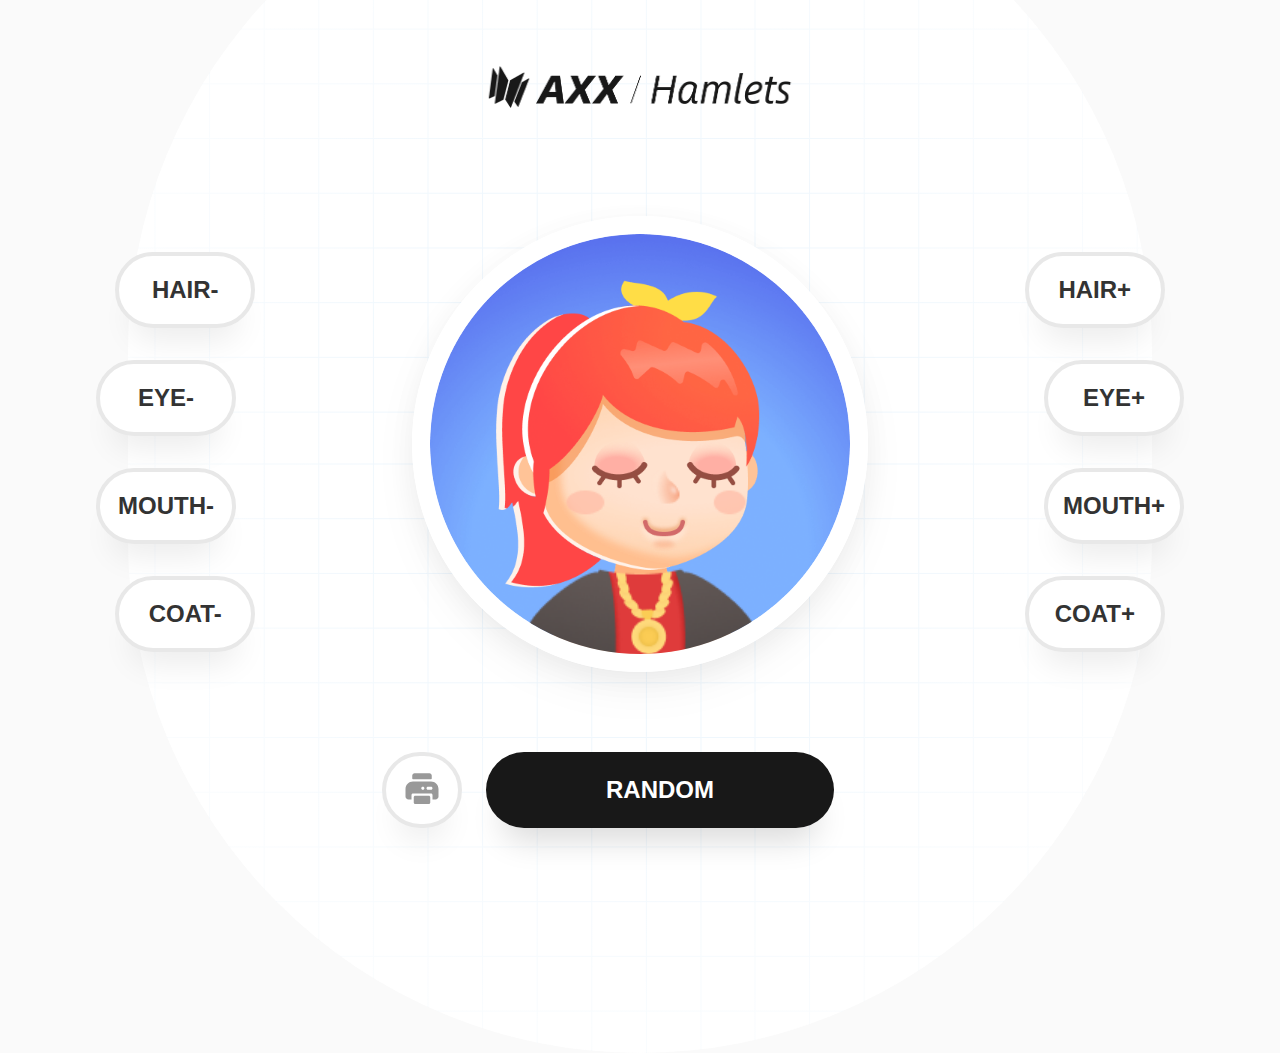
<file: 新建文件夹/index.html>
<!DOCTYPE html>
<html lang="en">
    <head>
        <meta charset="UTF-8">
        <link rel="stylesheet" type="text/css" href="css/style.css">
    </head>
    <body>
        <!-- <div id="mask" class="mask"></div> -->
            <div class="ctrl">
                <button id="ctrlBtn1" class="ctrlBtn">HAIR-</button>
                <button id="ctrlBtn2" class="ctrlBtn">HAIR+</button>
            </div>
            <div class="ctrl" style="top:12vh;width: 85%;" >
                <button id="ctrlBtn3" class="ctrlBtn">EYE-</button>
                <button id="ctrlBtn4" class="ctrlBtn">EYE+</button>
            </div>
            <div class="ctrl" style="top:24vh;width: 85%;" >
                <button id="ctrlBtn5" class="ctrlBtn">MOUTH-</button>
                <button id="ctrlBtn6" class="ctrlBtn">MOUTH+</button>
            </div>
            <div class="ctrl" style="top:36vh;" >
                <button id="ctrlBtn7" class="ctrlBtn">COAT-</button>
                <button id="ctrlBtn8" class="ctrlBtn">COAT+</button>
            </div>
        <div class="bgShape">
        </div>
        <div id="main" class="main">
            <img src="Maker.png"             style="transform:translate(-140px,-140px) scale(0.5); z-index: 0" alt="" id="bodyPics">
            <img src="eyes/eye (1).png"      style="transform:translate(88px,116px) scale(0.5);margin:-40px -66px;  z-index: 3" alt="" id="eyePics" >
            <img src="mouths/mouth (3).png"  style="transform:translate(123px,178px)scale(0.5);margin:-16px -32px;  z-index: 1" alt="" id="mouthPics">
            <img src="hairs/hair (11).png"   style="transform:translate(-153px,-143px)scale(0.5);z-index: 2" alt="" id="hairPics" >
            <img src="coats/coat (1).png"    style="transform:translate(33px,214px);  z-index: 1" alt="" id="coatPics" >
            <img src="noses/nose (1).png"    style="transform:translate(138px,152px); z-index: 0" alt="" id="nosePics" >
            <img src="blushes/blush (1).png" style="transform:translate(60px,166px);  z-index: 0" alt="" id="blushPics" >
        </div>
        <div class="bottom">
            <button id="print"class="ctrlBtn" style="padding:15px 2px;min-width: 80px;"><svg t="1599804632964" class="icon" viewBox="0 0 1024 1024" version="1.1" xmlns="http://www.w3.org/2000/svg" p-id="7557" width="36" height="36"><path d="M234.666667 128c0-34.133333 29.866667-64 64-64h426.666666c34.133333 0 64 29.866667 64 64v85.333333c0 12.8-8.533333 21.333333-21.333333 21.333334H256c-12.8 0-21.333333-8.533333-21.333333-21.333334V128zM277.333333 746.666667c0-25.6 17.066667-42.666667 42.666667-42.666667h384c25.6 0 42.666667 17.066667 42.666667 42.666667V896c0 25.6-17.066667 42.666667-42.666667 42.666667h-384c-25.6 0-42.666667-17.066667-42.666667-42.666667v-149.333333z" fill="#999" p-id="7558"></path><path d="M768 298.666667H256c-119.466667 0-213.333333 93.866667-213.333333 213.333333v213.333333c0 46.933333 38.4 85.333333 85.333333 85.333334h85.333333v-128c0-25.6 17.066667-42.666667 42.666667-42.666667h512c25.6 0 42.666667 17.066667 42.666667 42.666667v128h85.333333c46.933333 0 85.333333-38.4 85.333333-85.333334v-213.333333c0-119.466667-93.866667-213.333333-213.333333-213.333333z m-230.4 234.666666c-29.866667 0-46.933333-17.066667-46.933333-42.666666s17.066667-42.666667 42.666666-42.666667h4.266667c25.6 0 42.666667 17.066667 42.666667 42.666667s-17.066667 42.666667-42.666667 42.666666z m230.4 0h-85.333333c-25.6 0-42.666667-17.066667-42.666667-42.666666s17.066667-42.666667 42.666667-42.666667h85.333333c25.6 0 42.666667 17.066667 42.666667 42.666667s-17.066667 42.666667-42.666667 42.666666z" fill="#999" p-id="7559"></path></svg></button>
            <a id="btn" style="margin-left:24px;">RANDOM</a>
        </div>
        <img src="logo.png" style="position: absolute; width: 314px; height: 62px; margin-top: 56px; z-index: 2" alt="" >
        <div id="pic"style="position: absolute;margin-left:-32vw;margin-top: 16vh; width:10px; height:10px; background-color:rgba(255,255,255,0.01);z-index: 5;">
        <script src="js/jquery.min.js"></script>
        <script src="js/html2canvas.min.js"></script>
        <script src="js/random.js" ></script>
        <script src="js/ripple.js" ></script>
        <script src="js/preloadjs.min.js"></script>
        <script type="text/javascript">
                //预加载
                var preload = new createjs.LoadQueue(true);
                var mainfest = [
                  { src: "eyes/eye (1).png"},{ src: "eyes/eye (2).png"},{ src: "eyes/eye (3).png"},{ src: "eyes/eye (4).png"},{ src: "eyes/eye (5).png"},
                  { src: "eyes/eye (6).png"},{ src: "eyes/eye (7).png"},{ src: "eyes/eye (8).png"},{ src: "eyes/eye (9).png"},{ src: "eyes/eye (10).png"},
                  { src: "eyes/eye (11).png"},

                  { src: "hairs/hair (1).png"},{ src: "hairs/hair (2).png"},{ src: "hairs/hair (3).png"},{ src: "hairs/hair (4).png"},{ src: "hairs/hair (5).png"},
                  { src: "hairs/hair (6).png"},{ src: "hairs/hair (7).png"},{ src: "hairs/hair (8).png"},{ src: "hairs/hair (9).png"},{ src: "hairs/hair (10).png"},
                  { src: "hairs/hair (11).png"},{ src: "hairs/hair (12).png"},{ src: "hairs/hair (13).png"},{ src: "hairs/hair (14).png"},{ src: "hairs/hair (15).png"},
                  { src: "hairs/hair (16).png"},{ src: "hairs/hair (17).png"},{ src: "hairs/hair (18).png"},{ src: "hairs/hair (19).png"},
                  
                  { src: "mouths/mouth (1).png"},{ src: "mouths/mouth (2).png"},{ src: "mouths/mouth (3).png"},{ src: "mouths/mouth (4).png"},{ src: "mouths/mouth (5).png"},
                  { src: "mouths/mouth (6).png"},{ src: "mouths/mouth (7).png"},{ src: "mouths/mouth (8).png"},{ src: "mouths/mouth (9).png"},

                  { src: "coats/coat (1).png"},{ src: "coats/coat (2).png"},{ src: "coats/coat (3).png"},{ src: "coats/coat (4).png"},{ src: "coats/coat (5).png"},
                  { src: "coats/coat (6).png"},{ src: "coats/coat (7).png"},{ src: "coats/coat (8).png"},

                  { src: "blushes/blush (1).png"},{ src: "blushes/blush (2).png"},{ src: "blushes/blush (3).png"},{ src: "blushes/blush (4).png"},
                  { src: "blushes/blush (5).png"},{ src: "blushes/blush (6).png"},

                  { src: "noses/nose (1).png"},{ src: "noses/nose (2).png"},{ src: "noses/nose (3).png"},{ src: "noses/nose (4).png"},
                ];
                //加载队列变化时的回调
                preload.addEventListener("progress", handleFileProgress);
                //加载全部完成时的回调
                preload.addEventListener("complete", loadComplete);
                function handleFileProgress(){
                    console.log('加载完毕其一')
                }
                function loadComplete(){
                    console.log('全体加载完成')
                }
                preload.loadManifest(mainfest);

        </script>
    </body>
</html>
</file>
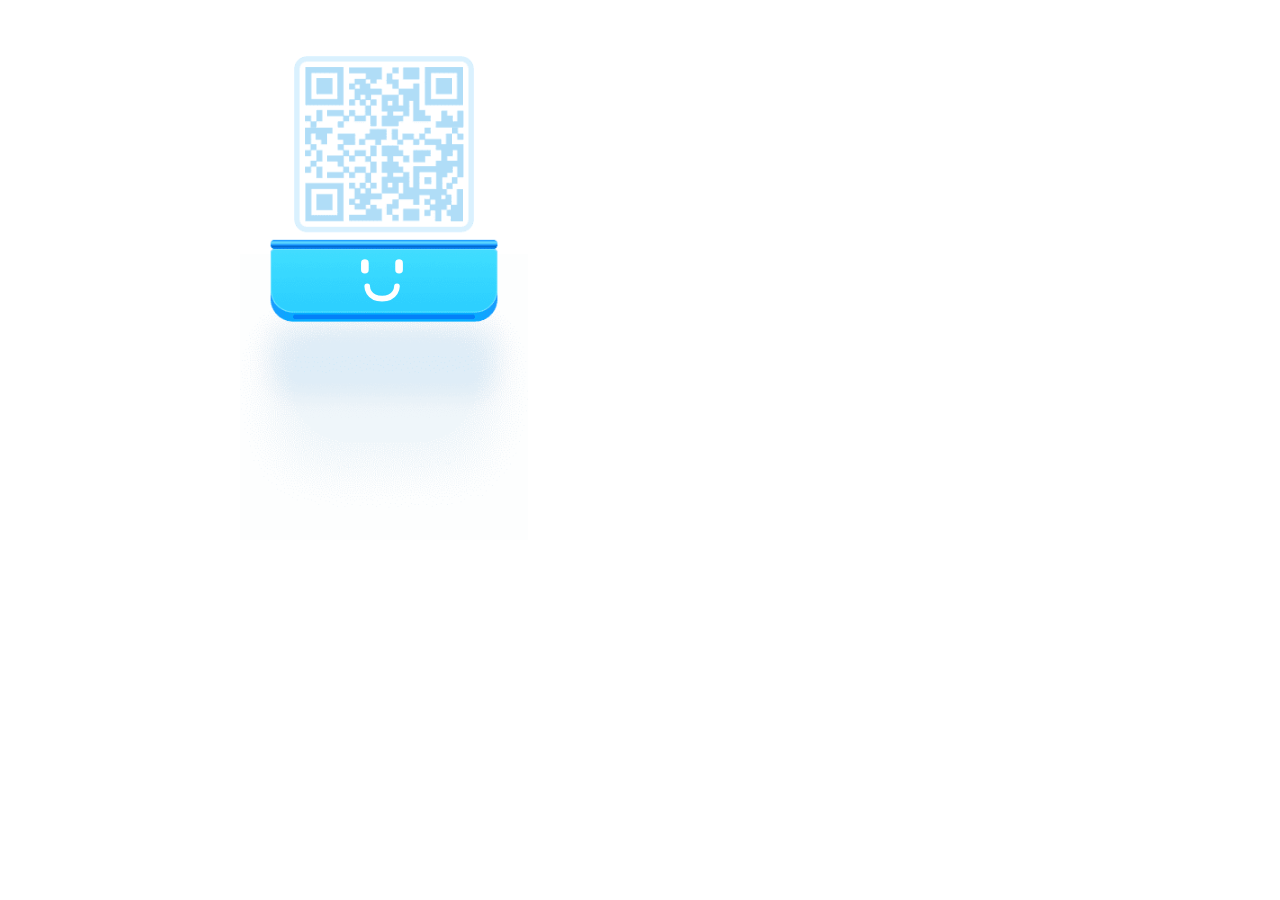
<file: data1.html>
<html xmlns="http://www.w3.org/1999/xhtml">
<meta charset="UTF-8">
<head>
    <style>
        body{
            background-color:#ffffff;
            margin: 0px;
            height: 100%;
            overflow: hidden;
        }
        #lottie{
            background-color:#ffffff;
            width:60%;
            height:60%;
            display:block;
            overflow: hidden;
            transform: translate3d(0,0,0);
            text-align: center;
            opacity: 1;
        }

    </style>
</head>
<body>
<!-- build:scripto --><script>(typeof navigator !== "undefined") && (function(root, factory) {
    if (typeof define === "function" && define.amd) {
        define(function() {
            return factory(root);
        });
    } else if (typeof module === "object" && module.exports) {
        module.exports = factory(root);
    } else {
        root.lottie = factory(root);
        root.bodymovin = root.lottie;
    }
}((window || {}), function(window) {
	"use strict";var svgNS="http://www.w3.org/2000/svg",locationHref="",initialDefaultFrame=-999999,subframeEnabled=!0,expressionsPlugin,isSafari=/^((?!chrome|android).)*safari/i.test(navigator.userAgent),cachedColors={},bm_rounder=Math.round,bm_rnd,bm_pow=Math.pow,bm_sqrt=Math.sqrt,bm_abs=Math.abs,bm_floor=Math.floor,bm_max=Math.max,bm_min=Math.min,blitter=10,BMMath={};function ProjectInterface(){return{}}!function(){var t,e=["abs","acos","acosh","asin","asinh","atan","atanh","atan2","ceil","cbrt","expm1","clz32","cos","cosh","exp","floor","fround","hypot","imul","log","log1p","log2","log10","max","min","pow","random","round","sign","sin","sinh","sqrt","tan","tanh","trunc","E","LN10","LN2","LOG10E","LOG2E","PI","SQRT1_2","SQRT2"],r=e.length;for(t=0;t<r;t+=1)BMMath[e[t]]=Math[e[t]]}(),BMMath.random=Math.random,BMMath.abs=function(t){if("object"===typeof t&&t.length){var e,r=createSizedArray(t.length),i=t.length;for(e=0;e<i;e+=1)r[e]=Math.abs(t[e]);return r}return Math.abs(t)};var defaultCurveSegments=150,degToRads=Math.PI/180,roundCorner=.5519;function roundValues(t){bm_rnd=t?Math.round:function(t){return t}}function styleDiv(t){t.style.position="absolute",t.style.top=0,t.style.left=0,t.style.display="block",t.style.transformOrigin=t.style.webkitTransformOrigin="0 0",t.style.backfaceVisibility=t.style.webkitBackfaceVisibility="visible",t.style.transformStyle=t.style.webkitTransformStyle=t.style.mozTransformStyle="preserve-3d"}function BMEnterFrameEvent(t,e,r,i){this.type=t,this.currentTime=e,this.totalTime=r,this.direction=i<0?-1:1}function BMCompleteEvent(t,e){this.type=t,this.direction=e<0?-1:1}function BMCompleteLoopEvent(t,e,r,i){this.type=t,this.currentLoop=r,this.totalLoops=e,this.direction=i<0?-1:1}function BMSegmentStartEvent(t,e,r){this.type=t,this.firstFrame=e,this.totalFrames=r}function BMDestroyEvent(t,e){this.type=t,this.target=e}function BMRenderFrameErrorEvent(t,e){this.type="renderFrameError",this.nativeError=t,this.currentTime=e}function BMConfigErrorEvent(t){this.type="configError",this.nativeError=t}function BMAnimationConfigErrorEvent(t,e){this.type=t,this.nativeError=e,this.currentTime=currentTime}roundValues(!1);var createElementID=(G=0,function(){return"__lottie_element_"+ ++G}),G;function HSVtoRGB(t,e,r){var i,s,a,n,o,h,l,p;switch(h=r*(1-e),l=r*(1-(o=6*t-(n=Math.floor(6*t)))*e),p=r*(1-(1-o)*e),n%6){case 0:i=r,s=p,a=h;break;case 1:i=l,s=r,a=h;break;case 2:i=h,s=r,a=p;break;case 3:i=h,s=l,a=r;break;case 4:i=p,s=h,a=r;break;case 5:i=r,s=h,a=l}return[i,s,a]}function RGBtoHSV(t,e,r){var i,s=Math.max(t,e,r),a=Math.min(t,e,r),n=s-a,o=0===s?0:n/s,h=s/255;switch(s){case a:i=0;break;case t:i=e-r+n*(e<r?6:0),i/=6*n;break;case e:i=r-t+2*n,i/=6*n;break;case r:i=t-e+4*n,i/=6*n}return[i,o,h]}function addSaturationToRGB(t,e){var r=RGBtoHSV(255*t[0],255*t[1],255*t[2]);return r[1]+=e,1<r[1]?r[1]=1:r[1]<=0&&(r[1]=0),HSVtoRGB(r[0],r[1],r[2])}function addBrightnessToRGB(t,e){var r=RGBtoHSV(255*t[0],255*t[1],255*t[2]);return r[2]+=e,1<r[2]?r[2]=1:r[2]<0&&(r[2]=0),HSVtoRGB(r[0],r[1],r[2])}function addHueToRGB(t,e){var r=RGBtoHSV(255*t[0],255*t[1],255*t[2]);return r[0]+=e/360,1<r[0]?r[0]-=1:r[0]<0&&(r[0]+=1),HSVtoRGB(r[0],r[1],r[2])}var rgbToHex=function(){var t,e,i=[];for(t=0;t<256;t+=1)e=t.toString(16),i[t]=1==e.length?"0"+e:e;return function(t,e,r){return t<0&&(t=0),e<0&&(e=0),r<0&&(r=0),"#"+i[t]+i[e]+i[r]}}();function BaseEvent(){}BaseEvent.prototype={triggerEvent:function(t,e){if(this._cbs[t])for(var r=this._cbs[t].length,i=0;i<r;i++)this._cbs[t][i](e)},addEventListener:function(t,e){return this._cbs[t]||(this._cbs[t]=[]),this._cbs[t].push(e),function(){this.removeEventListener(t,e)}.bind(this)},removeEventListener:function(t,e){if(e){if(this._cbs[t]){for(var r=0,i=this._cbs[t].length;r<i;)this._cbs[t][r]===e&&(this._cbs[t].splice(r,1),r-=1,i-=1),r+=1;this._cbs[t].length||(this._cbs[t]=null)}}else this._cbs[t]=null}};var createTypedArray="function"==typeof Uint8ClampedArray&&"function"==typeof Float32Array?function(t,e){return"float32"===t?new Float32Array(e):"int16"===t?new Int16Array(e):"uint8c"===t?new Uint8ClampedArray(e):void 0}:function(t,e){var r,i=0,s=[];switch(t){case"int16":case"uint8c":r=1;break;default:r=1.1}for(i=0;i<e;i+=1)s.push(r);return s};function createSizedArray(t){return Array.apply(null,{length:t})}function createNS(t){return document.createElementNS(svgNS,t)}function createTag(t){return document.createElement(t)}function DynamicPropertyContainer(){}DynamicPropertyContainer.prototype={addDynamicProperty:function(t){-1===this.dynamicProperties.indexOf(t)&&(this.dynamicProperties.push(t),this.container.addDynamicProperty(this),this._isAnimated=!0)},iterateDynamicProperties:function(){this._mdf=!1;var t,e=this.dynamicProperties.length;for(t=0;t<e;t+=1)this.dynamicProperties[t].getValue(),this.dynamicProperties[t]._mdf&&(this._mdf=!0)},initDynamicPropertyContainer:function(t){this.container=t,this.dynamicProperties=[],this._mdf=!1,this._isAnimated=!1}};var getBlendMode=(Pa={0:"source-over",1:"multiply",2:"screen",3:"overlay",4:"darken",5:"lighten",6:"color-dodge",7:"color-burn",8:"hard-light",9:"soft-light",10:"difference",11:"exclusion",12:"hue",13:"saturation",14:"color",15:"luminosity"},function(t){return Pa[t]||""}),Pa,Matrix=function(){var s=Math.cos,a=Math.sin,n=Math.tan,i=Math.round;function t(){return this.props[0]=1,this.props[1]=0,this.props[2]=0,this.props[3]=0,this.props[4]=0,this.props[5]=1,this.props[6]=0,this.props[7]=0,this.props[8]=0,this.props[9]=0,this.props[10]=1,this.props[11]=0,this.props[12]=0,this.props[13]=0,this.props[14]=0,this.props[15]=1,this}function e(t){if(0===t)return this;var e=s(t),r=a(t);return this._t(e,-r,0,0,r,e,0,0,0,0,1,0,0,0,0,1)}function r(t){if(0===t)return this;var e=s(t),r=a(t);return this._t(1,0,0,0,0,e,-r,0,0,r,e,0,0,0,0,1)}function o(t){if(0===t)return this;var e=s(t),r=a(t);return this._t(e,0,r,0,0,1,0,0,-r,0,e,0,0,0,0,1)}function h(t){if(0===t)return this;var e=s(t),r=a(t);return this._t(e,-r,0,0,r,e,0,0,0,0,1,0,0,0,0,1)}function l(t,e){return this._t(1,e,t,1,0,0)}function p(t,e){return this.shear(n(t),n(e))}function f(t,e){var r=s(e),i=a(e);return this._t(r,i,0,0,-i,r,0,0,0,0,1,0,0,0,0,1)._t(1,0,0,0,n(t),1,0,0,0,0,1,0,0,0,0,1)._t(r,-i,0,0,i,r,0,0,0,0,1,0,0,0,0,1)}function m(t,e,r){return r||0===r||(r=1),1===t&&1===e&&1===r?this:this._t(t,0,0,0,0,e,0,0,0,0,r,0,0,0,0,1)}function c(t,e,r,i,s,a,n,o,h,l,p,f,m,c,d,u){return this.props[0]=t,this.props[1]=e,this.props[2]=r,this.props[3]=i,this.props[4]=s,this.props[5]=a,this.props[6]=n,this.props[7]=o,this.props[8]=h,this.props[9]=l,this.props[10]=p,this.props[11]=f,this.props[12]=m,this.props[13]=c,this.props[14]=d,this.props[15]=u,this}function d(t,e,r){return r=r||0,0!==t||0!==e||0!==r?this._t(1,0,0,0,0,1,0,0,0,0,1,0,t,e,r,1):this}function u(t,e,r,i,s,a,n,o,h,l,p,f,m,c,d,u){var y=this.props;if(1===t&&0===e&&0===r&&0===i&&0===s&&1===a&&0===n&&0===o&&0===h&&0===l&&1===p&&0===f)return y[12]=y[12]*t+y[15]*m,y[13]=y[13]*a+y[15]*c,y[14]=y[14]*p+y[15]*d,y[15]=y[15]*u,this._identityCalculated=!1,this;var g=y[0],v=y[1],b=y[2],E=y[3],x=y[4],P=y[5],S=y[6],_=y[7],C=y[8],A=y[9],T=y[10],k=y[11],M=y[12],D=y[13],w=y[14],F=y[15];return y[0]=g*t+v*s+b*h+E*m,y[1]=g*e+v*a+b*l+E*c,y[2]=g*r+v*n+b*p+E*d,y[3]=g*i+v*o+b*f+E*u,y[4]=x*t+P*s+S*h+_*m,y[5]=x*e+P*a+S*l+_*c,y[6]=x*r+P*n+S*p+_*d,y[7]=x*i+P*o+S*f+_*u,y[8]=C*t+A*s+T*h+k*m,y[9]=C*e+A*a+T*l+k*c,y[10]=C*r+A*n+T*p+k*d,y[11]=C*i+A*o+T*f+k*u,y[12]=M*t+D*s+w*h+F*m,y[13]=M*e+D*a+w*l+F*c,y[14]=M*r+D*n+w*p+F*d,y[15]=M*i+D*o+w*f+F*u,this._identityCalculated=!1,this}function y(){return this._identityCalculated||(this._identity=!(1!==this.props[0]||0!==this.props[1]||0!==this.props[2]||0!==this.props[3]||0!==this.props[4]||1!==this.props[5]||0!==this.props[6]||0!==this.props[7]||0!==this.props[8]||0!==this.props[9]||1!==this.props[10]||0!==this.props[11]||0!==this.props[12]||0!==this.props[13]||0!==this.props[14]||1!==this.props[15]),this._identityCalculated=!0),this._identity}function g(t){for(var e=0;e<16;){if(t.props[e]!==this.props[e])return!1;e+=1}return!0}function v(t){var e;for(e=0;e<16;e+=1)t.props[e]=this.props[e]}function b(t){var e;for(e=0;e<16;e+=1)this.props[e]=t[e]}function E(t,e,r){return{x:t*this.props[0]+e*this.props[4]+r*this.props[8]+this.props[12],y:t*this.props[1]+e*this.props[5]+r*this.props[9]+this.props[13],z:t*this.props[2]+e*this.props[6]+r*this.props[10]+this.props[14]}}function x(t,e,r){return t*this.props[0]+e*this.props[4]+r*this.props[8]+this.props[12]}function P(t,e,r){return t*this.props[1]+e*this.props[5]+r*this.props[9]+this.props[13]}function S(t,e,r){return t*this.props[2]+e*this.props[6]+r*this.props[10]+this.props[14]}function _(){var t=this.props[0]*this.props[5]-this.props[1]*this.props[4],e=this.props[5]/t,r=-this.props[1]/t,i=-this.props[4]/t,s=this.props[0]/t,a=(this.props[4]*this.props[13]-this.props[5]*this.props[12])/t,n=-(this.props[0]*this.props[13]-this.props[1]*this.props[12])/t,o=new Matrix;return o.props[0]=e,o.props[1]=r,o.props[4]=i,o.props[5]=s,o.props[12]=a,o.props[13]=n,o}function C(t){return this.getInverseMatrix().applyToPointArray(t[0],t[1],t[2]||0)}function A(t){var e,r=t.length,i=[];for(e=0;e<r;e+=1)i[e]=C(t[e]);return i}function T(t,e,r){var i=createTypedArray("float32",6);if(this.isIdentity())i[0]=t[0],i[1]=t[1],i[2]=e[0],i[3]=e[1],i[4]=r[0],i[5]=r[1];else{var s=this.props[0],a=this.props[1],n=this.props[4],o=this.props[5],h=this.props[12],l=this.props[13];i[0]=t[0]*s+t[1]*n+h,i[1]=t[0]*a+t[1]*o+l,i[2]=e[0]*s+e[1]*n+h,i[3]=e[0]*a+e[1]*o+l,i[4]=r[0]*s+r[1]*n+h,i[5]=r[0]*a+r[1]*o+l}return i}function k(t,e,r){return this.isIdentity()?[t,e,r]:[t*this.props[0]+e*this.props[4]+r*this.props[8]+this.props[12],t*this.props[1]+e*this.props[5]+r*this.props[9]+this.props[13],t*this.props[2]+e*this.props[6]+r*this.props[10]+this.props[14]]}function M(t,e){if(this.isIdentity())return t+","+e;var r=this.props;return Math.round(100*(t*r[0]+e*r[4]+r[12]))/100+","+Math.round(100*(t*r[1]+e*r[5]+r[13]))/100}function D(){for(var t=0,e=this.props,r="matrix3d(";t<16;)r+=i(1e4*e[t])/1e4,r+=15===t?")":",",t+=1;return r}function w(t){return t<1e-6&&0<t||-1e-6<t&&t<0?i(1e4*t)/1e4:t}function F(){var t=this.props;return"matrix("+w(t[0])+","+w(t[1])+","+w(t[4])+","+w(t[5])+","+w(t[12])+","+w(t[13])+")"}return function(){this.reset=t,this.rotate=e,this.rotateX=r,this.rotateY=o,this.rotateZ=h,this.skew=p,this.skewFromAxis=f,this.shear=l,this.scale=m,this.setTransform=c,this.translate=d,this.transform=u,this.applyToPoint=E,this.applyToX=x,this.applyToY=P,this.applyToZ=S,this.applyToPointArray=k,this.applyToTriplePoints=T,this.applyToPointStringified=M,this.toCSS=D,this.to2dCSS=F,this.clone=v,this.cloneFromProps=b,this.equals=g,this.inversePoints=A,this.inversePoint=C,this.getInverseMatrix=_,this._t=this.transform,this.isIdentity=y,this._identity=!0,this._identityCalculated=!1,this.props=createTypedArray("float32",16),this.reset()}}();!function(o,h){var l,p=this,f=256,m=6,c="random",d=h.pow(f,m),u=h.pow(2,52),y=2*u,g=f-1;function v(t){var e,r=t.length,n=this,i=0,s=n.i=n.j=0,a=n.S=[];for(r||(t=[r++]);i<f;)a[i]=i++;for(i=0;i<f;i++)a[i]=a[s=g&s+t[i%r]+(e=a[i])],a[s]=e;n.g=function(t){for(var e,r=0,i=n.i,s=n.j,a=n.S;t--;)e=a[i=g&i+1],r=r*f+a[g&(a[i]=a[s=g&s+e])+(a[s]=e)];return n.i=i,n.j=s,r}}function b(t,e){return e.i=t.i,e.j=t.j,e.S=t.S.slice(),e}function E(t,e){for(var r,i=t+"",s=0;s<i.length;)e[g&s]=g&(r^=19*e[g&s])+i.charCodeAt(s++);return x(e)}function x(t){return String.fromCharCode.apply(0,t)}h["seed"+c]=function(t,e,r){var i=[],s=E(function t(e,r){var i,s=[],a=typeof e;if(r&&"object"==a)for(i in e)try{s.push(t(e[i],r-1))}catch(t){}return s.length?s:"string"==a?e:e+"\0"}((e=!0===e?{entropy:!0}:e||{}).entropy?[t,x(o)]:null===t?function(){try{if(l)return x(l.randomBytes(f));var t=new Uint8Array(f);return(p.crypto||p.msCrypto).getRandomValues(t),x(t)}catch(t){var e=p.navigator,r=e&&e.plugins;return[+new Date,p,r,p.screen,x(o)]}}():t,3),i),a=new v(i),n=function(){for(var t=a.g(m),e=d,r=0;t<u;)t=(t+r)*f,e*=f,r=a.g(1);for(;y<=t;)t/=2,e/=2,r>>>=1;return(t+r)/e};return n.int32=function(){return 0|a.g(4)},n.quick=function(){return a.g(4)/4294967296},n.double=n,E(x(a.S),o),(e.pass||r||function(t,e,r,i){return i&&(i.S&&b(i,a),t.state=function(){return b(a,{})}),r?(h[c]=t,e):t})(n,s,"global"in e?e.global:this==h,e.state)},E(h.random(),o)}([],BMMath);var BezierFactory=function(){var t={getBezierEasing:function(t,e,r,i,s){var a=s||("bez_"+t+"_"+e+"_"+r+"_"+i).replace(/\./g,"p");if(o[a])return o[a];var n=new h([t,e,r,i]);return o[a]=n}},o={};var l=11,p=1/(l-1),e="function"==typeof Float32Array;function i(t,e){return 1-3*e+3*t}function s(t,e){return 3*e-6*t}function a(t){return 3*t}function f(t,e,r){return((i(e,r)*t+s(e,r))*t+a(e))*t}function m(t,e,r){return 3*i(e,r)*t*t+2*s(e,r)*t+a(e)}function h(t){this._p=t,this._mSampleValues=e?new Float32Array(l):new Array(l),this._precomputed=!1,this.get=this.get.bind(this)}return h.prototype={get:function(t){var e=this._p[0],r=this._p[1],i=this._p[2],s=this._p[3];return this._precomputed||this._precompute(),e===r&&i===s?t:0===t?0:1===t?1:f(this._getTForX(t),r,s)},_precompute:function(){var t=this._p[0],e=this._p[1],r=this._p[2],i=this._p[3];this._precomputed=!0,t===e&&r===i||this._calcSampleValues()},_calcSampleValues:function(){for(var t=this._p[0],e=this._p[2],r=0;r<l;++r)this._mSampleValues[r]=f(r*p,t,e)},_getTForX:function(t){for(var e=this._p[0],r=this._p[2],i=this._mSampleValues,s=0,a=1,n=l-1;a!==n&&i[a]<=t;++a)s+=p;var o=s+(t-i[--a])/(i[a+1]-i[a])*p,h=m(o,e,r);return.001<=h?function(t,e,r,i){for(var s=0;s<4;++s){var a=m(e,r,i);if(0===a)return e;e-=(f(e,r,i)-t)/a}return e}(t,o,e,r):0===h?o:function(t,e,r,i,s){for(var a,n,o=0;0<(a=f(n=e+(r-e)/2,i,s)-t)?r=n:e=n,1e-7<Math.abs(a)&&++o<10;);return n}(t,s,s+p,e,r)}},t}();function extendPrototype(t,e){var r,i,s=t.length;for(r=0;r<s;r+=1)for(var a in i=t[r].prototype)i.hasOwnProperty(a)&&(e.prototype[a]=i[a])}function getDescriptor(t,e){return Object.getOwnPropertyDescriptor(t,e)}function createProxyFunction(t){function e(){}return e.prototype=t,e}function bezFunction(){Math;function y(t,e,r,i,s,a){var n=t*i+e*s+r*a-s*i-a*t-r*e;return-.001<n&&n<.001}var p=function(t,e,r,i){var s,a,n,o,h,l,p=defaultCurveSegments,f=0,m=[],c=[],d=bezier_length_pool.newElement();for(n=r.length,s=0;s<p;s+=1){for(h=s/(p-1),a=l=0;a<n;a+=1)o=bm_pow(1-h,3)*t[a]+3*bm_pow(1-h,2)*h*r[a]+3*(1-h)*bm_pow(h,2)*i[a]+bm_pow(h,3)*e[a],m[a]=o,null!==c[a]&&(l+=bm_pow(m[a]-c[a],2)),c[a]=m[a];l&&(f+=l=bm_sqrt(l)),d.percents[s]=h,d.lengths[s]=f}return d.addedLength=f,d};function g(t){this.segmentLength=0,this.points=new Array(t)}function v(t,e){this.partialLength=t,this.point=e}var b,t=(b={},function(t,e,r,i){var s=(t[0]+"_"+t[1]+"_"+e[0]+"_"+e[1]+"_"+r[0]+"_"+r[1]+"_"+i[0]+"_"+i[1]).replace(/\./g,"p");if(!b[s]){var a,n,o,h,l,p,f,m=defaultCurveSegments,c=0,d=null;2===t.length&&(t[0]!=e[0]||t[1]!=e[1])&&y(t[0],t[1],e[0],e[1],t[0]+r[0],t[1]+r[1])&&y(t[0],t[1],e[0],e[1],e[0]+i[0],e[1]+i[1])&&(m=2);var u=new g(m);for(o=r.length,a=0;a<m;a+=1){for(f=createSizedArray(o),l=a/(m-1),n=p=0;n<o;n+=1)h=bm_pow(1-l,3)*t[n]+3*bm_pow(1-l,2)*l*(t[n]+r[n])+3*(1-l)*bm_pow(l,2)*(e[n]+i[n])+bm_pow(l,3)*e[n],f[n]=h,null!==d&&(p+=bm_pow(f[n]-d[n],2));c+=p=bm_sqrt(p),u.points[a]=new v(p,f),d=f}u.segmentLength=c,b[s]=u}return b[s]});function M(t,e){var r=e.percents,i=e.lengths,s=r.length,a=bm_floor((s-1)*t),n=t*e.addedLength,o=0;if(a===s-1||0===a||n===i[a])return r[a];for(var h=i[a]>n?-1:1,l=!0;l;)if(i[a]<=n&&i[a+1]>n?(o=(n-i[a])/(i[a+1]-i[a]),l=!1):a+=h,a<0||s-1<=a){if(a===s-1)return r[a];l=!1}return r[a]+(r[a+1]-r[a])*o}var D=createTypedArray("float32",8);return{getSegmentsLength:function(t){var e,r=segments_length_pool.newElement(),i=t.c,s=t.v,a=t.o,n=t.i,o=t._length,h=r.lengths,l=0;for(e=0;e<o-1;e+=1)h[e]=p(s[e],s[e+1],a[e],n[e+1]),l+=h[e].addedLength;return i&&o&&(h[e]=p(s[e],s[0],a[e],n[0]),l+=h[e].addedLength),r.totalLength=l,r},getNewSegment:function(t,e,r,i,s,a,n){var o,h=M(s=s<0?0:1<s?1:s,n),l=M(a=1<a?1:a,n),p=t.length,f=1-h,m=1-l,c=f*f*f,d=h*f*f*3,u=h*h*f*3,y=h*h*h,g=f*f*m,v=h*f*m+f*h*m+f*f*l,b=h*h*m+f*h*l+h*f*l,E=h*h*l,x=f*m*m,P=h*m*m+f*l*m+f*m*l,S=h*l*m+f*l*l+h*m*l,_=h*l*l,C=m*m*m,A=l*m*m+m*l*m+m*m*l,T=l*l*m+m*l*l+l*m*l,k=l*l*l;for(o=0;o<p;o+=1)D[4*o]=Math.round(1e3*(c*t[o]+d*r[o]+u*i[o]+y*e[o]))/1e3,D[4*o+1]=Math.round(1e3*(g*t[o]+v*r[o]+b*i[o]+E*e[o]))/1e3,D[4*o+2]=Math.round(1e3*(x*t[o]+P*r[o]+S*i[o]+_*e[o]))/1e3,D[4*o+3]=Math.round(1e3*(C*t[o]+A*r[o]+T*i[o]+k*e[o]))/1e3;return D},getPointInSegment:function(t,e,r,i,s,a){var n=M(s,a),o=1-n;return[Math.round(1e3*(o*o*o*t[0]+(n*o*o+o*n*o+o*o*n)*r[0]+(n*n*o+o*n*n+n*o*n)*i[0]+n*n*n*e[0]))/1e3,Math.round(1e3*(o*o*o*t[1]+(n*o*o+o*n*o+o*o*n)*r[1]+(n*n*o+o*n*n+n*o*n)*i[1]+n*n*n*e[1]))/1e3]},buildBezierData:t,pointOnLine2D:y,pointOnLine3D:function(t,e,r,i,s,a,n,o,h){if(0===r&&0===a&&0===h)return y(t,e,i,s,n,o);var l,p=Math.sqrt(Math.pow(i-t,2)+Math.pow(s-e,2)+Math.pow(a-r,2)),f=Math.sqrt(Math.pow(n-t,2)+Math.pow(o-e,2)+Math.pow(h-r,2)),m=Math.sqrt(Math.pow(n-i,2)+Math.pow(o-s,2)+Math.pow(h-a,2));return-1e-4<(l=f<p?m<p?p-f-m:m-f-p:f<m?m-f-p:f-p-m)&&l<1e-4}}}!function(){for(var a=0,t=["ms","moz","webkit","o"],e=0;e<t.length&&!window.requestAnimationFrame;++e)window.requestAnimationFrame=window[t[e]+"RequestAnimationFrame"],window.cancelAnimationFrame=window[t[e]+"CancelAnimationFrame"]||window[t[e]+"CancelRequestAnimationFrame"];window.requestAnimationFrame||(window.requestAnimationFrame=function(t,e){var r=(new Date).getTime(),i=Math.max(0,16-(r-a)),s=setTimeout(function(){t(r+i)},i);return a=r+i,s}),window.cancelAnimationFrame||(window.cancelAnimationFrame=function(t){clearTimeout(t)})}();var bez=bezFunction();function dataFunctionManager(){function f(t,e,r){var i,s,a,n,o,h,l=t.length;for(s=0;s<l;s+=1)if("ks"in(i=t[s])&&!i.completed){if(i.completed=!0,i.tt&&(t[s-1].td=i.tt),[],-1,i.hasMask){var p=i.masksProperties;for(n=p.length,a=0;a<n;a+=1)if(p[a].pt.k.i)d(p[a].pt.k);else for(h=p[a].pt.k.length,o=0;o<h;o+=1)p[a].pt.k[o].s&&d(p[a].pt.k[o].s[0]),p[a].pt.k[o].e&&d(p[a].pt.k[o].e[0])}0===i.ty?(i.layers=m(i.refId,e),f(i.layers,e,r)):4===i.ty?c(i.shapes):5==i.ty&&u(i,r)}}function m(t,e){for(var r=0,i=e.length;r<i;){if(e[r].id===t)return e[r].layers.__used?JSON.parse(JSON.stringify(e[r].layers)):(e[r].layers.__used=!0,e[r].layers);r+=1}}function c(t){var e,r,i;for(e=t.length-1;0<=e;e-=1)if("sh"==t[e].ty){if(t[e].ks.k.i)d(t[e].ks.k);else for(i=t[e].ks.k.length,r=0;r<i;r+=1)t[e].ks.k[r].s&&d(t[e].ks.k[r].s[0]),t[e].ks.k[r].e&&d(t[e].ks.k[r].e[0]);!0}else"gr"==t[e].ty&&c(t[e].it)}function d(t){var e,r=t.i.length;for(e=0;e<r;e+=1)t.i[e][0]+=t.v[e][0],t.i[e][1]+=t.v[e][1],t.o[e][0]+=t.v[e][0],t.o[e][1]+=t.v[e][1]}function o(t,e){var r=e?e.split("."):[100,100,100];return t[0]>r[0]||!(r[0]>t[0])&&(t[1]>r[1]||!(r[1]>t[1])&&(t[2]>r[2]||!(r[2]>t[2])&&void 0))}var h,r=function(){var i=[4,4,14];function s(t){var e,r,i,s=t.length;for(e=0;e<s;e+=1)5===t[e].ty&&(r=t[e],void 0,i=r.t.d,r.t.d={k:[{s:i,t:0}]})}return function(t){if(o(i,t.v)&&(s(t.layers),t.assets)){var e,r=t.assets.length;for(e=0;e<r;e+=1)t.assets[e].layers&&s(t.assets[e].layers)}}}(),i=(h=[4,7,99],function(t){if(t.chars&&!o(h,t.v)){var e,r,i,s,a,n=t.chars.length;for(e=0;e<n;e+=1)if(t.chars[e].data&&t.chars[e].data.shapes)for(i=(a=t.chars[e].data.shapes[0].it).length,r=0;r<i;r+=1)(s=a[r].ks.k).__converted||(d(a[r].ks.k),s.__converted=!0)}}),s=function(){var i=[4,1,9];function a(t){var e,r,i,s=t.length;for(e=0;e<s;e+=1)if("gr"===t[e].ty)a(t[e].it);else if("fl"===t[e].ty||"st"===t[e].ty)if(t[e].c.k&&t[e].c.k[0].i)for(i=t[e].c.k.length,r=0;r<i;r+=1)t[e].c.k[r].s&&(t[e].c.k[r].s[0]/=255,t[e].c.k[r].s[1]/=255,t[e].c.k[r].s[2]/=255,t[e].c.k[r].s[3]/=255),t[e].c.k[r].e&&(t[e].c.k[r].e[0]/=255,t[e].c.k[r].e[1]/=255,t[e].c.k[r].e[2]/=255,t[e].c.k[r].e[3]/=255);else t[e].c.k[0]/=255,t[e].c.k[1]/=255,t[e].c.k[2]/=255,t[e].c.k[3]/=255}function s(t){var e,r=t.length;for(e=0;e<r;e+=1)4===t[e].ty&&a(t[e].shapes)}return function(t){if(o(i,t.v)&&(s(t.layers),t.assets)){var e,r=t.assets.length;for(e=0;e<r;e+=1)t.assets[e].layers&&s(t.assets[e].layers)}}}(),a=function(){var i=[4,4,18];function l(t){var e,r,i;for(e=t.length-1;0<=e;e-=1)if("sh"==t[e].ty){if(t[e].ks.k.i)t[e].ks.k.c=t[e].closed;else for(i=t[e].ks.k.length,r=0;r<i;r+=1)t[e].ks.k[r].s&&(t[e].ks.k[r].s[0].c=t[e].closed),t[e].ks.k[r].e&&(t[e].ks.k[r].e[0].c=t[e].closed);!0}else"gr"==t[e].ty&&l(t[e].it)}function s(t){var e,r,i,s,a,n,o=t.length;for(r=0;r<o;r+=1){if((e=t[r]).hasMask){var h=e.masksProperties;for(s=h.length,i=0;i<s;i+=1)if(h[i].pt.k.i)h[i].pt.k.c=h[i].cl;else for(n=h[i].pt.k.length,a=0;a<n;a+=1)h[i].pt.k[a].s&&(h[i].pt.k[a].s[0].c=h[i].cl),h[i].pt.k[a].e&&(h[i].pt.k[a].e[0].c=h[i].cl)}4===e.ty&&l(e.shapes)}}return function(t){if(o(i,t.v)&&(s(t.layers),t.assets)){var e,r=t.assets.length;for(e=0;e<r;e+=1)t.assets[e].layers&&s(t.assets[e].layers)}}}();function u(t,e){0!==t.t.a.length||"m"in t.t.p||(t.singleShape=!0)}var t={completeData:function(t,e){t.__complete||(s(t),r(t),i(t),a(t),f(t.layers,t.assets,e),t.__complete=!0)}};return t.checkColors=s,t.checkChars=i,t.checkShapes=a,t.completeLayers=f,t}var dataManager=dataFunctionManager(),FontManager=function(){var a={w:0,size:0,shapes:[]},t=[];function u(t,e){var r=createTag("span");r.style.fontFamily=e;var i=createTag("span");i.innerHTML="giItT1WQy@!-/#",r.style.position="absolute",r.style.left="-10000px",r.style.top="-10000px",r.style.fontSize="300px",r.style.fontVariant="normal",r.style.fontStyle="normal",r.style.fontWeight="normal",r.style.letterSpacing="0",r.appendChild(i),document.body.appendChild(r);var s=i.offsetWidth;return i.style.fontFamily=function(t){var e,r=t.split(","),i=r.length,s=[];for(e=0;e<i;e+=1)"sans-serif"!==r[e]&&"monospace"!==r[e]&&s.push(r[e]);return s.join(",")}(t)+", "+e,{node:i,w:s,parent:r}}t=t.concat([2304,2305,2306,2307,2362,2363,2364,2364,2366,2367,2368,2369,2370,2371,2372,2373,2374,2375,2376,2377,2378,2379,2380,2381,2382,2383,2387,2388,2389,2390,2391,2402,2403]);var e=function(){this.fonts=[],this.chars=null,this.typekitLoaded=0,this.isLoaded=!1,this.initTime=Date.now(),this.setIsLoadedBinded=this.setIsLoaded.bind(this),this.checkLoadedFontsBinded=this.checkLoadedFonts.bind(this)};return e.getCombinedCharacterCodes=function(){return t},e.prototype={addChars:function(t){if(t){this.chars||(this.chars=[]);var e,r,i,s=t.length,a=this.chars.length;for(e=0;e<s;e+=1){for(r=0,i=!1;r<a;)this.chars[r].style===t[e].style&&this.chars[r].fFamily===t[e].fFamily&&this.chars[r].ch===t[e].ch&&(i=!0),r+=1;i||(this.chars.push(t[e]),a+=1)}}},addFonts:function(t,e){if(t){if(this.chars)return this.isLoaded=!0,void(this.fonts=t.list);var r,i,s,a,n=t.list,o=n.length,h=o;for(r=0;r<o;r+=1){var l,p,f=!0;if(n[r].loaded=!1,n[r].monoCase=u(n[r].fFamily,"monospace"),n[r].sansCase=u(n[r].fFamily,"sans-serif"),n[r].fPath){if("p"===n[r].fOrigin||3===n[r].origin){if(0<(l=document.querySelectorAll('style[f-forigin="p"][f-family="'+n[r].fFamily+'"], style[f-origin="3"][f-family="'+n[r].fFamily+'"]')).length&&(f=!1),f){var m=createTag("style");m.setAttribute("f-forigin",n[r].fOrigin),m.setAttribute("f-origin",n[r].origin),m.setAttribute("f-family",n[r].fFamily),m.type="text/css",m.innerHTML="@font-face {font-family: "+n[r].fFamily+"; font-style: normal; src: url('"+n[r].fPath+"');}",e.appendChild(m)}}else if("g"===n[r].fOrigin||1===n[r].origin){for(l=document.querySelectorAll('link[f-forigin="g"], link[f-origin="1"]'),p=0;p<l.length;p++)-1!==l[p].href.indexOf(n[r].fPath)&&(f=!1);if(f){var c=createTag("link");c.setAttribute("f-forigin",n[r].fOrigin),c.setAttribute("f-origin",n[r].origin),c.type="text/css",c.rel="stylesheet",c.href=n[r].fPath,document.body.appendChild(c)}}else if("t"===n[r].fOrigin||2===n[r].origin){for(l=document.querySelectorAll('script[f-forigin="t"], script[f-origin="2"]'),p=0;p<l.length;p++)n[r].fPath===l[p].src&&(f=!1);if(f){var d=createTag("link");d.setAttribute("f-forigin",n[r].fOrigin),d.setAttribute("f-origin",n[r].origin),d.setAttribute("rel","stylesheet"),d.setAttribute("href",n[r].fPath),e.appendChild(d)}}}else n[r].loaded=!0,h-=1;n[r].helper=(i=e,s=n[r],a=void 0,(a=createNS("text")).style.fontSize="100px",a.setAttribute("font-family",s.fFamily),a.setAttribute("font-style",s.fStyle),a.setAttribute("font-weight",s.fWeight),a.textContent="1",s.fClass?(a.style.fontFamily="inherit",a.setAttribute("class",s.fClass)):a.style.fontFamily=s.fFamily,i.appendChild(a),createTag("canvas").getContext("2d").font=s.fWeight+" "+s.fStyle+" 100px "+s.fFamily,a),n[r].cache={},this.fonts.push(n[r])}0===h?this.isLoaded=!0:setTimeout(this.checkLoadedFonts.bind(this),100)}else this.isLoaded=!0},getCharData:function(t,e,r){for(var i=0,s=this.chars.length;i<s;){if(this.chars[i].ch===t&&this.chars[i].style===e&&this.chars[i].fFamily===r)return this.chars[i];i+=1}return("string"==typeof t&&13!==t.charCodeAt(0)||!t)&&console&&console.warn&&console.warn("Missing character from exported characters list: ",t,e,r),a},getFontByName:function(t){for(var e=0,r=this.fonts.length;e<r;){if(this.fonts[e].fName===t)return this.fonts[e];e+=1}return this.fonts[0]},measureText:function(t,e,r){var i=this.getFontByName(e),s=t.charCodeAt(0);if(!i.cache[s+1]){var a=i.helper;if(" "===t){a.textContent="|"+t+"|";var n=a.getComputedTextLength();a.textContent="||";var o=a.getComputedTextLength();i.cache[s+1]=(n-o)/100}else a.textContent=t,i.cache[s+1]=a.getComputedTextLength()/100}return i.cache[s+1]*r},checkLoadedFonts:function(){var t,e,r,i=this.fonts.length,s=i;for(t=0;t<i;t+=1)this.fonts[t].loaded?s-=1:"n"===this.fonts[t].fOrigin||0===this.fonts[t].origin?this.fonts[t].loaded=!0:(e=this.fonts[t].monoCase.node,r=this.fonts[t].monoCase.w,e.offsetWidth!==r?(s-=1,this.fonts[t].loaded=!0):(e=this.fonts[t].sansCase.node,r=this.fonts[t].sansCase.w,e.offsetWidth!==r&&(s-=1,this.fonts[t].loaded=!0)),this.fonts[t].loaded&&(this.fonts[t].sansCase.parent.parentNode.removeChild(this.fonts[t].sansCase.parent),this.fonts[t].monoCase.parent.parentNode.removeChild(this.fonts[t].monoCase.parent)));0!==s&&Date.now()-this.initTime<5e3?setTimeout(this.checkLoadedFontsBinded,20):setTimeout(this.setIsLoadedBinded,10)},setIsLoaded:function(){this.isLoaded=!0}},e}(),PropertyFactory=function(){var f=initialDefaultFrame,s=Math.abs;function m(t,e){var r,i=this.offsetTime;"multidimensional"===this.propType&&(r=createTypedArray("float32",this.pv.length));for(var s,a,n,o,h,l,p,f,m=e.lastIndex,c=m,d=this.keyframes.length-1,u=!0;u;){if(s=this.keyframes[c],a=this.keyframes[c+1],c===d-1&&t>=a.t-i){s.h&&(s=a),m=0;break}if(a.t-i>t){m=c;break}c<d-1?c+=1:(m=0,u=!1)}var y,g,v,b,E,x,P,S,_,C,A=a.t-i,T=s.t-i;if(s.to){s.bezierData||(s.bezierData=bez.buildBezierData(s.s,a.s||s.e,s.to,s.ti));var k=s.bezierData;if(A<=t||t<T){var M=A<=t?k.points.length-1:0;for(o=k.points[M].point.length,n=0;n<o;n+=1)r[n]=k.points[M].point[n]}else{s.__fnct?f=s.__fnct:(f=BezierFactory.getBezierEasing(s.o.x,s.o.y,s.i.x,s.i.y,s.n).get,s.__fnct=f),h=f((t-T)/(A-T));var D,w=k.segmentLength*h,F=e.lastFrame<t&&e._lastKeyframeIndex===c?e._lastAddedLength:0;for(p=e.lastFrame<t&&e._lastKeyframeIndex===c?e._lastPoint:0,u=!0,l=k.points.length;u;){if(F+=k.points[p].partialLength,0===w||0===h||p===k.points.length-1){for(o=k.points[p].point.length,n=0;n<o;n+=1)r[n]=k.points[p].point[n];break}if(F<=w&&w<F+k.points[p+1].partialLength){for(D=(w-F)/k.points[p+1].partialLength,o=k.points[p].point.length,n=0;n<o;n+=1)r[n]=k.points[p].point[n]+(k.points[p+1].point[n]-k.points[p].point[n])*D;break}p<l-1?p+=1:u=!1}e._lastPoint=p,e._lastAddedLength=F-k.points[p].partialLength,e._lastKeyframeIndex=c}}else{var I,V,B,R,L;if(d=s.s.length,y=a.s||s.e,this.sh&&1!==s.h)if(A<=t)r[0]=y[0],r[1]=y[1],r[2]=y[2];else if(t<=T)r[0]=s.s[0],r[1]=s.s[1],r[2]=s.s[2];else{var G=N(s.s),z=N(y);g=r,v=function(t,e,r){var i,s,a,n,o,h=[],l=t[0],p=t[1],f=t[2],m=t[3],c=e[0],d=e[1],u=e[2],y=e[3];(s=l*c+p*d+f*u+m*y)<0&&(s=-s,c=-c,d=-d,u=-u,y=-y);o=1e-6<1-s?(i=Math.acos(s),a=Math.sin(i),n=Math.sin((1-r)*i)/a,Math.sin(r*i)/a):(n=1-r,r);return h[0]=n*l+o*c,h[1]=n*p+o*d,h[2]=n*f+o*u,h[3]=n*m+o*y,h}(G,z,(t-T)/(A-T)),b=v[0],E=v[1],x=v[2],P=v[3],S=Math.atan2(2*E*P-2*b*x,1-2*E*E-2*x*x),_=Math.asin(2*b*E+2*x*P),C=Math.atan2(2*b*P-2*E*x,1-2*b*b-2*x*x),g[0]=S/degToRads,g[1]=_/degToRads,g[2]=C/degToRads}else for(c=0;c<d;c+=1)1!==s.h&&(h=A<=t?1:t<T?0:(s.o.x.constructor===Array?(s.__fnct||(s.__fnct=[]),s.__fnct[c]?f=s.__fnct[c]:(I=void 0===s.o.x[c]?s.o.x[0]:s.o.x[c],V=void 0===s.o.y[c]?s.o.y[0]:s.o.y[c],B=void 0===s.i.x[c]?s.i.x[0]:s.i.x[c],R=void 0===s.i.y[c]?s.i.y[0]:s.i.y[c],f=BezierFactory.getBezierEasing(I,V,B,R).get,s.__fnct[c]=f)):s.__fnct?f=s.__fnct:(I=s.o.x,V=s.o.y,B=s.i.x,R=s.i.y,f=BezierFactory.getBezierEasing(I,V,B,R).get,s.__fnct=f),f((t-T)/(A-T)))),y=a.s||s.e,L=1===s.h?s.s[c]:s.s[c]+(y[c]-s.s[c])*h,"multidimensional"===this.propType?r[c]=L:r=L}return e.lastIndex=m,r}function N(t){var e=t[0]*degToRads,r=t[1]*degToRads,i=t[2]*degToRads,s=Math.cos(e/2),a=Math.cos(r/2),n=Math.cos(i/2),o=Math.sin(e/2),h=Math.sin(r/2),l=Math.sin(i/2);return[o*h*n+s*a*l,o*a*n+s*h*l,s*h*n-o*a*l,s*a*n-o*h*l]}function c(){var t=this.comp.renderedFrame-this.offsetTime,e=this.keyframes[0].t-this.offsetTime,r=this.keyframes[this.keyframes.length-1].t-this.offsetTime;if(!(t===this._caching.lastFrame||this._caching.lastFrame!==f&&(this._caching.lastFrame>=r&&r<=t||this._caching.lastFrame<e&&t<e))){this._caching.lastFrame>=t&&(this._caching._lastKeyframeIndex=-1,this._caching.lastIndex=0);var i=this.interpolateValue(t,this._caching);this.pv=i}return this._caching.lastFrame=t,this.pv}function d(t){var e;if("unidimensional"===this.propType)e=t*this.mult,1e-5<s(this.v-e)&&(this.v=e,this._mdf=!0);else for(var r=0,i=this.v.length;r<i;)e=t[r]*this.mult,1e-5<s(this.v[r]-e)&&(this.v[r]=e,this._mdf=!0),r+=1}function u(){if(this.elem.globalData.frameId!==this.frameId&&this.effectsSequence.length)if(this.lock)this.setVValue(this.pv);else{this.lock=!0,this._mdf=this._isFirstFrame;var t,e=this.effectsSequence.length,r=this.kf?this.pv:this.data.k;for(t=0;t<e;t+=1)r=this.effectsSequence[t](r);this.setVValue(r),this._isFirstFrame=!1,this.lock=!1,this.frameId=this.elem.globalData.frameId}}function y(t){this.effectsSequence.push(t),this.container.addDynamicProperty(this)}function n(t,e,r,i){this.propType="unidimensional",this.mult=r||1,this.data=e,this.v=r?e.k*r:e.k,this.pv=e.k,this._mdf=!1,this.elem=t,this.container=i,this.comp=t.comp,this.k=!1,this.kf=!1,this.vel=0,this.effectsSequence=[],this._isFirstFrame=!0,this.getValue=u,this.setVValue=d,this.addEffect=y}function o(t,e,r,i){this.propType="multidimensional",this.mult=r||1,this.data=e,this._mdf=!1,this.elem=t,this.container=i,this.comp=t.comp,this.k=!1,this.kf=!1,this.frameId=-1;var s,a=e.k.length;this.v=createTypedArray("float32",a),this.pv=createTypedArray("float32",a);createTypedArray("float32",a);for(this.vel=createTypedArray("float32",a),s=0;s<a;s+=1)this.v[s]=e.k[s]*this.mult,this.pv[s]=e.k[s];this._isFirstFrame=!0,this.effectsSequence=[],this.getValue=u,this.setVValue=d,this.addEffect=y}function h(t,e,r,i){this.propType="unidimensional",this.keyframes=e.k,this.offsetTime=t.data.st,this.frameId=-1,this._caching={lastFrame:f,lastIndex:0,value:0,_lastKeyframeIndex:-1},this.k=!0,this.kf=!0,this.data=e,this.mult=r||1,this.elem=t,this.container=i,this.comp=t.comp,this.v=f,this.pv=f,this._isFirstFrame=!0,this.getValue=u,this.setVValue=d,this.interpolateValue=m,this.effectsSequence=[c.bind(this)],this.addEffect=y}function l(t,e,r,i){this.propType="multidimensional";var s,a,n,o,h,l=e.k.length;for(s=0;s<l-1;s+=1)e.k[s].to&&e.k[s].s&&e.k[s+1]&&e.k[s+1].s&&(a=e.k[s].s,n=e.k[s+1].s,o=e.k[s].to,h=e.k[s].ti,(2===a.length&&(a[0]!==n[0]||a[1]!==n[1])&&bez.pointOnLine2D(a[0],a[1],n[0],n[1],a[0]+o[0],a[1]+o[1])&&bez.pointOnLine2D(a[0],a[1],n[0],n[1],n[0]+h[0],n[1]+h[1])||3===a.length&&(a[0]!==n[0]||a[1]!==n[1]||a[2]!==n[2])&&bez.pointOnLine3D(a[0],a[1],a[2],n[0],n[1],n[2],a[0]+o[0],a[1]+o[1],a[2]+o[2])&&bez.pointOnLine3D(a[0],a[1],a[2],n[0],n[1],n[2],n[0]+h[0],n[1]+h[1],n[2]+h[2]))&&(e.k[s].to=null,e.k[s].ti=null),a[0]===n[0]&&a[1]===n[1]&&0===o[0]&&0===o[1]&&0===h[0]&&0===h[1]&&(2===a.length||a[2]===n[2]&&0===o[2]&&0===h[2])&&(e.k[s].to=null,e.k[s].ti=null));this.effectsSequence=[c.bind(this)],this.keyframes=e.k,this.offsetTime=t.data.st,this.k=!0,this.kf=!0,this._isFirstFrame=!0,this.mult=r||1,this.elem=t,this.container=i,this.comp=t.comp,this.getValue=u,this.setVValue=d,this.interpolateValue=m,this.frameId=-1;var p=e.k[0].s.length;for(this.v=createTypedArray("float32",p),this.pv=createTypedArray("float32",p),s=0;s<p;s+=1)this.v[s]=f,this.pv[s]=f;this._caching={lastFrame:f,lastIndex:0,value:createTypedArray("float32",p)},this.addEffect=y}return{getProp:function(t,e,r,i,s){var a;if(e.k.length)if("number"==typeof e.k[0])a=new o(t,e,i,s);else switch(r){case 0:a=new h(t,e,i,s);break;case 1:a=new l(t,e,i,s)}else a=new n(t,e,i,s);return a.effectsSequence.length&&s.addDynamicProperty(a),a}}}(),TransformPropertyFactory=function(){var n=[0,0];function i(t,e,r){if(this.elem=t,this.frameId=-1,this.propType="transform",this.data=e,this.v=new Matrix,this.pre=new Matrix,this.appliedTransformations=0,this.initDynamicPropertyContainer(r||t),e.p&&e.p.s?(this.px=PropertyFactory.getProp(t,e.p.x,0,0,this),this.py=PropertyFactory.getProp(t,e.p.y,0,0,this),e.p.z&&(this.pz=PropertyFactory.getProp(t,e.p.z,0,0,this))):this.p=PropertyFactory.getProp(t,e.p||{k:[0,0,0]},1,0,this),e.rx){if(this.rx=PropertyFactory.getProp(t,e.rx,0,degToRads,this),this.ry=PropertyFactory.getProp(t,e.ry,0,degToRads,this),this.rz=PropertyFactory.getProp(t,e.rz,0,degToRads,this),e.or.k[0].ti){var i,s=e.or.k.length;for(i=0;i<s;i+=1)e.or.k[i].to=e.or.k[i].ti=null}this.or=PropertyFactory.getProp(t,e.or,1,degToRads,this),this.or.sh=!0}else this.r=PropertyFactory.getProp(t,e.r||{k:0},0,degToRads,this);e.sk&&(this.sk=PropertyFactory.getProp(t,e.sk,0,degToRads,this),this.sa=PropertyFactory.getProp(t,e.sa,0,degToRads,this)),this.a=PropertyFactory.getProp(t,e.a||{k:[0,0,0]},1,0,this),this.s=PropertyFactory.getProp(t,e.s||{k:[100,100,100]},1,.01,this),e.o?this.o=PropertyFactory.getProp(t,e.o,0,.01,t):this.o={_mdf:!1,v:1},this._isDirty=!0,this.dynamicProperties.length||this.getValue(!0)}return i.prototype={applyToMatrix:function(t){var e=this._mdf;this.iterateDynamicProperties(),this._mdf=this._mdf||e,this.a&&t.translate(-this.a.v[0],-this.a.v[1],this.a.v[2]),this.s&&t.scale(this.s.v[0],this.s.v[1],this.s.v[2]),this.sk&&t.skewFromAxis(-this.sk.v,this.sa.v),this.r?t.rotate(-this.r.v):t.rotateZ(-this.rz.v).rotateY(this.ry.v).rotateX(this.rx.v).rotateZ(-this.or.v[2]).rotateY(this.or.v[1]).rotateX(this.or.v[0]),this.data.p.s?this.data.p.z?t.translate(this.px.v,this.py.v,-this.pz.v):t.translate(this.px.v,this.py.v,0):t.translate(this.p.v[0],this.p.v[1],-this.p.v[2])},getValue:function(t){if(this.elem.globalData.frameId!==this.frameId){if(this._isDirty&&(this.precalculateMatrix(),this._isDirty=!1),this.iterateDynamicProperties(),this._mdf||t){if(this.v.cloneFromProps(this.pre.props),this.appliedTransformations<1&&this.v.translate(-this.a.v[0],-this.a.v[1],this.a.v[2]),this.appliedTransformations<2&&this.v.scale(this.s.v[0],this.s.v[1],this.s.v[2]),this.sk&&this.appliedTransformations<3&&this.v.skewFromAxis(-this.sk.v,this.sa.v),this.r&&this.appliedTransformations<4?this.v.rotate(-this.r.v):!this.r&&this.appliedTransformations<4&&this.v.rotateZ(-this.rz.v).rotateY(this.ry.v).rotateX(this.rx.v).rotateZ(-this.or.v[2]).rotateY(this.or.v[1]).rotateX(this.or.v[0]),this.autoOriented){var e,r,i=this.elem.globalData.frameRate;if(this.p&&this.p.keyframes&&this.p.getValueAtTime)r=this.p._caching.lastFrame+this.p.offsetTime<=this.p.keyframes[0].t?(e=this.p.getValueAtTime((this.p.keyframes[0].t+.01)/i,0),this.p.getValueAtTime(this.p.keyframes[0].t/i,0)):this.p._caching.lastFrame+this.p.offsetTime>=this.p.keyframes[this.p.keyframes.length-1].t?(e=this.p.getValueAtTime(this.p.keyframes[this.p.keyframes.length-1].t/i,0),this.p.getValueAtTime((this.p.keyframes[this.p.keyframes.length-1].t-.05)/i,0)):(e=this.p.pv,this.p.getValueAtTime((this.p._caching.lastFrame+this.p.offsetTime-.01)/i,this.p.offsetTime));else if(this.px&&this.px.keyframes&&this.py.keyframes&&this.px.getValueAtTime&&this.py.getValueAtTime){e=[],r=[];var s=this.px,a=this.py;s._caching.lastFrame+s.offsetTime<=s.keyframes[0].t?(e[0]=s.getValueAtTime((s.keyframes[0].t+.01)/i,0),e[1]=a.getValueAtTime((a.keyframes[0].t+.01)/i,0),r[0]=s.getValueAtTime(s.keyframes[0].t/i,0),r[1]=a.getValueAtTime(a.keyframes[0].t/i,0)):s._caching.lastFrame+s.offsetTime>=s.keyframes[s.keyframes.length-1].t?(e[0]=s.getValueAtTime(s.keyframes[s.keyframes.length-1].t/i,0),e[1]=a.getValueAtTime(a.keyframes[a.keyframes.length-1].t/i,0),r[0]=s.getValueAtTime((s.keyframes[s.keyframes.length-1].t-.01)/i,0),r[1]=a.getValueAtTime((a.keyframes[a.keyframes.length-1].t-.01)/i,0)):(e=[s.pv,a.pv],r[0]=s.getValueAtTime((s._caching.lastFrame+s.offsetTime-.01)/i,s.offsetTime),r[1]=a.getValueAtTime((a._caching.lastFrame+a.offsetTime-.01)/i,a.offsetTime))}else e=r=n;this.v.rotate(-Math.atan2(e[1]-r[1],e[0]-r[0]))}this.data.p&&this.data.p.s?this.data.p.z?this.v.translate(this.px.v,this.py.v,-this.pz.v):this.v.translate(this.px.v,this.py.v,0):this.v.translate(this.p.v[0],this.p.v[1],-this.p.v[2])}this.frameId=this.elem.globalData.frameId}},precalculateMatrix:function(){if(!this.a.k&&(this.pre.translate(-this.a.v[0],-this.a.v[1],this.a.v[2]),this.appliedTransformations=1,!this.s.effectsSequence.length)){if(this.pre.scale(this.s.v[0],this.s.v[1],this.s.v[2]),this.appliedTransformations=2,this.sk){if(this.sk.effectsSequence.length||this.sa.effectsSequence.length)return;this.pre.skewFromAxis(-this.sk.v,this.sa.v),this.appliedTransformations=3}if(this.r){if(this.r.effectsSequence.length)return;this.pre.rotate(-this.r.v),this.appliedTransformations=4}else this.rz.effectsSequence.length||this.ry.effectsSequence.length||this.rx.effectsSequence.length||this.or.effectsSequence.length||(this.pre.rotateZ(-this.rz.v).rotateY(this.ry.v).rotateX(this.rx.v).rotateZ(-this.or.v[2]).rotateY(this.or.v[1]).rotateX(this.or.v[0]),this.appliedTransformations=4)}},autoOrient:function(){}},extendPrototype([DynamicPropertyContainer],i),i.prototype.addDynamicProperty=function(t){this._addDynamicProperty(t),this.elem.addDynamicProperty(t),this._isDirty=!0},i.prototype._addDynamicProperty=DynamicPropertyContainer.prototype.addDynamicProperty,{getTransformProperty:function(t,e,r){return new i(t,e,r)}}}();function ShapePath(){this.c=!1,this._length=0,this._maxLength=8,this.v=createSizedArray(this._maxLength),this.o=createSizedArray(this._maxLength),this.i=createSizedArray(this._maxLength)}ShapePath.prototype.setPathData=function(t,e){this.c=t,this.setLength(e);for(var r=0;r<e;)this.v[r]=point_pool.newElement(),this.o[r]=point_pool.newElement(),this.i[r]=point_pool.newElement(),r+=1},ShapePath.prototype.setLength=function(t){for(;this._maxLength<t;)this.doubleArrayLength();this._length=t},ShapePath.prototype.doubleArrayLength=function(){this.v=this.v.concat(createSizedArray(this._maxLength)),this.i=this.i.concat(createSizedArray(this._maxLength)),this.o=this.o.concat(createSizedArray(this._maxLength)),this._maxLength*=2},ShapePath.prototype.setXYAt=function(t,e,r,i,s){var a;switch(this._length=Math.max(this._length,i+1),this._length>=this._maxLength&&this.doubleArrayLength(),r){case"v":a=this.v;break;case"i":a=this.i;break;case"o":a=this.o}(!a[i]||a[i]&&!s)&&(a[i]=point_pool.newElement()),a[i][0]=t,a[i][1]=e},ShapePath.prototype.setTripleAt=function(t,e,r,i,s,a,n,o){this.setXYAt(t,e,"v",n,o),this.setXYAt(r,i,"o",n,o),this.setXYAt(s,a,"i",n,o)},ShapePath.prototype.reverse=function(){var t=new ShapePath;t.setPathData(this.c,this._length);var e=this.v,r=this.o,i=this.i,s=0;this.c&&(t.setTripleAt(e[0][0],e[0][1],i[0][0],i[0][1],r[0][0],r[0][1],0,!1),s=1);var a,n=this._length-1,o=this._length;for(a=s;a<o;a+=1)t.setTripleAt(e[n][0],e[n][1],i[n][0],i[n][1],r[n][0],r[n][1],a,!1),n-=1;return t};var ShapePropertyFactory=function(){var s=-999999;function t(t,e,r){var i,s,a,n,o,h,l,p,f,m=r.lastIndex,c=this.keyframes;if(t<c[0].t-this.offsetTime)i=c[0].s[0],a=!0,m=0;else if(t>=c[c.length-1].t-this.offsetTime)i=c[c.length-1].s?c[c.length-1].s[0]:c[c.length-2].e[0],a=!0;else{for(var d,u,y=m,g=c.length-1,v=!0;v&&(d=c[y],!((u=c[y+1]).t-this.offsetTime>t));)y<g-1?y+=1:v=!1;if(m=y,!(a=1===d.h)){if(t>=u.t-this.offsetTime)p=1;else if(t<d.t-this.offsetTime)p=0;else{var b;d.__fnct?b=d.__fnct:(b=BezierFactory.getBezierEasing(d.o.x,d.o.y,d.i.x,d.i.y).get,d.__fnct=b),p=b((t-(d.t-this.offsetTime))/(u.t-this.offsetTime-(d.t-this.offsetTime)))}s=u.s?u.s[0]:d.e[0]}i=d.s[0]}for(h=e._length,l=i.i[0].length,r.lastIndex=m,n=0;n<h;n+=1)for(o=0;o<l;o+=1)f=a?i.i[n][o]:i.i[n][o]+(s.i[n][o]-i.i[n][o])*p,e.i[n][o]=f,f=a?i.o[n][o]:i.o[n][o]+(s.o[n][o]-i.o[n][o])*p,e.o[n][o]=f,f=a?i.v[n][o]:i.v[n][o]+(s.v[n][o]-i.v[n][o])*p,e.v[n][o]=f}function a(){this.paths=this.localShapeCollection}function e(t){(function(t,e){if(t._length!==e._length||t.c!==e.c)return!1;var r,i=t._length;for(r=0;r<i;r+=1)if(t.v[r][0]!==e.v[r][0]||t.v[r][1]!==e.v[r][1]||t.o[r][0]!==e.o[r][0]||t.o[r][1]!==e.o[r][1]||t.i[r][0]!==e.i[r][0]||t.i[r][1]!==e.i[r][1])return!1;return!0})(this.v,t)||(this.v=shape_pool.clone(t),this.localShapeCollection.releaseShapes(),this.localShapeCollection.addShape(this.v),this._mdf=!0,this.paths=this.localShapeCollection)}function r(){if(this.elem.globalData.frameId!==this.frameId)if(this.effectsSequence.length)if(this.lock)this.setVValue(this.pv);else{this.lock=!0,this._mdf=!1;var t,e=this.kf?this.pv:this.data.ks?this.data.ks.k:this.data.pt.k,r=this.effectsSequence.length;for(t=0;t<r;t+=1)e=this.effectsSequence[t](e);this.setVValue(e),this.lock=!1,this.frameId=this.elem.globalData.frameId}else this._mdf=!1}function n(t,e,r){this.propType="shape",this.comp=t.comp,this.container=t,this.elem=t,this.data=e,this.k=!1,this.kf=!1,this._mdf=!1;var i=3===r?e.pt.k:e.ks.k;this.v=shape_pool.clone(i),this.pv=shape_pool.clone(this.v),this.localShapeCollection=shapeCollection_pool.newShapeCollection(),this.paths=this.localShapeCollection,this.paths.addShape(this.v),this.reset=a,this.effectsSequence=[]}function i(t){this.effectsSequence.push(t),this.container.addDynamicProperty(this)}function o(t,e,r){this.propType="shape",this.comp=t.comp,this.elem=t,this.container=t,this.offsetTime=t.data.st,this.keyframes=3===r?e.pt.k:e.ks.k,this.k=!0,this.kf=!0;var i=this.keyframes[0].s[0].i.length;this.keyframes[0].s[0].i[0].length;this.v=shape_pool.newElement(),this.v.setPathData(this.keyframes[0].s[0].c,i),this.pv=shape_pool.clone(this.v),this.localShapeCollection=shapeCollection_pool.newShapeCollection(),this.paths=this.localShapeCollection,this.paths.addShape(this.v),this.lastFrame=s,this.reset=a,this._caching={lastFrame:s,lastIndex:0},this.effectsSequence=[function(){var t=this.comp.renderedFrame-this.offsetTime,e=this.keyframes[0].t-this.offsetTime,r=this.keyframes[this.keyframes.length-1].t-this.offsetTime,i=this._caching.lastFrame;return i!==s&&(i<e&&t<e||r<i&&r<t)||(this._caching.lastIndex=i<t?this._caching.lastIndex:0,this.interpolateShape(t,this.pv,this._caching)),this._caching.lastFrame=t,this.pv}.bind(this)]}n.prototype.interpolateShape=t,n.prototype.getValue=r,n.prototype.setVValue=e,n.prototype.addEffect=i,o.prototype.getValue=r,o.prototype.interpolateShape=t,o.prototype.setVValue=e,o.prototype.addEffect=i;var h=function(){var n=roundCorner;function t(t,e){this.v=shape_pool.newElement(),this.v.setPathData(!0,4),this.localShapeCollection=shapeCollection_pool.newShapeCollection(),this.paths=this.localShapeCollection,this.localShapeCollection.addShape(this.v),this.d=e.d,this.elem=t,this.comp=t.comp,this.frameId=-1,this.initDynamicPropertyContainer(t),this.p=PropertyFactory.getProp(t,e.p,1,0,this),this.s=PropertyFactory.getProp(t,e.s,1,0,this),this.dynamicProperties.length?this.k=!0:(this.k=!1,this.convertEllToPath())}return t.prototype={reset:a,getValue:function(){this.elem.globalData.frameId!==this.frameId&&(this.frameId=this.elem.globalData.frameId,this.iterateDynamicProperties(),this._mdf&&this.convertEllToPath())},convertEllToPath:function(){var t=this.p.v[0],e=this.p.v[1],r=this.s.v[0]/2,i=this.s.v[1]/2,s=3!==this.d,a=this.v;a.v[0][0]=t,a.v[0][1]=e-i,a.v[1][0]=s?t+r:t-r,a.v[1][1]=e,a.v[2][0]=t,a.v[2][1]=e+i,a.v[3][0]=s?t-r:t+r,a.v[3][1]=e,a.i[0][0]=s?t-r*n:t+r*n,a.i[0][1]=e-i,a.i[1][0]=s?t+r:t-r,a.i[1][1]=e-i*n,a.i[2][0]=s?t+r*n:t-r*n,a.i[2][1]=e+i,a.i[3][0]=s?t-r:t+r,a.i[3][1]=e+i*n,a.o[0][0]=s?t+r*n:t-r*n,a.o[0][1]=e-i,a.o[1][0]=s?t+r:t-r,a.o[1][1]=e+i*n,a.o[2][0]=s?t-r*n:t+r*n,a.o[2][1]=e+i,a.o[3][0]=s?t-r:t+r,a.o[3][1]=e-i*n}},extendPrototype([DynamicPropertyContainer],t),t}(),l=function(){function t(t,e){this.v=shape_pool.newElement(),this.v.setPathData(!0,0),this.elem=t,this.comp=t.comp,this.data=e,this.frameId=-1,this.d=e.d,this.initDynamicPropertyContainer(t),1===e.sy?(this.ir=PropertyFactory.getProp(t,e.ir,0,0,this),this.is=PropertyFactory.getProp(t,e.is,0,.01,this),this.convertToPath=this.convertStarToPath):this.convertToPath=this.convertPolygonToPath,this.pt=PropertyFactory.getProp(t,e.pt,0,0,this),this.p=PropertyFactory.getProp(t,e.p,1,0,this),this.r=PropertyFactory.getProp(t,e.r,0,degToRads,this),this.or=PropertyFactory.getProp(t,e.or,0,0,this),this.os=PropertyFactory.getProp(t,e.os,0,.01,this),this.localShapeCollection=shapeCollection_pool.newShapeCollection(),this.localShapeCollection.addShape(this.v),this.paths=this.localShapeCollection,this.dynamicProperties.length?this.k=!0:(this.k=!1,this.convertToPath())}return t.prototype={reset:a,getValue:function(){this.elem.globalData.frameId!==this.frameId&&(this.frameId=this.elem.globalData.frameId,this.iterateDynamicProperties(),this._mdf&&this.convertToPath())},convertStarToPath:function(){var t,e,r,i,s=2*Math.floor(this.pt.v),a=2*Math.PI/s,n=!0,o=this.or.v,h=this.ir.v,l=this.os.v,p=this.is.v,f=2*Math.PI*o/(2*s),m=2*Math.PI*h/(2*s),c=-Math.PI/2;c+=this.r.v;var d=3===this.data.d?-1:1;for(t=this.v._length=0;t<s;t+=1){r=n?l:p,i=n?f:m;var u=(e=n?o:h)*Math.cos(c),y=e*Math.sin(c),g=0===u&&0===y?0:y/Math.sqrt(u*u+y*y),v=0===u&&0===y?0:-u/Math.sqrt(u*u+y*y);u+=+this.p.v[0],y+=+this.p.v[1],this.v.setTripleAt(u,y,u-g*i*r*d,y-v*i*r*d,u+g*i*r*d,y+v*i*r*d,t,!0),n=!n,c+=a*d}},convertPolygonToPath:function(){var t,e=Math.floor(this.pt.v),r=2*Math.PI/e,i=this.or.v,s=this.os.v,a=2*Math.PI*i/(4*e),n=-Math.PI/2,o=3===this.data.d?-1:1;for(n+=this.r.v,t=this.v._length=0;t<e;t+=1){var h=i*Math.cos(n),l=i*Math.sin(n),p=0===h&&0===l?0:l/Math.sqrt(h*h+l*l),f=0===h&&0===l?0:-h/Math.sqrt(h*h+l*l);h+=+this.p.v[0],l+=+this.p.v[1],this.v.setTripleAt(h,l,h-p*a*s*o,l-f*a*s*o,h+p*a*s*o,l+f*a*s*o,t,!0),n+=r*o}this.paths.length=0,this.paths[0]=this.v}},extendPrototype([DynamicPropertyContainer],t),t}(),p=function(){function t(t,e){this.v=shape_pool.newElement(),this.v.c=!0,this.localShapeCollection=shapeCollection_pool.newShapeCollection(),this.localShapeCollection.addShape(this.v),this.paths=this.localShapeCollection,this.elem=t,this.comp=t.comp,this.frameId=-1,this.d=e.d,this.initDynamicPropertyContainer(t),this.p=PropertyFactory.getProp(t,e.p,1,0,this),this.s=PropertyFactory.getProp(t,e.s,1,0,this),this.r=PropertyFactory.getProp(t,e.r,0,0,this),this.dynamicProperties.length?this.k=!0:(this.k=!1,this.convertRectToPath())}return t.prototype={convertRectToPath:function(){var t=this.p.v[0],e=this.p.v[1],r=this.s.v[0]/2,i=this.s.v[1]/2,s=bm_min(r,i,this.r.v),a=s*(1-roundCorner);this.v._length=0,2===this.d||1===this.d?(this.v.setTripleAt(t+r,e-i+s,t+r,e-i+s,t+r,e-i+a,0,!0),this.v.setTripleAt(t+r,e+i-s,t+r,e+i-a,t+r,e+i-s,1,!0),0!==s?(this.v.setTripleAt(t+r-s,e+i,t+r-s,e+i,t+r-a,e+i,2,!0),this.v.setTripleAt(t-r+s,e+i,t-r+a,e+i,t-r+s,e+i,3,!0),this.v.setTripleAt(t-r,e+i-s,t-r,e+i-s,t-r,e+i-a,4,!0),this.v.setTripleAt(t-r,e-i+s,t-r,e-i+a,t-r,e-i+s,5,!0),this.v.setTripleAt(t-r+s,e-i,t-r+s,e-i,t-r+a,e-i,6,!0),this.v.setTripleAt(t+r-s,e-i,t+r-a,e-i,t+r-s,e-i,7,!0)):(this.v.setTripleAt(t-r,e+i,t-r+a,e+i,t-r,e+i,2),this.v.setTripleAt(t-r,e-i,t-r,e-i+a,t-r,e-i,3))):(this.v.setTripleAt(t+r,e-i+s,t+r,e-i+a,t+r,e-i+s,0,!0),0!==s?(this.v.setTripleAt(t+r-s,e-i,t+r-s,e-i,t+r-a,e-i,1,!0),this.v.setTripleAt(t-r+s,e-i,t-r+a,e-i,t-r+s,e-i,2,!0),this.v.setTripleAt(t-r,e-i+s,t-r,e-i+s,t-r,e-i+a,3,!0),this.v.setTripleAt(t-r,e+i-s,t-r,e+i-a,t-r,e+i-s,4,!0),this.v.setTripleAt(t-r+s,e+i,t-r+s,e+i,t-r+a,e+i,5,!0),this.v.setTripleAt(t+r-s,e+i,t+r-a,e+i,t+r-s,e+i,6,!0),this.v.setTripleAt(t+r,e+i-s,t+r,e+i-s,t+r,e+i-a,7,!0)):(this.v.setTripleAt(t-r,e-i,t-r+a,e-i,t-r,e-i,1,!0),this.v.setTripleAt(t-r,e+i,t-r,e+i-a,t-r,e+i,2,!0),this.v.setTripleAt(t+r,e+i,t+r-a,e+i,t+r,e+i,3,!0)))},getValue:function(t){this.elem.globalData.frameId!==this.frameId&&(this.frameId=this.elem.globalData.frameId,this.iterateDynamicProperties(),this._mdf&&this.convertRectToPath())},reset:a},extendPrototype([DynamicPropertyContainer],t),t}();var f={getShapeProp:function(t,e,r){var i;return 3===r||4===r?i=(3===r?e.pt:e.ks).k.length?new o(t,e,r):new n(t,e,r):5===r?i=new p(t,e):6===r?i=new h(t,e):7===r&&(i=new l(t,e)),i.k&&t.addDynamicProperty(i),i},getConstructorFunction:function(){return n},getKeyframedConstructorFunction:function(){return o}};return f}(),ShapeModifiers=(fs={},gs={},fs.registerModifier=function(t,e){gs[t]||(gs[t]=e)},fs.getModifier=function(t,e,r){return new gs[t](e,r)},fs),fs,gs;function ShapeModifier(){}function TrimModifier(){}function RoundCornersModifier(){}function PuckerAndBloatModifier(){}function RepeaterModifier(){}function ShapeCollection(){this._length=0,this._maxLength=4,this.shapes=createSizedArray(this._maxLength)}function DashProperty(t,e,r,i){this.elem=t,this.frameId=-1,this.dataProps=createSizedArray(e.length),this.renderer=r,this.k=!1,this.dashStr="",this.dashArray=createTypedArray("float32",e.length?e.length-1:0),this.dashoffset=createTypedArray("float32",1),this.initDynamicPropertyContainer(i);var s,a,n=e.length||0;for(s=0;s<n;s+=1)a=PropertyFactory.getProp(t,e[s].v,0,0,this),this.k=a.k||this.k,this.dataProps[s]={n:e[s].n,p:a};this.k||this.getValue(!0),this._isAnimated=this.k}function GradientProperty(t,e,r){this.data=e,this.c=createTypedArray("uint8c",4*e.p);var i=e.k.k[0].s?e.k.k[0].s.length-4*e.p:e.k.k.length-4*e.p;this.o=createTypedArray("float32",i),this._cmdf=!1,this._omdf=!1,this._collapsable=this.checkCollapsable(),this._hasOpacity=i,this.initDynamicPropertyContainer(r),this.prop=PropertyFactory.getProp(t,e.k,1,null,this),this.k=this.prop.k,this.getValue(!0)}ShapeModifier.prototype.initModifierProperties=function(){},ShapeModifier.prototype.addShapeToModifier=function(){},ShapeModifier.prototype.addShape=function(t){if(!this.closed){t.sh.container.addDynamicProperty(t.sh);var e={shape:t.sh,data:t,localShapeCollection:shapeCollection_pool.newShapeCollection()};this.shapes.push(e),this.addShapeToModifier(e),this._isAnimated&&t.setAsAnimated()}},ShapeModifier.prototype.init=function(t,e){this.shapes=[],this.elem=t,this.initDynamicPropertyContainer(t),this.initModifierProperties(t,e),this.frameId=initialDefaultFrame,this.closed=!1,this.k=!1,this.dynamicProperties.length?this.k=!0:this.getValue(!0)},ShapeModifier.prototype.processKeys=function(){this.elem.globalData.frameId!==this.frameId&&(this.frameId=this.elem.globalData.frameId,this.iterateDynamicProperties())},extendPrototype([DynamicPropertyContainer],ShapeModifier),extendPrototype([ShapeModifier],TrimModifier),TrimModifier.prototype.initModifierProperties=function(t,e){this.s=PropertyFactory.getProp(t,e.s,0,.01,this),this.e=PropertyFactory.getProp(t,e.e,0,.01,this),this.o=PropertyFactory.getProp(t,e.o,0,0,this),this.sValue=0,this.eValue=0,this.getValue=this.processKeys,this.m=e.m,this._isAnimated=!!this.s.effectsSequence.length||!!this.e.effectsSequence.length||!!this.o.effectsSequence.length},TrimModifier.prototype.addShapeToModifier=function(t){t.pathsData=[]},TrimModifier.prototype.calculateShapeEdges=function(t,e,r,i,s){var a=[];e<=1?a.push({s:t,e:e}):1<=t?a.push({s:t-1,e:e-1}):(a.push({s:t,e:1}),a.push({s:0,e:e-1}));var n,o,h=[],l=a.length;for(n=0;n<l;n+=1){var p,f;if((o=a[n]).e*s<i||o.s*s>i+r);else p=o.s*s<=i?0:(o.s*s-i)/r,f=o.e*s>=i+r?1:(o.e*s-i)/r,h.push([p,f])}return h.length||h.push([0,0]),h},TrimModifier.prototype.releasePathsData=function(t){var e,r=t.length;for(e=0;e<r;e+=1)segments_length_pool.release(t[e]);return t.length=0,t},TrimModifier.prototype.processShapes=function(t){var e,r,i;if(this._mdf||t){var s=this.o.v%360/360;if(s<0&&(s+=1),e=(1<this.s.v?1:this.s.v<0?0:this.s.v)+s,(r=(1<this.e.v?1:this.e.v<0?0:this.e.v)+s)<e){var a=e;e=r,r=a}e=1e-4*Math.round(1e4*e),r=1e-4*Math.round(1e4*r),this.sValue=e,this.eValue=r}else e=this.sValue,r=this.eValue;var n,o,h,l,p,f,m=this.shapes.length,c=0;if(r===e)for(n=0;n<m;n+=1)this.shapes[n].localShapeCollection.releaseShapes(),this.shapes[n].shape._mdf=!0,this.shapes[n].shape.paths=this.shapes[n].localShapeCollection,this._mdf&&(this.shapes[n].pathsData.length=0);else if(1===r&&0===e||0===r&&1===e){if(this._mdf)for(n=0;n<m;n+=1)this.shapes[n].pathsData.length=0,this.shapes[n].shape._mdf=!0}else{var d,u,y=[];for(n=0;n<m;n+=1)if((d=this.shapes[n]).shape._mdf||this._mdf||t||2===this.m){if(h=(i=d.shape.paths)._length,f=0,!d.shape._mdf&&d.pathsData.length)f=d.totalShapeLength;else{for(l=this.releasePathsData(d.pathsData),o=0;o<h;o+=1)p=bez.getSegmentsLength(i.shapes[o]),l.push(p),f+=p.totalLength;d.totalShapeLength=f,d.pathsData=l}c+=f,d.shape._mdf=!0}else d.shape.paths=d.localShapeCollection;var g,v=e,b=r,E=0;for(n=m-1;0<=n;n-=1)if((d=this.shapes[n]).shape._mdf){for((u=d.localShapeCollection).releaseShapes(),2===this.m&&1<m?(g=this.calculateShapeEdges(e,r,d.totalShapeLength,E,c),E+=d.totalShapeLength):g=[[v,b]],h=g.length,o=0;o<h;o+=1){v=g[o][0],b=g[o][1],y.length=0,b<=1?y.push({s:d.totalShapeLength*v,e:d.totalShapeLength*b}):1<=v?y.push({s:d.totalShapeLength*(v-1),e:d.totalShapeLength*(b-1)}):(y.push({s:d.totalShapeLength*v,e:d.totalShapeLength}),y.push({s:0,e:d.totalShapeLength*(b-1)}));var x=this.addShapes(d,y[0]);if(y[0].s!==y[0].e){if(1<y.length)if(d.shape.paths.shapes[d.shape.paths._length-1].c){var P=x.pop();this.addPaths(x,u),x=this.addShapes(d,y[1],P)}else this.addPaths(x,u),x=this.addShapes(d,y[1]);this.addPaths(x,u)}}d.shape.paths=u}}},TrimModifier.prototype.addPaths=function(t,e){var r,i=t.length;for(r=0;r<i;r+=1)e.addShape(t[r])},TrimModifier.prototype.addSegment=function(t,e,r,i,s,a,n){s.setXYAt(e[0],e[1],"o",a),s.setXYAt(r[0],r[1],"i",a+1),n&&s.setXYAt(t[0],t[1],"v",a),s.setXYAt(i[0],i[1],"v",a+1)},TrimModifier.prototype.addSegmentFromArray=function(t,e,r,i){e.setXYAt(t[1],t[5],"o",r),e.setXYAt(t[2],t[6],"i",r+1),i&&e.setXYAt(t[0],t[4],"v",r),e.setXYAt(t[3],t[7],"v",r+1)},TrimModifier.prototype.addShapes=function(t,e,r){var i,s,a,n,o,h,l,p,f=t.pathsData,m=t.shape.paths.shapes,c=t.shape.paths._length,d=0,u=[],y=!0;for(p=r?(o=r._length,r._length):(r=shape_pool.newElement(),o=0),u.push(r),i=0;i<c;i+=1){for(h=f[i].lengths,r.c=m[i].c,a=m[i].c?h.length:h.length+1,s=1;s<a;s+=1)if(d+(n=h[s-1]).addedLength<e.s)d+=n.addedLength,r.c=!1;else{if(d>e.e){r.c=!1;break}e.s<=d&&e.e>=d+n.addedLength?(this.addSegment(m[i].v[s-1],m[i].o[s-1],m[i].i[s],m[i].v[s],r,o,y),y=!1):(l=bez.getNewSegment(m[i].v[s-1],m[i].v[s],m[i].o[s-1],m[i].i[s],(e.s-d)/n.addedLength,(e.e-d)/n.addedLength,h[s-1]),this.addSegmentFromArray(l,r,o,y),y=!1,r.c=!1),d+=n.addedLength,o+=1}if(m[i].c&&h.length){if(n=h[s-1],d<=e.e){var g=h[s-1].addedLength;e.s<=d&&e.e>=d+g?(this.addSegment(m[i].v[s-1],m[i].o[s-1],m[i].i[0],m[i].v[0],r,o,y),y=!1):(l=bez.getNewSegment(m[i].v[s-1],m[i].v[0],m[i].o[s-1],m[i].i[0],(e.s-d)/g,(e.e-d)/g,h[s-1]),this.addSegmentFromArray(l,r,o,y),y=!1,r.c=!1)}else r.c=!1;d+=n.addedLength,o+=1}if(r._length&&(r.setXYAt(r.v[p][0],r.v[p][1],"i",p),r.setXYAt(r.v[r._length-1][0],r.v[r._length-1][1],"o",r._length-1)),d>e.e)break;i<c-1&&(r=shape_pool.newElement(),y=!0,u.push(r),o=0)}return u},ShapeModifiers.registerModifier("tm",TrimModifier),extendPrototype([ShapeModifier],RoundCornersModifier),RoundCornersModifier.prototype.initModifierProperties=function(t,e){this.getValue=this.processKeys,this.rd=PropertyFactory.getProp(t,e.r,0,null,this),this._isAnimated=!!this.rd.effectsSequence.length},RoundCornersModifier.prototype.processPath=function(t,e){var r=shape_pool.newElement();r.c=t.c;var i,s,a,n,o,h,l,p,f,m,c,d,u,y=t._length,g=0;for(i=0;i<y;i+=1)s=t.v[i],n=t.o[i],a=t.i[i],s[0]===n[0]&&s[1]===n[1]&&s[0]===a[0]&&s[1]===a[1]?0!==i&&i!==y-1||t.c?(o=0===i?t.v[y-1]:t.v[i-1],l=(h=Math.sqrt(Math.pow(s[0]-o[0],2)+Math.pow(s[1]-o[1],2)))?Math.min(h/2,e)/h:0,p=d=s[0]+(o[0]-s[0])*l,f=u=s[1]-(s[1]-o[1])*l,m=p-(p-s[0])*roundCorner,c=f-(f-s[1])*roundCorner,r.setTripleAt(p,f,m,c,d,u,g),g+=1,o=i===y-1?t.v[0]:t.v[i+1],l=(h=Math.sqrt(Math.pow(s[0]-o[0],2)+Math.pow(s[1]-o[1],2)))?Math.min(h/2,e)/h:0,p=m=s[0]+(o[0]-s[0])*l,f=c=s[1]+(o[1]-s[1])*l,d=p-(p-s[0])*roundCorner,u=f-(f-s[1])*roundCorner,r.setTripleAt(p,f,m,c,d,u,g)):r.setTripleAt(s[0],s[1],n[0],n[1],a[0],a[1],g):r.setTripleAt(t.v[i][0],t.v[i][1],t.o[i][0],t.o[i][1],t.i[i][0],t.i[i][1],g),g+=1;return r},RoundCornersModifier.prototype.processShapes=function(t){var e,r,i,s,a,n,o=this.shapes.length,h=this.rd.v;if(0!==h)for(r=0;r<o;r+=1){if((a=this.shapes[r]).shape.paths,n=a.localShapeCollection,a.shape._mdf||this._mdf||t)for(n.releaseShapes(),a.shape._mdf=!0,e=a.shape.paths.shapes,s=a.shape.paths._length,i=0;i<s;i+=1)n.addShape(this.processPath(e[i],h));a.shape.paths=a.localShapeCollection}this.dynamicProperties.length||(this._mdf=!1)},ShapeModifiers.registerModifier("rd",RoundCornersModifier),extendPrototype([ShapeModifier],PuckerAndBloatModifier),PuckerAndBloatModifier.prototype.initModifierProperties=function(t,e){this.getValue=this.processKeys,this.amount=PropertyFactory.getProp(t,e.a,0,null,this),this._isAnimated=!!this.amount.effectsSequence.length},PuckerAndBloatModifier.prototype.processPath=function(t,e){var r=e/100,i=[0,0],s=t._length,a=0;for(a=0;a<s;a+=1)i[0]+=t.v[a][0],i[1]+=t.v[a][1];i[0]/=s,i[1]/=s;var n,o,h,l,p,f,m=shape_pool.newElement();for(m.c=t.c,a=0;a<s;a+=1)n=t.v[a][0]+(i[0]-t.v[a][0])*r,o=t.v[a][1]+(i[1]-t.v[a][1])*r,h=t.o[a][0]+(i[0]-t.o[a][0])*-r,l=t.o[a][1]+(i[1]-t.o[a][1])*-r,p=t.i[a][0]+(i[0]-t.i[a][0])*-r,f=t.i[a][1]+(i[1]-t.i[a][1])*-r,m.setTripleAt(n,o,h,l,p,f,a);return m},PuckerAndBloatModifier.prototype.processShapes=function(t){var e,r,i,s,a,n,o=this.shapes.length,h=this.amount.v;if(0!==h)for(r=0;r<o;r+=1){if((a=this.shapes[r]).shape.paths,n=a.localShapeCollection,a.shape._mdf||this._mdf||t)for(n.releaseShapes(),a.shape._mdf=!0,e=a.shape.paths.shapes,s=a.shape.paths._length,i=0;i<s;i+=1)n.addShape(this.processPath(e[i],h));a.shape.paths=a.localShapeCollection}this.dynamicProperties.length||(this._mdf=!1)},ShapeModifiers.registerModifier("pb",PuckerAndBloatModifier),extendPrototype([ShapeModifier],RepeaterModifier),RepeaterModifier.prototype.initModifierProperties=function(t,e){this.getValue=this.processKeys,this.c=PropertyFactory.getProp(t,e.c,0,null,this),this.o=PropertyFactory.getProp(t,e.o,0,null,this),this.tr=TransformPropertyFactory.getTransformProperty(t,e.tr,this),this.so=PropertyFactory.getProp(t,e.tr.so,0,.01,this),this.eo=PropertyFactory.getProp(t,e.tr.eo,0,.01,this),this.data=e,this.dynamicProperties.length||this.getValue(!0),this._isAnimated=!!this.dynamicProperties.length,this.pMatrix=new Matrix,this.rMatrix=new Matrix,this.sMatrix=new Matrix,this.tMatrix=new Matrix,this.matrix=new Matrix},RepeaterModifier.prototype.applyTransforms=function(t,e,r,i,s,a){var n=a?-1:1,o=i.s.v[0]+(1-i.s.v[0])*(1-s),h=i.s.v[1]+(1-i.s.v[1])*(1-s);t.translate(i.p.v[0]*n*s,i.p.v[1]*n*s,i.p.v[2]),e.translate(-i.a.v[0],-i.a.v[1],i.a.v[2]),e.rotate(-i.r.v*n*s),e.translate(i.a.v[0],i.a.v[1],i.a.v[2]),r.translate(-i.a.v[0],-i.a.v[1],i.a.v[2]),r.scale(a?1/o:o,a?1/h:h),r.translate(i.a.v[0],i.a.v[1],i.a.v[2])},RepeaterModifier.prototype.init=function(t,e,r,i){this.elem=t,this.arr=e,this.pos=r,this.elemsData=i,this._currentCopies=0,this._elements=[],this._groups=[],this.frameId=-1,this.initDynamicPropertyContainer(t),this.initModifierProperties(t,e[r]);for(;0<r;)r-=1,this._elements.unshift(e[r]),1;this.dynamicProperties.length?this.k=!0:this.getValue(!0)},RepeaterModifier.prototype.resetElements=function(t){var e,r=t.length;for(e=0;e<r;e+=1)t[e]._processed=!1,"gr"===t[e].ty&&this.resetElements(t[e].it)},RepeaterModifier.prototype.cloneElements=function(t){t.length;var e=JSON.parse(JSON.stringify(t));return this.resetElements(e),e},RepeaterModifier.prototype.changeGroupRender=function(t,e){var r,i=t.length;for(r=0;r<i;r+=1)t[r]._render=e,"gr"===t[r].ty&&this.changeGroupRender(t[r].it,e)},RepeaterModifier.prototype.processShapes=function(t){var e,r,i,s,a;if(this._mdf||t){var n,o=Math.ceil(this.c.v);if(this._groups.length<o){for(;this._groups.length<o;){var h={it:this.cloneElements(this._elements),ty:"gr"};h.it.push({a:{a:0,ix:1,k:[0,0]},nm:"Transform",o:{a:0,ix:7,k:100},p:{a:0,ix:2,k:[0,0]},r:{a:1,ix:6,k:[{s:0,e:0,t:0},{s:0,e:0,t:1}]},s:{a:0,ix:3,k:[100,100]},sa:{a:0,ix:5,k:0},sk:{a:0,ix:4,k:0},ty:"tr"}),this.arr.splice(0,0,h),this._groups.splice(0,0,h),this._currentCopies+=1}this.elem.reloadShapes()}for(i=a=0;i<=this._groups.length-1;i+=1)n=a<o,this._groups[i]._render=n,this.changeGroupRender(this._groups[i].it,n),a+=1;this._currentCopies=o;var l=this.o.v,p=l%1,f=0<l?Math.floor(l):Math.ceil(l),m=(this.tr.v.props,this.pMatrix.props),c=this.rMatrix.props,d=this.sMatrix.props;this.pMatrix.reset(),this.rMatrix.reset(),this.sMatrix.reset(),this.tMatrix.reset(),this.matrix.reset();var u,y,g=0;if(0<l){for(;g<f;)this.applyTransforms(this.pMatrix,this.rMatrix,this.sMatrix,this.tr,1,!1),g+=1;p&&(this.applyTransforms(this.pMatrix,this.rMatrix,this.sMatrix,this.tr,p,!1),g+=p)}else if(l<0){for(;f<g;)this.applyTransforms(this.pMatrix,this.rMatrix,this.sMatrix,this.tr,1,!0),g-=1;p&&(this.applyTransforms(this.pMatrix,this.rMatrix,this.sMatrix,this.tr,-p,!0),g-=p)}for(i=1===this.data.m?0:this._currentCopies-1,s=1===this.data.m?1:-1,a=this._currentCopies;a;){if(y=(r=(e=this.elemsData[i].it)[e.length-1].transform.mProps.v.props).length,e[e.length-1].transform.mProps._mdf=!0,e[e.length-1].transform.op._mdf=!0,e[e.length-1].transform.op.v=this.so.v+(this.eo.v-this.so.v)*(i/(this._currentCopies-1)),0!==g){for((0!==i&&1===s||i!==this._currentCopies-1&&-1===s)&&this.applyTransforms(this.pMatrix,this.rMatrix,this.sMatrix,this.tr,1,!1),this.matrix.transform(c[0],c[1],c[2],c[3],c[4],c[5],c[6],c[7],c[8],c[9],c[10],c[11],c[12],c[13],c[14],c[15]),this.matrix.transform(d[0],d[1],d[2],d[3],d[4],d[5],d[6],d[7],d[8],d[9],d[10],d[11],d[12],d[13],d[14],d[15]),this.matrix.transform(m[0],m[1],m[2],m[3],m[4],m[5],m[6],m[7],m[8],m[9],m[10],m[11],m[12],m[13],m[14],m[15]),u=0;u<y;u+=1)r[u]=this.matrix.props[u];this.matrix.reset()}else for(this.matrix.reset(),u=0;u<y;u+=1)r[u]=this.matrix.props[u];g+=1,a-=1,i+=s}}else for(a=this._currentCopies,i=0,s=1;a;)r=(e=this.elemsData[i].it)[e.length-1].transform.mProps.v.props,e[e.length-1].transform.mProps._mdf=!1,e[e.length-1].transform.op._mdf=!1,a-=1,i+=s},RepeaterModifier.prototype.addShape=function(){},ShapeModifiers.registerModifier("rp",RepeaterModifier),ShapeCollection.prototype.addShape=function(t){this._length===this._maxLength&&(this.shapes=this.shapes.concat(createSizedArray(this._maxLength)),this._maxLength*=2),this.shapes[this._length]=t,this._length+=1},ShapeCollection.prototype.releaseShapes=function(){var t;for(t=0;t<this._length;t+=1)shape_pool.release(this.shapes[t]);this._length=0},DashProperty.prototype.getValue=function(t){if((this.elem.globalData.frameId!==this.frameId||t)&&(this.frameId=this.elem.globalData.frameId,this.iterateDynamicProperties(),this._mdf=this._mdf||t,this._mdf)){var e=0,r=this.dataProps.length;for("svg"===this.renderer&&(this.dashStr=""),e=0;e<r;e+=1)"o"!=this.dataProps[e].n?"svg"===this.renderer?this.dashStr+=" "+this.dataProps[e].p.v:this.dashArray[e]=this.dataProps[e].p.v:this.dashoffset[0]=this.dataProps[e].p.v}},extendPrototype([DynamicPropertyContainer],DashProperty),GradientProperty.prototype.comparePoints=function(t,e){for(var r=0,i=this.o.length/2;r<i;){if(.01<Math.abs(t[4*r]-t[4*e+2*r]))return!1;r+=1}return!0},GradientProperty.prototype.checkCollapsable=function(){if(this.o.length/2!=this.c.length/4)return!1;if(this.data.k.k[0].s)for(var t=0,e=this.data.k.k.length;t<e;){if(!this.comparePoints(this.data.k.k[t].s,this.data.p))return!1;t+=1}else if(!this.comparePoints(this.data.k.k,this.data.p))return!1;return!0},GradientProperty.prototype.getValue=function(t){if(this.prop.getValue(),this._mdf=!1,this._cmdf=!1,this._omdf=!1,this.prop._mdf||t){var e,r,i,s=4*this.data.p;for(e=0;e<s;e+=1)r=e%4==0?100:255,i=Math.round(this.prop.v[e]*r),this.c[e]!==i&&(this.c[e]=i,this._cmdf=!t);if(this.o.length)for(s=this.prop.v.length,e=4*this.data.p;e<s;e+=1)r=e%2==0?100:1,i=e%2==0?Math.round(100*this.prop.v[e]):this.prop.v[e],this.o[e-4*this.data.p]!==i&&(this.o[e-4*this.data.p]=i,this._omdf=!t);this._mdf=!t}},extendPrototype([DynamicPropertyContainer],GradientProperty);var buildShapeString=function(t,e,r,i){if(0===e)return"";var s,a=t.o,n=t.i,o=t.v,h=" M"+i.applyToPointStringified(o[0][0],o[0][1]);for(s=1;s<e;s+=1)h+=" C"+i.applyToPointStringified(a[s-1][0],a[s-1][1])+" "+i.applyToPointStringified(n[s][0],n[s][1])+" "+i.applyToPointStringified(o[s][0],o[s][1]);return r&&e&&(h+=" C"+i.applyToPointStringified(a[s-1][0],a[s-1][1])+" "+i.applyToPointStringified(n[0][0],n[0][1])+" "+i.applyToPointStringified(o[0][0],o[0][1]),h+="z"),h},ImagePreloader=function(){var s=function(){var t=createTag("canvas");t.width=1,t.height=1;var e=t.getContext("2d");return e.fillStyle="rgba(0,0,0,0)",e.fillRect(0,0,1,1),t}();function e(){this.loadedAssets+=1,this.loadedAssets===this.totalImages&&this.imagesLoadedCb&&this.imagesLoadedCb(null)}function a(t,e,r){var i="";if(t.e)i=t.p;else if(e){var s=t.p;-1!==s.indexOf("images/")&&(s=s.split("/")[1]),i=e+s}else i=r,i+=t.u?t.u:"",i+=t.p;return i}function t(t){this._imageLoaded=e.bind(this),this.assetsPath="",this.path="",this.totalImages=0,this.loadedAssets=0,this.imagesLoadedCb=null,this.images=[]}return t.prototype={loadAssets:function(t,e){this.imagesLoadedCb=e;var r,i=t.length;for(r=0;r<i;r+=1)t[r].layers||(this.totalImages+=1,this.images.push(this._createImageData(t[r])))},setAssetsPath:function(t){this.assetsPath=t||""},setPath:function(t){this.path=t||""},loaded:function(){return this.totalImages===this.loadedAssets},destroy:function(){this.imagesLoadedCb=null,this.images.length=0},getImage:function(t){for(var e=0,r=this.images.length;e<r;){if(this.images[e].assetData===t)return this.images[e].img;e+=1}},createImgData:function(t){var e=a(t,this.assetsPath,this.path),r=createTag("img");r.crossOrigin="anonymous",r.addEventListener("load",this._imageLoaded,!1),r.addEventListener("error",function(){i.img=s,this._imageLoaded()}.bind(this),!1),r.src=e;var i={img:r,assetData:t};return i},createImageData:function(t){var e=a(t,this.assetsPath,this.path),r=createNS("image");r.addEventListener("load",this._imageLoaded,!1),r.addEventListener("error",function(){i.img=s,this._imageLoaded()}.bind(this),!1),r.setAttributeNS("http://www.w3.org/1999/xlink","href",e);var i={img:r,assetData:t};return i},imageLoaded:e,setCacheType:function(t){this._createImageData="svg"===t?this.createImageData.bind(this):this.createImgData.bind(this)}},t}(),featureSupport=(ex={maskType:!0},(/MSIE 10/i.test(navigator.userAgent)||/MSIE 9/i.test(navigator.userAgent)||/rv:11.0/i.test(navigator.userAgent)||/Edge\/\d./i.test(navigator.userAgent))&&(ex.maskType=!1),ex),ex,filtersFactory=(fx={},fx.createFilter=function(t){var e=createNS("filter");return e.setAttribute("id",t),e.setAttribute("filterUnits","objectBoundingBox"),e.setAttribute("x","0%"),e.setAttribute("y","0%"),e.setAttribute("width","100%"),e.setAttribute("height","100%"),e},fx.createAlphaToLuminanceFilter=function(){var t=createNS("feColorMatrix");return t.setAttribute("type","matrix"),t.setAttribute("color-interpolation-filters","sRGB"),t.setAttribute("values","0 0 0 1 0  0 0 0 1 0  0 0 0 1 0  0 0 0 1 1"),t},fx),fx,assetLoader=function(){function a(t){return t.response&&"object"==typeof t.response?t.response:t.response&&"string"==typeof t.response?JSON.parse(t.response):t.responseText?JSON.parse(t.responseText):void 0}return{load:function(t,e,r){var i,s=new XMLHttpRequest;s.open("GET",t,!0);try{s.responseType="json"}catch(t){}s.send(),s.onreadystatechange=function(){if(4==s.readyState)if(200==s.status)i=a(s),e(i);else try{i=a(s),e(i)}catch(t){r&&r(t)}}}}}();function TextAnimatorProperty(t,e,r){this._isFirstFrame=!0,this._hasMaskedPath=!1,this._frameId=-1,this._textData=t,this._renderType=e,this._elem=r,this._animatorsData=createSizedArray(this._textData.a.length),this._pathData={},this._moreOptions={alignment:{}},this.renderedLetters=[],this.lettersChangedFlag=!1,this.initDynamicPropertyContainer(r)}function TextAnimatorDataProperty(t,e,r){var i={propType:!1},s=PropertyFactory.getProp,a=e.a;this.a={r:a.r?s(t,a.r,0,degToRads,r):i,rx:a.rx?s(t,a.rx,0,degToRads,r):i,ry:a.ry?s(t,a.ry,0,degToRads,r):i,sk:a.sk?s(t,a.sk,0,degToRads,r):i,sa:a.sa?s(t,a.sa,0,degToRads,r):i,s:a.s?s(t,a.s,1,.01,r):i,a:a.a?s(t,a.a,1,0,r):i,o:a.o?s(t,a.o,0,.01,r):i,p:a.p?s(t,a.p,1,0,r):i,sw:a.sw?s(t,a.sw,0,0,r):i,sc:a.sc?s(t,a.sc,1,0,r):i,fc:a.fc?s(t,a.fc,1,0,r):i,fh:a.fh?s(t,a.fh,0,0,r):i,fs:a.fs?s(t,a.fs,0,.01,r):i,fb:a.fb?s(t,a.fb,0,.01,r):i,t:a.t?s(t,a.t,0,0,r):i},this.s=TextSelectorProp.getTextSelectorProp(t,e.s,r),this.s.t=e.s.t}function LetterProps(t,e,r,i,s,a){this.o=t,this.sw=e,this.sc=r,this.fc=i,this.m=s,this.p=a,this._mdf={o:!0,sw:!!e,sc:!!r,fc:!!i,m:!0,p:!0}}function TextProperty(t,e){this._frameId=initialDefaultFrame,this.pv="",this.v="",this.kf=!1,this._isFirstFrame=!0,this._mdf=!1,this.data=e,this.elem=t,this.comp=this.elem.comp,this.keysIndex=0,this.canResize=!1,this.minimumFontSize=1,this.effectsSequence=[],this.currentData={ascent:0,boxWidth:this.defaultBoxWidth,f:"",fStyle:"",fWeight:"",fc:"",j:"",justifyOffset:"",l:[],lh:0,lineWidths:[],ls:"",of:"",s:"",sc:"",sw:0,t:0,tr:0,sz:0,ps:null,fillColorAnim:!1,strokeColorAnim:!1,strokeWidthAnim:!1,yOffset:0,finalSize:0,finalText:[],finalLineHeight:0,__complete:!1},this.copyData(this.currentData,this.data.d.k[0].s),this.searchProperty()||this.completeTextData(this.currentData)}TextAnimatorProperty.prototype.searchProperties=function(){var t,e,r=this._textData.a.length,i=PropertyFactory.getProp;for(t=0;t<r;t+=1)e=this._textData.a[t],this._animatorsData[t]=new TextAnimatorDataProperty(this._elem,e,this);this._textData.p&&"m"in this._textData.p?(this._pathData={f:i(this._elem,this._textData.p.f,0,0,this),l:i(this._elem,this._textData.p.l,0,0,this),r:this._textData.p.r,m:this._elem.maskManager.getMaskProperty(this._textData.p.m)},this._hasMaskedPath=!0):this._hasMaskedPath=!1,this._moreOptions.alignment=i(this._elem,this._textData.m.a,1,0,this)},TextAnimatorProperty.prototype.getMeasures=function(t,e){if(this.lettersChangedFlag=e,this._mdf||this._isFirstFrame||e||this._hasMaskedPath&&this._pathData.m._mdf){this._isFirstFrame=!1;var r,i,s,a,n,o,h,l,p,f,m,c,d,u,y,g,v,b,E,x=this._moreOptions.alignment.v,P=this._animatorsData,S=this._textData,_=this.mHelper,C=this._renderType,A=this.renderedLetters.length,T=(this.data,t.l);if(this._hasMaskedPath){if(E=this._pathData.m,!this._pathData.n||this._pathData._mdf){var k,M=E.v;for(this._pathData.r&&(M=M.reverse()),n={tLength:0,segments:[]},a=M._length-1,s=g=0;s<a;s+=1)k=bez.buildBezierData(M.v[s],M.v[s+1],[M.o[s][0]-M.v[s][0],M.o[s][1]-M.v[s][1]],[M.i[s+1][0]-M.v[s+1][0],M.i[s+1][1]-M.v[s+1][1]]),n.tLength+=k.segmentLength,n.segments.push(k),g+=k.segmentLength;s=a,E.v.c&&(k=bez.buildBezierData(M.v[s],M.v[0],[M.o[s][0]-M.v[s][0],M.o[s][1]-M.v[s][1]],[M.i[0][0]-M.v[0][0],M.i[0][1]-M.v[0][1]]),n.tLength+=k.segmentLength,n.segments.push(k),g+=k.segmentLength),this._pathData.pi=n}if(n=this._pathData.pi,o=this._pathData.f.v,f=1,p=!(l=m=0),u=n.segments,o<0&&E.v.c)for(n.tLength<Math.abs(o)&&(o=-Math.abs(o)%n.tLength),f=(d=u[m=u.length-1].points).length-1;o<0;)o+=d[f].partialLength,(f-=1)<0&&(f=(d=u[m-=1].points).length-1);c=(d=u[m].points)[f-1],y=(h=d[f]).partialLength}a=T.length,i=r=0;var D,w,F,I,V=1.2*t.finalSize*.714,B=!0;F=P.length;var R,L,G,z,N,O,H,j,q,W,Y,X,K,$=-1,J=o,Z=m,U=f,Q=-1,tt="",et=this.defaultPropsArray;if(2===t.j||1===t.j){var rt=0,it=0,st=2===t.j?-.5:-1,at=0,nt=!0;for(s=0;s<a;s+=1)if(T[s].n){for(rt&&(rt+=it);at<s;)T[at].animatorJustifyOffset=rt,at+=1;nt=!(rt=0)}else{for(w=0;w<F;w+=1)(D=P[w].a).t.propType&&(nt&&2===t.j&&(it+=D.t.v*st),(R=P[w].s.getMult(T[s].anIndexes[w],S.a[w].s.totalChars)).length?rt+=D.t.v*R[0]*st:rt+=D.t.v*R*st);nt=!1}for(rt&&(rt+=it);at<s;)T[at].animatorJustifyOffset=rt,at+=1}for(s=0;s<a;s+=1){if(_.reset(),N=1,T[s].n)r=0,i+=t.yOffset,i+=B?1:0,o=J,B=!1,0,this._hasMaskedPath&&(f=U,c=(d=u[m=Z].points)[f-1],y=(h=d[f]).partialLength,l=0),K=W=X=tt="",et=this.defaultPropsArray;else{if(this._hasMaskedPath){if(Q!==T[s].line){switch(t.j){case 1:o+=g-t.lineWidths[T[s].line];break;case 2:o+=(g-t.lineWidths[T[s].line])/2}Q=T[s].line}$!==T[s].ind&&(T[$]&&(o+=T[$].extra),o+=T[s].an/2,$=T[s].ind),o+=x[0]*T[s].an/200;var ot=0;for(w=0;w<F;w+=1)(D=P[w].a).p.propType&&((R=P[w].s.getMult(T[s].anIndexes[w],S.a[w].s.totalChars)).length?ot+=D.p.v[0]*R[0]:ot+=D.p.v[0]*R),D.a.propType&&((R=P[w].s.getMult(T[s].anIndexes[w],S.a[w].s.totalChars)).length?ot+=D.a.v[0]*R[0]:ot+=D.a.v[0]*R);for(p=!0;p;)o+ot<=l+y||!d?(v=(o+ot-l)/h.partialLength,G=c.point[0]+(h.point[0]-c.point[0])*v,z=c.point[1]+(h.point[1]-c.point[1])*v,_.translate(-x[0]*T[s].an/200,-x[1]*V/100),p=!1):d&&(l+=h.partialLength,(f+=1)>=d.length&&(f=0,d=u[m+=1]?u[m].points:E.v.c?u[m=f=0].points:(l-=h.partialLength,null)),d&&(c=h,y=(h=d[f]).partialLength));L=T[s].an/2-T[s].add,_.translate(-L,0,0)}else L=T[s].an/2-T[s].add,_.translate(-L,0,0),_.translate(-x[0]*T[s].an/200,-x[1]*V/100,0);for(T[s].l/2,w=0;w<F;w+=1)(D=P[w].a).t.propType&&(R=P[w].s.getMult(T[s].anIndexes[w],S.a[w].s.totalChars),0===r&&0===t.j||(this._hasMaskedPath?R.length?o+=D.t.v*R[0]:o+=D.t.v*R:R.length?r+=D.t.v*R[0]:r+=D.t.v*R));for(T[s].l/2,t.strokeWidthAnim&&(H=t.sw||0),t.strokeColorAnim&&(O=t.sc?[t.sc[0],t.sc[1],t.sc[2]]:[0,0,0]),t.fillColorAnim&&t.fc&&(j=[t.fc[0],t.fc[1],t.fc[2]]),w=0;w<F;w+=1)(D=P[w].a).a.propType&&((R=P[w].s.getMult(T[s].anIndexes[w],S.a[w].s.totalChars)).length?_.translate(-D.a.v[0]*R[0],-D.a.v[1]*R[1],D.a.v[2]*R[2]):_.translate(-D.a.v[0]*R,-D.a.v[1]*R,D.a.v[2]*R));for(w=0;w<F;w+=1)(D=P[w].a).s.propType&&((R=P[w].s.getMult(T[s].anIndexes[w],S.a[w].s.totalChars)).length?_.scale(1+(D.s.v[0]-1)*R[0],1+(D.s.v[1]-1)*R[1],1):_.scale(1+(D.s.v[0]-1)*R,1+(D.s.v[1]-1)*R,1));for(w=0;w<F;w+=1){if(D=P[w].a,R=P[w].s.getMult(T[s].anIndexes[w],S.a[w].s.totalChars),D.sk.propType&&(R.length?_.skewFromAxis(-D.sk.v*R[0],D.sa.v*R[1]):_.skewFromAxis(-D.sk.v*R,D.sa.v*R)),D.r.propType&&(R.length?_.rotateZ(-D.r.v*R[2]):_.rotateZ(-D.r.v*R)),D.ry.propType&&(R.length?_.rotateY(D.ry.v*R[1]):_.rotateY(D.ry.v*R)),D.rx.propType&&(R.length?_.rotateX(D.rx.v*R[0]):_.rotateX(D.rx.v*R)),D.o.propType&&(R.length?N+=(D.o.v*R[0]-N)*R[0]:N+=(D.o.v*R-N)*R),t.strokeWidthAnim&&D.sw.propType&&(R.length?H+=D.sw.v*R[0]:H+=D.sw.v*R),t.strokeColorAnim&&D.sc.propType)for(q=0;q<3;q+=1)R.length?O[q]=O[q]+(D.sc.v[q]-O[q])*R[0]:O[q]=O[q]+(D.sc.v[q]-O[q])*R;if(t.fillColorAnim&&t.fc){if(D.fc.propType)for(q=0;q<3;q+=1)R.length?j[q]=j[q]+(D.fc.v[q]-j[q])*R[0]:j[q]=j[q]+(D.fc.v[q]-j[q])*R;D.fh.propType&&(j=R.length?addHueToRGB(j,D.fh.v*R[0]):addHueToRGB(j,D.fh.v*R)),D.fs.propType&&(j=R.length?addSaturationToRGB(j,D.fs.v*R[0]):addSaturationToRGB(j,D.fs.v*R)),D.fb.propType&&(j=R.length?addBrightnessToRGB(j,D.fb.v*R[0]):addBrightnessToRGB(j,D.fb.v*R))}}for(w=0;w<F;w+=1)(D=P[w].a).p.propType&&(R=P[w].s.getMult(T[s].anIndexes[w],S.a[w].s.totalChars),this._hasMaskedPath?R.length?_.translate(0,D.p.v[1]*R[0],-D.p.v[2]*R[1]):_.translate(0,D.p.v[1]*R,-D.p.v[2]*R):R.length?_.translate(D.p.v[0]*R[0],D.p.v[1]*R[1],-D.p.v[2]*R[2]):_.translate(D.p.v[0]*R,D.p.v[1]*R,-D.p.v[2]*R));if(t.strokeWidthAnim&&(W=H<0?0:H),t.strokeColorAnim&&(Y="rgb("+Math.round(255*O[0])+","+Math.round(255*O[1])+","+Math.round(255*O[2])+")"),t.fillColorAnim&&t.fc&&(X="rgb("+Math.round(255*j[0])+","+Math.round(255*j[1])+","+Math.round(255*j[2])+")"),this._hasMaskedPath){if(_.translate(0,-t.ls),_.translate(0,x[1]*V/100+i,0),S.p.p){b=(h.point[1]-c.point[1])/(h.point[0]-c.point[0]);var ht=180*Math.atan(b)/Math.PI;h.point[0]<c.point[0]&&(ht+=180),_.rotate(-ht*Math.PI/180)}_.translate(G,z,0),o-=x[0]*T[s].an/200,T[s+1]&&$!==T[s+1].ind&&(o+=T[s].an/2,o+=t.tr/1e3*t.finalSize)}else{switch(_.translate(r,i,0),t.ps&&_.translate(t.ps[0],t.ps[1]+t.ascent,0),t.j){case 1:_.translate(T[s].animatorJustifyOffset+t.justifyOffset+(t.boxWidth-t.lineWidths[T[s].line]),0,0);break;case 2:_.translate(T[s].animatorJustifyOffset+t.justifyOffset+(t.boxWidth-t.lineWidths[T[s].line])/2,0,0)}_.translate(0,-t.ls),_.translate(L,0,0),_.translate(x[0]*T[s].an/200,x[1]*V/100,0),r+=T[s].l+t.tr/1e3*t.finalSize}"html"===C?tt=_.toCSS():"svg"===C?tt=_.to2dCSS():et=[_.props[0],_.props[1],_.props[2],_.props[3],_.props[4],_.props[5],_.props[6],_.props[7],_.props[8],_.props[9],_.props[10],_.props[11],_.props[12],_.props[13],_.props[14],_.props[15]],K=N}this.lettersChangedFlag=A<=s?(I=new LetterProps(K,W,Y,X,tt,et),this.renderedLetters.push(I),A+=1,!0):(I=this.renderedLetters[s]).update(K,W,Y,X,tt,et)||this.lettersChangedFlag}}},TextAnimatorProperty.prototype.getValue=function(){this._elem.globalData.frameId!==this._frameId&&(this._frameId=this._elem.globalData.frameId,this.iterateDynamicProperties())},TextAnimatorProperty.prototype.mHelper=new Matrix,TextAnimatorProperty.prototype.defaultPropsArray=[],extendPrototype([DynamicPropertyContainer],TextAnimatorProperty),LetterProps.prototype.update=function(t,e,r,i,s,a){this._mdf.o=!1,this._mdf.sw=!1,this._mdf.sc=!1,this._mdf.fc=!1,this._mdf.m=!1;var n=this._mdf.p=!1;return this.o!==t&&(this.o=t,n=this._mdf.o=!0),this.sw!==e&&(this.sw=e,n=this._mdf.sw=!0),this.sc!==r&&(this.sc=r,n=this._mdf.sc=!0),this.fc!==i&&(this.fc=i,n=this._mdf.fc=!0),this.m!==s&&(this.m=s,n=this._mdf.m=!0),!a.length||this.p[0]===a[0]&&this.p[1]===a[1]&&this.p[4]===a[4]&&this.p[5]===a[5]&&this.p[12]===a[12]&&this.p[13]===a[13]||(this.p=a,n=this._mdf.p=!0),n},TextProperty.prototype.defaultBoxWidth=[0,0],TextProperty.prototype.copyData=function(t,e){for(var r in e)e.hasOwnProperty(r)&&(t[r]=e[r]);return t},TextProperty.prototype.setCurrentData=function(t){t.__complete||this.completeTextData(t),this.currentData=t,this.currentData.boxWidth=this.currentData.boxWidth||this.defaultBoxWidth,this._mdf=!0},TextProperty.prototype.searchProperty=function(){return this.searchKeyframes()},TextProperty.prototype.searchKeyframes=function(){return this.kf=1<this.data.d.k.length,this.kf&&this.addEffect(this.getKeyframeValue.bind(this)),this.kf},TextProperty.prototype.addEffect=function(t){this.effectsSequence.push(t),this.elem.addDynamicProperty(this)},TextProperty.prototype.getValue=function(t){if(this.elem.globalData.frameId!==this.frameId&&this.effectsSequence.length||t){this.currentData.t=this.data.d.k[this.keysIndex].s.t;var e=this.currentData,r=this.keysIndex;if(this.lock)this.setCurrentData(this.currentData);else{this.lock=!0,this._mdf=!1;var i,s=this.effectsSequence.length,a=t||this.data.d.k[this.keysIndex].s;for(i=0;i<s;i+=1)a=r!==this.keysIndex?this.effectsSequence[i](a,a.t):this.effectsSequence[i](this.currentData,a.t);e!==a&&this.setCurrentData(a),this.pv=this.v=this.currentData,this.lock=!1,this.frameId=this.elem.globalData.frameId}}},TextProperty.prototype.getKeyframeValue=function(){for(var t=this.data.d.k,e=this.elem.comp.renderedFrame,r=0,i=t.length;r<=i-1&&(t[r].s,!(r===i-1||t[r+1].t>e));)r+=1;return this.keysIndex!==r&&(this.keysIndex=r),this.data.d.k[this.keysIndex].s},TextProperty.prototype.buildFinalText=function(t){for(var e,r=FontManager.getCombinedCharacterCodes(),i=[],s=0,a=t.length;s<a;)e=t.charCodeAt(s),-1!==r.indexOf(e)?i[i.length-1]+=t.charAt(s):55296<=e&&e<=56319&&56320<=(e=t.charCodeAt(s+1))&&e<=57343?(i.push(t.substr(s,2)),++s):i.push(t.charAt(s)),s+=1;return i},TextProperty.prototype.completeTextData=function(t){t.__complete=!0;var e,r,i,s,a,n,o,h=this.elem.globalData.fontManager,l=this.data,p=[],f=0,m=l.m.g,c=0,d=0,u=0,y=[],g=0,v=0,b=h.getFontByName(t.f),E=0,x=b.fStyle?b.fStyle.split(" "):[],P="normal",S="normal";for(r=x.length,e=0;e<r;e+=1)switch(x[e].toLowerCase()){case"italic":S="italic";break;case"bold":P="700";break;case"black":P="900";break;case"medium":P="500";break;case"regular":case"normal":P="400";break;case"light":case"thin":P="200"}t.fWeight=b.fWeight||P,t.fStyle=S,t.finalSize=t.s,t.finalText=this.buildFinalText(t.t),r=t.finalText.length,t.finalLineHeight=t.lh;var _,C=t.tr/1e3*t.finalSize;if(t.sz)for(var A,T,k=!0,M=t.sz[0],D=t.sz[1];k;){g=A=0,r=(T=this.buildFinalText(t.t)).length,C=t.tr/1e3*t.finalSize;var w=-1;for(e=0;e<r;e+=1)_=T[e].charCodeAt(0),i=!1," "===T[e]?w=e:13!==_&&3!==_||(i=!(g=0),A+=t.finalLineHeight||1.2*t.finalSize),M<g+(E=h.chars?(o=h.getCharData(T[e],b.fStyle,b.fFamily),i?0:o.w*t.finalSize/100):h.measureText(T[e],t.f,t.finalSize))&&" "!==T[e]?(-1===w?r+=1:e=w,A+=t.finalLineHeight||1.2*t.finalSize,T.splice(e,w===e?1:0,"\r"),w=-1,g=0):(g+=E,g+=C);A+=b.ascent*t.finalSize/100,this.canResize&&t.finalSize>this.minimumFontSize&&D<A?(t.finalSize-=1,t.finalLineHeight=t.finalSize*t.lh/t.s):(t.finalText=T,r=t.finalText.length,k=!1)}g=-C;var F,I=E=0;for(e=0;e<r;e+=1)if(i=!1,13===(_=(F=t.finalText[e]).charCodeAt(0))||3===_?(I=0,y.push(g),v=v<g?g:v,g=-2*C,i=!(s=""),u+=1):s=F,E=h.chars?(o=h.getCharData(F,b.fStyle,h.getFontByName(t.f).fFamily),i?0:o.w*t.finalSize/100):h.measureText(s,t.f,t.finalSize)," "===F?I+=E+C:(g+=E+C+I,I=0),p.push({l:E,an:E,add:c,n:i,anIndexes:[],val:s,line:u,animatorJustifyOffset:0}),2==m){if(c+=E,""===s||" "===s||e===r-1){for(""!==s&&" "!==s||(c-=E);d<=e;)p[d].an=c,p[d].ind=f,p[d].extra=E,d+=1;f+=1,c=0}}else if(3==m){if(c+=E,""===s||e===r-1){for(""===s&&(c-=E);d<=e;)p[d].an=c,p[d].ind=f,p[d].extra=E,d+=1;c=0,f+=1}}else p[f].ind=f,p[f].extra=0,f+=1;if(t.l=p,v=v<g?g:v,y.push(g),t.sz)t.boxWidth=t.sz[0],t.justifyOffset=0;else switch(t.boxWidth=v,t.j){case 1:t.justifyOffset=-t.boxWidth;break;case 2:t.justifyOffset=-t.boxWidth/2;break;default:t.justifyOffset=0}t.lineWidths=y;var V,B,R=l.a;n=R.length;var L,G,z=[];for(a=0;a<n;a+=1){for((V=R[a]).a.sc&&(t.strokeColorAnim=!0),V.a.sw&&(t.strokeWidthAnim=!0),(V.a.fc||V.a.fh||V.a.fs||V.a.fb)&&(t.fillColorAnim=!0),G=0,L=V.s.b,e=0;e<r;e+=1)(B=p[e]).anIndexes[a]=G,(1==L&&""!==B.val||2==L&&""!==B.val&&" "!==B.val||3==L&&(B.n||" "==B.val||e==r-1)||4==L&&(B.n||e==r-1))&&(1===V.s.rn&&z.push(G),G+=1);l.a[a].s.totalChars=G;var N,O=-1;if(1===V.s.rn)for(e=0;e<r;e+=1)O!=(B=p[e]).anIndexes[a]&&(O=B.anIndexes[a],N=z.splice(Math.floor(Math.random()*z.length),1)[0]),B.anIndexes[a]=N}t.yOffset=t.finalLineHeight||1.2*t.finalSize,t.ls=t.ls||0,t.ascent=b.ascent*t.finalSize/100},TextProperty.prototype.updateDocumentData=function(t,e){e=void 0===e?this.keysIndex:e;var r=this.copyData({},this.data.d.k[e].s);r=this.copyData(r,t),this.data.d.k[e].s=r,this.recalculate(e),this.elem.addDynamicProperty(this)},TextProperty.prototype.recalculate=function(t){var e=this.data.d.k[t].s;e.__complete=!1,this.keysIndex=0,this._isFirstFrame=!0,this.getValue(e)},TextProperty.prototype.canResizeFont=function(t){this.canResize=t,this.recalculate(this.keysIndex),this.elem.addDynamicProperty(this)},TextProperty.prototype.setMinimumFontSize=function(t){this.minimumFontSize=Math.floor(t)||1,this.recalculate(this.keysIndex),this.elem.addDynamicProperty(this)};var TextSelectorProp=function(){var c=Math.max,d=Math.min,u=Math.floor;function i(t,e){this._currentTextLength=-1,this.k=!1,this.data=e,this.elem=t,this.comp=t.comp,this.finalS=0,this.finalE=0,this.initDynamicPropertyContainer(t),this.s=PropertyFactory.getProp(t,e.s||{k:0},0,0,this),this.e="e"in e?PropertyFactory.getProp(t,e.e,0,0,this):{v:100},this.o=PropertyFactory.getProp(t,e.o||{k:0},0,0,this),this.xe=PropertyFactory.getProp(t,e.xe||{k:0},0,0,this),this.ne=PropertyFactory.getProp(t,e.ne||{k:0},0,0,this),this.a=PropertyFactory.getProp(t,e.a,0,.01,this),this.dynamicProperties.length||this.getValue()}return i.prototype={getMult:function(t){this._currentTextLength!==this.elem.textProperty.currentData.l.length&&this.getValue();var e=0,r=0,i=1,s=1;0<this.ne.v?e=this.ne.v/100:r=-this.ne.v/100,0<this.xe.v?i=1-this.xe.v/100:s=1+this.xe.v/100;var a=BezierFactory.getBezierEasing(e,r,i,s).get,n=0,o=this.finalS,h=this.finalE,l=this.data.sh;if(2===l)n=a(n=h===o?h<=t?1:0:c(0,d(.5/(h-o)+(t-o)/(h-o),1)));else if(3===l)n=a(n=h===o?h<=t?0:1:1-c(0,d(.5/(h-o)+(t-o)/(h-o),1)));else if(4===l)h===o?n=0:(n=c(0,d(.5/(h-o)+(t-o)/(h-o),1)))<.5?n*=2:n=1-2*(n-.5),n=a(n);else if(5===l){if(h===o)n=0;else{var p=h-o,f=-p/2+(t=d(c(0,t+.5-o),h-o)),m=p/2;n=Math.sqrt(1-f*f/(m*m))}n=a(n)}else n=6===l?a(n=h===o?0:(t=d(c(0,t+.5-o),h-o),(1+Math.cos(Math.PI+2*Math.PI*t/(h-o)))/2)):(t>=u(o)&&(n=c(0,d(t-o<0?d(h,1)-(o-t):h-t,1))),a(n));return n*this.a.v},getValue:function(t){this.iterateDynamicProperties(),this._mdf=t||this._mdf,this._currentTextLength=this.elem.textProperty.currentData.l.length||0,t&&2===this.data.r&&(this.e.v=this._currentTextLength);var e=2===this.data.r?1:100/this.data.totalChars,r=this.o.v/e,i=this.s.v/e+r,s=this.e.v/e+r;if(s<i){var a=i;i=s,s=a}this.finalS=i,this.finalE=s}},extendPrototype([DynamicPropertyContainer],i),{getTextSelectorProp:function(t,e,r){return new i(t,e,r)}}}(),pool_factory=function(t,e,r,i){var s=0,a=t,n=createSizedArray(a);function o(){return s?n[s-=1]:e()}return{newElement:o,release:function(t){s===a&&(n=pooling.double(n),a*=2),r&&r(t),n[s]=t,s+=1}}},pooling={double:function(t){return t.concat(createSizedArray(t.length))}},point_pool=pool_factory(8,function(){return createTypedArray("float32",2)}),shape_pool=(wB=pool_factory(4,function(){return new ShapePath},function(t){var e,r=t._length;for(e=0;e<r;e+=1)point_pool.release(t.v[e]),point_pool.release(t.i[e]),point_pool.release(t.o[e]),t.v[e]=null,t.i[e]=null,t.o[e]=null;t._length=0,t.c=!1}),wB.clone=function(t){var e,r=wB.newElement(),i=void 0===t._length?t.v.length:t._length;for(r.setLength(i),r.c=t.c,e=0;e<i;e+=1)r.setTripleAt(t.v[e][0],t.v[e][1],t.o[e][0],t.o[e][1],t.i[e][0],t.i[e][1],e);return r},wB),wB,shapeCollection_pool=(FB={newShapeCollection:function(){var t;t=GB?IB[GB-=1]:new ShapeCollection;return t},release:function(t){var e,r=t._length;for(e=0;e<r;e+=1)shape_pool.release(t.shapes[e]);t._length=0,GB===HB&&(IB=pooling.double(IB),HB*=2);IB[GB]=t,GB+=1}},GB=0,HB=4,IB=createSizedArray(HB),FB),FB,GB,HB,IB,segments_length_pool=pool_factory(8,function(){return{lengths:[],totalLength:0}},function(t){var e,r=t.lengths.length;for(e=0;e<r;e+=1)bezier_length_pool.release(t.lengths[e]);t.lengths.length=0}),bezier_length_pool=pool_factory(8,function(){return{addedLength:0,percents:createTypedArray("float32",defaultCurveSegments),lengths:createTypedArray("float32",defaultCurveSegments)}});function BaseRenderer(){}function SVGRenderer(t,e){this.animationItem=t,this.layers=null,this.renderedFrame=-1,this.svgElement=createNS("svg");var r="";if(e&&e.title){var i=createNS("title"),s=createElementID();i.setAttribute("id",s),i.textContent=e.title,this.svgElement.appendChild(i),r+=s}if(e&&e.description){var a=createNS("desc"),n=createElementID();a.setAttribute("id",n),a.textContent=e.description,this.svgElement.appendChild(a),r+=" "+n}r&&this.svgElement.setAttribute("aria-labelledby",r);var o=createNS("defs");this.svgElement.appendChild(o);var h=createNS("g");this.svgElement.appendChild(h),this.layerElement=h,this.renderConfig={preserveAspectRatio:e&&e.preserveAspectRatio||"xMidYMid meet",imagePreserveAspectRatio:e&&e.imagePreserveAspectRatio||"xMidYMid slice",progressiveLoad:e&&e.progressiveLoad||!1,hideOnTransparent:!e||!1!==e.hideOnTransparent,viewBoxOnly:e&&e.viewBoxOnly||!1,viewBoxSize:e&&e.viewBoxSize||!1,className:e&&e.className||"",id:e&&e.id||"",focusable:e&&e.focusable,filterSize:{width:e&&e.filterSize&&e.filterSize.width||"100%",height:e&&e.filterSize&&e.filterSize.height||"100%",x:e&&e.filterSize&&e.filterSize.x||"0%",y:e&&e.filterSize&&e.filterSize.y||"0%"}},this.globalData={_mdf:!1,frameNum:-1,defs:o,renderConfig:this.renderConfig},this.elements=[],this.pendingElements=[],this.destroyed=!1,this.rendererType="svg"}function CanvasRenderer(t,e){this.animationItem=t,this.renderConfig={clearCanvas:!e||void 0===e.clearCanvas||e.clearCanvas,context:e&&e.context||null,progressiveLoad:e&&e.progressiveLoad||!1,preserveAspectRatio:e&&e.preserveAspectRatio||"xMidYMid meet",imagePreserveAspectRatio:e&&e.imagePreserveAspectRatio||"xMidYMid slice",className:e&&e.className||"",id:e&&e.id||""},this.renderConfig.dpr=e&&e.dpr||1,this.animationItem.wrapper&&(this.renderConfig.dpr=e&&e.dpr||window.devicePixelRatio||1),this.renderedFrame=-1,this.globalData={frameNum:-1,_mdf:!1,renderConfig:this.renderConfig,currentGlobalAlpha:-1},this.contextData=new CVContextData,this.elements=[],this.pendingElements=[],this.transformMat=new Matrix,this.completeLayers=!1,this.rendererType="canvas"}function HybridRenderer(t,e){this.animationItem=t,this.layers=null,this.renderedFrame=-1,this.renderConfig={className:e&&e.className||"",imagePreserveAspectRatio:e&&e.imagePreserveAspectRatio||"xMidYMid slice",hideOnTransparent:!e||!1!==e.hideOnTransparent,filterSize:{width:e&&e.filterSize&&e.filterSize.width||"400%",height:e&&e.filterSize&&e.filterSize.height||"400%",x:e&&e.filterSize&&e.filterSize.x||"-100%",y:e&&e.filterSize&&e.filterSize.y||"-100%"}},this.globalData={_mdf:!1,frameNum:-1,renderConfig:this.renderConfig},this.pendingElements=[],this.elements=[],this.threeDElements=[],this.destroyed=!1,this.camera=null,this.supports3d=!0,this.rendererType="html"}function MaskElement(t,e,r){this.data=t,this.element=e,this.globalData=r,this.storedData=[],this.masksProperties=this.data.masksProperties||[],this.maskElement=null;var i,s=this.globalData.defs,a=this.masksProperties?this.masksProperties.length:0;this.viewData=createSizedArray(a),this.solidPath="";var n,o,h,l,p,f,m,c=this.masksProperties,d=0,u=[],y=createElementID(),g="clipPath",v="clip-path";for(i=0;i<a;i++)if(("a"!==c[i].mode&&"n"!==c[i].mode||c[i].inv||100!==c[i].o.k||c[i].o.x)&&(v=g="mask"),"s"!=c[i].mode&&"i"!=c[i].mode||0!==d?l=null:((l=createNS("rect")).setAttribute("fill","#ffffff"),l.setAttribute("width",this.element.comp.data.w||0),l.setAttribute("height",this.element.comp.data.h||0),u.push(l)),n=createNS("path"),"n"!=c[i].mode){var b;if(d+=1,n.setAttribute("fill","s"===c[i].mode?"#000000":"#ffffff"),n.setAttribute("clip-rule","nonzero"),0!==c[i].x.k?(v=g="mask",m=PropertyFactory.getProp(this.element,c[i].x,0,null,this.element),b=createElementID(),(p=createNS("filter")).setAttribute("id",b),(f=createNS("feMorphology")).setAttribute("operator","erode"),f.setAttribute("in","SourceGraphic"),f.setAttribute("radius","0"),p.appendChild(f),s.appendChild(p),n.setAttribute("stroke","s"===c[i].mode?"#000000":"#ffffff")):m=f=null,this.storedData[i]={elem:n,x:m,expan:f,lastPath:"",lastOperator:"",filterId:b,lastRadius:0},"i"==c[i].mode){h=u.length;var E=createNS("g");for(o=0;o<h;o+=1)E.appendChild(u[o]);var x=createNS("mask");x.setAttribute("mask-type","alpha"),x.setAttribute("id",y+"_"+d),x.appendChild(n),s.appendChild(x),E.setAttribute("mask","url("+locationHref+"#"+y+"_"+d+")"),u.length=0,u.push(E)}else u.push(n);c[i].inv&&!this.solidPath&&(this.solidPath=this.createLayerSolidPath()),this.viewData[i]={elem:n,lastPath:"",op:PropertyFactory.getProp(this.element,c[i].o,0,.01,this.element),prop:ShapePropertyFactory.getShapeProp(this.element,c[i],3),invRect:l},this.viewData[i].prop.k||this.drawPath(c[i],this.viewData[i].prop.v,this.viewData[i])}else this.viewData[i]={op:PropertyFactory.getProp(this.element,c[i].o,0,.01,this.element),prop:ShapePropertyFactory.getShapeProp(this.element,c[i],3),elem:n,lastPath:""},s.appendChild(n);for(this.maskElement=createNS(g),a=u.length,i=0;i<a;i+=1)this.maskElement.appendChild(u[i]);0<d&&(this.maskElement.setAttribute("id",y),this.element.maskedElement.setAttribute(v,"url("+locationHref+"#"+y+")"),s.appendChild(this.maskElement)),this.viewData.length&&this.element.addRenderableComponent(this)}function HierarchyElement(){}function FrameElement(){}function TransformElement(){}function RenderableElement(){}function RenderableDOMElement(){}function ProcessedElement(t,e){this.elem=t,this.pos=e}function SVGStyleData(t,e){this.data=t,this.type=t.ty,this.d="",this.lvl=e,this._mdf=!1,this.closed=!0===t.hd,this.pElem=createNS("path"),this.msElem=null}function SVGShapeData(t,e,r){this.caches=[],this.styles=[],this.transformers=t,this.lStr="",this.sh=r,this.lvl=e,this._isAnimated=!!r.k;for(var i=0,s=t.length;i<s;){if(t[i].mProps.dynamicProperties.length){this._isAnimated=!0;break}i+=1}}function SVGTransformData(t,e,r){this.transform={mProps:t,op:e,container:r},this.elements=[],this._isAnimated=this.transform.mProps.dynamicProperties.length||this.transform.op.effectsSequence.length}function SVGStrokeStyleData(t,e,r){this.initDynamicPropertyContainer(t),this.getValue=this.iterateDynamicProperties,this.o=PropertyFactory.getProp(t,e.o,0,.01,this),this.w=PropertyFactory.getProp(t,e.w,0,null,this),this.d=new DashProperty(t,e.d||{},"svg",this),this.c=PropertyFactory.getProp(t,e.c,1,255,this),this.style=r,this._isAnimated=!!this._isAnimated}function SVGFillStyleData(t,e,r){this.initDynamicPropertyContainer(t),this.getValue=this.iterateDynamicProperties,this.o=PropertyFactory.getProp(t,e.o,0,.01,this),this.c=PropertyFactory.getProp(t,e.c,1,255,this),this.style=r}function SVGGradientFillStyleData(t,e,r){this.initDynamicPropertyContainer(t),this.getValue=this.iterateDynamicProperties,this.initGradientData(t,e,r)}function SVGGradientStrokeStyleData(t,e,r){this.initDynamicPropertyContainer(t),this.getValue=this.iterateDynamicProperties,this.w=PropertyFactory.getProp(t,e.w,0,null,this),this.d=new DashProperty(t,e.d||{},"svg",this),this.initGradientData(t,e,r),this._isAnimated=!!this._isAnimated}function ShapeGroupData(){this.it=[],this.prevViewData=[],this.gr=createNS("g")}BaseRenderer.prototype.checkLayers=function(t){var e,r,i=this.layers.length;for(this.completeLayers=!0,e=i-1;0<=e;e--)this.elements[e]||(r=this.layers[e]).ip-r.st<=t-this.layers[e].st&&r.op-r.st>t-this.layers[e].st&&this.buildItem(e),this.completeLayers=!!this.elements[e]&&this.completeLayers;this.checkPendingElements()},BaseRenderer.prototype.createItem=function(t){switch(t.ty){case 2:return this.createImage(t);case 0:return this.createComp(t);case 1:return this.createSolid(t);case 3:return this.createNull(t);case 4:return this.createShape(t);case 5:return this.createText(t);case 13:return this.createCamera(t)}return this.createNull(t)},BaseRenderer.prototype.createCamera=function(){throw new Error("You're using a 3d camera. Try the html renderer.")},BaseRenderer.prototype.buildAllItems=function(){var t,e=this.layers.length;for(t=0;t<e;t+=1)this.buildItem(t);this.checkPendingElements()},BaseRenderer.prototype.includeLayers=function(t){this.completeLayers=!1;var e,r,i=t.length,s=this.layers.length;for(e=0;e<i;e+=1)for(r=0;r<s;){if(this.layers[r].id==t[e].id){this.layers[r]=t[e];break}r+=1}},BaseRenderer.prototype.setProjectInterface=function(t){this.globalData.projectInterface=t},BaseRenderer.prototype.initItems=function(){this.globalData.progressiveLoad||this.buildAllItems()},BaseRenderer.prototype.buildElementParenting=function(t,e,r){for(var i=this.elements,s=this.layers,a=0,n=s.length;a<n;)s[a].ind==e&&(i[a]&&!0!==i[a]?(r.push(i[a]),i[a].setAsParent(),void 0!==s[a].parent?this.buildElementParenting(t,s[a].parent,r):t.setHierarchy(r)):(this.buildItem(a),this.addPendingElement(t))),a+=1},BaseRenderer.prototype.addPendingElement=function(t){this.pendingElements.push(t)},BaseRenderer.prototype.searchExtraCompositions=function(t){var e,r=t.length;for(e=0;e<r;e+=1)if(t[e].xt){var i=this.createComp(t[e]);i.initExpressions(),this.globalData.projectInterface.registerComposition(i)}},BaseRenderer.prototype.setupGlobalData=function(t,e){this.globalData.fontManager=new FontManager,this.globalData.fontManager.addChars(t.chars),this.globalData.fontManager.addFonts(t.fonts,e),this.globalData.getAssetData=this.animationItem.getAssetData.bind(this.animationItem),this.globalData.getAssetsPath=this.animationItem.getAssetsPath.bind(this.animationItem),this.globalData.imageLoader=this.animationItem.imagePreloader,this.globalData.frameId=0,this.globalData.frameRate=t.fr,this.globalData.nm=t.nm,this.globalData.compSize={w:t.w,h:t.h}},extendPrototype([BaseRenderer],SVGRenderer),SVGRenderer.prototype.createNull=function(t){return new NullElement(t,this.globalData,this)},SVGRenderer.prototype.createShape=function(t){return new SVGShapeElement(t,this.globalData,this)},SVGRenderer.prototype.createText=function(t){return new SVGTextElement(t,this.globalData,this)},SVGRenderer.prototype.createImage=function(t){return new IImageElement(t,this.globalData,this)},SVGRenderer.prototype.createComp=function(t){return new SVGCompElement(t,this.globalData,this)},SVGRenderer.prototype.createSolid=function(t){return new ISolidElement(t,this.globalData,this)},SVGRenderer.prototype.configAnimation=function(t){this.svgElement.setAttribute("xmlns","http://www.w3.org/2000/svg"),this.renderConfig.viewBoxSize?this.svgElement.setAttribute("viewBox",this.renderConfig.viewBoxSize):this.svgElement.setAttribute("viewBox","0 0 "+t.w+" "+t.h),this.renderConfig.viewBoxOnly||(this.svgElement.setAttribute("width",t.w),this.svgElement.setAttribute("height",t.h),this.svgElement.style.width="100%",this.svgElement.style.height="100%",this.svgElement.style.transform="translate3d(0,0,0)"),this.renderConfig.className&&this.svgElement.setAttribute("class",this.renderConfig.className),this.renderConfig.id&&this.svgElement.setAttribute("id",this.renderConfig.id),void 0!==this.renderConfig.focusable&&this.svgElement.setAttribute("focusable",this.renderConfig.focusable),this.svgElement.setAttribute("preserveAspectRatio",this.renderConfig.preserveAspectRatio),this.animationItem.wrapper.appendChild(this.svgElement);var e=this.globalData.defs;this.setupGlobalData(t,e),this.globalData.progressiveLoad=this.renderConfig.progressiveLoad,this.data=t;var r=createNS("clipPath"),i=createNS("rect");i.setAttribute("width",t.w),i.setAttribute("height",t.h),i.setAttribute("x",0),i.setAttribute("y",0);var s=createElementID();r.setAttribute("id",s),r.appendChild(i),this.layerElement.setAttribute("clip-path","url("+locationHref+"#"+s+")"),e.appendChild(r),this.layers=t.layers,this.elements=createSizedArray(t.layers.length)},SVGRenderer.prototype.destroy=function(){this.animationItem.wrapper.innerHTML="",this.layerElement=null,this.globalData.defs=null;var t,e=this.layers?this.layers.length:0;for(t=0;t<e;t++)this.elements[t]&&this.elements[t].destroy();this.elements.length=0,this.destroyed=!0,this.animationItem=null},SVGRenderer.prototype.updateContainerSize=function(){},SVGRenderer.prototype.buildItem=function(t){var e=this.elements;if(!e[t]&&99!=this.layers[t].ty){e[t]=!0;var r=this.createItem(this.layers[t]);e[t]=r,expressionsPlugin&&(0===this.layers[t].ty&&this.globalData.projectInterface.registerComposition(r),r.initExpressions()),this.appendElementInPos(r,t),this.layers[t].tt&&(this.elements[t-1]&&!0!==this.elements[t-1]?r.setMatte(e[t-1].layerId):(this.buildItem(t-1),this.addPendingElement(r)))}},SVGRenderer.prototype.checkPendingElements=function(){for(;this.pendingElements.length;){var t=this.pendingElements.pop();if(t.checkParenting(),t.data.tt)for(var e=0,r=this.elements.length;e<r;){if(this.elements[e]===t){t.setMatte(this.elements[e-1].layerId);break}e+=1}}},SVGRenderer.prototype.renderFrame=function(t){if(this.renderedFrame!==t&&!this.destroyed){null===t?t=this.renderedFrame:this.renderedFrame=t,this.globalData.frameNum=t,this.globalData.frameId+=1,this.globalData.projectInterface.currentFrame=t,this.globalData._mdf=!1;var e,r=this.layers.length;for(this.completeLayers||this.checkLayers(t),e=r-1;0<=e;e--)(this.completeLayers||this.elements[e])&&this.elements[e].prepareFrame(t-this.layers[e].st);if(this.globalData._mdf)for(e=0;e<r;e+=1)(this.completeLayers||this.elements[e])&&this.elements[e].renderFrame()}},SVGRenderer.prototype.appendElementInPos=function(t,e){var r=t.getBaseElement();if(r){for(var i,s=0;s<e;)this.elements[s]&&!0!==this.elements[s]&&this.elements[s].getBaseElement()&&(i=this.elements[s].getBaseElement()),s+=1;i?this.layerElement.insertBefore(r,i):this.layerElement.appendChild(r)}},SVGRenderer.prototype.hide=function(){this.layerElement.style.display="none"},SVGRenderer.prototype.show=function(){this.layerElement.style.display="block"},extendPrototype([BaseRenderer],CanvasRenderer),CanvasRenderer.prototype.createShape=function(t){return new CVShapeElement(t,this.globalData,this)},CanvasRenderer.prototype.createText=function(t){return new CVTextElement(t,this.globalData,this)},CanvasRenderer.prototype.createImage=function(t){return new CVImageElement(t,this.globalData,this)},CanvasRenderer.prototype.createComp=function(t){return new CVCompElement(t,this.globalData,this)},CanvasRenderer.prototype.createSolid=function(t){return new CVSolidElement(t,this.globalData,this)},CanvasRenderer.prototype.createNull=SVGRenderer.prototype.createNull,CanvasRenderer.prototype.ctxTransform=function(t){if(1!==t[0]||0!==t[1]||0!==t[4]||1!==t[5]||0!==t[12]||0!==t[13])if(this.renderConfig.clearCanvas){this.transformMat.cloneFromProps(t);var e=this.contextData.cTr.props;this.transformMat.transform(e[0],e[1],e[2],e[3],e[4],e[5],e[6],e[7],e[8],e[9],e[10],e[11],e[12],e[13],e[14],e[15]),this.contextData.cTr.cloneFromProps(this.transformMat.props);var r=this.contextData.cTr.props;this.canvasContext.setTransform(r[0],r[1],r[4],r[5],r[12],r[13])}else this.canvasContext.transform(t[0],t[1],t[4],t[5],t[12],t[13])},CanvasRenderer.prototype.ctxOpacity=function(t){if(!this.renderConfig.clearCanvas)return this.canvasContext.globalAlpha*=t<0?0:t,void(this.globalData.currentGlobalAlpha=this.contextData.cO);this.contextData.cO*=t<0?0:t,this.globalData.currentGlobalAlpha!==this.contextData.cO&&(this.canvasContext.globalAlpha=this.contextData.cO,this.globalData.currentGlobalAlpha=this.contextData.cO)},CanvasRenderer.prototype.reset=function(){this.renderConfig.clearCanvas?this.contextData.reset():this.canvasContext.restore()},CanvasRenderer.prototype.save=function(t){if(this.renderConfig.clearCanvas){t&&this.canvasContext.save();var e=this.contextData.cTr.props;this.contextData._length<=this.contextData.cArrPos&&this.contextData.duplicate();var r,i=this.contextData.saved[this.contextData.cArrPos];for(r=0;r<16;r+=1)i[r]=e[r];this.contextData.savedOp[this.contextData.cArrPos]=this.contextData.cO,this.contextData.cArrPos+=1}else this.canvasContext.save()},CanvasRenderer.prototype.restore=function(t){if(this.renderConfig.clearCanvas){t&&(this.canvasContext.restore(),this.globalData.blendMode="source-over"),this.contextData.cArrPos-=1;var e,r=this.contextData.saved[this.contextData.cArrPos],i=this.contextData.cTr.props;for(e=0;e<16;e+=1)i[e]=r[e];this.canvasContext.setTransform(r[0],r[1],r[4],r[5],r[12],r[13]),r=this.contextData.savedOp[this.contextData.cArrPos],this.contextData.cO=r,this.globalData.currentGlobalAlpha!==r&&(this.canvasContext.globalAlpha=r,this.globalData.currentGlobalAlpha=r)}else this.canvasContext.restore()},CanvasRenderer.prototype.configAnimation=function(t){this.animationItem.wrapper?(this.animationItem.container=createTag("canvas"),this.animationItem.container.style.width="100%",this.animationItem.container.style.height="100%",this.animationItem.container.style.transformOrigin=this.animationItem.container.style.mozTransformOrigin=this.animationItem.container.style.webkitTransformOrigin=this.animationItem.container.style["-webkit-transform"]="0px 0px 0px",this.animationItem.wrapper.appendChild(this.animationItem.container),this.canvasContext=this.animationItem.container.getContext("2d"),this.renderConfig.className&&this.animationItem.container.setAttribute("class",this.renderConfig.className),this.renderConfig.id&&this.animationItem.container.setAttribute("id",this.renderConfig.id)):this.canvasContext=this.renderConfig.context,this.data=t,this.layers=t.layers,this.transformCanvas={w:t.w,h:t.h,sx:0,sy:0,tx:0,ty:0},this.setupGlobalData(t,document.body),this.globalData.canvasContext=this.canvasContext,(this.globalData.renderer=this).globalData.isDashed=!1,this.globalData.progressiveLoad=this.renderConfig.progressiveLoad,this.globalData.transformCanvas=this.transformCanvas,this.elements=createSizedArray(t.layers.length),this.updateContainerSize()},CanvasRenderer.prototype.updateContainerSize=function(){var t,e,r,i;if(this.reset(),this.animationItem.wrapper&&this.animationItem.container?(t=this.animationItem.wrapper.offsetWidth,e=this.animationItem.wrapper.offsetHeight,this.animationItem.container.setAttribute("width",t*this.renderConfig.dpr),this.animationItem.container.setAttribute("height",e*this.renderConfig.dpr)):(t=this.canvasContext.canvas.width*this.renderConfig.dpr,e=this.canvasContext.canvas.height*this.renderConfig.dpr),-1!==this.renderConfig.preserveAspectRatio.indexOf("meet")||-1!==this.renderConfig.preserveAspectRatio.indexOf("slice")){var s=this.renderConfig.preserveAspectRatio.split(" "),a=s[1]||"meet",n=s[0]||"xMidYMid",o=n.substr(0,4),h=n.substr(4);r=t/e,i=this.transformCanvas.w/this.transformCanvas.h,this.transformCanvas.sy=r<i&&"meet"===a||i<r&&"slice"===a?(this.transformCanvas.sx=t/(this.transformCanvas.w/this.renderConfig.dpr),t/(this.transformCanvas.w/this.renderConfig.dpr)):(this.transformCanvas.sx=e/(this.transformCanvas.h/this.renderConfig.dpr),e/(this.transformCanvas.h/this.renderConfig.dpr)),this.transformCanvas.tx="xMid"===o&&(i<r&&"meet"===a||r<i&&"slice"===a)?(t-this.transformCanvas.w*(e/this.transformCanvas.h))/2*this.renderConfig.dpr:"xMax"===o&&(i<r&&"meet"===a||r<i&&"slice"===a)?(t-this.transformCanvas.w*(e/this.transformCanvas.h))*this.renderConfig.dpr:0,this.transformCanvas.ty="YMid"===h&&(r<i&&"meet"===a||i<r&&"slice"===a)?(e-this.transformCanvas.h*(t/this.transformCanvas.w))/2*this.renderConfig.dpr:"YMax"===h&&(r<i&&"meet"===a||i<r&&"slice"===a)?(e-this.transformCanvas.h*(t/this.transformCanvas.w))*this.renderConfig.dpr:0}else"none"==this.renderConfig.preserveAspectRatio?(this.transformCanvas.sx=t/(this.transformCanvas.w/this.renderConfig.dpr),this.transformCanvas.sy=e/(this.transformCanvas.h/this.renderConfig.dpr)):(this.transformCanvas.sx=this.renderConfig.dpr,this.transformCanvas.sy=this.renderConfig.dpr),this.transformCanvas.tx=0,this.transformCanvas.ty=0;this.transformCanvas.props=[this.transformCanvas.sx,0,0,0,0,this.transformCanvas.sy,0,0,0,0,1,0,this.transformCanvas.tx,this.transformCanvas.ty,0,1],this.ctxTransform(this.transformCanvas.props),this.canvasContext.beginPath(),this.canvasContext.rect(0,0,this.transformCanvas.w,this.transformCanvas.h),this.canvasContext.closePath(),this.canvasContext.clip(),this.renderFrame(this.renderedFrame,!0)},CanvasRenderer.prototype.destroy=function(){var t;for(this.renderConfig.clearCanvas&&(this.animationItem.wrapper.innerHTML=""),t=(this.layers?this.layers.length:0)-1;0<=t;t-=1)this.elements[t]&&this.elements[t].destroy();this.elements.length=0,this.globalData.canvasContext=null,this.animationItem.container=null,this.destroyed=!0},CanvasRenderer.prototype.renderFrame=function(t,e){if((this.renderedFrame!==t||!0!==this.renderConfig.clearCanvas||e)&&!this.destroyed&&-1!==t){this.renderedFrame=t,this.globalData.frameNum=t-this.animationItem._isFirstFrame,this.globalData.frameId+=1,this.globalData._mdf=!this.renderConfig.clearCanvas||e,this.globalData.projectInterface.currentFrame=t;var r,i=this.layers.length;for(this.completeLayers||this.checkLayers(t),r=0;r<i;r++)(this.completeLayers||this.elements[r])&&this.elements[r].prepareFrame(t-this.layers[r].st);if(this.globalData._mdf){for(!0===this.renderConfig.clearCanvas?this.canvasContext.clearRect(0,0,this.transformCanvas.w,this.transformCanvas.h):this.save(),r=i-1;0<=r;r-=1)(this.completeLayers||this.elements[r])&&this.elements[r].renderFrame();!0!==this.renderConfig.clearCanvas&&this.restore()}}},CanvasRenderer.prototype.buildItem=function(t){var e=this.elements;if(!e[t]&&99!=this.layers[t].ty){var r=this.createItem(this.layers[t],this,this.globalData);(e[t]=r).initExpressions()}},CanvasRenderer.prototype.checkPendingElements=function(){for(;this.pendingElements.length;){this.pendingElements.pop().checkParenting()}},CanvasRenderer.prototype.hide=function(){this.animationItem.container.style.display="none"},CanvasRenderer.prototype.show=function(){this.animationItem.container.style.display="block"},extendPrototype([BaseRenderer],HybridRenderer),HybridRenderer.prototype.buildItem=SVGRenderer.prototype.buildItem,HybridRenderer.prototype.checkPendingElements=function(){for(;this.pendingElements.length;){this.pendingElements.pop().checkParenting()}},HybridRenderer.prototype.appendElementInPos=function(t,e){var r=t.getBaseElement();if(r){var i=this.layers[e];if(i.ddd&&this.supports3d)this.addTo3dContainer(r,e);else if(this.threeDElements)this.addTo3dContainer(r,e);else{for(var s,a,n=0;n<e;)this.elements[n]&&!0!==this.elements[n]&&this.elements[n].getBaseElement&&(a=this.elements[n],s=(this.layers[n].ddd?this.getThreeDContainerByPos(n):a.getBaseElement())||s),n+=1;s?i.ddd&&this.supports3d||this.layerElement.insertBefore(r,s):i.ddd&&this.supports3d||this.layerElement.appendChild(r)}}},HybridRenderer.prototype.createShape=function(t){return this.supports3d?new HShapeElement(t,this.globalData,this):new SVGShapeElement(t,this.globalData,this)},HybridRenderer.prototype.createText=function(t){return this.supports3d?new HTextElement(t,this.globalData,this):new SVGTextElement(t,this.globalData,this)},HybridRenderer.prototype.createCamera=function(t){return this.camera=new HCameraElement(t,this.globalData,this),this.camera},HybridRenderer.prototype.createImage=function(t){return this.supports3d?new HImageElement(t,this.globalData,this):new IImageElement(t,this.globalData,this)},HybridRenderer.prototype.createComp=function(t){return this.supports3d?new HCompElement(t,this.globalData,this):new SVGCompElement(t,this.globalData,this)},HybridRenderer.prototype.createSolid=function(t){return this.supports3d?new HSolidElement(t,this.globalData,this):new ISolidElement(t,this.globalData,this)},HybridRenderer.prototype.createNull=SVGRenderer.prototype.createNull,HybridRenderer.prototype.getThreeDContainerByPos=function(t){for(var e=0,r=this.threeDElements.length;e<r;){if(this.threeDElements[e].startPos<=t&&this.threeDElements[e].endPos>=t)return this.threeDElements[e].perspectiveElem;e+=1}},HybridRenderer.prototype.createThreeDContainer=function(t,e){var r=createTag("div");styleDiv(r);var i=createTag("div");styleDiv(i),"3d"===e&&(r.style.width=this.globalData.compSize.w+"px",r.style.height=this.globalData.compSize.h+"px",r.style.transformOrigin=r.style.mozTransformOrigin=r.style.webkitTransformOrigin="50% 50%",i.style.transform=i.style.webkitTransform="matrix3d(1,0,0,0,0,1,0,0,0,0,1,0,0,0,0,1)"),r.appendChild(i);var s={container:i,perspectiveElem:r,startPos:t,endPos:t,type:e};return this.threeDElements.push(s),s},HybridRenderer.prototype.build3dContainers=function(){var t,e,r=this.layers.length,i="";for(t=0;t<r;t+=1)this.layers[t].ddd&&3!==this.layers[t].ty?"3d"!==i&&(i="3d",e=this.createThreeDContainer(t,"3d")):"2d"!==i&&(i="2d",e=this.createThreeDContainer(t,"2d")),e.endPos=Math.max(e.endPos,t);for(t=(r=this.threeDElements.length)-1;0<=t;t--)this.resizerElem.appendChild(this.threeDElements[t].perspectiveElem)},HybridRenderer.prototype.addTo3dContainer=function(t,e){for(var r=0,i=this.threeDElements.length;r<i;){if(e<=this.threeDElements[r].endPos){for(var s,a=this.threeDElements[r].startPos;a<e;)this.elements[a]&&this.elements[a].getBaseElement&&(s=this.elements[a].getBaseElement()),a+=1;s?this.threeDElements[r].container.insertBefore(t,s):this.threeDElements[r].container.appendChild(t);break}r+=1}},HybridRenderer.prototype.configAnimation=function(t){var e=createTag("div"),r=this.animationItem.wrapper;e.style.width=t.w+"px",e.style.height=t.h+"px",styleDiv(this.resizerElem=e),e.style.transformStyle=e.style.webkitTransformStyle=e.style.mozTransformStyle="flat",this.renderConfig.className&&e.setAttribute("class",this.renderConfig.className),r.appendChild(e),e.style.overflow="hidden";var i=createNS("svg");i.setAttribute("width","1"),i.setAttribute("height","1"),styleDiv(i),this.resizerElem.appendChild(i);var s=createNS("defs");i.appendChild(s),this.data=t,this.setupGlobalData(t,i),this.globalData.defs=s,this.layers=t.layers,this.layerElement=this.resizerElem,this.build3dContainers(),this.updateContainerSize()},HybridRenderer.prototype.destroy=function(){this.animationItem.wrapper.innerHTML="",this.animationItem.container=null,this.globalData.defs=null;var t,e=this.layers?this.layers.length:0;for(t=0;t<e;t++)this.elements[t].destroy();this.elements.length=0,this.destroyed=!0,this.animationItem=null},HybridRenderer.prototype.updateContainerSize=function(){var t,e,r,i,s=this.animationItem.wrapper.offsetWidth,a=this.animationItem.wrapper.offsetHeight;i=s/a<this.globalData.compSize.w/this.globalData.compSize.h?(t=s/this.globalData.compSize.w,e=s/this.globalData.compSize.w,r=0,(a-this.globalData.compSize.h*(s/this.globalData.compSize.w))/2):(t=a/this.globalData.compSize.h,e=a/this.globalData.compSize.h,r=(s-this.globalData.compSize.w*(a/this.globalData.compSize.h))/2,0),this.resizerElem.style.transform=this.resizerElem.style.webkitTransform="matrix3d("+t+",0,0,0,0,"+e+",0,0,0,0,1,0,"+r+","+i+",0,1)"},HybridRenderer.prototype.renderFrame=SVGRenderer.prototype.renderFrame,HybridRenderer.prototype.hide=function(){this.resizerElem.style.display="none"},HybridRenderer.prototype.show=function(){this.resizerElem.style.display="block"},HybridRenderer.prototype.initItems=function(){if(this.buildAllItems(),this.camera)this.camera.setup();else{var t,e=this.globalData.compSize.w,r=this.globalData.compSize.h,i=this.threeDElements.length;for(t=0;t<i;t+=1)this.threeDElements[t].perspectiveElem.style.perspective=this.threeDElements[t].perspectiveElem.style.webkitPerspective=Math.sqrt(Math.pow(e,2)+Math.pow(r,2))+"px"}},HybridRenderer.prototype.searchExtraCompositions=function(t){var e,r=t.length,i=createTag("div");for(e=0;e<r;e+=1)if(t[e].xt){var s=this.createComp(t[e],i,this.globalData.comp,null);s.initExpressions(),this.globalData.projectInterface.registerComposition(s)}},MaskElement.prototype.getMaskProperty=function(t){return this.viewData[t].prop},MaskElement.prototype.renderFrame=function(t){var e,r=this.element.finalTransform.mat,i=this.masksProperties.length;for(e=0;e<i;e++)if((this.viewData[e].prop._mdf||t)&&this.drawPath(this.masksProperties[e],this.viewData[e].prop.v,this.viewData[e]),(this.viewData[e].op._mdf||t)&&this.viewData[e].elem.setAttribute("fill-opacity",this.viewData[e].op.v),"n"!==this.masksProperties[e].mode&&(this.viewData[e].invRect&&(this.element.finalTransform.mProp._mdf||t)&&this.viewData[e].invRect.setAttribute("transform",r.getInverseMatrix().to2dCSS()),this.storedData[e].x&&(this.storedData[e].x._mdf||t))){var s=this.storedData[e].expan;this.storedData[e].x.v<0?("erode"!==this.storedData[e].lastOperator&&(this.storedData[e].lastOperator="erode",this.storedData[e].elem.setAttribute("filter","url("+locationHref+"#"+this.storedData[e].filterId+")")),s.setAttribute("radius",-this.storedData[e].x.v)):("dilate"!==this.storedData[e].lastOperator&&(this.storedData[e].lastOperator="dilate",this.storedData[e].elem.setAttribute("filter",null)),this.storedData[e].elem.setAttribute("stroke-width",2*this.storedData[e].x.v))}},MaskElement.prototype.getMaskelement=function(){return this.maskElement},MaskElement.prototype.createLayerSolidPath=function(){var t="M0,0 ";return t+=" h"+this.globalData.compSize.w,t+=" v"+this.globalData.compSize.h,t+=" h-"+this.globalData.compSize.w,t+=" v-"+this.globalData.compSize.h+" "},MaskElement.prototype.drawPath=function(t,e,r){var i,s,a=" M"+e.v[0][0]+","+e.v[0][1];for(s=e._length,i=1;i<s;i+=1)a+=" C"+e.o[i-1][0]+","+e.o[i-1][1]+" "+e.i[i][0]+","+e.i[i][1]+" "+e.v[i][0]+","+e.v[i][1];if(e.c&&1<s&&(a+=" C"+e.o[i-1][0]+","+e.o[i-1][1]+" "+e.i[0][0]+","+e.i[0][1]+" "+e.v[0][0]+","+e.v[0][1]),r.lastPath!==a){var n="";r.elem&&(e.c&&(n=t.inv?this.solidPath+a:a),r.elem.setAttribute("d",n)),r.lastPath=a}},MaskElement.prototype.destroy=function(){this.element=null,this.globalData=null,this.maskElement=null,this.data=null,this.masksProperties=null},HierarchyElement.prototype={initHierarchy:function(){this.hierarchy=[],this._isParent=!1,this.checkParenting()},setHierarchy:function(t){this.hierarchy=t},setAsParent:function(){this._isParent=!0},checkParenting:function(){void 0!==this.data.parent&&this.comp.buildElementParenting(this,this.data.parent,[])}},FrameElement.prototype={initFrame:function(){this._isFirstFrame=!1,this.dynamicProperties=[],this._mdf=!1},prepareProperties:function(t,e){var r,i=this.dynamicProperties.length;for(r=0;r<i;r+=1)(e||this._isParent&&"transform"===this.dynamicProperties[r].propType)&&(this.dynamicProperties[r].getValue(),this.dynamicProperties[r]._mdf&&(this.globalData._mdf=!0,this._mdf=!0))},addDynamicProperty:function(t){-1===this.dynamicProperties.indexOf(t)&&this.dynamicProperties.push(t)}},TransformElement.prototype={initTransform:function(){this.finalTransform={mProp:this.data.ks?TransformPropertyFactory.getTransformProperty(this,this.data.ks,this):{o:0},_matMdf:!1,_opMdf:!1,mat:new Matrix},this.data.ao&&(this.finalTransform.mProp.autoOriented=!0),this.data.ty},renderTransform:function(){if(this.finalTransform._opMdf=this.finalTransform.mProp.o._mdf||this._isFirstFrame,this.finalTransform._matMdf=this.finalTransform.mProp._mdf||this._isFirstFrame,this.hierarchy){var t,e=this.finalTransform.mat,r=0,i=this.hierarchy.length;if(!this.finalTransform._matMdf)for(;r<i;){if(this.hierarchy[r].finalTransform.mProp._mdf){this.finalTransform._matMdf=!0;break}r+=1}if(this.finalTransform._matMdf)for(t=this.finalTransform.mProp.v.props,e.cloneFromProps(t),r=0;r<i;r+=1)t=this.hierarchy[r].finalTransform.mProp.v.props,e.transform(t[0],t[1],t[2],t[3],t[4],t[5],t[6],t[7],t[8],t[9],t[10],t[11],t[12],t[13],t[14],t[15])}},globalToLocal:function(t){var e=[];e.push(this.finalTransform);for(var r=!0,i=this.comp;r;)i.finalTransform?(i.data.hasMask&&e.splice(0,0,i.finalTransform),i=i.comp):r=!1;var s,a,n=e.length;for(s=0;s<n;s+=1)a=e[s].mat.applyToPointArray(0,0,0),t=[t[0]-a[0],t[1]-a[1],0];return t},mHelper:new Matrix},RenderableElement.prototype={initRenderable:function(){this.isInRange=!1,this.hidden=!1,this.isTransparent=!1,this.renderableComponents=[]},addRenderableComponent:function(t){-1===this.renderableComponents.indexOf(t)&&this.renderableComponents.push(t)},removeRenderableComponent:function(t){-1!==this.renderableComponents.indexOf(t)&&this.renderableComponents.splice(this.renderableComponents.indexOf(t),1)},prepareRenderableFrame:function(t){this.checkLayerLimits(t)},checkTransparency:function(){this.finalTransform.mProp.o.v<=0?!this.isTransparent&&this.globalData.renderConfig.hideOnTransparent&&(this.isTransparent=!0,this.hide()):this.isTransparent&&(this.isTransparent=!1,this.show())},checkLayerLimits:function(t){this.data.ip-this.data.st<=t&&this.data.op-this.data.st>t?!0!==this.isInRange&&(this.globalData._mdf=!0,this._mdf=!0,this.isInRange=!0,this.show()):!1!==this.isInRange&&(this.globalData._mdf=!0,this.isInRange=!1,this.hide())},renderRenderable:function(){var t,e=this.renderableComponents.length;for(t=0;t<e;t+=1)this.renderableComponents[t].renderFrame(this._isFirstFrame)},sourceRectAtTime:function(){return{top:0,left:0,width:100,height:100}},getLayerSize:function(){return 5===this.data.ty?{w:this.data.textData.width,h:this.data.textData.height}:{w:this.data.width,h:this.data.height}}},extendPrototype([RenderableElement,createProxyFunction({initElement:function(t,e,r){this.initFrame(),this.initBaseData(t,e,r),this.initTransform(t,e,r),this.initHierarchy(),this.initRenderable(),this.initRendererElement(),this.createContainerElements(),this.createRenderableComponents(),this.createContent(),this.hide()},hide:function(){this.hidden||this.isInRange&&!this.isTransparent||((this.baseElement||this.layerElement).style.display="none",this.hidden=!0)},show:function(){this.isInRange&&!this.isTransparent&&(this.data.hd||((this.baseElement||this.layerElement).style.display="block"),this.hidden=!1,this._isFirstFrame=!0)},renderFrame:function(){this.data.hd||this.hidden||(this.renderTransform(),this.renderRenderable(),this.renderElement(),this.renderInnerContent(),this._isFirstFrame&&(this._isFirstFrame=!1))},renderInnerContent:function(){},prepareFrame:function(t){this._mdf=!1,this.prepareRenderableFrame(t),this.prepareProperties(t,this.isInRange),this.checkTransparency()},destroy:function(){this.innerElem=null,this.destroyBaseElement()}})],RenderableDOMElement),SVGStyleData.prototype.reset=function(){this.d="",this._mdf=!1},SVGShapeData.prototype.setAsAnimated=function(){this._isAnimated=!0},extendPrototype([DynamicPropertyContainer],SVGStrokeStyleData),extendPrototype([DynamicPropertyContainer],SVGFillStyleData),SVGGradientFillStyleData.prototype.initGradientData=function(t,e,r){this.o=PropertyFactory.getProp(t,e.o,0,.01,this),this.s=PropertyFactory.getProp(t,e.s,1,null,this),this.e=PropertyFactory.getProp(t,e.e,1,null,this),this.h=PropertyFactory.getProp(t,e.h||{k:0},0,.01,this),this.a=PropertyFactory.getProp(t,e.a||{k:0},0,degToRads,this),this.g=new GradientProperty(t,e.g,this),this.style=r,this.stops=[],this.setGradientData(r.pElem,e),this.setGradientOpacity(e,r),this._isAnimated=!!this._isAnimated},SVGGradientFillStyleData.prototype.setGradientData=function(t,e){var r=createElementID(),i=createNS(1===e.t?"linearGradient":"radialGradient");i.setAttribute("id",r),i.setAttribute("spreadMethod","pad"),i.setAttribute("gradientUnits","userSpaceOnUse");var s,a,n,o=[];for(n=4*e.g.p,a=0;a<n;a+=4)s=createNS("stop"),i.appendChild(s),o.push(s);t.setAttribute("gf"===e.ty?"fill":"stroke","url("+locationHref+"#"+r+")"),this.gf=i,this.cst=o},SVGGradientFillStyleData.prototype.setGradientOpacity=function(t,e){if(this.g._hasOpacity&&!this.g._collapsable){var r,i,s,a=createNS("mask"),n=createNS("path");a.appendChild(n);var o=createElementID(),h=createElementID();a.setAttribute("id",h);var l=createNS(1===t.t?"linearGradient":"radialGradient");l.setAttribute("id",o),l.setAttribute("spreadMethod","pad"),l.setAttribute("gradientUnits","userSpaceOnUse"),s=t.g.k.k[0].s?t.g.k.k[0].s.length:t.g.k.k.length;var p=this.stops;for(i=4*t.g.p;i<s;i+=2)(r=createNS("stop")).setAttribute("stop-color","rgb(255,255,255)"),l.appendChild(r),p.push(r);n.setAttribute("gf"===t.ty?"fill":"stroke","url("+locationHref+"#"+o+")"),this.of=l,this.ms=a,this.ost=p,this.maskId=h,e.msElem=n}},extendPrototype([DynamicPropertyContainer],SVGGradientFillStyleData),extendPrototype([SVGGradientFillStyleData,DynamicPropertyContainer],SVGGradientStrokeStyleData);var SVGElementsRenderer=function(){var y=new Matrix,g=new Matrix;function e(t,e,r){(r||e.transform.op._mdf)&&e.transform.container.setAttribute("opacity",e.transform.op.v),(r||e.transform.mProps._mdf)&&e.transform.container.setAttribute("transform",e.transform.mProps.v.to2dCSS())}function r(t,e,r){var i,s,a,n,o,h,l,p,f,m,c,d=e.styles.length,u=e.lvl;for(h=0;h<d;h+=1){if(n=e.sh._mdf||r,e.styles[h].lvl<u){for(p=g.reset(),m=u-e.styles[h].lvl,c=e.transformers.length-1;!n&&0<m;)n=e.transformers[c].mProps._mdf||n,m--,c--;if(n)for(m=u-e.styles[h].lvl,c=e.transformers.length-1;0<m;)f=e.transformers[c].mProps.v.props,p.transform(f[0],f[1],f[2],f[3],f[4],f[5],f[6],f[7],f[8],f[9],f[10],f[11],f[12],f[13],f[14],f[15]),m--,c--}else p=y;if(s=(l=e.sh.paths)._length,n){for(a="",i=0;i<s;i+=1)(o=l.shapes[i])&&o._length&&(a+=buildShapeString(o,o._length,o.c,p));e.caches[h]=a}else a=e.caches[h];e.styles[h].d+=!0===t.hd?"":a,e.styles[h]._mdf=n||e.styles[h]._mdf}}function i(t,e,r){var i=e.style;(e.c._mdf||r)&&i.pElem.setAttribute("fill","rgb("+bm_floor(e.c.v[0])+","+bm_floor(e.c.v[1])+","+bm_floor(e.c.v[2])+")"),(e.o._mdf||r)&&i.pElem.setAttribute("fill-opacity",e.o.v)}function s(t,e,r){a(t,e,r),n(t,e,r)}function a(t,e,r){var i,s,a,n,o,h=e.gf,l=e.g._hasOpacity,p=e.s.v,f=e.e.v;if(e.o._mdf||r){var m="gf"===t.ty?"fill-opacity":"stroke-opacity";e.style.pElem.setAttribute(m,e.o.v)}if(e.s._mdf||r){var c=1===t.t?"x1":"cx",d="x1"===c?"y1":"cy";h.setAttribute(c,p[0]),h.setAttribute(d,p[1]),l&&!e.g._collapsable&&(e.of.setAttribute(c,p[0]),e.of.setAttribute(d,p[1]))}if(e.g._cmdf||r){i=e.cst;var u=e.g.c;for(a=i.length,s=0;s<a;s+=1)(n=i[s]).setAttribute("offset",u[4*s]+"%"),n.setAttribute("stop-color","rgb("+u[4*s+1]+","+u[4*s+2]+","+u[4*s+3]+")")}if(l&&(e.g._omdf||r)){var y=e.g.o;for(a=(i=e.g._collapsable?e.cst:e.ost).length,s=0;s<a;s+=1)n=i[s],e.g._collapsable||n.setAttribute("offset",y[2*s]+"%"),n.setAttribute("stop-opacity",y[2*s+1])}if(1===t.t)(e.e._mdf||r)&&(h.setAttribute("x2",f[0]),h.setAttribute("y2",f[1]),l&&!e.g._collapsable&&(e.of.setAttribute("x2",f[0]),e.of.setAttribute("y2",f[1])));else if((e.s._mdf||e.e._mdf||r)&&(o=Math.sqrt(Math.pow(p[0]-f[0],2)+Math.pow(p[1]-f[1],2)),h.setAttribute("r",o),l&&!e.g._collapsable&&e.of.setAttribute("r",o)),e.e._mdf||e.h._mdf||e.a._mdf||r){o||(o=Math.sqrt(Math.pow(p[0]-f[0],2)+Math.pow(p[1]-f[1],2)));var g=Math.atan2(f[1]-p[1],f[0]-p[0]),v=o*(1<=e.h.v?.99:e.h.v<=-1?-.99:e.h.v),b=Math.cos(g+e.a.v)*v+p[0],E=Math.sin(g+e.a.v)*v+p[1];h.setAttribute("fx",b),h.setAttribute("fy",E),l&&!e.g._collapsable&&(e.of.setAttribute("fx",b),e.of.setAttribute("fy",E))}}function n(t,e,r){var i=e.style,s=e.d;s&&(s._mdf||r)&&s.dashStr&&(i.pElem.setAttribute("stroke-dasharray",s.dashStr),i.pElem.setAttribute("stroke-dashoffset",s.dashoffset[0])),e.c&&(e.c._mdf||r)&&i.pElem.setAttribute("stroke","rgb("+bm_floor(e.c.v[0])+","+bm_floor(e.c.v[1])+","+bm_floor(e.c.v[2])+")"),(e.o._mdf||r)&&i.pElem.setAttribute("stroke-opacity",e.o.v),(e.w._mdf||r)&&(i.pElem.setAttribute("stroke-width",e.w.v),i.msElem&&i.msElem.setAttribute("stroke-width",e.w.v))}return{createRenderFunction:function(t){t.ty;switch(t.ty){case"fl":return i;case"gf":return a;case"gs":return s;case"st":return n;case"sh":case"el":case"rc":case"sr":return r;case"tr":return e}}}}();function ShapeTransformManager(){this.sequences={},this.sequenceList=[],this.transform_key_count=0}function CVShapeData(t,e,r,i){this.styledShapes=[],this.tr=[0,0,0,0,0,0];var s=4;"rc"==e.ty?s=5:"el"==e.ty?s=6:"sr"==e.ty&&(s=7),this.sh=ShapePropertyFactory.getShapeProp(t,e,s,t);var a,n,o=r.length;for(a=0;a<o;a+=1)r[a].closed||(n={transforms:i.addTransformSequence(r[a].transforms),trNodes:[]},this.styledShapes.push(n),r[a].elements.push(n))}function BaseElement(){}function NullElement(t,e,r){this.initFrame(),this.initBaseData(t,e,r),this.initFrame(),this.initTransform(t,e,r),this.initHierarchy()}function SVGBaseElement(){}function IShapeElement(){}function ITextElement(){}function ICompElement(){}function IImageElement(t,e,r){this.assetData=e.getAssetData(t.refId),this.initElement(t,e,r),this.sourceRect={top:0,left:0,width:this.assetData.w,height:this.assetData.h}}function ISolidElement(t,e,r){this.initElement(t,e,r)}function SVGCompElement(t,e,r){this.layers=t.layers,this.supports3d=!0,this.completeLayers=!1,this.pendingElements=[],this.elements=this.layers?createSizedArray(this.layers.length):[],this.initElement(t,e,r),this.tm=t.tm?PropertyFactory.getProp(this,t.tm,0,e.frameRate,this):{_placeholder:!0}}function SVGTextElement(t,e,r){this.textSpans=[],this.renderType="svg",this.initElement(t,e,r)}function SVGShapeElement(t,e,r){this.shapes=[],this.shapesData=t.shapes,this.stylesList=[],this.shapeModifiers=[],this.itemsData=[],this.processedElements=[],this.animatedContents=[],this.initElement(t,e,r),this.prevViewData=[]}function SVGTintFilter(t,e){this.filterManager=e;var r=createNS("feColorMatrix");if(r.setAttribute("type","matrix"),r.setAttribute("color-interpolation-filters","linearRGB"),r.setAttribute("values","0.3333 0.3333 0.3333 0 0 0.3333 0.3333 0.3333 0 0 0.3333 0.3333 0.3333 0 0 0 0 0 1 0"),r.setAttribute("result","f1"),t.appendChild(r),(r=createNS("feColorMatrix")).setAttribute("type","matrix"),r.setAttribute("color-interpolation-filters","sRGB"),r.setAttribute("values","1 0 0 0 0 0 1 0 0 0 0 0 1 0 0 0 0 0 1 0"),r.setAttribute("result","f2"),t.appendChild(r),this.matrixFilter=r,100!==e.effectElements[2].p.v||e.effectElements[2].p.k){var i,s=createNS("feMerge");t.appendChild(s),(i=createNS("feMergeNode")).setAttribute("in","SourceGraphic"),s.appendChild(i),(i=createNS("feMergeNode")).setAttribute("in","f2"),s.appendChild(i)}}function SVGFillFilter(t,e){this.filterManager=e;var r=createNS("feColorMatrix");r.setAttribute("type","matrix"),r.setAttribute("color-interpolation-filters","sRGB"),r.setAttribute("values","1 0 0 0 0 0 1 0 0 0 0 0 1 0 0 0 0 0 1 0"),t.appendChild(r),this.matrixFilter=r}function SVGGaussianBlurEffect(t,e){t.setAttribute("x","-100%"),t.setAttribute("y","-100%"),t.setAttribute("width","300%"),t.setAttribute("height","300%"),this.filterManager=e;var r=createNS("feGaussianBlur");t.appendChild(r),this.feGaussianBlur=r}function SVGStrokeEffect(t,e){this.initialized=!1,this.filterManager=e,this.elem=t,this.paths=[]}function SVGTritoneFilter(t,e){this.filterManager=e;var r=createNS("feColorMatrix");r.setAttribute("type","matrix"),r.setAttribute("color-interpolation-filters","linearRGB"),r.setAttribute("values","0.3333 0.3333 0.3333 0 0 0.3333 0.3333 0.3333 0 0 0.3333 0.3333 0.3333 0 0 0 0 0 1 0"),r.setAttribute("result","f1"),t.appendChild(r);var i=createNS("feComponentTransfer");i.setAttribute("color-interpolation-filters","sRGB"),t.appendChild(i),this.matrixFilter=i;var s=createNS("feFuncR");s.setAttribute("type","table"),i.appendChild(s),this.feFuncR=s;var a=createNS("feFuncG");a.setAttribute("type","table"),i.appendChild(a),this.feFuncG=a;var n=createNS("feFuncB");n.setAttribute("type","table"),i.appendChild(n),this.feFuncB=n}function SVGProLevelsFilter(t,e){this.filterManager=e;var r=this.filterManager.effectElements,i=createNS("feComponentTransfer");(r[10].p.k||0!==r[10].p.v||r[11].p.k||1!==r[11].p.v||r[12].p.k||1!==r[12].p.v||r[13].p.k||0!==r[13].p.v||r[14].p.k||1!==r[14].p.v)&&(this.feFuncR=this.createFeFunc("feFuncR",i)),(r[17].p.k||0!==r[17].p.v||r[18].p.k||1!==r[18].p.v||r[19].p.k||1!==r[19].p.v||r[20].p.k||0!==r[20].p.v||r[21].p.k||1!==r[21].p.v)&&(this.feFuncG=this.createFeFunc("feFuncG",i)),(r[24].p.k||0!==r[24].p.v||r[25].p.k||1!==r[25].p.v||r[26].p.k||1!==r[26].p.v||r[27].p.k||0!==r[27].p.v||r[28].p.k||1!==r[28].p.v)&&(this.feFuncB=this.createFeFunc("feFuncB",i)),(r[31].p.k||0!==r[31].p.v||r[32].p.k||1!==r[32].p.v||r[33].p.k||1!==r[33].p.v||r[34].p.k||0!==r[34].p.v||r[35].p.k||1!==r[35].p.v)&&(this.feFuncA=this.createFeFunc("feFuncA",i)),(this.feFuncR||this.feFuncG||this.feFuncB||this.feFuncA)&&(i.setAttribute("color-interpolation-filters","sRGB"),t.appendChild(i),i=createNS("feComponentTransfer")),(r[3].p.k||0!==r[3].p.v||r[4].p.k||1!==r[4].p.v||r[5].p.k||1!==r[5].p.v||r[6].p.k||0!==r[6].p.v||r[7].p.k||1!==r[7].p.v)&&(i.setAttribute("color-interpolation-filters","sRGB"),t.appendChild(i),this.feFuncRComposed=this.createFeFunc("feFuncR",i),this.feFuncGComposed=this.createFeFunc("feFuncG",i),this.feFuncBComposed=this.createFeFunc("feFuncB",i))}function SVGDropShadowEffect(t,e){var r=e.container.globalData.renderConfig.filterSize;t.setAttribute("x",r.x),t.setAttribute("y",r.y),t.setAttribute("width",r.width),t.setAttribute("height",r.height),this.filterManager=e;var i=createNS("feGaussianBlur");i.setAttribute("in","SourceAlpha"),i.setAttribute("result","drop_shadow_1"),i.setAttribute("stdDeviation","0"),this.feGaussianBlur=i,t.appendChild(i);var s=createNS("feOffset");s.setAttribute("dx","25"),s.setAttribute("dy","0"),s.setAttribute("in","drop_shadow_1"),s.setAttribute("result","drop_shadow_2"),this.feOffset=s,t.appendChild(s);var a=createNS("feFlood");a.setAttribute("flood-color","#00ff00"),a.setAttribute("flood-opacity","1"),a.setAttribute("result","drop_shadow_3"),this.feFlood=a,t.appendChild(a);var n=createNS("feComposite");n.setAttribute("in","drop_shadow_3"),n.setAttribute("in2","drop_shadow_2"),n.setAttribute("operator","in"),n.setAttribute("result","drop_shadow_4"),t.appendChild(n);var o,h=createNS("feMerge");t.appendChild(h),o=createNS("feMergeNode"),h.appendChild(o),(o=createNS("feMergeNode")).setAttribute("in","SourceGraphic"),this.feMergeNode=o,this.feMerge=h,this.originalNodeAdded=!1,h.appendChild(o)}ShapeTransformManager.prototype={addTransformSequence:function(t){var e,r=t.length,i="_";for(e=0;e<r;e+=1)i+=t[e].transform.key+"_";var s=this.sequences[i];return s||(s={transforms:[].concat(t),finalTransform:new Matrix,_mdf:!1},this.sequences[i]=s,this.sequenceList.push(s)),s},processSequence:function(t,e){for(var r,i=0,s=t.transforms.length,a=e;i<s&&!e;){if(t.transforms[i].transform.mProps._mdf){a=!0;break}i+=1}if(a)for(t.finalTransform.reset(),i=s-1;0<=i;i-=1)r=t.transforms[i].transform.mProps.v.props,t.finalTransform.transform(r[0],r[1],r[2],r[3],r[4],r[5],r[6],r[7],r[8],r[9],r[10],r[11],r[12],r[13],r[14],r[15]);t._mdf=a},processSequences:function(t){var e,r=this.sequenceList.length;for(e=0;e<r;e+=1)this.processSequence(this.sequenceList[e],t)},getNewKey:function(){return"_"+this.transform_key_count++}},CVShapeData.prototype.setAsAnimated=SVGShapeData.prototype.setAsAnimated,BaseElement.prototype={checkMasks:function(){if(!this.data.hasMask)return!1;for(var t=0,e=this.data.masksProperties.length;t<e;){if("n"!==this.data.masksProperties[t].mode&&!1!==this.data.masksProperties[t].cl)return!0;t+=1}return!1},initExpressions:function(){this.layerInterface=LayerExpressionInterface(this),this.data.hasMask&&this.maskManager&&this.layerInterface.registerMaskInterface(this.maskManager);var t=EffectsExpressionInterface.createEffectsInterface(this,this.layerInterface);this.layerInterface.registerEffectsInterface(t),0===this.data.ty||this.data.xt?this.compInterface=CompExpressionInterface(this):4===this.data.ty?(this.layerInterface.shapeInterface=ShapeExpressionInterface(this.shapesData,this.itemsData,this.layerInterface),this.layerInterface.content=this.layerInterface.shapeInterface):5===this.data.ty&&(this.layerInterface.textInterface=TextExpressionInterface(this),this.layerInterface.text=this.layerInterface.textInterface)},setBlendMode:function(){var t=getBlendMode(this.data.bm);(this.baseElement||this.layerElement).style["mix-blend-mode"]=t},initBaseData:function(t,e,r){this.globalData=e,this.comp=r,this.data=t,this.layerId=createElementID(),this.data.sr||(this.data.sr=1),this.effectsManager=new EffectsManager(this.data,this,this.dynamicProperties)},getType:function(){return this.type},sourceRectAtTime:function(){}},NullElement.prototype.prepareFrame=function(t){this.prepareProperties(t,!0)},NullElement.prototype.renderFrame=function(){},NullElement.prototype.getBaseElement=function(){return null},NullElement.prototype.destroy=function(){},NullElement.prototype.sourceRectAtTime=function(){},NullElement.prototype.hide=function(){},extendPrototype([BaseElement,TransformElement,HierarchyElement,FrameElement],NullElement),SVGBaseElement.prototype={initRendererElement:function(){this.layerElement=createNS("g")},createContainerElements:function(){this.matteElement=createNS("g"),this.transformedElement=this.layerElement,this.maskedElement=this.layerElement,this._sizeChanged=!1;var t,e,r,i=null;if(this.data.td){if(3==this.data.td||1==this.data.td){var s=createNS("mask");s.setAttribute("id",this.layerId),s.setAttribute("mask-type",3==this.data.td?"luminance":"alpha"),s.appendChild(this.layerElement),i=s,this.globalData.defs.appendChild(s),featureSupport.maskType||1!=this.data.td||(s.setAttribute("mask-type","luminance"),t=createElementID(),e=filtersFactory.createFilter(t),this.globalData.defs.appendChild(e),e.appendChild(filtersFactory.createAlphaToLuminanceFilter()),(r=createNS("g")).appendChild(this.layerElement),i=r,s.appendChild(r),r.setAttribute("filter","url("+locationHref+"#"+t+")"))}else if(2==this.data.td){var a=createNS("mask");a.setAttribute("id",this.layerId),a.setAttribute("mask-type","alpha");var n=createNS("g");a.appendChild(n),t=createElementID(),e=filtersFactory.createFilter(t);var o=createNS("feComponentTransfer");o.setAttribute("in","SourceGraphic"),e.appendChild(o);var h=createNS("feFuncA");h.setAttribute("type","table"),h.setAttribute("tableValues","1.0 0.0"),o.appendChild(h),this.globalData.defs.appendChild(e);var l=createNS("rect");l.setAttribute("width",this.comp.data.w),l.setAttribute("height",this.comp.data.h),l.setAttribute("x","0"),l.setAttribute("y","0"),l.setAttribute("fill","#ffffff"),l.setAttribute("opacity","0"),n.setAttribute("filter","url("+locationHref+"#"+t+")"),n.appendChild(l),n.appendChild(this.layerElement),i=n,featureSupport.maskType||(a.setAttribute("mask-type","luminance"),e.appendChild(filtersFactory.createAlphaToLuminanceFilter()),r=createNS("g"),n.appendChild(l),r.appendChild(this.layerElement),i=r,n.appendChild(r)),this.globalData.defs.appendChild(a)}}else this.data.tt?(this.matteElement.appendChild(this.layerElement),i=this.matteElement,this.baseElement=this.matteElement):this.baseElement=this.layerElement;if(this.data.ln&&this.layerElement.setAttribute("id",this.data.ln),this.data.cl&&this.layerElement.setAttribute("class",this.data.cl),0===this.data.ty&&!this.data.hd){var p=createNS("clipPath"),f=createNS("path");f.setAttribute("d","M0,0 L"+this.data.w+",0 L"+this.data.w+","+this.data.h+" L0,"+this.data.h+"z");var m=createElementID();if(p.setAttribute("id",m),p.appendChild(f),this.globalData.defs.appendChild(p),this.checkMasks()){var c=createNS("g");c.setAttribute("clip-path","url("+locationHref+"#"+m+")"),c.appendChild(this.layerElement),this.transformedElement=c,i?i.appendChild(this.transformedElement):this.baseElement=this.transformedElement}else this.layerElement.setAttribute("clip-path","url("+locationHref+"#"+m+")")}0!==this.data.bm&&this.setBlendMode()},renderElement:function(){this.finalTransform._matMdf&&this.transformedElement.setAttribute("transform",this.finalTransform.mat.to2dCSS()),this.finalTransform._opMdf&&this.transformedElement.setAttribute("opacity",this.finalTransform.mProp.o.v)},destroyBaseElement:function(){this.layerElement=null,this.matteElement=null,this.maskManager.destroy()},getBaseElement:function(){return this.data.hd?null:this.baseElement},createRenderableComponents:function(){this.maskManager=new MaskElement(this.data,this,this.globalData),this.renderableEffectsManager=new SVGEffects(this)},setMatte:function(t){this.matteElement&&this.matteElement.setAttribute("mask","url("+locationHref+"#"+t+")")}},IShapeElement.prototype={addShapeToModifiers:function(t){var e,r=this.shapeModifiers.length;for(e=0;e<r;e+=1)this.shapeModifiers[e].addShape(t)},isShapeInAnimatedModifiers:function(t){for(var e=this.shapeModifiers.length;0<e;)if(this.shapeModifiers[0].isAnimatedWithShape(t))return!0;return!1},renderModifiers:function(){if(this.shapeModifiers.length){var t,e=this.shapes.length;for(t=0;t<e;t+=1)this.shapes[t].sh.reset();for(t=(e=this.shapeModifiers.length)-1;0<=t;t-=1)this.shapeModifiers[t].processShapes(this._isFirstFrame)}},lcEnum:{1:"butt",2:"round",3:"square"},ljEnum:{1:"miter",2:"round",3:"bevel"},searchProcessedElement:function(t){for(var e=this.processedElements,r=0,i=e.length;r<i;){if(e[r].elem===t)return e[r].pos;r+=1}return 0},addProcessedElement:function(t,e){for(var r=this.processedElements,i=r.length;i;)if(r[i-=1].elem===t)return void(r[i].pos=e);r.push(new ProcessedElement(t,e))},prepareFrame:function(t){this.prepareRenderableFrame(t),this.prepareProperties(t,this.isInRange)}},ITextElement.prototype.initElement=function(t,e,r){this.lettersChangedFlag=!0,this.initFrame(),this.initBaseData(t,e,r),this.textProperty=new TextProperty(this,t.t,this.dynamicProperties),this.textAnimator=new TextAnimatorProperty(t.t,this.renderType,this),this.initTransform(t,e,r),this.initHierarchy(),this.initRenderable(),this.initRendererElement(),this.createContainerElements(),this.createRenderableComponents(),this.createContent(),this.hide(),this.textAnimator.searchProperties(this.dynamicProperties)},ITextElement.prototype.prepareFrame=function(t){this._mdf=!1,this.prepareRenderableFrame(t),this.prepareProperties(t,this.isInRange),(this.textProperty._mdf||this.textProperty._isFirstFrame)&&(this.buildNewText(),this.textProperty._isFirstFrame=!1,this.textProperty._mdf=!1)},ITextElement.prototype.createPathShape=function(t,e){var r,i,s=e.length,a="";for(r=0;r<s;r+=1)i=e[r].ks.k,a+=buildShapeString(i,i.i.length,!0,t);return a},ITextElement.prototype.updateDocumentData=function(t,e){this.textProperty.updateDocumentData(t,e)},ITextElement.prototype.canResizeFont=function(t){this.textProperty.canResizeFont(t)},ITextElement.prototype.setMinimumFontSize=function(t){this.textProperty.setMinimumFontSize(t)},ITextElement.prototype.applyTextPropertiesToMatrix=function(t,e,r,i,s){switch(t.ps&&e.translate(t.ps[0],t.ps[1]+t.ascent,0),e.translate(0,-t.ls,0),t.j){case 1:e.translate(t.justifyOffset+(t.boxWidth-t.lineWidths[r]),0,0);break;case 2:e.translate(t.justifyOffset+(t.boxWidth-t.lineWidths[r])/2,0,0)}e.translate(i,s,0)},ITextElement.prototype.buildColor=function(t){return"rgb("+Math.round(255*t[0])+","+Math.round(255*t[1])+","+Math.round(255*t[2])+")"},ITextElement.prototype.emptyProp=new LetterProps,ITextElement.prototype.destroy=function(){},extendPrototype([BaseElement,TransformElement,HierarchyElement,FrameElement,RenderableDOMElement],ICompElement),ICompElement.prototype.initElement=function(t,e,r){this.initFrame(),this.initBaseData(t,e,r),this.initTransform(t,e,r),this.initRenderable(),this.initHierarchy(),this.initRendererElement(),this.createContainerElements(),this.createRenderableComponents(),!this.data.xt&&e.progressiveLoad||this.buildAllItems(),this.hide()},ICompElement.prototype.prepareFrame=function(t){if(this._mdf=!1,this.prepareRenderableFrame(t),this.prepareProperties(t,this.isInRange),this.isInRange||this.data.xt){if(this.tm._placeholder)this.renderedFrame=t/this.data.sr;else{var e=this.tm.v;e===this.data.op&&(e=this.data.op-1),this.renderedFrame=e}var r,i=this.elements.length;for(this.completeLayers||this.checkLayers(this.renderedFrame),r=i-1;0<=r;r-=1)(this.completeLayers||this.elements[r])&&(this.elements[r].prepareFrame(this.renderedFrame-this.layers[r].st),this.elements[r]._mdf&&(this._mdf=!0))}},ICompElement.prototype.renderInnerContent=function(){var t,e=this.layers.length;for(t=0;t<e;t+=1)(this.completeLayers||this.elements[t])&&this.elements[t].renderFrame()},ICompElement.prototype.setElements=function(t){this.elements=t},ICompElement.prototype.getElements=function(){return this.elements},ICompElement.prototype.destroyElements=function(){var t,e=this.layers.length;for(t=0;t<e;t+=1)this.elements[t]&&this.elements[t].destroy()},ICompElement.prototype.destroy=function(){this.destroyElements(),this.destroyBaseElement()},extendPrototype([BaseElement,TransformElement,SVGBaseElement,HierarchyElement,FrameElement,RenderableDOMElement],IImageElement),IImageElement.prototype.createContent=function(){var t=this.globalData.getAssetsPath(this.assetData);this.innerElem=createNS("image"),this.innerElem.setAttribute("width",this.assetData.w+"px"),this.innerElem.setAttribute("height",this.assetData.h+"px"),this.innerElem.setAttribute("preserveAspectRatio",this.assetData.pr||this.globalData.renderConfig.imagePreserveAspectRatio),this.innerElem.setAttributeNS("http://www.w3.org/1999/xlink","href",t),this.layerElement.appendChild(this.innerElem)},IImageElement.prototype.sourceRectAtTime=function(){return this.sourceRect},extendPrototype([IImageElement],ISolidElement),ISolidElement.prototype.createContent=function(){var t=createNS("rect");t.setAttribute("width",this.data.sw),t.setAttribute("height",this.data.sh),t.setAttribute("fill",this.data.sc),this.layerElement.appendChild(t)},extendPrototype([SVGRenderer,ICompElement,SVGBaseElement],SVGCompElement),extendPrototype([BaseElement,TransformElement,SVGBaseElement,HierarchyElement,FrameElement,RenderableDOMElement,ITextElement],SVGTextElement),SVGTextElement.prototype.createContent=function(){this.data.singleShape&&!this.globalData.fontManager.chars&&(this.textContainer=createNS("text"))},SVGTextElement.prototype.buildTextContents=function(t){for(var e=0,r=t.length,i=[],s="";e<r;)t[e]===String.fromCharCode(13)||t[e]===String.fromCharCode(3)?(i.push(s),s=""):s+=t[e],e+=1;return i.push(s),i},SVGTextElement.prototype.buildNewText=function(){var t,e,r=this.textProperty.currentData;this.renderedLetters=createSizedArray(r?r.l.length:0),r.fc?this.layerElement.setAttribute("fill",this.buildColor(r.fc)):this.layerElement.setAttribute("fill","rgba(0,0,0,0)"),r.sc&&(this.layerElement.setAttribute("stroke",this.buildColor(r.sc)),this.layerElement.setAttribute("stroke-width",r.sw)),this.layerElement.setAttribute("font-size",r.finalSize);var i=this.globalData.fontManager.getFontByName(r.f);if(i.fClass)this.layerElement.setAttribute("class",i.fClass);else{this.layerElement.setAttribute("font-family",i.fFamily);var s=r.fWeight,a=r.fStyle;this.layerElement.setAttribute("font-style",a),this.layerElement.setAttribute("font-weight",s)}this.layerElement.setAttribute("aria-label",r.t);var n,o=r.l||[],h=!!this.globalData.fontManager.chars;e=o.length;var l,p=this.mHelper,f="",m=this.data.singleShape,c=0,d=0,u=!0,y=r.tr/1e3*r.finalSize;if(!m||h||r.sz){var g,v,b=this.textSpans.length;for(t=0;t<e;t+=1)h&&m&&0!==t||(n=t<b?this.textSpans[t]:createNS(h?"path":"text"),b<=t&&(n.setAttribute("stroke-linecap","butt"),n.setAttribute("stroke-linejoin","round"),n.setAttribute("stroke-miterlimit","4"),this.textSpans[t]=n,this.layerElement.appendChild(n)),n.style.display="inherit"),p.reset(),p.scale(r.finalSize/100,r.finalSize/100),m&&(o[t].n&&(c=-y,d+=r.yOffset,d+=u?1:0,u=!1),this.applyTextPropertiesToMatrix(r,p,o[t].line,c,d),c+=o[t].l||0,c+=y),h?(l=(g=(v=this.globalData.fontManager.getCharData(r.finalText[t],i.fStyle,this.globalData.fontManager.getFontByName(r.f).fFamily))&&v.data||{}).shapes?g.shapes[0].it:[],m?f+=this.createPathShape(p,l):n.setAttribute("d",this.createPathShape(p,l))):(m&&n.setAttribute("transform","translate("+p.props[12]+","+p.props[13]+")"),n.textContent=o[t].val,n.setAttributeNS("http://www.w3.org/XML/1998/namespace","xml:space","preserve"));m&&n&&n.setAttribute("d",f)}else{var E=this.textContainer,x="start";switch(r.j){case 1:x="end";break;case 2:x="middle"}E.setAttribute("text-anchor",x),E.setAttribute("letter-spacing",y);var P=this.buildTextContents(r.finalText);for(e=P.length,d=r.ps?r.ps[1]+r.ascent:0,t=0;t<e;t+=1)(n=this.textSpans[t]||createNS("tspan")).textContent=P[t],n.setAttribute("x",0),n.setAttribute("y",d),n.style.display="inherit",E.appendChild(n),this.textSpans[t]=n,d+=r.finalLineHeight;this.layerElement.appendChild(E)}for(;t<this.textSpans.length;)this.textSpans[t].style.display="none",t+=1;this._sizeChanged=!0},SVGTextElement.prototype.sourceRectAtTime=function(t){if(this.prepareFrame(this.comp.renderedFrame-this.data.st),this.renderInnerContent(),this._sizeChanged){this._sizeChanged=!1;var e=this.layerElement.getBBox();this.bbox={top:e.y,left:e.x,width:e.width,height:e.height}}return this.bbox},SVGTextElement.prototype.renderInnerContent=function(){if(!this.data.singleShape&&(this.textAnimator.getMeasures(this.textProperty.currentData,this.lettersChangedFlag),this.lettersChangedFlag||this.textAnimator.lettersChangedFlag)){var t,e;this._sizeChanged=!0;var r,i,s=this.textAnimator.renderedLetters,a=this.textProperty.currentData.l;for(e=a.length,t=0;t<e;t+=1)a[t].n||(r=s[t],i=this.textSpans[t],r._mdf.m&&i.setAttribute("transform",r.m),r._mdf.o&&i.setAttribute("opacity",r.o),r._mdf.sw&&i.setAttribute("stroke-width",r.sw),r._mdf.sc&&i.setAttribute("stroke",r.sc),r._mdf.fc&&i.setAttribute("fill",r.fc))}},extendPrototype([BaseElement,TransformElement,SVGBaseElement,IShapeElement,HierarchyElement,FrameElement,RenderableDOMElement],SVGShapeElement),SVGShapeElement.prototype.initSecondaryElement=function(){},SVGShapeElement.prototype.identityMatrix=new Matrix,SVGShapeElement.prototype.buildExpressionInterface=function(){},SVGShapeElement.prototype.createContent=function(){this.searchShapes(this.shapesData,this.itemsData,this.prevViewData,this.layerElement,0,[],!0),this.filterUniqueShapes()},SVGShapeElement.prototype.filterUniqueShapes=function(){var t,e,r,i,s=this.shapes.length,a=this.stylesList.length,n=[],o=!1;for(r=0;r<a;r+=1){for(i=this.stylesList[r],o=!1,t=n.length=0;t<s;t+=1)-1!==(e=this.shapes[t]).styles.indexOf(i)&&(n.push(e),o=e._isAnimated||o);1<n.length&&o&&this.setShapesAsAnimated(n)}},SVGShapeElement.prototype.setShapesAsAnimated=function(t){var e,r=t.length;for(e=0;e<r;e+=1)t[e].setAsAnimated()},SVGShapeElement.prototype.createStyleElement=function(t,e){var r,i=new SVGStyleData(t,e),s=i.pElem;if("st"===t.ty)r=new SVGStrokeStyleData(this,t,i);else if("fl"===t.ty)r=new SVGFillStyleData(this,t,i);else if("gf"===t.ty||"gs"===t.ty){r=new("gf"===t.ty?SVGGradientFillStyleData:SVGGradientStrokeStyleData)(this,t,i),this.globalData.defs.appendChild(r.gf),r.maskId&&(this.globalData.defs.appendChild(r.ms),this.globalData.defs.appendChild(r.of),s.setAttribute("mask","url("+locationHref+"#"+r.maskId+")"))}return"st"!==t.ty&&"gs"!==t.ty||(s.setAttribute("stroke-linecap",this.lcEnum[t.lc]||"round"),s.setAttribute("stroke-linejoin",this.ljEnum[t.lj]||"round"),s.setAttribute("fill-opacity","0"),1===t.lj&&s.setAttribute("stroke-miterlimit",t.ml)),2===t.r&&s.setAttribute("fill-rule","evenodd"),t.ln&&s.setAttribute("id",t.ln),t.cl&&s.setAttribute("class",t.cl),t.bm&&(s.style["mix-blend-mode"]=getBlendMode(t.bm)),this.stylesList.push(i),this.addToAnimatedContents(t,r),r},SVGShapeElement.prototype.createGroupElement=function(t){var e=new ShapeGroupData;return t.ln&&e.gr.setAttribute("id",t.ln),t.cl&&e.gr.setAttribute("class",t.cl),t.bm&&(e.gr.style["mix-blend-mode"]=getBlendMode(t.bm)),e},SVGShapeElement.prototype.createTransformElement=function(t,e){var r=TransformPropertyFactory.getTransformProperty(this,t,this),i=new SVGTransformData(r,r.o,e);return this.addToAnimatedContents(t,i),i},SVGShapeElement.prototype.createShapeElement=function(t,e,r){var i=4;"rc"===t.ty?i=5:"el"===t.ty?i=6:"sr"===t.ty&&(i=7);var s=new SVGShapeData(e,r,ShapePropertyFactory.getShapeProp(this,t,i,this));return this.shapes.push(s),this.addShapeToModifiers(s),this.addToAnimatedContents(t,s),s},SVGShapeElement.prototype.addToAnimatedContents=function(t,e){for(var r=0,i=this.animatedContents.length;r<i;){if(this.animatedContents[r].element===e)return;r+=1}this.animatedContents.push({fn:SVGElementsRenderer.createRenderFunction(t),element:e,data:t})},SVGShapeElement.prototype.setElementStyles=function(t){var e,r=t.styles,i=this.stylesList.length;for(e=0;e<i;e+=1)this.stylesList[e].closed||r.push(this.stylesList[e])},SVGShapeElement.prototype.reloadShapes=function(){this._isFirstFrame=!0;var t,e=this.itemsData.length;for(t=0;t<e;t+=1)this.prevViewData[t]=this.itemsData[t];for(this.searchShapes(this.shapesData,this.itemsData,this.prevViewData,this.layerElement,0,[],!0),this.filterUniqueShapes(),e=this.dynamicProperties.length,t=0;t<e;t+=1)this.dynamicProperties[t].getValue();this.renderModifiers()},SVGShapeElement.prototype.searchShapes=function(t,e,r,i,s,a,n){var o,h,l,p,f,m,c=[].concat(a),d=t.length-1,u=[],y=[];for(o=d;0<=o;o-=1){if((m=this.searchProcessedElement(t[o]))?e[o]=r[m-1]:t[o]._render=n,"fl"==t[o].ty||"st"==t[o].ty||"gf"==t[o].ty||"gs"==t[o].ty)m?e[o].style.closed=!1:e[o]=this.createStyleElement(t[o],s),t[o]._render&&i.appendChild(e[o].style.pElem),u.push(e[o].style);else if("gr"==t[o].ty){if(m)for(l=e[o].it.length,h=0;h<l;h+=1)e[o].prevViewData[h]=e[o].it[h];else e[o]=this.createGroupElement(t[o]);this.searchShapes(t[o].it,e[o].it,e[o].prevViewData,e[o].gr,s+1,c,n),t[o]._render&&i.appendChild(e[o].gr)}else"tr"==t[o].ty?(m||(e[o]=this.createTransformElement(t[o],i)),p=e[o].transform,c.push(p)):"sh"==t[o].ty||"rc"==t[o].ty||"el"==t[o].ty||"sr"==t[o].ty?(m||(e[o]=this.createShapeElement(t[o],c,s)),this.setElementStyles(e[o])):"tm"==t[o].ty||"rd"==t[o].ty||"ms"==t[o].ty||"pb"==t[o].ty?(m?(f=e[o]).closed=!1:((f=ShapeModifiers.getModifier(t[o].ty)).init(this,t[o]),e[o]=f,this.shapeModifiers.push(f)),y.push(f)):"rp"==t[o].ty&&(m?(f=e[o]).closed=!0:(f=ShapeModifiers.getModifier(t[o].ty),(e[o]=f).init(this,t,o,e),this.shapeModifiers.push(f),n=!1),y.push(f));this.addProcessedElement(t[o],o+1)}for(d=u.length,o=0;o<d;o+=1)u[o].closed=!0;for(d=y.length,o=0;o<d;o+=1)y[o].closed=!0},SVGShapeElement.prototype.renderInnerContent=function(){this.renderModifiers();var t,e=this.stylesList.length;for(t=0;t<e;t+=1)this.stylesList[t].reset();for(this.renderShape(),t=0;t<e;t+=1)(this.stylesList[t]._mdf||this._isFirstFrame)&&(this.stylesList[t].msElem&&(this.stylesList[t].msElem.setAttribute("d",this.stylesList[t].d),this.stylesList[t].d="M0 0"+this.stylesList[t].d),this.stylesList[t].pElem.setAttribute("d",this.stylesList[t].d||"M0 0"))},SVGShapeElement.prototype.renderShape=function(){var t,e,r=this.animatedContents.length;for(t=0;t<r;t+=1)e=this.animatedContents[t],(this._isFirstFrame||e.element._isAnimated)&&!0!==e.data&&e.fn(e.data,e.element,this._isFirstFrame)},SVGShapeElement.prototype.destroy=function(){this.destroyBaseElement(),this.shapesData=null,this.itemsData=null},SVGTintFilter.prototype.renderFrame=function(t){if(t||this.filterManager._mdf){var e=this.filterManager.effectElements[0].p.v,r=this.filterManager.effectElements[1].p.v,i=this.filterManager.effectElements[2].p.v/100;this.matrixFilter.setAttribute("values",r[0]-e[0]+" 0 0 0 "+e[0]+" "+(r[1]-e[1])+" 0 0 0 "+e[1]+" "+(r[2]-e[2])+" 0 0 0 "+e[2]+" 0 0 0 "+i+" 0")}},SVGFillFilter.prototype.renderFrame=function(t){if(t||this.filterManager._mdf){var e=this.filterManager.effectElements[2].p.v,r=this.filterManager.effectElements[6].p.v;this.matrixFilter.setAttribute("values","0 0 0 0 "+e[0]+" 0 0 0 0 "+e[1]+" 0 0 0 0 "+e[2]+" 0 0 0 "+r+" 0")}},SVGGaussianBlurEffect.prototype.renderFrame=function(t){if(t||this.filterManager._mdf){var e=.3*this.filterManager.effectElements[0].p.v,r=this.filterManager.effectElements[1].p.v,i=3==r?0:e,s=2==r?0:e;this.feGaussianBlur.setAttribute("stdDeviation",i+" "+s);var a=1==this.filterManager.effectElements[2].p.v?"wrap":"duplicate";this.feGaussianBlur.setAttribute("edgeMode",a)}},SVGStrokeEffect.prototype.initialize=function(){var t,e,r,i,s=this.elem.layerElement.children||this.elem.layerElement.childNodes;for(1===this.filterManager.effectElements[1].p.v?(i=this.elem.maskManager.masksProperties.length,r=0):i=(r=this.filterManager.effectElements[0].p.v-1)+1,(e=createNS("g")).setAttribute("fill","none"),e.setAttribute("stroke-linecap","round"),e.setAttribute("stroke-dashoffset",1);r<i;r+=1)t=createNS("path"),e.appendChild(t),this.paths.push({p:t,m:r});if(3===this.filterManager.effectElements[10].p.v){var a=createNS("mask"),n=createElementID();a.setAttribute("id",n),a.setAttribute("mask-type","alpha"),a.appendChild(e),this.elem.globalData.defs.appendChild(a);var o=createNS("g");for(o.setAttribute("mask","url("+locationHref+"#"+n+")");s[0];)o.appendChild(s[0]);this.elem.layerElement.appendChild(o),this.masker=a,e.setAttribute("stroke","#fff")}else if(1===this.filterManager.effectElements[10].p.v||2===this.filterManager.effectElements[10].p.v){if(2===this.filterManager.effectElements[10].p.v)for(s=this.elem.layerElement.children||this.elem.layerElement.childNodes;s.length;)this.elem.layerElement.removeChild(s[0]);this.elem.layerElement.appendChild(e),this.elem.layerElement.removeAttribute("mask"),e.setAttribute("stroke","#fff")}this.initialized=!0,this.pathMasker=e},SVGStrokeEffect.prototype.renderFrame=function(t){this.initialized||this.initialize();var e,r,i,s=this.paths.length;for(e=0;e<s;e+=1)if(-1!==this.paths[e].m&&(r=this.elem.maskManager.viewData[this.paths[e].m],i=this.paths[e].p,(t||this.filterManager._mdf||r.prop._mdf)&&i.setAttribute("d",r.lastPath),t||this.filterManager.effectElements[9].p._mdf||this.filterManager.effectElements[4].p._mdf||this.filterManager.effectElements[7].p._mdf||this.filterManager.effectElements[8].p._mdf||r.prop._mdf)){var a;if(0!==this.filterManager.effectElements[7].p.v||100!==this.filterManager.effectElements[8].p.v){var n=Math.min(this.filterManager.effectElements[7].p.v,this.filterManager.effectElements[8].p.v)/100,o=Math.max(this.filterManager.effectElements[7].p.v,this.filterManager.effectElements[8].p.v)/100,h=i.getTotalLength();a="0 0 0 "+h*n+" ";var l,p=h*(o-n),f=1+2*this.filterManager.effectElements[4].p.v*this.filterManager.effectElements[9].p.v/100,m=Math.floor(p/f);for(l=0;l<m;l+=1)a+="1 "+2*this.filterManager.effectElements[4].p.v*this.filterManager.effectElements[9].p.v/100+" ";a+="0 "+10*h+" 0 0"}else a="1 "+2*this.filterManager.effectElements[4].p.v*this.filterManager.effectElements[9].p.v/100;i.setAttribute("stroke-dasharray",a)}if((t||this.filterManager.effectElements[4].p._mdf)&&this.pathMasker.setAttribute("stroke-width",2*this.filterManager.effectElements[4].p.v),(t||this.filterManager.effectElements[6].p._mdf)&&this.pathMasker.setAttribute("opacity",this.filterManager.effectElements[6].p.v),(1===this.filterManager.effectElements[10].p.v||2===this.filterManager.effectElements[10].p.v)&&(t||this.filterManager.effectElements[3].p._mdf)){var c=this.filterManager.effectElements[3].p.v;this.pathMasker.setAttribute("stroke","rgb("+bm_floor(255*c[0])+","+bm_floor(255*c[1])+","+bm_floor(255*c[2])+")")}},SVGTritoneFilter.prototype.renderFrame=function(t){if(t||this.filterManager._mdf){var e=this.filterManager.effectElements[0].p.v,r=this.filterManager.effectElements[1].p.v,i=this.filterManager.effectElements[2].p.v,s=i[0]+" "+r[0]+" "+e[0],a=i[1]+" "+r[1]+" "+e[1],n=i[2]+" "+r[2]+" "+e[2];this.feFuncR.setAttribute("tableValues",s),this.feFuncG.setAttribute("tableValues",a),this.feFuncB.setAttribute("tableValues",n)}},SVGProLevelsFilter.prototype.createFeFunc=function(t,e){var r=createNS(t);return r.setAttribute("type","table"),e.appendChild(r),r},SVGProLevelsFilter.prototype.getTableValue=function(t,e,r,i,s){for(var a,n,o=0,h=Math.min(t,e),l=Math.max(t,e),p=Array.call(null,{length:256}),f=0,m=s-i,c=e-t;o<=256;)n=(a=o/256)<=h?c<0?s:i:l<=a?c<0?i:s:i+m*Math.pow((a-t)/c,1/r),p[f++]=n,o+=256/255;return p.join(" ")},SVGProLevelsFilter.prototype.renderFrame=function(t){if(t||this.filterManager._mdf){var e,r=this.filterManager.effectElements;this.feFuncRComposed&&(t||r[3].p._mdf||r[4].p._mdf||r[5].p._mdf||r[6].p._mdf||r[7].p._mdf)&&(e=this.getTableValue(r[3].p.v,r[4].p.v,r[5].p.v,r[6].p.v,r[7].p.v),this.feFuncRComposed.setAttribute("tableValues",e),this.feFuncGComposed.setAttribute("tableValues",e),this.feFuncBComposed.setAttribute("tableValues",e)),this.feFuncR&&(t||r[10].p._mdf||r[11].p._mdf||r[12].p._mdf||r[13].p._mdf||r[14].p._mdf)&&(e=this.getTableValue(r[10].p.v,r[11].p.v,r[12].p.v,r[13].p.v,r[14].p.v),this.feFuncR.setAttribute("tableValues",e)),this.feFuncG&&(t||r[17].p._mdf||r[18].p._mdf||r[19].p._mdf||r[20].p._mdf||r[21].p._mdf)&&(e=this.getTableValue(r[17].p.v,r[18].p.v,r[19].p.v,r[20].p.v,r[21].p.v),this.feFuncG.setAttribute("tableValues",e)),this.feFuncB&&(t||r[24].p._mdf||r[25].p._mdf||r[26].p._mdf||r[27].p._mdf||r[28].p._mdf)&&(e=this.getTableValue(r[24].p.v,r[25].p.v,r[26].p.v,r[27].p.v,r[28].p.v),this.feFuncB.setAttribute("tableValues",e)),this.feFuncA&&(t||r[31].p._mdf||r[32].p._mdf||r[33].p._mdf||r[34].p._mdf||r[35].p._mdf)&&(e=this.getTableValue(r[31].p.v,r[32].p.v,r[33].p.v,r[34].p.v,r[35].p.v),this.feFuncA.setAttribute("tableValues",e))}},SVGDropShadowEffect.prototype.renderFrame=function(t){if(t||this.filterManager._mdf){if((t||this.filterManager.effectElements[4].p._mdf)&&this.feGaussianBlur.setAttribute("stdDeviation",this.filterManager.effectElements[4].p.v/4),t||this.filterManager.effectElements[0].p._mdf){var e=this.filterManager.effectElements[0].p.v;this.feFlood.setAttribute("flood-color",rgbToHex(Math.round(255*e[0]),Math.round(255*e[1]),Math.round(255*e[2])))}if((t||this.filterManager.effectElements[1].p._mdf)&&this.feFlood.setAttribute("flood-opacity",this.filterManager.effectElements[1].p.v/255),t||this.filterManager.effectElements[2].p._mdf||this.filterManager.effectElements[3].p._mdf){var r=this.filterManager.effectElements[3].p.v,i=(this.filterManager.effectElements[2].p.v-90)*degToRads,s=r*Math.cos(i),a=r*Math.sin(i);this.feOffset.setAttribute("dx",s),this.feOffset.setAttribute("dy",a)}}};var _svgMatteSymbols=[];function SVGMatte3Effect(t,e,r){this.initialized=!1,this.filterManager=e,this.filterElem=t,(this.elem=r).matteElement=createNS("g"),r.matteElement.appendChild(r.layerElement),r.matteElement.appendChild(r.transformedElement),r.baseElement=r.matteElement}function SVGEffects(t){var e,r,i=t.data.ef?t.data.ef.length:0,s=createElementID(),a=filtersFactory.createFilter(s),n=0;for(this.filters=[],e=0;e<i;e+=1)r=null,20===t.data.ef[e].ty?(n+=1,r=new SVGTintFilter(a,t.effectsManager.effectElements[e])):21===t.data.ef[e].ty?(n+=1,r=new SVGFillFilter(a,t.effectsManager.effectElements[e])):22===t.data.ef[e].ty?r=new SVGStrokeEffect(t,t.effectsManager.effectElements[e]):23===t.data.ef[e].ty?(n+=1,r=new SVGTritoneFilter(a,t.effectsManager.effectElements[e])):24===t.data.ef[e].ty?(n+=1,r=new SVGProLevelsFilter(a,t.effectsManager.effectElements[e])):25===t.data.ef[e].ty?(n+=1,r=new SVGDropShadowEffect(a,t.effectsManager.effectElements[e])):28===t.data.ef[e].ty?r=new SVGMatte3Effect(a,t.effectsManager.effectElements[e],t):29===t.data.ef[e].ty&&(n+=1,r=new SVGGaussianBlurEffect(a,t.effectsManager.effectElements[e])),r&&this.filters.push(r);n&&(t.globalData.defs.appendChild(a),t.layerElement.setAttribute("filter","url("+locationHref+"#"+s+")")),this.filters.length&&t.addRenderableComponent(this)}function CVContextData(){this.saved=[],this.cArrPos=0,this.cTr=new Matrix,this.cO=1;var t;for(this.savedOp=createTypedArray("float32",15),t=0;t<15;t+=1)this.saved[t]=createTypedArray("float32",16);this._length=15}function CVBaseElement(){}function CVImageElement(t,e,r){this.assetData=e.getAssetData(t.refId),this.img=e.imageLoader.getImage(this.assetData),this.initElement(t,e,r)}function CVCompElement(t,e,r){this.completeLayers=!1,this.layers=t.layers,this.pendingElements=[],this.elements=createSizedArray(this.layers.length),this.initElement(t,e,r),this.tm=t.tm?PropertyFactory.getProp(this,t.tm,0,e.frameRate,this):{_placeholder:!0}}function CVMaskElement(t,e){this.data=t,this.element=e,this.masksProperties=this.data.masksProperties||[],this.viewData=createSizedArray(this.masksProperties.length);var r,i=this.masksProperties.length,s=!1;for(r=0;r<i;r++)"n"!==this.masksProperties[r].mode&&(s=!0),this.viewData[r]=ShapePropertyFactory.getShapeProp(this.element,this.masksProperties[r],3);(this.hasMasks=s)&&this.element.addRenderableComponent(this)}function CVShapeElement(t,e,r){this.shapes=[],this.shapesData=t.shapes,this.stylesList=[],this.itemsData=[],this.prevViewData=[],this.shapeModifiers=[],this.processedElements=[],this.transformsManager=new ShapeTransformManager,this.initElement(t,e,r)}function CVSolidElement(t,e,r){this.initElement(t,e,r)}function CVTextElement(t,e,r){this.textSpans=[],this.yOffset=0,this.fillColorAnim=!1,this.strokeColorAnim=!1,this.strokeWidthAnim=!1,this.stroke=!1,this.fill=!1,this.justifyOffset=0,this.currentRender=null,this.renderType="canvas",this.values={fill:"rgba(0,0,0,0)",stroke:"rgba(0,0,0,0)",sWidth:0,fValue:""},this.initElement(t,e,r)}function CVEffects(){}function HBaseElement(t,e,r){}function HSolidElement(t,e,r){this.initElement(t,e,r)}function HCompElement(t,e,r){this.layers=t.layers,this.supports3d=!t.hasMask,this.completeLayers=!1,this.pendingElements=[],this.elements=this.layers?createSizedArray(this.layers.length):[],this.initElement(t,e,r),this.tm=t.tm?PropertyFactory.getProp(this,t.tm,0,e.frameRate,this):{_placeholder:!0}}function HShapeElement(t,e,r){this.shapes=[],this.shapesData=t.shapes,this.stylesList=[],this.shapeModifiers=[],this.itemsData=[],this.processedElements=[],this.animatedContents=[],this.shapesContainer=createNS("g"),this.initElement(t,e,r),this.prevViewData=[],this.currentBBox={x:999999,y:-999999,h:0,w:0}}function HTextElement(t,e,r){this.textSpans=[],this.textPaths=[],this.currentBBox={x:999999,y:-999999,h:0,w:0},this.renderType="svg",this.isMasked=!1,this.initElement(t,e,r)}function HImageElement(t,e,r){this.assetData=e.getAssetData(t.refId),this.initElement(t,e,r)}function HCameraElement(t,e,r){this.initFrame(),this.initBaseData(t,e,r),this.initHierarchy();var i=PropertyFactory.getProp;if(this.pe=i(this,t.pe,0,0,this),t.ks.p.s?(this.px=i(this,t.ks.p.x,1,0,this),this.py=i(this,t.ks.p.y,1,0,this),this.pz=i(this,t.ks.p.z,1,0,this)):this.p=i(this,t.ks.p,1,0,this),t.ks.a&&(this.a=i(this,t.ks.a,1,0,this)),t.ks.or.k.length&&t.ks.or.k[0].to){var s,a=t.ks.or.k.length;for(s=0;s<a;s+=1)t.ks.or.k[s].to=null,t.ks.or.k[s].ti=null}this.or=i(this,t.ks.or,1,degToRads,this),this.or.sh=!0,this.rx=i(this,t.ks.rx,0,degToRads,this),this.ry=i(this,t.ks.ry,0,degToRads,this),this.rz=i(this,t.ks.rz,0,degToRads,this),this.mat=new Matrix,this._prevMat=new Matrix,this._isFirstFrame=!0,this.finalTransform={mProp:this}}function HEffects(){}SVGMatte3Effect.prototype.findSymbol=function(t){for(var e=0,r=_svgMatteSymbols.length;e<r;){if(_svgMatteSymbols[e]===t)return _svgMatteSymbols[e];e+=1}return null},SVGMatte3Effect.prototype.replaceInParent=function(t,e){var r=t.layerElement.parentNode;if(r){for(var i,s=r.children,a=0,n=s.length;a<n&&s[a]!==t.layerElement;)a+=1;a<=n-2&&(i=s[a+1]);var o=createNS("use");o.setAttribute("href","#"+e),i?r.insertBefore(o,i):r.appendChild(o)}},SVGMatte3Effect.prototype.setElementAsMask=function(t,e){if(!this.findSymbol(e)){var r=createElementID(),i=createNS("mask");i.setAttribute("id",e.layerId),i.setAttribute("mask-type","alpha"),_svgMatteSymbols.push(e);var s=t.globalData.defs;s.appendChild(i);var a=createNS("symbol");a.setAttribute("id",r),this.replaceInParent(e,r),a.appendChild(e.layerElement),s.appendChild(a);var n=createNS("use");n.setAttribute("href","#"+r),i.appendChild(n),e.data.hd=!1,e.show()}t.setMatte(e.layerId)},SVGMatte3Effect.prototype.initialize=function(){for(var t=this.filterManager.effectElements[0].p.v,e=this.elem.comp.elements,r=0,i=e.length;r<i;)e[r]&&e[r].data.ind===t&&this.setElementAsMask(this.elem,e[r]),r+=1;this.initialized=!0},SVGMatte3Effect.prototype.renderFrame=function(){this.initialized||this.initialize()},SVGEffects.prototype.renderFrame=function(t){var e,r=this.filters.length;for(e=0;e<r;e+=1)this.filters[e].renderFrame(t)},CVContextData.prototype.duplicate=function(){var t=2*this._length,e=this.savedOp;this.savedOp=createTypedArray("float32",t),this.savedOp.set(e);var r=0;for(r=this._length;r<t;r+=1)this.saved[r]=createTypedArray("float32",16);this._length=t},CVContextData.prototype.reset=function(){this.cArrPos=0,this.cTr.reset(),this.cO=1},CVBaseElement.prototype={createElements:function(){},initRendererElement:function(){},createContainerElements:function(){this.canvasContext=this.globalData.canvasContext,this.renderableEffectsManager=new CVEffects(this)},createContent:function(){},setBlendMode:function(){var t=this.globalData;if(t.blendMode!==this.data.bm){t.blendMode=this.data.bm;var e=getBlendMode(this.data.bm);t.canvasContext.globalCompositeOperation=e}},createRenderableComponents:function(){this.maskManager=new CVMaskElement(this.data,this)},hideElement:function(){this.hidden||this.isInRange&&!this.isTransparent||(this.hidden=!0)},showElement:function(){this.isInRange&&!this.isTransparent&&(this.hidden=!1,this._isFirstFrame=!0,this.maskManager._isFirstFrame=!0)},renderFrame:function(){if(!this.hidden&&!this.data.hd){this.renderTransform(),this.renderRenderable(),this.setBlendMode();var t=0===this.data.ty;this.globalData.renderer.save(t),this.globalData.renderer.ctxTransform(this.finalTransform.mat.props),this.globalData.renderer.ctxOpacity(this.finalTransform.mProp.o.v),this.renderInnerContent(),this.globalData.renderer.restore(t),this.maskManager.hasMasks&&this.globalData.renderer.restore(!0),this._isFirstFrame&&(this._isFirstFrame=!1)}},destroy:function(){this.canvasContext=null,this.data=null,this.globalData=null,this.maskManager.destroy()},mHelper:new Matrix},CVBaseElement.prototype.hide=CVBaseElement.prototype.hideElement,CVBaseElement.prototype.show=CVBaseElement.prototype.showElement,extendPrototype([BaseElement,TransformElement,CVBaseElement,HierarchyElement,FrameElement,RenderableElement],CVImageElement),CVImageElement.prototype.initElement=SVGShapeElement.prototype.initElement,CVImageElement.prototype.prepareFrame=IImageElement.prototype.prepareFrame,CVImageElement.prototype.createContent=function(){if(this.img.width&&(this.assetData.w!==this.img.width||this.assetData.h!==this.img.height)){var t=createTag("canvas");t.width=this.assetData.w,t.height=this.assetData.h;var e,r,i=t.getContext("2d"),s=this.img.width,a=this.img.height,n=s/a,o=this.assetData.w/this.assetData.h,h=this.assetData.pr||this.globalData.renderConfig.imagePreserveAspectRatio;o<n&&"xMidYMid slice"===h||n<o&&"xMidYMid slice"!==h?e=(r=a)*o:r=(e=s)/o,i.drawImage(this.img,(s-e)/2,(a-r)/2,e,r,0,0,this.assetData.w,this.assetData.h),this.img=t}},CVImageElement.prototype.renderInnerContent=function(t){this.canvasContext.drawImage(this.img,0,0)},CVImageElement.prototype.destroy=function(){this.img=null},extendPrototype([CanvasRenderer,ICompElement,CVBaseElement],CVCompElement),CVCompElement.prototype.renderInnerContent=function(){var t,e=this.canvasContext;for(e.beginPath(),e.moveTo(0,0),e.lineTo(this.data.w,0),e.lineTo(this.data.w,this.data.h),e.lineTo(0,this.data.h),e.lineTo(0,0),e.clip(),t=this.layers.length-1;0<=t;t-=1)(this.completeLayers||this.elements[t])&&this.elements[t].renderFrame()},CVCompElement.prototype.destroy=function(){var t;for(t=this.layers.length-1;0<=t;t-=1)this.elements[t]&&this.elements[t].destroy();this.layers=null,this.elements=null},CVMaskElement.prototype.renderFrame=function(){if(this.hasMasks){var t,e,r,i,s=this.element.finalTransform.mat,a=this.element.canvasContext,n=this.masksProperties.length;for(a.beginPath(),t=0;t<n;t++)if("n"!==this.masksProperties[t].mode){this.masksProperties[t].inv&&(a.moveTo(0,0),a.lineTo(this.element.globalData.compSize.w,0),a.lineTo(this.element.globalData.compSize.w,this.element.globalData.compSize.h),a.lineTo(0,this.element.globalData.compSize.h),a.lineTo(0,0)),i=this.viewData[t].v,e=s.applyToPointArray(i.v[0][0],i.v[0][1],0),a.moveTo(e[0],e[1]);var o,h=i._length;for(o=1;o<h;o++)r=s.applyToTriplePoints(i.o[o-1],i.i[o],i.v[o]),a.bezierCurveTo(r[0],r[1],r[2],r[3],r[4],r[5]);r=s.applyToTriplePoints(i.o[o-1],i.i[0],i.v[0]),a.bezierCurveTo(r[0],r[1],r[2],r[3],r[4],r[5])}this.element.globalData.renderer.save(!0),a.clip()}},CVMaskElement.prototype.getMaskProperty=MaskElement.prototype.getMaskProperty,CVMaskElement.prototype.destroy=function(){this.element=null},extendPrototype([BaseElement,TransformElement,CVBaseElement,IShapeElement,HierarchyElement,FrameElement,RenderableElement],CVShapeElement),CVShapeElement.prototype.initElement=RenderableDOMElement.prototype.initElement,CVShapeElement.prototype.transformHelper={opacity:1,_opMdf:!1},CVShapeElement.prototype.dashResetter=[],CVShapeElement.prototype.createContent=function(){this.searchShapes(this.shapesData,this.itemsData,this.prevViewData,!0,[])},CVShapeElement.prototype.createStyleElement=function(t,e){var r={data:t,type:t.ty,preTransforms:this.transformsManager.addTransformSequence(e),transforms:[],elements:[],closed:!0===t.hd},i={};if("fl"==t.ty||"st"==t.ty?(i.c=PropertyFactory.getProp(this,t.c,1,255,this),i.c.k||(r.co="rgb("+bm_floor(i.c.v[0])+","+bm_floor(i.c.v[1])+","+bm_floor(i.c.v[2])+")")):"gf"!==t.ty&&"gs"!==t.ty||(i.s=PropertyFactory.getProp(this,t.s,1,null,this),i.e=PropertyFactory.getProp(this,t.e,1,null,this),i.h=PropertyFactory.getProp(this,t.h||{k:0},0,.01,this),i.a=PropertyFactory.getProp(this,t.a||{k:0},0,degToRads,this),i.g=new GradientProperty(this,t.g,this)),i.o=PropertyFactory.getProp(this,t.o,0,.01,this),"st"==t.ty||"gs"==t.ty){if(r.lc=this.lcEnum[t.lc]||"round",r.lj=this.ljEnum[t.lj]||"round",1==t.lj&&(r.ml=t.ml),i.w=PropertyFactory.getProp(this,t.w,0,null,this),i.w.k||(r.wi=i.w.v),t.d){var s=new DashProperty(this,t.d,"canvas",this);i.d=s,i.d.k||(r.da=i.d.dashArray,r.do=i.d.dashoffset[0])}}else r.r=2===t.r?"evenodd":"nonzero";return this.stylesList.push(r),i.style=r,i},CVShapeElement.prototype.createGroupElement=function(t){return{it:[],prevViewData:[]}},CVShapeElement.prototype.createTransformElement=function(t){return{transform:{opacity:1,_opMdf:!1,key:this.transformsManager.getNewKey(),op:PropertyFactory.getProp(this,t.o,0,.01,this),mProps:TransformPropertyFactory.getTransformProperty(this,t,this)}}},CVShapeElement.prototype.createShapeElement=function(t){var e=new CVShapeData(this,t,this.stylesList,this.transformsManager);return this.shapes.push(e),this.addShapeToModifiers(e),e},CVShapeElement.prototype.reloadShapes=function(){this._isFirstFrame=!0;var t,e=this.itemsData.length;for(t=0;t<e;t+=1)this.prevViewData[t]=this.itemsData[t];for(this.searchShapes(this.shapesData,this.itemsData,this.prevViewData,!0,[]),e=this.dynamicProperties.length,t=0;t<e;t+=1)this.dynamicProperties[t].getValue();this.renderModifiers(),this.transformsManager.processSequences(this._isFirstFrame)},CVShapeElement.prototype.addTransformToStyleList=function(t){var e,r=this.stylesList.length;for(e=0;e<r;e+=1)this.stylesList[e].closed||this.stylesList[e].transforms.push(t)},CVShapeElement.prototype.removeTransformFromStyleList=function(){var t,e=this.stylesList.length;for(t=0;t<e;t+=1)this.stylesList[t].closed||this.stylesList[t].transforms.pop()},CVShapeElement.prototype.closeStyles=function(t){var e,r=t.length;for(e=0;e<r;e+=1)t[e].closed=!0},CVShapeElement.prototype.searchShapes=function(t,e,r,i,s){var a,n,o,h,l,p,f=t.length-1,m=[],c=[],d=[].concat(s);for(a=f;0<=a;a-=1){if((h=this.searchProcessedElement(t[a]))?e[a]=r[h-1]:t[a]._shouldRender=i,"fl"==t[a].ty||"st"==t[a].ty||"gf"==t[a].ty||"gs"==t[a].ty)h?e[a].style.closed=!1:e[a]=this.createStyleElement(t[a],d),m.push(e[a].style);else if("gr"==t[a].ty){if(h)for(o=e[a].it.length,n=0;n<o;n+=1)e[a].prevViewData[n]=e[a].it[n];else e[a]=this.createGroupElement(t[a]);this.searchShapes(t[a].it,e[a].it,e[a].prevViewData,i,d)}else"tr"==t[a].ty?(h||(p=this.createTransformElement(t[a]),e[a]=p),d.push(e[a]),this.addTransformToStyleList(e[a])):"sh"==t[a].ty||"rc"==t[a].ty||"el"==t[a].ty||"sr"==t[a].ty?h||(e[a]=this.createShapeElement(t[a])):"tm"==t[a].ty||"rd"==t[a].ty||"pb"==t[a].ty?(h?(l=e[a]).closed=!1:((l=ShapeModifiers.getModifier(t[a].ty)).init(this,t[a]),e[a]=l,this.shapeModifiers.push(l)),c.push(l)):"rp"==t[a].ty&&(h?(l=e[a]).closed=!0:(l=ShapeModifiers.getModifier(t[a].ty),(e[a]=l).init(this,t,a,e),this.shapeModifiers.push(l),i=!1),c.push(l));this.addProcessedElement(t[a],a+1)}for(this.removeTransformFromStyleList(),this.closeStyles(m),f=c.length,a=0;a<f;a+=1)c[a].closed=!0},CVShapeElement.prototype.renderInnerContent=function(){this.transformHelper.opacity=1,this.transformHelper._opMdf=!1,this.renderModifiers(),this.transformsManager.processSequences(this._isFirstFrame),this.renderShape(this.transformHelper,this.shapesData,this.itemsData,!0)},CVShapeElement.prototype.renderShapeTransform=function(t,e){(t._opMdf||e.op._mdf||this._isFirstFrame)&&(e.opacity=t.opacity,e.opacity*=e.op.v,e._opMdf=!0)},CVShapeElement.prototype.drawLayer=function(){var t,e,r,i,s,a,n,o,h,l=this.stylesList.length,p=this.globalData.renderer,f=this.globalData.canvasContext;for(t=0;t<l;t+=1)if(("st"!==(o=(h=this.stylesList[t]).type)&&"gs"!==o||0!==h.wi)&&h.data._shouldRender&&0!==h.coOp&&0!==this.globalData.currentGlobalAlpha){for(p.save(),a=h.elements,"st"===o||"gs"===o?(f.strokeStyle="st"===o?h.co:h.grd,f.lineWidth=h.wi,f.lineCap=h.lc,f.lineJoin=h.lj,f.miterLimit=h.ml||0):f.fillStyle="fl"===o?h.co:h.grd,p.ctxOpacity(h.coOp),"st"!==o&&"gs"!==o&&f.beginPath(),p.ctxTransform(h.preTransforms.finalTransform.props),r=a.length,e=0;e<r;e+=1){for("st"!==o&&"gs"!==o||(f.beginPath(),h.da&&(f.setLineDash(h.da),f.lineDashOffset=h.do)),s=(n=a[e].trNodes).length,i=0;i<s;i+=1)"m"==n[i].t?f.moveTo(n[i].p[0],n[i].p[1]):"c"==n[i].t?f.bezierCurveTo(n[i].pts[0],n[i].pts[1],n[i].pts[2],n[i].pts[3],n[i].pts[4],n[i].pts[5]):f.closePath();"st"!==o&&"gs"!==o||(f.stroke(),h.da&&f.setLineDash(this.dashResetter))}"st"!==o&&"gs"!==o&&f.fill(h.r),p.restore()}},CVShapeElement.prototype.renderShape=function(t,e,r,i){var s,a;for(a=t,s=e.length-1;0<=s;s-=1)"tr"==e[s].ty?(a=r[s].transform,this.renderShapeTransform(t,a)):"sh"==e[s].ty||"el"==e[s].ty||"rc"==e[s].ty||"sr"==e[s].ty?this.renderPath(e[s],r[s]):"fl"==e[s].ty?this.renderFill(e[s],r[s],a):"st"==e[s].ty?this.renderStroke(e[s],r[s],a):"gf"==e[s].ty||"gs"==e[s].ty?this.renderGradientFill(e[s],r[s],a):"gr"==e[s].ty?this.renderShape(a,e[s].it,r[s].it):e[s].ty;i&&this.drawLayer()},CVShapeElement.prototype.renderStyledShape=function(t,e){if(this._isFirstFrame||e._mdf||t.transforms._mdf){var r,i,s,a=t.trNodes,n=e.paths,o=n._length;a.length=0;var h=t.transforms.finalTransform;for(s=0;s<o;s+=1){var l=n.shapes[s];if(l&&l.v){for(i=l._length,r=1;r<i;r+=1)1===r&&a.push({t:"m",p:h.applyToPointArray(l.v[0][0],l.v[0][1],0)}),a.push({t:"c",pts:h.applyToTriplePoints(l.o[r-1],l.i[r],l.v[r])});1===i&&a.push({t:"m",p:h.applyToPointArray(l.v[0][0],l.v[0][1],0)}),l.c&&i&&(a.push({t:"c",pts:h.applyToTriplePoints(l.o[r-1],l.i[0],l.v[0])}),a.push({t:"z"}))}}t.trNodes=a}},CVShapeElement.prototype.renderPath=function(t,e){if(!0!==t.hd&&t._shouldRender){var r,i=e.styledShapes.length;for(r=0;r<i;r+=1)this.renderStyledShape(e.styledShapes[r],e.sh)}},CVShapeElement.prototype.renderFill=function(t,e,r){var i=e.style;(e.c._mdf||this._isFirstFrame)&&(i.co="rgb("+bm_floor(e.c.v[0])+","+bm_floor(e.c.v[1])+","+bm_floor(e.c.v[2])+")"),(e.o._mdf||r._opMdf||this._isFirstFrame)&&(i.coOp=e.o.v*r.opacity)},CVShapeElement.prototype.renderGradientFill=function(t,e,r){var i=e.style;if(!i.grd||e.g._mdf||e.s._mdf||e.e._mdf||1!==t.t&&(e.h._mdf||e.a._mdf)){var s=this.globalData.canvasContext,a=e.s.v,n=e.e.v;if(1===t.t)m=s.createLinearGradient(a[0],a[1],n[0],n[1]);else var o=Math.sqrt(Math.pow(a[0]-n[0],2)+Math.pow(a[1]-n[1],2)),h=Math.atan2(n[1]-a[1],n[0]-a[0]),l=o*(1<=e.h.v?.99:e.h.v<=-1?-.99:e.h.v),p=Math.cos(h+e.a.v)*l+a[0],f=Math.sin(h+e.a.v)*l+a[1],m=s.createRadialGradient(p,f,0,a[0],a[1],o);var c,d=t.g.p,u=e.g.c,y=1;for(c=0;c<d;c+=1)e.g._hasOpacity&&e.g._collapsable&&(y=e.g.o[2*c+1]),m.addColorStop(u[4*c]/100,"rgba("+u[4*c+1]+","+u[4*c+2]+","+u[4*c+3]+","+y+")");i.grd=m}i.coOp=e.o.v*r.opacity},CVShapeElement.prototype.renderStroke=function(t,e,r){var i=e.style,s=e.d;s&&(s._mdf||this._isFirstFrame)&&(i.da=s.dashArray,i.do=s.dashoffset[0]),(e.c._mdf||this._isFirstFrame)&&(i.co="rgb("+bm_floor(e.c.v[0])+","+bm_floor(e.c.v[1])+","+bm_floor(e.c.v[2])+")"),(e.o._mdf||r._opMdf||this._isFirstFrame)&&(i.coOp=e.o.v*r.opacity),(e.w._mdf||this._isFirstFrame)&&(i.wi=e.w.v)},CVShapeElement.prototype.destroy=function(){this.shapesData=null,this.globalData=null,this.canvasContext=null,this.stylesList.length=0,this.itemsData.length=0},extendPrototype([BaseElement,TransformElement,CVBaseElement,HierarchyElement,FrameElement,RenderableElement],CVSolidElement),CVSolidElement.prototype.initElement=SVGShapeElement.prototype.initElement,CVSolidElement.prototype.prepareFrame=IImageElement.prototype.prepareFrame,CVSolidElement.prototype.renderInnerContent=function(){var t=this.canvasContext;t.fillStyle=this.data.sc,t.fillRect(0,0,this.data.sw,this.data.sh)},extendPrototype([BaseElement,TransformElement,CVBaseElement,HierarchyElement,FrameElement,RenderableElement,ITextElement],CVTextElement),CVTextElement.prototype.tHelper=createTag("canvas").getContext("2d"),CVTextElement.prototype.buildNewText=function(){var t=this.textProperty.currentData;this.renderedLetters=createSizedArray(t.l?t.l.length:0);var e=!1;t.fc?(e=!0,this.values.fill=this.buildColor(t.fc)):this.values.fill="rgba(0,0,0,0)",this.fill=e;var r=!1;t.sc&&(r=!0,this.values.stroke=this.buildColor(t.sc),this.values.sWidth=t.sw);var i,s,a=this.globalData.fontManager.getFontByName(t.f),n=t.l,o=this.mHelper;this.stroke=r,this.values.fValue=t.finalSize+"px "+this.globalData.fontManager.getFontByName(t.f).fFamily,s=t.finalText.length;var h,l,p,f,m,c,d,u,y,g,v=this.data.singleShape,b=t.tr/1e3*t.finalSize,E=0,x=0,P=!0,S=0;for(i=0;i<s;i+=1){for(l=(h=this.globalData.fontManager.getCharData(t.finalText[i],a.fStyle,this.globalData.fontManager.getFontByName(t.f).fFamily))&&h.data||{},o.reset(),v&&n[i].n&&(E=-b,x+=t.yOffset,x+=P?1:0,P=!1),d=(m=l.shapes?l.shapes[0].it:[]).length,o.scale(t.finalSize/100,t.finalSize/100),v&&this.applyTextPropertiesToMatrix(t,o,n[i].line,E,x),y=createSizedArray(d),c=0;c<d;c+=1){for(f=m[c].ks.k.i.length,u=m[c].ks.k,g=[],p=1;p<f;p+=1)1==p&&g.push(o.applyToX(u.v[0][0],u.v[0][1],0),o.applyToY(u.v[0][0],u.v[0][1],0)),g.push(o.applyToX(u.o[p-1][0],u.o[p-1][1],0),o.applyToY(u.o[p-1][0],u.o[p-1][1],0),o.applyToX(u.i[p][0],u.i[p][1],0),o.applyToY(u.i[p][0],u.i[p][1],0),o.applyToX(u.v[p][0],u.v[p][1],0),o.applyToY(u.v[p][0],u.v[p][1],0));g.push(o.applyToX(u.o[p-1][0],u.o[p-1][1],0),o.applyToY(u.o[p-1][0],u.o[p-1][1],0),o.applyToX(u.i[0][0],u.i[0][1],0),o.applyToY(u.i[0][0],u.i[0][1],0),o.applyToX(u.v[0][0],u.v[0][1],0),o.applyToY(u.v[0][0],u.v[0][1],0)),y[c]=g}v&&(E+=n[i].l,E+=b),this.textSpans[S]?this.textSpans[S].elem=y:this.textSpans[S]={elem:y},S+=1}},CVTextElement.prototype.renderInnerContent=function(){var t,e,r,i,s,a,n=this.canvasContext;this.finalTransform.mat.props;n.font=this.values.fValue,n.lineCap="butt",n.lineJoin="miter",n.miterLimit=4,this.data.singleShape||this.textAnimator.getMeasures(this.textProperty.currentData,this.lettersChangedFlag);var o,h=this.textAnimator.renderedLetters,l=this.textProperty.currentData.l;e=l.length;var p,f,m=null,c=null,d=null;for(t=0;t<e;t+=1)if(!l[t].n){if((o=h[t])&&(this.globalData.renderer.save(),this.globalData.renderer.ctxTransform(o.p),this.globalData.renderer.ctxOpacity(o.o)),this.fill){for(o&&o.fc?m!==o.fc&&(m=o.fc,n.fillStyle=o.fc):m!==this.values.fill&&(m=this.values.fill,n.fillStyle=this.values.fill),i=(p=this.textSpans[t].elem).length,this.globalData.canvasContext.beginPath(),r=0;r<i;r+=1)for(a=(f=p[r]).length,this.globalData.canvasContext.moveTo(f[0],f[1]),s=2;s<a;s+=6)this.globalData.canvasContext.bezierCurveTo(f[s],f[s+1],f[s+2],f[s+3],f[s+4],f[s+5]);this.globalData.canvasContext.closePath(),this.globalData.canvasContext.fill()}if(this.stroke){for(o&&o.sw?d!==o.sw&&(d=o.sw,n.lineWidth=o.sw):d!==this.values.sWidth&&(d=this.values.sWidth,n.lineWidth=this.values.sWidth),o&&o.sc?c!==o.sc&&(c=o.sc,n.strokeStyle=o.sc):c!==this.values.stroke&&(c=this.values.stroke,n.strokeStyle=this.values.stroke),i=(p=this.textSpans[t].elem).length,this.globalData.canvasContext.beginPath(),r=0;r<i;r+=1)for(a=(f=p[r]).length,this.globalData.canvasContext.moveTo(f[0],f[1]),s=2;s<a;s+=6)this.globalData.canvasContext.bezierCurveTo(f[s],f[s+1],f[s+2],f[s+3],f[s+4],f[s+5]);this.globalData.canvasContext.closePath(),this.globalData.canvasContext.stroke()}o&&this.globalData.renderer.restore()}},CVEffects.prototype.renderFrame=function(){},HBaseElement.prototype={checkBlendMode:function(){},initRendererElement:function(){this.baseElement=createTag(this.data.tg||"div"),this.data.hasMask?(this.svgElement=createNS("svg"),this.layerElement=createNS("g"),this.maskedElement=this.layerElement,this.svgElement.appendChild(this.layerElement),this.baseElement.appendChild(this.svgElement)):this.layerElement=this.baseElement,styleDiv(this.baseElement)},createContainerElements:function(){this.renderableEffectsManager=new CVEffects(this),this.transformedElement=this.baseElement,this.maskedElement=this.layerElement,this.data.ln&&this.layerElement.setAttribute("id",this.data.ln),this.data.cl&&this.layerElement.setAttribute("class",this.data.cl),0!==this.data.bm&&this.setBlendMode()},renderElement:function(){this.finalTransform._matMdf&&(this.transformedElement.style.transform=this.transformedElement.style.webkitTransform=this.finalTransform.mat.toCSS()),this.finalTransform._opMdf&&(this.transformedElement.style.opacity=this.finalTransform.mProp.o.v)},renderFrame:function(){this.data.hd||this.hidden||(this.renderTransform(),this.renderRenderable(),this.renderElement(),this.renderInnerContent(),this._isFirstFrame&&(this._isFirstFrame=!1))},destroy:function(){this.layerElement=null,this.transformedElement=null,this.matteElement&&(this.matteElement=null),this.maskManager&&(this.maskManager.destroy(),this.maskManager=null)},createRenderableComponents:function(){this.maskManager=new MaskElement(this.data,this,this.globalData)},addEffects:function(){},setMatte:function(){}},HBaseElement.prototype.getBaseElement=SVGBaseElement.prototype.getBaseElement,HBaseElement.prototype.destroyBaseElement=HBaseElement.prototype.destroy,HBaseElement.prototype.buildElementParenting=HybridRenderer.prototype.buildElementParenting,extendPrototype([BaseElement,TransformElement,HBaseElement,HierarchyElement,FrameElement,RenderableDOMElement],HSolidElement),HSolidElement.prototype.createContent=function(){var t;this.data.hasMask?((t=createNS("rect")).setAttribute("width",this.data.sw),t.setAttribute("height",this.data.sh),t.setAttribute("fill",this.data.sc),this.svgElement.setAttribute("width",this.data.sw),this.svgElement.setAttribute("height",this.data.sh)):((t=createTag("div")).style.width=this.data.sw+"px",t.style.height=this.data.sh+"px",t.style.backgroundColor=this.data.sc),this.layerElement.appendChild(t)},extendPrototype([HybridRenderer,ICompElement,HBaseElement],HCompElement),HCompElement.prototype._createBaseContainerElements=HCompElement.prototype.createContainerElements,HCompElement.prototype.createContainerElements=function(){this._createBaseContainerElements(),this.data.hasMask?(this.svgElement.setAttribute("width",this.data.w),this.svgElement.setAttribute("height",this.data.h),this.transformedElement=this.baseElement):this.transformedElement=this.layerElement},HCompElement.prototype.addTo3dContainer=function(t,e){for(var r,i=0;i<e;)this.elements[i]&&this.elements[i].getBaseElement&&(r=this.elements[i].getBaseElement()),i+=1;r?this.layerElement.insertBefore(t,r):this.layerElement.appendChild(t)},extendPrototype([BaseElement,TransformElement,HSolidElement,SVGShapeElement,HBaseElement,HierarchyElement,FrameElement,RenderableElement],HShapeElement),HShapeElement.prototype._renderShapeFrame=HShapeElement.prototype.renderInnerContent,HShapeElement.prototype.createContent=function(){var t;if(this.baseElement.style.fontSize=0,this.data.hasMask)this.layerElement.appendChild(this.shapesContainer),t=this.svgElement;else{t=createNS("svg");var e=this.comp.data?this.comp.data:this.globalData.compSize;t.setAttribute("width",e.w),t.setAttribute("height",e.h),t.appendChild(this.shapesContainer),this.layerElement.appendChild(t)}this.searchShapes(this.shapesData,this.itemsData,this.prevViewData,this.shapesContainer,0,[],!0),this.filterUniqueShapes(),this.shapeCont=t},HShapeElement.prototype.getTransformedPoint=function(t,e){var r,i=t.length;for(r=0;r<i;r+=1)e=t[r].mProps.v.applyToPointArray(e[0],e[1],0);return e},HShapeElement.prototype.calculateShapeBoundingBox=function(t,e){var r,i,s,a,n,o=t.sh.v,h=t.transformers,l=o._length;if(!(l<=1)){for(r=0;r<l-1;r+=1)i=this.getTransformedPoint(h,o.v[r]),s=this.getTransformedPoint(h,o.o[r]),a=this.getTransformedPoint(h,o.i[r+1]),n=this.getTransformedPoint(h,o.v[r+1]),this.checkBounds(i,s,a,n,e);o.c&&(i=this.getTransformedPoint(h,o.v[r]),s=this.getTransformedPoint(h,o.o[r]),a=this.getTransformedPoint(h,o.i[0]),n=this.getTransformedPoint(h,o.v[0]),this.checkBounds(i,s,a,n,e))}},HShapeElement.prototype.checkBounds=function(t,e,r,i,s){this.getBoundsOfCurve(t,e,r,i);var a=this.shapeBoundingBox;s.x=bm_min(a.left,s.x),s.xMax=bm_max(a.right,s.xMax),s.y=bm_min(a.top,s.y),s.yMax=bm_max(a.bottom,s.yMax)},HShapeElement.prototype.shapeBoundingBox={left:0,right:0,top:0,bottom:0},HShapeElement.prototype.tempBoundingBox={x:0,xMax:0,y:0,yMax:0,width:0,height:0},HShapeElement.prototype.getBoundsOfCurve=function(t,e,r,i){for(var s,a,n,o,h,l,p,f=[[t[0],i[0]],[t[1],i[1]]],m=0;m<2;++m)if(a=6*t[m]-12*e[m]+6*r[m],s=-3*t[m]+9*e[m]-9*r[m]+3*i[m],n=3*e[m]-3*t[m],a|=0,n|=0,0!==(s|=0))(h=a*a-4*n*s)<0||(0<(l=(-a+bm_sqrt(h))/(2*s))&&l<1&&f[m].push(this.calculateF(l,t,e,r,i,m)),0<(p=(-a-bm_sqrt(h))/(2*s))&&p<1&&f[m].push(this.calculateF(p,t,e,r,i,m)));else{if(0===a)continue;0<(o=-n/a)&&o<1&&f[m].push(this.calculateF(o,t,e,r,i,m))}this.shapeBoundingBox.left=bm_min.apply(null,f[0]),this.shapeBoundingBox.top=bm_min.apply(null,f[1]),this.shapeBoundingBox.right=bm_max.apply(null,f[0]),this.shapeBoundingBox.bottom=bm_max.apply(null,f[1])},HShapeElement.prototype.calculateF=function(t,e,r,i,s,a){return bm_pow(1-t,3)*e[a]+3*bm_pow(1-t,2)*t*r[a]+3*(1-t)*bm_pow(t,2)*i[a]+bm_pow(t,3)*s[a]},HShapeElement.prototype.calculateBoundingBox=function(t,e){var r,i=t.length;for(r=0;r<i;r+=1)t[r]&&t[r].sh?this.calculateShapeBoundingBox(t[r],e):t[r]&&t[r].it&&this.calculateBoundingBox(t[r].it,e)},HShapeElement.prototype.currentBoxContains=function(t){return this.currentBBox.x<=t.x&&this.currentBBox.y<=t.y&&this.currentBBox.width+this.currentBBox.x>=t.x+t.width&&this.currentBBox.height+this.currentBBox.y>=t.y+t.height},HShapeElement.prototype.renderInnerContent=function(){if(this._renderShapeFrame(),!this.hidden&&(this._isFirstFrame||this._mdf)){var t=this.tempBoundingBox,e=999999;if(t.x=e,t.xMax=-e,t.y=e,t.yMax=-e,this.calculateBoundingBox(this.itemsData,t),t.width=t.xMax<t.x?0:t.xMax-t.x,t.height=t.yMax<t.y?0:t.yMax-t.y,this.currentBoxContains(t))return;var r=!1;this.currentBBox.w!==t.width&&(this.currentBBox.w=t.width,this.shapeCont.setAttribute("width",t.width),r=!0),this.currentBBox.h!==t.height&&(this.currentBBox.h=t.height,this.shapeCont.setAttribute("height",t.height),r=!0),(r||this.currentBBox.x!==t.x||this.currentBBox.y!==t.y)&&(this.currentBBox.w=t.width,this.currentBBox.h=t.height,this.currentBBox.x=t.x,this.currentBBox.y=t.y,this.shapeCont.setAttribute("viewBox",this.currentBBox.x+" "+this.currentBBox.y+" "+this.currentBBox.w+" "+this.currentBBox.h),this.shapeCont.style.transform=this.shapeCont.style.webkitTransform="translate("+this.currentBBox.x+"px,"+this.currentBBox.y+"px)")}},extendPrototype([BaseElement,TransformElement,HBaseElement,HierarchyElement,FrameElement,RenderableDOMElement,ITextElement],HTextElement),HTextElement.prototype.createContent=function(){if(this.isMasked=this.checkMasks(),this.isMasked){this.renderType="svg",this.compW=this.comp.data.w,this.compH=this.comp.data.h,this.svgElement.setAttribute("width",this.compW),this.svgElement.setAttribute("height",this.compH);var t=createNS("g");this.maskedElement.appendChild(t),this.innerElem=t}else this.renderType="html",this.innerElem=this.layerElement;this.checkParenting()},HTextElement.prototype.buildNewText=function(){var t=this.textProperty.currentData;this.renderedLetters=createSizedArray(t.l?t.l.length:0);var e=this.innerElem.style;e.color=e.fill=t.fc?this.buildColor(t.fc):"rgba(0,0,0,0)",t.sc&&(e.stroke=this.buildColor(t.sc),e.strokeWidth=t.sw+"px");var r,i,s=this.globalData.fontManager.getFontByName(t.f);if(!this.globalData.fontManager.chars)if(e.fontSize=t.finalSize+"px",e.lineHeight=t.finalSize+"px",s.fClass)this.innerElem.className=s.fClass;else{e.fontFamily=s.fFamily;var a=t.fWeight,n=t.fStyle;e.fontStyle=n,e.fontWeight=a}var o,h,l,p=t.l;i=p.length;var f,m=this.mHelper,c="",d=0;for(r=0;r<i;r+=1){if(this.globalData.fontManager.chars?(this.textPaths[d]?o=this.textPaths[d]:((o=createNS("path")).setAttribute("stroke-linecap","butt"),o.setAttribute("stroke-linejoin","round"),o.setAttribute("stroke-miterlimit","4")),this.isMasked||(this.textSpans[d]?l=(h=this.textSpans[d]).children[0]:((h=createTag("div")).style.lineHeight=0,(l=createNS("svg")).appendChild(o),styleDiv(h)))):this.isMasked?o=this.textPaths[d]?this.textPaths[d]:createNS("text"):this.textSpans[d]?(h=this.textSpans[d],o=this.textPaths[d]):(styleDiv(h=createTag("span")),styleDiv(o=createTag("span")),h.appendChild(o)),this.globalData.fontManager.chars){var u,y=this.globalData.fontManager.getCharData(t.finalText[r],s.fStyle,this.globalData.fontManager.getFontByName(t.f).fFamily);if(u=y?y.data:null,m.reset(),u&&u.shapes&&(f=u.shapes[0].it,m.scale(t.finalSize/100,t.finalSize/100),c=this.createPathShape(m,f),o.setAttribute("d",c)),this.isMasked)this.innerElem.appendChild(o);else{if(this.innerElem.appendChild(h),u&&u.shapes){document.body.appendChild(l);var g=l.getBBox();l.setAttribute("width",g.width+2),l.setAttribute("height",g.height+2),l.setAttribute("viewBox",g.x-1+" "+(g.y-1)+" "+(g.width+2)+" "+(g.height+2)),l.style.transform=l.style.webkitTransform="translate("+(g.x-1)+"px,"+(g.y-1)+"px)",p[r].yOffset=g.y-1}else l.setAttribute("width",1),l.setAttribute("height",1);h.appendChild(l)}}else o.textContent=p[r].val,o.setAttributeNS("http://www.w3.org/XML/1998/namespace","xml:space","preserve"),this.isMasked?this.innerElem.appendChild(o):(this.innerElem.appendChild(h),o.style.transform=o.style.webkitTransform="translate3d(0,"+-t.finalSize/1.2+"px,0)");this.isMasked?this.textSpans[d]=o:this.textSpans[d]=h,this.textSpans[d].style.display="block",this.textPaths[d]=o,d+=1}for(;d<this.textSpans.length;)this.textSpans[d].style.display="none",d+=1},HTextElement.prototype.renderInnerContent=function(){if(this.data.singleShape){if(!this._isFirstFrame&&!this.lettersChangedFlag)return;this.isMasked&&this.finalTransform._matMdf&&(this.svgElement.setAttribute("viewBox",-this.finalTransform.mProp.p.v[0]+" "+-this.finalTransform.mProp.p.v[1]+" "+this.compW+" "+this.compH),this.svgElement.style.transform=this.svgElement.style.webkitTransform="translate("+-this.finalTransform.mProp.p.v[0]+"px,"+-this.finalTransform.mProp.p.v[1]+"px)")}if(this.textAnimator.getMeasures(this.textProperty.currentData,this.lettersChangedFlag),this.lettersChangedFlag||this.textAnimator.lettersChangedFlag){var t,e,r,i,s,a=0,n=this.textAnimator.renderedLetters,o=this.textProperty.currentData.l;for(e=o.length,t=0;t<e;t+=1)o[t].n?a+=1:(i=this.textSpans[t],s=this.textPaths[t],r=n[a],a+=1,r._mdf.m&&(this.isMasked?i.setAttribute("transform",r.m):i.style.transform=i.style.webkitTransform=r.m),i.style.opacity=r.o,r.sw&&r._mdf.sw&&s.setAttribute("stroke-width",r.sw),r.sc&&r._mdf.sc&&s.setAttribute("stroke",r.sc),r.fc&&r._mdf.fc&&(s.setAttribute("fill",r.fc),s.style.color=r.fc));if(this.innerElem.getBBox&&!this.hidden&&(this._isFirstFrame||this._mdf)){var h=this.innerElem.getBBox();this.currentBBox.w!==h.width&&(this.currentBBox.w=h.width,this.svgElement.setAttribute("width",h.width)),this.currentBBox.h!==h.height&&(this.currentBBox.h=h.height,this.svgElement.setAttribute("height",h.height));this.currentBBox.w===h.width+2&&this.currentBBox.h===h.height+2&&this.currentBBox.x===h.x-1&&this.currentBBox.y===h.y-1||(this.currentBBox.w=h.width+2,this.currentBBox.h=h.height+2,this.currentBBox.x=h.x-1,this.currentBBox.y=h.y-1,this.svgElement.setAttribute("viewBox",this.currentBBox.x+" "+this.currentBBox.y+" "+this.currentBBox.w+" "+this.currentBBox.h),this.svgElement.style.transform=this.svgElement.style.webkitTransform="translate("+this.currentBBox.x+"px,"+this.currentBBox.y+"px)")}}},extendPrototype([BaseElement,TransformElement,HBaseElement,HSolidElement,HierarchyElement,FrameElement,RenderableElement],HImageElement),HImageElement.prototype.createContent=function(){var t=this.globalData.getAssetsPath(this.assetData),e=new Image;this.data.hasMask?(this.imageElem=createNS("image"),this.imageElem.setAttribute("width",this.assetData.w+"px"),this.imageElem.setAttribute("height",this.assetData.h+"px"),this.imageElem.setAttributeNS("http://www.w3.org/1999/xlink","href",t),this.layerElement.appendChild(this.imageElem),this.baseElement.setAttribute("width",this.assetData.w),this.baseElement.setAttribute("height",this.assetData.h)):this.layerElement.appendChild(e),e.src=t,this.data.ln&&this.baseElement.setAttribute("id",this.data.ln)},extendPrototype([BaseElement,FrameElement,HierarchyElement],HCameraElement),HCameraElement.prototype.setup=function(){var t,e,r=this.comp.threeDElements.length;for(t=0;t<r;t+=1)"3d"===(e=this.comp.threeDElements[t]).type&&(e.perspectiveElem.style.perspective=e.perspectiveElem.style.webkitPerspective=this.pe.v+"px",e.container.style.transformOrigin=e.container.style.mozTransformOrigin=e.container.style.webkitTransformOrigin="0px 0px 0px",e.perspectiveElem.style.transform=e.perspectiveElem.style.webkitTransform="matrix3d(1,0,0,0,0,1,0,0,0,0,1,0,0,0,0,1)")},HCameraElement.prototype.createElements=function(){},HCameraElement.prototype.hide=function(){},HCameraElement.prototype.renderFrame=function(){var t,e,r=this._isFirstFrame;if(this.hierarchy)for(e=this.hierarchy.length,t=0;t<e;t+=1)r=this.hierarchy[t].finalTransform.mProp._mdf||r;if(r||this.pe._mdf||this.p&&this.p._mdf||this.px&&(this.px._mdf||this.py._mdf||this.pz._mdf)||this.rx._mdf||this.ry._mdf||this.rz._mdf||this.or._mdf||this.a&&this.a._mdf){if(this.mat.reset(),this.hierarchy)for(t=e=this.hierarchy.length-1;0<=t;t-=1){var i=this.hierarchy[t].finalTransform.mProp;this.mat.translate(-i.p.v[0],-i.p.v[1],i.p.v[2]),this.mat.rotateX(-i.or.v[0]).rotateY(-i.or.v[1]).rotateZ(i.or.v[2]),this.mat.rotateX(-i.rx.v).rotateY(-i.ry.v).rotateZ(i.rz.v),this.mat.scale(1/i.s.v[0],1/i.s.v[1],1/i.s.v[2]),this.mat.translate(i.a.v[0],i.a.v[1],i.a.v[2])}if(this.p?this.mat.translate(-this.p.v[0],-this.p.v[1],this.p.v[2]):this.mat.translate(-this.px.v,-this.py.v,this.pz.v),this.a){var s;s=this.p?[this.p.v[0]-this.a.v[0],this.p.v[1]-this.a.v[1],this.p.v[2]-this.a.v[2]]:[this.px.v-this.a.v[0],this.py.v-this.a.v[1],this.pz.v-this.a.v[2]];var a=Math.sqrt(Math.pow(s[0],2)+Math.pow(s[1],2)+Math.pow(s[2],2)),n=[s[0]/a,s[1]/a,s[2]/a],o=Math.sqrt(n[2]*n[2]+n[0]*n[0]),h=Math.atan2(n[1],o),l=Math.atan2(n[0],-n[2]);this.mat.rotateY(l).rotateX(-h)}this.mat.rotateX(-this.rx.v).rotateY(-this.ry.v).rotateZ(this.rz.v),this.mat.rotateX(-this.or.v[0]).rotateY(-this.or.v[1]).rotateZ(this.or.v[2]),this.mat.translate(this.globalData.compSize.w/2,this.globalData.compSize.h/2,0),this.mat.translate(0,0,this.pe.v);var p=!this._prevMat.equals(this.mat);if((p||this.pe._mdf)&&this.comp.threeDElements){var f;for(e=this.comp.threeDElements.length,t=0;t<e;t+=1)"3d"===(f=this.comp.threeDElements[t]).type&&(p&&(f.container.style.transform=f.container.style.webkitTransform=this.mat.toCSS()),this.pe._mdf&&(f.perspectiveElem.style.perspective=f.perspectiveElem.style.webkitPerspective=this.pe.v+"px"));this.mat.clone(this._prevMat)}}this._isFirstFrame=!1},HCameraElement.prototype.prepareFrame=function(t){this.prepareProperties(t,!0)},HCameraElement.prototype.destroy=function(){},HCameraElement.prototype.getBaseElement=function(){return null},HEffects.prototype.renderFrame=function(){};var animationManager=function(){var t={},s=[],i=0,a=0,n=0,o=!0,h=!1;function r(t){for(var e=0,r=t.target;e<a;)s[e].animation===r&&(s.splice(e,1),e-=1,a-=1,r.isPaused||f()),e+=1}function l(t,e){if(!t)return null;for(var r=0;r<a;){if(s[r].elem==t&&null!==s[r].elem)return s[r].animation;r+=1}var i=new AnimationItem;return m(i,t),i.setData(t,e),i}function p(){n+=1,d()}function f(){n-=1}function m(t,e){t.addEventListener("destroy",r),t.addEventListener("_active",p),t.addEventListener("_idle",f),s.push({elem:e,animation:t}),a+=1}function c(t){var e,r=t-i;for(e=0;e<a;e+=1)s[e].animation.advanceTime(r);i=t,n&&!h?window.requestAnimationFrame(c):o=!0}function e(t){i=t,window.requestAnimationFrame(c)}function d(){!h&&n&&o&&(window.requestAnimationFrame(e),o=!1)}return t.registerAnimation=l,t.loadAnimation=function(t){var e=new AnimationItem;return m(e,null),e.setParams(t),e},t.setSpeed=function(t,e){var r;for(r=0;r<a;r+=1)s[r].animation.setSpeed(t,e)},t.setDirection=function(t,e){var r;for(r=0;r<a;r+=1)s[r].animation.setDirection(t,e)},t.play=function(t){var e;for(e=0;e<a;e+=1)s[e].animation.play(t)},t.pause=function(t){var e;for(e=0;e<a;e+=1)s[e].animation.pause(t)},t.stop=function(t){var e;for(e=0;e<a;e+=1)s[e].animation.stop(t)},t.togglePause=function(t){var e;for(e=0;e<a;e+=1)s[e].animation.togglePause(t)},t.searchAnimations=function(t,e,r){var i,s=[].concat([].slice.call(document.getElementsByClassName("lottie")),[].slice.call(document.getElementsByClassName("bodymovin"))),a=s.length;for(i=0;i<a;i+=1)r&&s[i].setAttribute("data-bm-type",r),l(s[i],t);if(e&&0===a){r||(r="svg");var n=document.getElementsByTagName("body")[0];n.innerHTML="";var o=createTag("div");o.style.width="100%",o.style.height="100%",o.setAttribute("data-bm-type",r),n.appendChild(o),l(o,t)}},t.resize=function(){var t;for(t=0;t<a;t+=1)s[t].animation.resize()},t.goToAndStop=function(t,e,r){var i;for(i=0;i<a;i+=1)s[i].animation.goToAndStop(t,e,r)},t.destroy=function(t){var e;for(e=a-1;0<=e;e-=1)s[e].animation.destroy(t)},t.freeze=function(){h=!0},t.unfreeze=function(){h=!1,d()},t.getRegisteredAnimations=function(){var t,e=s.length,r=[];for(t=0;t<e;t+=1)r.push(s[t].animation);return r},t}(),AnimationItem=function(){this._cbs=[],this.name="",this.path="",this.isLoaded=!1,this.currentFrame=0,this.currentRawFrame=0,this.firstFrame=0,this.totalFrames=0,this.frameRate=0,this.frameMult=0,this.playSpeed=1,this.playDirection=1,this.playCount=0,this.animationData={},this.assets=[],this.isPaused=!0,this.autoplay=!1,this.loop=!0,this.renderer=null,this.animationID=createElementID(),this.assetsPath="",this.timeCompleted=0,this.segmentPos=0,this.isSubframeEnabled=subframeEnabled,this.segments=[],this._idle=!0,this._completedLoop=!1,this.projectInterface=ProjectInterface(),this.imagePreloader=new ImagePreloader};extendPrototype([BaseEvent],AnimationItem),AnimationItem.prototype.setParams=function(t){(t.wrapper||t.container)&&(this.wrapper=t.wrapper||t.container);var e=t.animType?t.animType:t.renderer?t.renderer:"svg";switch(e){case"canvas":this.renderer=new CanvasRenderer(this,t.rendererSettings);break;case"svg":this.renderer=new SVGRenderer(this,t.rendererSettings);break;default:this.renderer=new HybridRenderer(this,t.rendererSettings)}this.imagePreloader.setCacheType(e),this.renderer.setProjectInterface(this.projectInterface),this.animType=e,""===t.loop||null===t.loop||void 0===t.loop||!0===t.loop?this.loop=!0:!1===t.loop?this.loop=!1:this.loop=parseInt(t.loop),this.autoplay=!("autoplay"in t)||t.autoplay,this.name=t.name?t.name:"",this.autoloadSegments=!t.hasOwnProperty("autoloadSegments")||t.autoloadSegments,this.assetsPath=t.assetsPath,this.initialSegment=t.initialSegment,t.animationData?this.configAnimation(t.animationData):t.path&&(-1!==t.path.lastIndexOf("\\")?this.path=t.path.substr(0,t.path.lastIndexOf("\\")+1):this.path=t.path.substr(0,t.path.lastIndexOf("/")+1),this.fileName=t.path.substr(t.path.lastIndexOf("/")+1),this.fileName=this.fileName.substr(0,this.fileName.lastIndexOf(".json")),assetLoader.load(t.path,this.configAnimation.bind(this),function(){this.trigger("data_failed")}.bind(this)))},AnimationItem.prototype.setData=function(t,e){var r={wrapper:t,animationData:e?"object"==typeof e?e:JSON.parse(e):null},i=t.attributes;r.path=i.getNamedItem("data-animation-path")?i.getNamedItem("data-animation-path").value:i.getNamedItem("data-bm-path")?i.getNamedItem("data-bm-path").value:i.getNamedItem("bm-path")?i.getNamedItem("bm-path").value:"",r.animType=i.getNamedItem("data-anim-type")?i.getNamedItem("data-anim-type").value:i.getNamedItem("data-bm-type")?i.getNamedItem("data-bm-type").value:i.getNamedItem("bm-type")?i.getNamedItem("bm-type").value:i.getNamedItem("data-bm-renderer")?i.getNamedItem("data-bm-renderer").value:i.getNamedItem("bm-renderer")?i.getNamedItem("bm-renderer").value:"canvas";var s=i.getNamedItem("data-anim-loop")?i.getNamedItem("data-anim-loop").value:i.getNamedItem("data-bm-loop")?i.getNamedItem("data-bm-loop").value:i.getNamedItem("bm-loop")?i.getNamedItem("bm-loop").value:"";""===s||(r.loop="false"!==s&&("true"===s||parseInt(s)));var a=i.getNamedItem("data-anim-autoplay")?i.getNamedItem("data-anim-autoplay").value:i.getNamedItem("data-bm-autoplay")?i.getNamedItem("data-bm-autoplay").value:!i.getNamedItem("bm-autoplay")||i.getNamedItem("bm-autoplay").value;r.autoplay="false"!==a,r.name=i.getNamedItem("data-name")?i.getNamedItem("data-name").value:i.getNamedItem("data-bm-name")?i.getNamedItem("data-bm-name").value:i.getNamedItem("bm-name")?i.getNamedItem("bm-name").value:"","false"===(i.getNamedItem("data-anim-prerender")?i.getNamedItem("data-anim-prerender").value:i.getNamedItem("data-bm-prerender")?i.getNamedItem("data-bm-prerender").value:i.getNamedItem("bm-prerender")?i.getNamedItem("bm-prerender").value:"")&&(r.prerender=!1),this.setParams(r)},AnimationItem.prototype.includeLayers=function(t){t.op>this.animationData.op&&(this.animationData.op=t.op,this.totalFrames=Math.floor(t.op-this.animationData.ip));var e,r,i=this.animationData.layers,s=i.length,a=t.layers,n=a.length;for(r=0;r<n;r+=1)for(e=0;e<s;){if(i[e].id==a[r].id){i[e]=a[r];break}e+=1}if((t.chars||t.fonts)&&(this.renderer.globalData.fontManager.addChars(t.chars),this.renderer.globalData.fontManager.addFonts(t.fonts,this.renderer.globalData.defs)),t.assets)for(s=t.assets.length,e=0;e<s;e+=1)this.animationData.assets.push(t.assets[e]);this.animationData.__complete=!1,dataManager.completeData(this.animationData,this.renderer.globalData.fontManager),this.renderer.includeLayers(t.layers),expressionsPlugin&&expressionsPlugin.initExpressions(this),this.loadNextSegment()},AnimationItem.prototype.loadNextSegment=function(){var t=this.animationData.segments;if(!t||0===t.length||!this.autoloadSegments)return this.trigger("data_ready"),void(this.timeCompleted=this.totalFrames);var e=t.shift();this.timeCompleted=e.time*this.frameRate;var r=this.path+this.fileName+"_"+this.segmentPos+".json";this.segmentPos+=1,assetLoader.load(r,this.includeLayers.bind(this),function(){this.trigger("data_failed")}.bind(this))},AnimationItem.prototype.loadSegments=function(){this.animationData.segments||(this.timeCompleted=this.totalFrames),this.loadNextSegment()},AnimationItem.prototype.imagesLoaded=function(){this.trigger("loaded_images"),this.checkLoaded()},AnimationItem.prototype.preloadImages=function(){this.imagePreloader.setAssetsPath(this.assetsPath),this.imagePreloader.setPath(this.path),this.imagePreloader.loadAssets(this.animationData.assets,this.imagesLoaded.bind(this))},AnimationItem.prototype.configAnimation=function(t){if(this.renderer)try{this.animationData=t,this.initialSegment?(this.totalFrames=Math.floor(this.initialSegment[1]-this.initialSegment[0]),this.firstFrame=Math.round(this.initialSegment[0])):(this.totalFrames=Math.floor(this.animationData.op-this.animationData.ip),this.firstFrame=Math.round(this.animationData.ip)),this.renderer.configAnimation(t),t.assets||(t.assets=[]),this.assets=this.animationData.assets,this.frameRate=this.animationData.fr,this.frameMult=this.animationData.fr/1e3,this.renderer.searchExtraCompositions(t.assets),this.trigger("config_ready"),this.preloadImages(),this.loadSegments(),this.updaFrameModifier(),this.waitForFontsLoaded()}catch(t){this.triggerConfigError(t)}},AnimationItem.prototype.waitForFontsLoaded=function(){this.renderer&&(this.renderer.globalData.fontManager.isLoaded?this.checkLoaded():setTimeout(this.waitForFontsLoaded.bind(this),20))},AnimationItem.prototype.checkLoaded=function(){this.isLoaded||!this.renderer.globalData.fontManager.isLoaded||!this.imagePreloader.loaded()&&"canvas"===this.renderer.rendererType||(this.isLoaded=!0,dataManager.completeData(this.animationData,this.renderer.globalData.fontManager),expressionsPlugin&&expressionsPlugin.initExpressions(this),this.renderer.initItems(),setTimeout(function(){this.trigger("DOMLoaded")}.bind(this),0),this.gotoFrame(),this.autoplay&&this.play())},AnimationItem.prototype.resize=function(){this.renderer.updateContainerSize()},AnimationItem.prototype.setSubframe=function(t){this.isSubframeEnabled=!!t},AnimationItem.prototype.gotoFrame=function(){this.currentFrame=this.isSubframeEnabled?this.currentRawFrame:~~this.currentRawFrame,this.timeCompleted!==this.totalFrames&&this.currentFrame>this.timeCompleted&&(this.currentFrame=this.timeCompleted),this.trigger("enterFrame"),this.renderFrame()},AnimationItem.prototype.renderFrame=function(){if(!1!==this.isLoaded)try{this.renderer.renderFrame(this.currentFrame+this.firstFrame)}catch(t){this.triggerRenderFrameError(t)}},AnimationItem.prototype.play=function(t){t&&this.name!=t||!0===this.isPaused&&(this.isPaused=!1,this._idle&&(this._idle=!1,this.trigger("_active")))},AnimationItem.prototype.pause=function(t){t&&this.name!=t||!1===this.isPaused&&(this.isPaused=!0,this._idle=!0,this.trigger("_idle"))},AnimationItem.prototype.togglePause=function(t){t&&this.name!=t||(!0===this.isPaused?this.play():this.pause())},AnimationItem.prototype.stop=function(t){t&&this.name!=t||(this.pause(),this.playCount=0,this._completedLoop=!1,this.setCurrentRawFrameValue(0))},AnimationItem.prototype.goToAndStop=function(t,e,r){r&&this.name!=r||(e?this.setCurrentRawFrameValue(t):this.setCurrentRawFrameValue(t*this.frameModifier),this.pause())},AnimationItem.prototype.goToAndPlay=function(t,e,r){this.goToAndStop(t,e,r),this.play()},AnimationItem.prototype.advanceTime=function(t){if(!0!==this.isPaused&&!1!==this.isLoaded){var e=this.currentRawFrame+t*this.frameModifier,r=!1;e>=this.totalFrames-1&&0<this.frameModifier?this.loop&&this.playCount!==this.loop?e>=this.totalFrames?(this.playCount+=1,this.checkSegments(e%this.totalFrames)||(this.setCurrentRawFrameValue(e%this.totalFrames),this._completedLoop=!0,this.trigger("loopComplete"))):this.setCurrentRawFrameValue(e):this.checkSegments(e>this.totalFrames?e%this.totalFrames:0)||(r=!0,e=this.totalFrames-1):e<0?this.checkSegments(e%this.totalFrames)||(!this.loop||this.playCount--<=0&&!0!==this.loop?(r=!0,e=0):(this.setCurrentRawFrameValue(this.totalFrames+e%this.totalFrames),this._completedLoop?this.trigger("loopComplete"):this._completedLoop=!0)):this.setCurrentRawFrameValue(e),r&&(this.setCurrentRawFrameValue(e),this.pause(),this.trigger("complete"))}},AnimationItem.prototype.adjustSegment=function(t,e){this.playCount=0,t[1]<t[0]?(0<this.frameModifier&&(this.playSpeed<0?this.setSpeed(-this.playSpeed):this.setDirection(-1)),this.timeCompleted=this.totalFrames=t[0]-t[1],this.firstFrame=t[1],this.setCurrentRawFrameValue(this.totalFrames-.001-e)):t[1]>t[0]&&(this.frameModifier<0&&(this.playSpeed<0?this.setSpeed(-this.playSpeed):this.setDirection(1)),this.timeCompleted=this.totalFrames=t[1]-t[0],this.firstFrame=t[0],this.setCurrentRawFrameValue(.001+e)),this.trigger("segmentStart")},AnimationItem.prototype.setSegment=function(t,e){var r=-1;this.isPaused&&(this.currentRawFrame+this.firstFrame<t?r=t:this.currentRawFrame+this.firstFrame>e&&(r=e-t)),this.firstFrame=t,this.timeCompleted=this.totalFrames=e-t,-1!==r&&this.goToAndStop(r,!0)},AnimationItem.prototype.playSegments=function(t,e){if(e&&(this.segments.length=0),"object"==typeof t[0]){var r,i=t.length;for(r=0;r<i;r+=1)this.segments.push(t[r])}else this.segments.push(t);this.segments.length&&e&&this.adjustSegment(this.segments.shift(),0),this.isPaused&&this.play()},AnimationItem.prototype.resetSegments=function(t){this.segments.length=0,this.segments.push([this.animationData.ip,this.animationData.op]),t&&this.checkSegments(0)},AnimationItem.prototype.checkSegments=function(t){return!!this.segments.length&&(this.adjustSegment(this.segments.shift(),t),!0)},AnimationItem.prototype.destroy=function(t){t&&this.name!=t||!this.renderer||(this.renderer.destroy(),this.imagePreloader.destroy(),this.trigger("destroy"),this._cbs=null,this.onEnterFrame=this.onLoopComplete=this.onComplete=this.onSegmentStart=this.onDestroy=null,this.renderer=null)},AnimationItem.prototype.setCurrentRawFrameValue=function(t){this.currentRawFrame=t,this.gotoFrame()},AnimationItem.prototype.setSpeed=function(t){this.playSpeed=t,this.updaFrameModifier()},AnimationItem.prototype.setDirection=function(t){this.playDirection=t<0?-1:1,this.updaFrameModifier()},AnimationItem.prototype.updaFrameModifier=function(){this.frameModifier=this.frameMult*this.playSpeed*this.playDirection},AnimationItem.prototype.getPath=function(){return this.path},AnimationItem.prototype.getAssetsPath=function(t){var e="";if(t.e)e=t.p;else if(this.assetsPath){var r=t.p;-1!==r.indexOf("images/")&&(r=r.split("/")[1]),e=this.assetsPath+r}else e=this.path,e+=t.u?t.u:"",e+=t.p;return e},AnimationItem.prototype.getAssetData=function(t){for(var e=0,r=this.assets.length;e<r;){if(t==this.assets[e].id)return this.assets[e];e+=1}},AnimationItem.prototype.hide=function(){this.renderer.hide()},AnimationItem.prototype.show=function(){this.renderer.show()},AnimationItem.prototype.getDuration=function(t){return t?this.totalFrames:this.totalFrames/this.frameRate},AnimationItem.prototype.trigger=function(t){if(this._cbs&&this._cbs[t])switch(t){case"enterFrame":this.triggerEvent(t,new BMEnterFrameEvent(t,this.currentFrame,this.totalFrames,this.frameModifier));break;case"loopComplete":this.triggerEvent(t,new BMCompleteLoopEvent(t,this.loop,this.playCount,this.frameMult));break;case"complete":this.triggerEvent(t,new BMCompleteEvent(t,this.frameMult));break;case"segmentStart":this.triggerEvent(t,new BMSegmentStartEvent(t,this.firstFrame,this.totalFrames));break;case"destroy":this.triggerEvent(t,new BMDestroyEvent(t,this));break;default:this.triggerEvent(t)}"enterFrame"===t&&this.onEnterFrame&&this.onEnterFrame.call(this,new BMEnterFrameEvent(t,this.currentFrame,this.totalFrames,this.frameMult)),"loopComplete"===t&&this.onLoopComplete&&this.onLoopComplete.call(this,new BMCompleteLoopEvent(t,this.loop,this.playCount,this.frameMult)),"complete"===t&&this.onComplete&&this.onComplete.call(this,new BMCompleteEvent(t,this.frameMult)),"segmentStart"===t&&this.onSegmentStart&&this.onSegmentStart.call(this,new BMSegmentStartEvent(t,this.firstFrame,this.totalFrames)),"destroy"===t&&this.onDestroy&&this.onDestroy.call(this,new BMDestroyEvent(t,this))},AnimationItem.prototype.triggerRenderFrameError=function(t){var e=new BMRenderFrameErrorEvent(t,this.currentFrame);this.triggerEvent("error",e),this.onError&&this.onError.call(this,e)},AnimationItem.prototype.triggerConfigError=function(t){var e=new BMConfigErrorEvent(t,this.currentFrame);this.triggerEvent("error",e),this.onError&&this.onError.call(this,e)};var Expressions=(uX={},uX.initExpressions=function(t){var e=0,r=[];function i(){var t,e=r.length;for(t=0;t<e;t+=1)r[t].release();r.length=0}t.renderer.compInterface=CompExpressionInterface(t.renderer),t.renderer.globalData.projectInterface.registerComposition(t.renderer),t.renderer.globalData.pushExpression=function(){e+=1},t.renderer.globalData.popExpression=function(){0==(e-=1)&&i()},t.renderer.globalData.registerExpressionProperty=function(t){-1===r.indexOf(t)&&r.push(t)}},uX),uX;expressionsPlugin=Expressions;var ExpressionManager=function(){var ob={},Math=BMMath,window=null,document=null;function $bm_isInstanceOfArray(t){return t.constructor===Array||t.constructor===Float32Array}function isNumerable(t,e){return"number"===t||"boolean"===t||"string"===t||e instanceof Number}function $bm_neg(t){var e=typeof t;if("number"===e||"boolean"===e||t instanceof Number)return-t;if($bm_isInstanceOfArray(t)){var r,i=t.length,s=[];for(r=0;r<i;r+=1)s[r]=-t[r];return s}return t.propType?t.v:void 0}var easeInBez=BezierFactory.getBezierEasing(.333,0,.833,.833,"easeIn").get,easeOutBez=BezierFactory.getBezierEasing(.167,.167,.667,1,"easeOut").get,easeInOutBez=BezierFactory.getBezierEasing(.33,0,.667,1,"easeInOut").get;function sum(t,e){var r=typeof t,i=typeof e;if("string"===r||"string"===i)return t+e;if(isNumerable(r,t)&&isNumerable(i,e))return t+e;if($bm_isInstanceOfArray(t)&&isNumerable(i,e))return(t=t.slice(0))[0]=t[0]+e,t;if(isNumerable(r,t)&&$bm_isInstanceOfArray(e))return(e=e.slice(0))[0]=t+e[0],e;if($bm_isInstanceOfArray(t)&&$bm_isInstanceOfArray(e)){for(var s=0,a=t.length,n=e.length,o=[];s<a||s<n;)("number"==typeof t[s]||t[s]instanceof Number)&&("number"==typeof e[s]||e[s]instanceof Number)?o[s]=t[s]+e[s]:o[s]=void 0===e[s]?t[s]:t[s]||e[s],s+=1;return o}return 0}var add=sum;function sub(t,e){var r=typeof t,i=typeof e;if(isNumerable(r,t)&&isNumerable(i,e))return"string"===r&&(t=parseInt(t)),"string"===i&&(e=parseInt(e)),t-e;if($bm_isInstanceOfArray(t)&&isNumerable(i,e))return(t=t.slice(0))[0]=t[0]-e,t;if(isNumerable(r,t)&&$bm_isInstanceOfArray(e))return(e=e.slice(0))[0]=t-e[0],e;if($bm_isInstanceOfArray(t)&&$bm_isInstanceOfArray(e)){for(var s=0,a=t.length,n=e.length,o=[];s<a||s<n;)("number"==typeof t[s]||t[s]instanceof Number)&&("number"==typeof e[s]||e[s]instanceof Number)?o[s]=t[s]-e[s]:o[s]=void 0===e[s]?t[s]:t[s]||e[s],s+=1;return o}return 0}function mul(t,e){var r,i,s,a=typeof t,n=typeof e;if(isNumerable(a,t)&&isNumerable(n,e))return t*e;if($bm_isInstanceOfArray(t)&&isNumerable(n,e)){for(s=t.length,r=createTypedArray("float32",s),i=0;i<s;i+=1)r[i]=t[i]*e;return r}if(isNumerable(a,t)&&$bm_isInstanceOfArray(e)){for(s=e.length,r=createTypedArray("float32",s),i=0;i<s;i+=1)r[i]=t*e[i];return r}return 0}function div(t,e){var r,i,s,a=typeof t,n=typeof e;if(isNumerable(a,t)&&isNumerable(n,e))return t/e;if($bm_isInstanceOfArray(t)&&isNumerable(n,e)){for(s=t.length,r=createTypedArray("float32",s),i=0;i<s;i+=1)r[i]=t[i]/e;return r}if(isNumerable(a,t)&&$bm_isInstanceOfArray(e)){for(s=e.length,r=createTypedArray("float32",s),i=0;i<s;i+=1)r[i]=t/e[i];return r}return 0}function mod(t,e){return"string"==typeof t&&(t=parseInt(t)),"string"==typeof e&&(e=parseInt(e)),t%e}var $bm_sum=sum,$bm_sub=sub,$bm_mul=mul,$bm_div=div,$bm_mod=mod;function clamp(t,e,r){if(r<e){var i=r;r=e,e=i}return Math.min(Math.max(t,e),r)}function radiansToDegrees(t){return t/degToRads}var radians_to_degrees=radiansToDegrees;function degreesToRadians(t){return t*degToRads}var degrees_to_radians=radiansToDegrees,helperLengthArray=[0,0,0,0,0,0];function length(t,e){if("number"==typeof t||t instanceof Number)return e=e||0,Math.abs(t-e);e||(e=helperLengthArray);var r,i=Math.min(t.length,e.length),s=0;for(r=0;r<i;r+=1)s+=Math.pow(e[r]-t[r],2);return Math.sqrt(s)}function normalize(t){return div(t,length(t))}function rgbToHsl(t){var e,r,i=t[0],s=t[1],a=t[2],n=Math.max(i,s,a),o=Math.min(i,s,a),h=(n+o)/2;if(n==o)e=r=0;else{var l=n-o;switch(r=.5<h?l/(2-n-o):l/(n+o),n){case i:e=(s-a)/l+(s<a?6:0);break;case s:e=(a-i)/l+2;break;case a:e=(i-s)/l+4}e/=6}return[e,r,h,t[3]]}function hue2rgb(t,e,r){return r<0&&(r+=1),1<r&&(r-=1),r<1/6?t+6*(e-t)*r:r<.5?e:r<2/3?t+(e-t)*(2/3-r)*6:t}function hslToRgb(t){var e,r,i,s=t[0],a=t[1],n=t[2];if(0===a)e=r=i=n;else{var o=n<.5?n*(1+a):n+a-n*a,h=2*n-o;e=hue2rgb(h,o,s+1/3),r=hue2rgb(h,o,s),i=hue2rgb(h,o,s-1/3)}return[e,r,i,t[3]]}function linear(t,e,r,i,s){if(void 0!==i&&void 0!==s||(i=e,s=r,e=0,r=1),r<e){var a=r;r=e,e=a}if(t<=e)return i;if(r<=t)return s;var n=r===e?0:(t-e)/(r-e);if(!i.length)return i+(s-i)*n;var o,h=i.length,l=createTypedArray("float32",h);for(o=0;o<h;o+=1)l[o]=i[o]+(s[o]-i[o])*n;return l}function random(t,e){if(void 0===e&&(void 0===t?(t=0,e=1):(e=t,t=void 0)),e.length){var r,i=e.length;t||(t=createTypedArray("float32",i));var s=createTypedArray("float32",i),a=BMMath.random();for(r=0;r<i;r+=1)s[r]=t[r]+a*(e[r]-t[r]);return s}return void 0===t&&(t=0),t+BMMath.random()*(e-t)}function createPath(t,e,r,i){var s,a=t.length,n=shape_pool.newElement();n.setPathData(!!i,a);var o,h,l=[0,0];for(s=0;s<a;s+=1)o=e&&e[s]?e[s]:l,h=r&&r[s]?r[s]:l,n.setTripleAt(t[s][0],t[s][1],h[0]+t[s][0],h[1]+t[s][1],o[0]+t[s][0],o[1]+t[s][1],s,!0);return n}function initiateExpression(elem,data,property){var val=data.x,needsVelocity=/velocity(?![\w\d])/.test(val),_needsRandom=-1!==val.indexOf("random"),elemType=elem.data.ty,transform,$bm_transform,content,effect,thisProperty=property;thisProperty.valueAtTime=thisProperty.getValueAtTime,Object.defineProperty(thisProperty,"value",{get:function(){return thisProperty.v}}),elem.comp.frameDuration=1/elem.comp.globalData.frameRate,elem.comp.displayStartTime=0;var inPoint=elem.data.ip/elem.comp.globalData.frameRate,outPoint=elem.data.op/elem.comp.globalData.frameRate,width=elem.data.sw?elem.data.sw:0,height=elem.data.sh?elem.data.sh:0,name=elem.data.nm,loopIn,loop_in,loopOut,loop_out,smooth,toWorld,fromWorld,fromComp,toComp,fromCompToSurface,position,rotation,anchorPoint,scale,thisLayer,thisComp,mask,valueAtTime,velocityAtTime,__expression_functions=[],scoped_bm_rt;if(data.xf){var i,len=data.xf.length;for(i=0;i<len;i+=1)__expression_functions[i]=eval("(function(){ return "+data.xf[i]+"}())")}var expression_function=eval("[function _expression_function(){"+val+";scoped_bm_rt=$bm_rt}]")[0],numKeys=property.kf?data.k.length:0,active=!this.data||!0!==this.data.hd,wiggle=function(t,e){var r,i,s=this.pv.length?this.pv.length:1,a=createTypedArray("float32",s);var n=Math.floor(5*time);for(i=r=0;r<n;){for(i=0;i<s;i+=1)a[i]+=-e+2*e*BMMath.random();r+=1}var o=5*time,h=o-Math.floor(o),l=createTypedArray("float32",s);if(1<s){for(i=0;i<s;i+=1)l[i]=this.pv[i]+a[i]+(-e+2*e*BMMath.random())*h;return l}return this.pv+a[0]+(-e+2*e*BMMath.random())*h}.bind(this);function loopInDuration(t,e){return loopIn(t,e,!0)}function loopOutDuration(t,e){return loopOut(t,e,!0)}thisProperty.loopIn&&(loopIn=thisProperty.loopIn.bind(thisProperty),loop_in=loopIn),thisProperty.loopOut&&(loopOut=thisProperty.loopOut.bind(thisProperty),loop_out=loopOut),thisProperty.smooth&&(smooth=thisProperty.smooth.bind(thisProperty)),this.getValueAtTime&&(valueAtTime=this.getValueAtTime.bind(this)),this.getVelocityAtTime&&(velocityAtTime=this.getVelocityAtTime.bind(this));var comp=elem.comp.globalData.projectInterface.bind(elem.comp.globalData.projectInterface),time,velocity,value,text,textIndex,textTotal,selectorValue;function lookAt(t,e){var r=[e[0]-t[0],e[1]-t[1],e[2]-t[2]],i=Math.atan2(r[0],Math.sqrt(r[1]*r[1]+r[2]*r[2]))/degToRads;return[-Math.atan2(r[1],r[2])/degToRads,i,0]}function easeOut(t,e,r,i,s){return applyEase(easeOutBez,t,e,r,i,s)}function easeIn(t,e,r,i,s){return applyEase(easeInBez,t,e,r,i,s)}function ease(t,e,r,i,s){return applyEase(easeInOutBez,t,e,r,i,s)}function applyEase(t,e,r,i,s,a){void 0===s?(s=r,a=i):e=(e-r)/(i-r);var n=t(e=1<e?1:e<0?0:e);if($bm_isInstanceOfArray(s)){var o,h=s.length,l=createTypedArray("float32",h);for(o=0;o<h;o+=1)l[o]=(a[o]-s[o])*n+s[o];return l}return(a-s)*n+s}function nearestKey(t){var e,r,i,s=data.k.length;if(data.k.length&&"number"!=typeof data.k[0])if(r=-1,(t*=elem.comp.globalData.frameRate)<data.k[0].t)r=1,i=data.k[0].t;else{for(e=0;e<s-1;e+=1){if(t===data.k[e].t){r=e+1,i=data.k[e].t;break}if(t>data.k[e].t&&t<data.k[e+1].t){i=t-data.k[e].t>data.k[e+1].t-t?(r=e+2,data.k[e+1].t):(r=e+1,data.k[e].t);break}}-1===r&&(r=e+1,i=data.k[e].t)}else i=r=0;var a={};return a.index=r,a.time=i/elem.comp.globalData.frameRate,a}function key(t){var e,r,i;if(!data.k.length||"number"==typeof data.k[0])throw new Error("The property has no keyframe at index "+t);t-=1,e={time:data.k[t].t/elem.comp.globalData.frameRate,value:[]};var s=data.k[t].hasOwnProperty("s")?data.k[t].s:data.k[t-1].e;for(i=s.length,r=0;r<i;r+=1)e[r]=s[r],e.value[r]=s[r];return e}function framesToTime(t,e){return e||(e=elem.comp.globalData.frameRate),t/e}function timeToFrames(t,e){return t||0===t||(t=time),e||(e=elem.comp.globalData.frameRate),t*e}function seedRandom(t){BMMath.seedrandom(randSeed+t)}function sourceRectAtTime(){return elem.sourceRectAtTime()}function substring(t,e){return"string"==typeof value?void 0===e?value.substring(t):value.substring(t,e):""}function substr(t,e){return"string"==typeof value?void 0===e?value.substr(t):value.substr(t,e):""}function posterizeTime(t){time=0===t?0:Math.floor(time*t)/t,value=valueAtTime(time)}var index=elem.data.ind,hasParent=!(!elem.hierarchy||!elem.hierarchy.length),parent,randSeed=Math.floor(1e6*Math.random()),globalData=elem.globalData;function executeExpression(t){return value=t,_needsRandom&&seedRandom(randSeed),this.frameExpressionId===elem.globalData.frameId&&"textSelector"!==this.propType?value:("textSelector"===this.propType&&(textIndex=this.textIndex,textTotal=this.textTotal,selectorValue=this.selectorValue),thisLayer||(text=elem.layerInterface.text,thisLayer=elem.layerInterface,thisComp=elem.comp.compInterface,toWorld=thisLayer.toWorld.bind(thisLayer),fromWorld=thisLayer.fromWorld.bind(thisLayer),fromComp=thisLayer.fromComp.bind(thisLayer),toComp=thisLayer.toComp.bind(thisLayer),mask=thisLayer.mask?thisLayer.mask.bind(thisLayer):null,fromCompToSurface=fromComp),transform||(transform=elem.layerInterface("ADBE Transform Group"),($bm_transform=transform)&&(anchorPoint=transform.anchorPoint)),4!==elemType||content||(content=thisLayer("ADBE Root Vectors Group")),effect||(effect=thisLayer(4)),(hasParent=!(!elem.hierarchy||!elem.hierarchy.length))&&!parent&&(parent=elem.hierarchy[0].layerInterface),time=this.comp.renderedFrame/this.comp.globalData.frameRate,needsVelocity&&(velocity=velocityAtTime(time)),expression_function(),this.frameExpressionId=elem.globalData.frameId,"shape"===scoped_bm_rt.propType&&(scoped_bm_rt=scoped_bm_rt.v),scoped_bm_rt)}return executeExpression}return ob.initiateExpression=initiateExpression,ob}(),expressionHelpers={searchExpressions:function(t,e,r){e.x&&(r.k=!0,r.x=!0,r.initiateExpression=ExpressionManager.initiateExpression,r.effectsSequence.push(r.initiateExpression(t,e,r).bind(r)))},getSpeedAtTime:function(t){var e=this.getValueAtTime(t),r=this.getValueAtTime(t+-.01),i=0;if(e.length){var s;for(s=0;s<e.length;s+=1)i+=Math.pow(r[s]-e[s],2);i=100*Math.sqrt(i)}else i=0;return i},getVelocityAtTime:function(t){if(void 0!==this.vel)return this.vel;var e,r,i=this.getValueAtTime(t),s=this.getValueAtTime(t+-.001);if(i.length)for(e=createTypedArray("float32",i.length),r=0;r<i.length;r+=1)e[r]=(s[r]-i[r])/-.001;else e=(s-i)/-.001;return e},getValueAtTime:function(t){return t*=this.elem.globalData.frameRate,(t-=this.offsetTime)!==this._cachingAtTime.lastFrame&&(this._cachingAtTime.lastIndex=this._cachingAtTime.lastFrame<t?this._cachingAtTime.lastIndex:0,this._cachingAtTime.value=this.interpolateValue(t,this._cachingAtTime),this._cachingAtTime.lastFrame=t),this._cachingAtTime.value},getStaticValueAtTime:function(){return this.pv},setGroupProperty:function(t){this.propertyGroup=t}};!function(){function o(t,e,r){if(!this.k||!this.keyframes)return this.pv;t=t?t.toLowerCase():"";var i,s,a,n,o,h=this.comp.renderedFrame,l=this.keyframes,p=l[l.length-1].t;if(h<=p)return this.pv;if(r?s=p-(i=e?Math.abs(p-elem.comp.globalData.frameRate*e):Math.max(0,p-this.elem.data.ip)):((!e||e>l.length-1)&&(e=l.length-1),i=p-(s=l[l.length-1-e].t)),"pingpong"===t){if(Math.floor((h-s)/i)%2!=0)return this.getValueAtTime((i-(h-s)%i+s)/this.comp.globalData.frameRate,0)}else{if("offset"===t){var f=this.getValueAtTime(s/this.comp.globalData.frameRate,0),m=this.getValueAtTime(p/this.comp.globalData.frameRate,0),c=this.getValueAtTime(((h-s)%i+s)/this.comp.globalData.frameRate,0),d=Math.floor((h-s)/i);if(this.pv.length){for(n=(o=new Array(f.length)).length,a=0;a<n;a+=1)o[a]=(m[a]-f[a])*d+c[a];return o}return(m-f)*d+c}if("continue"===t){var u=this.getValueAtTime(p/this.comp.globalData.frameRate,0),y=this.getValueAtTime((p-.001)/this.comp.globalData.frameRate,0);if(this.pv.length){for(n=(o=new Array(u.length)).length,a=0;a<n;a+=1)o[a]=u[a]+(u[a]-y[a])*((h-p)/this.comp.globalData.frameRate)/5e-4;return o}return u+(h-p)/.001*(u-y)}}return this.getValueAtTime(((h-s)%i+s)/this.comp.globalData.frameRate,0)}function h(t,e,r){if(!this.k)return this.pv;t=t?t.toLowerCase():"";var i,s,a,n,o,h=this.comp.renderedFrame,l=this.keyframes,p=l[0].t;if(p<=h)return this.pv;if(r?s=p+(i=e?Math.abs(elem.comp.globalData.frameRate*e):Math.max(0,this.elem.data.op-p)):((!e||e>l.length-1)&&(e=l.length-1),i=(s=l[e].t)-p),"pingpong"===t){if(Math.floor((p-h)/i)%2==0)return this.getValueAtTime(((p-h)%i+p)/this.comp.globalData.frameRate,0)}else{if("offset"===t){var f=this.getValueAtTime(p/this.comp.globalData.frameRate,0),m=this.getValueAtTime(s/this.comp.globalData.frameRate,0),c=this.getValueAtTime((i-(p-h)%i+p)/this.comp.globalData.frameRate,0),d=Math.floor((p-h)/i)+1;if(this.pv.length){for(n=(o=new Array(f.length)).length,a=0;a<n;a+=1)o[a]=c[a]-(m[a]-f[a])*d;return o}return c-(m-f)*d}if("continue"===t){var u=this.getValueAtTime(p/this.comp.globalData.frameRate,0),y=this.getValueAtTime((p+.001)/this.comp.globalData.frameRate,0);if(this.pv.length){for(n=(o=new Array(u.length)).length,a=0;a<n;a+=1)o[a]=u[a]+(u[a]-y[a])*(p-h)/.001;return o}return u+(u-y)*(p-h)/.001}}return this.getValueAtTime((i-(p-h)%i+p)/this.comp.globalData.frameRate,0)}function l(t,e){if(!this.k)return this.pv;if(t=.5*(t||.4),(e=Math.floor(e||5))<=1)return this.pv;var r,i,s=this.comp.renderedFrame/this.comp.globalData.frameRate,a=s-t,n=1<e?(s+t-a)/(e-1):1,o=0,h=0;for(r=this.pv.length?createTypedArray("float32",this.pv.length):0;o<e;){if(i=this.getValueAtTime(a+o*n),this.pv.length)for(h=0;h<this.pv.length;h+=1)r[h]+=i[h];else r+=i;o+=1}if(this.pv.length)for(h=0;h<this.pv.length;h+=1)r[h]/=e;else r/=e;return r}var s=TransformPropertyFactory.getTransformProperty;TransformPropertyFactory.getTransformProperty=function(t,e,r){var i=s(t,e,r);return i.dynamicProperties.length?i.getValueAtTime=function(t){console.warn("Transform at time not supported")}.bind(i):i.getValueAtTime=function(t){}.bind(i),i.setGroupProperty=expressionHelpers.setGroupProperty,i};var p=PropertyFactory.getProp;PropertyFactory.getProp=function(t,e,r,i,s){var a=p(t,e,r,i,s);a.kf?a.getValueAtTime=expressionHelpers.getValueAtTime.bind(a):a.getValueAtTime=expressionHelpers.getStaticValueAtTime.bind(a),a.setGroupProperty=expressionHelpers.setGroupProperty,a.loopOut=o,a.loopIn=h,a.smooth=l,a.getVelocityAtTime=expressionHelpers.getVelocityAtTime.bind(a),a.getSpeedAtTime=expressionHelpers.getSpeedAtTime.bind(a),a.numKeys=1===e.a?e.k.length:0,a.propertyIndex=e.ix;var n=0;return 0!==r&&(n=createTypedArray("float32",1===e.a?e.k[0].s.length:e.k.length)),a._cachingAtTime={lastFrame:initialDefaultFrame,lastIndex:0,value:n},expressionHelpers.searchExpressions(t,e,a),a.k&&s.addDynamicProperty(a),a};var t=ShapePropertyFactory.getConstructorFunction(),e=ShapePropertyFactory.getKeyframedConstructorFunction();function r(){}r.prototype={vertices:function(t,e){this.k&&this.getValue();var r=this.v;void 0!==e&&(r=this.getValueAtTime(e,0));var i,s=r._length,a=r[t],n=r.v,o=createSizedArray(s);for(i=0;i<s;i+=1)o[i]="i"===t||"o"===t?[a[i][0]-n[i][0],a[i][1]-n[i][1]]:[a[i][0],a[i][1]];return o},points:function(t){return this.vertices("v",t)},inTangents:function(t){return this.vertices("i",t)},outTangents:function(t){return this.vertices("o",t)},isClosed:function(){return this.v.c},pointOnPath:function(t,e){var r=this.v;void 0!==e&&(r=this.getValueAtTime(e,0)),this._segmentsLength||(this._segmentsLength=bez.getSegmentsLength(r));for(var i,s=this._segmentsLength,a=s.lengths,n=s.totalLength*t,o=0,h=a.length,l=0;o<h;){if(l+a[o].addedLength>n){var p=o,f=r.c&&o===h-1?0:o+1,m=(n-l)/a[o].addedLength;i=bez.getPointInSegment(r.v[p],r.v[f],r.o[p],r.i[f],m,a[o]);break}l+=a[o].addedLength,o+=1}return i||(i=r.c?[r.v[0][0],r.v[0][1]]:[r.v[r._length-1][0],r.v[r._length-1][1]]),i},vectorOnPath:function(t,e,r){t=1==t?this.v.c?0:.999:t;var i=this.pointOnPath(t,e),s=this.pointOnPath(t+.001,e),a=s[0]-i[0],n=s[1]-i[1],o=Math.sqrt(Math.pow(a,2)+Math.pow(n,2));return 0===o?[0,0]:"tangent"===r?[a/o,n/o]:[-n/o,a/o]},tangentOnPath:function(t,e){return this.vectorOnPath(t,e,"tangent")},normalOnPath:function(t,e){return this.vectorOnPath(t,e,"normal")},setGroupProperty:expressionHelpers.setGroupProperty,getValueAtTime:expressionHelpers.getStaticValueAtTime},extendPrototype([r],t),extendPrototype([r],e),e.prototype.getValueAtTime=function(t){return this._cachingAtTime||(this._cachingAtTime={shapeValue:shape_pool.clone(this.pv),lastIndex:0,lastTime:initialDefaultFrame}),t*=this.elem.globalData.frameRate,(t-=this.offsetTime)!==this._cachingAtTime.lastTime&&(this._cachingAtTime.lastIndex=this._cachingAtTime.lastTime<t?this._caching.lastIndex:0,this._cachingAtTime.lastTime=t,this.interpolateShape(t,this._cachingAtTime.shapeValue,this._cachingAtTime)),this._cachingAtTime.shapeValue},e.prototype.initiateExpression=ExpressionManager.initiateExpression;var n=ShapePropertyFactory.getShapeProp;ShapePropertyFactory.getShapeProp=function(t,e,r,i,s){var a=n(t,e,r,i,s);return a.propertyIndex=e.ix,a.lock=!1,3===r?expressionHelpers.searchExpressions(t,e.pt,a):4===r&&expressionHelpers.searchExpressions(t,e.ks,a),a.k&&t.addDynamicProperty(a),a}}(),TextProperty.prototype.getExpressionValue=function(t,e){var r=this.calculateExpression(e);if(t.t===r)return t;var i={};return this.copyData(i,t),i.t=r.toString(),i.__complete=!1,i},TextProperty.prototype.searchProperty=function(){var t=this.searchKeyframes(),e=this.searchExpressions();return this.kf=t||e,this.kf},TextProperty.prototype.searchExpressions=function(){if(this.data.d.x)return this.calculateExpression=ExpressionManager.initiateExpression.bind(this)(this.elem,this.data.d,this),this.addEffect(this.getExpressionValue.bind(this)),!0};var ShapePathInterface=function(t,e,r){var i=e.sh;function s(t){if("Shape"===t||"shape"===t||"Path"===t||"path"===t||"ADBE Vector Shape"===t||2===t)return s.path}var a=propertyGroupFactory(s,r);return i.setGroupProperty(PropertyInterface("Path",a)),Object.defineProperties(s,{path:{get:function(){return i.k&&i.getValue(),i}},shape:{get:function(){return i.k&&i.getValue(),i}},_name:{value:t.nm},ix:{value:t.ix},propertyIndex:{value:t.ix},mn:{value:t.mn},propertyGroup:{value:r}}),s},propertyGroupFactory=function(e,r){return function(t){return(t=void 0===t?1:t)<=0?e:r(t-1)}},PropertyInterface=function(t,e){var r={_name:t};return function(t){return(t=void 0===t?1:t)<=0?r:e(--t)}},ShapeExpressionInterface=function(){function n(t,e,r){var i,s=[],a=t?t.length:0;for(i=0;i<a;i+=1)"gr"==t[i].ty?s.push(o(t[i],e[i],r)):"fl"==t[i].ty?s.push(h(t[i],e[i],r)):"st"==t[i].ty?s.push(l(t[i],e[i],r)):"tm"==t[i].ty?s.push(p(t[i],e[i],r)):"tr"==t[i].ty||("el"==t[i].ty?s.push(m(t[i],e[i],r)):"sr"==t[i].ty?s.push(c(t[i],e[i],r)):"sh"==t[i].ty?s.push(ShapePathInterface(t[i],e[i],r)):"rc"==t[i].ty?s.push(d(t[i],e[i],r)):"rd"==t[i].ty?s.push(u(t[i],e[i],r)):"rp"==t[i].ty&&s.push(y(t[i],e[i],r)));return s}function o(t,e,r){var i=function(t){switch(t){case"ADBE Vectors Group":case"Contents":case 2:return i.content;default:return i.transform}};i.propertyGroup=propertyGroupFactory(i,r);var s=function(t,e,r){var i,s=function(t){for(var e=0,r=i.length;e<r;){if(i[e]._name===t||i[e].mn===t||i[e].propertyIndex===t||i[e].ix===t||i[e].ind===t)return i[e];e+=1}if("number"==typeof t)return i[t-1]};s.propertyGroup=propertyGroupFactory(s,r),i=n(t.it,e.it,s.propertyGroup),s.numProperties=i.length;var a=f(t.it[t.it.length-1],e.it[e.it.length-1],s.propertyGroup);return s.transform=a,s.propertyIndex=t.cix,s._name=t.nm,s}(t,e,i.propertyGroup),a=f(t.it[t.it.length-1],e.it[e.it.length-1],i.propertyGroup);return i.content=s,i.transform=a,Object.defineProperty(i,"_name",{get:function(){return t.nm}}),i.numProperties=t.np,i.propertyIndex=t.ix,i.nm=t.nm,i.mn=t.mn,i}function h(t,e,r){function i(t){return"Color"===t||"color"===t?i.color:"Opacity"===t||"opacity"===t?i.opacity:void 0}return Object.defineProperties(i,{color:{get:ExpressionPropertyInterface(e.c)},opacity:{get:ExpressionPropertyInterface(e.o)},_name:{value:t.nm},mn:{value:t.mn}}),e.c.setGroupProperty(PropertyInterface("Color",r)),e.o.setGroupProperty(PropertyInterface("Opacity",r)),i}function l(t,e,r){var i=propertyGroupFactory(l,r),s=propertyGroupFactory(h,i);var a,n,o=t.d?t.d.length:0,h={};for(a=0;a<o;a+=1)n=a,Object.defineProperty(h,t.d[n].nm,{get:ExpressionPropertyInterface(e.d.dataProps[n].p)}),e.d.dataProps[a].p.setGroupProperty(s);function l(t){return"Color"===t||"color"===t?l.color:"Opacity"===t||"opacity"===t?l.opacity:"Stroke Width"===t||"stroke width"===t?l.strokeWidth:void 0}return Object.defineProperties(l,{color:{get:ExpressionPropertyInterface(e.c)},opacity:{get:ExpressionPropertyInterface(e.o)},strokeWidth:{get:ExpressionPropertyInterface(e.w)},dash:{get:function(){return h}},_name:{value:t.nm},mn:{value:t.mn}}),e.c.setGroupProperty(PropertyInterface("Color",i)),e.o.setGroupProperty(PropertyInterface("Opacity",i)),e.w.setGroupProperty(PropertyInterface("Stroke Width",i)),l}function p(e,t,r){function i(t){return t===e.e.ix||"End"===t||"end"===t?i.end:t===e.s.ix?i.start:t===e.o.ix?i.offset:void 0}var s=propertyGroupFactory(i,r);return i.propertyIndex=e.ix,t.s.setGroupProperty(PropertyInterface("Start",s)),t.e.setGroupProperty(PropertyInterface("End",s)),t.o.setGroupProperty(PropertyInterface("Offset",s)),i.propertyIndex=e.ix,i.propertyGroup=r,Object.defineProperties(i,{start:{get:ExpressionPropertyInterface(t.s)},end:{get:ExpressionPropertyInterface(t.e)},offset:{get:ExpressionPropertyInterface(t.o)},_name:{value:e.nm}}),i.mn=e.mn,i}function f(e,t,r){function i(t){return e.a.ix===t||"Anchor Point"===t?i.anchorPoint:e.o.ix===t||"Opacity"===t?i.opacity:e.p.ix===t||"Position"===t?i.position:e.r.ix===t||"Rotation"===t||"ADBE Vector Rotation"===t?i.rotation:e.s.ix===t||"Scale"===t?i.scale:e.sk&&e.sk.ix===t||"Skew"===t?i.skew:e.sa&&e.sa.ix===t||"Skew Axis"===t?i.skewAxis:void 0}var s=propertyGroupFactory(i,r);return t.transform.mProps.o.setGroupProperty(PropertyInterface("Opacity",s)),t.transform.mProps.p.setGroupProperty(PropertyInterface("Position",s)),t.transform.mProps.a.setGroupProperty(PropertyInterface("Anchor Point",s)),t.transform.mProps.s.setGroupProperty(PropertyInterface("Scale",s)),t.transform.mProps.r.setGroupProperty(PropertyInterface("Rotation",s)),t.transform.mProps.sk&&(t.transform.mProps.sk.setGroupProperty(PropertyInterface("Skew",s)),t.transform.mProps.sa.setGroupProperty(PropertyInterface("Skew Angle",s))),t.transform.op.setGroupProperty(PropertyInterface("Opacity",s)),Object.defineProperties(i,{opacity:{get:ExpressionPropertyInterface(t.transform.mProps.o)},position:{get:ExpressionPropertyInterface(t.transform.mProps.p)},anchorPoint:{get:ExpressionPropertyInterface(t.transform.mProps.a)},scale:{get:ExpressionPropertyInterface(t.transform.mProps.s)},rotation:{get:ExpressionPropertyInterface(t.transform.mProps.r)},skew:{get:ExpressionPropertyInterface(t.transform.mProps.sk)},skewAxis:{get:ExpressionPropertyInterface(t.transform.mProps.sa)},_name:{value:e.nm}}),i.ty="tr",i.mn=e.mn,i.propertyGroup=r,i}function m(e,t,r){function i(t){return e.p.ix===t?i.position:e.s.ix===t?i.size:void 0}var s=propertyGroupFactory(i,r);i.propertyIndex=e.ix;var a="tm"===t.sh.ty?t.sh.prop:t.sh;return a.s.setGroupProperty(PropertyInterface("Size",s)),a.p.setGroupProperty(PropertyInterface("Position",s)),Object.defineProperties(i,{size:{get:ExpressionPropertyInterface(a.s)},position:{get:ExpressionPropertyInterface(a.p)},_name:{value:e.nm}}),i.mn=e.mn,i}function c(e,t,r){function i(t){return e.p.ix===t?i.position:e.r.ix===t?i.rotation:e.pt.ix===t?i.points:e.or.ix===t||"ADBE Vector Star Outer Radius"===t?i.outerRadius:e.os.ix===t?i.outerRoundness:!e.ir||e.ir.ix!==t&&"ADBE Vector Star Inner Radius"!==t?e.is&&e.is.ix===t?i.innerRoundness:void 0:i.innerRadius}var s=propertyGroupFactory(i,r),a="tm"===t.sh.ty?t.sh.prop:t.sh;return i.propertyIndex=e.ix,a.or.setGroupProperty(PropertyInterface("Outer Radius",s)),a.os.setGroupProperty(PropertyInterface("Outer Roundness",s)),a.pt.setGroupProperty(PropertyInterface("Points",s)),a.p.setGroupProperty(PropertyInterface("Position",s)),a.r.setGroupProperty(PropertyInterface("Rotation",s)),e.ir&&(a.ir.setGroupProperty(PropertyInterface("Inner Radius",s)),a.is.setGroupProperty(PropertyInterface("Inner Roundness",s))),Object.defineProperties(i,{position:{get:ExpressionPropertyInterface(a.p)},rotation:{get:ExpressionPropertyInterface(a.r)},points:{get:ExpressionPropertyInterface(a.pt)},outerRadius:{get:ExpressionPropertyInterface(a.or)},outerRoundness:{get:ExpressionPropertyInterface(a.os)},innerRadius:{get:ExpressionPropertyInterface(a.ir)},innerRoundness:{get:ExpressionPropertyInterface(a.is)},_name:{value:e.nm}}),i.mn=e.mn,i}function d(e,t,r){function i(t){return e.p.ix===t?i.position:e.r.ix===t?i.roundness:e.s.ix===t||"Size"===t||"ADBE Vector Rect Size"===t?i.size:void 0}var s=propertyGroupFactory(i,r),a="tm"===t.sh.ty?t.sh.prop:t.sh;return i.propertyIndex=e.ix,a.p.setGroupProperty(PropertyInterface("Position",s)),a.s.setGroupProperty(PropertyInterface("Size",s)),a.r.setGroupProperty(PropertyInterface("Rotation",s)),Object.defineProperties(i,{position:{get:ExpressionPropertyInterface(a.p)},roundness:{get:ExpressionPropertyInterface(a.r)},size:{get:ExpressionPropertyInterface(a.s)},_name:{value:e.nm}}),i.mn=e.mn,i}function u(e,t,r){function i(t){if(e.r.ix===t||"Round Corners 1"===t)return i.radius}var s=propertyGroupFactory(i,r),a=t;return i.propertyIndex=e.ix,a.rd.setGroupProperty(PropertyInterface("Radius",s)),Object.defineProperties(i,{radius:{get:ExpressionPropertyInterface(a.rd)},_name:{value:e.nm}}),i.mn=e.mn,i}function y(e,t,r){function i(t){return e.c.ix===t||"Copies"===t?i.copies:e.o.ix===t||"Offset"===t?i.offset:void 0}var s=propertyGroupFactory(i,r),a=t;return i.propertyIndex=e.ix,a.c.setGroupProperty(PropertyInterface("Copies",s)),a.o.setGroupProperty(PropertyInterface("Offset",s)),Object.defineProperties(i,{copies:{get:ExpressionPropertyInterface(a.c)},offset:{get:ExpressionPropertyInterface(a.o)},_name:{value:e.nm}}),i.mn=e.mn,i}return function(t,e,i){var s;function r(t){if("number"==typeof t)return 0===(t=void 0===t?1:t)?i:s[t-1];for(var e=0,r=s.length;e<r;){if(s[e]._name===t)return s[e];e+=1}}return r.propertyGroup=i,s=n(t,e,r),r.numProperties=s.length,r}}(),TextExpressionInterface=function(e){var r;function t(){}return Object.defineProperty(t,"sourceText",{get:function(){e.textProperty.getValue();var t=e.textProperty.currentData.t;return void 0!==t&&(e.textProperty.currentData.t=void 0,(r=new String(t)).value=t||new String(t)),r}}),t},LayerExpressionInterface=function(){function s(t,e){var r=new Matrix;if(r.reset(),this._elem.finalTransform.mProp.applyToMatrix(r),this._elem.hierarchy&&this._elem.hierarchy.length){var i,s=this._elem.hierarchy.length;for(i=0;i<s;i+=1)this._elem.hierarchy[i].finalTransform.mProp.applyToMatrix(r);return r.applyToPointArray(t[0],t[1],t[2]||0)}return r.applyToPointArray(t[0],t[1],t[2]||0)}function a(t,e){var r=new Matrix;if(r.reset(),this._elem.finalTransform.mProp.applyToMatrix(r),this._elem.hierarchy&&this._elem.hierarchy.length){var i,s=this._elem.hierarchy.length;for(i=0;i<s;i+=1)this._elem.hierarchy[i].finalTransform.mProp.applyToMatrix(r);return r.inversePoint(t)}return r.inversePoint(t)}function n(t){var e=new Matrix;if(e.reset(),this._elem.finalTransform.mProp.applyToMatrix(e),this._elem.hierarchy&&this._elem.hierarchy.length){var r,i=this._elem.hierarchy.length;for(r=0;r<i;r+=1)this._elem.hierarchy[r].finalTransform.mProp.applyToMatrix(e);return e.inversePoint(t)}return e.inversePoint(t)}function o(){return[1,1,1,1]}return function(e){var r;function i(t){switch(t){case"ADBE Root Vectors Group":case"Contents":case 2:return i.shapeInterface;case 1:case 6:case"Transform":case"transform":case"ADBE Transform Group":return r;case 4:case"ADBE Effect Parade":case"effects":case"Effects":return i.effect}}i.toWorld=s,i.fromWorld=a,i.toComp=s,i.fromComp=n,i.sampleImage=o,i.sourceRectAtTime=e.sourceRectAtTime.bind(e);var t=getDescriptor(r=TransformExpressionInterface((i._elem=e).finalTransform.mProp),"anchorPoint");return Object.defineProperties(i,{hasParent:{get:function(){return e.hierarchy.length}},parent:{get:function(){return e.hierarchy[0].layerInterface}},rotation:getDescriptor(r,"rotation"),scale:getDescriptor(r,"scale"),position:getDescriptor(r,"position"),opacity:getDescriptor(r,"opacity"),anchorPoint:t,anchor_point:t,transform:{get:function(){return r}},active:{get:function(){return e.isInRange}}}),i.startTime=e.data.st,i.index=e.data.ind,i.source=e.data.refId,i.height=0===e.data.ty?e.data.h:100,i.width=0===e.data.ty?e.data.w:100,i.inPoint=e.data.ip/e.comp.globalData.frameRate,i.outPoint=e.data.op/e.comp.globalData.frameRate,i._name=e.data.nm,i.registerMaskInterface=function(t){i.mask=new MaskManagerInterface(t,e)},i.registerEffectsInterface=function(t){i.effect=t},i}}(),CompExpressionInterface=function(i){function t(t){for(var e=0,r=i.layers.length;e<r;){if(i.layers[e].nm===t||i.layers[e].ind===t)return i.elements[e].layerInterface;e+=1}return null}return Object.defineProperty(t,"_name",{value:i.data.nm}),(t.layer=t).pixelAspect=1,t.height=i.data.h||i.globalData.compSize.h,t.width=i.data.w||i.globalData.compSize.w,t.pixelAspect=1,t.frameDuration=1/i.globalData.frameRate,t.displayStartTime=0,t.numLayers=i.layers.length,t},TransformExpressionInterface=function(t){function e(t){switch(t){case"scale":case"Scale":case"ADBE Scale":case 6:return e.scale;case"rotation":case"Rotation":case"ADBE Rotation":case"ADBE Rotate Z":case 10:return e.rotation;case"ADBE Rotate X":return e.xRotation;case"ADBE Rotate Y":return e.yRotation;case"position":case"Position":case"ADBE Position":case 2:return e.position;case"ADBE Position_0":return e.xPosition;case"ADBE Position_1":return e.yPosition;case"ADBE Position_2":return e.zPosition;case"anchorPoint":case"AnchorPoint":case"Anchor Point":case"ADBE AnchorPoint":case 1:return e.anchorPoint;case"opacity":case"Opacity":case 11:return e.opacity}}if(Object.defineProperty(e,"rotation",{get:ExpressionPropertyInterface(t.r||t.rz)}),Object.defineProperty(e,"zRotation",{get:ExpressionPropertyInterface(t.rz||t.r)}),Object.defineProperty(e,"xRotation",{get:ExpressionPropertyInterface(t.rx)}),Object.defineProperty(e,"yRotation",{get:ExpressionPropertyInterface(t.ry)}),Object.defineProperty(e,"scale",{get:ExpressionPropertyInterface(t.s)}),t.p)var r=ExpressionPropertyInterface(t.p);else{var i,s=ExpressionPropertyInterface(t.px),a=ExpressionPropertyInterface(t.py);t.pz&&(i=ExpressionPropertyInterface(t.pz))}return Object.defineProperty(e,"position",{get:function(){return t.p?r():[s(),a(),i?i():0]}}),Object.defineProperty(e,"xPosition",{get:ExpressionPropertyInterface(t.px)}),Object.defineProperty(e,"yPosition",{get:ExpressionPropertyInterface(t.py)}),Object.defineProperty(e,"zPosition",{get:ExpressionPropertyInterface(t.pz)}),Object.defineProperty(e,"anchorPoint",{get:ExpressionPropertyInterface(t.a)}),Object.defineProperty(e,"opacity",{get:ExpressionPropertyInterface(t.o)}),Object.defineProperty(e,"skew",{get:ExpressionPropertyInterface(t.sk)}),Object.defineProperty(e,"skewAxis",{get:ExpressionPropertyInterface(t.sa)}),Object.defineProperty(e,"orientation",{get:ExpressionPropertyInterface(t.or)}),e},ProjectInterface=function(){function e(t){this.compositions.push(t)}return function(){function t(t){for(var e=0,r=this.compositions.length;e<r;){if(this.compositions[e].data&&this.compositions[e].data.nm===t)return this.compositions[e].prepareFrame&&this.compositions[e].data.xt&&this.compositions[e].prepareFrame(this.currentFrame),this.compositions[e].compInterface;e+=1}}return t.compositions=[],t.currentFrame=0,t.registerComposition=e,t}}(),EffectsExpressionInterface=function(){function l(s,t,e,r){function i(t){for(var e=s.ef,r=0,i=e.length;r<i;){if(t===e[r].nm||t===e[r].mn||t===e[r].ix)return 5===e[r].ty?o[r]:o[r]();r+=1}return o[0]()}var a,n=propertyGroupFactory(i,e),o=[],h=s.ef.length;for(a=0;a<h;a+=1)5===s.ef[a].ty?o.push(l(s.ef[a],t.effectElements[a],t.effectElements[a].propertyGroup,r)):o.push(p(t.effectElements[a],s.ef[a].ty,r,n));return"ADBE Color Control"===s.mn&&Object.defineProperty(i,"color",{get:function(){return o[0]()}}),Object.defineProperties(i,{numProperties:{get:function(){return s.np}},_name:{value:s.nm},propertyGroup:{value:n}}),i.active=i.enabled=0!==s.en,i}function p(t,e,r,i){var s=ExpressionPropertyInterface(t.p);return t.p.setGroupProperty&&t.p.setGroupProperty(PropertyInterface("",i)),function(){return 10===e?r.comp.compInterface(t.p.v):s()}}return{createEffectsInterface:function(t,e){if(t.effectsManager){var r,i=[],s=t.data.ef,a=t.effectsManager.effectElements.length;for(r=0;r<a;r+=1)i.push(l(s[r],t.effectsManager.effectElements[r],e,t));var n=t.data.ef||[],o=function(t){for(r=0,a=n.length;r<a;){if(t===n[r].nm||t===n[r].mn||t===n[r].ix)return i[r];r+=1}};return Object.defineProperty(o,"numProperties",{get:function(){return n.length}}),o}}}}(),MaskManagerInterface=function(){function a(t,e){this._mask=t,this._data=e}Object.defineProperty(a.prototype,"maskPath",{get:function(){return this._mask.prop.k&&this._mask.prop.getValue(),this._mask.prop}}),Object.defineProperty(a.prototype,"maskOpacity",{get:function(){return this._mask.op.k&&this._mask.op.getValue(),100*this._mask.op.v}});return function(e,t){var r,i=createSizedArray(e.viewData.length),s=e.viewData.length;for(r=0;r<s;r+=1)i[r]=new a(e.viewData[r],e.masksProperties[r]);return function(t){for(r=0;r<s;){if(e.masksProperties[r].nm===t)return i[r];r+=1}}}}(),ExpressionPropertyInterface=function(){var s={pv:0,v:0,mult:1},n={pv:[0,0,0],v:[0,0,0],mult:1};function o(i,s,a){Object.defineProperty(i,"velocity",{get:function(){return s.getVelocityAtTime(s.comp.currentFrame)}}),i.numKeys=s.keyframes?s.keyframes.length:0,i.key=function(t){if(i.numKeys){var e="";e="s"in s.keyframes[t-1]?s.keyframes[t-1].s:"e"in s.keyframes[t-2]?s.keyframes[t-2].e:s.keyframes[t-2].s;var r="unidimensional"===a?new Number(e):Object.assign({},e);return r.time=s.keyframes[t-1].t/s.elem.comp.globalData.frameRate,r}return 0},i.valueAtTime=s.getValueAtTime,i.speedAtTime=s.getSpeedAtTime,i.velocityAtTime=s.getVelocityAtTime,i.propertyGroup=s.propertyGroup}function e(){return s}return function(t){return t?"unidimensional"===t.propType?function(t){t&&"pv"in t||(t=s);var e=1/t.mult,r=t.pv*e,i=new Number(r);return i.value=r,o(i,t,"unidimensional"),function(){return t.k&&t.getValue(),r=t.v*e,i.value!==r&&((i=new Number(r)).value=r,o(i,t,"unidimensional")),i}}(t):function(e){e&&"pv"in e||(e=n);var r=1/e.mult,i=e.pv.length,s=createTypedArray("float32",i),a=createTypedArray("float32",i);return s.value=a,o(s,e,"multidimensional"),function(){e.k&&e.getValue();for(var t=0;t<i;t+=1)s[t]=a[t]=e.v[t]*r;return s}}(t):e}}(),b6,c6;function SliderEffect(t,e,r){this.p=PropertyFactory.getProp(e,t.v,0,0,r)}function AngleEffect(t,e,r){this.p=PropertyFactory.getProp(e,t.v,0,0,r)}function ColorEffect(t,e,r){this.p=PropertyFactory.getProp(e,t.v,1,0,r)}function PointEffect(t,e,r){this.p=PropertyFactory.getProp(e,t.v,1,0,r)}function LayerIndexEffect(t,e,r){this.p=PropertyFactory.getProp(e,t.v,0,0,r)}function MaskIndexEffect(t,e,r){this.p=PropertyFactory.getProp(e,t.v,0,0,r)}function CheckboxEffect(t,e,r){this.p=PropertyFactory.getProp(e,t.v,0,0,r)}function NoValueEffect(){this.p={}}function EffectsManager(){}function EffectsManager(t,e){var r=t.ef||[];this.effectElements=[];var i,s,a=r.length;for(i=0;i<a;i++)s=new GroupEffect(r[i],e),this.effectElements.push(s)}function GroupEffect(t,e){this.init(t,e)}b6=function(){function r(t,e){return this.textIndex=t+1,this.textTotal=e,this.v=this.getValue()*this.mult,this.v}return function(t,e){this.pv=1,this.comp=t.comp,this.elem=t,this.mult=.01,this.propType="textSelector",this.textTotal=e.totalChars,this.selectorValue=100,this.lastValue=[1,1,1],this.k=!0,this.x=!0,this.getValue=ExpressionManager.initiateExpression.bind(this)(t,e,this),this.getMult=r,this.getVelocityAtTime=expressionHelpers.getVelocityAtTime,this.kf?this.getValueAtTime=expressionHelpers.getValueAtTime.bind(this):this.getValueAtTime=expressionHelpers.getStaticValueAtTime.bind(this),this.setGroupProperty=expressionHelpers.setGroupProperty}}(),c6=TextSelectorProp.getTextSelectorProp,TextSelectorProp.getTextSelectorProp=function(t,e,r){return 1===e.t?new b6(t,e,r):c6(t,e,r)},extendPrototype([DynamicPropertyContainer],GroupEffect),GroupEffect.prototype.getValue=GroupEffect.prototype.iterateDynamicProperties,GroupEffect.prototype.init=function(t,e){this.data=t,this.effectElements=[],this.initDynamicPropertyContainer(e);var r,i,s=this.data.ef.length,a=this.data.ef;for(r=0;r<s;r+=1){switch(i=null,a[r].ty){case 0:i=new SliderEffect(a[r],e,this);break;case 1:i=new AngleEffect(a[r],e,this);break;case 2:i=new ColorEffect(a[r],e,this);break;case 3:i=new PointEffect(a[r],e,this);break;case 4:case 7:i=new CheckboxEffect(a[r],e,this);break;case 10:i=new LayerIndexEffect(a[r],e,this);break;case 11:i=new MaskIndexEffect(a[r],e,this);break;case 5:i=new EffectsManager(a[r],e,this);break;default:i=new NoValueEffect(a[r],e,this)}i&&this.effectElements.push(i)}};var lottie={},_isFrozen=!1;function setLocationHref(t){locationHref=t}function searchAnimations(){!0===standalone?animationManager.searchAnimations(animationData,standalone,renderer):animationManager.searchAnimations()}function setSubframeRendering(t){subframeEnabled=t}function loadAnimation(t){return!0===standalone&&(t.animationData=JSON.parse(animationData)),animationManager.loadAnimation(t)}function setQuality(t){if("string"==typeof t)switch(t){case"high":defaultCurveSegments=200;break;case"medium":defaultCurveSegments=50;break;case"low":defaultCurveSegments=10}else!isNaN(t)&&1<t&&(defaultCurveSegments=t);roundValues(!(50<=defaultCurveSegments))}function inBrowser(){return"undefined"!=typeof navigator}function installPlugin(t,e){"expressions"===t&&(expressionsPlugin=e)}function getFactory(t){switch(t){case"propertyFactory":return PropertyFactory;case"shapePropertyFactory":return ShapePropertyFactory;case"matrix":return Matrix}}function checkReady(){"complete"===document.readyState&&(clearInterval(readyStateCheckInterval),searchAnimations())}function getQueryVariable(t){for(var e=queryString.split("&"),r=0;r<e.length;r++){var i=e[r].split("=");if(decodeURIComponent(i[0])==t)return decodeURIComponent(i[1])}}lottie.play=animationManager.play,lottie.pause=animationManager.pause,lottie.setLocationHref=setLocationHref,lottie.togglePause=animationManager.togglePause,lottie.setSpeed=animationManager.setSpeed,lottie.setDirection=animationManager.setDirection,lottie.stop=animationManager.stop,lottie.searchAnimations=searchAnimations,lottie.registerAnimation=animationManager.registerAnimation,lottie.loadAnimation=loadAnimation,lottie.setSubframeRendering=setSubframeRendering,lottie.resize=animationManager.resize,lottie.goToAndStop=animationManager.goToAndStop,lottie.destroy=animationManager.destroy,lottie.setQuality=setQuality,lottie.inBrowser=inBrowser,lottie.installPlugin=installPlugin,lottie.freeze=animationManager.freeze,lottie.unfreeze=animationManager.unfreeze,lottie.getRegisteredAnimations=animationManager.getRegisteredAnimations,lottie.__getFactory=getFactory,lottie.version="5.7.1";var standalone="__[STANDALONE]__",animationData="__[ANIMATIONDATA]__",renderer="";if(standalone){var scripts=document.getElementsByTagName("script"),index=scripts.length-1,myScript=scripts[index]||{src:""},queryString=myScript.src.replace(/^[^\?]+\??/,"");renderer=getQueryVariable("renderer")}var readyStateCheckInterval=setInterval(checkReady,100);
return lottie;
}));</script><!-- endbuild -->













<div id="lottie"></div>

<script>
    var animationData = {"v":"5.7.1","fr":25,"ip":0,"op":76,"w":320,"h":600,"nm":"Group 4","ddd":0,"assets":[{"id":"image_0","w":197,"h":7,"u":"","p":"[data-uri]","e":1},{"id":"image_1","w":320,"h":207,"u":"","p":"[data-uri]","e":1},{"id":"image_2","w":202,"h":181,"u":"","p":"[data-uri]","e":1},{"id":"image_3","w":202,"h":181,"u":"","p":"[data-uri]","e":1},{"id":"image_4","w":196,"h":192,"u":"","p":"[data-uri]","e":1},{"id":"image_5","w":408,"h":336,"u":"","p":"[data-uri]","e":1}],"layers":[{"ddd":0,"ind":1,"ty":4,"nm":"形状图层 6","parent":5,"sr":1,"ks":{"o":{"a":0,"k":100,"ix":11},"r":{"a":1,"k":[{"i":{"x":[0.667],"y":[1]},"o":{"x":[0.333],"y":[0]},"t":26,"s":[0]},{"i":{"x":[0.667],"y":[1]},"o":{"x":[0.333],"y":[0]},"t":29,"s":[8]},{"i":{"x":[0.667],"y":[1]},"o":{"x":[0.333],"y":[0]},"t":45,"s":[8]},{"t":48,"s":[0]}],"ix":10},"p":{"a":1,"k":[{"i":{"x":0.667,"y":1},"o":{"x":0.333,"y":0},"t":26,"s":[176.75,29.5,0],"to":[0,0.5,0],"ti":[0,-0.5,0]},{"i":{"x":0.667,"y":0.667},"o":{"x":0.333,"y":0.333},"t":29,"s":[176.75,32.5,0],"to":[0,0,0],"ti":[0,0,0]},{"i":{"x":0.667,"y":1},"o":{"x":0.333,"y":0},"t":45,"s":[176.75,32.5,0],"to":[0,-0.5,0],"ti":[0,0.5,0]},{"t":48,"s":[176.75,29.5,0]}],"ix":2},"a":{"a":0,"k":[-28.25,-6,0],"ix":1},"s":{"a":0,"k":[100,100,100],"ix":6}},"ao":0,"shapes":[{"ty":"gr","it":[{"ty":"rc","d":1,"s":{"a":1,"k":[{"i":{"x":[0.667,0.667],"y":[1,1]},"o":{"x":[0.333,0.333],"y":[0,0]},"t":26,"s":[4.5,12]},{"i":{"x":[0.667,0.667],"y":[1,1]},"o":{"x":[0.333,0.333],"y":[0,0]},"t":29,"s":[14,4]},{"i":{"x":[0.667,0.667],"y":[1,1]},"o":{"x":[0.333,0.333],"y":[0,0]},"t":45,"s":[14,4]},{"i":{"x":[0.667,0.667],"y":[1,1]},"o":{"x":[0.333,0.333],"y":[0,0]},"t":48,"s":[4.5,12]},{"i":{"x":[0.667,0.667],"y":[1,1]},"o":{"x":[0.333,0.333],"y":[0,0]},"t":62,"s":[4.5,12]},{"i":{"x":[0.667,0.667],"y":[1,1]},"o":{"x":[0.333,0.333],"y":[0,0]},"t":64,"s":[14,4]},{"i":{"x":[0.667,0.667],"y":[1,1]},"o":{"x":[0.333,0.333],"y":[0,0]},"t":68,"s":[14,4]},{"t":70,"s":[4.5,12]}],"ix":2},"p":{"a":0,"k":[0,0],"ix":3},"r":{"a":0,"k":20,"ix":4},"nm":"矩形路径 1","mn":"ADBE Vector Shape - Rect","hd":false},{"ty":"st","c":{"a":0,"k":[1,1,1,1],"ix":3},"o":{"a":0,"k":100,"ix":4},"w":{"a":0,"k":4,"ix":5},"lc":1,"lj":1,"ml":4,"bm":0,"nm":"描边 1","mn":"ADBE Vector Graphic - Stroke","hd":false},{"ty":"fl","c":{"a":0,"k":[1,1,1,1],"ix":4},"o":{"a":0,"k":100,"ix":5},"r":1,"bm":0,"nm":"填充 1","mn":"ADBE Vector Graphic - Fill","hd":false},{"ty":"tr","p":{"a":0,"k":[-28.25,-6],"ix":2},"a":{"a":0,"k":[0,0],"ix":1},"s":{"a":0,"k":[100,100],"ix":3},"r":{"a":0,"k":0,"ix":6},"o":{"a":0,"k":100,"ix":7},"sk":{"a":0,"k":0,"ix":4},"sa":{"a":0,"k":0,"ix":5},"nm":"变换"}],"nm":"矩形 1","np":3,"cix":2,"bm":0,"ix":1,"mn":"ADBE Vector Group","hd":false}],"ip":0,"op":200,"st":0,"bm":0},{"ddd":0,"ind":2,"ty":4,"nm":"形状图层 5","parent":5,"sr":1,"ks":{"o":{"a":0,"k":100,"ix":11},"r":{"a":1,"k":[{"i":{"x":[0.667],"y":[1]},"o":{"x":[0.333],"y":[0]},"t":26,"s":[0]},{"i":{"x":[0.667],"y":[1]},"o":{"x":[0.333],"y":[0]},"t":29,"s":[-8]},{"i":{"x":[0.667],"y":[1]},"o":{"x":[0.333],"y":[0]},"t":45,"s":[-8]},{"t":48,"s":[0]}],"ix":10},"p":{"a":1,"k":[{"i":{"x":0.667,"y":1},"o":{"x":0.333,"y":0},"t":26,"s":[138.75,29.5,0],"to":[0,0.5,0],"ti":[0,-0.5,0]},{"i":{"x":0.667,"y":0.667},"o":{"x":0.333,"y":0.333},"t":29,"s":[138.75,32.5,0],"to":[0,0,0],"ti":[0,0,0]},{"i":{"x":0.667,"y":1},"o":{"x":0.333,"y":0},"t":45,"s":[138.75,32.5,0],"to":[0,-0.5,0],"ti":[0,0.5,0]},{"t":48,"s":[138.75,29.5,0]}],"ix":2},"a":{"a":0,"k":[-28.25,-6,0],"ix":1},"s":{"a":0,"k":[100,100,100],"ix":6}},"ao":0,"shapes":[{"ty":"gr","it":[{"ty":"rc","d":1,"s":{"a":1,"k":[{"i":{"x":[0.667,0.667],"y":[1,1]},"o":{"x":[0.333,0.333],"y":[0,0]},"t":26,"s":[4.5,12]},{"i":{"x":[0.667,0.667],"y":[1,1]},"o":{"x":[0.333,0.333],"y":[0,0]},"t":29,"s":[14,4]},{"i":{"x":[0.667,0.667],"y":[1,1]},"o":{"x":[0.333,0.333],"y":[0,0]},"t":45,"s":[14,4]},{"t":48,"s":[4.5,12]}],"ix":2},"p":{"a":0,"k":[0,0],"ix":3},"r":{"a":0,"k":20,"ix":4},"nm":"矩形路径 1","mn":"ADBE Vector Shape - Rect","hd":false},{"ty":"st","c":{"a":0,"k":[1,1,1,1],"ix":3},"o":{"a":0,"k":100,"ix":4},"w":{"a":0,"k":4,"ix":5},"lc":1,"lj":1,"ml":4,"bm":0,"nm":"描边 1","mn":"ADBE Vector Graphic - Stroke","hd":false},{"ty":"fl","c":{"a":0,"k":[1,1,1,1],"ix":4},"o":{"a":0,"k":100,"ix":5},"r":1,"bm":0,"nm":"填充 1","mn":"ADBE Vector Graphic - Fill","hd":false},{"ty":"tr","p":{"a":0,"k":[-28.25,-6],"ix":2},"a":{"a":0,"k":[0,0],"ix":1},"s":{"a":0,"k":[100,100],"ix":3},"r":{"a":0,"k":0,"ix":6},"o":{"a":0,"k":100,"ix":7},"sk":{"a":0,"k":0,"ix":4},"sa":{"a":0,"k":0,"ix":5},"nm":"变换"}],"nm":"矩形 1","np":3,"cix":2,"bm":0,"ix":1,"mn":"ADBE Vector Group","hd":false}],"ip":0,"op":200,"st":0,"bm":0},{"ddd":0,"ind":3,"ty":4,"nm":"形状图层 4","parent":5,"sr":1,"ks":{"o":{"a":0,"k":100,"ix":11},"r":{"a":0,"k":0,"ix":10},"p":{"a":0,"k":[157.5,58.5,0],"ix":2},"a":{"a":0,"k":[1,14.75,0],"ix":1},"s":{"a":0,"k":[62.791,62.791,100],"ix":6}},"ao":0,"shapes":[{"ty":"gr","it":[{"ind":0,"ty":"sh","ix":1,"ks":{"a":0,"k":{"i":[[0,0],[-26,0],[0,0]],"o":[[0,0],[26,0],[0,0]],"v":[[-24.713,4],[1.5,25.5],[27.907,4]],"c":false},"ix":2},"nm":"路径 1","mn":"ADBE Vector Shape - Group","hd":false},{"ty":"st","c":{"a":0,"k":[1,1,1,1],"ix":3},"o":{"a":0,"k":100,"ix":4},"w":{"a":0,"k":10,"ix":5},"lc":2,"lj":1,"ml":4,"bm":0,"nm":"描边 1","mn":"ADBE Vector Graphic - Stroke","hd":false},{"ty":"tr","p":{"a":0,"k":[0,0],"ix":2},"a":{"a":0,"k":[0,0],"ix":1},"s":{"a":0,"k":[100,100],"ix":3},"r":{"a":0,"k":0,"ix":6},"o":{"a":0,"k":100,"ix":7},"sk":{"a":0,"k":0,"ix":4},"sa":{"a":0,"k":0,"ix":5},"nm":"变换"}],"nm":"形状 1","np":3,"cix":2,"bm":0,"ix":1,"mn":"ADBE Vector Group","hd":false},{"ty":"tm","s":{"a":1,"k":[{"i":{"x":[0.667],"y":[1]},"o":{"x":[0.333],"y":[0]},"t":31,"s":[0]},{"i":{"x":[0.667],"y":[1]},"o":{"x":[0.333],"y":[0]},"t":35,"s":[45]},{"i":{"x":[0.667],"y":[1]},"o":{"x":[0.333],"y":[0]},"t":45,"s":[45]},{"t":49,"s":[0]}],"ix":1},"e":{"a":1,"k":[{"i":{"x":[0.667],"y":[1]},"o":{"x":[0.333],"y":[0]},"t":31,"s":[100]},{"i":{"x":[0.667],"y":[1]},"o":{"x":[0.333],"y":[0]},"t":36,"s":[80]},{"i":{"x":[0.667],"y":[1]},"o":{"x":[0.333],"y":[0]},"t":38,"s":[70]},{"i":{"x":[0.667],"y":[1]},"o":{"x":[0.333],"y":[0]},"t":40,"s":[80]},{"i":{"x":[0.667],"y":[1]},"o":{"x":[0.333],"y":[0]},"t":42,"s":[70]},{"i":{"x":[0.667],"y":[1]},"o":{"x":[0.333],"y":[0]},"t":44,"s":[80]},{"t":49,"s":[100]}],"ix":2},"o":{"a":0,"k":0,"ix":3},"m":1,"ix":2,"nm":"修剪路径 1","mn":"ADBE Vector Filter - Trim","hd":false}],"ip":0,"op":200,"st":0,"bm":0},{"ddd":0,"ind":4,"ty":2,"nm":"Union.png","cl":"png","parent":5,"refId":"image_0","sr":1,"ks":{"o":{"a":1,"k":[{"i":{"x":[0.833],"y":[0.833]},"o":{"x":[0.167],"y":[0.167]},"t":29,"s":[0]},{"i":{"x":[0.833],"y":[0.833]},"o":{"x":[0.167],"y":[0.167]},"t":31,"s":[100]},{"i":{"x":[0.833],"y":[0.833]},"o":{"x":[0.167],"y":[0.167]},"t":48,"s":[100]},{"t":56,"s":[0]}],"ix":11},"r":{"a":0,"k":0,"ix":10},"p":{"a":0,"k":[160,90,0],"ix":2},"a":{"a":0,"k":[98.5,3.5,0],"ix":1},"s":{"a":0,"k":[100,100,100],"ix":6}},"ao":0,"ip":29,"op":200,"st":0,"bm":0},{"ddd":0,"ind":5,"ty":2,"nm":"main.png","cl":"png","refId":"image_1","sr":1,"ks":{"o":{"a":0,"k":100,"ix":11},"r":{"a":1,"k":[{"i":{"x":[0.746],"y":[0.862]},"o":{"x":[0.448],"y":[0]},"t":60,"s":[0]},{"i":{"x":[0.837],"y":[1.948]},"o":{"x":[0.172],"y":[0.933]},"t":63,"s":[5]},{"i":{"x":[0.562],"y":[1]},"o":{"x":[0.245],"y":[0.142]},"t":69,"s":[5]},{"t":72,"s":[0]}],"ix":10},"p":{"s":true,"x":{"a":0,"k":160,"ix":3},"y":{"a":1,"k":[{"i":{"x":[0.735],"y":[1]},"o":{"x":[0.284],"y":[0.353]},"t":26,"s":[370]},{"i":{"x":[0.687],"y":[0.792]},"o":{"x":[0.476],"y":[0]},"t":45,"s":[388]},{"i":{"x":[0.644],"y":[1]},"o":{"x":[0],"y":[-0.001]},"t":54,"s":[370]},{"i":{"x":[0.833],"y":[1]},"o":{"x":[0],"y":[0]},"t":60,"s":[370]},{"i":{"x":[0.833],"y":[1]},"o":{"x":[0.167],"y":[0]},"t":65,"s":[376]},{"i":{"x":[0.644],"y":[1]},"o":{"x":[0.167],"y":[0]},"t":68,"s":[376]},{"t":73,"s":[370]}],"ix":4}},"a":{"a":0,"k":[160,103.5,0],"ix":1},"s":{"a":0,"k":[100,100,100],"ix":6}},"ao":0,"ip":0,"op":200,"st":0,"bm":0},{"ddd":0,"ind":6,"ty":4,"nm":"Smask","parent":5,"td":1,"sr":1,"ks":{"o":{"a":0,"k":100,"ix":11},"r":{"a":0,"k":0,"ix":10},"p":{"a":0,"k":[160,33.5,0],"ix":2},"a":{"a":0,"k":[0,203.153,0],"ix":1},"s":{"a":0,"k":[100,-34.204,100],"ix":6}},"ao":0,"ef":[{"ty":29,"nm":"高斯模糊","np":5,"mn":"ADBE Gaussian Blur 2","ix":1,"en":1,"ef":[{"ty":0,"nm":"模糊度","mn":"ADBE Gaussian Blur 2-0001","ix":1,"v":{"a":0,"k":32,"ix":1}},{"ty":7,"nm":"模糊方向","mn":"ADBE Gaussian Blur 2-0002","ix":2,"v":{"a":0,"k":1,"ix":2}},{"ty":7,"nm":"重复边缘像素","mn":"ADBE Gaussian Blur 2-0003","ix":3,"v":{"a":0,"k":0,"ix":3}}]}],"shapes":[{"ty":"gr","it":[{"ty":"rc","d":1,"s":{"a":0,"k":[261,230],"ix":2},"p":{"a":0,"k":[0,0],"ix":3},"r":{"a":0,"k":0,"ix":4},"nm":"矩形路径 1","mn":"ADBE Vector Shape - Rect","hd":false},{"ty":"fl","c":{"a":0,"k":[1,1,1,1],"ix":4},"o":{"a":0,"k":100,"ix":5},"r":1,"bm":0,"nm":"填充 1","mn":"ADBE Vector Graphic - Fill","hd":false},{"ty":"tr","p":{"a":0,"k":[-0.5,90],"ix":2},"a":{"a":0,"k":[0,0],"ix":1},"s":{"a":0,"k":[100,100],"ix":3},"r":{"a":0,"k":0,"ix":6},"o":{"a":0,"k":100,"ix":7},"sk":{"a":0,"k":0,"ix":4},"sa":{"a":0,"k":0,"ix":5},"nm":"变换"}],"nm":"矩形 1","np":3,"cix":2,"bm":0,"ix":1,"mn":"ADBE Vector Group","hd":false}],"ip":26,"op":226,"st":26,"bm":0},{"ddd":0,"ind":7,"ty":2,"nm":"shadow","parent":5,"tt":1,"refId":"image_2","sr":1,"ks":{"o":{"a":1,"k":[{"i":{"x":[0.833],"y":[0.833]},"o":{"x":[0.167],"y":[0.167]},"t":48,"s":[100]},{"t":56,"s":[0]}],"ix":11},"r":{"a":0,"k":0,"ix":10},"p":{"a":1,"k":[{"i":{"x":0.667,"y":1},"o":{"x":0.333,"y":0},"t":26,"s":[160,-6.5,0],"to":[0,26.667,0],"ti":[0,-26.667,0]},{"t":48,"s":[160,153.5,0]}],"ix":2},"a":{"a":0,"k":[101,90.5,0],"ix":1},"s":{"a":0,"k":[100,100,100],"ix":6}},"ao":0,"ip":26,"op":226,"st":26,"bm":0},{"ddd":0,"ind":8,"ty":4,"nm":"Smask 2","parent":5,"td":1,"sr":1,"ks":{"o":{"a":0,"k":100,"ix":11},"r":{"a":0,"k":0,"ix":10},"p":{"a":0,"k":[160,89.25,0],"ix":2},"a":{"a":0,"k":[0,203.153,0],"ix":1},"s":{"a":0,"k":[100,-103.017,100],"ix":6}},"ao":0,"ef":[{"ty":29,"nm":"高斯模糊","np":5,"mn":"ADBE Gaussian Blur 2","ix":1,"en":1,"ef":[{"ty":0,"nm":"模糊度","mn":"ADBE Gaussian Blur 2-0001","ix":1,"v":{"a":0,"k":32,"ix":1}},{"ty":7,"nm":"模糊方向","mn":"ADBE Gaussian Blur 2-0002","ix":2,"v":{"a":0,"k":1,"ix":2}},{"ty":7,"nm":"重复边缘像素","mn":"ADBE Gaussian Blur 2-0003","ix":3,"v":{"a":0,"k":0,"ix":3}}]}],"shapes":[{"ty":"gr","it":[{"ty":"rc","d":1,"s":{"a":0,"k":[261,230],"ix":2},"p":{"a":0,"k":[0,0],"ix":3},"r":{"a":0,"k":0,"ix":4},"nm":"矩形路径 1","mn":"ADBE Vector Shape - Rect","hd":false},{"ty":"fl","c":{"a":0,"k":[1,1,1,1],"ix":4},"o":{"a":0,"k":100,"ix":5},"r":1,"bm":0,"nm":"填充 1","mn":"ADBE Vector Graphic - Fill","hd":false},{"ty":"tr","p":{"a":0,"k":[-0.5,90],"ix":2},"a":{"a":0,"k":[0,0],"ix":1},"s":{"a":0,"k":[100,100],"ix":3},"r":{"a":0,"k":0,"ix":6},"o":{"a":0,"k":100,"ix":7},"sk":{"a":0,"k":0,"ix":4},"sa":{"a":0,"k":0,"ix":5},"nm":"变换"}],"nm":"矩形 1","np":3,"cix":2,"bm":0,"ix":1,"mn":"ADBE Vector Group","hd":false}],"ip":26,"op":226,"st":26,"bm":0},{"ddd":0,"ind":9,"ty":2,"nm":"papers","parent":5,"tt":1,"refId":"image_3","sr":1,"ks":{"o":{"a":1,"k":[{"i":{"x":[0.833],"y":[0.833]},"o":{"x":[0.167],"y":[0.167]},"t":48,"s":[100]},{"t":56,"s":[0]}],"ix":11},"r":{"a":0,"k":0,"ix":10},"p":{"a":1,"k":[{"i":{"x":0.667,"y":0.629},"o":{"x":0.333,"y":0},"t":26,"s":[160,-6.5,0],"to":[0,20.528,0],"ti":[0,-39.815,0]},{"i":{"x":0.667,"y":0.832},"o":{"x":0.333,"y":0.38},"t":42,"s":[160,111.077,0],"to":[0,9.758,0],"ti":[0,-6.233,0]},{"i":{"x":0.667,"y":1},"o":{"x":0.333,"y":0.175},"t":46,"s":[160,139.773,0],"to":[0,1.373,0],"ti":[0,-1.108,0]},{"t":48,"s":[160,153.5,0]}],"ix":2},"a":{"a":0,"k":[101,90.5,0],"ix":1},"s":{"a":0,"k":[100,100,100],"ix":6}},"ao":0,"ip":31,"op":226,"st":26,"bm":0},{"ddd":0,"ind":10,"ty":4,"nm":"Smask 3","parent":5,"td":1,"sr":1,"ks":{"o":{"a":0,"k":100,"ix":11},"r":{"a":0,"k":0,"ix":10},"p":{"a":0,"k":[160,33.5,0],"ix":2},"a":{"a":0,"k":[0,203.153,0],"ix":1},"s":{"a":0,"k":[100,-113.975,100],"ix":6}},"ao":0,"ef":[{"ty":29,"nm":"高斯模糊","np":5,"mn":"ADBE Gaussian Blur 2","ix":1,"en":1,"ef":[{"ty":0,"nm":"模糊度","mn":"ADBE Gaussian Blur 2-0001","ix":1,"v":{"a":0,"k":32,"ix":1}},{"ty":7,"nm":"模糊方向","mn":"ADBE Gaussian Blur 2-0002","ix":2,"v":{"a":0,"k":1,"ix":2}},{"ty":7,"nm":"重复边缘像素","mn":"ADBE Gaussian Blur 2-0003","ix":3,"v":{"a":0,"k":0,"ix":3}}]}],"shapes":[{"ty":"gr","it":[{"ty":"rc","d":1,"s":{"a":0,"k":[261,230],"ix":2},"p":{"a":0,"k":[0,0],"ix":3},"r":{"a":0,"k":0,"ix":4},"nm":"矩形路径 1","mn":"ADBE Vector Shape - Rect","hd":false},{"ty":"fl","c":{"a":0,"k":[1,1,1,1],"ix":4},"o":{"a":0,"k":100,"ix":5},"r":1,"bm":0,"nm":"填充 1","mn":"ADBE Vector Graphic - Fill","hd":false},{"ty":"tr","p":{"a":0,"k":[-0.5,90],"ix":2},"a":{"a":0,"k":[0,0],"ix":1},"s":{"a":0,"k":[100,100],"ix":3},"r":{"a":0,"k":0,"ix":6},"o":{"a":0,"k":100,"ix":7},"sk":{"a":0,"k":0,"ix":4},"sa":{"a":0,"k":0,"ix":5},"nm":"变换"}],"nm":"矩形 1","np":3,"cix":2,"bm":0,"ix":1,"mn":"ADBE Vector Group","hd":false}],"ip":26,"op":226,"st":26,"bm":0},{"ddd":0,"ind":11,"ty":2,"nm":"shadow 2","parent":5,"tt":1,"refId":"image_2","sr":1,"ks":{"o":{"a":1,"k":[{"i":{"x":[0.833],"y":[0.833]},"o":{"x":[0.167],"y":[0.167]},"t":48,"s":[20]},{"t":56,"s":[0]}],"ix":11},"r":{"a":0,"k":0,"ix":10},"p":{"a":1,"k":[{"i":{"x":0.667,"y":0.629},"o":{"x":0.333,"y":0},"t":26,"s":[160,13.5,0],"to":[0,20.528,0],"ti":[0,-39.815,0]},{"i":{"x":0.667,"y":0.832},"o":{"x":0.333,"y":0.38},"t":42,"s":[160,131.077,0],"to":[0,9.758,0],"ti":[0,-6.233,0]},{"i":{"x":0.667,"y":1},"o":{"x":0.333,"y":0.175},"t":46,"s":[160,159.773,0],"to":[0,1.373,0],"ti":[0,-1.108,0]},{"t":48,"s":[160,173.5,0]}],"ix":2},"a":{"a":0,"k":[101,90.5,0],"ix":1},"s":{"a":0,"k":[100,100,100],"ix":6}},"ao":0,"ef":[{"ty":29,"nm":"高斯模糊","np":5,"mn":"ADBE Gaussian Blur 2","ix":1,"en":1,"ef":[{"ty":0,"nm":"模糊度","mn":"ADBE Gaussian Blur 2-0001","ix":1,"v":{"a":0,"k":32,"ix":1}},{"ty":7,"nm":"模糊方向","mn":"ADBE Gaussian Blur 2-0002","ix":2,"v":{"a":0,"k":1,"ix":2}},{"ty":7,"nm":"重复边缘像素","mn":"ADBE Gaussian Blur 2-0003","ix":3,"v":{"a":0,"k":0,"ix":3}}]}],"ip":26,"op":226,"st":26,"bm":0},{"ddd":0,"ind":12,"ty":4,"nm":"形状图层 1","parent":5,"td":1,"sr":1,"ks":{"o":{"a":0,"k":100,"ix":11},"r":{"a":0,"k":0,"ix":10},"p":{"a":0,"k":[160,33.5,0],"ix":2},"a":{"a":0,"k":[0,0,0],"ix":1},"s":{"a":0,"k":[100,100,100],"ix":6}},"ao":0,"shapes":[{"ty":"gr","it":[{"ty":"rc","d":1,"s":{"a":0,"k":[261,230],"ix":2},"p":{"a":0,"k":[0,0],"ix":3},"r":{"a":0,"k":0,"ix":4},"nm":"矩形路径 1","mn":"ADBE Vector Shape - Rect","hd":false},{"ty":"fl","c":{"a":0,"k":[1,1,1,1],"ix":4},"o":{"a":0,"k":100,"ix":5},"r":1,"bm":0,"nm":"填充 1","mn":"ADBE Vector Graphic - Fill","hd":false},{"ty":"tr","p":{"a":0,"k":[-0.5,90],"ix":2},"a":{"a":0,"k":[0,0],"ix":1},"s":{"a":0,"k":[100,100],"ix":3},"r":{"a":0,"k":0,"ix":6},"o":{"a":0,"k":100,"ix":7},"sk":{"a":0,"k":0,"ix":4},"sa":{"a":0,"k":0,"ix":5},"nm":"变换"}],"nm":"矩形 1","np":3,"cix":2,"bm":0,"ix":1,"mn":"ADBE Vector Group","hd":false}],"ip":0,"op":200,"st":0,"bm":0},{"ddd":0,"ind":13,"ty":2,"nm":"QR.png","cl":"png","parent":5,"tt":2,"refId":"image_4","sr":1,"ks":{"o":{"a":1,"k":[{"i":{"x":[0.833],"y":[0.833]},"o":{"x":[0.167],"y":[0.167]},"t":0,"s":[0]},{"t":13,"s":[100]}],"ix":11},"r":{"a":0,"k":0,"ix":10},"p":{"a":1,"k":[{"i":{"x":0.667,"y":1},"o":{"x":0.333,"y":0},"t":0,"s":[160,-96.5,0],"to":[0,-1.667,0],"ti":[0,-32.333,0]},{"i":{"x":0.667,"y":1},"o":{"x":0.333,"y":0},"t":19,"s":[160,-106.5,0],"to":[0,32.333,0],"ti":[0,-34,0]},{"t":50,"s":[160,97.5,0]}],"ix":2},"a":{"a":0,"k":[98,96,0],"ix":1},"s":{"a":1,"k":[{"i":{"x":[0.687,0.687,0.833],"y":[1,1,-2.81]},"o":{"x":[0.342,0.342,0.333],"y":[0.345,0.345,0]},"t":0,"s":[35,35,100]},{"i":{"x":[0.667,0.667,0.667],"y":[1,1,1]},"o":{"x":[0.444,0.444,0.167],"y":[0,0,2.381]},"t":8,"s":[115,115,100]},{"t":13,"s":[102,102,100]}],"ix":6}},"ao":0,"ip":0,"op":200,"st":0,"bm":0},{"ddd":0,"ind":14,"ty":2,"nm":"bg.png","cl":"png","refId":"image_5","sr":1,"ks":{"o":{"a":0,"k":100,"ix":11},"r":{"a":0,"k":0,"ix":10},"p":{"a":0,"k":[160,450,0],"ix":2},"a":{"a":0,"k":[204,168,0],"ix":1},"s":{"a":0,"k":[100,100,100],"ix":6}},"ao":0,"ip":0,"op":200,"st":0,"bm":0}],"markers":[]};
    var params = {
        container: document.getElementById('lottie'),
        renderer: 'svg',
        loop: true,
        autoplay: true,
        animationData: animationData
    };

    var anim;

    anim = lottie.loadAnimation(params);

</script>
</body>
</html>
</file>
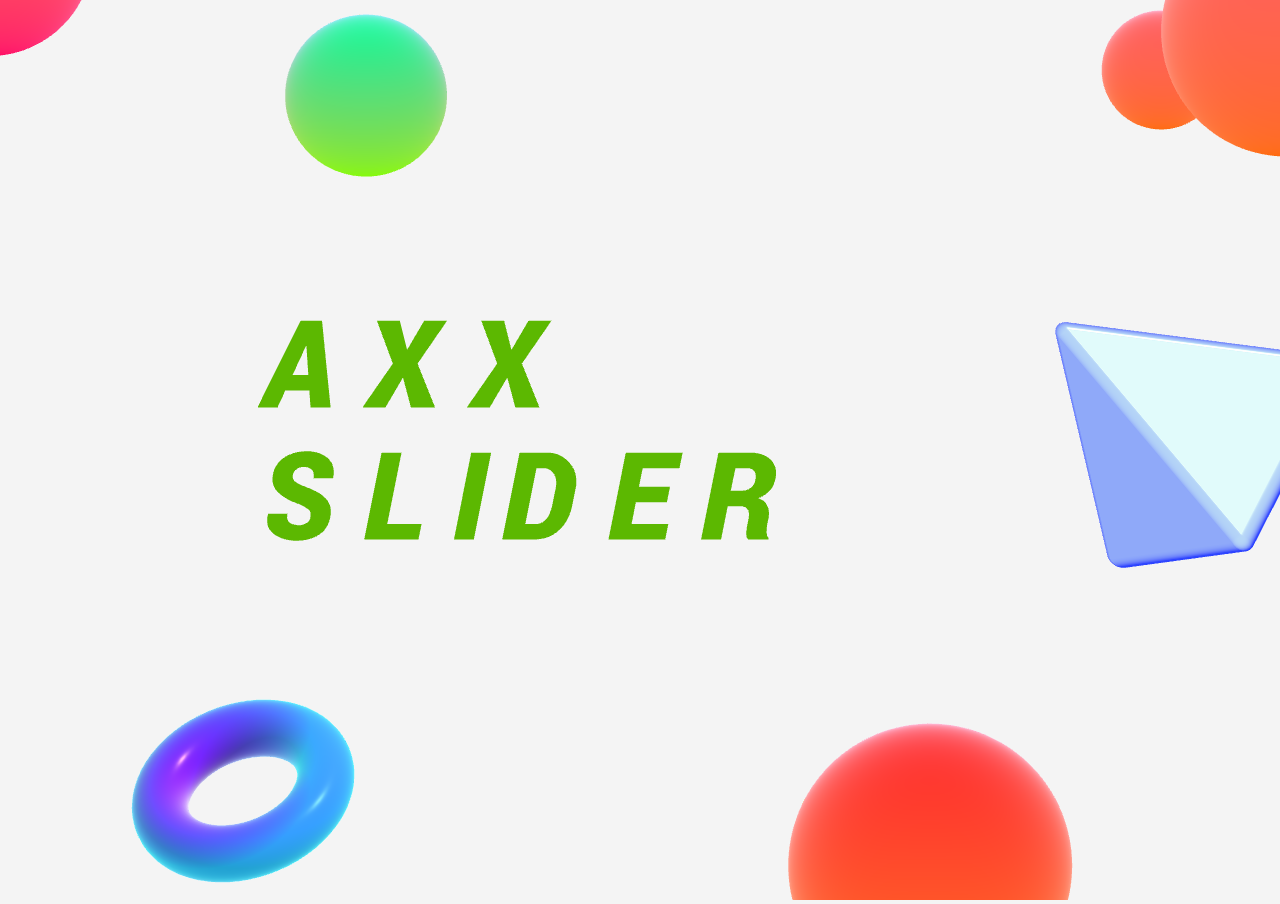
<file: device12.html>
<!DOCTYPE html>
<html lang="en"><head><meta http-equiv="Content-Type" content="text/html; charset=UTF-8">
                <meta name="viewport" content="width=device-width, initial-scale=1.0">
                <style>
                    body { width: 100%; height: 100%; margin: 0; position: fixed; background: rgba(243.75,243.75,243.75, 1) }
                    canvas { width: 100%; height: 100%; outline: none; }
                    #container { width: 100%; height: 100%; position: relative; }
                    .spline-watermark {
                        position: absolute;
                        bottom: 16px;
                        right: 16px;
                        width: 32px;
                        height: 32px;
                        z-index: 2;
                    }

                    .spline-watermark:hover {
                        opacity: 0.8;
                    }

                    .spline-watermark img {
                        display: block;
                        width: 100%;
                        height: 100%;
                    }
                </style>
                <title>device_iphone_12</title>
            <style>._3emE9--dark-theme .-S-tR--ff-downloader{background:rgba(30,30,30,.93);border:1px solid rgba(82,82,82,.54);box-shadow:0 4px 7px rgba(30,30,30,.55);color:#fff}._3emE9--dark-theme .-S-tR--ff-downloader ._6_Mtt--header ._2VdJW--minimize-btn{background:#3d4b52}._3emE9--dark-theme .-S-tR--ff-downloader ._6_Mtt--header ._2VdJW--minimize-btn:hover{background:#131415}._3emE9--dark-theme .-S-tR--ff-downloader ._10vpG--footer{background:rgba(30,30,30,.93)}._2mDEx--white-theme .-S-tR--ff-downloader{background:#fff;border:1px solid rgba(82,82,82,.54);box-shadow:0 4px 7px rgba(30,30,30,.55);color:#314c75}._2mDEx--white-theme .-S-tR--ff-downloader ._6_Mtt--header{font-weight:700}._2mDEx--white-theme .-S-tR--ff-downloader ._2dFLA--container ._2bWNS--notice{border:0;color:rgba(0,0,0,.88)}._2mDEx--white-theme .-S-tR--ff-downloader ._10vpG--footer{background:#fff}.-S-tR--ff-downloader{display:block;overflow:hidden;position:fixed;bottom:20px;right:7.1%;width:330px;height:180px;background:rgba(30,30,30,.93);border-radius:2px;color:#fff;z-index:99999999;border:1px solid rgba(82,82,82,.54);box-shadow:0 4px 7px rgba(30,30,30,.55);transition:.5s}.-S-tR--ff-downloader._3M7UQ--minimize{height:62px}.-S-tR--ff-downloader._3M7UQ--minimize .nxuu4--file-info,.-S-tR--ff-downloader._3M7UQ--minimize ._6_Mtt--header{display:none}.-S-tR--ff-downloader ._6_Mtt--header{padding:10px;font-size:17px;font-family:sans-serif}.-S-tR--ff-downloader ._6_Mtt--header ._2VdJW--minimize-btn{float:right;background:#f1ecec;height:20px;width:20px;text-align:center;padding:2px;margin-top:-10px;cursor:pointer}.-S-tR--ff-downloader ._6_Mtt--header ._2VdJW--minimize-btn:hover{background:#e2dede}.-S-tR--ff-downloader ._13XQ2--error{color:red;padding:10px;font-size:12px;line-height:19px}.-S-tR--ff-downloader ._2dFLA--container{position:relative;height:100%}.-S-tR--ff-downloader ._2dFLA--container .nxuu4--file-info{padding:6px 15px 0;font-family:sans-serif}.-S-tR--ff-downloader ._2dFLA--container .nxuu4--file-info div{margin-bottom:5px;width:100%;overflow:hidden}.-S-tR--ff-downloader ._2dFLA--container ._2bWNS--notice{margin-top:21px;font-size:11px}.-S-tR--ff-downloader ._10vpG--footer{width:100%;bottom:0;position:absolute;font-weight:700}.-S-tR--ff-downloader ._10vpG--footer ._2V73d--loader{animation:n0BD1--rotation 3.5s linear forwards;position:absolute;top:-120px;left:calc(50% - 35px);border-radius:50%;border:5px solid #fff;border-top-color:#a29bfe;height:70px;width:70px;display:flex;justify-content:center;align-items:center}.-S-tR--ff-downloader ._10vpG--footer ._24wjw--loading-bar{width:100%;height:18px;background:#dfe6e9;border-radius:5px}.-S-tR--ff-downloader ._10vpG--footer ._24wjw--loading-bar ._1FVu9--progress-bar{height:100%;background:#8bc34a;border-radius:5px}.-S-tR--ff-downloader ._10vpG--footer ._2KztS--status{margin-top:10px}.-S-tR--ff-downloader ._10vpG--footer ._2KztS--status ._1XilH--state{float:left;font-size:.9em;letter-spacing:1pt;text-transform:uppercase;width:100px;height:20px;position:relative}.-S-tR--ff-downloader ._10vpG--footer ._2KztS--status ._1jiaj--percentage{float:right}</style></head>
            <body>        
                <div id="container">
                    <canvas id="canvas3d" width="2048" height="1041" style="width: 2048px; height: 1041px;" tabindex="0"></canvas>
                </div>
                <script>
                    // Global namespace (backwards-compatibility)
                    var SPE = {};
                </script>
                <script src="./device12_files/three.min.js"></script>
                <script src="./device12_files/anime.min.js"></script>
                <script src="./device12_files/spline.runtime.min.js"></script>
                <script src="./device12_files/assets.js"></script>
                <script src="./device12_files/scene.js"></script>
                <script src="./device12_files/main.js"></script>
        </body><div style="pointer-events: none; visibility: hidden; position: absolute;"></div><div style="all: initial;"><div></div></div></html>
</file>
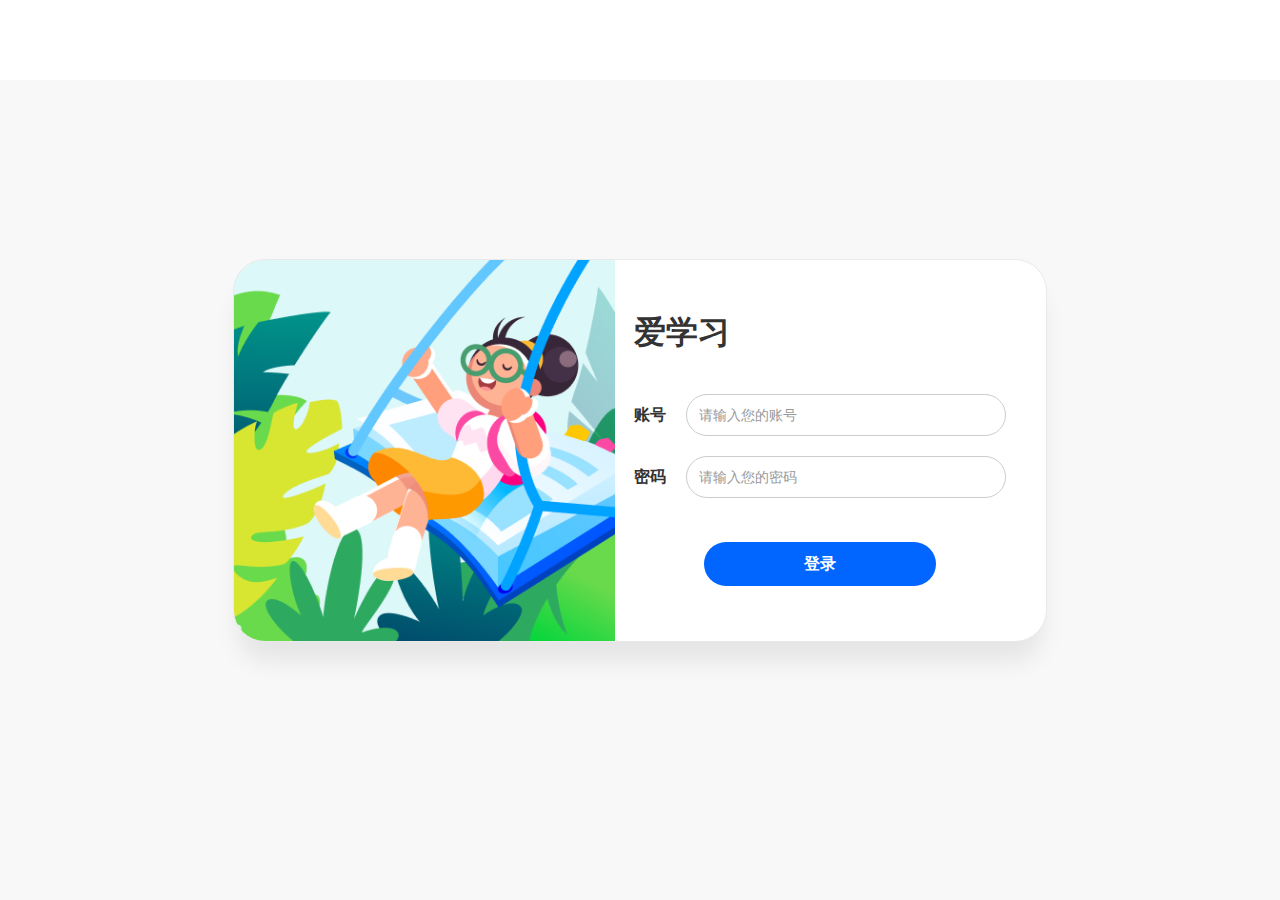
<file: login.html>
<!DOCTYPE html><!--  This site was created in Webflow. http://www.webflow.com  -->
<!--  Last Published: Mon Nov 23 2020 06:50:26 GMT+0000 (Coordinated Universal Time)  -->
<html data-wf-page="5e4bd9ed030f2ce1651c9952" data-wf-site="5e4bd9da833054cbbd69aed2">
<head>
  <meta charset="utf-8">
  <title>logIn</title>
  <meta content="logIn" property="og:title">
  <meta content="logIn" property="twitter:title">
  <meta content="width=device-width, initial-scale=1" name="viewport">
  <meta content="Webflow" name="generator">
  <link href="css/normalize.css" rel="stylesheet" type="text/css">
  <link href="css/webflow.css" rel="stylesheet" type="text/css">
  <link href="css/backup-a39e6a.webflow.css" rel="stylesheet" type="text/css">
  <!-- [if lt IE 9]><script src="https://cdnjs.cloudflare.com/ajax/libs/html5shiv/3.7.3/html5shiv.min.js" type="text/javascript"></script><![endif] -->
  <script type="text/javascript">!function(o,c){var n=c.documentElement,t=" w-mod-";n.className+=t+"js",("ontouchstart"in o||o.DocumentTouch&&c instanceof DocumentTouch)&&(n.className+=t+"touch")}(window,document);</script>
  <link href="images/favicon.ico" rel="shortcut icon" type="image/x-icon">
  <link href="images/webclip.png" rel="apple-touch-icon">
</head>
<body>
  <div class="div-block-4"></div>
  <div class="section">
    <div class="div-block">
      <div>
        <div class="div-block-2">
          <h1 class="heading">爱学习</h1>
          <div class="form-block w-form">
            <form id="email-form" name="email-form" data-name="Email Form" method="get">
              <div class="div-block-3 w-clearfix"><label for="name" class="field-label">账号</label><input type="text" class="input w-input" maxlength="256" name="name" data-name="Name" placeholder="请输入您的账号" id="name"><label for="email" class="field-label">密码</label><input type="email" class="input w-input" maxlength="256" name="email" data-name="Email" placeholder="请输入您的密码" id="email" required=""></div><input type="submit" value="登录" data-wait="Please wait..." class="button w-button">
            </form>
            <div class="w-form-done">
              <div>Thank you! Your submission has been received!</div>
            </div>
            <div class="w-form-fail">
              <div>Oops! Something went wrong while submitting the form.</div>
            </div>
          </div>
        </div>
      </div>
    </div>
  </div>
  <script src="https://d3e54v103j8qbb.cloudfront.net/js/jquery-3.5.1.min.dc5e7f18c8.js?site=5e4bd9da833054cbbd69aed2" type="text/javascript" integrity="sha256-9/aliU8dGd2tb6OSsuzixeV4y/faTqgFtohetphbbj0=" crossorigin="anonymous"></script>
  <script src="js/webflow.js" type="text/javascript"></script>
  <!-- [if lte IE 9]><script src="https://cdnjs.cloudflare.com/ajax/libs/placeholders/3.0.2/placeholders.min.js"></script><![endif] -->
</body>
</html>
</file>
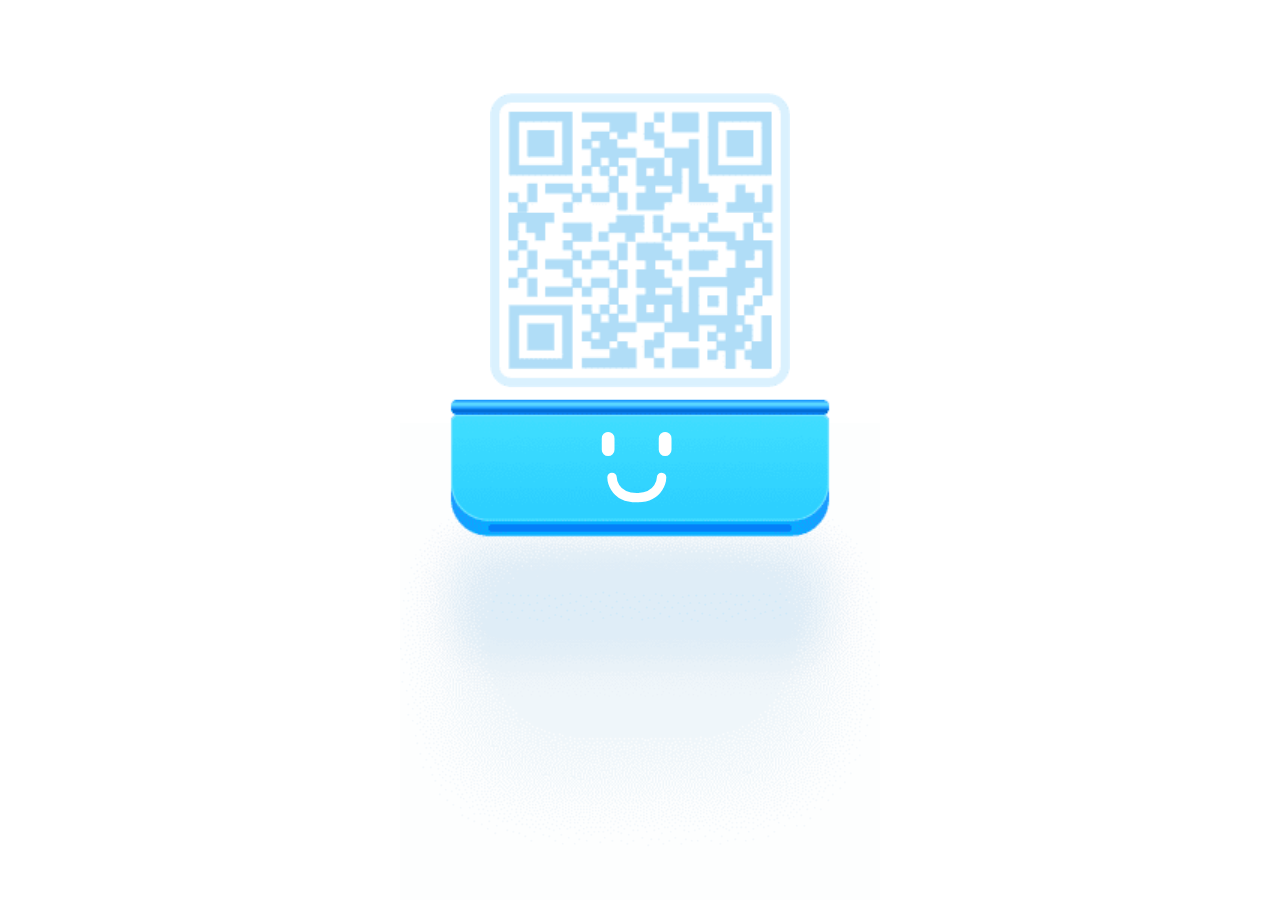
<file: QR.html>
<html xmlns="http://www.w3.org/1999/xhtml">
<meta charset="UTF-8">
<head>
    <style>
        body{
            background-color:#ffffff;
            margin: 0px;
            height: 100%;
            overflow: hidden;
        }
        #lottie{
            background-color:#ffffff;
            width:100%;
            height:100%;
            display:block;
            overflow: hidden;
            transform: translate3d(0,0,0);
            text-align: center;
            opacity: 1;
        }

    </style>
</head>
<body>
<!-- build:scripto --><script>(typeof navigator !== "undefined") && (function(root, factory) {
    if (typeof define === "function" && define.amd) {
        define(function() {
            return factory(root);
        });
    } else if (typeof module === "object" && module.exports) {
        module.exports = factory(root);
    } else {
        root.lottie = factory(root);
        root.bodymovin = root.lottie;
    }
}((window || {}), function(window) {
	"use strict";var svgNS="http://www.w3.org/2000/svg",locationHref="",initialDefaultFrame=-999999,subframeEnabled=!0,expressionsPlugin,isSafari=/^((?!chrome|android).)*safari/i.test(navigator.userAgent),cachedColors={},bm_rounder=Math.round,bm_rnd,bm_pow=Math.pow,bm_sqrt=Math.sqrt,bm_abs=Math.abs,bm_floor=Math.floor,bm_max=Math.max,bm_min=Math.min,blitter=10,BMMath={};function ProjectInterface(){return{}}!function(){var t,e=["abs","acos","acosh","asin","asinh","atan","atanh","atan2","ceil","cbrt","expm1","clz32","cos","cosh","exp","floor","fround","hypot","imul","log","log1p","log2","log10","max","min","pow","random","round","sign","sin","sinh","sqrt","tan","tanh","trunc","E","LN10","LN2","LOG10E","LOG2E","PI","SQRT1_2","SQRT2"],r=e.length;for(t=0;t<r;t+=1)BMMath[e[t]]=Math[e[t]]}(),BMMath.random=Math.random,BMMath.abs=function(t){if("object"===typeof t&&t.length){var e,r=createSizedArray(t.length),i=t.length;for(e=0;e<i;e+=1)r[e]=Math.abs(t[e]);return r}return Math.abs(t)};var defaultCurveSegments=150,degToRads=Math.PI/180,roundCorner=.5519;function roundValues(t){bm_rnd=t?Math.round:function(t){return t}}function styleDiv(t){t.style.position="absolute",t.style.top=0,t.style.left=0,t.style.display="block",t.style.transformOrigin=t.style.webkitTransformOrigin="0 0",t.style.backfaceVisibility=t.style.webkitBackfaceVisibility="visible",t.style.transformStyle=t.style.webkitTransformStyle=t.style.mozTransformStyle="preserve-3d"}function BMEnterFrameEvent(t,e,r,i){this.type=t,this.currentTime=e,this.totalTime=r,this.direction=i<0?-1:1}function BMCompleteEvent(t,e){this.type=t,this.direction=e<0?-1:1}function BMCompleteLoopEvent(t,e,r,i){this.type=t,this.currentLoop=r,this.totalLoops=e,this.direction=i<0?-1:1}function BMSegmentStartEvent(t,e,r){this.type=t,this.firstFrame=e,this.totalFrames=r}function BMDestroyEvent(t,e){this.type=t,this.target=e}function BMRenderFrameErrorEvent(t,e){this.type="renderFrameError",this.nativeError=t,this.currentTime=e}function BMConfigErrorEvent(t){this.type="configError",this.nativeError=t}function BMAnimationConfigErrorEvent(t,e){this.type=t,this.nativeError=e,this.currentTime=currentTime}roundValues(!1);var createElementID=(G=0,function(){return"__lottie_element_"+ ++G}),G;function HSVtoRGB(t,e,r){var i,s,a,n,o,h,l,p;switch(h=r*(1-e),l=r*(1-(o=6*t-(n=Math.floor(6*t)))*e),p=r*(1-(1-o)*e),n%6){case 0:i=r,s=p,a=h;break;case 1:i=l,s=r,a=h;break;case 2:i=h,s=r,a=p;break;case 3:i=h,s=l,a=r;break;case 4:i=p,s=h,a=r;break;case 5:i=r,s=h,a=l}return[i,s,a]}function RGBtoHSV(t,e,r){var i,s=Math.max(t,e,r),a=Math.min(t,e,r),n=s-a,o=0===s?0:n/s,h=s/255;switch(s){case a:i=0;break;case t:i=e-r+n*(e<r?6:0),i/=6*n;break;case e:i=r-t+2*n,i/=6*n;break;case r:i=t-e+4*n,i/=6*n}return[i,o,h]}function addSaturationToRGB(t,e){var r=RGBtoHSV(255*t[0],255*t[1],255*t[2]);return r[1]+=e,1<r[1]?r[1]=1:r[1]<=0&&(r[1]=0),HSVtoRGB(r[0],r[1],r[2])}function addBrightnessToRGB(t,e){var r=RGBtoHSV(255*t[0],255*t[1],255*t[2]);return r[2]+=e,1<r[2]?r[2]=1:r[2]<0&&(r[2]=0),HSVtoRGB(r[0],r[1],r[2])}function addHueToRGB(t,e){var r=RGBtoHSV(255*t[0],255*t[1],255*t[2]);return r[0]+=e/360,1<r[0]?r[0]-=1:r[0]<0&&(r[0]+=1),HSVtoRGB(r[0],r[1],r[2])}var rgbToHex=function(){var t,e,i=[];for(t=0;t<256;t+=1)e=t.toString(16),i[t]=1==e.length?"0"+e:e;return function(t,e,r){return t<0&&(t=0),e<0&&(e=0),r<0&&(r=0),"#"+i[t]+i[e]+i[r]}}();function BaseEvent(){}BaseEvent.prototype={triggerEvent:function(t,e){if(this._cbs[t])for(var r=this._cbs[t].length,i=0;i<r;i++)this._cbs[t][i](e)},addEventListener:function(t,e){return this._cbs[t]||(this._cbs[t]=[]),this._cbs[t].push(e),function(){this.removeEventListener(t,e)}.bind(this)},removeEventListener:function(t,e){if(e){if(this._cbs[t]){for(var r=0,i=this._cbs[t].length;r<i;)this._cbs[t][r]===e&&(this._cbs[t].splice(r,1),r-=1,i-=1),r+=1;this._cbs[t].length||(this._cbs[t]=null)}}else this._cbs[t]=null}};var createTypedArray="function"==typeof Uint8ClampedArray&&"function"==typeof Float32Array?function(t,e){return"float32"===t?new Float32Array(e):"int16"===t?new Int16Array(e):"uint8c"===t?new Uint8ClampedArray(e):void 0}:function(t,e){var r,i=0,s=[];switch(t){case"int16":case"uint8c":r=1;break;default:r=1.1}for(i=0;i<e;i+=1)s.push(r);return s};function createSizedArray(t){return Array.apply(null,{length:t})}function createNS(t){return document.createElementNS(svgNS,t)}function createTag(t){return document.createElement(t)}function DynamicPropertyContainer(){}DynamicPropertyContainer.prototype={addDynamicProperty:function(t){-1===this.dynamicProperties.indexOf(t)&&(this.dynamicProperties.push(t),this.container.addDynamicProperty(this),this._isAnimated=!0)},iterateDynamicProperties:function(){this._mdf=!1;var t,e=this.dynamicProperties.length;for(t=0;t<e;t+=1)this.dynamicProperties[t].getValue(),this.dynamicProperties[t]._mdf&&(this._mdf=!0)},initDynamicPropertyContainer:function(t){this.container=t,this.dynamicProperties=[],this._mdf=!1,this._isAnimated=!1}};var getBlendMode=(Pa={0:"source-over",1:"multiply",2:"screen",3:"overlay",4:"darken",5:"lighten",6:"color-dodge",7:"color-burn",8:"hard-light",9:"soft-light",10:"difference",11:"exclusion",12:"hue",13:"saturation",14:"color",15:"luminosity"},function(t){return Pa[t]||""}),Pa,Matrix=function(){var s=Math.cos,a=Math.sin,n=Math.tan,i=Math.round;function t(){return this.props[0]=1,this.props[1]=0,this.props[2]=0,this.props[3]=0,this.props[4]=0,this.props[5]=1,this.props[6]=0,this.props[7]=0,this.props[8]=0,this.props[9]=0,this.props[10]=1,this.props[11]=0,this.props[12]=0,this.props[13]=0,this.props[14]=0,this.props[15]=1,this}function e(t){if(0===t)return this;var e=s(t),r=a(t);return this._t(e,-r,0,0,r,e,0,0,0,0,1,0,0,0,0,1)}function r(t){if(0===t)return this;var e=s(t),r=a(t);return this._t(1,0,0,0,0,e,-r,0,0,r,e,0,0,0,0,1)}function o(t){if(0===t)return this;var e=s(t),r=a(t);return this._t(e,0,r,0,0,1,0,0,-r,0,e,0,0,0,0,1)}function h(t){if(0===t)return this;var e=s(t),r=a(t);return this._t(e,-r,0,0,r,e,0,0,0,0,1,0,0,0,0,1)}function l(t,e){return this._t(1,e,t,1,0,0)}function p(t,e){return this.shear(n(t),n(e))}function f(t,e){var r=s(e),i=a(e);return this._t(r,i,0,0,-i,r,0,0,0,0,1,0,0,0,0,1)._t(1,0,0,0,n(t),1,0,0,0,0,1,0,0,0,0,1)._t(r,-i,0,0,i,r,0,0,0,0,1,0,0,0,0,1)}function m(t,e,r){return r||0===r||(r=1),1===t&&1===e&&1===r?this:this._t(t,0,0,0,0,e,0,0,0,0,r,0,0,0,0,1)}function c(t,e,r,i,s,a,n,o,h,l,p,f,m,c,d,u){return this.props[0]=t,this.props[1]=e,this.props[2]=r,this.props[3]=i,this.props[4]=s,this.props[5]=a,this.props[6]=n,this.props[7]=o,this.props[8]=h,this.props[9]=l,this.props[10]=p,this.props[11]=f,this.props[12]=m,this.props[13]=c,this.props[14]=d,this.props[15]=u,this}function d(t,e,r){return r=r||0,0!==t||0!==e||0!==r?this._t(1,0,0,0,0,1,0,0,0,0,1,0,t,e,r,1):this}function u(t,e,r,i,s,a,n,o,h,l,p,f,m,c,d,u){var y=this.props;if(1===t&&0===e&&0===r&&0===i&&0===s&&1===a&&0===n&&0===o&&0===h&&0===l&&1===p&&0===f)return y[12]=y[12]*t+y[15]*m,y[13]=y[13]*a+y[15]*c,y[14]=y[14]*p+y[15]*d,y[15]=y[15]*u,this._identityCalculated=!1,this;var g=y[0],v=y[1],b=y[2],E=y[3],x=y[4],P=y[5],S=y[6],_=y[7],C=y[8],A=y[9],T=y[10],k=y[11],M=y[12],D=y[13],w=y[14],F=y[15];return y[0]=g*t+v*s+b*h+E*m,y[1]=g*e+v*a+b*l+E*c,y[2]=g*r+v*n+b*p+E*d,y[3]=g*i+v*o+b*f+E*u,y[4]=x*t+P*s+S*h+_*m,y[5]=x*e+P*a+S*l+_*c,y[6]=x*r+P*n+S*p+_*d,y[7]=x*i+P*o+S*f+_*u,y[8]=C*t+A*s+T*h+k*m,y[9]=C*e+A*a+T*l+k*c,y[10]=C*r+A*n+T*p+k*d,y[11]=C*i+A*o+T*f+k*u,y[12]=M*t+D*s+w*h+F*m,y[13]=M*e+D*a+w*l+F*c,y[14]=M*r+D*n+w*p+F*d,y[15]=M*i+D*o+w*f+F*u,this._identityCalculated=!1,this}function y(){return this._identityCalculated||(this._identity=!(1!==this.props[0]||0!==this.props[1]||0!==this.props[2]||0!==this.props[3]||0!==this.props[4]||1!==this.props[5]||0!==this.props[6]||0!==this.props[7]||0!==this.props[8]||0!==this.props[9]||1!==this.props[10]||0!==this.props[11]||0!==this.props[12]||0!==this.props[13]||0!==this.props[14]||1!==this.props[15]),this._identityCalculated=!0),this._identity}function g(t){for(var e=0;e<16;){if(t.props[e]!==this.props[e])return!1;e+=1}return!0}function v(t){var e;for(e=0;e<16;e+=1)t.props[e]=this.props[e]}function b(t){var e;for(e=0;e<16;e+=1)this.props[e]=t[e]}function E(t,e,r){return{x:t*this.props[0]+e*this.props[4]+r*this.props[8]+this.props[12],y:t*this.props[1]+e*this.props[5]+r*this.props[9]+this.props[13],z:t*this.props[2]+e*this.props[6]+r*this.props[10]+this.props[14]}}function x(t,e,r){return t*this.props[0]+e*this.props[4]+r*this.props[8]+this.props[12]}function P(t,e,r){return t*this.props[1]+e*this.props[5]+r*this.props[9]+this.props[13]}function S(t,e,r){return t*this.props[2]+e*this.props[6]+r*this.props[10]+this.props[14]}function _(){var t=this.props[0]*this.props[5]-this.props[1]*this.props[4],e=this.props[5]/t,r=-this.props[1]/t,i=-this.props[4]/t,s=this.props[0]/t,a=(this.props[4]*this.props[13]-this.props[5]*this.props[12])/t,n=-(this.props[0]*this.props[13]-this.props[1]*this.props[12])/t,o=new Matrix;return o.props[0]=e,o.props[1]=r,o.props[4]=i,o.props[5]=s,o.props[12]=a,o.props[13]=n,o}function C(t){return this.getInverseMatrix().applyToPointArray(t[0],t[1],t[2]||0)}function A(t){var e,r=t.length,i=[];for(e=0;e<r;e+=1)i[e]=C(t[e]);return i}function T(t,e,r){var i=createTypedArray("float32",6);if(this.isIdentity())i[0]=t[0],i[1]=t[1],i[2]=e[0],i[3]=e[1],i[4]=r[0],i[5]=r[1];else{var s=this.props[0],a=this.props[1],n=this.props[4],o=this.props[5],h=this.props[12],l=this.props[13];i[0]=t[0]*s+t[1]*n+h,i[1]=t[0]*a+t[1]*o+l,i[2]=e[0]*s+e[1]*n+h,i[3]=e[0]*a+e[1]*o+l,i[4]=r[0]*s+r[1]*n+h,i[5]=r[0]*a+r[1]*o+l}return i}function k(t,e,r){return this.isIdentity()?[t,e,r]:[t*this.props[0]+e*this.props[4]+r*this.props[8]+this.props[12],t*this.props[1]+e*this.props[5]+r*this.props[9]+this.props[13],t*this.props[2]+e*this.props[6]+r*this.props[10]+this.props[14]]}function M(t,e){if(this.isIdentity())return t+","+e;var r=this.props;return Math.round(100*(t*r[0]+e*r[4]+r[12]))/100+","+Math.round(100*(t*r[1]+e*r[5]+r[13]))/100}function D(){for(var t=0,e=this.props,r="matrix3d(";t<16;)r+=i(1e4*e[t])/1e4,r+=15===t?")":",",t+=1;return r}function w(t){return t<1e-6&&0<t||-1e-6<t&&t<0?i(1e4*t)/1e4:t}function F(){var t=this.props;return"matrix("+w(t[0])+","+w(t[1])+","+w(t[4])+","+w(t[5])+","+w(t[12])+","+w(t[13])+")"}return function(){this.reset=t,this.rotate=e,this.rotateX=r,this.rotateY=o,this.rotateZ=h,this.skew=p,this.skewFromAxis=f,this.shear=l,this.scale=m,this.setTransform=c,this.translate=d,this.transform=u,this.applyToPoint=E,this.applyToX=x,this.applyToY=P,this.applyToZ=S,this.applyToPointArray=k,this.applyToTriplePoints=T,this.applyToPointStringified=M,this.toCSS=D,this.to2dCSS=F,this.clone=v,this.cloneFromProps=b,this.equals=g,this.inversePoints=A,this.inversePoint=C,this.getInverseMatrix=_,this._t=this.transform,this.isIdentity=y,this._identity=!0,this._identityCalculated=!1,this.props=createTypedArray("float32",16),this.reset()}}();!function(o,h){var l,p=this,f=256,m=6,c="random",d=h.pow(f,m),u=h.pow(2,52),y=2*u,g=f-1;function v(t){var e,r=t.length,n=this,i=0,s=n.i=n.j=0,a=n.S=[];for(r||(t=[r++]);i<f;)a[i]=i++;for(i=0;i<f;i++)a[i]=a[s=g&s+t[i%r]+(e=a[i])],a[s]=e;n.g=function(t){for(var e,r=0,i=n.i,s=n.j,a=n.S;t--;)e=a[i=g&i+1],r=r*f+a[g&(a[i]=a[s=g&s+e])+(a[s]=e)];return n.i=i,n.j=s,r}}function b(t,e){return e.i=t.i,e.j=t.j,e.S=t.S.slice(),e}function E(t,e){for(var r,i=t+"",s=0;s<i.length;)e[g&s]=g&(r^=19*e[g&s])+i.charCodeAt(s++);return x(e)}function x(t){return String.fromCharCode.apply(0,t)}h["seed"+c]=function(t,e,r){var i=[],s=E(function t(e,r){var i,s=[],a=typeof e;if(r&&"object"==a)for(i in e)try{s.push(t(e[i],r-1))}catch(t){}return s.length?s:"string"==a?e:e+"\0"}((e=!0===e?{entropy:!0}:e||{}).entropy?[t,x(o)]:null===t?function(){try{if(l)return x(l.randomBytes(f));var t=new Uint8Array(f);return(p.crypto||p.msCrypto).getRandomValues(t),x(t)}catch(t){var e=p.navigator,r=e&&e.plugins;return[+new Date,p,r,p.screen,x(o)]}}():t,3),i),a=new v(i),n=function(){for(var t=a.g(m),e=d,r=0;t<u;)t=(t+r)*f,e*=f,r=a.g(1);for(;y<=t;)t/=2,e/=2,r>>>=1;return(t+r)/e};return n.int32=function(){return 0|a.g(4)},n.quick=function(){return a.g(4)/4294967296},n.double=n,E(x(a.S),o),(e.pass||r||function(t,e,r,i){return i&&(i.S&&b(i,a),t.state=function(){return b(a,{})}),r?(h[c]=t,e):t})(n,s,"global"in e?e.global:this==h,e.state)},E(h.random(),o)}([],BMMath);var BezierFactory=function(){var t={getBezierEasing:function(t,e,r,i,s){var a=s||("bez_"+t+"_"+e+"_"+r+"_"+i).replace(/\./g,"p");if(o[a])return o[a];var n=new h([t,e,r,i]);return o[a]=n}},o={};var l=11,p=1/(l-1),e="function"==typeof Float32Array;function i(t,e){return 1-3*e+3*t}function s(t,e){return 3*e-6*t}function a(t){return 3*t}function f(t,e,r){return((i(e,r)*t+s(e,r))*t+a(e))*t}function m(t,e,r){return 3*i(e,r)*t*t+2*s(e,r)*t+a(e)}function h(t){this._p=t,this._mSampleValues=e?new Float32Array(l):new Array(l),this._precomputed=!1,this.get=this.get.bind(this)}return h.prototype={get:function(t){var e=this._p[0],r=this._p[1],i=this._p[2],s=this._p[3];return this._precomputed||this._precompute(),e===r&&i===s?t:0===t?0:1===t?1:f(this._getTForX(t),r,s)},_precompute:function(){var t=this._p[0],e=this._p[1],r=this._p[2],i=this._p[3];this._precomputed=!0,t===e&&r===i||this._calcSampleValues()},_calcSampleValues:function(){for(var t=this._p[0],e=this._p[2],r=0;r<l;++r)this._mSampleValues[r]=f(r*p,t,e)},_getTForX:function(t){for(var e=this._p[0],r=this._p[2],i=this._mSampleValues,s=0,a=1,n=l-1;a!==n&&i[a]<=t;++a)s+=p;var o=s+(t-i[--a])/(i[a+1]-i[a])*p,h=m(o,e,r);return.001<=h?function(t,e,r,i){for(var s=0;s<4;++s){var a=m(e,r,i);if(0===a)return e;e-=(f(e,r,i)-t)/a}return e}(t,o,e,r):0===h?o:function(t,e,r,i,s){for(var a,n,o=0;0<(a=f(n=e+(r-e)/2,i,s)-t)?r=n:e=n,1e-7<Math.abs(a)&&++o<10;);return n}(t,s,s+p,e,r)}},t}();function extendPrototype(t,e){var r,i,s=t.length;for(r=0;r<s;r+=1)for(var a in i=t[r].prototype)i.hasOwnProperty(a)&&(e.prototype[a]=i[a])}function getDescriptor(t,e){return Object.getOwnPropertyDescriptor(t,e)}function createProxyFunction(t){function e(){}return e.prototype=t,e}function bezFunction(){Math;function y(t,e,r,i,s,a){var n=t*i+e*s+r*a-s*i-a*t-r*e;return-.001<n&&n<.001}var p=function(t,e,r,i){var s,a,n,o,h,l,p=defaultCurveSegments,f=0,m=[],c=[],d=bezier_length_pool.newElement();for(n=r.length,s=0;s<p;s+=1){for(h=s/(p-1),a=l=0;a<n;a+=1)o=bm_pow(1-h,3)*t[a]+3*bm_pow(1-h,2)*h*r[a]+3*(1-h)*bm_pow(h,2)*i[a]+bm_pow(h,3)*e[a],m[a]=o,null!==c[a]&&(l+=bm_pow(m[a]-c[a],2)),c[a]=m[a];l&&(f+=l=bm_sqrt(l)),d.percents[s]=h,d.lengths[s]=f}return d.addedLength=f,d};function g(t){this.segmentLength=0,this.points=new Array(t)}function v(t,e){this.partialLength=t,this.point=e}var b,t=(b={},function(t,e,r,i){var s=(t[0]+"_"+t[1]+"_"+e[0]+"_"+e[1]+"_"+r[0]+"_"+r[1]+"_"+i[0]+"_"+i[1]).replace(/\./g,"p");if(!b[s]){var a,n,o,h,l,p,f,m=defaultCurveSegments,c=0,d=null;2===t.length&&(t[0]!=e[0]||t[1]!=e[1])&&y(t[0],t[1],e[0],e[1],t[0]+r[0],t[1]+r[1])&&y(t[0],t[1],e[0],e[1],e[0]+i[0],e[1]+i[1])&&(m=2);var u=new g(m);for(o=r.length,a=0;a<m;a+=1){for(f=createSizedArray(o),l=a/(m-1),n=p=0;n<o;n+=1)h=bm_pow(1-l,3)*t[n]+3*bm_pow(1-l,2)*l*(t[n]+r[n])+3*(1-l)*bm_pow(l,2)*(e[n]+i[n])+bm_pow(l,3)*e[n],f[n]=h,null!==d&&(p+=bm_pow(f[n]-d[n],2));c+=p=bm_sqrt(p),u.points[a]=new v(p,f),d=f}u.segmentLength=c,b[s]=u}return b[s]});function M(t,e){var r=e.percents,i=e.lengths,s=r.length,a=bm_floor((s-1)*t),n=t*e.addedLength,o=0;if(a===s-1||0===a||n===i[a])return r[a];for(var h=i[a]>n?-1:1,l=!0;l;)if(i[a]<=n&&i[a+1]>n?(o=(n-i[a])/(i[a+1]-i[a]),l=!1):a+=h,a<0||s-1<=a){if(a===s-1)return r[a];l=!1}return r[a]+(r[a+1]-r[a])*o}var D=createTypedArray("float32",8);return{getSegmentsLength:function(t){var e,r=segments_length_pool.newElement(),i=t.c,s=t.v,a=t.o,n=t.i,o=t._length,h=r.lengths,l=0;for(e=0;e<o-1;e+=1)h[e]=p(s[e],s[e+1],a[e],n[e+1]),l+=h[e].addedLength;return i&&o&&(h[e]=p(s[e],s[0],a[e],n[0]),l+=h[e].addedLength),r.totalLength=l,r},getNewSegment:function(t,e,r,i,s,a,n){var o,h=M(s=s<0?0:1<s?1:s,n),l=M(a=1<a?1:a,n),p=t.length,f=1-h,m=1-l,c=f*f*f,d=h*f*f*3,u=h*h*f*3,y=h*h*h,g=f*f*m,v=h*f*m+f*h*m+f*f*l,b=h*h*m+f*h*l+h*f*l,E=h*h*l,x=f*m*m,P=h*m*m+f*l*m+f*m*l,S=h*l*m+f*l*l+h*m*l,_=h*l*l,C=m*m*m,A=l*m*m+m*l*m+m*m*l,T=l*l*m+m*l*l+l*m*l,k=l*l*l;for(o=0;o<p;o+=1)D[4*o]=Math.round(1e3*(c*t[o]+d*r[o]+u*i[o]+y*e[o]))/1e3,D[4*o+1]=Math.round(1e3*(g*t[o]+v*r[o]+b*i[o]+E*e[o]))/1e3,D[4*o+2]=Math.round(1e3*(x*t[o]+P*r[o]+S*i[o]+_*e[o]))/1e3,D[4*o+3]=Math.round(1e3*(C*t[o]+A*r[o]+T*i[o]+k*e[o]))/1e3;return D},getPointInSegment:function(t,e,r,i,s,a){var n=M(s,a),o=1-n;return[Math.round(1e3*(o*o*o*t[0]+(n*o*o+o*n*o+o*o*n)*r[0]+(n*n*o+o*n*n+n*o*n)*i[0]+n*n*n*e[0]))/1e3,Math.round(1e3*(o*o*o*t[1]+(n*o*o+o*n*o+o*o*n)*r[1]+(n*n*o+o*n*n+n*o*n)*i[1]+n*n*n*e[1]))/1e3]},buildBezierData:t,pointOnLine2D:y,pointOnLine3D:function(t,e,r,i,s,a,n,o,h){if(0===r&&0===a&&0===h)return y(t,e,i,s,n,o);var l,p=Math.sqrt(Math.pow(i-t,2)+Math.pow(s-e,2)+Math.pow(a-r,2)),f=Math.sqrt(Math.pow(n-t,2)+Math.pow(o-e,2)+Math.pow(h-r,2)),m=Math.sqrt(Math.pow(n-i,2)+Math.pow(o-s,2)+Math.pow(h-a,2));return-1e-4<(l=f<p?m<p?p-f-m:m-f-p:f<m?m-f-p:f-p-m)&&l<1e-4}}}!function(){for(var a=0,t=["ms","moz","webkit","o"],e=0;e<t.length&&!window.requestAnimationFrame;++e)window.requestAnimationFrame=window[t[e]+"RequestAnimationFrame"],window.cancelAnimationFrame=window[t[e]+"CancelAnimationFrame"]||window[t[e]+"CancelRequestAnimationFrame"];window.requestAnimationFrame||(window.requestAnimationFrame=function(t,e){var r=(new Date).getTime(),i=Math.max(0,16-(r-a)),s=setTimeout(function(){t(r+i)},i);return a=r+i,s}),window.cancelAnimationFrame||(window.cancelAnimationFrame=function(t){clearTimeout(t)})}();var bez=bezFunction();function dataFunctionManager(){function f(t,e,r){var i,s,a,n,o,h,l=t.length;for(s=0;s<l;s+=1)if("ks"in(i=t[s])&&!i.completed){if(i.completed=!0,i.tt&&(t[s-1].td=i.tt),[],-1,i.hasMask){var p=i.masksProperties;for(n=p.length,a=0;a<n;a+=1)if(p[a].pt.k.i)d(p[a].pt.k);else for(h=p[a].pt.k.length,o=0;o<h;o+=1)p[a].pt.k[o].s&&d(p[a].pt.k[o].s[0]),p[a].pt.k[o].e&&d(p[a].pt.k[o].e[0])}0===i.ty?(i.layers=m(i.refId,e),f(i.layers,e,r)):4===i.ty?c(i.shapes):5==i.ty&&u(i,r)}}function m(t,e){for(var r=0,i=e.length;r<i;){if(e[r].id===t)return e[r].layers.__used?JSON.parse(JSON.stringify(e[r].layers)):(e[r].layers.__used=!0,e[r].layers);r+=1}}function c(t){var e,r,i;for(e=t.length-1;0<=e;e-=1)if("sh"==t[e].ty){if(t[e].ks.k.i)d(t[e].ks.k);else for(i=t[e].ks.k.length,r=0;r<i;r+=1)t[e].ks.k[r].s&&d(t[e].ks.k[r].s[0]),t[e].ks.k[r].e&&d(t[e].ks.k[r].e[0]);!0}else"gr"==t[e].ty&&c(t[e].it)}function d(t){var e,r=t.i.length;for(e=0;e<r;e+=1)t.i[e][0]+=t.v[e][0],t.i[e][1]+=t.v[e][1],t.o[e][0]+=t.v[e][0],t.o[e][1]+=t.v[e][1]}function o(t,e){var r=e?e.split("."):[100,100,100];return t[0]>r[0]||!(r[0]>t[0])&&(t[1]>r[1]||!(r[1]>t[1])&&(t[2]>r[2]||!(r[2]>t[2])&&void 0))}var h,r=function(){var i=[4,4,14];function s(t){var e,r,i,s=t.length;for(e=0;e<s;e+=1)5===t[e].ty&&(r=t[e],void 0,i=r.t.d,r.t.d={k:[{s:i,t:0}]})}return function(t){if(o(i,t.v)&&(s(t.layers),t.assets)){var e,r=t.assets.length;for(e=0;e<r;e+=1)t.assets[e].layers&&s(t.assets[e].layers)}}}(),i=(h=[4,7,99],function(t){if(t.chars&&!o(h,t.v)){var e,r,i,s,a,n=t.chars.length;for(e=0;e<n;e+=1)if(t.chars[e].data&&t.chars[e].data.shapes)for(i=(a=t.chars[e].data.shapes[0].it).length,r=0;r<i;r+=1)(s=a[r].ks.k).__converted||(d(a[r].ks.k),s.__converted=!0)}}),s=function(){var i=[4,1,9];function a(t){var e,r,i,s=t.length;for(e=0;e<s;e+=1)if("gr"===t[e].ty)a(t[e].it);else if("fl"===t[e].ty||"st"===t[e].ty)if(t[e].c.k&&t[e].c.k[0].i)for(i=t[e].c.k.length,r=0;r<i;r+=1)t[e].c.k[r].s&&(t[e].c.k[r].s[0]/=255,t[e].c.k[r].s[1]/=255,t[e].c.k[r].s[2]/=255,t[e].c.k[r].s[3]/=255),t[e].c.k[r].e&&(t[e].c.k[r].e[0]/=255,t[e].c.k[r].e[1]/=255,t[e].c.k[r].e[2]/=255,t[e].c.k[r].e[3]/=255);else t[e].c.k[0]/=255,t[e].c.k[1]/=255,t[e].c.k[2]/=255,t[e].c.k[3]/=255}function s(t){var e,r=t.length;for(e=0;e<r;e+=1)4===t[e].ty&&a(t[e].shapes)}return function(t){if(o(i,t.v)&&(s(t.layers),t.assets)){var e,r=t.assets.length;for(e=0;e<r;e+=1)t.assets[e].layers&&s(t.assets[e].layers)}}}(),a=function(){var i=[4,4,18];function l(t){var e,r,i;for(e=t.length-1;0<=e;e-=1)if("sh"==t[e].ty){if(t[e].ks.k.i)t[e].ks.k.c=t[e].closed;else for(i=t[e].ks.k.length,r=0;r<i;r+=1)t[e].ks.k[r].s&&(t[e].ks.k[r].s[0].c=t[e].closed),t[e].ks.k[r].e&&(t[e].ks.k[r].e[0].c=t[e].closed);!0}else"gr"==t[e].ty&&l(t[e].it)}function s(t){var e,r,i,s,a,n,o=t.length;for(r=0;r<o;r+=1){if((e=t[r]).hasMask){var h=e.masksProperties;for(s=h.length,i=0;i<s;i+=1)if(h[i].pt.k.i)h[i].pt.k.c=h[i].cl;else for(n=h[i].pt.k.length,a=0;a<n;a+=1)h[i].pt.k[a].s&&(h[i].pt.k[a].s[0].c=h[i].cl),h[i].pt.k[a].e&&(h[i].pt.k[a].e[0].c=h[i].cl)}4===e.ty&&l(e.shapes)}}return function(t){if(o(i,t.v)&&(s(t.layers),t.assets)){var e,r=t.assets.length;for(e=0;e<r;e+=1)t.assets[e].layers&&s(t.assets[e].layers)}}}();function u(t,e){0!==t.t.a.length||"m"in t.t.p||(t.singleShape=!0)}var t={completeData:function(t,e){t.__complete||(s(t),r(t),i(t),a(t),f(t.layers,t.assets,e),t.__complete=!0)}};return t.checkColors=s,t.checkChars=i,t.checkShapes=a,t.completeLayers=f,t}var dataManager=dataFunctionManager(),FontManager=function(){var a={w:0,size:0,shapes:[]},t=[];function u(t,e){var r=createTag("span");r.style.fontFamily=e;var i=createTag("span");i.innerHTML="giItT1WQy@!-/#",r.style.position="absolute",r.style.left="-10000px",r.style.top="-10000px",r.style.fontSize="300px",r.style.fontVariant="normal",r.style.fontStyle="normal",r.style.fontWeight="normal",r.style.letterSpacing="0",r.appendChild(i),document.body.appendChild(r);var s=i.offsetWidth;return i.style.fontFamily=function(t){var e,r=t.split(","),i=r.length,s=[];for(e=0;e<i;e+=1)"sans-serif"!==r[e]&&"monospace"!==r[e]&&s.push(r[e]);return s.join(",")}(t)+", "+e,{node:i,w:s,parent:r}}t=t.concat([2304,2305,2306,2307,2362,2363,2364,2364,2366,2367,2368,2369,2370,2371,2372,2373,2374,2375,2376,2377,2378,2379,2380,2381,2382,2383,2387,2388,2389,2390,2391,2402,2403]);var e=function(){this.fonts=[],this.chars=null,this.typekitLoaded=0,this.isLoaded=!1,this.initTime=Date.now(),this.setIsLoadedBinded=this.setIsLoaded.bind(this),this.checkLoadedFontsBinded=this.checkLoadedFonts.bind(this)};return e.getCombinedCharacterCodes=function(){return t},e.prototype={addChars:function(t){if(t){this.chars||(this.chars=[]);var e,r,i,s=t.length,a=this.chars.length;for(e=0;e<s;e+=1){for(r=0,i=!1;r<a;)this.chars[r].style===t[e].style&&this.chars[r].fFamily===t[e].fFamily&&this.chars[r].ch===t[e].ch&&(i=!0),r+=1;i||(this.chars.push(t[e]),a+=1)}}},addFonts:function(t,e){if(t){if(this.chars)return this.isLoaded=!0,void(this.fonts=t.list);var r,i,s,a,n=t.list,o=n.length,h=o;for(r=0;r<o;r+=1){var l,p,f=!0;if(n[r].loaded=!1,n[r].monoCase=u(n[r].fFamily,"monospace"),n[r].sansCase=u(n[r].fFamily,"sans-serif"),n[r].fPath){if("p"===n[r].fOrigin||3===n[r].origin){if(0<(l=document.querySelectorAll('style[f-forigin="p"][f-family="'+n[r].fFamily+'"], style[f-origin="3"][f-family="'+n[r].fFamily+'"]')).length&&(f=!1),f){var m=createTag("style");m.setAttribute("f-forigin",n[r].fOrigin),m.setAttribute("f-origin",n[r].origin),m.setAttribute("f-family",n[r].fFamily),m.type="text/css",m.innerHTML="@font-face {font-family: "+n[r].fFamily+"; font-style: normal; src: url('"+n[r].fPath+"');}",e.appendChild(m)}}else if("g"===n[r].fOrigin||1===n[r].origin){for(l=document.querySelectorAll('link[f-forigin="g"], link[f-origin="1"]'),p=0;p<l.length;p++)-1!==l[p].href.indexOf(n[r].fPath)&&(f=!1);if(f){var c=createTag("link");c.setAttribute("f-forigin",n[r].fOrigin),c.setAttribute("f-origin",n[r].origin),c.type="text/css",c.rel="stylesheet",c.href=n[r].fPath,document.body.appendChild(c)}}else if("t"===n[r].fOrigin||2===n[r].origin){for(l=document.querySelectorAll('script[f-forigin="t"], script[f-origin="2"]'),p=0;p<l.length;p++)n[r].fPath===l[p].src&&(f=!1);if(f){var d=createTag("link");d.setAttribute("f-forigin",n[r].fOrigin),d.setAttribute("f-origin",n[r].origin),d.setAttribute("rel","stylesheet"),d.setAttribute("href",n[r].fPath),e.appendChild(d)}}}else n[r].loaded=!0,h-=1;n[r].helper=(i=e,s=n[r],a=void 0,(a=createNS("text")).style.fontSize="100px",a.setAttribute("font-family",s.fFamily),a.setAttribute("font-style",s.fStyle),a.setAttribute("font-weight",s.fWeight),a.textContent="1",s.fClass?(a.style.fontFamily="inherit",a.setAttribute("class",s.fClass)):a.style.fontFamily=s.fFamily,i.appendChild(a),createTag("canvas").getContext("2d").font=s.fWeight+" "+s.fStyle+" 100px "+s.fFamily,a),n[r].cache={},this.fonts.push(n[r])}0===h?this.isLoaded=!0:setTimeout(this.checkLoadedFonts.bind(this),100)}else this.isLoaded=!0},getCharData:function(t,e,r){for(var i=0,s=this.chars.length;i<s;){if(this.chars[i].ch===t&&this.chars[i].style===e&&this.chars[i].fFamily===r)return this.chars[i];i+=1}return("string"==typeof t&&13!==t.charCodeAt(0)||!t)&&console&&console.warn&&console.warn("Missing character from exported characters list: ",t,e,r),a},getFontByName:function(t){for(var e=0,r=this.fonts.length;e<r;){if(this.fonts[e].fName===t)return this.fonts[e];e+=1}return this.fonts[0]},measureText:function(t,e,r){var i=this.getFontByName(e),s=t.charCodeAt(0);if(!i.cache[s+1]){var a=i.helper;if(" "===t){a.textContent="|"+t+"|";var n=a.getComputedTextLength();a.textContent="||";var o=a.getComputedTextLength();i.cache[s+1]=(n-o)/100}else a.textContent=t,i.cache[s+1]=a.getComputedTextLength()/100}return i.cache[s+1]*r},checkLoadedFonts:function(){var t,e,r,i=this.fonts.length,s=i;for(t=0;t<i;t+=1)this.fonts[t].loaded?s-=1:"n"===this.fonts[t].fOrigin||0===this.fonts[t].origin?this.fonts[t].loaded=!0:(e=this.fonts[t].monoCase.node,r=this.fonts[t].monoCase.w,e.offsetWidth!==r?(s-=1,this.fonts[t].loaded=!0):(e=this.fonts[t].sansCase.node,r=this.fonts[t].sansCase.w,e.offsetWidth!==r&&(s-=1,this.fonts[t].loaded=!0)),this.fonts[t].loaded&&(this.fonts[t].sansCase.parent.parentNode.removeChild(this.fonts[t].sansCase.parent),this.fonts[t].monoCase.parent.parentNode.removeChild(this.fonts[t].monoCase.parent)));0!==s&&Date.now()-this.initTime<5e3?setTimeout(this.checkLoadedFontsBinded,20):setTimeout(this.setIsLoadedBinded,10)},setIsLoaded:function(){this.isLoaded=!0}},e}(),PropertyFactory=function(){var f=initialDefaultFrame,s=Math.abs;function m(t,e){var r,i=this.offsetTime;"multidimensional"===this.propType&&(r=createTypedArray("float32",this.pv.length));for(var s,a,n,o,h,l,p,f,m=e.lastIndex,c=m,d=this.keyframes.length-1,u=!0;u;){if(s=this.keyframes[c],a=this.keyframes[c+1],c===d-1&&t>=a.t-i){s.h&&(s=a),m=0;break}if(a.t-i>t){m=c;break}c<d-1?c+=1:(m=0,u=!1)}var y,g,v,b,E,x,P,S,_,C,A=a.t-i,T=s.t-i;if(s.to){s.bezierData||(s.bezierData=bez.buildBezierData(s.s,a.s||s.e,s.to,s.ti));var k=s.bezierData;if(A<=t||t<T){var M=A<=t?k.points.length-1:0;for(o=k.points[M].point.length,n=0;n<o;n+=1)r[n]=k.points[M].point[n]}else{s.__fnct?f=s.__fnct:(f=BezierFactory.getBezierEasing(s.o.x,s.o.y,s.i.x,s.i.y,s.n).get,s.__fnct=f),h=f((t-T)/(A-T));var D,w=k.segmentLength*h,F=e.lastFrame<t&&e._lastKeyframeIndex===c?e._lastAddedLength:0;for(p=e.lastFrame<t&&e._lastKeyframeIndex===c?e._lastPoint:0,u=!0,l=k.points.length;u;){if(F+=k.points[p].partialLength,0===w||0===h||p===k.points.length-1){for(o=k.points[p].point.length,n=0;n<o;n+=1)r[n]=k.points[p].point[n];break}if(F<=w&&w<F+k.points[p+1].partialLength){for(D=(w-F)/k.points[p+1].partialLength,o=k.points[p].point.length,n=0;n<o;n+=1)r[n]=k.points[p].point[n]+(k.points[p+1].point[n]-k.points[p].point[n])*D;break}p<l-1?p+=1:u=!1}e._lastPoint=p,e._lastAddedLength=F-k.points[p].partialLength,e._lastKeyframeIndex=c}}else{var I,V,B,R,L;if(d=s.s.length,y=a.s||s.e,this.sh&&1!==s.h)if(A<=t)r[0]=y[0],r[1]=y[1],r[2]=y[2];else if(t<=T)r[0]=s.s[0],r[1]=s.s[1],r[2]=s.s[2];else{var G=N(s.s),z=N(y);g=r,v=function(t,e,r){var i,s,a,n,o,h=[],l=t[0],p=t[1],f=t[2],m=t[3],c=e[0],d=e[1],u=e[2],y=e[3];(s=l*c+p*d+f*u+m*y)<0&&(s=-s,c=-c,d=-d,u=-u,y=-y);o=1e-6<1-s?(i=Math.acos(s),a=Math.sin(i),n=Math.sin((1-r)*i)/a,Math.sin(r*i)/a):(n=1-r,r);return h[0]=n*l+o*c,h[1]=n*p+o*d,h[2]=n*f+o*u,h[3]=n*m+o*y,h}(G,z,(t-T)/(A-T)),b=v[0],E=v[1],x=v[2],P=v[3],S=Math.atan2(2*E*P-2*b*x,1-2*E*E-2*x*x),_=Math.asin(2*b*E+2*x*P),C=Math.atan2(2*b*P-2*E*x,1-2*b*b-2*x*x),g[0]=S/degToRads,g[1]=_/degToRads,g[2]=C/degToRads}else for(c=0;c<d;c+=1)1!==s.h&&(h=A<=t?1:t<T?0:(s.o.x.constructor===Array?(s.__fnct||(s.__fnct=[]),s.__fnct[c]?f=s.__fnct[c]:(I=void 0===s.o.x[c]?s.o.x[0]:s.o.x[c],V=void 0===s.o.y[c]?s.o.y[0]:s.o.y[c],B=void 0===s.i.x[c]?s.i.x[0]:s.i.x[c],R=void 0===s.i.y[c]?s.i.y[0]:s.i.y[c],f=BezierFactory.getBezierEasing(I,V,B,R).get,s.__fnct[c]=f)):s.__fnct?f=s.__fnct:(I=s.o.x,V=s.o.y,B=s.i.x,R=s.i.y,f=BezierFactory.getBezierEasing(I,V,B,R).get,s.__fnct=f),f((t-T)/(A-T)))),y=a.s||s.e,L=1===s.h?s.s[c]:s.s[c]+(y[c]-s.s[c])*h,"multidimensional"===this.propType?r[c]=L:r=L}return e.lastIndex=m,r}function N(t){var e=t[0]*degToRads,r=t[1]*degToRads,i=t[2]*degToRads,s=Math.cos(e/2),a=Math.cos(r/2),n=Math.cos(i/2),o=Math.sin(e/2),h=Math.sin(r/2),l=Math.sin(i/2);return[o*h*n+s*a*l,o*a*n+s*h*l,s*h*n-o*a*l,s*a*n-o*h*l]}function c(){var t=this.comp.renderedFrame-this.offsetTime,e=this.keyframes[0].t-this.offsetTime,r=this.keyframes[this.keyframes.length-1].t-this.offsetTime;if(!(t===this._caching.lastFrame||this._caching.lastFrame!==f&&(this._caching.lastFrame>=r&&r<=t||this._caching.lastFrame<e&&t<e))){this._caching.lastFrame>=t&&(this._caching._lastKeyframeIndex=-1,this._caching.lastIndex=0);var i=this.interpolateValue(t,this._caching);this.pv=i}return this._caching.lastFrame=t,this.pv}function d(t){var e;if("unidimensional"===this.propType)e=t*this.mult,1e-5<s(this.v-e)&&(this.v=e,this._mdf=!0);else for(var r=0,i=this.v.length;r<i;)e=t[r]*this.mult,1e-5<s(this.v[r]-e)&&(this.v[r]=e,this._mdf=!0),r+=1}function u(){if(this.elem.globalData.frameId!==this.frameId&&this.effectsSequence.length)if(this.lock)this.setVValue(this.pv);else{this.lock=!0,this._mdf=this._isFirstFrame;var t,e=this.effectsSequence.length,r=this.kf?this.pv:this.data.k;for(t=0;t<e;t+=1)r=this.effectsSequence[t](r);this.setVValue(r),this._isFirstFrame=!1,this.lock=!1,this.frameId=this.elem.globalData.frameId}}function y(t){this.effectsSequence.push(t),this.container.addDynamicProperty(this)}function n(t,e,r,i){this.propType="unidimensional",this.mult=r||1,this.data=e,this.v=r?e.k*r:e.k,this.pv=e.k,this._mdf=!1,this.elem=t,this.container=i,this.comp=t.comp,this.k=!1,this.kf=!1,this.vel=0,this.effectsSequence=[],this._isFirstFrame=!0,this.getValue=u,this.setVValue=d,this.addEffect=y}function o(t,e,r,i){this.propType="multidimensional",this.mult=r||1,this.data=e,this._mdf=!1,this.elem=t,this.container=i,this.comp=t.comp,this.k=!1,this.kf=!1,this.frameId=-1;var s,a=e.k.length;this.v=createTypedArray("float32",a),this.pv=createTypedArray("float32",a);createTypedArray("float32",a);for(this.vel=createTypedArray("float32",a),s=0;s<a;s+=1)this.v[s]=e.k[s]*this.mult,this.pv[s]=e.k[s];this._isFirstFrame=!0,this.effectsSequence=[],this.getValue=u,this.setVValue=d,this.addEffect=y}function h(t,e,r,i){this.propType="unidimensional",this.keyframes=e.k,this.offsetTime=t.data.st,this.frameId=-1,this._caching={lastFrame:f,lastIndex:0,value:0,_lastKeyframeIndex:-1},this.k=!0,this.kf=!0,this.data=e,this.mult=r||1,this.elem=t,this.container=i,this.comp=t.comp,this.v=f,this.pv=f,this._isFirstFrame=!0,this.getValue=u,this.setVValue=d,this.interpolateValue=m,this.effectsSequence=[c.bind(this)],this.addEffect=y}function l(t,e,r,i){this.propType="multidimensional";var s,a,n,o,h,l=e.k.length;for(s=0;s<l-1;s+=1)e.k[s].to&&e.k[s].s&&e.k[s+1]&&e.k[s+1].s&&(a=e.k[s].s,n=e.k[s+1].s,o=e.k[s].to,h=e.k[s].ti,(2===a.length&&(a[0]!==n[0]||a[1]!==n[1])&&bez.pointOnLine2D(a[0],a[1],n[0],n[1],a[0]+o[0],a[1]+o[1])&&bez.pointOnLine2D(a[0],a[1],n[0],n[1],n[0]+h[0],n[1]+h[1])||3===a.length&&(a[0]!==n[0]||a[1]!==n[1]||a[2]!==n[2])&&bez.pointOnLine3D(a[0],a[1],a[2],n[0],n[1],n[2],a[0]+o[0],a[1]+o[1],a[2]+o[2])&&bez.pointOnLine3D(a[0],a[1],a[2],n[0],n[1],n[2],n[0]+h[0],n[1]+h[1],n[2]+h[2]))&&(e.k[s].to=null,e.k[s].ti=null),a[0]===n[0]&&a[1]===n[1]&&0===o[0]&&0===o[1]&&0===h[0]&&0===h[1]&&(2===a.length||a[2]===n[2]&&0===o[2]&&0===h[2])&&(e.k[s].to=null,e.k[s].ti=null));this.effectsSequence=[c.bind(this)],this.keyframes=e.k,this.offsetTime=t.data.st,this.k=!0,this.kf=!0,this._isFirstFrame=!0,this.mult=r||1,this.elem=t,this.container=i,this.comp=t.comp,this.getValue=u,this.setVValue=d,this.interpolateValue=m,this.frameId=-1;var p=e.k[0].s.length;for(this.v=createTypedArray("float32",p),this.pv=createTypedArray("float32",p),s=0;s<p;s+=1)this.v[s]=f,this.pv[s]=f;this._caching={lastFrame:f,lastIndex:0,value:createTypedArray("float32",p)},this.addEffect=y}return{getProp:function(t,e,r,i,s){var a;if(e.k.length)if("number"==typeof e.k[0])a=new o(t,e,i,s);else switch(r){case 0:a=new h(t,e,i,s);break;case 1:a=new l(t,e,i,s)}else a=new n(t,e,i,s);return a.effectsSequence.length&&s.addDynamicProperty(a),a}}}(),TransformPropertyFactory=function(){var n=[0,0];function i(t,e,r){if(this.elem=t,this.frameId=-1,this.propType="transform",this.data=e,this.v=new Matrix,this.pre=new Matrix,this.appliedTransformations=0,this.initDynamicPropertyContainer(r||t),e.p&&e.p.s?(this.px=PropertyFactory.getProp(t,e.p.x,0,0,this),this.py=PropertyFactory.getProp(t,e.p.y,0,0,this),e.p.z&&(this.pz=PropertyFactory.getProp(t,e.p.z,0,0,this))):this.p=PropertyFactory.getProp(t,e.p||{k:[0,0,0]},1,0,this),e.rx){if(this.rx=PropertyFactory.getProp(t,e.rx,0,degToRads,this),this.ry=PropertyFactory.getProp(t,e.ry,0,degToRads,this),this.rz=PropertyFactory.getProp(t,e.rz,0,degToRads,this),e.or.k[0].ti){var i,s=e.or.k.length;for(i=0;i<s;i+=1)e.or.k[i].to=e.or.k[i].ti=null}this.or=PropertyFactory.getProp(t,e.or,1,degToRads,this),this.or.sh=!0}else this.r=PropertyFactory.getProp(t,e.r||{k:0},0,degToRads,this);e.sk&&(this.sk=PropertyFactory.getProp(t,e.sk,0,degToRads,this),this.sa=PropertyFactory.getProp(t,e.sa,0,degToRads,this)),this.a=PropertyFactory.getProp(t,e.a||{k:[0,0,0]},1,0,this),this.s=PropertyFactory.getProp(t,e.s||{k:[100,100,100]},1,.01,this),e.o?this.o=PropertyFactory.getProp(t,e.o,0,.01,t):this.o={_mdf:!1,v:1},this._isDirty=!0,this.dynamicProperties.length||this.getValue(!0)}return i.prototype={applyToMatrix:function(t){var e=this._mdf;this.iterateDynamicProperties(),this._mdf=this._mdf||e,this.a&&t.translate(-this.a.v[0],-this.a.v[1],this.a.v[2]),this.s&&t.scale(this.s.v[0],this.s.v[1],this.s.v[2]),this.sk&&t.skewFromAxis(-this.sk.v,this.sa.v),this.r?t.rotate(-this.r.v):t.rotateZ(-this.rz.v).rotateY(this.ry.v).rotateX(this.rx.v).rotateZ(-this.or.v[2]).rotateY(this.or.v[1]).rotateX(this.or.v[0]),this.data.p.s?this.data.p.z?t.translate(this.px.v,this.py.v,-this.pz.v):t.translate(this.px.v,this.py.v,0):t.translate(this.p.v[0],this.p.v[1],-this.p.v[2])},getValue:function(t){if(this.elem.globalData.frameId!==this.frameId){if(this._isDirty&&(this.precalculateMatrix(),this._isDirty=!1),this.iterateDynamicProperties(),this._mdf||t){if(this.v.cloneFromProps(this.pre.props),this.appliedTransformations<1&&this.v.translate(-this.a.v[0],-this.a.v[1],this.a.v[2]),this.appliedTransformations<2&&this.v.scale(this.s.v[0],this.s.v[1],this.s.v[2]),this.sk&&this.appliedTransformations<3&&this.v.skewFromAxis(-this.sk.v,this.sa.v),this.r&&this.appliedTransformations<4?this.v.rotate(-this.r.v):!this.r&&this.appliedTransformations<4&&this.v.rotateZ(-this.rz.v).rotateY(this.ry.v).rotateX(this.rx.v).rotateZ(-this.or.v[2]).rotateY(this.or.v[1]).rotateX(this.or.v[0]),this.autoOriented){var e,r,i=this.elem.globalData.frameRate;if(this.p&&this.p.keyframes&&this.p.getValueAtTime)r=this.p._caching.lastFrame+this.p.offsetTime<=this.p.keyframes[0].t?(e=this.p.getValueAtTime((this.p.keyframes[0].t+.01)/i,0),this.p.getValueAtTime(this.p.keyframes[0].t/i,0)):this.p._caching.lastFrame+this.p.offsetTime>=this.p.keyframes[this.p.keyframes.length-1].t?(e=this.p.getValueAtTime(this.p.keyframes[this.p.keyframes.length-1].t/i,0),this.p.getValueAtTime((this.p.keyframes[this.p.keyframes.length-1].t-.05)/i,0)):(e=this.p.pv,this.p.getValueAtTime((this.p._caching.lastFrame+this.p.offsetTime-.01)/i,this.p.offsetTime));else if(this.px&&this.px.keyframes&&this.py.keyframes&&this.px.getValueAtTime&&this.py.getValueAtTime){e=[],r=[];var s=this.px,a=this.py;s._caching.lastFrame+s.offsetTime<=s.keyframes[0].t?(e[0]=s.getValueAtTime((s.keyframes[0].t+.01)/i,0),e[1]=a.getValueAtTime((a.keyframes[0].t+.01)/i,0),r[0]=s.getValueAtTime(s.keyframes[0].t/i,0),r[1]=a.getValueAtTime(a.keyframes[0].t/i,0)):s._caching.lastFrame+s.offsetTime>=s.keyframes[s.keyframes.length-1].t?(e[0]=s.getValueAtTime(s.keyframes[s.keyframes.length-1].t/i,0),e[1]=a.getValueAtTime(a.keyframes[a.keyframes.length-1].t/i,0),r[0]=s.getValueAtTime((s.keyframes[s.keyframes.length-1].t-.01)/i,0),r[1]=a.getValueAtTime((a.keyframes[a.keyframes.length-1].t-.01)/i,0)):(e=[s.pv,a.pv],r[0]=s.getValueAtTime((s._caching.lastFrame+s.offsetTime-.01)/i,s.offsetTime),r[1]=a.getValueAtTime((a._caching.lastFrame+a.offsetTime-.01)/i,a.offsetTime))}else e=r=n;this.v.rotate(-Math.atan2(e[1]-r[1],e[0]-r[0]))}this.data.p&&this.data.p.s?this.data.p.z?this.v.translate(this.px.v,this.py.v,-this.pz.v):this.v.translate(this.px.v,this.py.v,0):this.v.translate(this.p.v[0],this.p.v[1],-this.p.v[2])}this.frameId=this.elem.globalData.frameId}},precalculateMatrix:function(){if(!this.a.k&&(this.pre.translate(-this.a.v[0],-this.a.v[1],this.a.v[2]),this.appliedTransformations=1,!this.s.effectsSequence.length)){if(this.pre.scale(this.s.v[0],this.s.v[1],this.s.v[2]),this.appliedTransformations=2,this.sk){if(this.sk.effectsSequence.length||this.sa.effectsSequence.length)return;this.pre.skewFromAxis(-this.sk.v,this.sa.v),this.appliedTransformations=3}if(this.r){if(this.r.effectsSequence.length)return;this.pre.rotate(-this.r.v),this.appliedTransformations=4}else this.rz.effectsSequence.length||this.ry.effectsSequence.length||this.rx.effectsSequence.length||this.or.effectsSequence.length||(this.pre.rotateZ(-this.rz.v).rotateY(this.ry.v).rotateX(this.rx.v).rotateZ(-this.or.v[2]).rotateY(this.or.v[1]).rotateX(this.or.v[0]),this.appliedTransformations=4)}},autoOrient:function(){}},extendPrototype([DynamicPropertyContainer],i),i.prototype.addDynamicProperty=function(t){this._addDynamicProperty(t),this.elem.addDynamicProperty(t),this._isDirty=!0},i.prototype._addDynamicProperty=DynamicPropertyContainer.prototype.addDynamicProperty,{getTransformProperty:function(t,e,r){return new i(t,e,r)}}}();function ShapePath(){this.c=!1,this._length=0,this._maxLength=8,this.v=createSizedArray(this._maxLength),this.o=createSizedArray(this._maxLength),this.i=createSizedArray(this._maxLength)}ShapePath.prototype.setPathData=function(t,e){this.c=t,this.setLength(e);for(var r=0;r<e;)this.v[r]=point_pool.newElement(),this.o[r]=point_pool.newElement(),this.i[r]=point_pool.newElement(),r+=1},ShapePath.prototype.setLength=function(t){for(;this._maxLength<t;)this.doubleArrayLength();this._length=t},ShapePath.prototype.doubleArrayLength=function(){this.v=this.v.concat(createSizedArray(this._maxLength)),this.i=this.i.concat(createSizedArray(this._maxLength)),this.o=this.o.concat(createSizedArray(this._maxLength)),this._maxLength*=2},ShapePath.prototype.setXYAt=function(t,e,r,i,s){var a;switch(this._length=Math.max(this._length,i+1),this._length>=this._maxLength&&this.doubleArrayLength(),r){case"v":a=this.v;break;case"i":a=this.i;break;case"o":a=this.o}(!a[i]||a[i]&&!s)&&(a[i]=point_pool.newElement()),a[i][0]=t,a[i][1]=e},ShapePath.prototype.setTripleAt=function(t,e,r,i,s,a,n,o){this.setXYAt(t,e,"v",n,o),this.setXYAt(r,i,"o",n,o),this.setXYAt(s,a,"i",n,o)},ShapePath.prototype.reverse=function(){var t=new ShapePath;t.setPathData(this.c,this._length);var e=this.v,r=this.o,i=this.i,s=0;this.c&&(t.setTripleAt(e[0][0],e[0][1],i[0][0],i[0][1],r[0][0],r[0][1],0,!1),s=1);var a,n=this._length-1,o=this._length;for(a=s;a<o;a+=1)t.setTripleAt(e[n][0],e[n][1],i[n][0],i[n][1],r[n][0],r[n][1],a,!1),n-=1;return t};var ShapePropertyFactory=function(){var s=-999999;function t(t,e,r){var i,s,a,n,o,h,l,p,f,m=r.lastIndex,c=this.keyframes;if(t<c[0].t-this.offsetTime)i=c[0].s[0],a=!0,m=0;else if(t>=c[c.length-1].t-this.offsetTime)i=c[c.length-1].s?c[c.length-1].s[0]:c[c.length-2].e[0],a=!0;else{for(var d,u,y=m,g=c.length-1,v=!0;v&&(d=c[y],!((u=c[y+1]).t-this.offsetTime>t));)y<g-1?y+=1:v=!1;if(m=y,!(a=1===d.h)){if(t>=u.t-this.offsetTime)p=1;else if(t<d.t-this.offsetTime)p=0;else{var b;d.__fnct?b=d.__fnct:(b=BezierFactory.getBezierEasing(d.o.x,d.o.y,d.i.x,d.i.y).get,d.__fnct=b),p=b((t-(d.t-this.offsetTime))/(u.t-this.offsetTime-(d.t-this.offsetTime)))}s=u.s?u.s[0]:d.e[0]}i=d.s[0]}for(h=e._length,l=i.i[0].length,r.lastIndex=m,n=0;n<h;n+=1)for(o=0;o<l;o+=1)f=a?i.i[n][o]:i.i[n][o]+(s.i[n][o]-i.i[n][o])*p,e.i[n][o]=f,f=a?i.o[n][o]:i.o[n][o]+(s.o[n][o]-i.o[n][o])*p,e.o[n][o]=f,f=a?i.v[n][o]:i.v[n][o]+(s.v[n][o]-i.v[n][o])*p,e.v[n][o]=f}function a(){this.paths=this.localShapeCollection}function e(t){(function(t,e){if(t._length!==e._length||t.c!==e.c)return!1;var r,i=t._length;for(r=0;r<i;r+=1)if(t.v[r][0]!==e.v[r][0]||t.v[r][1]!==e.v[r][1]||t.o[r][0]!==e.o[r][0]||t.o[r][1]!==e.o[r][1]||t.i[r][0]!==e.i[r][0]||t.i[r][1]!==e.i[r][1])return!1;return!0})(this.v,t)||(this.v=shape_pool.clone(t),this.localShapeCollection.releaseShapes(),this.localShapeCollection.addShape(this.v),this._mdf=!0,this.paths=this.localShapeCollection)}function r(){if(this.elem.globalData.frameId!==this.frameId)if(this.effectsSequence.length)if(this.lock)this.setVValue(this.pv);else{this.lock=!0,this._mdf=!1;var t,e=this.kf?this.pv:this.data.ks?this.data.ks.k:this.data.pt.k,r=this.effectsSequence.length;for(t=0;t<r;t+=1)e=this.effectsSequence[t](e);this.setVValue(e),this.lock=!1,this.frameId=this.elem.globalData.frameId}else this._mdf=!1}function n(t,e,r){this.propType="shape",this.comp=t.comp,this.container=t,this.elem=t,this.data=e,this.k=!1,this.kf=!1,this._mdf=!1;var i=3===r?e.pt.k:e.ks.k;this.v=shape_pool.clone(i),this.pv=shape_pool.clone(this.v),this.localShapeCollection=shapeCollection_pool.newShapeCollection(),this.paths=this.localShapeCollection,this.paths.addShape(this.v),this.reset=a,this.effectsSequence=[]}function i(t){this.effectsSequence.push(t),this.container.addDynamicProperty(this)}function o(t,e,r){this.propType="shape",this.comp=t.comp,this.elem=t,this.container=t,this.offsetTime=t.data.st,this.keyframes=3===r?e.pt.k:e.ks.k,this.k=!0,this.kf=!0;var i=this.keyframes[0].s[0].i.length;this.keyframes[0].s[0].i[0].length;this.v=shape_pool.newElement(),this.v.setPathData(this.keyframes[0].s[0].c,i),this.pv=shape_pool.clone(this.v),this.localShapeCollection=shapeCollection_pool.newShapeCollection(),this.paths=this.localShapeCollection,this.paths.addShape(this.v),this.lastFrame=s,this.reset=a,this._caching={lastFrame:s,lastIndex:0},this.effectsSequence=[function(){var t=this.comp.renderedFrame-this.offsetTime,e=this.keyframes[0].t-this.offsetTime,r=this.keyframes[this.keyframes.length-1].t-this.offsetTime,i=this._caching.lastFrame;return i!==s&&(i<e&&t<e||r<i&&r<t)||(this._caching.lastIndex=i<t?this._caching.lastIndex:0,this.interpolateShape(t,this.pv,this._caching)),this._caching.lastFrame=t,this.pv}.bind(this)]}n.prototype.interpolateShape=t,n.prototype.getValue=r,n.prototype.setVValue=e,n.prototype.addEffect=i,o.prototype.getValue=r,o.prototype.interpolateShape=t,o.prototype.setVValue=e,o.prototype.addEffect=i;var h=function(){var n=roundCorner;function t(t,e){this.v=shape_pool.newElement(),this.v.setPathData(!0,4),this.localShapeCollection=shapeCollection_pool.newShapeCollection(),this.paths=this.localShapeCollection,this.localShapeCollection.addShape(this.v),this.d=e.d,this.elem=t,this.comp=t.comp,this.frameId=-1,this.initDynamicPropertyContainer(t),this.p=PropertyFactory.getProp(t,e.p,1,0,this),this.s=PropertyFactory.getProp(t,e.s,1,0,this),this.dynamicProperties.length?this.k=!0:(this.k=!1,this.convertEllToPath())}return t.prototype={reset:a,getValue:function(){this.elem.globalData.frameId!==this.frameId&&(this.frameId=this.elem.globalData.frameId,this.iterateDynamicProperties(),this._mdf&&this.convertEllToPath())},convertEllToPath:function(){var t=this.p.v[0],e=this.p.v[1],r=this.s.v[0]/2,i=this.s.v[1]/2,s=3!==this.d,a=this.v;a.v[0][0]=t,a.v[0][1]=e-i,a.v[1][0]=s?t+r:t-r,a.v[1][1]=e,a.v[2][0]=t,a.v[2][1]=e+i,a.v[3][0]=s?t-r:t+r,a.v[3][1]=e,a.i[0][0]=s?t-r*n:t+r*n,a.i[0][1]=e-i,a.i[1][0]=s?t+r:t-r,a.i[1][1]=e-i*n,a.i[2][0]=s?t+r*n:t-r*n,a.i[2][1]=e+i,a.i[3][0]=s?t-r:t+r,a.i[3][1]=e+i*n,a.o[0][0]=s?t+r*n:t-r*n,a.o[0][1]=e-i,a.o[1][0]=s?t+r:t-r,a.o[1][1]=e+i*n,a.o[2][0]=s?t-r*n:t+r*n,a.o[2][1]=e+i,a.o[3][0]=s?t-r:t+r,a.o[3][1]=e-i*n}},extendPrototype([DynamicPropertyContainer],t),t}(),l=function(){function t(t,e){this.v=shape_pool.newElement(),this.v.setPathData(!0,0),this.elem=t,this.comp=t.comp,this.data=e,this.frameId=-1,this.d=e.d,this.initDynamicPropertyContainer(t),1===e.sy?(this.ir=PropertyFactory.getProp(t,e.ir,0,0,this),this.is=PropertyFactory.getProp(t,e.is,0,.01,this),this.convertToPath=this.convertStarToPath):this.convertToPath=this.convertPolygonToPath,this.pt=PropertyFactory.getProp(t,e.pt,0,0,this),this.p=PropertyFactory.getProp(t,e.p,1,0,this),this.r=PropertyFactory.getProp(t,e.r,0,degToRads,this),this.or=PropertyFactory.getProp(t,e.or,0,0,this),this.os=PropertyFactory.getProp(t,e.os,0,.01,this),this.localShapeCollection=shapeCollection_pool.newShapeCollection(),this.localShapeCollection.addShape(this.v),this.paths=this.localShapeCollection,this.dynamicProperties.length?this.k=!0:(this.k=!1,this.convertToPath())}return t.prototype={reset:a,getValue:function(){this.elem.globalData.frameId!==this.frameId&&(this.frameId=this.elem.globalData.frameId,this.iterateDynamicProperties(),this._mdf&&this.convertToPath())},convertStarToPath:function(){var t,e,r,i,s=2*Math.floor(this.pt.v),a=2*Math.PI/s,n=!0,o=this.or.v,h=this.ir.v,l=this.os.v,p=this.is.v,f=2*Math.PI*o/(2*s),m=2*Math.PI*h/(2*s),c=-Math.PI/2;c+=this.r.v;var d=3===this.data.d?-1:1;for(t=this.v._length=0;t<s;t+=1){r=n?l:p,i=n?f:m;var u=(e=n?o:h)*Math.cos(c),y=e*Math.sin(c),g=0===u&&0===y?0:y/Math.sqrt(u*u+y*y),v=0===u&&0===y?0:-u/Math.sqrt(u*u+y*y);u+=+this.p.v[0],y+=+this.p.v[1],this.v.setTripleAt(u,y,u-g*i*r*d,y-v*i*r*d,u+g*i*r*d,y+v*i*r*d,t,!0),n=!n,c+=a*d}},convertPolygonToPath:function(){var t,e=Math.floor(this.pt.v),r=2*Math.PI/e,i=this.or.v,s=this.os.v,a=2*Math.PI*i/(4*e),n=-Math.PI/2,o=3===this.data.d?-1:1;for(n+=this.r.v,t=this.v._length=0;t<e;t+=1){var h=i*Math.cos(n),l=i*Math.sin(n),p=0===h&&0===l?0:l/Math.sqrt(h*h+l*l),f=0===h&&0===l?0:-h/Math.sqrt(h*h+l*l);h+=+this.p.v[0],l+=+this.p.v[1],this.v.setTripleAt(h,l,h-p*a*s*o,l-f*a*s*o,h+p*a*s*o,l+f*a*s*o,t,!0),n+=r*o}this.paths.length=0,this.paths[0]=this.v}},extendPrototype([DynamicPropertyContainer],t),t}(),p=function(){function t(t,e){this.v=shape_pool.newElement(),this.v.c=!0,this.localShapeCollection=shapeCollection_pool.newShapeCollection(),this.localShapeCollection.addShape(this.v),this.paths=this.localShapeCollection,this.elem=t,this.comp=t.comp,this.frameId=-1,this.d=e.d,this.initDynamicPropertyContainer(t),this.p=PropertyFactory.getProp(t,e.p,1,0,this),this.s=PropertyFactory.getProp(t,e.s,1,0,this),this.r=PropertyFactory.getProp(t,e.r,0,0,this),this.dynamicProperties.length?this.k=!0:(this.k=!1,this.convertRectToPath())}return t.prototype={convertRectToPath:function(){var t=this.p.v[0],e=this.p.v[1],r=this.s.v[0]/2,i=this.s.v[1]/2,s=bm_min(r,i,this.r.v),a=s*(1-roundCorner);this.v._length=0,2===this.d||1===this.d?(this.v.setTripleAt(t+r,e-i+s,t+r,e-i+s,t+r,e-i+a,0,!0),this.v.setTripleAt(t+r,e+i-s,t+r,e+i-a,t+r,e+i-s,1,!0),0!==s?(this.v.setTripleAt(t+r-s,e+i,t+r-s,e+i,t+r-a,e+i,2,!0),this.v.setTripleAt(t-r+s,e+i,t-r+a,e+i,t-r+s,e+i,3,!0),this.v.setTripleAt(t-r,e+i-s,t-r,e+i-s,t-r,e+i-a,4,!0),this.v.setTripleAt(t-r,e-i+s,t-r,e-i+a,t-r,e-i+s,5,!0),this.v.setTripleAt(t-r+s,e-i,t-r+s,e-i,t-r+a,e-i,6,!0),this.v.setTripleAt(t+r-s,e-i,t+r-a,e-i,t+r-s,e-i,7,!0)):(this.v.setTripleAt(t-r,e+i,t-r+a,e+i,t-r,e+i,2),this.v.setTripleAt(t-r,e-i,t-r,e-i+a,t-r,e-i,3))):(this.v.setTripleAt(t+r,e-i+s,t+r,e-i+a,t+r,e-i+s,0,!0),0!==s?(this.v.setTripleAt(t+r-s,e-i,t+r-s,e-i,t+r-a,e-i,1,!0),this.v.setTripleAt(t-r+s,e-i,t-r+a,e-i,t-r+s,e-i,2,!0),this.v.setTripleAt(t-r,e-i+s,t-r,e-i+s,t-r,e-i+a,3,!0),this.v.setTripleAt(t-r,e+i-s,t-r,e+i-a,t-r,e+i-s,4,!0),this.v.setTripleAt(t-r+s,e+i,t-r+s,e+i,t-r+a,e+i,5,!0),this.v.setTripleAt(t+r-s,e+i,t+r-a,e+i,t+r-s,e+i,6,!0),this.v.setTripleAt(t+r,e+i-s,t+r,e+i-s,t+r,e+i-a,7,!0)):(this.v.setTripleAt(t-r,e-i,t-r+a,e-i,t-r,e-i,1,!0),this.v.setTripleAt(t-r,e+i,t-r,e+i-a,t-r,e+i,2,!0),this.v.setTripleAt(t+r,e+i,t+r-a,e+i,t+r,e+i,3,!0)))},getValue:function(t){this.elem.globalData.frameId!==this.frameId&&(this.frameId=this.elem.globalData.frameId,this.iterateDynamicProperties(),this._mdf&&this.convertRectToPath())},reset:a},extendPrototype([DynamicPropertyContainer],t),t}();var f={getShapeProp:function(t,e,r){var i;return 3===r||4===r?i=(3===r?e.pt:e.ks).k.length?new o(t,e,r):new n(t,e,r):5===r?i=new p(t,e):6===r?i=new h(t,e):7===r&&(i=new l(t,e)),i.k&&t.addDynamicProperty(i),i},getConstructorFunction:function(){return n},getKeyframedConstructorFunction:function(){return o}};return f}(),ShapeModifiers=(fs={},gs={},fs.registerModifier=function(t,e){gs[t]||(gs[t]=e)},fs.getModifier=function(t,e,r){return new gs[t](e,r)},fs),fs,gs;function ShapeModifier(){}function TrimModifier(){}function RoundCornersModifier(){}function PuckerAndBloatModifier(){}function RepeaterModifier(){}function ShapeCollection(){this._length=0,this._maxLength=4,this.shapes=createSizedArray(this._maxLength)}function DashProperty(t,e,r,i){this.elem=t,this.frameId=-1,this.dataProps=createSizedArray(e.length),this.renderer=r,this.k=!1,this.dashStr="",this.dashArray=createTypedArray("float32",e.length?e.length-1:0),this.dashoffset=createTypedArray("float32",1),this.initDynamicPropertyContainer(i);var s,a,n=e.length||0;for(s=0;s<n;s+=1)a=PropertyFactory.getProp(t,e[s].v,0,0,this),this.k=a.k||this.k,this.dataProps[s]={n:e[s].n,p:a};this.k||this.getValue(!0),this._isAnimated=this.k}function GradientProperty(t,e,r){this.data=e,this.c=createTypedArray("uint8c",4*e.p);var i=e.k.k[0].s?e.k.k[0].s.length-4*e.p:e.k.k.length-4*e.p;this.o=createTypedArray("float32",i),this._cmdf=!1,this._omdf=!1,this._collapsable=this.checkCollapsable(),this._hasOpacity=i,this.initDynamicPropertyContainer(r),this.prop=PropertyFactory.getProp(t,e.k,1,null,this),this.k=this.prop.k,this.getValue(!0)}ShapeModifier.prototype.initModifierProperties=function(){},ShapeModifier.prototype.addShapeToModifier=function(){},ShapeModifier.prototype.addShape=function(t){if(!this.closed){t.sh.container.addDynamicProperty(t.sh);var e={shape:t.sh,data:t,localShapeCollection:shapeCollection_pool.newShapeCollection()};this.shapes.push(e),this.addShapeToModifier(e),this._isAnimated&&t.setAsAnimated()}},ShapeModifier.prototype.init=function(t,e){this.shapes=[],this.elem=t,this.initDynamicPropertyContainer(t),this.initModifierProperties(t,e),this.frameId=initialDefaultFrame,this.closed=!1,this.k=!1,this.dynamicProperties.length?this.k=!0:this.getValue(!0)},ShapeModifier.prototype.processKeys=function(){this.elem.globalData.frameId!==this.frameId&&(this.frameId=this.elem.globalData.frameId,this.iterateDynamicProperties())},extendPrototype([DynamicPropertyContainer],ShapeModifier),extendPrototype([ShapeModifier],TrimModifier),TrimModifier.prototype.initModifierProperties=function(t,e){this.s=PropertyFactory.getProp(t,e.s,0,.01,this),this.e=PropertyFactory.getProp(t,e.e,0,.01,this),this.o=PropertyFactory.getProp(t,e.o,0,0,this),this.sValue=0,this.eValue=0,this.getValue=this.processKeys,this.m=e.m,this._isAnimated=!!this.s.effectsSequence.length||!!this.e.effectsSequence.length||!!this.o.effectsSequence.length},TrimModifier.prototype.addShapeToModifier=function(t){t.pathsData=[]},TrimModifier.prototype.calculateShapeEdges=function(t,e,r,i,s){var a=[];e<=1?a.push({s:t,e:e}):1<=t?a.push({s:t-1,e:e-1}):(a.push({s:t,e:1}),a.push({s:0,e:e-1}));var n,o,h=[],l=a.length;for(n=0;n<l;n+=1){var p,f;if((o=a[n]).e*s<i||o.s*s>i+r);else p=o.s*s<=i?0:(o.s*s-i)/r,f=o.e*s>=i+r?1:(o.e*s-i)/r,h.push([p,f])}return h.length||h.push([0,0]),h},TrimModifier.prototype.releasePathsData=function(t){var e,r=t.length;for(e=0;e<r;e+=1)segments_length_pool.release(t[e]);return t.length=0,t},TrimModifier.prototype.processShapes=function(t){var e,r,i;if(this._mdf||t){var s=this.o.v%360/360;if(s<0&&(s+=1),e=(1<this.s.v?1:this.s.v<0?0:this.s.v)+s,(r=(1<this.e.v?1:this.e.v<0?0:this.e.v)+s)<e){var a=e;e=r,r=a}e=1e-4*Math.round(1e4*e),r=1e-4*Math.round(1e4*r),this.sValue=e,this.eValue=r}else e=this.sValue,r=this.eValue;var n,o,h,l,p,f,m=this.shapes.length,c=0;if(r===e)for(n=0;n<m;n+=1)this.shapes[n].localShapeCollection.releaseShapes(),this.shapes[n].shape._mdf=!0,this.shapes[n].shape.paths=this.shapes[n].localShapeCollection,this._mdf&&(this.shapes[n].pathsData.length=0);else if(1===r&&0===e||0===r&&1===e){if(this._mdf)for(n=0;n<m;n+=1)this.shapes[n].pathsData.length=0,this.shapes[n].shape._mdf=!0}else{var d,u,y=[];for(n=0;n<m;n+=1)if((d=this.shapes[n]).shape._mdf||this._mdf||t||2===this.m){if(h=(i=d.shape.paths)._length,f=0,!d.shape._mdf&&d.pathsData.length)f=d.totalShapeLength;else{for(l=this.releasePathsData(d.pathsData),o=0;o<h;o+=1)p=bez.getSegmentsLength(i.shapes[o]),l.push(p),f+=p.totalLength;d.totalShapeLength=f,d.pathsData=l}c+=f,d.shape._mdf=!0}else d.shape.paths=d.localShapeCollection;var g,v=e,b=r,E=0;for(n=m-1;0<=n;n-=1)if((d=this.shapes[n]).shape._mdf){for((u=d.localShapeCollection).releaseShapes(),2===this.m&&1<m?(g=this.calculateShapeEdges(e,r,d.totalShapeLength,E,c),E+=d.totalShapeLength):g=[[v,b]],h=g.length,o=0;o<h;o+=1){v=g[o][0],b=g[o][1],y.length=0,b<=1?y.push({s:d.totalShapeLength*v,e:d.totalShapeLength*b}):1<=v?y.push({s:d.totalShapeLength*(v-1),e:d.totalShapeLength*(b-1)}):(y.push({s:d.totalShapeLength*v,e:d.totalShapeLength}),y.push({s:0,e:d.totalShapeLength*(b-1)}));var x=this.addShapes(d,y[0]);if(y[0].s!==y[0].e){if(1<y.length)if(d.shape.paths.shapes[d.shape.paths._length-1].c){var P=x.pop();this.addPaths(x,u),x=this.addShapes(d,y[1],P)}else this.addPaths(x,u),x=this.addShapes(d,y[1]);this.addPaths(x,u)}}d.shape.paths=u}}},TrimModifier.prototype.addPaths=function(t,e){var r,i=t.length;for(r=0;r<i;r+=1)e.addShape(t[r])},TrimModifier.prototype.addSegment=function(t,e,r,i,s,a,n){s.setXYAt(e[0],e[1],"o",a),s.setXYAt(r[0],r[1],"i",a+1),n&&s.setXYAt(t[0],t[1],"v",a),s.setXYAt(i[0],i[1],"v",a+1)},TrimModifier.prototype.addSegmentFromArray=function(t,e,r,i){e.setXYAt(t[1],t[5],"o",r),e.setXYAt(t[2],t[6],"i",r+1),i&&e.setXYAt(t[0],t[4],"v",r),e.setXYAt(t[3],t[7],"v",r+1)},TrimModifier.prototype.addShapes=function(t,e,r){var i,s,a,n,o,h,l,p,f=t.pathsData,m=t.shape.paths.shapes,c=t.shape.paths._length,d=0,u=[],y=!0;for(p=r?(o=r._length,r._length):(r=shape_pool.newElement(),o=0),u.push(r),i=0;i<c;i+=1){for(h=f[i].lengths,r.c=m[i].c,a=m[i].c?h.length:h.length+1,s=1;s<a;s+=1)if(d+(n=h[s-1]).addedLength<e.s)d+=n.addedLength,r.c=!1;else{if(d>e.e){r.c=!1;break}e.s<=d&&e.e>=d+n.addedLength?(this.addSegment(m[i].v[s-1],m[i].o[s-1],m[i].i[s],m[i].v[s],r,o,y),y=!1):(l=bez.getNewSegment(m[i].v[s-1],m[i].v[s],m[i].o[s-1],m[i].i[s],(e.s-d)/n.addedLength,(e.e-d)/n.addedLength,h[s-1]),this.addSegmentFromArray(l,r,o,y),y=!1,r.c=!1),d+=n.addedLength,o+=1}if(m[i].c&&h.length){if(n=h[s-1],d<=e.e){var g=h[s-1].addedLength;e.s<=d&&e.e>=d+g?(this.addSegment(m[i].v[s-1],m[i].o[s-1],m[i].i[0],m[i].v[0],r,o,y),y=!1):(l=bez.getNewSegment(m[i].v[s-1],m[i].v[0],m[i].o[s-1],m[i].i[0],(e.s-d)/g,(e.e-d)/g,h[s-1]),this.addSegmentFromArray(l,r,o,y),y=!1,r.c=!1)}else r.c=!1;d+=n.addedLength,o+=1}if(r._length&&(r.setXYAt(r.v[p][0],r.v[p][1],"i",p),r.setXYAt(r.v[r._length-1][0],r.v[r._length-1][1],"o",r._length-1)),d>e.e)break;i<c-1&&(r=shape_pool.newElement(),y=!0,u.push(r),o=0)}return u},ShapeModifiers.registerModifier("tm",TrimModifier),extendPrototype([ShapeModifier],RoundCornersModifier),RoundCornersModifier.prototype.initModifierProperties=function(t,e){this.getValue=this.processKeys,this.rd=PropertyFactory.getProp(t,e.r,0,null,this),this._isAnimated=!!this.rd.effectsSequence.length},RoundCornersModifier.prototype.processPath=function(t,e){var r=shape_pool.newElement();r.c=t.c;var i,s,a,n,o,h,l,p,f,m,c,d,u,y=t._length,g=0;for(i=0;i<y;i+=1)s=t.v[i],n=t.o[i],a=t.i[i],s[0]===n[0]&&s[1]===n[1]&&s[0]===a[0]&&s[1]===a[1]?0!==i&&i!==y-1||t.c?(o=0===i?t.v[y-1]:t.v[i-1],l=(h=Math.sqrt(Math.pow(s[0]-o[0],2)+Math.pow(s[1]-o[1],2)))?Math.min(h/2,e)/h:0,p=d=s[0]+(o[0]-s[0])*l,f=u=s[1]-(s[1]-o[1])*l,m=p-(p-s[0])*roundCorner,c=f-(f-s[1])*roundCorner,r.setTripleAt(p,f,m,c,d,u,g),g+=1,o=i===y-1?t.v[0]:t.v[i+1],l=(h=Math.sqrt(Math.pow(s[0]-o[0],2)+Math.pow(s[1]-o[1],2)))?Math.min(h/2,e)/h:0,p=m=s[0]+(o[0]-s[0])*l,f=c=s[1]+(o[1]-s[1])*l,d=p-(p-s[0])*roundCorner,u=f-(f-s[1])*roundCorner,r.setTripleAt(p,f,m,c,d,u,g)):r.setTripleAt(s[0],s[1],n[0],n[1],a[0],a[1],g):r.setTripleAt(t.v[i][0],t.v[i][1],t.o[i][0],t.o[i][1],t.i[i][0],t.i[i][1],g),g+=1;return r},RoundCornersModifier.prototype.processShapes=function(t){var e,r,i,s,a,n,o=this.shapes.length,h=this.rd.v;if(0!==h)for(r=0;r<o;r+=1){if((a=this.shapes[r]).shape.paths,n=a.localShapeCollection,a.shape._mdf||this._mdf||t)for(n.releaseShapes(),a.shape._mdf=!0,e=a.shape.paths.shapes,s=a.shape.paths._length,i=0;i<s;i+=1)n.addShape(this.processPath(e[i],h));a.shape.paths=a.localShapeCollection}this.dynamicProperties.length||(this._mdf=!1)},ShapeModifiers.registerModifier("rd",RoundCornersModifier),extendPrototype([ShapeModifier],PuckerAndBloatModifier),PuckerAndBloatModifier.prototype.initModifierProperties=function(t,e){this.getValue=this.processKeys,this.amount=PropertyFactory.getProp(t,e.a,0,null,this),this._isAnimated=!!this.amount.effectsSequence.length},PuckerAndBloatModifier.prototype.processPath=function(t,e){var r=e/100,i=[0,0],s=t._length,a=0;for(a=0;a<s;a+=1)i[0]+=t.v[a][0],i[1]+=t.v[a][1];i[0]/=s,i[1]/=s;var n,o,h,l,p,f,m=shape_pool.newElement();for(m.c=t.c,a=0;a<s;a+=1)n=t.v[a][0]+(i[0]-t.v[a][0])*r,o=t.v[a][1]+(i[1]-t.v[a][1])*r,h=t.o[a][0]+(i[0]-t.o[a][0])*-r,l=t.o[a][1]+(i[1]-t.o[a][1])*-r,p=t.i[a][0]+(i[0]-t.i[a][0])*-r,f=t.i[a][1]+(i[1]-t.i[a][1])*-r,m.setTripleAt(n,o,h,l,p,f,a);return m},PuckerAndBloatModifier.prototype.processShapes=function(t){var e,r,i,s,a,n,o=this.shapes.length,h=this.amount.v;if(0!==h)for(r=0;r<o;r+=1){if((a=this.shapes[r]).shape.paths,n=a.localShapeCollection,a.shape._mdf||this._mdf||t)for(n.releaseShapes(),a.shape._mdf=!0,e=a.shape.paths.shapes,s=a.shape.paths._length,i=0;i<s;i+=1)n.addShape(this.processPath(e[i],h));a.shape.paths=a.localShapeCollection}this.dynamicProperties.length||(this._mdf=!1)},ShapeModifiers.registerModifier("pb",PuckerAndBloatModifier),extendPrototype([ShapeModifier],RepeaterModifier),RepeaterModifier.prototype.initModifierProperties=function(t,e){this.getValue=this.processKeys,this.c=PropertyFactory.getProp(t,e.c,0,null,this),this.o=PropertyFactory.getProp(t,e.o,0,null,this),this.tr=TransformPropertyFactory.getTransformProperty(t,e.tr,this),this.so=PropertyFactory.getProp(t,e.tr.so,0,.01,this),this.eo=PropertyFactory.getProp(t,e.tr.eo,0,.01,this),this.data=e,this.dynamicProperties.length||this.getValue(!0),this._isAnimated=!!this.dynamicProperties.length,this.pMatrix=new Matrix,this.rMatrix=new Matrix,this.sMatrix=new Matrix,this.tMatrix=new Matrix,this.matrix=new Matrix},RepeaterModifier.prototype.applyTransforms=function(t,e,r,i,s,a){var n=a?-1:1,o=i.s.v[0]+(1-i.s.v[0])*(1-s),h=i.s.v[1]+(1-i.s.v[1])*(1-s);t.translate(i.p.v[0]*n*s,i.p.v[1]*n*s,i.p.v[2]),e.translate(-i.a.v[0],-i.a.v[1],i.a.v[2]),e.rotate(-i.r.v*n*s),e.translate(i.a.v[0],i.a.v[1],i.a.v[2]),r.translate(-i.a.v[0],-i.a.v[1],i.a.v[2]),r.scale(a?1/o:o,a?1/h:h),r.translate(i.a.v[0],i.a.v[1],i.a.v[2])},RepeaterModifier.prototype.init=function(t,e,r,i){this.elem=t,this.arr=e,this.pos=r,this.elemsData=i,this._currentCopies=0,this._elements=[],this._groups=[],this.frameId=-1,this.initDynamicPropertyContainer(t),this.initModifierProperties(t,e[r]);for(;0<r;)r-=1,this._elements.unshift(e[r]),1;this.dynamicProperties.length?this.k=!0:this.getValue(!0)},RepeaterModifier.prototype.resetElements=function(t){var e,r=t.length;for(e=0;e<r;e+=1)t[e]._processed=!1,"gr"===t[e].ty&&this.resetElements(t[e].it)},RepeaterModifier.prototype.cloneElements=function(t){t.length;var e=JSON.parse(JSON.stringify(t));return this.resetElements(e),e},RepeaterModifier.prototype.changeGroupRender=function(t,e){var r,i=t.length;for(r=0;r<i;r+=1)t[r]._render=e,"gr"===t[r].ty&&this.changeGroupRender(t[r].it,e)},RepeaterModifier.prototype.processShapes=function(t){var e,r,i,s,a;if(this._mdf||t){var n,o=Math.ceil(this.c.v);if(this._groups.length<o){for(;this._groups.length<o;){var h={it:this.cloneElements(this._elements),ty:"gr"};h.it.push({a:{a:0,ix:1,k:[0,0]},nm:"Transform",o:{a:0,ix:7,k:100},p:{a:0,ix:2,k:[0,0]},r:{a:1,ix:6,k:[{s:0,e:0,t:0},{s:0,e:0,t:1}]},s:{a:0,ix:3,k:[100,100]},sa:{a:0,ix:5,k:0},sk:{a:0,ix:4,k:0},ty:"tr"}),this.arr.splice(0,0,h),this._groups.splice(0,0,h),this._currentCopies+=1}this.elem.reloadShapes()}for(i=a=0;i<=this._groups.length-1;i+=1)n=a<o,this._groups[i]._render=n,this.changeGroupRender(this._groups[i].it,n),a+=1;this._currentCopies=o;var l=this.o.v,p=l%1,f=0<l?Math.floor(l):Math.ceil(l),m=(this.tr.v.props,this.pMatrix.props),c=this.rMatrix.props,d=this.sMatrix.props;this.pMatrix.reset(),this.rMatrix.reset(),this.sMatrix.reset(),this.tMatrix.reset(),this.matrix.reset();var u,y,g=0;if(0<l){for(;g<f;)this.applyTransforms(this.pMatrix,this.rMatrix,this.sMatrix,this.tr,1,!1),g+=1;p&&(this.applyTransforms(this.pMatrix,this.rMatrix,this.sMatrix,this.tr,p,!1),g+=p)}else if(l<0){for(;f<g;)this.applyTransforms(this.pMatrix,this.rMatrix,this.sMatrix,this.tr,1,!0),g-=1;p&&(this.applyTransforms(this.pMatrix,this.rMatrix,this.sMatrix,this.tr,-p,!0),g-=p)}for(i=1===this.data.m?0:this._currentCopies-1,s=1===this.data.m?1:-1,a=this._currentCopies;a;){if(y=(r=(e=this.elemsData[i].it)[e.length-1].transform.mProps.v.props).length,e[e.length-1].transform.mProps._mdf=!0,e[e.length-1].transform.op._mdf=!0,e[e.length-1].transform.op.v=this.so.v+(this.eo.v-this.so.v)*(i/(this._currentCopies-1)),0!==g){for((0!==i&&1===s||i!==this._currentCopies-1&&-1===s)&&this.applyTransforms(this.pMatrix,this.rMatrix,this.sMatrix,this.tr,1,!1),this.matrix.transform(c[0],c[1],c[2],c[3],c[4],c[5],c[6],c[7],c[8],c[9],c[10],c[11],c[12],c[13],c[14],c[15]),this.matrix.transform(d[0],d[1],d[2],d[3],d[4],d[5],d[6],d[7],d[8],d[9],d[10],d[11],d[12],d[13],d[14],d[15]),this.matrix.transform(m[0],m[1],m[2],m[3],m[4],m[5],m[6],m[7],m[8],m[9],m[10],m[11],m[12],m[13],m[14],m[15]),u=0;u<y;u+=1)r[u]=this.matrix.props[u];this.matrix.reset()}else for(this.matrix.reset(),u=0;u<y;u+=1)r[u]=this.matrix.props[u];g+=1,a-=1,i+=s}}else for(a=this._currentCopies,i=0,s=1;a;)r=(e=this.elemsData[i].it)[e.length-1].transform.mProps.v.props,e[e.length-1].transform.mProps._mdf=!1,e[e.length-1].transform.op._mdf=!1,a-=1,i+=s},RepeaterModifier.prototype.addShape=function(){},ShapeModifiers.registerModifier("rp",RepeaterModifier),ShapeCollection.prototype.addShape=function(t){this._length===this._maxLength&&(this.shapes=this.shapes.concat(createSizedArray(this._maxLength)),this._maxLength*=2),this.shapes[this._length]=t,this._length+=1},ShapeCollection.prototype.releaseShapes=function(){var t;for(t=0;t<this._length;t+=1)shape_pool.release(this.shapes[t]);this._length=0},DashProperty.prototype.getValue=function(t){if((this.elem.globalData.frameId!==this.frameId||t)&&(this.frameId=this.elem.globalData.frameId,this.iterateDynamicProperties(),this._mdf=this._mdf||t,this._mdf)){var e=0,r=this.dataProps.length;for("svg"===this.renderer&&(this.dashStr=""),e=0;e<r;e+=1)"o"!=this.dataProps[e].n?"svg"===this.renderer?this.dashStr+=" "+this.dataProps[e].p.v:this.dashArray[e]=this.dataProps[e].p.v:this.dashoffset[0]=this.dataProps[e].p.v}},extendPrototype([DynamicPropertyContainer],DashProperty),GradientProperty.prototype.comparePoints=function(t,e){for(var r=0,i=this.o.length/2;r<i;){if(.01<Math.abs(t[4*r]-t[4*e+2*r]))return!1;r+=1}return!0},GradientProperty.prototype.checkCollapsable=function(){if(this.o.length/2!=this.c.length/4)return!1;if(this.data.k.k[0].s)for(var t=0,e=this.data.k.k.length;t<e;){if(!this.comparePoints(this.data.k.k[t].s,this.data.p))return!1;t+=1}else if(!this.comparePoints(this.data.k.k,this.data.p))return!1;return!0},GradientProperty.prototype.getValue=function(t){if(this.prop.getValue(),this._mdf=!1,this._cmdf=!1,this._omdf=!1,this.prop._mdf||t){var e,r,i,s=4*this.data.p;for(e=0;e<s;e+=1)r=e%4==0?100:255,i=Math.round(this.prop.v[e]*r),this.c[e]!==i&&(this.c[e]=i,this._cmdf=!t);if(this.o.length)for(s=this.prop.v.length,e=4*this.data.p;e<s;e+=1)r=e%2==0?100:1,i=e%2==0?Math.round(100*this.prop.v[e]):this.prop.v[e],this.o[e-4*this.data.p]!==i&&(this.o[e-4*this.data.p]=i,this._omdf=!t);this._mdf=!t}},extendPrototype([DynamicPropertyContainer],GradientProperty);var buildShapeString=function(t,e,r,i){if(0===e)return"";var s,a=t.o,n=t.i,o=t.v,h=" M"+i.applyToPointStringified(o[0][0],o[0][1]);for(s=1;s<e;s+=1)h+=" C"+i.applyToPointStringified(a[s-1][0],a[s-1][1])+" "+i.applyToPointStringified(n[s][0],n[s][1])+" "+i.applyToPointStringified(o[s][0],o[s][1]);return r&&e&&(h+=" C"+i.applyToPointStringified(a[s-1][0],a[s-1][1])+" "+i.applyToPointStringified(n[0][0],n[0][1])+" "+i.applyToPointStringified(o[0][0],o[0][1]),h+="z"),h},ImagePreloader=function(){var s=function(){var t=createTag("canvas");t.width=1,t.height=1;var e=t.getContext("2d");return e.fillStyle="rgba(0,0,0,0)",e.fillRect(0,0,1,1),t}();function e(){this.loadedAssets+=1,this.loadedAssets===this.totalImages&&this.imagesLoadedCb&&this.imagesLoadedCb(null)}function a(t,e,r){var i="";if(t.e)i=t.p;else if(e){var s=t.p;-1!==s.indexOf("images/")&&(s=s.split("/")[1]),i=e+s}else i=r,i+=t.u?t.u:"",i+=t.p;return i}function t(t){this._imageLoaded=e.bind(this),this.assetsPath="",this.path="",this.totalImages=0,this.loadedAssets=0,this.imagesLoadedCb=null,this.images=[]}return t.prototype={loadAssets:function(t,e){this.imagesLoadedCb=e;var r,i=t.length;for(r=0;r<i;r+=1)t[r].layers||(this.totalImages+=1,this.images.push(this._createImageData(t[r])))},setAssetsPath:function(t){this.assetsPath=t||""},setPath:function(t){this.path=t||""},loaded:function(){return this.totalImages===this.loadedAssets},destroy:function(){this.imagesLoadedCb=null,this.images.length=0},getImage:function(t){for(var e=0,r=this.images.length;e<r;){if(this.images[e].assetData===t)return this.images[e].img;e+=1}},createImgData:function(t){var e=a(t,this.assetsPath,this.path),r=createTag("img");r.crossOrigin="anonymous",r.addEventListener("load",this._imageLoaded,!1),r.addEventListener("error",function(){i.img=s,this._imageLoaded()}.bind(this),!1),r.src=e;var i={img:r,assetData:t};return i},createImageData:function(t){var e=a(t,this.assetsPath,this.path),r=createNS("image");r.addEventListener("load",this._imageLoaded,!1),r.addEventListener("error",function(){i.img=s,this._imageLoaded()}.bind(this),!1),r.setAttributeNS("http://www.w3.org/1999/xlink","href",e);var i={img:r,assetData:t};return i},imageLoaded:e,setCacheType:function(t){this._createImageData="svg"===t?this.createImageData.bind(this):this.createImgData.bind(this)}},t}(),featureSupport=(ex={maskType:!0},(/MSIE 10/i.test(navigator.userAgent)||/MSIE 9/i.test(navigator.userAgent)||/rv:11.0/i.test(navigator.userAgent)||/Edge\/\d./i.test(navigator.userAgent))&&(ex.maskType=!1),ex),ex,filtersFactory=(fx={},fx.createFilter=function(t){var e=createNS("filter");return e.setAttribute("id",t),e.setAttribute("filterUnits","objectBoundingBox"),e.setAttribute("x","0%"),e.setAttribute("y","0%"),e.setAttribute("width","100%"),e.setAttribute("height","100%"),e},fx.createAlphaToLuminanceFilter=function(){var t=createNS("feColorMatrix");return t.setAttribute("type","matrix"),t.setAttribute("color-interpolation-filters","sRGB"),t.setAttribute("values","0 0 0 1 0  0 0 0 1 0  0 0 0 1 0  0 0 0 1 1"),t},fx),fx,assetLoader=function(){function a(t){return t.response&&"object"==typeof t.response?t.response:t.response&&"string"==typeof t.response?JSON.parse(t.response):t.responseText?JSON.parse(t.responseText):void 0}return{load:function(t,e,r){var i,s=new XMLHttpRequest;s.open("GET",t,!0);try{s.responseType="json"}catch(t){}s.send(),s.onreadystatechange=function(){if(4==s.readyState)if(200==s.status)i=a(s),e(i);else try{i=a(s),e(i)}catch(t){r&&r(t)}}}}}();function TextAnimatorProperty(t,e,r){this._isFirstFrame=!0,this._hasMaskedPath=!1,this._frameId=-1,this._textData=t,this._renderType=e,this._elem=r,this._animatorsData=createSizedArray(this._textData.a.length),this._pathData={},this._moreOptions={alignment:{}},this.renderedLetters=[],this.lettersChangedFlag=!1,this.initDynamicPropertyContainer(r)}function TextAnimatorDataProperty(t,e,r){var i={propType:!1},s=PropertyFactory.getProp,a=e.a;this.a={r:a.r?s(t,a.r,0,degToRads,r):i,rx:a.rx?s(t,a.rx,0,degToRads,r):i,ry:a.ry?s(t,a.ry,0,degToRads,r):i,sk:a.sk?s(t,a.sk,0,degToRads,r):i,sa:a.sa?s(t,a.sa,0,degToRads,r):i,s:a.s?s(t,a.s,1,.01,r):i,a:a.a?s(t,a.a,1,0,r):i,o:a.o?s(t,a.o,0,.01,r):i,p:a.p?s(t,a.p,1,0,r):i,sw:a.sw?s(t,a.sw,0,0,r):i,sc:a.sc?s(t,a.sc,1,0,r):i,fc:a.fc?s(t,a.fc,1,0,r):i,fh:a.fh?s(t,a.fh,0,0,r):i,fs:a.fs?s(t,a.fs,0,.01,r):i,fb:a.fb?s(t,a.fb,0,.01,r):i,t:a.t?s(t,a.t,0,0,r):i},this.s=TextSelectorProp.getTextSelectorProp(t,e.s,r),this.s.t=e.s.t}function LetterProps(t,e,r,i,s,a){this.o=t,this.sw=e,this.sc=r,this.fc=i,this.m=s,this.p=a,this._mdf={o:!0,sw:!!e,sc:!!r,fc:!!i,m:!0,p:!0}}function TextProperty(t,e){this._frameId=initialDefaultFrame,this.pv="",this.v="",this.kf=!1,this._isFirstFrame=!0,this._mdf=!1,this.data=e,this.elem=t,this.comp=this.elem.comp,this.keysIndex=0,this.canResize=!1,this.minimumFontSize=1,this.effectsSequence=[],this.currentData={ascent:0,boxWidth:this.defaultBoxWidth,f:"",fStyle:"",fWeight:"",fc:"",j:"",justifyOffset:"",l:[],lh:0,lineWidths:[],ls:"",of:"",s:"",sc:"",sw:0,t:0,tr:0,sz:0,ps:null,fillColorAnim:!1,strokeColorAnim:!1,strokeWidthAnim:!1,yOffset:0,finalSize:0,finalText:[],finalLineHeight:0,__complete:!1},this.copyData(this.currentData,this.data.d.k[0].s),this.searchProperty()||this.completeTextData(this.currentData)}TextAnimatorProperty.prototype.searchProperties=function(){var t,e,r=this._textData.a.length,i=PropertyFactory.getProp;for(t=0;t<r;t+=1)e=this._textData.a[t],this._animatorsData[t]=new TextAnimatorDataProperty(this._elem,e,this);this._textData.p&&"m"in this._textData.p?(this._pathData={f:i(this._elem,this._textData.p.f,0,0,this),l:i(this._elem,this._textData.p.l,0,0,this),r:this._textData.p.r,m:this._elem.maskManager.getMaskProperty(this._textData.p.m)},this._hasMaskedPath=!0):this._hasMaskedPath=!1,this._moreOptions.alignment=i(this._elem,this._textData.m.a,1,0,this)},TextAnimatorProperty.prototype.getMeasures=function(t,e){if(this.lettersChangedFlag=e,this._mdf||this._isFirstFrame||e||this._hasMaskedPath&&this._pathData.m._mdf){this._isFirstFrame=!1;var r,i,s,a,n,o,h,l,p,f,m,c,d,u,y,g,v,b,E,x=this._moreOptions.alignment.v,P=this._animatorsData,S=this._textData,_=this.mHelper,C=this._renderType,A=this.renderedLetters.length,T=(this.data,t.l);if(this._hasMaskedPath){if(E=this._pathData.m,!this._pathData.n||this._pathData._mdf){var k,M=E.v;for(this._pathData.r&&(M=M.reverse()),n={tLength:0,segments:[]},a=M._length-1,s=g=0;s<a;s+=1)k=bez.buildBezierData(M.v[s],M.v[s+1],[M.o[s][0]-M.v[s][0],M.o[s][1]-M.v[s][1]],[M.i[s+1][0]-M.v[s+1][0],M.i[s+1][1]-M.v[s+1][1]]),n.tLength+=k.segmentLength,n.segments.push(k),g+=k.segmentLength;s=a,E.v.c&&(k=bez.buildBezierData(M.v[s],M.v[0],[M.o[s][0]-M.v[s][0],M.o[s][1]-M.v[s][1]],[M.i[0][0]-M.v[0][0],M.i[0][1]-M.v[0][1]]),n.tLength+=k.segmentLength,n.segments.push(k),g+=k.segmentLength),this._pathData.pi=n}if(n=this._pathData.pi,o=this._pathData.f.v,f=1,p=!(l=m=0),u=n.segments,o<0&&E.v.c)for(n.tLength<Math.abs(o)&&(o=-Math.abs(o)%n.tLength),f=(d=u[m=u.length-1].points).length-1;o<0;)o+=d[f].partialLength,(f-=1)<0&&(f=(d=u[m-=1].points).length-1);c=(d=u[m].points)[f-1],y=(h=d[f]).partialLength}a=T.length,i=r=0;var D,w,F,I,V=1.2*t.finalSize*.714,B=!0;F=P.length;var R,L,G,z,N,O,H,j,q,W,Y,X,K,$=-1,J=o,Z=m,U=f,Q=-1,tt="",et=this.defaultPropsArray;if(2===t.j||1===t.j){var rt=0,it=0,st=2===t.j?-.5:-1,at=0,nt=!0;for(s=0;s<a;s+=1)if(T[s].n){for(rt&&(rt+=it);at<s;)T[at].animatorJustifyOffset=rt,at+=1;nt=!(rt=0)}else{for(w=0;w<F;w+=1)(D=P[w].a).t.propType&&(nt&&2===t.j&&(it+=D.t.v*st),(R=P[w].s.getMult(T[s].anIndexes[w],S.a[w].s.totalChars)).length?rt+=D.t.v*R[0]*st:rt+=D.t.v*R*st);nt=!1}for(rt&&(rt+=it);at<s;)T[at].animatorJustifyOffset=rt,at+=1}for(s=0;s<a;s+=1){if(_.reset(),N=1,T[s].n)r=0,i+=t.yOffset,i+=B?1:0,o=J,B=!1,0,this._hasMaskedPath&&(f=U,c=(d=u[m=Z].points)[f-1],y=(h=d[f]).partialLength,l=0),K=W=X=tt="",et=this.defaultPropsArray;else{if(this._hasMaskedPath){if(Q!==T[s].line){switch(t.j){case 1:o+=g-t.lineWidths[T[s].line];break;case 2:o+=(g-t.lineWidths[T[s].line])/2}Q=T[s].line}$!==T[s].ind&&(T[$]&&(o+=T[$].extra),o+=T[s].an/2,$=T[s].ind),o+=x[0]*T[s].an/200;var ot=0;for(w=0;w<F;w+=1)(D=P[w].a).p.propType&&((R=P[w].s.getMult(T[s].anIndexes[w],S.a[w].s.totalChars)).length?ot+=D.p.v[0]*R[0]:ot+=D.p.v[0]*R),D.a.propType&&((R=P[w].s.getMult(T[s].anIndexes[w],S.a[w].s.totalChars)).length?ot+=D.a.v[0]*R[0]:ot+=D.a.v[0]*R);for(p=!0;p;)o+ot<=l+y||!d?(v=(o+ot-l)/h.partialLength,G=c.point[0]+(h.point[0]-c.point[0])*v,z=c.point[1]+(h.point[1]-c.point[1])*v,_.translate(-x[0]*T[s].an/200,-x[1]*V/100),p=!1):d&&(l+=h.partialLength,(f+=1)>=d.length&&(f=0,d=u[m+=1]?u[m].points:E.v.c?u[m=f=0].points:(l-=h.partialLength,null)),d&&(c=h,y=(h=d[f]).partialLength));L=T[s].an/2-T[s].add,_.translate(-L,0,0)}else L=T[s].an/2-T[s].add,_.translate(-L,0,0),_.translate(-x[0]*T[s].an/200,-x[1]*V/100,0);for(T[s].l/2,w=0;w<F;w+=1)(D=P[w].a).t.propType&&(R=P[w].s.getMult(T[s].anIndexes[w],S.a[w].s.totalChars),0===r&&0===t.j||(this._hasMaskedPath?R.length?o+=D.t.v*R[0]:o+=D.t.v*R:R.length?r+=D.t.v*R[0]:r+=D.t.v*R));for(T[s].l/2,t.strokeWidthAnim&&(H=t.sw||0),t.strokeColorAnim&&(O=t.sc?[t.sc[0],t.sc[1],t.sc[2]]:[0,0,0]),t.fillColorAnim&&t.fc&&(j=[t.fc[0],t.fc[1],t.fc[2]]),w=0;w<F;w+=1)(D=P[w].a).a.propType&&((R=P[w].s.getMult(T[s].anIndexes[w],S.a[w].s.totalChars)).length?_.translate(-D.a.v[0]*R[0],-D.a.v[1]*R[1],D.a.v[2]*R[2]):_.translate(-D.a.v[0]*R,-D.a.v[1]*R,D.a.v[2]*R));for(w=0;w<F;w+=1)(D=P[w].a).s.propType&&((R=P[w].s.getMult(T[s].anIndexes[w],S.a[w].s.totalChars)).length?_.scale(1+(D.s.v[0]-1)*R[0],1+(D.s.v[1]-1)*R[1],1):_.scale(1+(D.s.v[0]-1)*R,1+(D.s.v[1]-1)*R,1));for(w=0;w<F;w+=1){if(D=P[w].a,R=P[w].s.getMult(T[s].anIndexes[w],S.a[w].s.totalChars),D.sk.propType&&(R.length?_.skewFromAxis(-D.sk.v*R[0],D.sa.v*R[1]):_.skewFromAxis(-D.sk.v*R,D.sa.v*R)),D.r.propType&&(R.length?_.rotateZ(-D.r.v*R[2]):_.rotateZ(-D.r.v*R)),D.ry.propType&&(R.length?_.rotateY(D.ry.v*R[1]):_.rotateY(D.ry.v*R)),D.rx.propType&&(R.length?_.rotateX(D.rx.v*R[0]):_.rotateX(D.rx.v*R)),D.o.propType&&(R.length?N+=(D.o.v*R[0]-N)*R[0]:N+=(D.o.v*R-N)*R),t.strokeWidthAnim&&D.sw.propType&&(R.length?H+=D.sw.v*R[0]:H+=D.sw.v*R),t.strokeColorAnim&&D.sc.propType)for(q=0;q<3;q+=1)R.length?O[q]=O[q]+(D.sc.v[q]-O[q])*R[0]:O[q]=O[q]+(D.sc.v[q]-O[q])*R;if(t.fillColorAnim&&t.fc){if(D.fc.propType)for(q=0;q<3;q+=1)R.length?j[q]=j[q]+(D.fc.v[q]-j[q])*R[0]:j[q]=j[q]+(D.fc.v[q]-j[q])*R;D.fh.propType&&(j=R.length?addHueToRGB(j,D.fh.v*R[0]):addHueToRGB(j,D.fh.v*R)),D.fs.propType&&(j=R.length?addSaturationToRGB(j,D.fs.v*R[0]):addSaturationToRGB(j,D.fs.v*R)),D.fb.propType&&(j=R.length?addBrightnessToRGB(j,D.fb.v*R[0]):addBrightnessToRGB(j,D.fb.v*R))}}for(w=0;w<F;w+=1)(D=P[w].a).p.propType&&(R=P[w].s.getMult(T[s].anIndexes[w],S.a[w].s.totalChars),this._hasMaskedPath?R.length?_.translate(0,D.p.v[1]*R[0],-D.p.v[2]*R[1]):_.translate(0,D.p.v[1]*R,-D.p.v[2]*R):R.length?_.translate(D.p.v[0]*R[0],D.p.v[1]*R[1],-D.p.v[2]*R[2]):_.translate(D.p.v[0]*R,D.p.v[1]*R,-D.p.v[2]*R));if(t.strokeWidthAnim&&(W=H<0?0:H),t.strokeColorAnim&&(Y="rgb("+Math.round(255*O[0])+","+Math.round(255*O[1])+","+Math.round(255*O[2])+")"),t.fillColorAnim&&t.fc&&(X="rgb("+Math.round(255*j[0])+","+Math.round(255*j[1])+","+Math.round(255*j[2])+")"),this._hasMaskedPath){if(_.translate(0,-t.ls),_.translate(0,x[1]*V/100+i,0),S.p.p){b=(h.point[1]-c.point[1])/(h.point[0]-c.point[0]);var ht=180*Math.atan(b)/Math.PI;h.point[0]<c.point[0]&&(ht+=180),_.rotate(-ht*Math.PI/180)}_.translate(G,z,0),o-=x[0]*T[s].an/200,T[s+1]&&$!==T[s+1].ind&&(o+=T[s].an/2,o+=t.tr/1e3*t.finalSize)}else{switch(_.translate(r,i,0),t.ps&&_.translate(t.ps[0],t.ps[1]+t.ascent,0),t.j){case 1:_.translate(T[s].animatorJustifyOffset+t.justifyOffset+(t.boxWidth-t.lineWidths[T[s].line]),0,0);break;case 2:_.translate(T[s].animatorJustifyOffset+t.justifyOffset+(t.boxWidth-t.lineWidths[T[s].line])/2,0,0)}_.translate(0,-t.ls),_.translate(L,0,0),_.translate(x[0]*T[s].an/200,x[1]*V/100,0),r+=T[s].l+t.tr/1e3*t.finalSize}"html"===C?tt=_.toCSS():"svg"===C?tt=_.to2dCSS():et=[_.props[0],_.props[1],_.props[2],_.props[3],_.props[4],_.props[5],_.props[6],_.props[7],_.props[8],_.props[9],_.props[10],_.props[11],_.props[12],_.props[13],_.props[14],_.props[15]],K=N}this.lettersChangedFlag=A<=s?(I=new LetterProps(K,W,Y,X,tt,et),this.renderedLetters.push(I),A+=1,!0):(I=this.renderedLetters[s]).update(K,W,Y,X,tt,et)||this.lettersChangedFlag}}},TextAnimatorProperty.prototype.getValue=function(){this._elem.globalData.frameId!==this._frameId&&(this._frameId=this._elem.globalData.frameId,this.iterateDynamicProperties())},TextAnimatorProperty.prototype.mHelper=new Matrix,TextAnimatorProperty.prototype.defaultPropsArray=[],extendPrototype([DynamicPropertyContainer],TextAnimatorProperty),LetterProps.prototype.update=function(t,e,r,i,s,a){this._mdf.o=!1,this._mdf.sw=!1,this._mdf.sc=!1,this._mdf.fc=!1,this._mdf.m=!1;var n=this._mdf.p=!1;return this.o!==t&&(this.o=t,n=this._mdf.o=!0),this.sw!==e&&(this.sw=e,n=this._mdf.sw=!0),this.sc!==r&&(this.sc=r,n=this._mdf.sc=!0),this.fc!==i&&(this.fc=i,n=this._mdf.fc=!0),this.m!==s&&(this.m=s,n=this._mdf.m=!0),!a.length||this.p[0]===a[0]&&this.p[1]===a[1]&&this.p[4]===a[4]&&this.p[5]===a[5]&&this.p[12]===a[12]&&this.p[13]===a[13]||(this.p=a,n=this._mdf.p=!0),n},TextProperty.prototype.defaultBoxWidth=[0,0],TextProperty.prototype.copyData=function(t,e){for(var r in e)e.hasOwnProperty(r)&&(t[r]=e[r]);return t},TextProperty.prototype.setCurrentData=function(t){t.__complete||this.completeTextData(t),this.currentData=t,this.currentData.boxWidth=this.currentData.boxWidth||this.defaultBoxWidth,this._mdf=!0},TextProperty.prototype.searchProperty=function(){return this.searchKeyframes()},TextProperty.prototype.searchKeyframes=function(){return this.kf=1<this.data.d.k.length,this.kf&&this.addEffect(this.getKeyframeValue.bind(this)),this.kf},TextProperty.prototype.addEffect=function(t){this.effectsSequence.push(t),this.elem.addDynamicProperty(this)},TextProperty.prototype.getValue=function(t){if(this.elem.globalData.frameId!==this.frameId&&this.effectsSequence.length||t){this.currentData.t=this.data.d.k[this.keysIndex].s.t;var e=this.currentData,r=this.keysIndex;if(this.lock)this.setCurrentData(this.currentData);else{this.lock=!0,this._mdf=!1;var i,s=this.effectsSequence.length,a=t||this.data.d.k[this.keysIndex].s;for(i=0;i<s;i+=1)a=r!==this.keysIndex?this.effectsSequence[i](a,a.t):this.effectsSequence[i](this.currentData,a.t);e!==a&&this.setCurrentData(a),this.pv=this.v=this.currentData,this.lock=!1,this.frameId=this.elem.globalData.frameId}}},TextProperty.prototype.getKeyframeValue=function(){for(var t=this.data.d.k,e=this.elem.comp.renderedFrame,r=0,i=t.length;r<=i-1&&(t[r].s,!(r===i-1||t[r+1].t>e));)r+=1;return this.keysIndex!==r&&(this.keysIndex=r),this.data.d.k[this.keysIndex].s},TextProperty.prototype.buildFinalText=function(t){for(var e,r=FontManager.getCombinedCharacterCodes(),i=[],s=0,a=t.length;s<a;)e=t.charCodeAt(s),-1!==r.indexOf(e)?i[i.length-1]+=t.charAt(s):55296<=e&&e<=56319&&56320<=(e=t.charCodeAt(s+1))&&e<=57343?(i.push(t.substr(s,2)),++s):i.push(t.charAt(s)),s+=1;return i},TextProperty.prototype.completeTextData=function(t){t.__complete=!0;var e,r,i,s,a,n,o,h=this.elem.globalData.fontManager,l=this.data,p=[],f=0,m=l.m.g,c=0,d=0,u=0,y=[],g=0,v=0,b=h.getFontByName(t.f),E=0,x=b.fStyle?b.fStyle.split(" "):[],P="normal",S="normal";for(r=x.length,e=0;e<r;e+=1)switch(x[e].toLowerCase()){case"italic":S="italic";break;case"bold":P="700";break;case"black":P="900";break;case"medium":P="500";break;case"regular":case"normal":P="400";break;case"light":case"thin":P="200"}t.fWeight=b.fWeight||P,t.fStyle=S,t.finalSize=t.s,t.finalText=this.buildFinalText(t.t),r=t.finalText.length,t.finalLineHeight=t.lh;var _,C=t.tr/1e3*t.finalSize;if(t.sz)for(var A,T,k=!0,M=t.sz[0],D=t.sz[1];k;){g=A=0,r=(T=this.buildFinalText(t.t)).length,C=t.tr/1e3*t.finalSize;var w=-1;for(e=0;e<r;e+=1)_=T[e].charCodeAt(0),i=!1," "===T[e]?w=e:13!==_&&3!==_||(i=!(g=0),A+=t.finalLineHeight||1.2*t.finalSize),M<g+(E=h.chars?(o=h.getCharData(T[e],b.fStyle,b.fFamily),i?0:o.w*t.finalSize/100):h.measureText(T[e],t.f,t.finalSize))&&" "!==T[e]?(-1===w?r+=1:e=w,A+=t.finalLineHeight||1.2*t.finalSize,T.splice(e,w===e?1:0,"\r"),w=-1,g=0):(g+=E,g+=C);A+=b.ascent*t.finalSize/100,this.canResize&&t.finalSize>this.minimumFontSize&&D<A?(t.finalSize-=1,t.finalLineHeight=t.finalSize*t.lh/t.s):(t.finalText=T,r=t.finalText.length,k=!1)}g=-C;var F,I=E=0;for(e=0;e<r;e+=1)if(i=!1,13===(_=(F=t.finalText[e]).charCodeAt(0))||3===_?(I=0,y.push(g),v=v<g?g:v,g=-2*C,i=!(s=""),u+=1):s=F,E=h.chars?(o=h.getCharData(F,b.fStyle,h.getFontByName(t.f).fFamily),i?0:o.w*t.finalSize/100):h.measureText(s,t.f,t.finalSize)," "===F?I+=E+C:(g+=E+C+I,I=0),p.push({l:E,an:E,add:c,n:i,anIndexes:[],val:s,line:u,animatorJustifyOffset:0}),2==m){if(c+=E,""===s||" "===s||e===r-1){for(""!==s&&" "!==s||(c-=E);d<=e;)p[d].an=c,p[d].ind=f,p[d].extra=E,d+=1;f+=1,c=0}}else if(3==m){if(c+=E,""===s||e===r-1){for(""===s&&(c-=E);d<=e;)p[d].an=c,p[d].ind=f,p[d].extra=E,d+=1;c=0,f+=1}}else p[f].ind=f,p[f].extra=0,f+=1;if(t.l=p,v=v<g?g:v,y.push(g),t.sz)t.boxWidth=t.sz[0],t.justifyOffset=0;else switch(t.boxWidth=v,t.j){case 1:t.justifyOffset=-t.boxWidth;break;case 2:t.justifyOffset=-t.boxWidth/2;break;default:t.justifyOffset=0}t.lineWidths=y;var V,B,R=l.a;n=R.length;var L,G,z=[];for(a=0;a<n;a+=1){for((V=R[a]).a.sc&&(t.strokeColorAnim=!0),V.a.sw&&(t.strokeWidthAnim=!0),(V.a.fc||V.a.fh||V.a.fs||V.a.fb)&&(t.fillColorAnim=!0),G=0,L=V.s.b,e=0;e<r;e+=1)(B=p[e]).anIndexes[a]=G,(1==L&&""!==B.val||2==L&&""!==B.val&&" "!==B.val||3==L&&(B.n||" "==B.val||e==r-1)||4==L&&(B.n||e==r-1))&&(1===V.s.rn&&z.push(G),G+=1);l.a[a].s.totalChars=G;var N,O=-1;if(1===V.s.rn)for(e=0;e<r;e+=1)O!=(B=p[e]).anIndexes[a]&&(O=B.anIndexes[a],N=z.splice(Math.floor(Math.random()*z.length),1)[0]),B.anIndexes[a]=N}t.yOffset=t.finalLineHeight||1.2*t.finalSize,t.ls=t.ls||0,t.ascent=b.ascent*t.finalSize/100},TextProperty.prototype.updateDocumentData=function(t,e){e=void 0===e?this.keysIndex:e;var r=this.copyData({},this.data.d.k[e].s);r=this.copyData(r,t),this.data.d.k[e].s=r,this.recalculate(e),this.elem.addDynamicProperty(this)},TextProperty.prototype.recalculate=function(t){var e=this.data.d.k[t].s;e.__complete=!1,this.keysIndex=0,this._isFirstFrame=!0,this.getValue(e)},TextProperty.prototype.canResizeFont=function(t){this.canResize=t,this.recalculate(this.keysIndex),this.elem.addDynamicProperty(this)},TextProperty.prototype.setMinimumFontSize=function(t){this.minimumFontSize=Math.floor(t)||1,this.recalculate(this.keysIndex),this.elem.addDynamicProperty(this)};var TextSelectorProp=function(){var c=Math.max,d=Math.min,u=Math.floor;function i(t,e){this._currentTextLength=-1,this.k=!1,this.data=e,this.elem=t,this.comp=t.comp,this.finalS=0,this.finalE=0,this.initDynamicPropertyContainer(t),this.s=PropertyFactory.getProp(t,e.s||{k:0},0,0,this),this.e="e"in e?PropertyFactory.getProp(t,e.e,0,0,this):{v:100},this.o=PropertyFactory.getProp(t,e.o||{k:0},0,0,this),this.xe=PropertyFactory.getProp(t,e.xe||{k:0},0,0,this),this.ne=PropertyFactory.getProp(t,e.ne||{k:0},0,0,this),this.a=PropertyFactory.getProp(t,e.a,0,.01,this),this.dynamicProperties.length||this.getValue()}return i.prototype={getMult:function(t){this._currentTextLength!==this.elem.textProperty.currentData.l.length&&this.getValue();var e=0,r=0,i=1,s=1;0<this.ne.v?e=this.ne.v/100:r=-this.ne.v/100,0<this.xe.v?i=1-this.xe.v/100:s=1+this.xe.v/100;var a=BezierFactory.getBezierEasing(e,r,i,s).get,n=0,o=this.finalS,h=this.finalE,l=this.data.sh;if(2===l)n=a(n=h===o?h<=t?1:0:c(0,d(.5/(h-o)+(t-o)/(h-o),1)));else if(3===l)n=a(n=h===o?h<=t?0:1:1-c(0,d(.5/(h-o)+(t-o)/(h-o),1)));else if(4===l)h===o?n=0:(n=c(0,d(.5/(h-o)+(t-o)/(h-o),1)))<.5?n*=2:n=1-2*(n-.5),n=a(n);else if(5===l){if(h===o)n=0;else{var p=h-o,f=-p/2+(t=d(c(0,t+.5-o),h-o)),m=p/2;n=Math.sqrt(1-f*f/(m*m))}n=a(n)}else n=6===l?a(n=h===o?0:(t=d(c(0,t+.5-o),h-o),(1+Math.cos(Math.PI+2*Math.PI*t/(h-o)))/2)):(t>=u(o)&&(n=c(0,d(t-o<0?d(h,1)-(o-t):h-t,1))),a(n));return n*this.a.v},getValue:function(t){this.iterateDynamicProperties(),this._mdf=t||this._mdf,this._currentTextLength=this.elem.textProperty.currentData.l.length||0,t&&2===this.data.r&&(this.e.v=this._currentTextLength);var e=2===this.data.r?1:100/this.data.totalChars,r=this.o.v/e,i=this.s.v/e+r,s=this.e.v/e+r;if(s<i){var a=i;i=s,s=a}this.finalS=i,this.finalE=s}},extendPrototype([DynamicPropertyContainer],i),{getTextSelectorProp:function(t,e,r){return new i(t,e,r)}}}(),pool_factory=function(t,e,r,i){var s=0,a=t,n=createSizedArray(a);function o(){return s?n[s-=1]:e()}return{newElement:o,release:function(t){s===a&&(n=pooling.double(n),a*=2),r&&r(t),n[s]=t,s+=1}}},pooling={double:function(t){return t.concat(createSizedArray(t.length))}},point_pool=pool_factory(8,function(){return createTypedArray("float32",2)}),shape_pool=(wB=pool_factory(4,function(){return new ShapePath},function(t){var e,r=t._length;for(e=0;e<r;e+=1)point_pool.release(t.v[e]),point_pool.release(t.i[e]),point_pool.release(t.o[e]),t.v[e]=null,t.i[e]=null,t.o[e]=null;t._length=0,t.c=!1}),wB.clone=function(t){var e,r=wB.newElement(),i=void 0===t._length?t.v.length:t._length;for(r.setLength(i),r.c=t.c,e=0;e<i;e+=1)r.setTripleAt(t.v[e][0],t.v[e][1],t.o[e][0],t.o[e][1],t.i[e][0],t.i[e][1],e);return r},wB),wB,shapeCollection_pool=(FB={newShapeCollection:function(){var t;t=GB?IB[GB-=1]:new ShapeCollection;return t},release:function(t){var e,r=t._length;for(e=0;e<r;e+=1)shape_pool.release(t.shapes[e]);t._length=0,GB===HB&&(IB=pooling.double(IB),HB*=2);IB[GB]=t,GB+=1}},GB=0,HB=4,IB=createSizedArray(HB),FB),FB,GB,HB,IB,segments_length_pool=pool_factory(8,function(){return{lengths:[],totalLength:0}},function(t){var e,r=t.lengths.length;for(e=0;e<r;e+=1)bezier_length_pool.release(t.lengths[e]);t.lengths.length=0}),bezier_length_pool=pool_factory(8,function(){return{addedLength:0,percents:createTypedArray("float32",defaultCurveSegments),lengths:createTypedArray("float32",defaultCurveSegments)}});function BaseRenderer(){}function SVGRenderer(t,e){this.animationItem=t,this.layers=null,this.renderedFrame=-1,this.svgElement=createNS("svg");var r="";if(e&&e.title){var i=createNS("title"),s=createElementID();i.setAttribute("id",s),i.textContent=e.title,this.svgElement.appendChild(i),r+=s}if(e&&e.description){var a=createNS("desc"),n=createElementID();a.setAttribute("id",n),a.textContent=e.description,this.svgElement.appendChild(a),r+=" "+n}r&&this.svgElement.setAttribute("aria-labelledby",r);var o=createNS("defs");this.svgElement.appendChild(o);var h=createNS("g");this.svgElement.appendChild(h),this.layerElement=h,this.renderConfig={preserveAspectRatio:e&&e.preserveAspectRatio||"xMidYMid meet",imagePreserveAspectRatio:e&&e.imagePreserveAspectRatio||"xMidYMid slice",progressiveLoad:e&&e.progressiveLoad||!1,hideOnTransparent:!e||!1!==e.hideOnTransparent,viewBoxOnly:e&&e.viewBoxOnly||!1,viewBoxSize:e&&e.viewBoxSize||!1,className:e&&e.className||"",id:e&&e.id||"",focusable:e&&e.focusable,filterSize:{width:e&&e.filterSize&&e.filterSize.width||"100%",height:e&&e.filterSize&&e.filterSize.height||"100%",x:e&&e.filterSize&&e.filterSize.x||"0%",y:e&&e.filterSize&&e.filterSize.y||"0%"}},this.globalData={_mdf:!1,frameNum:-1,defs:o,renderConfig:this.renderConfig},this.elements=[],this.pendingElements=[],this.destroyed=!1,this.rendererType="svg"}function CanvasRenderer(t,e){this.animationItem=t,this.renderConfig={clearCanvas:!e||void 0===e.clearCanvas||e.clearCanvas,context:e&&e.context||null,progressiveLoad:e&&e.progressiveLoad||!1,preserveAspectRatio:e&&e.preserveAspectRatio||"xMidYMid meet",imagePreserveAspectRatio:e&&e.imagePreserveAspectRatio||"xMidYMid slice",className:e&&e.className||"",id:e&&e.id||""},this.renderConfig.dpr=e&&e.dpr||1,this.animationItem.wrapper&&(this.renderConfig.dpr=e&&e.dpr||window.devicePixelRatio||1),this.renderedFrame=-1,this.globalData={frameNum:-1,_mdf:!1,renderConfig:this.renderConfig,currentGlobalAlpha:-1},this.contextData=new CVContextData,this.elements=[],this.pendingElements=[],this.transformMat=new Matrix,this.completeLayers=!1,this.rendererType="canvas"}function HybridRenderer(t,e){this.animationItem=t,this.layers=null,this.renderedFrame=-1,this.renderConfig={className:e&&e.className||"",imagePreserveAspectRatio:e&&e.imagePreserveAspectRatio||"xMidYMid slice",hideOnTransparent:!e||!1!==e.hideOnTransparent,filterSize:{width:e&&e.filterSize&&e.filterSize.width||"400%",height:e&&e.filterSize&&e.filterSize.height||"400%",x:e&&e.filterSize&&e.filterSize.x||"-100%",y:e&&e.filterSize&&e.filterSize.y||"-100%"}},this.globalData={_mdf:!1,frameNum:-1,renderConfig:this.renderConfig},this.pendingElements=[],this.elements=[],this.threeDElements=[],this.destroyed=!1,this.camera=null,this.supports3d=!0,this.rendererType="html"}function MaskElement(t,e,r){this.data=t,this.element=e,this.globalData=r,this.storedData=[],this.masksProperties=this.data.masksProperties||[],this.maskElement=null;var i,s=this.globalData.defs,a=this.masksProperties?this.masksProperties.length:0;this.viewData=createSizedArray(a),this.solidPath="";var n,o,h,l,p,f,m,c=this.masksProperties,d=0,u=[],y=createElementID(),g="clipPath",v="clip-path";for(i=0;i<a;i++)if(("a"!==c[i].mode&&"n"!==c[i].mode||c[i].inv||100!==c[i].o.k||c[i].o.x)&&(v=g="mask"),"s"!=c[i].mode&&"i"!=c[i].mode||0!==d?l=null:((l=createNS("rect")).setAttribute("fill","#ffffff"),l.setAttribute("width",this.element.comp.data.w||0),l.setAttribute("height",this.element.comp.data.h||0),u.push(l)),n=createNS("path"),"n"!=c[i].mode){var b;if(d+=1,n.setAttribute("fill","s"===c[i].mode?"#000000":"#ffffff"),n.setAttribute("clip-rule","nonzero"),0!==c[i].x.k?(v=g="mask",m=PropertyFactory.getProp(this.element,c[i].x,0,null,this.element),b=createElementID(),(p=createNS("filter")).setAttribute("id",b),(f=createNS("feMorphology")).setAttribute("operator","erode"),f.setAttribute("in","SourceGraphic"),f.setAttribute("radius","0"),p.appendChild(f),s.appendChild(p),n.setAttribute("stroke","s"===c[i].mode?"#000000":"#ffffff")):m=f=null,this.storedData[i]={elem:n,x:m,expan:f,lastPath:"",lastOperator:"",filterId:b,lastRadius:0},"i"==c[i].mode){h=u.length;var E=createNS("g");for(o=0;o<h;o+=1)E.appendChild(u[o]);var x=createNS("mask");x.setAttribute("mask-type","alpha"),x.setAttribute("id",y+"_"+d),x.appendChild(n),s.appendChild(x),E.setAttribute("mask","url("+locationHref+"#"+y+"_"+d+")"),u.length=0,u.push(E)}else u.push(n);c[i].inv&&!this.solidPath&&(this.solidPath=this.createLayerSolidPath()),this.viewData[i]={elem:n,lastPath:"",op:PropertyFactory.getProp(this.element,c[i].o,0,.01,this.element),prop:ShapePropertyFactory.getShapeProp(this.element,c[i],3),invRect:l},this.viewData[i].prop.k||this.drawPath(c[i],this.viewData[i].prop.v,this.viewData[i])}else this.viewData[i]={op:PropertyFactory.getProp(this.element,c[i].o,0,.01,this.element),prop:ShapePropertyFactory.getShapeProp(this.element,c[i],3),elem:n,lastPath:""},s.appendChild(n);for(this.maskElement=createNS(g),a=u.length,i=0;i<a;i+=1)this.maskElement.appendChild(u[i]);0<d&&(this.maskElement.setAttribute("id",y),this.element.maskedElement.setAttribute(v,"url("+locationHref+"#"+y+")"),s.appendChild(this.maskElement)),this.viewData.length&&this.element.addRenderableComponent(this)}function HierarchyElement(){}function FrameElement(){}function TransformElement(){}function RenderableElement(){}function RenderableDOMElement(){}function ProcessedElement(t,e){this.elem=t,this.pos=e}function SVGStyleData(t,e){this.data=t,this.type=t.ty,this.d="",this.lvl=e,this._mdf=!1,this.closed=!0===t.hd,this.pElem=createNS("path"),this.msElem=null}function SVGShapeData(t,e,r){this.caches=[],this.styles=[],this.transformers=t,this.lStr="",this.sh=r,this.lvl=e,this._isAnimated=!!r.k;for(var i=0,s=t.length;i<s;){if(t[i].mProps.dynamicProperties.length){this._isAnimated=!0;break}i+=1}}function SVGTransformData(t,e,r){this.transform={mProps:t,op:e,container:r},this.elements=[],this._isAnimated=this.transform.mProps.dynamicProperties.length||this.transform.op.effectsSequence.length}function SVGStrokeStyleData(t,e,r){this.initDynamicPropertyContainer(t),this.getValue=this.iterateDynamicProperties,this.o=PropertyFactory.getProp(t,e.o,0,.01,this),this.w=PropertyFactory.getProp(t,e.w,0,null,this),this.d=new DashProperty(t,e.d||{},"svg",this),this.c=PropertyFactory.getProp(t,e.c,1,255,this),this.style=r,this._isAnimated=!!this._isAnimated}function SVGFillStyleData(t,e,r){this.initDynamicPropertyContainer(t),this.getValue=this.iterateDynamicProperties,this.o=PropertyFactory.getProp(t,e.o,0,.01,this),this.c=PropertyFactory.getProp(t,e.c,1,255,this),this.style=r}function SVGGradientFillStyleData(t,e,r){this.initDynamicPropertyContainer(t),this.getValue=this.iterateDynamicProperties,this.initGradientData(t,e,r)}function SVGGradientStrokeStyleData(t,e,r){this.initDynamicPropertyContainer(t),this.getValue=this.iterateDynamicProperties,this.w=PropertyFactory.getProp(t,e.w,0,null,this),this.d=new DashProperty(t,e.d||{},"svg",this),this.initGradientData(t,e,r),this._isAnimated=!!this._isAnimated}function ShapeGroupData(){this.it=[],this.prevViewData=[],this.gr=createNS("g")}BaseRenderer.prototype.checkLayers=function(t){var e,r,i=this.layers.length;for(this.completeLayers=!0,e=i-1;0<=e;e--)this.elements[e]||(r=this.layers[e]).ip-r.st<=t-this.layers[e].st&&r.op-r.st>t-this.layers[e].st&&this.buildItem(e),this.completeLayers=!!this.elements[e]&&this.completeLayers;this.checkPendingElements()},BaseRenderer.prototype.createItem=function(t){switch(t.ty){case 2:return this.createImage(t);case 0:return this.createComp(t);case 1:return this.createSolid(t);case 3:return this.createNull(t);case 4:return this.createShape(t);case 5:return this.createText(t);case 13:return this.createCamera(t)}return this.createNull(t)},BaseRenderer.prototype.createCamera=function(){throw new Error("You're using a 3d camera. Try the html renderer.")},BaseRenderer.prototype.buildAllItems=function(){var t,e=this.layers.length;for(t=0;t<e;t+=1)this.buildItem(t);this.checkPendingElements()},BaseRenderer.prototype.includeLayers=function(t){this.completeLayers=!1;var e,r,i=t.length,s=this.layers.length;for(e=0;e<i;e+=1)for(r=0;r<s;){if(this.layers[r].id==t[e].id){this.layers[r]=t[e];break}r+=1}},BaseRenderer.prototype.setProjectInterface=function(t){this.globalData.projectInterface=t},BaseRenderer.prototype.initItems=function(){this.globalData.progressiveLoad||this.buildAllItems()},BaseRenderer.prototype.buildElementParenting=function(t,e,r){for(var i=this.elements,s=this.layers,a=0,n=s.length;a<n;)s[a].ind==e&&(i[a]&&!0!==i[a]?(r.push(i[a]),i[a].setAsParent(),void 0!==s[a].parent?this.buildElementParenting(t,s[a].parent,r):t.setHierarchy(r)):(this.buildItem(a),this.addPendingElement(t))),a+=1},BaseRenderer.prototype.addPendingElement=function(t){this.pendingElements.push(t)},BaseRenderer.prototype.searchExtraCompositions=function(t){var e,r=t.length;for(e=0;e<r;e+=1)if(t[e].xt){var i=this.createComp(t[e]);i.initExpressions(),this.globalData.projectInterface.registerComposition(i)}},BaseRenderer.prototype.setupGlobalData=function(t,e){this.globalData.fontManager=new FontManager,this.globalData.fontManager.addChars(t.chars),this.globalData.fontManager.addFonts(t.fonts,e),this.globalData.getAssetData=this.animationItem.getAssetData.bind(this.animationItem),this.globalData.getAssetsPath=this.animationItem.getAssetsPath.bind(this.animationItem),this.globalData.imageLoader=this.animationItem.imagePreloader,this.globalData.frameId=0,this.globalData.frameRate=t.fr,this.globalData.nm=t.nm,this.globalData.compSize={w:t.w,h:t.h}},extendPrototype([BaseRenderer],SVGRenderer),SVGRenderer.prototype.createNull=function(t){return new NullElement(t,this.globalData,this)},SVGRenderer.prototype.createShape=function(t){return new SVGShapeElement(t,this.globalData,this)},SVGRenderer.prototype.createText=function(t){return new SVGTextElement(t,this.globalData,this)},SVGRenderer.prototype.createImage=function(t){return new IImageElement(t,this.globalData,this)},SVGRenderer.prototype.createComp=function(t){return new SVGCompElement(t,this.globalData,this)},SVGRenderer.prototype.createSolid=function(t){return new ISolidElement(t,this.globalData,this)},SVGRenderer.prototype.configAnimation=function(t){this.svgElement.setAttribute("xmlns","http://www.w3.org/2000/svg"),this.renderConfig.viewBoxSize?this.svgElement.setAttribute("viewBox",this.renderConfig.viewBoxSize):this.svgElement.setAttribute("viewBox","0 0 "+t.w+" "+t.h),this.renderConfig.viewBoxOnly||(this.svgElement.setAttribute("width",t.w),this.svgElement.setAttribute("height",t.h),this.svgElement.style.width="100%",this.svgElement.style.height="100%",this.svgElement.style.transform="translate3d(0,0,0)"),this.renderConfig.className&&this.svgElement.setAttribute("class",this.renderConfig.className),this.renderConfig.id&&this.svgElement.setAttribute("id",this.renderConfig.id),void 0!==this.renderConfig.focusable&&this.svgElement.setAttribute("focusable",this.renderConfig.focusable),this.svgElement.setAttribute("preserveAspectRatio",this.renderConfig.preserveAspectRatio),this.animationItem.wrapper.appendChild(this.svgElement);var e=this.globalData.defs;this.setupGlobalData(t,e),this.globalData.progressiveLoad=this.renderConfig.progressiveLoad,this.data=t;var r=createNS("clipPath"),i=createNS("rect");i.setAttribute("width",t.w),i.setAttribute("height",t.h),i.setAttribute("x",0),i.setAttribute("y",0);var s=createElementID();r.setAttribute("id",s),r.appendChild(i),this.layerElement.setAttribute("clip-path","url("+locationHref+"#"+s+")"),e.appendChild(r),this.layers=t.layers,this.elements=createSizedArray(t.layers.length)},SVGRenderer.prototype.destroy=function(){this.animationItem.wrapper.innerHTML="",this.layerElement=null,this.globalData.defs=null;var t,e=this.layers?this.layers.length:0;for(t=0;t<e;t++)this.elements[t]&&this.elements[t].destroy();this.elements.length=0,this.destroyed=!0,this.animationItem=null},SVGRenderer.prototype.updateContainerSize=function(){},SVGRenderer.prototype.buildItem=function(t){var e=this.elements;if(!e[t]&&99!=this.layers[t].ty){e[t]=!0;var r=this.createItem(this.layers[t]);e[t]=r,expressionsPlugin&&(0===this.layers[t].ty&&this.globalData.projectInterface.registerComposition(r),r.initExpressions()),this.appendElementInPos(r,t),this.layers[t].tt&&(this.elements[t-1]&&!0!==this.elements[t-1]?r.setMatte(e[t-1].layerId):(this.buildItem(t-1),this.addPendingElement(r)))}},SVGRenderer.prototype.checkPendingElements=function(){for(;this.pendingElements.length;){var t=this.pendingElements.pop();if(t.checkParenting(),t.data.tt)for(var e=0,r=this.elements.length;e<r;){if(this.elements[e]===t){t.setMatte(this.elements[e-1].layerId);break}e+=1}}},SVGRenderer.prototype.renderFrame=function(t){if(this.renderedFrame!==t&&!this.destroyed){null===t?t=this.renderedFrame:this.renderedFrame=t,this.globalData.frameNum=t,this.globalData.frameId+=1,this.globalData.projectInterface.currentFrame=t,this.globalData._mdf=!1;var e,r=this.layers.length;for(this.completeLayers||this.checkLayers(t),e=r-1;0<=e;e--)(this.completeLayers||this.elements[e])&&this.elements[e].prepareFrame(t-this.layers[e].st);if(this.globalData._mdf)for(e=0;e<r;e+=1)(this.completeLayers||this.elements[e])&&this.elements[e].renderFrame()}},SVGRenderer.prototype.appendElementInPos=function(t,e){var r=t.getBaseElement();if(r){for(var i,s=0;s<e;)this.elements[s]&&!0!==this.elements[s]&&this.elements[s].getBaseElement()&&(i=this.elements[s].getBaseElement()),s+=1;i?this.layerElement.insertBefore(r,i):this.layerElement.appendChild(r)}},SVGRenderer.prototype.hide=function(){this.layerElement.style.display="none"},SVGRenderer.prototype.show=function(){this.layerElement.style.display="block"},extendPrototype([BaseRenderer],CanvasRenderer),CanvasRenderer.prototype.createShape=function(t){return new CVShapeElement(t,this.globalData,this)},CanvasRenderer.prototype.createText=function(t){return new CVTextElement(t,this.globalData,this)},CanvasRenderer.prototype.createImage=function(t){return new CVImageElement(t,this.globalData,this)},CanvasRenderer.prototype.createComp=function(t){return new CVCompElement(t,this.globalData,this)},CanvasRenderer.prototype.createSolid=function(t){return new CVSolidElement(t,this.globalData,this)},CanvasRenderer.prototype.createNull=SVGRenderer.prototype.createNull,CanvasRenderer.prototype.ctxTransform=function(t){if(1!==t[0]||0!==t[1]||0!==t[4]||1!==t[5]||0!==t[12]||0!==t[13])if(this.renderConfig.clearCanvas){this.transformMat.cloneFromProps(t);var e=this.contextData.cTr.props;this.transformMat.transform(e[0],e[1],e[2],e[3],e[4],e[5],e[6],e[7],e[8],e[9],e[10],e[11],e[12],e[13],e[14],e[15]),this.contextData.cTr.cloneFromProps(this.transformMat.props);var r=this.contextData.cTr.props;this.canvasContext.setTransform(r[0],r[1],r[4],r[5],r[12],r[13])}else this.canvasContext.transform(t[0],t[1],t[4],t[5],t[12],t[13])},CanvasRenderer.prototype.ctxOpacity=function(t){if(!this.renderConfig.clearCanvas)return this.canvasContext.globalAlpha*=t<0?0:t,void(this.globalData.currentGlobalAlpha=this.contextData.cO);this.contextData.cO*=t<0?0:t,this.globalData.currentGlobalAlpha!==this.contextData.cO&&(this.canvasContext.globalAlpha=this.contextData.cO,this.globalData.currentGlobalAlpha=this.contextData.cO)},CanvasRenderer.prototype.reset=function(){this.renderConfig.clearCanvas?this.contextData.reset():this.canvasContext.restore()},CanvasRenderer.prototype.save=function(t){if(this.renderConfig.clearCanvas){t&&this.canvasContext.save();var e=this.contextData.cTr.props;this.contextData._length<=this.contextData.cArrPos&&this.contextData.duplicate();var r,i=this.contextData.saved[this.contextData.cArrPos];for(r=0;r<16;r+=1)i[r]=e[r];this.contextData.savedOp[this.contextData.cArrPos]=this.contextData.cO,this.contextData.cArrPos+=1}else this.canvasContext.save()},CanvasRenderer.prototype.restore=function(t){if(this.renderConfig.clearCanvas){t&&(this.canvasContext.restore(),this.globalData.blendMode="source-over"),this.contextData.cArrPos-=1;var e,r=this.contextData.saved[this.contextData.cArrPos],i=this.contextData.cTr.props;for(e=0;e<16;e+=1)i[e]=r[e];this.canvasContext.setTransform(r[0],r[1],r[4],r[5],r[12],r[13]),r=this.contextData.savedOp[this.contextData.cArrPos],this.contextData.cO=r,this.globalData.currentGlobalAlpha!==r&&(this.canvasContext.globalAlpha=r,this.globalData.currentGlobalAlpha=r)}else this.canvasContext.restore()},CanvasRenderer.prototype.configAnimation=function(t){this.animationItem.wrapper?(this.animationItem.container=createTag("canvas"),this.animationItem.container.style.width="100%",this.animationItem.container.style.height="100%",this.animationItem.container.style.transformOrigin=this.animationItem.container.style.mozTransformOrigin=this.animationItem.container.style.webkitTransformOrigin=this.animationItem.container.style["-webkit-transform"]="0px 0px 0px",this.animationItem.wrapper.appendChild(this.animationItem.container),this.canvasContext=this.animationItem.container.getContext("2d"),this.renderConfig.className&&this.animationItem.container.setAttribute("class",this.renderConfig.className),this.renderConfig.id&&this.animationItem.container.setAttribute("id",this.renderConfig.id)):this.canvasContext=this.renderConfig.context,this.data=t,this.layers=t.layers,this.transformCanvas={w:t.w,h:t.h,sx:0,sy:0,tx:0,ty:0},this.setupGlobalData(t,document.body),this.globalData.canvasContext=this.canvasContext,(this.globalData.renderer=this).globalData.isDashed=!1,this.globalData.progressiveLoad=this.renderConfig.progressiveLoad,this.globalData.transformCanvas=this.transformCanvas,this.elements=createSizedArray(t.layers.length),this.updateContainerSize()},CanvasRenderer.prototype.updateContainerSize=function(){var t,e,r,i;if(this.reset(),this.animationItem.wrapper&&this.animationItem.container?(t=this.animationItem.wrapper.offsetWidth,e=this.animationItem.wrapper.offsetHeight,this.animationItem.container.setAttribute("width",t*this.renderConfig.dpr),this.animationItem.container.setAttribute("height",e*this.renderConfig.dpr)):(t=this.canvasContext.canvas.width*this.renderConfig.dpr,e=this.canvasContext.canvas.height*this.renderConfig.dpr),-1!==this.renderConfig.preserveAspectRatio.indexOf("meet")||-1!==this.renderConfig.preserveAspectRatio.indexOf("slice")){var s=this.renderConfig.preserveAspectRatio.split(" "),a=s[1]||"meet",n=s[0]||"xMidYMid",o=n.substr(0,4),h=n.substr(4);r=t/e,i=this.transformCanvas.w/this.transformCanvas.h,this.transformCanvas.sy=r<i&&"meet"===a||i<r&&"slice"===a?(this.transformCanvas.sx=t/(this.transformCanvas.w/this.renderConfig.dpr),t/(this.transformCanvas.w/this.renderConfig.dpr)):(this.transformCanvas.sx=e/(this.transformCanvas.h/this.renderConfig.dpr),e/(this.transformCanvas.h/this.renderConfig.dpr)),this.transformCanvas.tx="xMid"===o&&(i<r&&"meet"===a||r<i&&"slice"===a)?(t-this.transformCanvas.w*(e/this.transformCanvas.h))/2*this.renderConfig.dpr:"xMax"===o&&(i<r&&"meet"===a||r<i&&"slice"===a)?(t-this.transformCanvas.w*(e/this.transformCanvas.h))*this.renderConfig.dpr:0,this.transformCanvas.ty="YMid"===h&&(r<i&&"meet"===a||i<r&&"slice"===a)?(e-this.transformCanvas.h*(t/this.transformCanvas.w))/2*this.renderConfig.dpr:"YMax"===h&&(r<i&&"meet"===a||i<r&&"slice"===a)?(e-this.transformCanvas.h*(t/this.transformCanvas.w))*this.renderConfig.dpr:0}else"none"==this.renderConfig.preserveAspectRatio?(this.transformCanvas.sx=t/(this.transformCanvas.w/this.renderConfig.dpr),this.transformCanvas.sy=e/(this.transformCanvas.h/this.renderConfig.dpr)):(this.transformCanvas.sx=this.renderConfig.dpr,this.transformCanvas.sy=this.renderConfig.dpr),this.transformCanvas.tx=0,this.transformCanvas.ty=0;this.transformCanvas.props=[this.transformCanvas.sx,0,0,0,0,this.transformCanvas.sy,0,0,0,0,1,0,this.transformCanvas.tx,this.transformCanvas.ty,0,1],this.ctxTransform(this.transformCanvas.props),this.canvasContext.beginPath(),this.canvasContext.rect(0,0,this.transformCanvas.w,this.transformCanvas.h),this.canvasContext.closePath(),this.canvasContext.clip(),this.renderFrame(this.renderedFrame,!0)},CanvasRenderer.prototype.destroy=function(){var t;for(this.renderConfig.clearCanvas&&(this.animationItem.wrapper.innerHTML=""),t=(this.layers?this.layers.length:0)-1;0<=t;t-=1)this.elements[t]&&this.elements[t].destroy();this.elements.length=0,this.globalData.canvasContext=null,this.animationItem.container=null,this.destroyed=!0},CanvasRenderer.prototype.renderFrame=function(t,e){if((this.renderedFrame!==t||!0!==this.renderConfig.clearCanvas||e)&&!this.destroyed&&-1!==t){this.renderedFrame=t,this.globalData.frameNum=t-this.animationItem._isFirstFrame,this.globalData.frameId+=1,this.globalData._mdf=!this.renderConfig.clearCanvas||e,this.globalData.projectInterface.currentFrame=t;var r,i=this.layers.length;for(this.completeLayers||this.checkLayers(t),r=0;r<i;r++)(this.completeLayers||this.elements[r])&&this.elements[r].prepareFrame(t-this.layers[r].st);if(this.globalData._mdf){for(!0===this.renderConfig.clearCanvas?this.canvasContext.clearRect(0,0,this.transformCanvas.w,this.transformCanvas.h):this.save(),r=i-1;0<=r;r-=1)(this.completeLayers||this.elements[r])&&this.elements[r].renderFrame();!0!==this.renderConfig.clearCanvas&&this.restore()}}},CanvasRenderer.prototype.buildItem=function(t){var e=this.elements;if(!e[t]&&99!=this.layers[t].ty){var r=this.createItem(this.layers[t],this,this.globalData);(e[t]=r).initExpressions()}},CanvasRenderer.prototype.checkPendingElements=function(){for(;this.pendingElements.length;){this.pendingElements.pop().checkParenting()}},CanvasRenderer.prototype.hide=function(){this.animationItem.container.style.display="none"},CanvasRenderer.prototype.show=function(){this.animationItem.container.style.display="block"},extendPrototype([BaseRenderer],HybridRenderer),HybridRenderer.prototype.buildItem=SVGRenderer.prototype.buildItem,HybridRenderer.prototype.checkPendingElements=function(){for(;this.pendingElements.length;){this.pendingElements.pop().checkParenting()}},HybridRenderer.prototype.appendElementInPos=function(t,e){var r=t.getBaseElement();if(r){var i=this.layers[e];if(i.ddd&&this.supports3d)this.addTo3dContainer(r,e);else if(this.threeDElements)this.addTo3dContainer(r,e);else{for(var s,a,n=0;n<e;)this.elements[n]&&!0!==this.elements[n]&&this.elements[n].getBaseElement&&(a=this.elements[n],s=(this.layers[n].ddd?this.getThreeDContainerByPos(n):a.getBaseElement())||s),n+=1;s?i.ddd&&this.supports3d||this.layerElement.insertBefore(r,s):i.ddd&&this.supports3d||this.layerElement.appendChild(r)}}},HybridRenderer.prototype.createShape=function(t){return this.supports3d?new HShapeElement(t,this.globalData,this):new SVGShapeElement(t,this.globalData,this)},HybridRenderer.prototype.createText=function(t){return this.supports3d?new HTextElement(t,this.globalData,this):new SVGTextElement(t,this.globalData,this)},HybridRenderer.prototype.createCamera=function(t){return this.camera=new HCameraElement(t,this.globalData,this),this.camera},HybridRenderer.prototype.createImage=function(t){return this.supports3d?new HImageElement(t,this.globalData,this):new IImageElement(t,this.globalData,this)},HybridRenderer.prototype.createComp=function(t){return this.supports3d?new HCompElement(t,this.globalData,this):new SVGCompElement(t,this.globalData,this)},HybridRenderer.prototype.createSolid=function(t){return this.supports3d?new HSolidElement(t,this.globalData,this):new ISolidElement(t,this.globalData,this)},HybridRenderer.prototype.createNull=SVGRenderer.prototype.createNull,HybridRenderer.prototype.getThreeDContainerByPos=function(t){for(var e=0,r=this.threeDElements.length;e<r;){if(this.threeDElements[e].startPos<=t&&this.threeDElements[e].endPos>=t)return this.threeDElements[e].perspectiveElem;e+=1}},HybridRenderer.prototype.createThreeDContainer=function(t,e){var r=createTag("div");styleDiv(r);var i=createTag("div");styleDiv(i),"3d"===e&&(r.style.width=this.globalData.compSize.w+"px",r.style.height=this.globalData.compSize.h+"px",r.style.transformOrigin=r.style.mozTransformOrigin=r.style.webkitTransformOrigin="50% 50%",i.style.transform=i.style.webkitTransform="matrix3d(1,0,0,0,0,1,0,0,0,0,1,0,0,0,0,1)"),r.appendChild(i);var s={container:i,perspectiveElem:r,startPos:t,endPos:t,type:e};return this.threeDElements.push(s),s},HybridRenderer.prototype.build3dContainers=function(){var t,e,r=this.layers.length,i="";for(t=0;t<r;t+=1)this.layers[t].ddd&&3!==this.layers[t].ty?"3d"!==i&&(i="3d",e=this.createThreeDContainer(t,"3d")):"2d"!==i&&(i="2d",e=this.createThreeDContainer(t,"2d")),e.endPos=Math.max(e.endPos,t);for(t=(r=this.threeDElements.length)-1;0<=t;t--)this.resizerElem.appendChild(this.threeDElements[t].perspectiveElem)},HybridRenderer.prototype.addTo3dContainer=function(t,e){for(var r=0,i=this.threeDElements.length;r<i;){if(e<=this.threeDElements[r].endPos){for(var s,a=this.threeDElements[r].startPos;a<e;)this.elements[a]&&this.elements[a].getBaseElement&&(s=this.elements[a].getBaseElement()),a+=1;s?this.threeDElements[r].container.insertBefore(t,s):this.threeDElements[r].container.appendChild(t);break}r+=1}},HybridRenderer.prototype.configAnimation=function(t){var e=createTag("div"),r=this.animationItem.wrapper;e.style.width=t.w+"px",e.style.height=t.h+"px",styleDiv(this.resizerElem=e),e.style.transformStyle=e.style.webkitTransformStyle=e.style.mozTransformStyle="flat",this.renderConfig.className&&e.setAttribute("class",this.renderConfig.className),r.appendChild(e),e.style.overflow="hidden";var i=createNS("svg");i.setAttribute("width","1"),i.setAttribute("height","1"),styleDiv(i),this.resizerElem.appendChild(i);var s=createNS("defs");i.appendChild(s),this.data=t,this.setupGlobalData(t,i),this.globalData.defs=s,this.layers=t.layers,this.layerElement=this.resizerElem,this.build3dContainers(),this.updateContainerSize()},HybridRenderer.prototype.destroy=function(){this.animationItem.wrapper.innerHTML="",this.animationItem.container=null,this.globalData.defs=null;var t,e=this.layers?this.layers.length:0;for(t=0;t<e;t++)this.elements[t].destroy();this.elements.length=0,this.destroyed=!0,this.animationItem=null},HybridRenderer.prototype.updateContainerSize=function(){var t,e,r,i,s=this.animationItem.wrapper.offsetWidth,a=this.animationItem.wrapper.offsetHeight;i=s/a<this.globalData.compSize.w/this.globalData.compSize.h?(t=s/this.globalData.compSize.w,e=s/this.globalData.compSize.w,r=0,(a-this.globalData.compSize.h*(s/this.globalData.compSize.w))/2):(t=a/this.globalData.compSize.h,e=a/this.globalData.compSize.h,r=(s-this.globalData.compSize.w*(a/this.globalData.compSize.h))/2,0),this.resizerElem.style.transform=this.resizerElem.style.webkitTransform="matrix3d("+t+",0,0,0,0,"+e+",0,0,0,0,1,0,"+r+","+i+",0,1)"},HybridRenderer.prototype.renderFrame=SVGRenderer.prototype.renderFrame,HybridRenderer.prototype.hide=function(){this.resizerElem.style.display="none"},HybridRenderer.prototype.show=function(){this.resizerElem.style.display="block"},HybridRenderer.prototype.initItems=function(){if(this.buildAllItems(),this.camera)this.camera.setup();else{var t,e=this.globalData.compSize.w,r=this.globalData.compSize.h,i=this.threeDElements.length;for(t=0;t<i;t+=1)this.threeDElements[t].perspectiveElem.style.perspective=this.threeDElements[t].perspectiveElem.style.webkitPerspective=Math.sqrt(Math.pow(e,2)+Math.pow(r,2))+"px"}},HybridRenderer.prototype.searchExtraCompositions=function(t){var e,r=t.length,i=createTag("div");for(e=0;e<r;e+=1)if(t[e].xt){var s=this.createComp(t[e],i,this.globalData.comp,null);s.initExpressions(),this.globalData.projectInterface.registerComposition(s)}},MaskElement.prototype.getMaskProperty=function(t){return this.viewData[t].prop},MaskElement.prototype.renderFrame=function(t){var e,r=this.element.finalTransform.mat,i=this.masksProperties.length;for(e=0;e<i;e++)if((this.viewData[e].prop._mdf||t)&&this.drawPath(this.masksProperties[e],this.viewData[e].prop.v,this.viewData[e]),(this.viewData[e].op._mdf||t)&&this.viewData[e].elem.setAttribute("fill-opacity",this.viewData[e].op.v),"n"!==this.masksProperties[e].mode&&(this.viewData[e].invRect&&(this.element.finalTransform.mProp._mdf||t)&&this.viewData[e].invRect.setAttribute("transform",r.getInverseMatrix().to2dCSS()),this.storedData[e].x&&(this.storedData[e].x._mdf||t))){var s=this.storedData[e].expan;this.storedData[e].x.v<0?("erode"!==this.storedData[e].lastOperator&&(this.storedData[e].lastOperator="erode",this.storedData[e].elem.setAttribute("filter","url("+locationHref+"#"+this.storedData[e].filterId+")")),s.setAttribute("radius",-this.storedData[e].x.v)):("dilate"!==this.storedData[e].lastOperator&&(this.storedData[e].lastOperator="dilate",this.storedData[e].elem.setAttribute("filter",null)),this.storedData[e].elem.setAttribute("stroke-width",2*this.storedData[e].x.v))}},MaskElement.prototype.getMaskelement=function(){return this.maskElement},MaskElement.prototype.createLayerSolidPath=function(){var t="M0,0 ";return t+=" h"+this.globalData.compSize.w,t+=" v"+this.globalData.compSize.h,t+=" h-"+this.globalData.compSize.w,t+=" v-"+this.globalData.compSize.h+" "},MaskElement.prototype.drawPath=function(t,e,r){var i,s,a=" M"+e.v[0][0]+","+e.v[0][1];for(s=e._length,i=1;i<s;i+=1)a+=" C"+e.o[i-1][0]+","+e.o[i-1][1]+" "+e.i[i][0]+","+e.i[i][1]+" "+e.v[i][0]+","+e.v[i][1];if(e.c&&1<s&&(a+=" C"+e.o[i-1][0]+","+e.o[i-1][1]+" "+e.i[0][0]+","+e.i[0][1]+" "+e.v[0][0]+","+e.v[0][1]),r.lastPath!==a){var n="";r.elem&&(e.c&&(n=t.inv?this.solidPath+a:a),r.elem.setAttribute("d",n)),r.lastPath=a}},MaskElement.prototype.destroy=function(){this.element=null,this.globalData=null,this.maskElement=null,this.data=null,this.masksProperties=null},HierarchyElement.prototype={initHierarchy:function(){this.hierarchy=[],this._isParent=!1,this.checkParenting()},setHierarchy:function(t){this.hierarchy=t},setAsParent:function(){this._isParent=!0},checkParenting:function(){void 0!==this.data.parent&&this.comp.buildElementParenting(this,this.data.parent,[])}},FrameElement.prototype={initFrame:function(){this._isFirstFrame=!1,this.dynamicProperties=[],this._mdf=!1},prepareProperties:function(t,e){var r,i=this.dynamicProperties.length;for(r=0;r<i;r+=1)(e||this._isParent&&"transform"===this.dynamicProperties[r].propType)&&(this.dynamicProperties[r].getValue(),this.dynamicProperties[r]._mdf&&(this.globalData._mdf=!0,this._mdf=!0))},addDynamicProperty:function(t){-1===this.dynamicProperties.indexOf(t)&&this.dynamicProperties.push(t)}},TransformElement.prototype={initTransform:function(){this.finalTransform={mProp:this.data.ks?TransformPropertyFactory.getTransformProperty(this,this.data.ks,this):{o:0},_matMdf:!1,_opMdf:!1,mat:new Matrix},this.data.ao&&(this.finalTransform.mProp.autoOriented=!0),this.data.ty},renderTransform:function(){if(this.finalTransform._opMdf=this.finalTransform.mProp.o._mdf||this._isFirstFrame,this.finalTransform._matMdf=this.finalTransform.mProp._mdf||this._isFirstFrame,this.hierarchy){var t,e=this.finalTransform.mat,r=0,i=this.hierarchy.length;if(!this.finalTransform._matMdf)for(;r<i;){if(this.hierarchy[r].finalTransform.mProp._mdf){this.finalTransform._matMdf=!0;break}r+=1}if(this.finalTransform._matMdf)for(t=this.finalTransform.mProp.v.props,e.cloneFromProps(t),r=0;r<i;r+=1)t=this.hierarchy[r].finalTransform.mProp.v.props,e.transform(t[0],t[1],t[2],t[3],t[4],t[5],t[6],t[7],t[8],t[9],t[10],t[11],t[12],t[13],t[14],t[15])}},globalToLocal:function(t){var e=[];e.push(this.finalTransform);for(var r=!0,i=this.comp;r;)i.finalTransform?(i.data.hasMask&&e.splice(0,0,i.finalTransform),i=i.comp):r=!1;var s,a,n=e.length;for(s=0;s<n;s+=1)a=e[s].mat.applyToPointArray(0,0,0),t=[t[0]-a[0],t[1]-a[1],0];return t},mHelper:new Matrix},RenderableElement.prototype={initRenderable:function(){this.isInRange=!1,this.hidden=!1,this.isTransparent=!1,this.renderableComponents=[]},addRenderableComponent:function(t){-1===this.renderableComponents.indexOf(t)&&this.renderableComponents.push(t)},removeRenderableComponent:function(t){-1!==this.renderableComponents.indexOf(t)&&this.renderableComponents.splice(this.renderableComponents.indexOf(t),1)},prepareRenderableFrame:function(t){this.checkLayerLimits(t)},checkTransparency:function(){this.finalTransform.mProp.o.v<=0?!this.isTransparent&&this.globalData.renderConfig.hideOnTransparent&&(this.isTransparent=!0,this.hide()):this.isTransparent&&(this.isTransparent=!1,this.show())},checkLayerLimits:function(t){this.data.ip-this.data.st<=t&&this.data.op-this.data.st>t?!0!==this.isInRange&&(this.globalData._mdf=!0,this._mdf=!0,this.isInRange=!0,this.show()):!1!==this.isInRange&&(this.globalData._mdf=!0,this.isInRange=!1,this.hide())},renderRenderable:function(){var t,e=this.renderableComponents.length;for(t=0;t<e;t+=1)this.renderableComponents[t].renderFrame(this._isFirstFrame)},sourceRectAtTime:function(){return{top:0,left:0,width:100,height:100}},getLayerSize:function(){return 5===this.data.ty?{w:this.data.textData.width,h:this.data.textData.height}:{w:this.data.width,h:this.data.height}}},extendPrototype([RenderableElement,createProxyFunction({initElement:function(t,e,r){this.initFrame(),this.initBaseData(t,e,r),this.initTransform(t,e,r),this.initHierarchy(),this.initRenderable(),this.initRendererElement(),this.createContainerElements(),this.createRenderableComponents(),this.createContent(),this.hide()},hide:function(){this.hidden||this.isInRange&&!this.isTransparent||((this.baseElement||this.layerElement).style.display="none",this.hidden=!0)},show:function(){this.isInRange&&!this.isTransparent&&(this.data.hd||((this.baseElement||this.layerElement).style.display="block"),this.hidden=!1,this._isFirstFrame=!0)},renderFrame:function(){this.data.hd||this.hidden||(this.renderTransform(),this.renderRenderable(),this.renderElement(),this.renderInnerContent(),this._isFirstFrame&&(this._isFirstFrame=!1))},renderInnerContent:function(){},prepareFrame:function(t){this._mdf=!1,this.prepareRenderableFrame(t),this.prepareProperties(t,this.isInRange),this.checkTransparency()},destroy:function(){this.innerElem=null,this.destroyBaseElement()}})],RenderableDOMElement),SVGStyleData.prototype.reset=function(){this.d="",this._mdf=!1},SVGShapeData.prototype.setAsAnimated=function(){this._isAnimated=!0},extendPrototype([DynamicPropertyContainer],SVGStrokeStyleData),extendPrototype([DynamicPropertyContainer],SVGFillStyleData),SVGGradientFillStyleData.prototype.initGradientData=function(t,e,r){this.o=PropertyFactory.getProp(t,e.o,0,.01,this),this.s=PropertyFactory.getProp(t,e.s,1,null,this),this.e=PropertyFactory.getProp(t,e.e,1,null,this),this.h=PropertyFactory.getProp(t,e.h||{k:0},0,.01,this),this.a=PropertyFactory.getProp(t,e.a||{k:0},0,degToRads,this),this.g=new GradientProperty(t,e.g,this),this.style=r,this.stops=[],this.setGradientData(r.pElem,e),this.setGradientOpacity(e,r),this._isAnimated=!!this._isAnimated},SVGGradientFillStyleData.prototype.setGradientData=function(t,e){var r=createElementID(),i=createNS(1===e.t?"linearGradient":"radialGradient");i.setAttribute("id",r),i.setAttribute("spreadMethod","pad"),i.setAttribute("gradientUnits","userSpaceOnUse");var s,a,n,o=[];for(n=4*e.g.p,a=0;a<n;a+=4)s=createNS("stop"),i.appendChild(s),o.push(s);t.setAttribute("gf"===e.ty?"fill":"stroke","url("+locationHref+"#"+r+")"),this.gf=i,this.cst=o},SVGGradientFillStyleData.prototype.setGradientOpacity=function(t,e){if(this.g._hasOpacity&&!this.g._collapsable){var r,i,s,a=createNS("mask"),n=createNS("path");a.appendChild(n);var o=createElementID(),h=createElementID();a.setAttribute("id",h);var l=createNS(1===t.t?"linearGradient":"radialGradient");l.setAttribute("id",o),l.setAttribute("spreadMethod","pad"),l.setAttribute("gradientUnits","userSpaceOnUse"),s=t.g.k.k[0].s?t.g.k.k[0].s.length:t.g.k.k.length;var p=this.stops;for(i=4*t.g.p;i<s;i+=2)(r=createNS("stop")).setAttribute("stop-color","rgb(255,255,255)"),l.appendChild(r),p.push(r);n.setAttribute("gf"===t.ty?"fill":"stroke","url("+locationHref+"#"+o+")"),this.of=l,this.ms=a,this.ost=p,this.maskId=h,e.msElem=n}},extendPrototype([DynamicPropertyContainer],SVGGradientFillStyleData),extendPrototype([SVGGradientFillStyleData,DynamicPropertyContainer],SVGGradientStrokeStyleData);var SVGElementsRenderer=function(){var y=new Matrix,g=new Matrix;function e(t,e,r){(r||e.transform.op._mdf)&&e.transform.container.setAttribute("opacity",e.transform.op.v),(r||e.transform.mProps._mdf)&&e.transform.container.setAttribute("transform",e.transform.mProps.v.to2dCSS())}function r(t,e,r){var i,s,a,n,o,h,l,p,f,m,c,d=e.styles.length,u=e.lvl;for(h=0;h<d;h+=1){if(n=e.sh._mdf||r,e.styles[h].lvl<u){for(p=g.reset(),m=u-e.styles[h].lvl,c=e.transformers.length-1;!n&&0<m;)n=e.transformers[c].mProps._mdf||n,m--,c--;if(n)for(m=u-e.styles[h].lvl,c=e.transformers.length-1;0<m;)f=e.transformers[c].mProps.v.props,p.transform(f[0],f[1],f[2],f[3],f[4],f[5],f[6],f[7],f[8],f[9],f[10],f[11],f[12],f[13],f[14],f[15]),m--,c--}else p=y;if(s=(l=e.sh.paths)._length,n){for(a="",i=0;i<s;i+=1)(o=l.shapes[i])&&o._length&&(a+=buildShapeString(o,o._length,o.c,p));e.caches[h]=a}else a=e.caches[h];e.styles[h].d+=!0===t.hd?"":a,e.styles[h]._mdf=n||e.styles[h]._mdf}}function i(t,e,r){var i=e.style;(e.c._mdf||r)&&i.pElem.setAttribute("fill","rgb("+bm_floor(e.c.v[0])+","+bm_floor(e.c.v[1])+","+bm_floor(e.c.v[2])+")"),(e.o._mdf||r)&&i.pElem.setAttribute("fill-opacity",e.o.v)}function s(t,e,r){a(t,e,r),n(t,e,r)}function a(t,e,r){var i,s,a,n,o,h=e.gf,l=e.g._hasOpacity,p=e.s.v,f=e.e.v;if(e.o._mdf||r){var m="gf"===t.ty?"fill-opacity":"stroke-opacity";e.style.pElem.setAttribute(m,e.o.v)}if(e.s._mdf||r){var c=1===t.t?"x1":"cx",d="x1"===c?"y1":"cy";h.setAttribute(c,p[0]),h.setAttribute(d,p[1]),l&&!e.g._collapsable&&(e.of.setAttribute(c,p[0]),e.of.setAttribute(d,p[1]))}if(e.g._cmdf||r){i=e.cst;var u=e.g.c;for(a=i.length,s=0;s<a;s+=1)(n=i[s]).setAttribute("offset",u[4*s]+"%"),n.setAttribute("stop-color","rgb("+u[4*s+1]+","+u[4*s+2]+","+u[4*s+3]+")")}if(l&&(e.g._omdf||r)){var y=e.g.o;for(a=(i=e.g._collapsable?e.cst:e.ost).length,s=0;s<a;s+=1)n=i[s],e.g._collapsable||n.setAttribute("offset",y[2*s]+"%"),n.setAttribute("stop-opacity",y[2*s+1])}if(1===t.t)(e.e._mdf||r)&&(h.setAttribute("x2",f[0]),h.setAttribute("y2",f[1]),l&&!e.g._collapsable&&(e.of.setAttribute("x2",f[0]),e.of.setAttribute("y2",f[1])));else if((e.s._mdf||e.e._mdf||r)&&(o=Math.sqrt(Math.pow(p[0]-f[0],2)+Math.pow(p[1]-f[1],2)),h.setAttribute("r",o),l&&!e.g._collapsable&&e.of.setAttribute("r",o)),e.e._mdf||e.h._mdf||e.a._mdf||r){o||(o=Math.sqrt(Math.pow(p[0]-f[0],2)+Math.pow(p[1]-f[1],2)));var g=Math.atan2(f[1]-p[1],f[0]-p[0]),v=o*(1<=e.h.v?.99:e.h.v<=-1?-.99:e.h.v),b=Math.cos(g+e.a.v)*v+p[0],E=Math.sin(g+e.a.v)*v+p[1];h.setAttribute("fx",b),h.setAttribute("fy",E),l&&!e.g._collapsable&&(e.of.setAttribute("fx",b),e.of.setAttribute("fy",E))}}function n(t,e,r){var i=e.style,s=e.d;s&&(s._mdf||r)&&s.dashStr&&(i.pElem.setAttribute("stroke-dasharray",s.dashStr),i.pElem.setAttribute("stroke-dashoffset",s.dashoffset[0])),e.c&&(e.c._mdf||r)&&i.pElem.setAttribute("stroke","rgb("+bm_floor(e.c.v[0])+","+bm_floor(e.c.v[1])+","+bm_floor(e.c.v[2])+")"),(e.o._mdf||r)&&i.pElem.setAttribute("stroke-opacity",e.o.v),(e.w._mdf||r)&&(i.pElem.setAttribute("stroke-width",e.w.v),i.msElem&&i.msElem.setAttribute("stroke-width",e.w.v))}return{createRenderFunction:function(t){t.ty;switch(t.ty){case"fl":return i;case"gf":return a;case"gs":return s;case"st":return n;case"sh":case"el":case"rc":case"sr":return r;case"tr":return e}}}}();function ShapeTransformManager(){this.sequences={},this.sequenceList=[],this.transform_key_count=0}function CVShapeData(t,e,r,i){this.styledShapes=[],this.tr=[0,0,0,0,0,0];var s=4;"rc"==e.ty?s=5:"el"==e.ty?s=6:"sr"==e.ty&&(s=7),this.sh=ShapePropertyFactory.getShapeProp(t,e,s,t);var a,n,o=r.length;for(a=0;a<o;a+=1)r[a].closed||(n={transforms:i.addTransformSequence(r[a].transforms),trNodes:[]},this.styledShapes.push(n),r[a].elements.push(n))}function BaseElement(){}function NullElement(t,e,r){this.initFrame(),this.initBaseData(t,e,r),this.initFrame(),this.initTransform(t,e,r),this.initHierarchy()}function SVGBaseElement(){}function IShapeElement(){}function ITextElement(){}function ICompElement(){}function IImageElement(t,e,r){this.assetData=e.getAssetData(t.refId),this.initElement(t,e,r),this.sourceRect={top:0,left:0,width:this.assetData.w,height:this.assetData.h}}function ISolidElement(t,e,r){this.initElement(t,e,r)}function SVGCompElement(t,e,r){this.layers=t.layers,this.supports3d=!0,this.completeLayers=!1,this.pendingElements=[],this.elements=this.layers?createSizedArray(this.layers.length):[],this.initElement(t,e,r),this.tm=t.tm?PropertyFactory.getProp(this,t.tm,0,e.frameRate,this):{_placeholder:!0}}function SVGTextElement(t,e,r){this.textSpans=[],this.renderType="svg",this.initElement(t,e,r)}function SVGShapeElement(t,e,r){this.shapes=[],this.shapesData=t.shapes,this.stylesList=[],this.shapeModifiers=[],this.itemsData=[],this.processedElements=[],this.animatedContents=[],this.initElement(t,e,r),this.prevViewData=[]}function SVGTintFilter(t,e){this.filterManager=e;var r=createNS("feColorMatrix");if(r.setAttribute("type","matrix"),r.setAttribute("color-interpolation-filters","linearRGB"),r.setAttribute("values","0.3333 0.3333 0.3333 0 0 0.3333 0.3333 0.3333 0 0 0.3333 0.3333 0.3333 0 0 0 0 0 1 0"),r.setAttribute("result","f1"),t.appendChild(r),(r=createNS("feColorMatrix")).setAttribute("type","matrix"),r.setAttribute("color-interpolation-filters","sRGB"),r.setAttribute("values","1 0 0 0 0 0 1 0 0 0 0 0 1 0 0 0 0 0 1 0"),r.setAttribute("result","f2"),t.appendChild(r),this.matrixFilter=r,100!==e.effectElements[2].p.v||e.effectElements[2].p.k){var i,s=createNS("feMerge");t.appendChild(s),(i=createNS("feMergeNode")).setAttribute("in","SourceGraphic"),s.appendChild(i),(i=createNS("feMergeNode")).setAttribute("in","f2"),s.appendChild(i)}}function SVGFillFilter(t,e){this.filterManager=e;var r=createNS("feColorMatrix");r.setAttribute("type","matrix"),r.setAttribute("color-interpolation-filters","sRGB"),r.setAttribute("values","1 0 0 0 0 0 1 0 0 0 0 0 1 0 0 0 0 0 1 0"),t.appendChild(r),this.matrixFilter=r}function SVGGaussianBlurEffect(t,e){t.setAttribute("x","-100%"),t.setAttribute("y","-100%"),t.setAttribute("width","300%"),t.setAttribute("height","300%"),this.filterManager=e;var r=createNS("feGaussianBlur");t.appendChild(r),this.feGaussianBlur=r}function SVGStrokeEffect(t,e){this.initialized=!1,this.filterManager=e,this.elem=t,this.paths=[]}function SVGTritoneFilter(t,e){this.filterManager=e;var r=createNS("feColorMatrix");r.setAttribute("type","matrix"),r.setAttribute("color-interpolation-filters","linearRGB"),r.setAttribute("values","0.3333 0.3333 0.3333 0 0 0.3333 0.3333 0.3333 0 0 0.3333 0.3333 0.3333 0 0 0 0 0 1 0"),r.setAttribute("result","f1"),t.appendChild(r);var i=createNS("feComponentTransfer");i.setAttribute("color-interpolation-filters","sRGB"),t.appendChild(i),this.matrixFilter=i;var s=createNS("feFuncR");s.setAttribute("type","table"),i.appendChild(s),this.feFuncR=s;var a=createNS("feFuncG");a.setAttribute("type","table"),i.appendChild(a),this.feFuncG=a;var n=createNS("feFuncB");n.setAttribute("type","table"),i.appendChild(n),this.feFuncB=n}function SVGProLevelsFilter(t,e){this.filterManager=e;var r=this.filterManager.effectElements,i=createNS("feComponentTransfer");(r[10].p.k||0!==r[10].p.v||r[11].p.k||1!==r[11].p.v||r[12].p.k||1!==r[12].p.v||r[13].p.k||0!==r[13].p.v||r[14].p.k||1!==r[14].p.v)&&(this.feFuncR=this.createFeFunc("feFuncR",i)),(r[17].p.k||0!==r[17].p.v||r[18].p.k||1!==r[18].p.v||r[19].p.k||1!==r[19].p.v||r[20].p.k||0!==r[20].p.v||r[21].p.k||1!==r[21].p.v)&&(this.feFuncG=this.createFeFunc("feFuncG",i)),(r[24].p.k||0!==r[24].p.v||r[25].p.k||1!==r[25].p.v||r[26].p.k||1!==r[26].p.v||r[27].p.k||0!==r[27].p.v||r[28].p.k||1!==r[28].p.v)&&(this.feFuncB=this.createFeFunc("feFuncB",i)),(r[31].p.k||0!==r[31].p.v||r[32].p.k||1!==r[32].p.v||r[33].p.k||1!==r[33].p.v||r[34].p.k||0!==r[34].p.v||r[35].p.k||1!==r[35].p.v)&&(this.feFuncA=this.createFeFunc("feFuncA",i)),(this.feFuncR||this.feFuncG||this.feFuncB||this.feFuncA)&&(i.setAttribute("color-interpolation-filters","sRGB"),t.appendChild(i),i=createNS("feComponentTransfer")),(r[3].p.k||0!==r[3].p.v||r[4].p.k||1!==r[4].p.v||r[5].p.k||1!==r[5].p.v||r[6].p.k||0!==r[6].p.v||r[7].p.k||1!==r[7].p.v)&&(i.setAttribute("color-interpolation-filters","sRGB"),t.appendChild(i),this.feFuncRComposed=this.createFeFunc("feFuncR",i),this.feFuncGComposed=this.createFeFunc("feFuncG",i),this.feFuncBComposed=this.createFeFunc("feFuncB",i))}function SVGDropShadowEffect(t,e){var r=e.container.globalData.renderConfig.filterSize;t.setAttribute("x",r.x),t.setAttribute("y",r.y),t.setAttribute("width",r.width),t.setAttribute("height",r.height),this.filterManager=e;var i=createNS("feGaussianBlur");i.setAttribute("in","SourceAlpha"),i.setAttribute("result","drop_shadow_1"),i.setAttribute("stdDeviation","0"),this.feGaussianBlur=i,t.appendChild(i);var s=createNS("feOffset");s.setAttribute("dx","25"),s.setAttribute("dy","0"),s.setAttribute("in","drop_shadow_1"),s.setAttribute("result","drop_shadow_2"),this.feOffset=s,t.appendChild(s);var a=createNS("feFlood");a.setAttribute("flood-color","#00ff00"),a.setAttribute("flood-opacity","1"),a.setAttribute("result","drop_shadow_3"),this.feFlood=a,t.appendChild(a);var n=createNS("feComposite");n.setAttribute("in","drop_shadow_3"),n.setAttribute("in2","drop_shadow_2"),n.setAttribute("operator","in"),n.setAttribute("result","drop_shadow_4"),t.appendChild(n);var o,h=createNS("feMerge");t.appendChild(h),o=createNS("feMergeNode"),h.appendChild(o),(o=createNS("feMergeNode")).setAttribute("in","SourceGraphic"),this.feMergeNode=o,this.feMerge=h,this.originalNodeAdded=!1,h.appendChild(o)}ShapeTransformManager.prototype={addTransformSequence:function(t){var e,r=t.length,i="_";for(e=0;e<r;e+=1)i+=t[e].transform.key+"_";var s=this.sequences[i];return s||(s={transforms:[].concat(t),finalTransform:new Matrix,_mdf:!1},this.sequences[i]=s,this.sequenceList.push(s)),s},processSequence:function(t,e){for(var r,i=0,s=t.transforms.length,a=e;i<s&&!e;){if(t.transforms[i].transform.mProps._mdf){a=!0;break}i+=1}if(a)for(t.finalTransform.reset(),i=s-1;0<=i;i-=1)r=t.transforms[i].transform.mProps.v.props,t.finalTransform.transform(r[0],r[1],r[2],r[3],r[4],r[5],r[6],r[7],r[8],r[9],r[10],r[11],r[12],r[13],r[14],r[15]);t._mdf=a},processSequences:function(t){var e,r=this.sequenceList.length;for(e=0;e<r;e+=1)this.processSequence(this.sequenceList[e],t)},getNewKey:function(){return"_"+this.transform_key_count++}},CVShapeData.prototype.setAsAnimated=SVGShapeData.prototype.setAsAnimated,BaseElement.prototype={checkMasks:function(){if(!this.data.hasMask)return!1;for(var t=0,e=this.data.masksProperties.length;t<e;){if("n"!==this.data.masksProperties[t].mode&&!1!==this.data.masksProperties[t].cl)return!0;t+=1}return!1},initExpressions:function(){this.layerInterface=LayerExpressionInterface(this),this.data.hasMask&&this.maskManager&&this.layerInterface.registerMaskInterface(this.maskManager);var t=EffectsExpressionInterface.createEffectsInterface(this,this.layerInterface);this.layerInterface.registerEffectsInterface(t),0===this.data.ty||this.data.xt?this.compInterface=CompExpressionInterface(this):4===this.data.ty?(this.layerInterface.shapeInterface=ShapeExpressionInterface(this.shapesData,this.itemsData,this.layerInterface),this.layerInterface.content=this.layerInterface.shapeInterface):5===this.data.ty&&(this.layerInterface.textInterface=TextExpressionInterface(this),this.layerInterface.text=this.layerInterface.textInterface)},setBlendMode:function(){var t=getBlendMode(this.data.bm);(this.baseElement||this.layerElement).style["mix-blend-mode"]=t},initBaseData:function(t,e,r){this.globalData=e,this.comp=r,this.data=t,this.layerId=createElementID(),this.data.sr||(this.data.sr=1),this.effectsManager=new EffectsManager(this.data,this,this.dynamicProperties)},getType:function(){return this.type},sourceRectAtTime:function(){}},NullElement.prototype.prepareFrame=function(t){this.prepareProperties(t,!0)},NullElement.prototype.renderFrame=function(){},NullElement.prototype.getBaseElement=function(){return null},NullElement.prototype.destroy=function(){},NullElement.prototype.sourceRectAtTime=function(){},NullElement.prototype.hide=function(){},extendPrototype([BaseElement,TransformElement,HierarchyElement,FrameElement],NullElement),SVGBaseElement.prototype={initRendererElement:function(){this.layerElement=createNS("g")},createContainerElements:function(){this.matteElement=createNS("g"),this.transformedElement=this.layerElement,this.maskedElement=this.layerElement,this._sizeChanged=!1;var t,e,r,i=null;if(this.data.td){if(3==this.data.td||1==this.data.td){var s=createNS("mask");s.setAttribute("id",this.layerId),s.setAttribute("mask-type",3==this.data.td?"luminance":"alpha"),s.appendChild(this.layerElement),i=s,this.globalData.defs.appendChild(s),featureSupport.maskType||1!=this.data.td||(s.setAttribute("mask-type","luminance"),t=createElementID(),e=filtersFactory.createFilter(t),this.globalData.defs.appendChild(e),e.appendChild(filtersFactory.createAlphaToLuminanceFilter()),(r=createNS("g")).appendChild(this.layerElement),i=r,s.appendChild(r),r.setAttribute("filter","url("+locationHref+"#"+t+")"))}else if(2==this.data.td){var a=createNS("mask");a.setAttribute("id",this.layerId),a.setAttribute("mask-type","alpha");var n=createNS("g");a.appendChild(n),t=createElementID(),e=filtersFactory.createFilter(t);var o=createNS("feComponentTransfer");o.setAttribute("in","SourceGraphic"),e.appendChild(o);var h=createNS("feFuncA");h.setAttribute("type","table"),h.setAttribute("tableValues","1.0 0.0"),o.appendChild(h),this.globalData.defs.appendChild(e);var l=createNS("rect");l.setAttribute("width",this.comp.data.w),l.setAttribute("height",this.comp.data.h),l.setAttribute("x","0"),l.setAttribute("y","0"),l.setAttribute("fill","#ffffff"),l.setAttribute("opacity","0"),n.setAttribute("filter","url("+locationHref+"#"+t+")"),n.appendChild(l),n.appendChild(this.layerElement),i=n,featureSupport.maskType||(a.setAttribute("mask-type","luminance"),e.appendChild(filtersFactory.createAlphaToLuminanceFilter()),r=createNS("g"),n.appendChild(l),r.appendChild(this.layerElement),i=r,n.appendChild(r)),this.globalData.defs.appendChild(a)}}else this.data.tt?(this.matteElement.appendChild(this.layerElement),i=this.matteElement,this.baseElement=this.matteElement):this.baseElement=this.layerElement;if(this.data.ln&&this.layerElement.setAttribute("id",this.data.ln),this.data.cl&&this.layerElement.setAttribute("class",this.data.cl),0===this.data.ty&&!this.data.hd){var p=createNS("clipPath"),f=createNS("path");f.setAttribute("d","M0,0 L"+this.data.w+",0 L"+this.data.w+","+this.data.h+" L0,"+this.data.h+"z");var m=createElementID();if(p.setAttribute("id",m),p.appendChild(f),this.globalData.defs.appendChild(p),this.checkMasks()){var c=createNS("g");c.setAttribute("clip-path","url("+locationHref+"#"+m+")"),c.appendChild(this.layerElement),this.transformedElement=c,i?i.appendChild(this.transformedElement):this.baseElement=this.transformedElement}else this.layerElement.setAttribute("clip-path","url("+locationHref+"#"+m+")")}0!==this.data.bm&&this.setBlendMode()},renderElement:function(){this.finalTransform._matMdf&&this.transformedElement.setAttribute("transform",this.finalTransform.mat.to2dCSS()),this.finalTransform._opMdf&&this.transformedElement.setAttribute("opacity",this.finalTransform.mProp.o.v)},destroyBaseElement:function(){this.layerElement=null,this.matteElement=null,this.maskManager.destroy()},getBaseElement:function(){return this.data.hd?null:this.baseElement},createRenderableComponents:function(){this.maskManager=new MaskElement(this.data,this,this.globalData),this.renderableEffectsManager=new SVGEffects(this)},setMatte:function(t){this.matteElement&&this.matteElement.setAttribute("mask","url("+locationHref+"#"+t+")")}},IShapeElement.prototype={addShapeToModifiers:function(t){var e,r=this.shapeModifiers.length;for(e=0;e<r;e+=1)this.shapeModifiers[e].addShape(t)},isShapeInAnimatedModifiers:function(t){for(var e=this.shapeModifiers.length;0<e;)if(this.shapeModifiers[0].isAnimatedWithShape(t))return!0;return!1},renderModifiers:function(){if(this.shapeModifiers.length){var t,e=this.shapes.length;for(t=0;t<e;t+=1)this.shapes[t].sh.reset();for(t=(e=this.shapeModifiers.length)-1;0<=t;t-=1)this.shapeModifiers[t].processShapes(this._isFirstFrame)}},lcEnum:{1:"butt",2:"round",3:"square"},ljEnum:{1:"miter",2:"round",3:"bevel"},searchProcessedElement:function(t){for(var e=this.processedElements,r=0,i=e.length;r<i;){if(e[r].elem===t)return e[r].pos;r+=1}return 0},addProcessedElement:function(t,e){for(var r=this.processedElements,i=r.length;i;)if(r[i-=1].elem===t)return void(r[i].pos=e);r.push(new ProcessedElement(t,e))},prepareFrame:function(t){this.prepareRenderableFrame(t),this.prepareProperties(t,this.isInRange)}},ITextElement.prototype.initElement=function(t,e,r){this.lettersChangedFlag=!0,this.initFrame(),this.initBaseData(t,e,r),this.textProperty=new TextProperty(this,t.t,this.dynamicProperties),this.textAnimator=new TextAnimatorProperty(t.t,this.renderType,this),this.initTransform(t,e,r),this.initHierarchy(),this.initRenderable(),this.initRendererElement(),this.createContainerElements(),this.createRenderableComponents(),this.createContent(),this.hide(),this.textAnimator.searchProperties(this.dynamicProperties)},ITextElement.prototype.prepareFrame=function(t){this._mdf=!1,this.prepareRenderableFrame(t),this.prepareProperties(t,this.isInRange),(this.textProperty._mdf||this.textProperty._isFirstFrame)&&(this.buildNewText(),this.textProperty._isFirstFrame=!1,this.textProperty._mdf=!1)},ITextElement.prototype.createPathShape=function(t,e){var r,i,s=e.length,a="";for(r=0;r<s;r+=1)i=e[r].ks.k,a+=buildShapeString(i,i.i.length,!0,t);return a},ITextElement.prototype.updateDocumentData=function(t,e){this.textProperty.updateDocumentData(t,e)},ITextElement.prototype.canResizeFont=function(t){this.textProperty.canResizeFont(t)},ITextElement.prototype.setMinimumFontSize=function(t){this.textProperty.setMinimumFontSize(t)},ITextElement.prototype.applyTextPropertiesToMatrix=function(t,e,r,i,s){switch(t.ps&&e.translate(t.ps[0],t.ps[1]+t.ascent,0),e.translate(0,-t.ls,0),t.j){case 1:e.translate(t.justifyOffset+(t.boxWidth-t.lineWidths[r]),0,0);break;case 2:e.translate(t.justifyOffset+(t.boxWidth-t.lineWidths[r])/2,0,0)}e.translate(i,s,0)},ITextElement.prototype.buildColor=function(t){return"rgb("+Math.round(255*t[0])+","+Math.round(255*t[1])+","+Math.round(255*t[2])+")"},ITextElement.prototype.emptyProp=new LetterProps,ITextElement.prototype.destroy=function(){},extendPrototype([BaseElement,TransformElement,HierarchyElement,FrameElement,RenderableDOMElement],ICompElement),ICompElement.prototype.initElement=function(t,e,r){this.initFrame(),this.initBaseData(t,e,r),this.initTransform(t,e,r),this.initRenderable(),this.initHierarchy(),this.initRendererElement(),this.createContainerElements(),this.createRenderableComponents(),!this.data.xt&&e.progressiveLoad||this.buildAllItems(),this.hide()},ICompElement.prototype.prepareFrame=function(t){if(this._mdf=!1,this.prepareRenderableFrame(t),this.prepareProperties(t,this.isInRange),this.isInRange||this.data.xt){if(this.tm._placeholder)this.renderedFrame=t/this.data.sr;else{var e=this.tm.v;e===this.data.op&&(e=this.data.op-1),this.renderedFrame=e}var r,i=this.elements.length;for(this.completeLayers||this.checkLayers(this.renderedFrame),r=i-1;0<=r;r-=1)(this.completeLayers||this.elements[r])&&(this.elements[r].prepareFrame(this.renderedFrame-this.layers[r].st),this.elements[r]._mdf&&(this._mdf=!0))}},ICompElement.prototype.renderInnerContent=function(){var t,e=this.layers.length;for(t=0;t<e;t+=1)(this.completeLayers||this.elements[t])&&this.elements[t].renderFrame()},ICompElement.prototype.setElements=function(t){this.elements=t},ICompElement.prototype.getElements=function(){return this.elements},ICompElement.prototype.destroyElements=function(){var t,e=this.layers.length;for(t=0;t<e;t+=1)this.elements[t]&&this.elements[t].destroy()},ICompElement.prototype.destroy=function(){this.destroyElements(),this.destroyBaseElement()},extendPrototype([BaseElement,TransformElement,SVGBaseElement,HierarchyElement,FrameElement,RenderableDOMElement],IImageElement),IImageElement.prototype.createContent=function(){var t=this.globalData.getAssetsPath(this.assetData);this.innerElem=createNS("image"),this.innerElem.setAttribute("width",this.assetData.w+"px"),this.innerElem.setAttribute("height",this.assetData.h+"px"),this.innerElem.setAttribute("preserveAspectRatio",this.assetData.pr||this.globalData.renderConfig.imagePreserveAspectRatio),this.innerElem.setAttributeNS("http://www.w3.org/1999/xlink","href",t),this.layerElement.appendChild(this.innerElem)},IImageElement.prototype.sourceRectAtTime=function(){return this.sourceRect},extendPrototype([IImageElement],ISolidElement),ISolidElement.prototype.createContent=function(){var t=createNS("rect");t.setAttribute("width",this.data.sw),t.setAttribute("height",this.data.sh),t.setAttribute("fill",this.data.sc),this.layerElement.appendChild(t)},extendPrototype([SVGRenderer,ICompElement,SVGBaseElement],SVGCompElement),extendPrototype([BaseElement,TransformElement,SVGBaseElement,HierarchyElement,FrameElement,RenderableDOMElement,ITextElement],SVGTextElement),SVGTextElement.prototype.createContent=function(){this.data.singleShape&&!this.globalData.fontManager.chars&&(this.textContainer=createNS("text"))},SVGTextElement.prototype.buildTextContents=function(t){for(var e=0,r=t.length,i=[],s="";e<r;)t[e]===String.fromCharCode(13)||t[e]===String.fromCharCode(3)?(i.push(s),s=""):s+=t[e],e+=1;return i.push(s),i},SVGTextElement.prototype.buildNewText=function(){var t,e,r=this.textProperty.currentData;this.renderedLetters=createSizedArray(r?r.l.length:0),r.fc?this.layerElement.setAttribute("fill",this.buildColor(r.fc)):this.layerElement.setAttribute("fill","rgba(0,0,0,0)"),r.sc&&(this.layerElement.setAttribute("stroke",this.buildColor(r.sc)),this.layerElement.setAttribute("stroke-width",r.sw)),this.layerElement.setAttribute("font-size",r.finalSize);var i=this.globalData.fontManager.getFontByName(r.f);if(i.fClass)this.layerElement.setAttribute("class",i.fClass);else{this.layerElement.setAttribute("font-family",i.fFamily);var s=r.fWeight,a=r.fStyle;this.layerElement.setAttribute("font-style",a),this.layerElement.setAttribute("font-weight",s)}this.layerElement.setAttribute("aria-label",r.t);var n,o=r.l||[],h=!!this.globalData.fontManager.chars;e=o.length;var l,p=this.mHelper,f="",m=this.data.singleShape,c=0,d=0,u=!0,y=r.tr/1e3*r.finalSize;if(!m||h||r.sz){var g,v,b=this.textSpans.length;for(t=0;t<e;t+=1)h&&m&&0!==t||(n=t<b?this.textSpans[t]:createNS(h?"path":"text"),b<=t&&(n.setAttribute("stroke-linecap","butt"),n.setAttribute("stroke-linejoin","round"),n.setAttribute("stroke-miterlimit","4"),this.textSpans[t]=n,this.layerElement.appendChild(n)),n.style.display="inherit"),p.reset(),p.scale(r.finalSize/100,r.finalSize/100),m&&(o[t].n&&(c=-y,d+=r.yOffset,d+=u?1:0,u=!1),this.applyTextPropertiesToMatrix(r,p,o[t].line,c,d),c+=o[t].l||0,c+=y),h?(l=(g=(v=this.globalData.fontManager.getCharData(r.finalText[t],i.fStyle,this.globalData.fontManager.getFontByName(r.f).fFamily))&&v.data||{}).shapes?g.shapes[0].it:[],m?f+=this.createPathShape(p,l):n.setAttribute("d",this.createPathShape(p,l))):(m&&n.setAttribute("transform","translate("+p.props[12]+","+p.props[13]+")"),n.textContent=o[t].val,n.setAttributeNS("http://www.w3.org/XML/1998/namespace","xml:space","preserve"));m&&n&&n.setAttribute("d",f)}else{var E=this.textContainer,x="start";switch(r.j){case 1:x="end";break;case 2:x="middle"}E.setAttribute("text-anchor",x),E.setAttribute("letter-spacing",y);var P=this.buildTextContents(r.finalText);for(e=P.length,d=r.ps?r.ps[1]+r.ascent:0,t=0;t<e;t+=1)(n=this.textSpans[t]||createNS("tspan")).textContent=P[t],n.setAttribute("x",0),n.setAttribute("y",d),n.style.display="inherit",E.appendChild(n),this.textSpans[t]=n,d+=r.finalLineHeight;this.layerElement.appendChild(E)}for(;t<this.textSpans.length;)this.textSpans[t].style.display="none",t+=1;this._sizeChanged=!0},SVGTextElement.prototype.sourceRectAtTime=function(t){if(this.prepareFrame(this.comp.renderedFrame-this.data.st),this.renderInnerContent(),this._sizeChanged){this._sizeChanged=!1;var e=this.layerElement.getBBox();this.bbox={top:e.y,left:e.x,width:e.width,height:e.height}}return this.bbox},SVGTextElement.prototype.renderInnerContent=function(){if(!this.data.singleShape&&(this.textAnimator.getMeasures(this.textProperty.currentData,this.lettersChangedFlag),this.lettersChangedFlag||this.textAnimator.lettersChangedFlag)){var t,e;this._sizeChanged=!0;var r,i,s=this.textAnimator.renderedLetters,a=this.textProperty.currentData.l;for(e=a.length,t=0;t<e;t+=1)a[t].n||(r=s[t],i=this.textSpans[t],r._mdf.m&&i.setAttribute("transform",r.m),r._mdf.o&&i.setAttribute("opacity",r.o),r._mdf.sw&&i.setAttribute("stroke-width",r.sw),r._mdf.sc&&i.setAttribute("stroke",r.sc),r._mdf.fc&&i.setAttribute("fill",r.fc))}},extendPrototype([BaseElement,TransformElement,SVGBaseElement,IShapeElement,HierarchyElement,FrameElement,RenderableDOMElement],SVGShapeElement),SVGShapeElement.prototype.initSecondaryElement=function(){},SVGShapeElement.prototype.identityMatrix=new Matrix,SVGShapeElement.prototype.buildExpressionInterface=function(){},SVGShapeElement.prototype.createContent=function(){this.searchShapes(this.shapesData,this.itemsData,this.prevViewData,this.layerElement,0,[],!0),this.filterUniqueShapes()},SVGShapeElement.prototype.filterUniqueShapes=function(){var t,e,r,i,s=this.shapes.length,a=this.stylesList.length,n=[],o=!1;for(r=0;r<a;r+=1){for(i=this.stylesList[r],o=!1,t=n.length=0;t<s;t+=1)-1!==(e=this.shapes[t]).styles.indexOf(i)&&(n.push(e),o=e._isAnimated||o);1<n.length&&o&&this.setShapesAsAnimated(n)}},SVGShapeElement.prototype.setShapesAsAnimated=function(t){var e,r=t.length;for(e=0;e<r;e+=1)t[e].setAsAnimated()},SVGShapeElement.prototype.createStyleElement=function(t,e){var r,i=new SVGStyleData(t,e),s=i.pElem;if("st"===t.ty)r=new SVGStrokeStyleData(this,t,i);else if("fl"===t.ty)r=new SVGFillStyleData(this,t,i);else if("gf"===t.ty||"gs"===t.ty){r=new("gf"===t.ty?SVGGradientFillStyleData:SVGGradientStrokeStyleData)(this,t,i),this.globalData.defs.appendChild(r.gf),r.maskId&&(this.globalData.defs.appendChild(r.ms),this.globalData.defs.appendChild(r.of),s.setAttribute("mask","url("+locationHref+"#"+r.maskId+")"))}return"st"!==t.ty&&"gs"!==t.ty||(s.setAttribute("stroke-linecap",this.lcEnum[t.lc]||"round"),s.setAttribute("stroke-linejoin",this.ljEnum[t.lj]||"round"),s.setAttribute("fill-opacity","0"),1===t.lj&&s.setAttribute("stroke-miterlimit",t.ml)),2===t.r&&s.setAttribute("fill-rule","evenodd"),t.ln&&s.setAttribute("id",t.ln),t.cl&&s.setAttribute("class",t.cl),t.bm&&(s.style["mix-blend-mode"]=getBlendMode(t.bm)),this.stylesList.push(i),this.addToAnimatedContents(t,r),r},SVGShapeElement.prototype.createGroupElement=function(t){var e=new ShapeGroupData;return t.ln&&e.gr.setAttribute("id",t.ln),t.cl&&e.gr.setAttribute("class",t.cl),t.bm&&(e.gr.style["mix-blend-mode"]=getBlendMode(t.bm)),e},SVGShapeElement.prototype.createTransformElement=function(t,e){var r=TransformPropertyFactory.getTransformProperty(this,t,this),i=new SVGTransformData(r,r.o,e);return this.addToAnimatedContents(t,i),i},SVGShapeElement.prototype.createShapeElement=function(t,e,r){var i=4;"rc"===t.ty?i=5:"el"===t.ty?i=6:"sr"===t.ty&&(i=7);var s=new SVGShapeData(e,r,ShapePropertyFactory.getShapeProp(this,t,i,this));return this.shapes.push(s),this.addShapeToModifiers(s),this.addToAnimatedContents(t,s),s},SVGShapeElement.prototype.addToAnimatedContents=function(t,e){for(var r=0,i=this.animatedContents.length;r<i;){if(this.animatedContents[r].element===e)return;r+=1}this.animatedContents.push({fn:SVGElementsRenderer.createRenderFunction(t),element:e,data:t})},SVGShapeElement.prototype.setElementStyles=function(t){var e,r=t.styles,i=this.stylesList.length;for(e=0;e<i;e+=1)this.stylesList[e].closed||r.push(this.stylesList[e])},SVGShapeElement.prototype.reloadShapes=function(){this._isFirstFrame=!0;var t,e=this.itemsData.length;for(t=0;t<e;t+=1)this.prevViewData[t]=this.itemsData[t];for(this.searchShapes(this.shapesData,this.itemsData,this.prevViewData,this.layerElement,0,[],!0),this.filterUniqueShapes(),e=this.dynamicProperties.length,t=0;t<e;t+=1)this.dynamicProperties[t].getValue();this.renderModifiers()},SVGShapeElement.prototype.searchShapes=function(t,e,r,i,s,a,n){var o,h,l,p,f,m,c=[].concat(a),d=t.length-1,u=[],y=[];for(o=d;0<=o;o-=1){if((m=this.searchProcessedElement(t[o]))?e[o]=r[m-1]:t[o]._render=n,"fl"==t[o].ty||"st"==t[o].ty||"gf"==t[o].ty||"gs"==t[o].ty)m?e[o].style.closed=!1:e[o]=this.createStyleElement(t[o],s),t[o]._render&&i.appendChild(e[o].style.pElem),u.push(e[o].style);else if("gr"==t[o].ty){if(m)for(l=e[o].it.length,h=0;h<l;h+=1)e[o].prevViewData[h]=e[o].it[h];else e[o]=this.createGroupElement(t[o]);this.searchShapes(t[o].it,e[o].it,e[o].prevViewData,e[o].gr,s+1,c,n),t[o]._render&&i.appendChild(e[o].gr)}else"tr"==t[o].ty?(m||(e[o]=this.createTransformElement(t[o],i)),p=e[o].transform,c.push(p)):"sh"==t[o].ty||"rc"==t[o].ty||"el"==t[o].ty||"sr"==t[o].ty?(m||(e[o]=this.createShapeElement(t[o],c,s)),this.setElementStyles(e[o])):"tm"==t[o].ty||"rd"==t[o].ty||"ms"==t[o].ty||"pb"==t[o].ty?(m?(f=e[o]).closed=!1:((f=ShapeModifiers.getModifier(t[o].ty)).init(this,t[o]),e[o]=f,this.shapeModifiers.push(f)),y.push(f)):"rp"==t[o].ty&&(m?(f=e[o]).closed=!0:(f=ShapeModifiers.getModifier(t[o].ty),(e[o]=f).init(this,t,o,e),this.shapeModifiers.push(f),n=!1),y.push(f));this.addProcessedElement(t[o],o+1)}for(d=u.length,o=0;o<d;o+=1)u[o].closed=!0;for(d=y.length,o=0;o<d;o+=1)y[o].closed=!0},SVGShapeElement.prototype.renderInnerContent=function(){this.renderModifiers();var t,e=this.stylesList.length;for(t=0;t<e;t+=1)this.stylesList[t].reset();for(this.renderShape(),t=0;t<e;t+=1)(this.stylesList[t]._mdf||this._isFirstFrame)&&(this.stylesList[t].msElem&&(this.stylesList[t].msElem.setAttribute("d",this.stylesList[t].d),this.stylesList[t].d="M0 0"+this.stylesList[t].d),this.stylesList[t].pElem.setAttribute("d",this.stylesList[t].d||"M0 0"))},SVGShapeElement.prototype.renderShape=function(){var t,e,r=this.animatedContents.length;for(t=0;t<r;t+=1)e=this.animatedContents[t],(this._isFirstFrame||e.element._isAnimated)&&!0!==e.data&&e.fn(e.data,e.element,this._isFirstFrame)},SVGShapeElement.prototype.destroy=function(){this.destroyBaseElement(),this.shapesData=null,this.itemsData=null},SVGTintFilter.prototype.renderFrame=function(t){if(t||this.filterManager._mdf){var e=this.filterManager.effectElements[0].p.v,r=this.filterManager.effectElements[1].p.v,i=this.filterManager.effectElements[2].p.v/100;this.matrixFilter.setAttribute("values",r[0]-e[0]+" 0 0 0 "+e[0]+" "+(r[1]-e[1])+" 0 0 0 "+e[1]+" "+(r[2]-e[2])+" 0 0 0 "+e[2]+" 0 0 0 "+i+" 0")}},SVGFillFilter.prototype.renderFrame=function(t){if(t||this.filterManager._mdf){var e=this.filterManager.effectElements[2].p.v,r=this.filterManager.effectElements[6].p.v;this.matrixFilter.setAttribute("values","0 0 0 0 "+e[0]+" 0 0 0 0 "+e[1]+" 0 0 0 0 "+e[2]+" 0 0 0 "+r+" 0")}},SVGGaussianBlurEffect.prototype.renderFrame=function(t){if(t||this.filterManager._mdf){var e=.3*this.filterManager.effectElements[0].p.v,r=this.filterManager.effectElements[1].p.v,i=3==r?0:e,s=2==r?0:e;this.feGaussianBlur.setAttribute("stdDeviation",i+" "+s);var a=1==this.filterManager.effectElements[2].p.v?"wrap":"duplicate";this.feGaussianBlur.setAttribute("edgeMode",a)}},SVGStrokeEffect.prototype.initialize=function(){var t,e,r,i,s=this.elem.layerElement.children||this.elem.layerElement.childNodes;for(1===this.filterManager.effectElements[1].p.v?(i=this.elem.maskManager.masksProperties.length,r=0):i=(r=this.filterManager.effectElements[0].p.v-1)+1,(e=createNS("g")).setAttribute("fill","none"),e.setAttribute("stroke-linecap","round"),e.setAttribute("stroke-dashoffset",1);r<i;r+=1)t=createNS("path"),e.appendChild(t),this.paths.push({p:t,m:r});if(3===this.filterManager.effectElements[10].p.v){var a=createNS("mask"),n=createElementID();a.setAttribute("id",n),a.setAttribute("mask-type","alpha"),a.appendChild(e),this.elem.globalData.defs.appendChild(a);var o=createNS("g");for(o.setAttribute("mask","url("+locationHref+"#"+n+")");s[0];)o.appendChild(s[0]);this.elem.layerElement.appendChild(o),this.masker=a,e.setAttribute("stroke","#fff")}else if(1===this.filterManager.effectElements[10].p.v||2===this.filterManager.effectElements[10].p.v){if(2===this.filterManager.effectElements[10].p.v)for(s=this.elem.layerElement.children||this.elem.layerElement.childNodes;s.length;)this.elem.layerElement.removeChild(s[0]);this.elem.layerElement.appendChild(e),this.elem.layerElement.removeAttribute("mask"),e.setAttribute("stroke","#fff")}this.initialized=!0,this.pathMasker=e},SVGStrokeEffect.prototype.renderFrame=function(t){this.initialized||this.initialize();var e,r,i,s=this.paths.length;for(e=0;e<s;e+=1)if(-1!==this.paths[e].m&&(r=this.elem.maskManager.viewData[this.paths[e].m],i=this.paths[e].p,(t||this.filterManager._mdf||r.prop._mdf)&&i.setAttribute("d",r.lastPath),t||this.filterManager.effectElements[9].p._mdf||this.filterManager.effectElements[4].p._mdf||this.filterManager.effectElements[7].p._mdf||this.filterManager.effectElements[8].p._mdf||r.prop._mdf)){var a;if(0!==this.filterManager.effectElements[7].p.v||100!==this.filterManager.effectElements[8].p.v){var n=Math.min(this.filterManager.effectElements[7].p.v,this.filterManager.effectElements[8].p.v)/100,o=Math.max(this.filterManager.effectElements[7].p.v,this.filterManager.effectElements[8].p.v)/100,h=i.getTotalLength();a="0 0 0 "+h*n+" ";var l,p=h*(o-n),f=1+2*this.filterManager.effectElements[4].p.v*this.filterManager.effectElements[9].p.v/100,m=Math.floor(p/f);for(l=0;l<m;l+=1)a+="1 "+2*this.filterManager.effectElements[4].p.v*this.filterManager.effectElements[9].p.v/100+" ";a+="0 "+10*h+" 0 0"}else a="1 "+2*this.filterManager.effectElements[4].p.v*this.filterManager.effectElements[9].p.v/100;i.setAttribute("stroke-dasharray",a)}if((t||this.filterManager.effectElements[4].p._mdf)&&this.pathMasker.setAttribute("stroke-width",2*this.filterManager.effectElements[4].p.v),(t||this.filterManager.effectElements[6].p._mdf)&&this.pathMasker.setAttribute("opacity",this.filterManager.effectElements[6].p.v),(1===this.filterManager.effectElements[10].p.v||2===this.filterManager.effectElements[10].p.v)&&(t||this.filterManager.effectElements[3].p._mdf)){var c=this.filterManager.effectElements[3].p.v;this.pathMasker.setAttribute("stroke","rgb("+bm_floor(255*c[0])+","+bm_floor(255*c[1])+","+bm_floor(255*c[2])+")")}},SVGTritoneFilter.prototype.renderFrame=function(t){if(t||this.filterManager._mdf){var e=this.filterManager.effectElements[0].p.v,r=this.filterManager.effectElements[1].p.v,i=this.filterManager.effectElements[2].p.v,s=i[0]+" "+r[0]+" "+e[0],a=i[1]+" "+r[1]+" "+e[1],n=i[2]+" "+r[2]+" "+e[2];this.feFuncR.setAttribute("tableValues",s),this.feFuncG.setAttribute("tableValues",a),this.feFuncB.setAttribute("tableValues",n)}},SVGProLevelsFilter.prototype.createFeFunc=function(t,e){var r=createNS(t);return r.setAttribute("type","table"),e.appendChild(r),r},SVGProLevelsFilter.prototype.getTableValue=function(t,e,r,i,s){for(var a,n,o=0,h=Math.min(t,e),l=Math.max(t,e),p=Array.call(null,{length:256}),f=0,m=s-i,c=e-t;o<=256;)n=(a=o/256)<=h?c<0?s:i:l<=a?c<0?i:s:i+m*Math.pow((a-t)/c,1/r),p[f++]=n,o+=256/255;return p.join(" ")},SVGProLevelsFilter.prototype.renderFrame=function(t){if(t||this.filterManager._mdf){var e,r=this.filterManager.effectElements;this.feFuncRComposed&&(t||r[3].p._mdf||r[4].p._mdf||r[5].p._mdf||r[6].p._mdf||r[7].p._mdf)&&(e=this.getTableValue(r[3].p.v,r[4].p.v,r[5].p.v,r[6].p.v,r[7].p.v),this.feFuncRComposed.setAttribute("tableValues",e),this.feFuncGComposed.setAttribute("tableValues",e),this.feFuncBComposed.setAttribute("tableValues",e)),this.feFuncR&&(t||r[10].p._mdf||r[11].p._mdf||r[12].p._mdf||r[13].p._mdf||r[14].p._mdf)&&(e=this.getTableValue(r[10].p.v,r[11].p.v,r[12].p.v,r[13].p.v,r[14].p.v),this.feFuncR.setAttribute("tableValues",e)),this.feFuncG&&(t||r[17].p._mdf||r[18].p._mdf||r[19].p._mdf||r[20].p._mdf||r[21].p._mdf)&&(e=this.getTableValue(r[17].p.v,r[18].p.v,r[19].p.v,r[20].p.v,r[21].p.v),this.feFuncG.setAttribute("tableValues",e)),this.feFuncB&&(t||r[24].p._mdf||r[25].p._mdf||r[26].p._mdf||r[27].p._mdf||r[28].p._mdf)&&(e=this.getTableValue(r[24].p.v,r[25].p.v,r[26].p.v,r[27].p.v,r[28].p.v),this.feFuncB.setAttribute("tableValues",e)),this.feFuncA&&(t||r[31].p._mdf||r[32].p._mdf||r[33].p._mdf||r[34].p._mdf||r[35].p._mdf)&&(e=this.getTableValue(r[31].p.v,r[32].p.v,r[33].p.v,r[34].p.v,r[35].p.v),this.feFuncA.setAttribute("tableValues",e))}},SVGDropShadowEffect.prototype.renderFrame=function(t){if(t||this.filterManager._mdf){if((t||this.filterManager.effectElements[4].p._mdf)&&this.feGaussianBlur.setAttribute("stdDeviation",this.filterManager.effectElements[4].p.v/4),t||this.filterManager.effectElements[0].p._mdf){var e=this.filterManager.effectElements[0].p.v;this.feFlood.setAttribute("flood-color",rgbToHex(Math.round(255*e[0]),Math.round(255*e[1]),Math.round(255*e[2])))}if((t||this.filterManager.effectElements[1].p._mdf)&&this.feFlood.setAttribute("flood-opacity",this.filterManager.effectElements[1].p.v/255),t||this.filterManager.effectElements[2].p._mdf||this.filterManager.effectElements[3].p._mdf){var r=this.filterManager.effectElements[3].p.v,i=(this.filterManager.effectElements[2].p.v-90)*degToRads,s=r*Math.cos(i),a=r*Math.sin(i);this.feOffset.setAttribute("dx",s),this.feOffset.setAttribute("dy",a)}}};var _svgMatteSymbols=[];function SVGMatte3Effect(t,e,r){this.initialized=!1,this.filterManager=e,this.filterElem=t,(this.elem=r).matteElement=createNS("g"),r.matteElement.appendChild(r.layerElement),r.matteElement.appendChild(r.transformedElement),r.baseElement=r.matteElement}function SVGEffects(t){var e,r,i=t.data.ef?t.data.ef.length:0,s=createElementID(),a=filtersFactory.createFilter(s),n=0;for(this.filters=[],e=0;e<i;e+=1)r=null,20===t.data.ef[e].ty?(n+=1,r=new SVGTintFilter(a,t.effectsManager.effectElements[e])):21===t.data.ef[e].ty?(n+=1,r=new SVGFillFilter(a,t.effectsManager.effectElements[e])):22===t.data.ef[e].ty?r=new SVGStrokeEffect(t,t.effectsManager.effectElements[e]):23===t.data.ef[e].ty?(n+=1,r=new SVGTritoneFilter(a,t.effectsManager.effectElements[e])):24===t.data.ef[e].ty?(n+=1,r=new SVGProLevelsFilter(a,t.effectsManager.effectElements[e])):25===t.data.ef[e].ty?(n+=1,r=new SVGDropShadowEffect(a,t.effectsManager.effectElements[e])):28===t.data.ef[e].ty?r=new SVGMatte3Effect(a,t.effectsManager.effectElements[e],t):29===t.data.ef[e].ty&&(n+=1,r=new SVGGaussianBlurEffect(a,t.effectsManager.effectElements[e])),r&&this.filters.push(r);n&&(t.globalData.defs.appendChild(a),t.layerElement.setAttribute("filter","url("+locationHref+"#"+s+")")),this.filters.length&&t.addRenderableComponent(this)}function CVContextData(){this.saved=[],this.cArrPos=0,this.cTr=new Matrix,this.cO=1;var t;for(this.savedOp=createTypedArray("float32",15),t=0;t<15;t+=1)this.saved[t]=createTypedArray("float32",16);this._length=15}function CVBaseElement(){}function CVImageElement(t,e,r){this.assetData=e.getAssetData(t.refId),this.img=e.imageLoader.getImage(this.assetData),this.initElement(t,e,r)}function CVCompElement(t,e,r){this.completeLayers=!1,this.layers=t.layers,this.pendingElements=[],this.elements=createSizedArray(this.layers.length),this.initElement(t,e,r),this.tm=t.tm?PropertyFactory.getProp(this,t.tm,0,e.frameRate,this):{_placeholder:!0}}function CVMaskElement(t,e){this.data=t,this.element=e,this.masksProperties=this.data.masksProperties||[],this.viewData=createSizedArray(this.masksProperties.length);var r,i=this.masksProperties.length,s=!1;for(r=0;r<i;r++)"n"!==this.masksProperties[r].mode&&(s=!0),this.viewData[r]=ShapePropertyFactory.getShapeProp(this.element,this.masksProperties[r],3);(this.hasMasks=s)&&this.element.addRenderableComponent(this)}function CVShapeElement(t,e,r){this.shapes=[],this.shapesData=t.shapes,this.stylesList=[],this.itemsData=[],this.prevViewData=[],this.shapeModifiers=[],this.processedElements=[],this.transformsManager=new ShapeTransformManager,this.initElement(t,e,r)}function CVSolidElement(t,e,r){this.initElement(t,e,r)}function CVTextElement(t,e,r){this.textSpans=[],this.yOffset=0,this.fillColorAnim=!1,this.strokeColorAnim=!1,this.strokeWidthAnim=!1,this.stroke=!1,this.fill=!1,this.justifyOffset=0,this.currentRender=null,this.renderType="canvas",this.values={fill:"rgba(0,0,0,0)",stroke:"rgba(0,0,0,0)",sWidth:0,fValue:""},this.initElement(t,e,r)}function CVEffects(){}function HBaseElement(t,e,r){}function HSolidElement(t,e,r){this.initElement(t,e,r)}function HCompElement(t,e,r){this.layers=t.layers,this.supports3d=!t.hasMask,this.completeLayers=!1,this.pendingElements=[],this.elements=this.layers?createSizedArray(this.layers.length):[],this.initElement(t,e,r),this.tm=t.tm?PropertyFactory.getProp(this,t.tm,0,e.frameRate,this):{_placeholder:!0}}function HShapeElement(t,e,r){this.shapes=[],this.shapesData=t.shapes,this.stylesList=[],this.shapeModifiers=[],this.itemsData=[],this.processedElements=[],this.animatedContents=[],this.shapesContainer=createNS("g"),this.initElement(t,e,r),this.prevViewData=[],this.currentBBox={x:999999,y:-999999,h:0,w:0}}function HTextElement(t,e,r){this.textSpans=[],this.textPaths=[],this.currentBBox={x:999999,y:-999999,h:0,w:0},this.renderType="svg",this.isMasked=!1,this.initElement(t,e,r)}function HImageElement(t,e,r){this.assetData=e.getAssetData(t.refId),this.initElement(t,e,r)}function HCameraElement(t,e,r){this.initFrame(),this.initBaseData(t,e,r),this.initHierarchy();var i=PropertyFactory.getProp;if(this.pe=i(this,t.pe,0,0,this),t.ks.p.s?(this.px=i(this,t.ks.p.x,1,0,this),this.py=i(this,t.ks.p.y,1,0,this),this.pz=i(this,t.ks.p.z,1,0,this)):this.p=i(this,t.ks.p,1,0,this),t.ks.a&&(this.a=i(this,t.ks.a,1,0,this)),t.ks.or.k.length&&t.ks.or.k[0].to){var s,a=t.ks.or.k.length;for(s=0;s<a;s+=1)t.ks.or.k[s].to=null,t.ks.or.k[s].ti=null}this.or=i(this,t.ks.or,1,degToRads,this),this.or.sh=!0,this.rx=i(this,t.ks.rx,0,degToRads,this),this.ry=i(this,t.ks.ry,0,degToRads,this),this.rz=i(this,t.ks.rz,0,degToRads,this),this.mat=new Matrix,this._prevMat=new Matrix,this._isFirstFrame=!0,this.finalTransform={mProp:this}}function HEffects(){}SVGMatte3Effect.prototype.findSymbol=function(t){for(var e=0,r=_svgMatteSymbols.length;e<r;){if(_svgMatteSymbols[e]===t)return _svgMatteSymbols[e];e+=1}return null},SVGMatte3Effect.prototype.replaceInParent=function(t,e){var r=t.layerElement.parentNode;if(r){for(var i,s=r.children,a=0,n=s.length;a<n&&s[a]!==t.layerElement;)a+=1;a<=n-2&&(i=s[a+1]);var o=createNS("use");o.setAttribute("href","#"+e),i?r.insertBefore(o,i):r.appendChild(o)}},SVGMatte3Effect.prototype.setElementAsMask=function(t,e){if(!this.findSymbol(e)){var r=createElementID(),i=createNS("mask");i.setAttribute("id",e.layerId),i.setAttribute("mask-type","alpha"),_svgMatteSymbols.push(e);var s=t.globalData.defs;s.appendChild(i);var a=createNS("symbol");a.setAttribute("id",r),this.replaceInParent(e,r),a.appendChild(e.layerElement),s.appendChild(a);var n=createNS("use");n.setAttribute("href","#"+r),i.appendChild(n),e.data.hd=!1,e.show()}t.setMatte(e.layerId)},SVGMatte3Effect.prototype.initialize=function(){for(var t=this.filterManager.effectElements[0].p.v,e=this.elem.comp.elements,r=0,i=e.length;r<i;)e[r]&&e[r].data.ind===t&&this.setElementAsMask(this.elem,e[r]),r+=1;this.initialized=!0},SVGMatte3Effect.prototype.renderFrame=function(){this.initialized||this.initialize()},SVGEffects.prototype.renderFrame=function(t){var e,r=this.filters.length;for(e=0;e<r;e+=1)this.filters[e].renderFrame(t)},CVContextData.prototype.duplicate=function(){var t=2*this._length,e=this.savedOp;this.savedOp=createTypedArray("float32",t),this.savedOp.set(e);var r=0;for(r=this._length;r<t;r+=1)this.saved[r]=createTypedArray("float32",16);this._length=t},CVContextData.prototype.reset=function(){this.cArrPos=0,this.cTr.reset(),this.cO=1},CVBaseElement.prototype={createElements:function(){},initRendererElement:function(){},createContainerElements:function(){this.canvasContext=this.globalData.canvasContext,this.renderableEffectsManager=new CVEffects(this)},createContent:function(){},setBlendMode:function(){var t=this.globalData;if(t.blendMode!==this.data.bm){t.blendMode=this.data.bm;var e=getBlendMode(this.data.bm);t.canvasContext.globalCompositeOperation=e}},createRenderableComponents:function(){this.maskManager=new CVMaskElement(this.data,this)},hideElement:function(){this.hidden||this.isInRange&&!this.isTransparent||(this.hidden=!0)},showElement:function(){this.isInRange&&!this.isTransparent&&(this.hidden=!1,this._isFirstFrame=!0,this.maskManager._isFirstFrame=!0)},renderFrame:function(){if(!this.hidden&&!this.data.hd){this.renderTransform(),this.renderRenderable(),this.setBlendMode();var t=0===this.data.ty;this.globalData.renderer.save(t),this.globalData.renderer.ctxTransform(this.finalTransform.mat.props),this.globalData.renderer.ctxOpacity(this.finalTransform.mProp.o.v),this.renderInnerContent(),this.globalData.renderer.restore(t),this.maskManager.hasMasks&&this.globalData.renderer.restore(!0),this._isFirstFrame&&(this._isFirstFrame=!1)}},destroy:function(){this.canvasContext=null,this.data=null,this.globalData=null,this.maskManager.destroy()},mHelper:new Matrix},CVBaseElement.prototype.hide=CVBaseElement.prototype.hideElement,CVBaseElement.prototype.show=CVBaseElement.prototype.showElement,extendPrototype([BaseElement,TransformElement,CVBaseElement,HierarchyElement,FrameElement,RenderableElement],CVImageElement),CVImageElement.prototype.initElement=SVGShapeElement.prototype.initElement,CVImageElement.prototype.prepareFrame=IImageElement.prototype.prepareFrame,CVImageElement.prototype.createContent=function(){if(this.img.width&&(this.assetData.w!==this.img.width||this.assetData.h!==this.img.height)){var t=createTag("canvas");t.width=this.assetData.w,t.height=this.assetData.h;var e,r,i=t.getContext("2d"),s=this.img.width,a=this.img.height,n=s/a,o=this.assetData.w/this.assetData.h,h=this.assetData.pr||this.globalData.renderConfig.imagePreserveAspectRatio;o<n&&"xMidYMid slice"===h||n<o&&"xMidYMid slice"!==h?e=(r=a)*o:r=(e=s)/o,i.drawImage(this.img,(s-e)/2,(a-r)/2,e,r,0,0,this.assetData.w,this.assetData.h),this.img=t}},CVImageElement.prototype.renderInnerContent=function(t){this.canvasContext.drawImage(this.img,0,0)},CVImageElement.prototype.destroy=function(){this.img=null},extendPrototype([CanvasRenderer,ICompElement,CVBaseElement],CVCompElement),CVCompElement.prototype.renderInnerContent=function(){var t,e=this.canvasContext;for(e.beginPath(),e.moveTo(0,0),e.lineTo(this.data.w,0),e.lineTo(this.data.w,this.data.h),e.lineTo(0,this.data.h),e.lineTo(0,0),e.clip(),t=this.layers.length-1;0<=t;t-=1)(this.completeLayers||this.elements[t])&&this.elements[t].renderFrame()},CVCompElement.prototype.destroy=function(){var t;for(t=this.layers.length-1;0<=t;t-=1)this.elements[t]&&this.elements[t].destroy();this.layers=null,this.elements=null},CVMaskElement.prototype.renderFrame=function(){if(this.hasMasks){var t,e,r,i,s=this.element.finalTransform.mat,a=this.element.canvasContext,n=this.masksProperties.length;for(a.beginPath(),t=0;t<n;t++)if("n"!==this.masksProperties[t].mode){this.masksProperties[t].inv&&(a.moveTo(0,0),a.lineTo(this.element.globalData.compSize.w,0),a.lineTo(this.element.globalData.compSize.w,this.element.globalData.compSize.h),a.lineTo(0,this.element.globalData.compSize.h),a.lineTo(0,0)),i=this.viewData[t].v,e=s.applyToPointArray(i.v[0][0],i.v[0][1],0),a.moveTo(e[0],e[1]);var o,h=i._length;for(o=1;o<h;o++)r=s.applyToTriplePoints(i.o[o-1],i.i[o],i.v[o]),a.bezierCurveTo(r[0],r[1],r[2],r[3],r[4],r[5]);r=s.applyToTriplePoints(i.o[o-1],i.i[0],i.v[0]),a.bezierCurveTo(r[0],r[1],r[2],r[3],r[4],r[5])}this.element.globalData.renderer.save(!0),a.clip()}},CVMaskElement.prototype.getMaskProperty=MaskElement.prototype.getMaskProperty,CVMaskElement.prototype.destroy=function(){this.element=null},extendPrototype([BaseElement,TransformElement,CVBaseElement,IShapeElement,HierarchyElement,FrameElement,RenderableElement],CVShapeElement),CVShapeElement.prototype.initElement=RenderableDOMElement.prototype.initElement,CVShapeElement.prototype.transformHelper={opacity:1,_opMdf:!1},CVShapeElement.prototype.dashResetter=[],CVShapeElement.prototype.createContent=function(){this.searchShapes(this.shapesData,this.itemsData,this.prevViewData,!0,[])},CVShapeElement.prototype.createStyleElement=function(t,e){var r={data:t,type:t.ty,preTransforms:this.transformsManager.addTransformSequence(e),transforms:[],elements:[],closed:!0===t.hd},i={};if("fl"==t.ty||"st"==t.ty?(i.c=PropertyFactory.getProp(this,t.c,1,255,this),i.c.k||(r.co="rgb("+bm_floor(i.c.v[0])+","+bm_floor(i.c.v[1])+","+bm_floor(i.c.v[2])+")")):"gf"!==t.ty&&"gs"!==t.ty||(i.s=PropertyFactory.getProp(this,t.s,1,null,this),i.e=PropertyFactory.getProp(this,t.e,1,null,this),i.h=PropertyFactory.getProp(this,t.h||{k:0},0,.01,this),i.a=PropertyFactory.getProp(this,t.a||{k:0},0,degToRads,this),i.g=new GradientProperty(this,t.g,this)),i.o=PropertyFactory.getProp(this,t.o,0,.01,this),"st"==t.ty||"gs"==t.ty){if(r.lc=this.lcEnum[t.lc]||"round",r.lj=this.ljEnum[t.lj]||"round",1==t.lj&&(r.ml=t.ml),i.w=PropertyFactory.getProp(this,t.w,0,null,this),i.w.k||(r.wi=i.w.v),t.d){var s=new DashProperty(this,t.d,"canvas",this);i.d=s,i.d.k||(r.da=i.d.dashArray,r.do=i.d.dashoffset[0])}}else r.r=2===t.r?"evenodd":"nonzero";return this.stylesList.push(r),i.style=r,i},CVShapeElement.prototype.createGroupElement=function(t){return{it:[],prevViewData:[]}},CVShapeElement.prototype.createTransformElement=function(t){return{transform:{opacity:1,_opMdf:!1,key:this.transformsManager.getNewKey(),op:PropertyFactory.getProp(this,t.o,0,.01,this),mProps:TransformPropertyFactory.getTransformProperty(this,t,this)}}},CVShapeElement.prototype.createShapeElement=function(t){var e=new CVShapeData(this,t,this.stylesList,this.transformsManager);return this.shapes.push(e),this.addShapeToModifiers(e),e},CVShapeElement.prototype.reloadShapes=function(){this._isFirstFrame=!0;var t,e=this.itemsData.length;for(t=0;t<e;t+=1)this.prevViewData[t]=this.itemsData[t];for(this.searchShapes(this.shapesData,this.itemsData,this.prevViewData,!0,[]),e=this.dynamicProperties.length,t=0;t<e;t+=1)this.dynamicProperties[t].getValue();this.renderModifiers(),this.transformsManager.processSequences(this._isFirstFrame)},CVShapeElement.prototype.addTransformToStyleList=function(t){var e,r=this.stylesList.length;for(e=0;e<r;e+=1)this.stylesList[e].closed||this.stylesList[e].transforms.push(t)},CVShapeElement.prototype.removeTransformFromStyleList=function(){var t,e=this.stylesList.length;for(t=0;t<e;t+=1)this.stylesList[t].closed||this.stylesList[t].transforms.pop()},CVShapeElement.prototype.closeStyles=function(t){var e,r=t.length;for(e=0;e<r;e+=1)t[e].closed=!0},CVShapeElement.prototype.searchShapes=function(t,e,r,i,s){var a,n,o,h,l,p,f=t.length-1,m=[],c=[],d=[].concat(s);for(a=f;0<=a;a-=1){if((h=this.searchProcessedElement(t[a]))?e[a]=r[h-1]:t[a]._shouldRender=i,"fl"==t[a].ty||"st"==t[a].ty||"gf"==t[a].ty||"gs"==t[a].ty)h?e[a].style.closed=!1:e[a]=this.createStyleElement(t[a],d),m.push(e[a].style);else if("gr"==t[a].ty){if(h)for(o=e[a].it.length,n=0;n<o;n+=1)e[a].prevViewData[n]=e[a].it[n];else e[a]=this.createGroupElement(t[a]);this.searchShapes(t[a].it,e[a].it,e[a].prevViewData,i,d)}else"tr"==t[a].ty?(h||(p=this.createTransformElement(t[a]),e[a]=p),d.push(e[a]),this.addTransformToStyleList(e[a])):"sh"==t[a].ty||"rc"==t[a].ty||"el"==t[a].ty||"sr"==t[a].ty?h||(e[a]=this.createShapeElement(t[a])):"tm"==t[a].ty||"rd"==t[a].ty||"pb"==t[a].ty?(h?(l=e[a]).closed=!1:((l=ShapeModifiers.getModifier(t[a].ty)).init(this,t[a]),e[a]=l,this.shapeModifiers.push(l)),c.push(l)):"rp"==t[a].ty&&(h?(l=e[a]).closed=!0:(l=ShapeModifiers.getModifier(t[a].ty),(e[a]=l).init(this,t,a,e),this.shapeModifiers.push(l),i=!1),c.push(l));this.addProcessedElement(t[a],a+1)}for(this.removeTransformFromStyleList(),this.closeStyles(m),f=c.length,a=0;a<f;a+=1)c[a].closed=!0},CVShapeElement.prototype.renderInnerContent=function(){this.transformHelper.opacity=1,this.transformHelper._opMdf=!1,this.renderModifiers(),this.transformsManager.processSequences(this._isFirstFrame),this.renderShape(this.transformHelper,this.shapesData,this.itemsData,!0)},CVShapeElement.prototype.renderShapeTransform=function(t,e){(t._opMdf||e.op._mdf||this._isFirstFrame)&&(e.opacity=t.opacity,e.opacity*=e.op.v,e._opMdf=!0)},CVShapeElement.prototype.drawLayer=function(){var t,e,r,i,s,a,n,o,h,l=this.stylesList.length,p=this.globalData.renderer,f=this.globalData.canvasContext;for(t=0;t<l;t+=1)if(("st"!==(o=(h=this.stylesList[t]).type)&&"gs"!==o||0!==h.wi)&&h.data._shouldRender&&0!==h.coOp&&0!==this.globalData.currentGlobalAlpha){for(p.save(),a=h.elements,"st"===o||"gs"===o?(f.strokeStyle="st"===o?h.co:h.grd,f.lineWidth=h.wi,f.lineCap=h.lc,f.lineJoin=h.lj,f.miterLimit=h.ml||0):f.fillStyle="fl"===o?h.co:h.grd,p.ctxOpacity(h.coOp),"st"!==o&&"gs"!==o&&f.beginPath(),p.ctxTransform(h.preTransforms.finalTransform.props),r=a.length,e=0;e<r;e+=1){for("st"!==o&&"gs"!==o||(f.beginPath(),h.da&&(f.setLineDash(h.da),f.lineDashOffset=h.do)),s=(n=a[e].trNodes).length,i=0;i<s;i+=1)"m"==n[i].t?f.moveTo(n[i].p[0],n[i].p[1]):"c"==n[i].t?f.bezierCurveTo(n[i].pts[0],n[i].pts[1],n[i].pts[2],n[i].pts[3],n[i].pts[4],n[i].pts[5]):f.closePath();"st"!==o&&"gs"!==o||(f.stroke(),h.da&&f.setLineDash(this.dashResetter))}"st"!==o&&"gs"!==o&&f.fill(h.r),p.restore()}},CVShapeElement.prototype.renderShape=function(t,e,r,i){var s,a;for(a=t,s=e.length-1;0<=s;s-=1)"tr"==e[s].ty?(a=r[s].transform,this.renderShapeTransform(t,a)):"sh"==e[s].ty||"el"==e[s].ty||"rc"==e[s].ty||"sr"==e[s].ty?this.renderPath(e[s],r[s]):"fl"==e[s].ty?this.renderFill(e[s],r[s],a):"st"==e[s].ty?this.renderStroke(e[s],r[s],a):"gf"==e[s].ty||"gs"==e[s].ty?this.renderGradientFill(e[s],r[s],a):"gr"==e[s].ty?this.renderShape(a,e[s].it,r[s].it):e[s].ty;i&&this.drawLayer()},CVShapeElement.prototype.renderStyledShape=function(t,e){if(this._isFirstFrame||e._mdf||t.transforms._mdf){var r,i,s,a=t.trNodes,n=e.paths,o=n._length;a.length=0;var h=t.transforms.finalTransform;for(s=0;s<o;s+=1){var l=n.shapes[s];if(l&&l.v){for(i=l._length,r=1;r<i;r+=1)1===r&&a.push({t:"m",p:h.applyToPointArray(l.v[0][0],l.v[0][1],0)}),a.push({t:"c",pts:h.applyToTriplePoints(l.o[r-1],l.i[r],l.v[r])});1===i&&a.push({t:"m",p:h.applyToPointArray(l.v[0][0],l.v[0][1],0)}),l.c&&i&&(a.push({t:"c",pts:h.applyToTriplePoints(l.o[r-1],l.i[0],l.v[0])}),a.push({t:"z"}))}}t.trNodes=a}},CVShapeElement.prototype.renderPath=function(t,e){if(!0!==t.hd&&t._shouldRender){var r,i=e.styledShapes.length;for(r=0;r<i;r+=1)this.renderStyledShape(e.styledShapes[r],e.sh)}},CVShapeElement.prototype.renderFill=function(t,e,r){var i=e.style;(e.c._mdf||this._isFirstFrame)&&(i.co="rgb("+bm_floor(e.c.v[0])+","+bm_floor(e.c.v[1])+","+bm_floor(e.c.v[2])+")"),(e.o._mdf||r._opMdf||this._isFirstFrame)&&(i.coOp=e.o.v*r.opacity)},CVShapeElement.prototype.renderGradientFill=function(t,e,r){var i=e.style;if(!i.grd||e.g._mdf||e.s._mdf||e.e._mdf||1!==t.t&&(e.h._mdf||e.a._mdf)){var s=this.globalData.canvasContext,a=e.s.v,n=e.e.v;if(1===t.t)m=s.createLinearGradient(a[0],a[1],n[0],n[1]);else var o=Math.sqrt(Math.pow(a[0]-n[0],2)+Math.pow(a[1]-n[1],2)),h=Math.atan2(n[1]-a[1],n[0]-a[0]),l=o*(1<=e.h.v?.99:e.h.v<=-1?-.99:e.h.v),p=Math.cos(h+e.a.v)*l+a[0],f=Math.sin(h+e.a.v)*l+a[1],m=s.createRadialGradient(p,f,0,a[0],a[1],o);var c,d=t.g.p,u=e.g.c,y=1;for(c=0;c<d;c+=1)e.g._hasOpacity&&e.g._collapsable&&(y=e.g.o[2*c+1]),m.addColorStop(u[4*c]/100,"rgba("+u[4*c+1]+","+u[4*c+2]+","+u[4*c+3]+","+y+")");i.grd=m}i.coOp=e.o.v*r.opacity},CVShapeElement.prototype.renderStroke=function(t,e,r){var i=e.style,s=e.d;s&&(s._mdf||this._isFirstFrame)&&(i.da=s.dashArray,i.do=s.dashoffset[0]),(e.c._mdf||this._isFirstFrame)&&(i.co="rgb("+bm_floor(e.c.v[0])+","+bm_floor(e.c.v[1])+","+bm_floor(e.c.v[2])+")"),(e.o._mdf||r._opMdf||this._isFirstFrame)&&(i.coOp=e.o.v*r.opacity),(e.w._mdf||this._isFirstFrame)&&(i.wi=e.w.v)},CVShapeElement.prototype.destroy=function(){this.shapesData=null,this.globalData=null,this.canvasContext=null,this.stylesList.length=0,this.itemsData.length=0},extendPrototype([BaseElement,TransformElement,CVBaseElement,HierarchyElement,FrameElement,RenderableElement],CVSolidElement),CVSolidElement.prototype.initElement=SVGShapeElement.prototype.initElement,CVSolidElement.prototype.prepareFrame=IImageElement.prototype.prepareFrame,CVSolidElement.prototype.renderInnerContent=function(){var t=this.canvasContext;t.fillStyle=this.data.sc,t.fillRect(0,0,this.data.sw,this.data.sh)},extendPrototype([BaseElement,TransformElement,CVBaseElement,HierarchyElement,FrameElement,RenderableElement,ITextElement],CVTextElement),CVTextElement.prototype.tHelper=createTag("canvas").getContext("2d"),CVTextElement.prototype.buildNewText=function(){var t=this.textProperty.currentData;this.renderedLetters=createSizedArray(t.l?t.l.length:0);var e=!1;t.fc?(e=!0,this.values.fill=this.buildColor(t.fc)):this.values.fill="rgba(0,0,0,0)",this.fill=e;var r=!1;t.sc&&(r=!0,this.values.stroke=this.buildColor(t.sc),this.values.sWidth=t.sw);var i,s,a=this.globalData.fontManager.getFontByName(t.f),n=t.l,o=this.mHelper;this.stroke=r,this.values.fValue=t.finalSize+"px "+this.globalData.fontManager.getFontByName(t.f).fFamily,s=t.finalText.length;var h,l,p,f,m,c,d,u,y,g,v=this.data.singleShape,b=t.tr/1e3*t.finalSize,E=0,x=0,P=!0,S=0;for(i=0;i<s;i+=1){for(l=(h=this.globalData.fontManager.getCharData(t.finalText[i],a.fStyle,this.globalData.fontManager.getFontByName(t.f).fFamily))&&h.data||{},o.reset(),v&&n[i].n&&(E=-b,x+=t.yOffset,x+=P?1:0,P=!1),d=(m=l.shapes?l.shapes[0].it:[]).length,o.scale(t.finalSize/100,t.finalSize/100),v&&this.applyTextPropertiesToMatrix(t,o,n[i].line,E,x),y=createSizedArray(d),c=0;c<d;c+=1){for(f=m[c].ks.k.i.length,u=m[c].ks.k,g=[],p=1;p<f;p+=1)1==p&&g.push(o.applyToX(u.v[0][0],u.v[0][1],0),o.applyToY(u.v[0][0],u.v[0][1],0)),g.push(o.applyToX(u.o[p-1][0],u.o[p-1][1],0),o.applyToY(u.o[p-1][0],u.o[p-1][1],0),o.applyToX(u.i[p][0],u.i[p][1],0),o.applyToY(u.i[p][0],u.i[p][1],0),o.applyToX(u.v[p][0],u.v[p][1],0),o.applyToY(u.v[p][0],u.v[p][1],0));g.push(o.applyToX(u.o[p-1][0],u.o[p-1][1],0),o.applyToY(u.o[p-1][0],u.o[p-1][1],0),o.applyToX(u.i[0][0],u.i[0][1],0),o.applyToY(u.i[0][0],u.i[0][1],0),o.applyToX(u.v[0][0],u.v[0][1],0),o.applyToY(u.v[0][0],u.v[0][1],0)),y[c]=g}v&&(E+=n[i].l,E+=b),this.textSpans[S]?this.textSpans[S].elem=y:this.textSpans[S]={elem:y},S+=1}},CVTextElement.prototype.renderInnerContent=function(){var t,e,r,i,s,a,n=this.canvasContext;this.finalTransform.mat.props;n.font=this.values.fValue,n.lineCap="butt",n.lineJoin="miter",n.miterLimit=4,this.data.singleShape||this.textAnimator.getMeasures(this.textProperty.currentData,this.lettersChangedFlag);var o,h=this.textAnimator.renderedLetters,l=this.textProperty.currentData.l;e=l.length;var p,f,m=null,c=null,d=null;for(t=0;t<e;t+=1)if(!l[t].n){if((o=h[t])&&(this.globalData.renderer.save(),this.globalData.renderer.ctxTransform(o.p),this.globalData.renderer.ctxOpacity(o.o)),this.fill){for(o&&o.fc?m!==o.fc&&(m=o.fc,n.fillStyle=o.fc):m!==this.values.fill&&(m=this.values.fill,n.fillStyle=this.values.fill),i=(p=this.textSpans[t].elem).length,this.globalData.canvasContext.beginPath(),r=0;r<i;r+=1)for(a=(f=p[r]).length,this.globalData.canvasContext.moveTo(f[0],f[1]),s=2;s<a;s+=6)this.globalData.canvasContext.bezierCurveTo(f[s],f[s+1],f[s+2],f[s+3],f[s+4],f[s+5]);this.globalData.canvasContext.closePath(),this.globalData.canvasContext.fill()}if(this.stroke){for(o&&o.sw?d!==o.sw&&(d=o.sw,n.lineWidth=o.sw):d!==this.values.sWidth&&(d=this.values.sWidth,n.lineWidth=this.values.sWidth),o&&o.sc?c!==o.sc&&(c=o.sc,n.strokeStyle=o.sc):c!==this.values.stroke&&(c=this.values.stroke,n.strokeStyle=this.values.stroke),i=(p=this.textSpans[t].elem).length,this.globalData.canvasContext.beginPath(),r=0;r<i;r+=1)for(a=(f=p[r]).length,this.globalData.canvasContext.moveTo(f[0],f[1]),s=2;s<a;s+=6)this.globalData.canvasContext.bezierCurveTo(f[s],f[s+1],f[s+2],f[s+3],f[s+4],f[s+5]);this.globalData.canvasContext.closePath(),this.globalData.canvasContext.stroke()}o&&this.globalData.renderer.restore()}},CVEffects.prototype.renderFrame=function(){},HBaseElement.prototype={checkBlendMode:function(){},initRendererElement:function(){this.baseElement=createTag(this.data.tg||"div"),this.data.hasMask?(this.svgElement=createNS("svg"),this.layerElement=createNS("g"),this.maskedElement=this.layerElement,this.svgElement.appendChild(this.layerElement),this.baseElement.appendChild(this.svgElement)):this.layerElement=this.baseElement,styleDiv(this.baseElement)},createContainerElements:function(){this.renderableEffectsManager=new CVEffects(this),this.transformedElement=this.baseElement,this.maskedElement=this.layerElement,this.data.ln&&this.layerElement.setAttribute("id",this.data.ln),this.data.cl&&this.layerElement.setAttribute("class",this.data.cl),0!==this.data.bm&&this.setBlendMode()},renderElement:function(){this.finalTransform._matMdf&&(this.transformedElement.style.transform=this.transformedElement.style.webkitTransform=this.finalTransform.mat.toCSS()),this.finalTransform._opMdf&&(this.transformedElement.style.opacity=this.finalTransform.mProp.o.v)},renderFrame:function(){this.data.hd||this.hidden||(this.renderTransform(),this.renderRenderable(),this.renderElement(),this.renderInnerContent(),this._isFirstFrame&&(this._isFirstFrame=!1))},destroy:function(){this.layerElement=null,this.transformedElement=null,this.matteElement&&(this.matteElement=null),this.maskManager&&(this.maskManager.destroy(),this.maskManager=null)},createRenderableComponents:function(){this.maskManager=new MaskElement(this.data,this,this.globalData)},addEffects:function(){},setMatte:function(){}},HBaseElement.prototype.getBaseElement=SVGBaseElement.prototype.getBaseElement,HBaseElement.prototype.destroyBaseElement=HBaseElement.prototype.destroy,HBaseElement.prototype.buildElementParenting=HybridRenderer.prototype.buildElementParenting,extendPrototype([BaseElement,TransformElement,HBaseElement,HierarchyElement,FrameElement,RenderableDOMElement],HSolidElement),HSolidElement.prototype.createContent=function(){var t;this.data.hasMask?((t=createNS("rect")).setAttribute("width",this.data.sw),t.setAttribute("height",this.data.sh),t.setAttribute("fill",this.data.sc),this.svgElement.setAttribute("width",this.data.sw),this.svgElement.setAttribute("height",this.data.sh)):((t=createTag("div")).style.width=this.data.sw+"px",t.style.height=this.data.sh+"px",t.style.backgroundColor=this.data.sc),this.layerElement.appendChild(t)},extendPrototype([HybridRenderer,ICompElement,HBaseElement],HCompElement),HCompElement.prototype._createBaseContainerElements=HCompElement.prototype.createContainerElements,HCompElement.prototype.createContainerElements=function(){this._createBaseContainerElements(),this.data.hasMask?(this.svgElement.setAttribute("width",this.data.w),this.svgElement.setAttribute("height",this.data.h),this.transformedElement=this.baseElement):this.transformedElement=this.layerElement},HCompElement.prototype.addTo3dContainer=function(t,e){for(var r,i=0;i<e;)this.elements[i]&&this.elements[i].getBaseElement&&(r=this.elements[i].getBaseElement()),i+=1;r?this.layerElement.insertBefore(t,r):this.layerElement.appendChild(t)},extendPrototype([BaseElement,TransformElement,HSolidElement,SVGShapeElement,HBaseElement,HierarchyElement,FrameElement,RenderableElement],HShapeElement),HShapeElement.prototype._renderShapeFrame=HShapeElement.prototype.renderInnerContent,HShapeElement.prototype.createContent=function(){var t;if(this.baseElement.style.fontSize=0,this.data.hasMask)this.layerElement.appendChild(this.shapesContainer),t=this.svgElement;else{t=createNS("svg");var e=this.comp.data?this.comp.data:this.globalData.compSize;t.setAttribute("width",e.w),t.setAttribute("height",e.h),t.appendChild(this.shapesContainer),this.layerElement.appendChild(t)}this.searchShapes(this.shapesData,this.itemsData,this.prevViewData,this.shapesContainer,0,[],!0),this.filterUniqueShapes(),this.shapeCont=t},HShapeElement.prototype.getTransformedPoint=function(t,e){var r,i=t.length;for(r=0;r<i;r+=1)e=t[r].mProps.v.applyToPointArray(e[0],e[1],0);return e},HShapeElement.prototype.calculateShapeBoundingBox=function(t,e){var r,i,s,a,n,o=t.sh.v,h=t.transformers,l=o._length;if(!(l<=1)){for(r=0;r<l-1;r+=1)i=this.getTransformedPoint(h,o.v[r]),s=this.getTransformedPoint(h,o.o[r]),a=this.getTransformedPoint(h,o.i[r+1]),n=this.getTransformedPoint(h,o.v[r+1]),this.checkBounds(i,s,a,n,e);o.c&&(i=this.getTransformedPoint(h,o.v[r]),s=this.getTransformedPoint(h,o.o[r]),a=this.getTransformedPoint(h,o.i[0]),n=this.getTransformedPoint(h,o.v[0]),this.checkBounds(i,s,a,n,e))}},HShapeElement.prototype.checkBounds=function(t,e,r,i,s){this.getBoundsOfCurve(t,e,r,i);var a=this.shapeBoundingBox;s.x=bm_min(a.left,s.x),s.xMax=bm_max(a.right,s.xMax),s.y=bm_min(a.top,s.y),s.yMax=bm_max(a.bottom,s.yMax)},HShapeElement.prototype.shapeBoundingBox={left:0,right:0,top:0,bottom:0},HShapeElement.prototype.tempBoundingBox={x:0,xMax:0,y:0,yMax:0,width:0,height:0},HShapeElement.prototype.getBoundsOfCurve=function(t,e,r,i){for(var s,a,n,o,h,l,p,f=[[t[0],i[0]],[t[1],i[1]]],m=0;m<2;++m)if(a=6*t[m]-12*e[m]+6*r[m],s=-3*t[m]+9*e[m]-9*r[m]+3*i[m],n=3*e[m]-3*t[m],a|=0,n|=0,0!==(s|=0))(h=a*a-4*n*s)<0||(0<(l=(-a+bm_sqrt(h))/(2*s))&&l<1&&f[m].push(this.calculateF(l,t,e,r,i,m)),0<(p=(-a-bm_sqrt(h))/(2*s))&&p<1&&f[m].push(this.calculateF(p,t,e,r,i,m)));else{if(0===a)continue;0<(o=-n/a)&&o<1&&f[m].push(this.calculateF(o,t,e,r,i,m))}this.shapeBoundingBox.left=bm_min.apply(null,f[0]),this.shapeBoundingBox.top=bm_min.apply(null,f[1]),this.shapeBoundingBox.right=bm_max.apply(null,f[0]),this.shapeBoundingBox.bottom=bm_max.apply(null,f[1])},HShapeElement.prototype.calculateF=function(t,e,r,i,s,a){return bm_pow(1-t,3)*e[a]+3*bm_pow(1-t,2)*t*r[a]+3*(1-t)*bm_pow(t,2)*i[a]+bm_pow(t,3)*s[a]},HShapeElement.prototype.calculateBoundingBox=function(t,e){var r,i=t.length;for(r=0;r<i;r+=1)t[r]&&t[r].sh?this.calculateShapeBoundingBox(t[r],e):t[r]&&t[r].it&&this.calculateBoundingBox(t[r].it,e)},HShapeElement.prototype.currentBoxContains=function(t){return this.currentBBox.x<=t.x&&this.currentBBox.y<=t.y&&this.currentBBox.width+this.currentBBox.x>=t.x+t.width&&this.currentBBox.height+this.currentBBox.y>=t.y+t.height},HShapeElement.prototype.renderInnerContent=function(){if(this._renderShapeFrame(),!this.hidden&&(this._isFirstFrame||this._mdf)){var t=this.tempBoundingBox,e=999999;if(t.x=e,t.xMax=-e,t.y=e,t.yMax=-e,this.calculateBoundingBox(this.itemsData,t),t.width=t.xMax<t.x?0:t.xMax-t.x,t.height=t.yMax<t.y?0:t.yMax-t.y,this.currentBoxContains(t))return;var r=!1;this.currentBBox.w!==t.width&&(this.currentBBox.w=t.width,this.shapeCont.setAttribute("width",t.width),r=!0),this.currentBBox.h!==t.height&&(this.currentBBox.h=t.height,this.shapeCont.setAttribute("height",t.height),r=!0),(r||this.currentBBox.x!==t.x||this.currentBBox.y!==t.y)&&(this.currentBBox.w=t.width,this.currentBBox.h=t.height,this.currentBBox.x=t.x,this.currentBBox.y=t.y,this.shapeCont.setAttribute("viewBox",this.currentBBox.x+" "+this.currentBBox.y+" "+this.currentBBox.w+" "+this.currentBBox.h),this.shapeCont.style.transform=this.shapeCont.style.webkitTransform="translate("+this.currentBBox.x+"px,"+this.currentBBox.y+"px)")}},extendPrototype([BaseElement,TransformElement,HBaseElement,HierarchyElement,FrameElement,RenderableDOMElement,ITextElement],HTextElement),HTextElement.prototype.createContent=function(){if(this.isMasked=this.checkMasks(),this.isMasked){this.renderType="svg",this.compW=this.comp.data.w,this.compH=this.comp.data.h,this.svgElement.setAttribute("width",this.compW),this.svgElement.setAttribute("height",this.compH);var t=createNS("g");this.maskedElement.appendChild(t),this.innerElem=t}else this.renderType="html",this.innerElem=this.layerElement;this.checkParenting()},HTextElement.prototype.buildNewText=function(){var t=this.textProperty.currentData;this.renderedLetters=createSizedArray(t.l?t.l.length:0);var e=this.innerElem.style;e.color=e.fill=t.fc?this.buildColor(t.fc):"rgba(0,0,0,0)",t.sc&&(e.stroke=this.buildColor(t.sc),e.strokeWidth=t.sw+"px");var r,i,s=this.globalData.fontManager.getFontByName(t.f);if(!this.globalData.fontManager.chars)if(e.fontSize=t.finalSize+"px",e.lineHeight=t.finalSize+"px",s.fClass)this.innerElem.className=s.fClass;else{e.fontFamily=s.fFamily;var a=t.fWeight,n=t.fStyle;e.fontStyle=n,e.fontWeight=a}var o,h,l,p=t.l;i=p.length;var f,m=this.mHelper,c="",d=0;for(r=0;r<i;r+=1){if(this.globalData.fontManager.chars?(this.textPaths[d]?o=this.textPaths[d]:((o=createNS("path")).setAttribute("stroke-linecap","butt"),o.setAttribute("stroke-linejoin","round"),o.setAttribute("stroke-miterlimit","4")),this.isMasked||(this.textSpans[d]?l=(h=this.textSpans[d]).children[0]:((h=createTag("div")).style.lineHeight=0,(l=createNS("svg")).appendChild(o),styleDiv(h)))):this.isMasked?o=this.textPaths[d]?this.textPaths[d]:createNS("text"):this.textSpans[d]?(h=this.textSpans[d],o=this.textPaths[d]):(styleDiv(h=createTag("span")),styleDiv(o=createTag("span")),h.appendChild(o)),this.globalData.fontManager.chars){var u,y=this.globalData.fontManager.getCharData(t.finalText[r],s.fStyle,this.globalData.fontManager.getFontByName(t.f).fFamily);if(u=y?y.data:null,m.reset(),u&&u.shapes&&(f=u.shapes[0].it,m.scale(t.finalSize/100,t.finalSize/100),c=this.createPathShape(m,f),o.setAttribute("d",c)),this.isMasked)this.innerElem.appendChild(o);else{if(this.innerElem.appendChild(h),u&&u.shapes){document.body.appendChild(l);var g=l.getBBox();l.setAttribute("width",g.width+2),l.setAttribute("height",g.height+2),l.setAttribute("viewBox",g.x-1+" "+(g.y-1)+" "+(g.width+2)+" "+(g.height+2)),l.style.transform=l.style.webkitTransform="translate("+(g.x-1)+"px,"+(g.y-1)+"px)",p[r].yOffset=g.y-1}else l.setAttribute("width",1),l.setAttribute("height",1);h.appendChild(l)}}else o.textContent=p[r].val,o.setAttributeNS("http://www.w3.org/XML/1998/namespace","xml:space","preserve"),this.isMasked?this.innerElem.appendChild(o):(this.innerElem.appendChild(h),o.style.transform=o.style.webkitTransform="translate3d(0,"+-t.finalSize/1.2+"px,0)");this.isMasked?this.textSpans[d]=o:this.textSpans[d]=h,this.textSpans[d].style.display="block",this.textPaths[d]=o,d+=1}for(;d<this.textSpans.length;)this.textSpans[d].style.display="none",d+=1},HTextElement.prototype.renderInnerContent=function(){if(this.data.singleShape){if(!this._isFirstFrame&&!this.lettersChangedFlag)return;this.isMasked&&this.finalTransform._matMdf&&(this.svgElement.setAttribute("viewBox",-this.finalTransform.mProp.p.v[0]+" "+-this.finalTransform.mProp.p.v[1]+" "+this.compW+" "+this.compH),this.svgElement.style.transform=this.svgElement.style.webkitTransform="translate("+-this.finalTransform.mProp.p.v[0]+"px,"+-this.finalTransform.mProp.p.v[1]+"px)")}if(this.textAnimator.getMeasures(this.textProperty.currentData,this.lettersChangedFlag),this.lettersChangedFlag||this.textAnimator.lettersChangedFlag){var t,e,r,i,s,a=0,n=this.textAnimator.renderedLetters,o=this.textProperty.currentData.l;for(e=o.length,t=0;t<e;t+=1)o[t].n?a+=1:(i=this.textSpans[t],s=this.textPaths[t],r=n[a],a+=1,r._mdf.m&&(this.isMasked?i.setAttribute("transform",r.m):i.style.transform=i.style.webkitTransform=r.m),i.style.opacity=r.o,r.sw&&r._mdf.sw&&s.setAttribute("stroke-width",r.sw),r.sc&&r._mdf.sc&&s.setAttribute("stroke",r.sc),r.fc&&r._mdf.fc&&(s.setAttribute("fill",r.fc),s.style.color=r.fc));if(this.innerElem.getBBox&&!this.hidden&&(this._isFirstFrame||this._mdf)){var h=this.innerElem.getBBox();this.currentBBox.w!==h.width&&(this.currentBBox.w=h.width,this.svgElement.setAttribute("width",h.width)),this.currentBBox.h!==h.height&&(this.currentBBox.h=h.height,this.svgElement.setAttribute("height",h.height));this.currentBBox.w===h.width+2&&this.currentBBox.h===h.height+2&&this.currentBBox.x===h.x-1&&this.currentBBox.y===h.y-1||(this.currentBBox.w=h.width+2,this.currentBBox.h=h.height+2,this.currentBBox.x=h.x-1,this.currentBBox.y=h.y-1,this.svgElement.setAttribute("viewBox",this.currentBBox.x+" "+this.currentBBox.y+" "+this.currentBBox.w+" "+this.currentBBox.h),this.svgElement.style.transform=this.svgElement.style.webkitTransform="translate("+this.currentBBox.x+"px,"+this.currentBBox.y+"px)")}}},extendPrototype([BaseElement,TransformElement,HBaseElement,HSolidElement,HierarchyElement,FrameElement,RenderableElement],HImageElement),HImageElement.prototype.createContent=function(){var t=this.globalData.getAssetsPath(this.assetData),e=new Image;this.data.hasMask?(this.imageElem=createNS("image"),this.imageElem.setAttribute("width",this.assetData.w+"px"),this.imageElem.setAttribute("height",this.assetData.h+"px"),this.imageElem.setAttributeNS("http://www.w3.org/1999/xlink","href",t),this.layerElement.appendChild(this.imageElem),this.baseElement.setAttribute("width",this.assetData.w),this.baseElement.setAttribute("height",this.assetData.h)):this.layerElement.appendChild(e),e.src=t,this.data.ln&&this.baseElement.setAttribute("id",this.data.ln)},extendPrototype([BaseElement,FrameElement,HierarchyElement],HCameraElement),HCameraElement.prototype.setup=function(){var t,e,r=this.comp.threeDElements.length;for(t=0;t<r;t+=1)"3d"===(e=this.comp.threeDElements[t]).type&&(e.perspectiveElem.style.perspective=e.perspectiveElem.style.webkitPerspective=this.pe.v+"px",e.container.style.transformOrigin=e.container.style.mozTransformOrigin=e.container.style.webkitTransformOrigin="0px 0px 0px",e.perspectiveElem.style.transform=e.perspectiveElem.style.webkitTransform="matrix3d(1,0,0,0,0,1,0,0,0,0,1,0,0,0,0,1)")},HCameraElement.prototype.createElements=function(){},HCameraElement.prototype.hide=function(){},HCameraElement.prototype.renderFrame=function(){var t,e,r=this._isFirstFrame;if(this.hierarchy)for(e=this.hierarchy.length,t=0;t<e;t+=1)r=this.hierarchy[t].finalTransform.mProp._mdf||r;if(r||this.pe._mdf||this.p&&this.p._mdf||this.px&&(this.px._mdf||this.py._mdf||this.pz._mdf)||this.rx._mdf||this.ry._mdf||this.rz._mdf||this.or._mdf||this.a&&this.a._mdf){if(this.mat.reset(),this.hierarchy)for(t=e=this.hierarchy.length-1;0<=t;t-=1){var i=this.hierarchy[t].finalTransform.mProp;this.mat.translate(-i.p.v[0],-i.p.v[1],i.p.v[2]),this.mat.rotateX(-i.or.v[0]).rotateY(-i.or.v[1]).rotateZ(i.or.v[2]),this.mat.rotateX(-i.rx.v).rotateY(-i.ry.v).rotateZ(i.rz.v),this.mat.scale(1/i.s.v[0],1/i.s.v[1],1/i.s.v[2]),this.mat.translate(i.a.v[0],i.a.v[1],i.a.v[2])}if(this.p?this.mat.translate(-this.p.v[0],-this.p.v[1],this.p.v[2]):this.mat.translate(-this.px.v,-this.py.v,this.pz.v),this.a){var s;s=this.p?[this.p.v[0]-this.a.v[0],this.p.v[1]-this.a.v[1],this.p.v[2]-this.a.v[2]]:[this.px.v-this.a.v[0],this.py.v-this.a.v[1],this.pz.v-this.a.v[2]];var a=Math.sqrt(Math.pow(s[0],2)+Math.pow(s[1],2)+Math.pow(s[2],2)),n=[s[0]/a,s[1]/a,s[2]/a],o=Math.sqrt(n[2]*n[2]+n[0]*n[0]),h=Math.atan2(n[1],o),l=Math.atan2(n[0],-n[2]);this.mat.rotateY(l).rotateX(-h)}this.mat.rotateX(-this.rx.v).rotateY(-this.ry.v).rotateZ(this.rz.v),this.mat.rotateX(-this.or.v[0]).rotateY(-this.or.v[1]).rotateZ(this.or.v[2]),this.mat.translate(this.globalData.compSize.w/2,this.globalData.compSize.h/2,0),this.mat.translate(0,0,this.pe.v);var p=!this._prevMat.equals(this.mat);if((p||this.pe._mdf)&&this.comp.threeDElements){var f;for(e=this.comp.threeDElements.length,t=0;t<e;t+=1)"3d"===(f=this.comp.threeDElements[t]).type&&(p&&(f.container.style.transform=f.container.style.webkitTransform=this.mat.toCSS()),this.pe._mdf&&(f.perspectiveElem.style.perspective=f.perspectiveElem.style.webkitPerspective=this.pe.v+"px"));this.mat.clone(this._prevMat)}}this._isFirstFrame=!1},HCameraElement.prototype.prepareFrame=function(t){this.prepareProperties(t,!0)},HCameraElement.prototype.destroy=function(){},HCameraElement.prototype.getBaseElement=function(){return null},HEffects.prototype.renderFrame=function(){};var animationManager=function(){var t={},s=[],i=0,a=0,n=0,o=!0,h=!1;function r(t){for(var e=0,r=t.target;e<a;)s[e].animation===r&&(s.splice(e,1),e-=1,a-=1,r.isPaused||f()),e+=1}function l(t,e){if(!t)return null;for(var r=0;r<a;){if(s[r].elem==t&&null!==s[r].elem)return s[r].animation;r+=1}var i=new AnimationItem;return m(i,t),i.setData(t,e),i}function p(){n+=1,d()}function f(){n-=1}function m(t,e){t.addEventListener("destroy",r),t.addEventListener("_active",p),t.addEventListener("_idle",f),s.push({elem:e,animation:t}),a+=1}function c(t){var e,r=t-i;for(e=0;e<a;e+=1)s[e].animation.advanceTime(r);i=t,n&&!h?window.requestAnimationFrame(c):o=!0}function e(t){i=t,window.requestAnimationFrame(c)}function d(){!h&&n&&o&&(window.requestAnimationFrame(e),o=!1)}return t.registerAnimation=l,t.loadAnimation=function(t){var e=new AnimationItem;return m(e,null),e.setParams(t),e},t.setSpeed=function(t,e){var r;for(r=0;r<a;r+=1)s[r].animation.setSpeed(t,e)},t.setDirection=function(t,e){var r;for(r=0;r<a;r+=1)s[r].animation.setDirection(t,e)},t.play=function(t){var e;for(e=0;e<a;e+=1)s[e].animation.play(t)},t.pause=function(t){var e;for(e=0;e<a;e+=1)s[e].animation.pause(t)},t.stop=function(t){var e;for(e=0;e<a;e+=1)s[e].animation.stop(t)},t.togglePause=function(t){var e;for(e=0;e<a;e+=1)s[e].animation.togglePause(t)},t.searchAnimations=function(t,e,r){var i,s=[].concat([].slice.call(document.getElementsByClassName("lottie")),[].slice.call(document.getElementsByClassName("bodymovin"))),a=s.length;for(i=0;i<a;i+=1)r&&s[i].setAttribute("data-bm-type",r),l(s[i],t);if(e&&0===a){r||(r="svg");var n=document.getElementsByTagName("body")[0];n.innerHTML="";var o=createTag("div");o.style.width="100%",o.style.height="100%",o.setAttribute("data-bm-type",r),n.appendChild(o),l(o,t)}},t.resize=function(){var t;for(t=0;t<a;t+=1)s[t].animation.resize()},t.goToAndStop=function(t,e,r){var i;for(i=0;i<a;i+=1)s[i].animation.goToAndStop(t,e,r)},t.destroy=function(t){var e;for(e=a-1;0<=e;e-=1)s[e].animation.destroy(t)},t.freeze=function(){h=!0},t.unfreeze=function(){h=!1,d()},t.getRegisteredAnimations=function(){var t,e=s.length,r=[];for(t=0;t<e;t+=1)r.push(s[t].animation);return r},t}(),AnimationItem=function(){this._cbs=[],this.name="",this.path="",this.isLoaded=!1,this.currentFrame=0,this.currentRawFrame=0,this.firstFrame=0,this.totalFrames=0,this.frameRate=0,this.frameMult=0,this.playSpeed=1,this.playDirection=1,this.playCount=0,this.animationData={},this.assets=[],this.isPaused=!0,this.autoplay=!1,this.loop=!0,this.renderer=null,this.animationID=createElementID(),this.assetsPath="",this.timeCompleted=0,this.segmentPos=0,this.isSubframeEnabled=subframeEnabled,this.segments=[],this._idle=!0,this._completedLoop=!1,this.projectInterface=ProjectInterface(),this.imagePreloader=new ImagePreloader};extendPrototype([BaseEvent],AnimationItem),AnimationItem.prototype.setParams=function(t){(t.wrapper||t.container)&&(this.wrapper=t.wrapper||t.container);var e=t.animType?t.animType:t.renderer?t.renderer:"svg";switch(e){case"canvas":this.renderer=new CanvasRenderer(this,t.rendererSettings);break;case"svg":this.renderer=new SVGRenderer(this,t.rendererSettings);break;default:this.renderer=new HybridRenderer(this,t.rendererSettings)}this.imagePreloader.setCacheType(e),this.renderer.setProjectInterface(this.projectInterface),this.animType=e,""===t.loop||null===t.loop||void 0===t.loop||!0===t.loop?this.loop=!0:!1===t.loop?this.loop=!1:this.loop=parseInt(t.loop),this.autoplay=!("autoplay"in t)||t.autoplay,this.name=t.name?t.name:"",this.autoloadSegments=!t.hasOwnProperty("autoloadSegments")||t.autoloadSegments,this.assetsPath=t.assetsPath,this.initialSegment=t.initialSegment,t.animationData?this.configAnimation(t.animationData):t.path&&(-1!==t.path.lastIndexOf("\\")?this.path=t.path.substr(0,t.path.lastIndexOf("\\")+1):this.path=t.path.substr(0,t.path.lastIndexOf("/")+1),this.fileName=t.path.substr(t.path.lastIndexOf("/")+1),this.fileName=this.fileName.substr(0,this.fileName.lastIndexOf(".json")),assetLoader.load(t.path,this.configAnimation.bind(this),function(){this.trigger("data_failed")}.bind(this)))},AnimationItem.prototype.setData=function(t,e){var r={wrapper:t,animationData:e?"object"==typeof e?e:JSON.parse(e):null},i=t.attributes;r.path=i.getNamedItem("data-animation-path")?i.getNamedItem("data-animation-path").value:i.getNamedItem("data-bm-path")?i.getNamedItem("data-bm-path").value:i.getNamedItem("bm-path")?i.getNamedItem("bm-path").value:"",r.animType=i.getNamedItem("data-anim-type")?i.getNamedItem("data-anim-type").value:i.getNamedItem("data-bm-type")?i.getNamedItem("data-bm-type").value:i.getNamedItem("bm-type")?i.getNamedItem("bm-type").value:i.getNamedItem("data-bm-renderer")?i.getNamedItem("data-bm-renderer").value:i.getNamedItem("bm-renderer")?i.getNamedItem("bm-renderer").value:"canvas";var s=i.getNamedItem("data-anim-loop")?i.getNamedItem("data-anim-loop").value:i.getNamedItem("data-bm-loop")?i.getNamedItem("data-bm-loop").value:i.getNamedItem("bm-loop")?i.getNamedItem("bm-loop").value:"";""===s||(r.loop="false"!==s&&("true"===s||parseInt(s)));var a=i.getNamedItem("data-anim-autoplay")?i.getNamedItem("data-anim-autoplay").value:i.getNamedItem("data-bm-autoplay")?i.getNamedItem("data-bm-autoplay").value:!i.getNamedItem("bm-autoplay")||i.getNamedItem("bm-autoplay").value;r.autoplay="false"!==a,r.name=i.getNamedItem("data-name")?i.getNamedItem("data-name").value:i.getNamedItem("data-bm-name")?i.getNamedItem("data-bm-name").value:i.getNamedItem("bm-name")?i.getNamedItem("bm-name").value:"","false"===(i.getNamedItem("data-anim-prerender")?i.getNamedItem("data-anim-prerender").value:i.getNamedItem("data-bm-prerender")?i.getNamedItem("data-bm-prerender").value:i.getNamedItem("bm-prerender")?i.getNamedItem("bm-prerender").value:"")&&(r.prerender=!1),this.setParams(r)},AnimationItem.prototype.includeLayers=function(t){t.op>this.animationData.op&&(this.animationData.op=t.op,this.totalFrames=Math.floor(t.op-this.animationData.ip));var e,r,i=this.animationData.layers,s=i.length,a=t.layers,n=a.length;for(r=0;r<n;r+=1)for(e=0;e<s;){if(i[e].id==a[r].id){i[e]=a[r];break}e+=1}if((t.chars||t.fonts)&&(this.renderer.globalData.fontManager.addChars(t.chars),this.renderer.globalData.fontManager.addFonts(t.fonts,this.renderer.globalData.defs)),t.assets)for(s=t.assets.length,e=0;e<s;e+=1)this.animationData.assets.push(t.assets[e]);this.animationData.__complete=!1,dataManager.completeData(this.animationData,this.renderer.globalData.fontManager),this.renderer.includeLayers(t.layers),expressionsPlugin&&expressionsPlugin.initExpressions(this),this.loadNextSegment()},AnimationItem.prototype.loadNextSegment=function(){var t=this.animationData.segments;if(!t||0===t.length||!this.autoloadSegments)return this.trigger("data_ready"),void(this.timeCompleted=this.totalFrames);var e=t.shift();this.timeCompleted=e.time*this.frameRate;var r=this.path+this.fileName+"_"+this.segmentPos+".json";this.segmentPos+=1,assetLoader.load(r,this.includeLayers.bind(this),function(){this.trigger("data_failed")}.bind(this))},AnimationItem.prototype.loadSegments=function(){this.animationData.segments||(this.timeCompleted=this.totalFrames),this.loadNextSegment()},AnimationItem.prototype.imagesLoaded=function(){this.trigger("loaded_images"),this.checkLoaded()},AnimationItem.prototype.preloadImages=function(){this.imagePreloader.setAssetsPath(this.assetsPath),this.imagePreloader.setPath(this.path),this.imagePreloader.loadAssets(this.animationData.assets,this.imagesLoaded.bind(this))},AnimationItem.prototype.configAnimation=function(t){if(this.renderer)try{this.animationData=t,this.initialSegment?(this.totalFrames=Math.floor(this.initialSegment[1]-this.initialSegment[0]),this.firstFrame=Math.round(this.initialSegment[0])):(this.totalFrames=Math.floor(this.animationData.op-this.animationData.ip),this.firstFrame=Math.round(this.animationData.ip)),this.renderer.configAnimation(t),t.assets||(t.assets=[]),this.assets=this.animationData.assets,this.frameRate=this.animationData.fr,this.frameMult=this.animationData.fr/1e3,this.renderer.searchExtraCompositions(t.assets),this.trigger("config_ready"),this.preloadImages(),this.loadSegments(),this.updaFrameModifier(),this.waitForFontsLoaded()}catch(t){this.triggerConfigError(t)}},AnimationItem.prototype.waitForFontsLoaded=function(){this.renderer&&(this.renderer.globalData.fontManager.isLoaded?this.checkLoaded():setTimeout(this.waitForFontsLoaded.bind(this),20))},AnimationItem.prototype.checkLoaded=function(){this.isLoaded||!this.renderer.globalData.fontManager.isLoaded||!this.imagePreloader.loaded()&&"canvas"===this.renderer.rendererType||(this.isLoaded=!0,dataManager.completeData(this.animationData,this.renderer.globalData.fontManager),expressionsPlugin&&expressionsPlugin.initExpressions(this),this.renderer.initItems(),setTimeout(function(){this.trigger("DOMLoaded")}.bind(this),0),this.gotoFrame(),this.autoplay&&this.play())},AnimationItem.prototype.resize=function(){this.renderer.updateContainerSize()},AnimationItem.prototype.setSubframe=function(t){this.isSubframeEnabled=!!t},AnimationItem.prototype.gotoFrame=function(){this.currentFrame=this.isSubframeEnabled?this.currentRawFrame:~~this.currentRawFrame,this.timeCompleted!==this.totalFrames&&this.currentFrame>this.timeCompleted&&(this.currentFrame=this.timeCompleted),this.trigger("enterFrame"),this.renderFrame()},AnimationItem.prototype.renderFrame=function(){if(!1!==this.isLoaded)try{this.renderer.renderFrame(this.currentFrame+this.firstFrame)}catch(t){this.triggerRenderFrameError(t)}},AnimationItem.prototype.play=function(t){t&&this.name!=t||!0===this.isPaused&&(this.isPaused=!1,this._idle&&(this._idle=!1,this.trigger("_active")))},AnimationItem.prototype.pause=function(t){t&&this.name!=t||!1===this.isPaused&&(this.isPaused=!0,this._idle=!0,this.trigger("_idle"))},AnimationItem.prototype.togglePause=function(t){t&&this.name!=t||(!0===this.isPaused?this.play():this.pause())},AnimationItem.prototype.stop=function(t){t&&this.name!=t||(this.pause(),this.playCount=0,this._completedLoop=!1,this.setCurrentRawFrameValue(0))},AnimationItem.prototype.goToAndStop=function(t,e,r){r&&this.name!=r||(e?this.setCurrentRawFrameValue(t):this.setCurrentRawFrameValue(t*this.frameModifier),this.pause())},AnimationItem.prototype.goToAndPlay=function(t,e,r){this.goToAndStop(t,e,r),this.play()},AnimationItem.prototype.advanceTime=function(t){if(!0!==this.isPaused&&!1!==this.isLoaded){var e=this.currentRawFrame+t*this.frameModifier,r=!1;e>=this.totalFrames-1&&0<this.frameModifier?this.loop&&this.playCount!==this.loop?e>=this.totalFrames?(this.playCount+=1,this.checkSegments(e%this.totalFrames)||(this.setCurrentRawFrameValue(e%this.totalFrames),this._completedLoop=!0,this.trigger("loopComplete"))):this.setCurrentRawFrameValue(e):this.checkSegments(e>this.totalFrames?e%this.totalFrames:0)||(r=!0,e=this.totalFrames-1):e<0?this.checkSegments(e%this.totalFrames)||(!this.loop||this.playCount--<=0&&!0!==this.loop?(r=!0,e=0):(this.setCurrentRawFrameValue(this.totalFrames+e%this.totalFrames),this._completedLoop?this.trigger("loopComplete"):this._completedLoop=!0)):this.setCurrentRawFrameValue(e),r&&(this.setCurrentRawFrameValue(e),this.pause(),this.trigger("complete"))}},AnimationItem.prototype.adjustSegment=function(t,e){this.playCount=0,t[1]<t[0]?(0<this.frameModifier&&(this.playSpeed<0?this.setSpeed(-this.playSpeed):this.setDirection(-1)),this.timeCompleted=this.totalFrames=t[0]-t[1],this.firstFrame=t[1],this.setCurrentRawFrameValue(this.totalFrames-.001-e)):t[1]>t[0]&&(this.frameModifier<0&&(this.playSpeed<0?this.setSpeed(-this.playSpeed):this.setDirection(1)),this.timeCompleted=this.totalFrames=t[1]-t[0],this.firstFrame=t[0],this.setCurrentRawFrameValue(.001+e)),this.trigger("segmentStart")},AnimationItem.prototype.setSegment=function(t,e){var r=-1;this.isPaused&&(this.currentRawFrame+this.firstFrame<t?r=t:this.currentRawFrame+this.firstFrame>e&&(r=e-t)),this.firstFrame=t,this.timeCompleted=this.totalFrames=e-t,-1!==r&&this.goToAndStop(r,!0)},AnimationItem.prototype.playSegments=function(t,e){if(e&&(this.segments.length=0),"object"==typeof t[0]){var r,i=t.length;for(r=0;r<i;r+=1)this.segments.push(t[r])}else this.segments.push(t);this.segments.length&&e&&this.adjustSegment(this.segments.shift(),0),this.isPaused&&this.play()},AnimationItem.prototype.resetSegments=function(t){this.segments.length=0,this.segments.push([this.animationData.ip,this.animationData.op]),t&&this.checkSegments(0)},AnimationItem.prototype.checkSegments=function(t){return!!this.segments.length&&(this.adjustSegment(this.segments.shift(),t),!0)},AnimationItem.prototype.destroy=function(t){t&&this.name!=t||!this.renderer||(this.renderer.destroy(),this.imagePreloader.destroy(),this.trigger("destroy"),this._cbs=null,this.onEnterFrame=this.onLoopComplete=this.onComplete=this.onSegmentStart=this.onDestroy=null,this.renderer=null)},AnimationItem.prototype.setCurrentRawFrameValue=function(t){this.currentRawFrame=t,this.gotoFrame()},AnimationItem.prototype.setSpeed=function(t){this.playSpeed=t,this.updaFrameModifier()},AnimationItem.prototype.setDirection=function(t){this.playDirection=t<0?-1:1,this.updaFrameModifier()},AnimationItem.prototype.updaFrameModifier=function(){this.frameModifier=this.frameMult*this.playSpeed*this.playDirection},AnimationItem.prototype.getPath=function(){return this.path},AnimationItem.prototype.getAssetsPath=function(t){var e="";if(t.e)e=t.p;else if(this.assetsPath){var r=t.p;-1!==r.indexOf("images/")&&(r=r.split("/")[1]),e=this.assetsPath+r}else e=this.path,e+=t.u?t.u:"",e+=t.p;return e},AnimationItem.prototype.getAssetData=function(t){for(var e=0,r=this.assets.length;e<r;){if(t==this.assets[e].id)return this.assets[e];e+=1}},AnimationItem.prototype.hide=function(){this.renderer.hide()},AnimationItem.prototype.show=function(){this.renderer.show()},AnimationItem.prototype.getDuration=function(t){return t?this.totalFrames:this.totalFrames/this.frameRate},AnimationItem.prototype.trigger=function(t){if(this._cbs&&this._cbs[t])switch(t){case"enterFrame":this.triggerEvent(t,new BMEnterFrameEvent(t,this.currentFrame,this.totalFrames,this.frameModifier));break;case"loopComplete":this.triggerEvent(t,new BMCompleteLoopEvent(t,this.loop,this.playCount,this.frameMult));break;case"complete":this.triggerEvent(t,new BMCompleteEvent(t,this.frameMult));break;case"segmentStart":this.triggerEvent(t,new BMSegmentStartEvent(t,this.firstFrame,this.totalFrames));break;case"destroy":this.triggerEvent(t,new BMDestroyEvent(t,this));break;default:this.triggerEvent(t)}"enterFrame"===t&&this.onEnterFrame&&this.onEnterFrame.call(this,new BMEnterFrameEvent(t,this.currentFrame,this.totalFrames,this.frameMult)),"loopComplete"===t&&this.onLoopComplete&&this.onLoopComplete.call(this,new BMCompleteLoopEvent(t,this.loop,this.playCount,this.frameMult)),"complete"===t&&this.onComplete&&this.onComplete.call(this,new BMCompleteEvent(t,this.frameMult)),"segmentStart"===t&&this.onSegmentStart&&this.onSegmentStart.call(this,new BMSegmentStartEvent(t,this.firstFrame,this.totalFrames)),"destroy"===t&&this.onDestroy&&this.onDestroy.call(this,new BMDestroyEvent(t,this))},AnimationItem.prototype.triggerRenderFrameError=function(t){var e=new BMRenderFrameErrorEvent(t,this.currentFrame);this.triggerEvent("error",e),this.onError&&this.onError.call(this,e)},AnimationItem.prototype.triggerConfigError=function(t){var e=new BMConfigErrorEvent(t,this.currentFrame);this.triggerEvent("error",e),this.onError&&this.onError.call(this,e)};var Expressions=(uX={},uX.initExpressions=function(t){var e=0,r=[];function i(){var t,e=r.length;for(t=0;t<e;t+=1)r[t].release();r.length=0}t.renderer.compInterface=CompExpressionInterface(t.renderer),t.renderer.globalData.projectInterface.registerComposition(t.renderer),t.renderer.globalData.pushExpression=function(){e+=1},t.renderer.globalData.popExpression=function(){0==(e-=1)&&i()},t.renderer.globalData.registerExpressionProperty=function(t){-1===r.indexOf(t)&&r.push(t)}},uX),uX;expressionsPlugin=Expressions;var ExpressionManager=function(){var ob={},Math=BMMath,window=null,document=null;function $bm_isInstanceOfArray(t){return t.constructor===Array||t.constructor===Float32Array}function isNumerable(t,e){return"number"===t||"boolean"===t||"string"===t||e instanceof Number}function $bm_neg(t){var e=typeof t;if("number"===e||"boolean"===e||t instanceof Number)return-t;if($bm_isInstanceOfArray(t)){var r,i=t.length,s=[];for(r=0;r<i;r+=1)s[r]=-t[r];return s}return t.propType?t.v:void 0}var easeInBez=BezierFactory.getBezierEasing(.333,0,.833,.833,"easeIn").get,easeOutBez=BezierFactory.getBezierEasing(.167,.167,.667,1,"easeOut").get,easeInOutBez=BezierFactory.getBezierEasing(.33,0,.667,1,"easeInOut").get;function sum(t,e){var r=typeof t,i=typeof e;if("string"===r||"string"===i)return t+e;if(isNumerable(r,t)&&isNumerable(i,e))return t+e;if($bm_isInstanceOfArray(t)&&isNumerable(i,e))return(t=t.slice(0))[0]=t[0]+e,t;if(isNumerable(r,t)&&$bm_isInstanceOfArray(e))return(e=e.slice(0))[0]=t+e[0],e;if($bm_isInstanceOfArray(t)&&$bm_isInstanceOfArray(e)){for(var s=0,a=t.length,n=e.length,o=[];s<a||s<n;)("number"==typeof t[s]||t[s]instanceof Number)&&("number"==typeof e[s]||e[s]instanceof Number)?o[s]=t[s]+e[s]:o[s]=void 0===e[s]?t[s]:t[s]||e[s],s+=1;return o}return 0}var add=sum;function sub(t,e){var r=typeof t,i=typeof e;if(isNumerable(r,t)&&isNumerable(i,e))return"string"===r&&(t=parseInt(t)),"string"===i&&(e=parseInt(e)),t-e;if($bm_isInstanceOfArray(t)&&isNumerable(i,e))return(t=t.slice(0))[0]=t[0]-e,t;if(isNumerable(r,t)&&$bm_isInstanceOfArray(e))return(e=e.slice(0))[0]=t-e[0],e;if($bm_isInstanceOfArray(t)&&$bm_isInstanceOfArray(e)){for(var s=0,a=t.length,n=e.length,o=[];s<a||s<n;)("number"==typeof t[s]||t[s]instanceof Number)&&("number"==typeof e[s]||e[s]instanceof Number)?o[s]=t[s]-e[s]:o[s]=void 0===e[s]?t[s]:t[s]||e[s],s+=1;return o}return 0}function mul(t,e){var r,i,s,a=typeof t,n=typeof e;if(isNumerable(a,t)&&isNumerable(n,e))return t*e;if($bm_isInstanceOfArray(t)&&isNumerable(n,e)){for(s=t.length,r=createTypedArray("float32",s),i=0;i<s;i+=1)r[i]=t[i]*e;return r}if(isNumerable(a,t)&&$bm_isInstanceOfArray(e)){for(s=e.length,r=createTypedArray("float32",s),i=0;i<s;i+=1)r[i]=t*e[i];return r}return 0}function div(t,e){var r,i,s,a=typeof t,n=typeof e;if(isNumerable(a,t)&&isNumerable(n,e))return t/e;if($bm_isInstanceOfArray(t)&&isNumerable(n,e)){for(s=t.length,r=createTypedArray("float32",s),i=0;i<s;i+=1)r[i]=t[i]/e;return r}if(isNumerable(a,t)&&$bm_isInstanceOfArray(e)){for(s=e.length,r=createTypedArray("float32",s),i=0;i<s;i+=1)r[i]=t/e[i];return r}return 0}function mod(t,e){return"string"==typeof t&&(t=parseInt(t)),"string"==typeof e&&(e=parseInt(e)),t%e}var $bm_sum=sum,$bm_sub=sub,$bm_mul=mul,$bm_div=div,$bm_mod=mod;function clamp(t,e,r){if(r<e){var i=r;r=e,e=i}return Math.min(Math.max(t,e),r)}function radiansToDegrees(t){return t/degToRads}var radians_to_degrees=radiansToDegrees;function degreesToRadians(t){return t*degToRads}var degrees_to_radians=radiansToDegrees,helperLengthArray=[0,0,0,0,0,0];function length(t,e){if("number"==typeof t||t instanceof Number)return e=e||0,Math.abs(t-e);e||(e=helperLengthArray);var r,i=Math.min(t.length,e.length),s=0;for(r=0;r<i;r+=1)s+=Math.pow(e[r]-t[r],2);return Math.sqrt(s)}function normalize(t){return div(t,length(t))}function rgbToHsl(t){var e,r,i=t[0],s=t[1],a=t[2],n=Math.max(i,s,a),o=Math.min(i,s,a),h=(n+o)/2;if(n==o)e=r=0;else{var l=n-o;switch(r=.5<h?l/(2-n-o):l/(n+o),n){case i:e=(s-a)/l+(s<a?6:0);break;case s:e=(a-i)/l+2;break;case a:e=(i-s)/l+4}e/=6}return[e,r,h,t[3]]}function hue2rgb(t,e,r){return r<0&&(r+=1),1<r&&(r-=1),r<1/6?t+6*(e-t)*r:r<.5?e:r<2/3?t+(e-t)*(2/3-r)*6:t}function hslToRgb(t){var e,r,i,s=t[0],a=t[1],n=t[2];if(0===a)e=r=i=n;else{var o=n<.5?n*(1+a):n+a-n*a,h=2*n-o;e=hue2rgb(h,o,s+1/3),r=hue2rgb(h,o,s),i=hue2rgb(h,o,s-1/3)}return[e,r,i,t[3]]}function linear(t,e,r,i,s){if(void 0!==i&&void 0!==s||(i=e,s=r,e=0,r=1),r<e){var a=r;r=e,e=a}if(t<=e)return i;if(r<=t)return s;var n=r===e?0:(t-e)/(r-e);if(!i.length)return i+(s-i)*n;var o,h=i.length,l=createTypedArray("float32",h);for(o=0;o<h;o+=1)l[o]=i[o]+(s[o]-i[o])*n;return l}function random(t,e){if(void 0===e&&(void 0===t?(t=0,e=1):(e=t,t=void 0)),e.length){var r,i=e.length;t||(t=createTypedArray("float32",i));var s=createTypedArray("float32",i),a=BMMath.random();for(r=0;r<i;r+=1)s[r]=t[r]+a*(e[r]-t[r]);return s}return void 0===t&&(t=0),t+BMMath.random()*(e-t)}function createPath(t,e,r,i){var s,a=t.length,n=shape_pool.newElement();n.setPathData(!!i,a);var o,h,l=[0,0];for(s=0;s<a;s+=1)o=e&&e[s]?e[s]:l,h=r&&r[s]?r[s]:l,n.setTripleAt(t[s][0],t[s][1],h[0]+t[s][0],h[1]+t[s][1],o[0]+t[s][0],o[1]+t[s][1],s,!0);return n}function initiateExpression(elem,data,property){var val=data.x,needsVelocity=/velocity(?![\w\d])/.test(val),_needsRandom=-1!==val.indexOf("random"),elemType=elem.data.ty,transform,$bm_transform,content,effect,thisProperty=property;thisProperty.valueAtTime=thisProperty.getValueAtTime,Object.defineProperty(thisProperty,"value",{get:function(){return thisProperty.v}}),elem.comp.frameDuration=1/elem.comp.globalData.frameRate,elem.comp.displayStartTime=0;var inPoint=elem.data.ip/elem.comp.globalData.frameRate,outPoint=elem.data.op/elem.comp.globalData.frameRate,width=elem.data.sw?elem.data.sw:0,height=elem.data.sh?elem.data.sh:0,name=elem.data.nm,loopIn,loop_in,loopOut,loop_out,smooth,toWorld,fromWorld,fromComp,toComp,fromCompToSurface,position,rotation,anchorPoint,scale,thisLayer,thisComp,mask,valueAtTime,velocityAtTime,__expression_functions=[],scoped_bm_rt;if(data.xf){var i,len=data.xf.length;for(i=0;i<len;i+=1)__expression_functions[i]=eval("(function(){ return "+data.xf[i]+"}())")}var expression_function=eval("[function _expression_function(){"+val+";scoped_bm_rt=$bm_rt}]")[0],numKeys=property.kf?data.k.length:0,active=!this.data||!0!==this.data.hd,wiggle=function(t,e){var r,i,s=this.pv.length?this.pv.length:1,a=createTypedArray("float32",s);var n=Math.floor(5*time);for(i=r=0;r<n;){for(i=0;i<s;i+=1)a[i]+=-e+2*e*BMMath.random();r+=1}var o=5*time,h=o-Math.floor(o),l=createTypedArray("float32",s);if(1<s){for(i=0;i<s;i+=1)l[i]=this.pv[i]+a[i]+(-e+2*e*BMMath.random())*h;return l}return this.pv+a[0]+(-e+2*e*BMMath.random())*h}.bind(this);function loopInDuration(t,e){return loopIn(t,e,!0)}function loopOutDuration(t,e){return loopOut(t,e,!0)}thisProperty.loopIn&&(loopIn=thisProperty.loopIn.bind(thisProperty),loop_in=loopIn),thisProperty.loopOut&&(loopOut=thisProperty.loopOut.bind(thisProperty),loop_out=loopOut),thisProperty.smooth&&(smooth=thisProperty.smooth.bind(thisProperty)),this.getValueAtTime&&(valueAtTime=this.getValueAtTime.bind(this)),this.getVelocityAtTime&&(velocityAtTime=this.getVelocityAtTime.bind(this));var comp=elem.comp.globalData.projectInterface.bind(elem.comp.globalData.projectInterface),time,velocity,value,text,textIndex,textTotal,selectorValue;function lookAt(t,e){var r=[e[0]-t[0],e[1]-t[1],e[2]-t[2]],i=Math.atan2(r[0],Math.sqrt(r[1]*r[1]+r[2]*r[2]))/degToRads;return[-Math.atan2(r[1],r[2])/degToRads,i,0]}function easeOut(t,e,r,i,s){return applyEase(easeOutBez,t,e,r,i,s)}function easeIn(t,e,r,i,s){return applyEase(easeInBez,t,e,r,i,s)}function ease(t,e,r,i,s){return applyEase(easeInOutBez,t,e,r,i,s)}function applyEase(t,e,r,i,s,a){void 0===s?(s=r,a=i):e=(e-r)/(i-r);var n=t(e=1<e?1:e<0?0:e);if($bm_isInstanceOfArray(s)){var o,h=s.length,l=createTypedArray("float32",h);for(o=0;o<h;o+=1)l[o]=(a[o]-s[o])*n+s[o];return l}return(a-s)*n+s}function nearestKey(t){var e,r,i,s=data.k.length;if(data.k.length&&"number"!=typeof data.k[0])if(r=-1,(t*=elem.comp.globalData.frameRate)<data.k[0].t)r=1,i=data.k[0].t;else{for(e=0;e<s-1;e+=1){if(t===data.k[e].t){r=e+1,i=data.k[e].t;break}if(t>data.k[e].t&&t<data.k[e+1].t){i=t-data.k[e].t>data.k[e+1].t-t?(r=e+2,data.k[e+1].t):(r=e+1,data.k[e].t);break}}-1===r&&(r=e+1,i=data.k[e].t)}else i=r=0;var a={};return a.index=r,a.time=i/elem.comp.globalData.frameRate,a}function key(t){var e,r,i;if(!data.k.length||"number"==typeof data.k[0])throw new Error("The property has no keyframe at index "+t);t-=1,e={time:data.k[t].t/elem.comp.globalData.frameRate,value:[]};var s=data.k[t].hasOwnProperty("s")?data.k[t].s:data.k[t-1].e;for(i=s.length,r=0;r<i;r+=1)e[r]=s[r],e.value[r]=s[r];return e}function framesToTime(t,e){return e||(e=elem.comp.globalData.frameRate),t/e}function timeToFrames(t,e){return t||0===t||(t=time),e||(e=elem.comp.globalData.frameRate),t*e}function seedRandom(t){BMMath.seedrandom(randSeed+t)}function sourceRectAtTime(){return elem.sourceRectAtTime()}function substring(t,e){return"string"==typeof value?void 0===e?value.substring(t):value.substring(t,e):""}function substr(t,e){return"string"==typeof value?void 0===e?value.substr(t):value.substr(t,e):""}function posterizeTime(t){time=0===t?0:Math.floor(time*t)/t,value=valueAtTime(time)}var index=elem.data.ind,hasParent=!(!elem.hierarchy||!elem.hierarchy.length),parent,randSeed=Math.floor(1e6*Math.random()),globalData=elem.globalData;function executeExpression(t){return value=t,_needsRandom&&seedRandom(randSeed),this.frameExpressionId===elem.globalData.frameId&&"textSelector"!==this.propType?value:("textSelector"===this.propType&&(textIndex=this.textIndex,textTotal=this.textTotal,selectorValue=this.selectorValue),thisLayer||(text=elem.layerInterface.text,thisLayer=elem.layerInterface,thisComp=elem.comp.compInterface,toWorld=thisLayer.toWorld.bind(thisLayer),fromWorld=thisLayer.fromWorld.bind(thisLayer),fromComp=thisLayer.fromComp.bind(thisLayer),toComp=thisLayer.toComp.bind(thisLayer),mask=thisLayer.mask?thisLayer.mask.bind(thisLayer):null,fromCompToSurface=fromComp),transform||(transform=elem.layerInterface("ADBE Transform Group"),($bm_transform=transform)&&(anchorPoint=transform.anchorPoint)),4!==elemType||content||(content=thisLayer("ADBE Root Vectors Group")),effect||(effect=thisLayer(4)),(hasParent=!(!elem.hierarchy||!elem.hierarchy.length))&&!parent&&(parent=elem.hierarchy[0].layerInterface),time=this.comp.renderedFrame/this.comp.globalData.frameRate,needsVelocity&&(velocity=velocityAtTime(time)),expression_function(),this.frameExpressionId=elem.globalData.frameId,"shape"===scoped_bm_rt.propType&&(scoped_bm_rt=scoped_bm_rt.v),scoped_bm_rt)}return executeExpression}return ob.initiateExpression=initiateExpression,ob}(),expressionHelpers={searchExpressions:function(t,e,r){e.x&&(r.k=!0,r.x=!0,r.initiateExpression=ExpressionManager.initiateExpression,r.effectsSequence.push(r.initiateExpression(t,e,r).bind(r)))},getSpeedAtTime:function(t){var e=this.getValueAtTime(t),r=this.getValueAtTime(t+-.01),i=0;if(e.length){var s;for(s=0;s<e.length;s+=1)i+=Math.pow(r[s]-e[s],2);i=100*Math.sqrt(i)}else i=0;return i},getVelocityAtTime:function(t){if(void 0!==this.vel)return this.vel;var e,r,i=this.getValueAtTime(t),s=this.getValueAtTime(t+-.001);if(i.length)for(e=createTypedArray("float32",i.length),r=0;r<i.length;r+=1)e[r]=(s[r]-i[r])/-.001;else e=(s-i)/-.001;return e},getValueAtTime:function(t){return t*=this.elem.globalData.frameRate,(t-=this.offsetTime)!==this._cachingAtTime.lastFrame&&(this._cachingAtTime.lastIndex=this._cachingAtTime.lastFrame<t?this._cachingAtTime.lastIndex:0,this._cachingAtTime.value=this.interpolateValue(t,this._cachingAtTime),this._cachingAtTime.lastFrame=t),this._cachingAtTime.value},getStaticValueAtTime:function(){return this.pv},setGroupProperty:function(t){this.propertyGroup=t}};!function(){function o(t,e,r){if(!this.k||!this.keyframes)return this.pv;t=t?t.toLowerCase():"";var i,s,a,n,o,h=this.comp.renderedFrame,l=this.keyframes,p=l[l.length-1].t;if(h<=p)return this.pv;if(r?s=p-(i=e?Math.abs(p-elem.comp.globalData.frameRate*e):Math.max(0,p-this.elem.data.ip)):((!e||e>l.length-1)&&(e=l.length-1),i=p-(s=l[l.length-1-e].t)),"pingpong"===t){if(Math.floor((h-s)/i)%2!=0)return this.getValueAtTime((i-(h-s)%i+s)/this.comp.globalData.frameRate,0)}else{if("offset"===t){var f=this.getValueAtTime(s/this.comp.globalData.frameRate,0),m=this.getValueAtTime(p/this.comp.globalData.frameRate,0),c=this.getValueAtTime(((h-s)%i+s)/this.comp.globalData.frameRate,0),d=Math.floor((h-s)/i);if(this.pv.length){for(n=(o=new Array(f.length)).length,a=0;a<n;a+=1)o[a]=(m[a]-f[a])*d+c[a];return o}return(m-f)*d+c}if("continue"===t){var u=this.getValueAtTime(p/this.comp.globalData.frameRate,0),y=this.getValueAtTime((p-.001)/this.comp.globalData.frameRate,0);if(this.pv.length){for(n=(o=new Array(u.length)).length,a=0;a<n;a+=1)o[a]=u[a]+(u[a]-y[a])*((h-p)/this.comp.globalData.frameRate)/5e-4;return o}return u+(h-p)/.001*(u-y)}}return this.getValueAtTime(((h-s)%i+s)/this.comp.globalData.frameRate,0)}function h(t,e,r){if(!this.k)return this.pv;t=t?t.toLowerCase():"";var i,s,a,n,o,h=this.comp.renderedFrame,l=this.keyframes,p=l[0].t;if(p<=h)return this.pv;if(r?s=p+(i=e?Math.abs(elem.comp.globalData.frameRate*e):Math.max(0,this.elem.data.op-p)):((!e||e>l.length-1)&&(e=l.length-1),i=(s=l[e].t)-p),"pingpong"===t){if(Math.floor((p-h)/i)%2==0)return this.getValueAtTime(((p-h)%i+p)/this.comp.globalData.frameRate,0)}else{if("offset"===t){var f=this.getValueAtTime(p/this.comp.globalData.frameRate,0),m=this.getValueAtTime(s/this.comp.globalData.frameRate,0),c=this.getValueAtTime((i-(p-h)%i+p)/this.comp.globalData.frameRate,0),d=Math.floor((p-h)/i)+1;if(this.pv.length){for(n=(o=new Array(f.length)).length,a=0;a<n;a+=1)o[a]=c[a]-(m[a]-f[a])*d;return o}return c-(m-f)*d}if("continue"===t){var u=this.getValueAtTime(p/this.comp.globalData.frameRate,0),y=this.getValueAtTime((p+.001)/this.comp.globalData.frameRate,0);if(this.pv.length){for(n=(o=new Array(u.length)).length,a=0;a<n;a+=1)o[a]=u[a]+(u[a]-y[a])*(p-h)/.001;return o}return u+(u-y)*(p-h)/.001}}return this.getValueAtTime((i-(p-h)%i+p)/this.comp.globalData.frameRate,0)}function l(t,e){if(!this.k)return this.pv;if(t=.5*(t||.4),(e=Math.floor(e||5))<=1)return this.pv;var r,i,s=this.comp.renderedFrame/this.comp.globalData.frameRate,a=s-t,n=1<e?(s+t-a)/(e-1):1,o=0,h=0;for(r=this.pv.length?createTypedArray("float32",this.pv.length):0;o<e;){if(i=this.getValueAtTime(a+o*n),this.pv.length)for(h=0;h<this.pv.length;h+=1)r[h]+=i[h];else r+=i;o+=1}if(this.pv.length)for(h=0;h<this.pv.length;h+=1)r[h]/=e;else r/=e;return r}var s=TransformPropertyFactory.getTransformProperty;TransformPropertyFactory.getTransformProperty=function(t,e,r){var i=s(t,e,r);return i.dynamicProperties.length?i.getValueAtTime=function(t){console.warn("Transform at time not supported")}.bind(i):i.getValueAtTime=function(t){}.bind(i),i.setGroupProperty=expressionHelpers.setGroupProperty,i};var p=PropertyFactory.getProp;PropertyFactory.getProp=function(t,e,r,i,s){var a=p(t,e,r,i,s);a.kf?a.getValueAtTime=expressionHelpers.getValueAtTime.bind(a):a.getValueAtTime=expressionHelpers.getStaticValueAtTime.bind(a),a.setGroupProperty=expressionHelpers.setGroupProperty,a.loopOut=o,a.loopIn=h,a.smooth=l,a.getVelocityAtTime=expressionHelpers.getVelocityAtTime.bind(a),a.getSpeedAtTime=expressionHelpers.getSpeedAtTime.bind(a),a.numKeys=1===e.a?e.k.length:0,a.propertyIndex=e.ix;var n=0;return 0!==r&&(n=createTypedArray("float32",1===e.a?e.k[0].s.length:e.k.length)),a._cachingAtTime={lastFrame:initialDefaultFrame,lastIndex:0,value:n},expressionHelpers.searchExpressions(t,e,a),a.k&&s.addDynamicProperty(a),a};var t=ShapePropertyFactory.getConstructorFunction(),e=ShapePropertyFactory.getKeyframedConstructorFunction();function r(){}r.prototype={vertices:function(t,e){this.k&&this.getValue();var r=this.v;void 0!==e&&(r=this.getValueAtTime(e,0));var i,s=r._length,a=r[t],n=r.v,o=createSizedArray(s);for(i=0;i<s;i+=1)o[i]="i"===t||"o"===t?[a[i][0]-n[i][0],a[i][1]-n[i][1]]:[a[i][0],a[i][1]];return o},points:function(t){return this.vertices("v",t)},inTangents:function(t){return this.vertices("i",t)},outTangents:function(t){return this.vertices("o",t)},isClosed:function(){return this.v.c},pointOnPath:function(t,e){var r=this.v;void 0!==e&&(r=this.getValueAtTime(e,0)),this._segmentsLength||(this._segmentsLength=bez.getSegmentsLength(r));for(var i,s=this._segmentsLength,a=s.lengths,n=s.totalLength*t,o=0,h=a.length,l=0;o<h;){if(l+a[o].addedLength>n){var p=o,f=r.c&&o===h-1?0:o+1,m=(n-l)/a[o].addedLength;i=bez.getPointInSegment(r.v[p],r.v[f],r.o[p],r.i[f],m,a[o]);break}l+=a[o].addedLength,o+=1}return i||(i=r.c?[r.v[0][0],r.v[0][1]]:[r.v[r._length-1][0],r.v[r._length-1][1]]),i},vectorOnPath:function(t,e,r){t=1==t?this.v.c?0:.999:t;var i=this.pointOnPath(t,e),s=this.pointOnPath(t+.001,e),a=s[0]-i[0],n=s[1]-i[1],o=Math.sqrt(Math.pow(a,2)+Math.pow(n,2));return 0===o?[0,0]:"tangent"===r?[a/o,n/o]:[-n/o,a/o]},tangentOnPath:function(t,e){return this.vectorOnPath(t,e,"tangent")},normalOnPath:function(t,e){return this.vectorOnPath(t,e,"normal")},setGroupProperty:expressionHelpers.setGroupProperty,getValueAtTime:expressionHelpers.getStaticValueAtTime},extendPrototype([r],t),extendPrototype([r],e),e.prototype.getValueAtTime=function(t){return this._cachingAtTime||(this._cachingAtTime={shapeValue:shape_pool.clone(this.pv),lastIndex:0,lastTime:initialDefaultFrame}),t*=this.elem.globalData.frameRate,(t-=this.offsetTime)!==this._cachingAtTime.lastTime&&(this._cachingAtTime.lastIndex=this._cachingAtTime.lastTime<t?this._caching.lastIndex:0,this._cachingAtTime.lastTime=t,this.interpolateShape(t,this._cachingAtTime.shapeValue,this._cachingAtTime)),this._cachingAtTime.shapeValue},e.prototype.initiateExpression=ExpressionManager.initiateExpression;var n=ShapePropertyFactory.getShapeProp;ShapePropertyFactory.getShapeProp=function(t,e,r,i,s){var a=n(t,e,r,i,s);return a.propertyIndex=e.ix,a.lock=!1,3===r?expressionHelpers.searchExpressions(t,e.pt,a):4===r&&expressionHelpers.searchExpressions(t,e.ks,a),a.k&&t.addDynamicProperty(a),a}}(),TextProperty.prototype.getExpressionValue=function(t,e){var r=this.calculateExpression(e);if(t.t===r)return t;var i={};return this.copyData(i,t),i.t=r.toString(),i.__complete=!1,i},TextProperty.prototype.searchProperty=function(){var t=this.searchKeyframes(),e=this.searchExpressions();return this.kf=t||e,this.kf},TextProperty.prototype.searchExpressions=function(){if(this.data.d.x)return this.calculateExpression=ExpressionManager.initiateExpression.bind(this)(this.elem,this.data.d,this),this.addEffect(this.getExpressionValue.bind(this)),!0};var ShapePathInterface=function(t,e,r){var i=e.sh;function s(t){if("Shape"===t||"shape"===t||"Path"===t||"path"===t||"ADBE Vector Shape"===t||2===t)return s.path}var a=propertyGroupFactory(s,r);return i.setGroupProperty(PropertyInterface("Path",a)),Object.defineProperties(s,{path:{get:function(){return i.k&&i.getValue(),i}},shape:{get:function(){return i.k&&i.getValue(),i}},_name:{value:t.nm},ix:{value:t.ix},propertyIndex:{value:t.ix},mn:{value:t.mn},propertyGroup:{value:r}}),s},propertyGroupFactory=function(e,r){return function(t){return(t=void 0===t?1:t)<=0?e:r(t-1)}},PropertyInterface=function(t,e){var r={_name:t};return function(t){return(t=void 0===t?1:t)<=0?r:e(--t)}},ShapeExpressionInterface=function(){function n(t,e,r){var i,s=[],a=t?t.length:0;for(i=0;i<a;i+=1)"gr"==t[i].ty?s.push(o(t[i],e[i],r)):"fl"==t[i].ty?s.push(h(t[i],e[i],r)):"st"==t[i].ty?s.push(l(t[i],e[i],r)):"tm"==t[i].ty?s.push(p(t[i],e[i],r)):"tr"==t[i].ty||("el"==t[i].ty?s.push(m(t[i],e[i],r)):"sr"==t[i].ty?s.push(c(t[i],e[i],r)):"sh"==t[i].ty?s.push(ShapePathInterface(t[i],e[i],r)):"rc"==t[i].ty?s.push(d(t[i],e[i],r)):"rd"==t[i].ty?s.push(u(t[i],e[i],r)):"rp"==t[i].ty&&s.push(y(t[i],e[i],r)));return s}function o(t,e,r){var i=function(t){switch(t){case"ADBE Vectors Group":case"Contents":case 2:return i.content;default:return i.transform}};i.propertyGroup=propertyGroupFactory(i,r);var s=function(t,e,r){var i,s=function(t){for(var e=0,r=i.length;e<r;){if(i[e]._name===t||i[e].mn===t||i[e].propertyIndex===t||i[e].ix===t||i[e].ind===t)return i[e];e+=1}if("number"==typeof t)return i[t-1]};s.propertyGroup=propertyGroupFactory(s,r),i=n(t.it,e.it,s.propertyGroup),s.numProperties=i.length;var a=f(t.it[t.it.length-1],e.it[e.it.length-1],s.propertyGroup);return s.transform=a,s.propertyIndex=t.cix,s._name=t.nm,s}(t,e,i.propertyGroup),a=f(t.it[t.it.length-1],e.it[e.it.length-1],i.propertyGroup);return i.content=s,i.transform=a,Object.defineProperty(i,"_name",{get:function(){return t.nm}}),i.numProperties=t.np,i.propertyIndex=t.ix,i.nm=t.nm,i.mn=t.mn,i}function h(t,e,r){function i(t){return"Color"===t||"color"===t?i.color:"Opacity"===t||"opacity"===t?i.opacity:void 0}return Object.defineProperties(i,{color:{get:ExpressionPropertyInterface(e.c)},opacity:{get:ExpressionPropertyInterface(e.o)},_name:{value:t.nm},mn:{value:t.mn}}),e.c.setGroupProperty(PropertyInterface("Color",r)),e.o.setGroupProperty(PropertyInterface("Opacity",r)),i}function l(t,e,r){var i=propertyGroupFactory(l,r),s=propertyGroupFactory(h,i);var a,n,o=t.d?t.d.length:0,h={};for(a=0;a<o;a+=1)n=a,Object.defineProperty(h,t.d[n].nm,{get:ExpressionPropertyInterface(e.d.dataProps[n].p)}),e.d.dataProps[a].p.setGroupProperty(s);function l(t){return"Color"===t||"color"===t?l.color:"Opacity"===t||"opacity"===t?l.opacity:"Stroke Width"===t||"stroke width"===t?l.strokeWidth:void 0}return Object.defineProperties(l,{color:{get:ExpressionPropertyInterface(e.c)},opacity:{get:ExpressionPropertyInterface(e.o)},strokeWidth:{get:ExpressionPropertyInterface(e.w)},dash:{get:function(){return h}},_name:{value:t.nm},mn:{value:t.mn}}),e.c.setGroupProperty(PropertyInterface("Color",i)),e.o.setGroupProperty(PropertyInterface("Opacity",i)),e.w.setGroupProperty(PropertyInterface("Stroke Width",i)),l}function p(e,t,r){function i(t){return t===e.e.ix||"End"===t||"end"===t?i.end:t===e.s.ix?i.start:t===e.o.ix?i.offset:void 0}var s=propertyGroupFactory(i,r);return i.propertyIndex=e.ix,t.s.setGroupProperty(PropertyInterface("Start",s)),t.e.setGroupProperty(PropertyInterface("End",s)),t.o.setGroupProperty(PropertyInterface("Offset",s)),i.propertyIndex=e.ix,i.propertyGroup=r,Object.defineProperties(i,{start:{get:ExpressionPropertyInterface(t.s)},end:{get:ExpressionPropertyInterface(t.e)},offset:{get:ExpressionPropertyInterface(t.o)},_name:{value:e.nm}}),i.mn=e.mn,i}function f(e,t,r){function i(t){return e.a.ix===t||"Anchor Point"===t?i.anchorPoint:e.o.ix===t||"Opacity"===t?i.opacity:e.p.ix===t||"Position"===t?i.position:e.r.ix===t||"Rotation"===t||"ADBE Vector Rotation"===t?i.rotation:e.s.ix===t||"Scale"===t?i.scale:e.sk&&e.sk.ix===t||"Skew"===t?i.skew:e.sa&&e.sa.ix===t||"Skew Axis"===t?i.skewAxis:void 0}var s=propertyGroupFactory(i,r);return t.transform.mProps.o.setGroupProperty(PropertyInterface("Opacity",s)),t.transform.mProps.p.setGroupProperty(PropertyInterface("Position",s)),t.transform.mProps.a.setGroupProperty(PropertyInterface("Anchor Point",s)),t.transform.mProps.s.setGroupProperty(PropertyInterface("Scale",s)),t.transform.mProps.r.setGroupProperty(PropertyInterface("Rotation",s)),t.transform.mProps.sk&&(t.transform.mProps.sk.setGroupProperty(PropertyInterface("Skew",s)),t.transform.mProps.sa.setGroupProperty(PropertyInterface("Skew Angle",s))),t.transform.op.setGroupProperty(PropertyInterface("Opacity",s)),Object.defineProperties(i,{opacity:{get:ExpressionPropertyInterface(t.transform.mProps.o)},position:{get:ExpressionPropertyInterface(t.transform.mProps.p)},anchorPoint:{get:ExpressionPropertyInterface(t.transform.mProps.a)},scale:{get:ExpressionPropertyInterface(t.transform.mProps.s)},rotation:{get:ExpressionPropertyInterface(t.transform.mProps.r)},skew:{get:ExpressionPropertyInterface(t.transform.mProps.sk)},skewAxis:{get:ExpressionPropertyInterface(t.transform.mProps.sa)},_name:{value:e.nm}}),i.ty="tr",i.mn=e.mn,i.propertyGroup=r,i}function m(e,t,r){function i(t){return e.p.ix===t?i.position:e.s.ix===t?i.size:void 0}var s=propertyGroupFactory(i,r);i.propertyIndex=e.ix;var a="tm"===t.sh.ty?t.sh.prop:t.sh;return a.s.setGroupProperty(PropertyInterface("Size",s)),a.p.setGroupProperty(PropertyInterface("Position",s)),Object.defineProperties(i,{size:{get:ExpressionPropertyInterface(a.s)},position:{get:ExpressionPropertyInterface(a.p)},_name:{value:e.nm}}),i.mn=e.mn,i}function c(e,t,r){function i(t){return e.p.ix===t?i.position:e.r.ix===t?i.rotation:e.pt.ix===t?i.points:e.or.ix===t||"ADBE Vector Star Outer Radius"===t?i.outerRadius:e.os.ix===t?i.outerRoundness:!e.ir||e.ir.ix!==t&&"ADBE Vector Star Inner Radius"!==t?e.is&&e.is.ix===t?i.innerRoundness:void 0:i.innerRadius}var s=propertyGroupFactory(i,r),a="tm"===t.sh.ty?t.sh.prop:t.sh;return i.propertyIndex=e.ix,a.or.setGroupProperty(PropertyInterface("Outer Radius",s)),a.os.setGroupProperty(PropertyInterface("Outer Roundness",s)),a.pt.setGroupProperty(PropertyInterface("Points",s)),a.p.setGroupProperty(PropertyInterface("Position",s)),a.r.setGroupProperty(PropertyInterface("Rotation",s)),e.ir&&(a.ir.setGroupProperty(PropertyInterface("Inner Radius",s)),a.is.setGroupProperty(PropertyInterface("Inner Roundness",s))),Object.defineProperties(i,{position:{get:ExpressionPropertyInterface(a.p)},rotation:{get:ExpressionPropertyInterface(a.r)},points:{get:ExpressionPropertyInterface(a.pt)},outerRadius:{get:ExpressionPropertyInterface(a.or)},outerRoundness:{get:ExpressionPropertyInterface(a.os)},innerRadius:{get:ExpressionPropertyInterface(a.ir)},innerRoundness:{get:ExpressionPropertyInterface(a.is)},_name:{value:e.nm}}),i.mn=e.mn,i}function d(e,t,r){function i(t){return e.p.ix===t?i.position:e.r.ix===t?i.roundness:e.s.ix===t||"Size"===t||"ADBE Vector Rect Size"===t?i.size:void 0}var s=propertyGroupFactory(i,r),a="tm"===t.sh.ty?t.sh.prop:t.sh;return i.propertyIndex=e.ix,a.p.setGroupProperty(PropertyInterface("Position",s)),a.s.setGroupProperty(PropertyInterface("Size",s)),a.r.setGroupProperty(PropertyInterface("Rotation",s)),Object.defineProperties(i,{position:{get:ExpressionPropertyInterface(a.p)},roundness:{get:ExpressionPropertyInterface(a.r)},size:{get:ExpressionPropertyInterface(a.s)},_name:{value:e.nm}}),i.mn=e.mn,i}function u(e,t,r){function i(t){if(e.r.ix===t||"Round Corners 1"===t)return i.radius}var s=propertyGroupFactory(i,r),a=t;return i.propertyIndex=e.ix,a.rd.setGroupProperty(PropertyInterface("Radius",s)),Object.defineProperties(i,{radius:{get:ExpressionPropertyInterface(a.rd)},_name:{value:e.nm}}),i.mn=e.mn,i}function y(e,t,r){function i(t){return e.c.ix===t||"Copies"===t?i.copies:e.o.ix===t||"Offset"===t?i.offset:void 0}var s=propertyGroupFactory(i,r),a=t;return i.propertyIndex=e.ix,a.c.setGroupProperty(PropertyInterface("Copies",s)),a.o.setGroupProperty(PropertyInterface("Offset",s)),Object.defineProperties(i,{copies:{get:ExpressionPropertyInterface(a.c)},offset:{get:ExpressionPropertyInterface(a.o)},_name:{value:e.nm}}),i.mn=e.mn,i}return function(t,e,i){var s;function r(t){if("number"==typeof t)return 0===(t=void 0===t?1:t)?i:s[t-1];for(var e=0,r=s.length;e<r;){if(s[e]._name===t)return s[e];e+=1}}return r.propertyGroup=i,s=n(t,e,r),r.numProperties=s.length,r}}(),TextExpressionInterface=function(e){var r;function t(){}return Object.defineProperty(t,"sourceText",{get:function(){e.textProperty.getValue();var t=e.textProperty.currentData.t;return void 0!==t&&(e.textProperty.currentData.t=void 0,(r=new String(t)).value=t||new String(t)),r}}),t},LayerExpressionInterface=function(){function s(t,e){var r=new Matrix;if(r.reset(),this._elem.finalTransform.mProp.applyToMatrix(r),this._elem.hierarchy&&this._elem.hierarchy.length){var i,s=this._elem.hierarchy.length;for(i=0;i<s;i+=1)this._elem.hierarchy[i].finalTransform.mProp.applyToMatrix(r);return r.applyToPointArray(t[0],t[1],t[2]||0)}return r.applyToPointArray(t[0],t[1],t[2]||0)}function a(t,e){var r=new Matrix;if(r.reset(),this._elem.finalTransform.mProp.applyToMatrix(r),this._elem.hierarchy&&this._elem.hierarchy.length){var i,s=this._elem.hierarchy.length;for(i=0;i<s;i+=1)this._elem.hierarchy[i].finalTransform.mProp.applyToMatrix(r);return r.inversePoint(t)}return r.inversePoint(t)}function n(t){var e=new Matrix;if(e.reset(),this._elem.finalTransform.mProp.applyToMatrix(e),this._elem.hierarchy&&this._elem.hierarchy.length){var r,i=this._elem.hierarchy.length;for(r=0;r<i;r+=1)this._elem.hierarchy[r].finalTransform.mProp.applyToMatrix(e);return e.inversePoint(t)}return e.inversePoint(t)}function o(){return[1,1,1,1]}return function(e){var r;function i(t){switch(t){case"ADBE Root Vectors Group":case"Contents":case 2:return i.shapeInterface;case 1:case 6:case"Transform":case"transform":case"ADBE Transform Group":return r;case 4:case"ADBE Effect Parade":case"effects":case"Effects":return i.effect}}i.toWorld=s,i.fromWorld=a,i.toComp=s,i.fromComp=n,i.sampleImage=o,i.sourceRectAtTime=e.sourceRectAtTime.bind(e);var t=getDescriptor(r=TransformExpressionInterface((i._elem=e).finalTransform.mProp),"anchorPoint");return Object.defineProperties(i,{hasParent:{get:function(){return e.hierarchy.length}},parent:{get:function(){return e.hierarchy[0].layerInterface}},rotation:getDescriptor(r,"rotation"),scale:getDescriptor(r,"scale"),position:getDescriptor(r,"position"),opacity:getDescriptor(r,"opacity"),anchorPoint:t,anchor_point:t,transform:{get:function(){return r}},active:{get:function(){return e.isInRange}}}),i.startTime=e.data.st,i.index=e.data.ind,i.source=e.data.refId,i.height=0===e.data.ty?e.data.h:100,i.width=0===e.data.ty?e.data.w:100,i.inPoint=e.data.ip/e.comp.globalData.frameRate,i.outPoint=e.data.op/e.comp.globalData.frameRate,i._name=e.data.nm,i.registerMaskInterface=function(t){i.mask=new MaskManagerInterface(t,e)},i.registerEffectsInterface=function(t){i.effect=t},i}}(),CompExpressionInterface=function(i){function t(t){for(var e=0,r=i.layers.length;e<r;){if(i.layers[e].nm===t||i.layers[e].ind===t)return i.elements[e].layerInterface;e+=1}return null}return Object.defineProperty(t,"_name",{value:i.data.nm}),(t.layer=t).pixelAspect=1,t.height=i.data.h||i.globalData.compSize.h,t.width=i.data.w||i.globalData.compSize.w,t.pixelAspect=1,t.frameDuration=1/i.globalData.frameRate,t.displayStartTime=0,t.numLayers=i.layers.length,t},TransformExpressionInterface=function(t){function e(t){switch(t){case"scale":case"Scale":case"ADBE Scale":case 6:return e.scale;case"rotation":case"Rotation":case"ADBE Rotation":case"ADBE Rotate Z":case 10:return e.rotation;case"ADBE Rotate X":return e.xRotation;case"ADBE Rotate Y":return e.yRotation;case"position":case"Position":case"ADBE Position":case 2:return e.position;case"ADBE Position_0":return e.xPosition;case"ADBE Position_1":return e.yPosition;case"ADBE Position_2":return e.zPosition;case"anchorPoint":case"AnchorPoint":case"Anchor Point":case"ADBE AnchorPoint":case 1:return e.anchorPoint;case"opacity":case"Opacity":case 11:return e.opacity}}if(Object.defineProperty(e,"rotation",{get:ExpressionPropertyInterface(t.r||t.rz)}),Object.defineProperty(e,"zRotation",{get:ExpressionPropertyInterface(t.rz||t.r)}),Object.defineProperty(e,"xRotation",{get:ExpressionPropertyInterface(t.rx)}),Object.defineProperty(e,"yRotation",{get:ExpressionPropertyInterface(t.ry)}),Object.defineProperty(e,"scale",{get:ExpressionPropertyInterface(t.s)}),t.p)var r=ExpressionPropertyInterface(t.p);else{var i,s=ExpressionPropertyInterface(t.px),a=ExpressionPropertyInterface(t.py);t.pz&&(i=ExpressionPropertyInterface(t.pz))}return Object.defineProperty(e,"position",{get:function(){return t.p?r():[s(),a(),i?i():0]}}),Object.defineProperty(e,"xPosition",{get:ExpressionPropertyInterface(t.px)}),Object.defineProperty(e,"yPosition",{get:ExpressionPropertyInterface(t.py)}),Object.defineProperty(e,"zPosition",{get:ExpressionPropertyInterface(t.pz)}),Object.defineProperty(e,"anchorPoint",{get:ExpressionPropertyInterface(t.a)}),Object.defineProperty(e,"opacity",{get:ExpressionPropertyInterface(t.o)}),Object.defineProperty(e,"skew",{get:ExpressionPropertyInterface(t.sk)}),Object.defineProperty(e,"skewAxis",{get:ExpressionPropertyInterface(t.sa)}),Object.defineProperty(e,"orientation",{get:ExpressionPropertyInterface(t.or)}),e},ProjectInterface=function(){function e(t){this.compositions.push(t)}return function(){function t(t){for(var e=0,r=this.compositions.length;e<r;){if(this.compositions[e].data&&this.compositions[e].data.nm===t)return this.compositions[e].prepareFrame&&this.compositions[e].data.xt&&this.compositions[e].prepareFrame(this.currentFrame),this.compositions[e].compInterface;e+=1}}return t.compositions=[],t.currentFrame=0,t.registerComposition=e,t}}(),EffectsExpressionInterface=function(){function l(s,t,e,r){function i(t){for(var e=s.ef,r=0,i=e.length;r<i;){if(t===e[r].nm||t===e[r].mn||t===e[r].ix)return 5===e[r].ty?o[r]:o[r]();r+=1}return o[0]()}var a,n=propertyGroupFactory(i,e),o=[],h=s.ef.length;for(a=0;a<h;a+=1)5===s.ef[a].ty?o.push(l(s.ef[a],t.effectElements[a],t.effectElements[a].propertyGroup,r)):o.push(p(t.effectElements[a],s.ef[a].ty,r,n));return"ADBE Color Control"===s.mn&&Object.defineProperty(i,"color",{get:function(){return o[0]()}}),Object.defineProperties(i,{numProperties:{get:function(){return s.np}},_name:{value:s.nm},propertyGroup:{value:n}}),i.active=i.enabled=0!==s.en,i}function p(t,e,r,i){var s=ExpressionPropertyInterface(t.p);return t.p.setGroupProperty&&t.p.setGroupProperty(PropertyInterface("",i)),function(){return 10===e?r.comp.compInterface(t.p.v):s()}}return{createEffectsInterface:function(t,e){if(t.effectsManager){var r,i=[],s=t.data.ef,a=t.effectsManager.effectElements.length;for(r=0;r<a;r+=1)i.push(l(s[r],t.effectsManager.effectElements[r],e,t));var n=t.data.ef||[],o=function(t){for(r=0,a=n.length;r<a;){if(t===n[r].nm||t===n[r].mn||t===n[r].ix)return i[r];r+=1}};return Object.defineProperty(o,"numProperties",{get:function(){return n.length}}),o}}}}(),MaskManagerInterface=function(){function a(t,e){this._mask=t,this._data=e}Object.defineProperty(a.prototype,"maskPath",{get:function(){return this._mask.prop.k&&this._mask.prop.getValue(),this._mask.prop}}),Object.defineProperty(a.prototype,"maskOpacity",{get:function(){return this._mask.op.k&&this._mask.op.getValue(),100*this._mask.op.v}});return function(e,t){var r,i=createSizedArray(e.viewData.length),s=e.viewData.length;for(r=0;r<s;r+=1)i[r]=new a(e.viewData[r],e.masksProperties[r]);return function(t){for(r=0;r<s;){if(e.masksProperties[r].nm===t)return i[r];r+=1}}}}(),ExpressionPropertyInterface=function(){var s={pv:0,v:0,mult:1},n={pv:[0,0,0],v:[0,0,0],mult:1};function o(i,s,a){Object.defineProperty(i,"velocity",{get:function(){return s.getVelocityAtTime(s.comp.currentFrame)}}),i.numKeys=s.keyframes?s.keyframes.length:0,i.key=function(t){if(i.numKeys){var e="";e="s"in s.keyframes[t-1]?s.keyframes[t-1].s:"e"in s.keyframes[t-2]?s.keyframes[t-2].e:s.keyframes[t-2].s;var r="unidimensional"===a?new Number(e):Object.assign({},e);return r.time=s.keyframes[t-1].t/s.elem.comp.globalData.frameRate,r}return 0},i.valueAtTime=s.getValueAtTime,i.speedAtTime=s.getSpeedAtTime,i.velocityAtTime=s.getVelocityAtTime,i.propertyGroup=s.propertyGroup}function e(){return s}return function(t){return t?"unidimensional"===t.propType?function(t){t&&"pv"in t||(t=s);var e=1/t.mult,r=t.pv*e,i=new Number(r);return i.value=r,o(i,t,"unidimensional"),function(){return t.k&&t.getValue(),r=t.v*e,i.value!==r&&((i=new Number(r)).value=r,o(i,t,"unidimensional")),i}}(t):function(e){e&&"pv"in e||(e=n);var r=1/e.mult,i=e.pv.length,s=createTypedArray("float32",i),a=createTypedArray("float32",i);return s.value=a,o(s,e,"multidimensional"),function(){e.k&&e.getValue();for(var t=0;t<i;t+=1)s[t]=a[t]=e.v[t]*r;return s}}(t):e}}(),b6,c6;function SliderEffect(t,e,r){this.p=PropertyFactory.getProp(e,t.v,0,0,r)}function AngleEffect(t,e,r){this.p=PropertyFactory.getProp(e,t.v,0,0,r)}function ColorEffect(t,e,r){this.p=PropertyFactory.getProp(e,t.v,1,0,r)}function PointEffect(t,e,r){this.p=PropertyFactory.getProp(e,t.v,1,0,r)}function LayerIndexEffect(t,e,r){this.p=PropertyFactory.getProp(e,t.v,0,0,r)}function MaskIndexEffect(t,e,r){this.p=PropertyFactory.getProp(e,t.v,0,0,r)}function CheckboxEffect(t,e,r){this.p=PropertyFactory.getProp(e,t.v,0,0,r)}function NoValueEffect(){this.p={}}function EffectsManager(){}function EffectsManager(t,e){var r=t.ef||[];this.effectElements=[];var i,s,a=r.length;for(i=0;i<a;i++)s=new GroupEffect(r[i],e),this.effectElements.push(s)}function GroupEffect(t,e){this.init(t,e)}b6=function(){function r(t,e){return this.textIndex=t+1,this.textTotal=e,this.v=this.getValue()*this.mult,this.v}return function(t,e){this.pv=1,this.comp=t.comp,this.elem=t,this.mult=.01,this.propType="textSelector",this.textTotal=e.totalChars,this.selectorValue=100,this.lastValue=[1,1,1],this.k=!0,this.x=!0,this.getValue=ExpressionManager.initiateExpression.bind(this)(t,e,this),this.getMult=r,this.getVelocityAtTime=expressionHelpers.getVelocityAtTime,this.kf?this.getValueAtTime=expressionHelpers.getValueAtTime.bind(this):this.getValueAtTime=expressionHelpers.getStaticValueAtTime.bind(this),this.setGroupProperty=expressionHelpers.setGroupProperty}}(),c6=TextSelectorProp.getTextSelectorProp,TextSelectorProp.getTextSelectorProp=function(t,e,r){return 1===e.t?new b6(t,e,r):c6(t,e,r)},extendPrototype([DynamicPropertyContainer],GroupEffect),GroupEffect.prototype.getValue=GroupEffect.prototype.iterateDynamicProperties,GroupEffect.prototype.init=function(t,e){this.data=t,this.effectElements=[],this.initDynamicPropertyContainer(e);var r,i,s=this.data.ef.length,a=this.data.ef;for(r=0;r<s;r+=1){switch(i=null,a[r].ty){case 0:i=new SliderEffect(a[r],e,this);break;case 1:i=new AngleEffect(a[r],e,this);break;case 2:i=new ColorEffect(a[r],e,this);break;case 3:i=new PointEffect(a[r],e,this);break;case 4:case 7:i=new CheckboxEffect(a[r],e,this);break;case 10:i=new LayerIndexEffect(a[r],e,this);break;case 11:i=new MaskIndexEffect(a[r],e,this);break;case 5:i=new EffectsManager(a[r],e,this);break;default:i=new NoValueEffect(a[r],e,this)}i&&this.effectElements.push(i)}};var lottie={},_isFrozen=!1;function setLocationHref(t){locationHref=t}function searchAnimations(){!0===standalone?animationManager.searchAnimations(animationData,standalone,renderer):animationManager.searchAnimations()}function setSubframeRendering(t){subframeEnabled=t}function loadAnimation(t){return!0===standalone&&(t.animationData=JSON.parse(animationData)),animationManager.loadAnimation(t)}function setQuality(t){if("string"==typeof t)switch(t){case"high":defaultCurveSegments=200;break;case"medium":defaultCurveSegments=50;break;case"low":defaultCurveSegments=10}else!isNaN(t)&&1<t&&(defaultCurveSegments=t);roundValues(!(50<=defaultCurveSegments))}function inBrowser(){return"undefined"!=typeof navigator}function installPlugin(t,e){"expressions"===t&&(expressionsPlugin=e)}function getFactory(t){switch(t){case"propertyFactory":return PropertyFactory;case"shapePropertyFactory":return ShapePropertyFactory;case"matrix":return Matrix}}function checkReady(){"complete"===document.readyState&&(clearInterval(readyStateCheckInterval),searchAnimations())}function getQueryVariable(t){for(var e=queryString.split("&"),r=0;r<e.length;r++){var i=e[r].split("=");if(decodeURIComponent(i[0])==t)return decodeURIComponent(i[1])}}lottie.play=animationManager.play,lottie.pause=animationManager.pause,lottie.setLocationHref=setLocationHref,lottie.togglePause=animationManager.togglePause,lottie.setSpeed=animationManager.setSpeed,lottie.setDirection=animationManager.setDirection,lottie.stop=animationManager.stop,lottie.searchAnimations=searchAnimations,lottie.registerAnimation=animationManager.registerAnimation,lottie.loadAnimation=loadAnimation,lottie.setSubframeRendering=setSubframeRendering,lottie.resize=animationManager.resize,lottie.goToAndStop=animationManager.goToAndStop,lottie.destroy=animationManager.destroy,lottie.setQuality=setQuality,lottie.inBrowser=inBrowser,lottie.installPlugin=installPlugin,lottie.freeze=animationManager.freeze,lottie.unfreeze=animationManager.unfreeze,lottie.getRegisteredAnimations=animationManager.getRegisteredAnimations,lottie.__getFactory=getFactory,lottie.version="5.7.1";var standalone="__[STANDALONE]__",animationData="__[ANIMATIONDATA]__",renderer="";if(standalone){var scripts=document.getElementsByTagName("script"),index=scripts.length-1,myScript=scripts[index]||{src:""},queryString=myScript.src.replace(/^[^\?]+\??/,"");renderer=getQueryVariable("renderer")}var readyStateCheckInterval=setInterval(checkReady,100);
return lottie;
}));</script><!-- endbuild -->













<div id="lottie"></div>

<script>
    var animationData = {"v":"5.7.1","fr":25,"ip":0,"op":76,"w":320,"h":600,"nm":"Group 4","ddd":0,"assets":[{"id":"image_0","w":197,"h":7,"u":"","p":"[data-uri]","e":1},{"id":"image_1","w":320,"h":207,"u":"","p":"[data-uri]","e":1},{"id":"image_2","w":202,"h":181,"u":"","p":"[data-uri]","e":1},{"id":"image_3","w":202,"h":181,"u":"","p":"[data-uri]","e":1},{"id":"image_4","w":196,"h":192,"u":"","p":"[data-uri]","e":1},{"id":"image_5","w":408,"h":336,"u":"","p":"[data-uri]","e":1}],"layers":[{"ddd":0,"ind":1,"ty":4,"nm":"形状图层 6","parent":5,"sr":1,"ks":{"o":{"a":0,"k":100,"ix":11},"r":{"a":1,"k":[{"i":{"x":[0.667],"y":[1]},"o":{"x":[0.333],"y":[0]},"t":26,"s":[0]},{"i":{"x":[0.667],"y":[1]},"o":{"x":[0.333],"y":[0]},"t":29,"s":[8]},{"i":{"x":[0.667],"y":[1]},"o":{"x":[0.333],"y":[0]},"t":45,"s":[8]},{"t":48,"s":[0]}],"ix":10},"p":{"a":1,"k":[{"i":{"x":0.667,"y":1},"o":{"x":0.333,"y":0},"t":26,"s":[176.75,29.5,0],"to":[0,0.5,0],"ti":[0,-0.5,0]},{"i":{"x":0.667,"y":0.667},"o":{"x":0.333,"y":0.333},"t":29,"s":[176.75,32.5,0],"to":[0,0,0],"ti":[0,0,0]},{"i":{"x":0.667,"y":1},"o":{"x":0.333,"y":0},"t":45,"s":[176.75,32.5,0],"to":[0,-0.5,0],"ti":[0,0.5,0]},{"t":48,"s":[176.75,29.5,0]}],"ix":2},"a":{"a":0,"k":[-28.25,-6,0],"ix":1},"s":{"a":0,"k":[100,100,100],"ix":6}},"ao":0,"shapes":[{"ty":"gr","it":[{"ty":"rc","d":1,"s":{"a":1,"k":[{"i":{"x":[0.667,0.667],"y":[1,1]},"o":{"x":[0.333,0.333],"y":[0,0]},"t":26,"s":[4.5,12]},{"i":{"x":[0.667,0.667],"y":[1,1]},"o":{"x":[0.333,0.333],"y":[0,0]},"t":29,"s":[14,4]},{"i":{"x":[0.667,0.667],"y":[1,1]},"o":{"x":[0.333,0.333],"y":[0,0]},"t":45,"s":[14,4]},{"i":{"x":[0.667,0.667],"y":[1,1]},"o":{"x":[0.333,0.333],"y":[0,0]},"t":48,"s":[4.5,12]},{"i":{"x":[0.667,0.667],"y":[1,1]},"o":{"x":[0.333,0.333],"y":[0,0]},"t":62,"s":[4.5,12]},{"i":{"x":[0.667,0.667],"y":[1,1]},"o":{"x":[0.333,0.333],"y":[0,0]},"t":64,"s":[14,4]},{"i":{"x":[0.667,0.667],"y":[1,1]},"o":{"x":[0.333,0.333],"y":[0,0]},"t":68,"s":[14,4]},{"t":70,"s":[4.5,12]}],"ix":2},"p":{"a":0,"k":[0,0],"ix":3},"r":{"a":0,"k":20,"ix":4},"nm":"矩形路径 1","mn":"ADBE Vector Shape - Rect","hd":false},{"ty":"st","c":{"a":0,"k":[1,1,1,1],"ix":3},"o":{"a":0,"k":100,"ix":4},"w":{"a":0,"k":4,"ix":5},"lc":1,"lj":1,"ml":4,"bm":0,"nm":"描边 1","mn":"ADBE Vector Graphic - Stroke","hd":false},{"ty":"fl","c":{"a":0,"k":[1,1,1,1],"ix":4},"o":{"a":0,"k":100,"ix":5},"r":1,"bm":0,"nm":"填充 1","mn":"ADBE Vector Graphic - Fill","hd":false},{"ty":"tr","p":{"a":0,"k":[-28.25,-6],"ix":2},"a":{"a":0,"k":[0,0],"ix":1},"s":{"a":0,"k":[100,100],"ix":3},"r":{"a":0,"k":0,"ix":6},"o":{"a":0,"k":100,"ix":7},"sk":{"a":0,"k":0,"ix":4},"sa":{"a":0,"k":0,"ix":5},"nm":"变换"}],"nm":"矩形 1","np":3,"cix":2,"bm":0,"ix":1,"mn":"ADBE Vector Group","hd":false}],"ip":0,"op":200,"st":0,"bm":0},{"ddd":0,"ind":2,"ty":4,"nm":"形状图层 5","parent":5,"sr":1,"ks":{"o":{"a":0,"k":100,"ix":11},"r":{"a":1,"k":[{"i":{"x":[0.667],"y":[1]},"o":{"x":[0.333],"y":[0]},"t":26,"s":[0]},{"i":{"x":[0.667],"y":[1]},"o":{"x":[0.333],"y":[0]},"t":29,"s":[-8]},{"i":{"x":[0.667],"y":[1]},"o":{"x":[0.333],"y":[0]},"t":45,"s":[-8]},{"t":48,"s":[0]}],"ix":10},"p":{"a":1,"k":[{"i":{"x":0.667,"y":1},"o":{"x":0.333,"y":0},"t":26,"s":[138.75,29.5,0],"to":[0,0.5,0],"ti":[0,-0.5,0]},{"i":{"x":0.667,"y":0.667},"o":{"x":0.333,"y":0.333},"t":29,"s":[138.75,32.5,0],"to":[0,0,0],"ti":[0,0,0]},{"i":{"x":0.667,"y":1},"o":{"x":0.333,"y":0},"t":45,"s":[138.75,32.5,0],"to":[0,-0.5,0],"ti":[0,0.5,0]},{"t":48,"s":[138.75,29.5,0]}],"ix":2},"a":{"a":0,"k":[-28.25,-6,0],"ix":1},"s":{"a":0,"k":[100,100,100],"ix":6}},"ao":0,"shapes":[{"ty":"gr","it":[{"ty":"rc","d":1,"s":{"a":1,"k":[{"i":{"x":[0.667,0.667],"y":[1,1]},"o":{"x":[0.333,0.333],"y":[0,0]},"t":26,"s":[4.5,12]},{"i":{"x":[0.667,0.667],"y":[1,1]},"o":{"x":[0.333,0.333],"y":[0,0]},"t":29,"s":[14,4]},{"i":{"x":[0.667,0.667],"y":[1,1]},"o":{"x":[0.333,0.333],"y":[0,0]},"t":45,"s":[14,4]},{"t":48,"s":[4.5,12]}],"ix":2},"p":{"a":0,"k":[0,0],"ix":3},"r":{"a":0,"k":20,"ix":4},"nm":"矩形路径 1","mn":"ADBE Vector Shape - Rect","hd":false},{"ty":"st","c":{"a":0,"k":[1,1,1,1],"ix":3},"o":{"a":0,"k":100,"ix":4},"w":{"a":0,"k":4,"ix":5},"lc":1,"lj":1,"ml":4,"bm":0,"nm":"描边 1","mn":"ADBE Vector Graphic - Stroke","hd":false},{"ty":"fl","c":{"a":0,"k":[1,1,1,1],"ix":4},"o":{"a":0,"k":100,"ix":5},"r":1,"bm":0,"nm":"填充 1","mn":"ADBE Vector Graphic - Fill","hd":false},{"ty":"tr","p":{"a":0,"k":[-28.25,-6],"ix":2},"a":{"a":0,"k":[0,0],"ix":1},"s":{"a":0,"k":[100,100],"ix":3},"r":{"a":0,"k":0,"ix":6},"o":{"a":0,"k":100,"ix":7},"sk":{"a":0,"k":0,"ix":4},"sa":{"a":0,"k":0,"ix":5},"nm":"变换"}],"nm":"矩形 1","np":3,"cix":2,"bm":0,"ix":1,"mn":"ADBE Vector Group","hd":false}],"ip":0,"op":200,"st":0,"bm":0},{"ddd":0,"ind":3,"ty":4,"nm":"形状图层 4","parent":5,"sr":1,"ks":{"o":{"a":0,"k":100,"ix":11},"r":{"a":0,"k":0,"ix":10},"p":{"a":0,"k":[157.5,58.5,0],"ix":2},"a":{"a":0,"k":[1,14.75,0],"ix":1},"s":{"a":0,"k":[62.791,62.791,100],"ix":6}},"ao":0,"shapes":[{"ty":"gr","it":[{"ind":0,"ty":"sh","ix":1,"ks":{"a":0,"k":{"i":[[0,0],[-26,0],[0,0]],"o":[[0,0],[26,0],[0,0]],"v":[[-24.713,4],[1.5,25.5],[27.907,4]],"c":false},"ix":2},"nm":"路径 1","mn":"ADBE Vector Shape - Group","hd":false},{"ty":"st","c":{"a":0,"k":[1,1,1,1],"ix":3},"o":{"a":0,"k":100,"ix":4},"w":{"a":0,"k":10,"ix":5},"lc":2,"lj":1,"ml":4,"bm":0,"nm":"描边 1","mn":"ADBE Vector Graphic - Stroke","hd":false},{"ty":"tr","p":{"a":0,"k":[0,0],"ix":2},"a":{"a":0,"k":[0,0],"ix":1},"s":{"a":0,"k":[100,100],"ix":3},"r":{"a":0,"k":0,"ix":6},"o":{"a":0,"k":100,"ix":7},"sk":{"a":0,"k":0,"ix":4},"sa":{"a":0,"k":0,"ix":5},"nm":"变换"}],"nm":"形状 1","np":3,"cix":2,"bm":0,"ix":1,"mn":"ADBE Vector Group","hd":false},{"ty":"tm","s":{"a":1,"k":[{"i":{"x":[0.667],"y":[1]},"o":{"x":[0.333],"y":[0]},"t":31,"s":[0]},{"i":{"x":[0.667],"y":[1]},"o":{"x":[0.333],"y":[0]},"t":35,"s":[45]},{"i":{"x":[0.667],"y":[1]},"o":{"x":[0.333],"y":[0]},"t":45,"s":[45]},{"t":49,"s":[0]}],"ix":1},"e":{"a":1,"k":[{"i":{"x":[0.667],"y":[1]},"o":{"x":[0.333],"y":[0]},"t":31,"s":[100]},{"i":{"x":[0.667],"y":[1]},"o":{"x":[0.333],"y":[0]},"t":36,"s":[80]},{"i":{"x":[0.667],"y":[1]},"o":{"x":[0.333],"y":[0]},"t":38,"s":[70]},{"i":{"x":[0.667],"y":[1]},"o":{"x":[0.333],"y":[0]},"t":40,"s":[80]},{"i":{"x":[0.667],"y":[1]},"o":{"x":[0.333],"y":[0]},"t":42,"s":[70]},{"i":{"x":[0.667],"y":[1]},"o":{"x":[0.333],"y":[0]},"t":44,"s":[80]},{"t":49,"s":[100]}],"ix":2},"o":{"a":0,"k":0,"ix":3},"m":1,"ix":2,"nm":"修剪路径 1","mn":"ADBE Vector Filter - Trim","hd":false}],"ip":0,"op":200,"st":0,"bm":0},{"ddd":0,"ind":4,"ty":2,"nm":"Union.png","cl":"png","parent":5,"refId":"image_0","sr":1,"ks":{"o":{"a":1,"k":[{"i":{"x":[0.833],"y":[0.833]},"o":{"x":[0.167],"y":[0.167]},"t":29,"s":[0]},{"i":{"x":[0.833],"y":[0.833]},"o":{"x":[0.167],"y":[0.167]},"t":31,"s":[100]},{"i":{"x":[0.833],"y":[0.833]},"o":{"x":[0.167],"y":[0.167]},"t":48,"s":[100]},{"t":56,"s":[0]}],"ix":11},"r":{"a":0,"k":0,"ix":10},"p":{"a":0,"k":[160,90,0],"ix":2},"a":{"a":0,"k":[98.5,3.5,0],"ix":1},"s":{"a":0,"k":[100,100,100],"ix":6}},"ao":0,"ip":29,"op":200,"st":0,"bm":0},{"ddd":0,"ind":5,"ty":2,"nm":"main.png","cl":"png","refId":"image_1","sr":1,"ks":{"o":{"a":0,"k":100,"ix":11},"r":{"a":1,"k":[{"i":{"x":[0.746],"y":[0.862]},"o":{"x":[0.448],"y":[0]},"t":60,"s":[0]},{"i":{"x":[0.837],"y":[1.948]},"o":{"x":[0.172],"y":[0.933]},"t":63,"s":[5]},{"i":{"x":[0.562],"y":[1]},"o":{"x":[0.245],"y":[0.142]},"t":69,"s":[5]},{"t":72,"s":[0]}],"ix":10},"p":{"s":true,"x":{"a":0,"k":160,"ix":3},"y":{"a":1,"k":[{"i":{"x":[0.735],"y":[1]},"o":{"x":[0.284],"y":[0.353]},"t":26,"s":[370]},{"i":{"x":[0.687],"y":[0.792]},"o":{"x":[0.476],"y":[0]},"t":45,"s":[388]},{"i":{"x":[0.644],"y":[1]},"o":{"x":[0],"y":[-0.001]},"t":54,"s":[370]},{"i":{"x":[0.833],"y":[1]},"o":{"x":[0],"y":[0]},"t":60,"s":[370]},{"i":{"x":[0.833],"y":[1]},"o":{"x":[0.167],"y":[0]},"t":65,"s":[376]},{"i":{"x":[0.644],"y":[1]},"o":{"x":[0.167],"y":[0]},"t":68,"s":[376]},{"t":73,"s":[370]}],"ix":4}},"a":{"a":0,"k":[160,103.5,0],"ix":1},"s":{"a":0,"k":[100,100,100],"ix":6}},"ao":0,"ip":0,"op":200,"st":0,"bm":0},{"ddd":0,"ind":6,"ty":4,"nm":"Smask","parent":5,"td":1,"sr":1,"ks":{"o":{"a":0,"k":100,"ix":11},"r":{"a":0,"k":0,"ix":10},"p":{"a":0,"k":[160,33.5,0],"ix":2},"a":{"a":0,"k":[0,203.153,0],"ix":1},"s":{"a":0,"k":[100,-34.204,100],"ix":6}},"ao":0,"ef":[{"ty":29,"nm":"高斯模糊","np":5,"mn":"ADBE Gaussian Blur 2","ix":1,"en":1,"ef":[{"ty":0,"nm":"模糊度","mn":"ADBE Gaussian Blur 2-0001","ix":1,"v":{"a":0,"k":32,"ix":1}},{"ty":7,"nm":"模糊方向","mn":"ADBE Gaussian Blur 2-0002","ix":2,"v":{"a":0,"k":1,"ix":2}},{"ty":7,"nm":"重复边缘像素","mn":"ADBE Gaussian Blur 2-0003","ix":3,"v":{"a":0,"k":0,"ix":3}}]}],"shapes":[{"ty":"gr","it":[{"ty":"rc","d":1,"s":{"a":0,"k":[261,230],"ix":2},"p":{"a":0,"k":[0,0],"ix":3},"r":{"a":0,"k":0,"ix":4},"nm":"矩形路径 1","mn":"ADBE Vector Shape - Rect","hd":false},{"ty":"fl","c":{"a":0,"k":[1,1,1,1],"ix":4},"o":{"a":0,"k":100,"ix":5},"r":1,"bm":0,"nm":"填充 1","mn":"ADBE Vector Graphic - Fill","hd":false},{"ty":"tr","p":{"a":0,"k":[-0.5,90],"ix":2},"a":{"a":0,"k":[0,0],"ix":1},"s":{"a":0,"k":[100,100],"ix":3},"r":{"a":0,"k":0,"ix":6},"o":{"a":0,"k":100,"ix":7},"sk":{"a":0,"k":0,"ix":4},"sa":{"a":0,"k":0,"ix":5},"nm":"变换"}],"nm":"矩形 1","np":3,"cix":2,"bm":0,"ix":1,"mn":"ADBE Vector Group","hd":false}],"ip":26,"op":226,"st":26,"bm":0},{"ddd":0,"ind":7,"ty":2,"nm":"shadow","parent":5,"tt":1,"refId":"image_2","sr":1,"ks":{"o":{"a":1,"k":[{"i":{"x":[0.833],"y":[0.833]},"o":{"x":[0.167],"y":[0.167]},"t":48,"s":[100]},{"t":56,"s":[0]}],"ix":11},"r":{"a":0,"k":0,"ix":10},"p":{"a":1,"k":[{"i":{"x":0.667,"y":1},"o":{"x":0.333,"y":0},"t":26,"s":[160,-6.5,0],"to":[0,26.667,0],"ti":[0,-26.667,0]},{"t":48,"s":[160,153.5,0]}],"ix":2},"a":{"a":0,"k":[101,90.5,0],"ix":1},"s":{"a":0,"k":[100,100,100],"ix":6}},"ao":0,"ip":26,"op":226,"st":26,"bm":0},{"ddd":0,"ind":8,"ty":4,"nm":"Smask 2","parent":5,"td":1,"sr":1,"ks":{"o":{"a":0,"k":100,"ix":11},"r":{"a":0,"k":0,"ix":10},"p":{"a":0,"k":[160,89.25,0],"ix":2},"a":{"a":0,"k":[0,203.153,0],"ix":1},"s":{"a":0,"k":[100,-103.017,100],"ix":6}},"ao":0,"ef":[{"ty":29,"nm":"高斯模糊","np":5,"mn":"ADBE Gaussian Blur 2","ix":1,"en":1,"ef":[{"ty":0,"nm":"模糊度","mn":"ADBE Gaussian Blur 2-0001","ix":1,"v":{"a":0,"k":32,"ix":1}},{"ty":7,"nm":"模糊方向","mn":"ADBE Gaussian Blur 2-0002","ix":2,"v":{"a":0,"k":1,"ix":2}},{"ty":7,"nm":"重复边缘像素","mn":"ADBE Gaussian Blur 2-0003","ix":3,"v":{"a":0,"k":0,"ix":3}}]}],"shapes":[{"ty":"gr","it":[{"ty":"rc","d":1,"s":{"a":0,"k":[261,230],"ix":2},"p":{"a":0,"k":[0,0],"ix":3},"r":{"a":0,"k":0,"ix":4},"nm":"矩形路径 1","mn":"ADBE Vector Shape - Rect","hd":false},{"ty":"fl","c":{"a":0,"k":[1,1,1,1],"ix":4},"o":{"a":0,"k":100,"ix":5},"r":1,"bm":0,"nm":"填充 1","mn":"ADBE Vector Graphic - Fill","hd":false},{"ty":"tr","p":{"a":0,"k":[-0.5,90],"ix":2},"a":{"a":0,"k":[0,0],"ix":1},"s":{"a":0,"k":[100,100],"ix":3},"r":{"a":0,"k":0,"ix":6},"o":{"a":0,"k":100,"ix":7},"sk":{"a":0,"k":0,"ix":4},"sa":{"a":0,"k":0,"ix":5},"nm":"变换"}],"nm":"矩形 1","np":3,"cix":2,"bm":0,"ix":1,"mn":"ADBE Vector Group","hd":false}],"ip":26,"op":226,"st":26,"bm":0},{"ddd":0,"ind":9,"ty":2,"nm":"papers","parent":5,"tt":1,"refId":"image_3","sr":1,"ks":{"o":{"a":1,"k":[{"i":{"x":[0.833],"y":[0.833]},"o":{"x":[0.167],"y":[0.167]},"t":48,"s":[100]},{"t":56,"s":[0]}],"ix":11},"r":{"a":0,"k":0,"ix":10},"p":{"a":1,"k":[{"i":{"x":0.667,"y":0.629},"o":{"x":0.333,"y":0},"t":26,"s":[160,-6.5,0],"to":[0,20.528,0],"ti":[0,-39.815,0]},{"i":{"x":0.667,"y":0.832},"o":{"x":0.333,"y":0.38},"t":42,"s":[160,111.077,0],"to":[0,9.758,0],"ti":[0,-6.233,0]},{"i":{"x":0.667,"y":1},"o":{"x":0.333,"y":0.175},"t":46,"s":[160,139.773,0],"to":[0,1.373,0],"ti":[0,-1.108,0]},{"t":48,"s":[160,153.5,0]}],"ix":2},"a":{"a":0,"k":[101,90.5,0],"ix":1},"s":{"a":0,"k":[100,100,100],"ix":6}},"ao":0,"ip":31,"op":226,"st":26,"bm":0},{"ddd":0,"ind":10,"ty":4,"nm":"Smask 3","parent":5,"td":1,"sr":1,"ks":{"o":{"a":0,"k":100,"ix":11},"r":{"a":0,"k":0,"ix":10},"p":{"a":0,"k":[160,33.5,0],"ix":2},"a":{"a":0,"k":[0,203.153,0],"ix":1},"s":{"a":0,"k":[100,-113.975,100],"ix":6}},"ao":0,"ef":[{"ty":29,"nm":"高斯模糊","np":5,"mn":"ADBE Gaussian Blur 2","ix":1,"en":1,"ef":[{"ty":0,"nm":"模糊度","mn":"ADBE Gaussian Blur 2-0001","ix":1,"v":{"a":0,"k":32,"ix":1}},{"ty":7,"nm":"模糊方向","mn":"ADBE Gaussian Blur 2-0002","ix":2,"v":{"a":0,"k":1,"ix":2}},{"ty":7,"nm":"重复边缘像素","mn":"ADBE Gaussian Blur 2-0003","ix":3,"v":{"a":0,"k":0,"ix":3}}]}],"shapes":[{"ty":"gr","it":[{"ty":"rc","d":1,"s":{"a":0,"k":[261,230],"ix":2},"p":{"a":0,"k":[0,0],"ix":3},"r":{"a":0,"k":0,"ix":4},"nm":"矩形路径 1","mn":"ADBE Vector Shape - Rect","hd":false},{"ty":"fl","c":{"a":0,"k":[1,1,1,1],"ix":4},"o":{"a":0,"k":100,"ix":5},"r":1,"bm":0,"nm":"填充 1","mn":"ADBE Vector Graphic - Fill","hd":false},{"ty":"tr","p":{"a":0,"k":[-0.5,90],"ix":2},"a":{"a":0,"k":[0,0],"ix":1},"s":{"a":0,"k":[100,100],"ix":3},"r":{"a":0,"k":0,"ix":6},"o":{"a":0,"k":100,"ix":7},"sk":{"a":0,"k":0,"ix":4},"sa":{"a":0,"k":0,"ix":5},"nm":"变换"}],"nm":"矩形 1","np":3,"cix":2,"bm":0,"ix":1,"mn":"ADBE Vector Group","hd":false}],"ip":26,"op":226,"st":26,"bm":0},{"ddd":0,"ind":11,"ty":2,"nm":"shadow 2","parent":5,"tt":1,"refId":"image_2","sr":1,"ks":{"o":{"a":1,"k":[{"i":{"x":[0.833],"y":[0.833]},"o":{"x":[0.167],"y":[0.167]},"t":48,"s":[20]},{"t":56,"s":[0]}],"ix":11},"r":{"a":0,"k":0,"ix":10},"p":{"a":1,"k":[{"i":{"x":0.667,"y":0.629},"o":{"x":0.333,"y":0},"t":26,"s":[160,13.5,0],"to":[0,20.528,0],"ti":[0,-39.815,0]},{"i":{"x":0.667,"y":0.832},"o":{"x":0.333,"y":0.38},"t":42,"s":[160,131.077,0],"to":[0,9.758,0],"ti":[0,-6.233,0]},{"i":{"x":0.667,"y":1},"o":{"x":0.333,"y":0.175},"t":46,"s":[160,159.773,0],"to":[0,1.373,0],"ti":[0,-1.108,0]},{"t":48,"s":[160,173.5,0]}],"ix":2},"a":{"a":0,"k":[101,90.5,0],"ix":1},"s":{"a":0,"k":[100,100,100],"ix":6}},"ao":0,"ef":[{"ty":29,"nm":"高斯模糊","np":5,"mn":"ADBE Gaussian Blur 2","ix":1,"en":1,"ef":[{"ty":0,"nm":"模糊度","mn":"ADBE Gaussian Blur 2-0001","ix":1,"v":{"a":0,"k":32,"ix":1}},{"ty":7,"nm":"模糊方向","mn":"ADBE Gaussian Blur 2-0002","ix":2,"v":{"a":0,"k":1,"ix":2}},{"ty":7,"nm":"重复边缘像素","mn":"ADBE Gaussian Blur 2-0003","ix":3,"v":{"a":0,"k":0,"ix":3}}]}],"ip":26,"op":226,"st":26,"bm":0},{"ddd":0,"ind":12,"ty":4,"nm":"形状图层 1","parent":5,"td":1,"sr":1,"ks":{"o":{"a":0,"k":100,"ix":11},"r":{"a":0,"k":0,"ix":10},"p":{"a":0,"k":[160,33.5,0],"ix":2},"a":{"a":0,"k":[0,0,0],"ix":1},"s":{"a":0,"k":[100,100,100],"ix":6}},"ao":0,"shapes":[{"ty":"gr","it":[{"ty":"rc","d":1,"s":{"a":0,"k":[261,230],"ix":2},"p":{"a":0,"k":[0,0],"ix":3},"r":{"a":0,"k":0,"ix":4},"nm":"矩形路径 1","mn":"ADBE Vector Shape - Rect","hd":false},{"ty":"fl","c":{"a":0,"k":[1,1,1,1],"ix":4},"o":{"a":0,"k":100,"ix":5},"r":1,"bm":0,"nm":"填充 1","mn":"ADBE Vector Graphic - Fill","hd":false},{"ty":"tr","p":{"a":0,"k":[-0.5,90],"ix":2},"a":{"a":0,"k":[0,0],"ix":1},"s":{"a":0,"k":[100,100],"ix":3},"r":{"a":0,"k":0,"ix":6},"o":{"a":0,"k":100,"ix":7},"sk":{"a":0,"k":0,"ix":4},"sa":{"a":0,"k":0,"ix":5},"nm":"变换"}],"nm":"矩形 1","np":3,"cix":2,"bm":0,"ix":1,"mn":"ADBE Vector Group","hd":false}],"ip":0,"op":200,"st":0,"bm":0},{"ddd":0,"ind":13,"ty":2,"nm":"QR.png","cl":"png","parent":5,"tt":2,"refId":"image_4","sr":1,"ks":{"o":{"a":1,"k":[{"i":{"x":[0.833],"y":[0.833]},"o":{"x":[0.167],"y":[0.167]},"t":0,"s":[0]},{"t":13,"s":[100]}],"ix":11},"r":{"a":0,"k":0,"ix":10},"p":{"a":1,"k":[{"i":{"x":0.667,"y":1},"o":{"x":0.333,"y":0},"t":0,"s":[160,-96.5,0],"to":[0,-1.667,0],"ti":[0,-32.333,0]},{"i":{"x":0.667,"y":1},"o":{"x":0.333,"y":0},"t":19,"s":[160,-106.5,0],"to":[0,32.333,0],"ti":[0,-34,0]},{"t":50,"s":[160,97.5,0]}],"ix":2},"a":{"a":0,"k":[98,96,0],"ix":1},"s":{"a":1,"k":[{"i":{"x":[0.687,0.687,0.833],"y":[1,1,-2.81]},"o":{"x":[0.342,0.342,0.333],"y":[0.345,0.345,0]},"t":0,"s":[35,35,100]},{"i":{"x":[0.667,0.667,0.667],"y":[1,1,1]},"o":{"x":[0.444,0.444,0.167],"y":[0,0,2.381]},"t":8,"s":[115,115,100]},{"t":13,"s":[102,102,100]}],"ix":6}},"ao":0,"ip":0,"op":200,"st":0,"bm":0},{"ddd":0,"ind":14,"ty":2,"nm":"bg.png","cl":"png","refId":"image_5","sr":1,"ks":{"o":{"a":0,"k":100,"ix":11},"r":{"a":0,"k":0,"ix":10},"p":{"a":0,"k":[160,450,0],"ix":2},"a":{"a":0,"k":[204,168,0],"ix":1},"s":{"a":0,"k":[100,100,100],"ix":6}},"ao":0,"ip":0,"op":200,"st":0,"bm":0}],"markers":[]};
    var params = {
        container: document.getElementById('lottie'),
        renderer: 'svg',
        loop: true,
        autoplay: true,
        animationData: animationData
    };

    var anim;

    anim = lottie.loadAnimation(params);

</script>
</body>
</html>
</file>
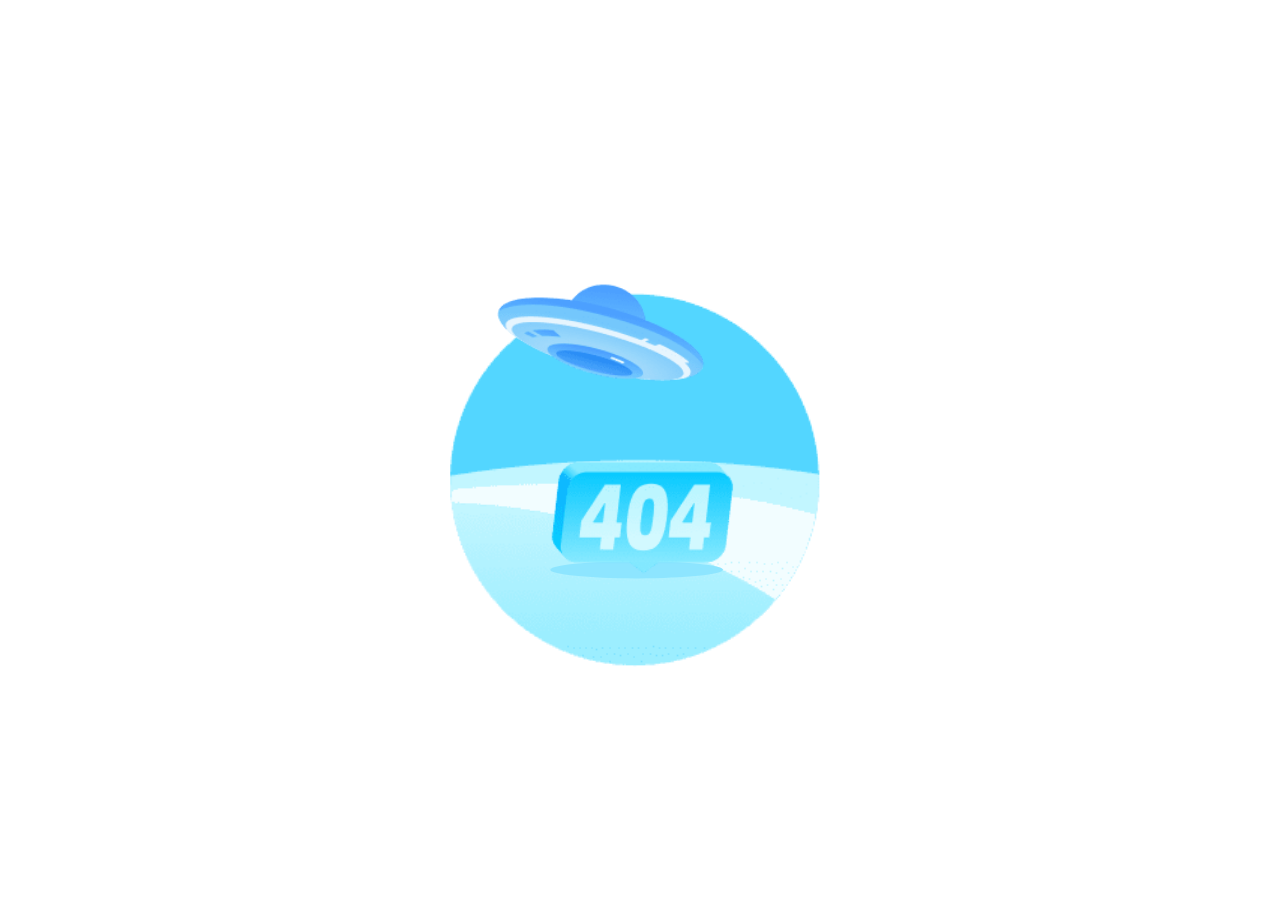
<file: UFO.html>
<html xmlns="http://www.w3.org/1999/xhtml">
<meta charset="UTF-8">
<head>
    <style>
        body{
            background-color:#fff;
            margin: 0px;
            height: 100%;
            overflow: hidden;
        }
        #lottie{
            background-color:#fff;
            width:100%;
            height:100%;
            display:block;
            overflow: hidden;
            transform: translate3d(0,0,0);
            text-align: center;
            opacity: 1;
        }

    </style>
</head>
<body>
<!-- build:scripto --><script>(typeof navigator !== "undefined") && (function(root, factory) {
    if (typeof define === "function" && define.amd) {
        define(function() {
            return factory(root);
        });
    } else if (typeof module === "object" && module.exports) {
        module.exports = factory(root);
    } else {
        root.lottie = factory(root);
        root.bodymovin = root.lottie;
    }
}((window || {}), function(window) {
	"use strict";var svgNS="http://www.w3.org/2000/svg",locationHref="",initialDefaultFrame=-999999,subframeEnabled=!0,expressionsPlugin,isSafari=/^((?!chrome|android).)*safari/i.test(navigator.userAgent),cachedColors={},bm_rounder=Math.round,bm_rnd,bm_pow=Math.pow,bm_sqrt=Math.sqrt,bm_abs=Math.abs,bm_floor=Math.floor,bm_max=Math.max,bm_min=Math.min,blitter=10,BMMath={};function ProjectInterface(){return{}}!function(){var t,e=["abs","acos","acosh","asin","asinh","atan","atanh","atan2","ceil","cbrt","expm1","clz32","cos","cosh","exp","floor","fround","hypot","imul","log","log1p","log2","log10","max","min","pow","random","round","sign","sin","sinh","sqrt","tan","tanh","trunc","E","LN10","LN2","LOG10E","LOG2E","PI","SQRT1_2","SQRT2"],r=e.length;for(t=0;t<r;t+=1)BMMath[e[t]]=Math[e[t]]}(),BMMath.random=Math.random,BMMath.abs=function(t){if("object"===typeof t&&t.length){var e,r=createSizedArray(t.length),i=t.length;for(e=0;e<i;e+=1)r[e]=Math.abs(t[e]);return r}return Math.abs(t)};var defaultCurveSegments=150,degToRads=Math.PI/180,roundCorner=.5519;function roundValues(t){bm_rnd=t?Math.round:function(t){return t}}function styleDiv(t){t.style.position="absolute",t.style.top=0,t.style.left=0,t.style.display="block",t.style.transformOrigin=t.style.webkitTransformOrigin="0 0",t.style.backfaceVisibility=t.style.webkitBackfaceVisibility="visible",t.style.transformStyle=t.style.webkitTransformStyle=t.style.mozTransformStyle="preserve-3d"}function BMEnterFrameEvent(t,e,r,i){this.type=t,this.currentTime=e,this.totalTime=r,this.direction=i<0?-1:1}function BMCompleteEvent(t,e){this.type=t,this.direction=e<0?-1:1}function BMCompleteLoopEvent(t,e,r,i){this.type=t,this.currentLoop=r,this.totalLoops=e,this.direction=i<0?-1:1}function BMSegmentStartEvent(t,e,r){this.type=t,this.firstFrame=e,this.totalFrames=r}function BMDestroyEvent(t,e){this.type=t,this.target=e}function BMRenderFrameErrorEvent(t,e){this.type="renderFrameError",this.nativeError=t,this.currentTime=e}function BMConfigErrorEvent(t){this.type="configError",this.nativeError=t}function BMAnimationConfigErrorEvent(t,e){this.type=t,this.nativeError=e,this.currentTime=currentTime}roundValues(!1);var createElementID=(G=0,function(){return"__lottie_element_"+ ++G}),G;function HSVtoRGB(t,e,r){var i,s,a,n,o,h,l,p;switch(h=r*(1-e),l=r*(1-(o=6*t-(n=Math.floor(6*t)))*e),p=r*(1-(1-o)*e),n%6){case 0:i=r,s=p,a=h;break;case 1:i=l,s=r,a=h;break;case 2:i=h,s=r,a=p;break;case 3:i=h,s=l,a=r;break;case 4:i=p,s=h,a=r;break;case 5:i=r,s=h,a=l}return[i,s,a]}function RGBtoHSV(t,e,r){var i,s=Math.max(t,e,r),a=Math.min(t,e,r),n=s-a,o=0===s?0:n/s,h=s/255;switch(s){case a:i=0;break;case t:i=e-r+n*(e<r?6:0),i/=6*n;break;case e:i=r-t+2*n,i/=6*n;break;case r:i=t-e+4*n,i/=6*n}return[i,o,h]}function addSaturationToRGB(t,e){var r=RGBtoHSV(255*t[0],255*t[1],255*t[2]);return r[1]+=e,1<r[1]?r[1]=1:r[1]<=0&&(r[1]=0),HSVtoRGB(r[0],r[1],r[2])}function addBrightnessToRGB(t,e){var r=RGBtoHSV(255*t[0],255*t[1],255*t[2]);return r[2]+=e,1<r[2]?r[2]=1:r[2]<0&&(r[2]=0),HSVtoRGB(r[0],r[1],r[2])}function addHueToRGB(t,e){var r=RGBtoHSV(255*t[0],255*t[1],255*t[2]);return r[0]+=e/360,1<r[0]?r[0]-=1:r[0]<0&&(r[0]+=1),HSVtoRGB(r[0],r[1],r[2])}var rgbToHex=function(){var t,e,i=[];for(t=0;t<256;t+=1)e=t.toString(16),i[t]=1==e.length?"0"+e:e;return function(t,e,r){return t<0&&(t=0),e<0&&(e=0),r<0&&(r=0),"#"+i[t]+i[e]+i[r]}}();function BaseEvent(){}BaseEvent.prototype={triggerEvent:function(t,e){if(this._cbs[t])for(var r=this._cbs[t].length,i=0;i<r;i++)this._cbs[t][i](e)},addEventListener:function(t,e){return this._cbs[t]||(this._cbs[t]=[]),this._cbs[t].push(e),function(){this.removeEventListener(t,e)}.bind(this)},removeEventListener:function(t,e){if(e){if(this._cbs[t]){for(var r=0,i=this._cbs[t].length;r<i;)this._cbs[t][r]===e&&(this._cbs[t].splice(r,1),r-=1,i-=1),r+=1;this._cbs[t].length||(this._cbs[t]=null)}}else this._cbs[t]=null}};var createTypedArray="function"==typeof Uint8ClampedArray&&"function"==typeof Float32Array?function(t,e){return"float32"===t?new Float32Array(e):"int16"===t?new Int16Array(e):"uint8c"===t?new Uint8ClampedArray(e):void 0}:function(t,e){var r,i=0,s=[];switch(t){case"int16":case"uint8c":r=1;break;default:r=1.1}for(i=0;i<e;i+=1)s.push(r);return s};function createSizedArray(t){return Array.apply(null,{length:t})}function createNS(t){return document.createElementNS(svgNS,t)}function createTag(t){return document.createElement(t)}function DynamicPropertyContainer(){}DynamicPropertyContainer.prototype={addDynamicProperty:function(t){-1===this.dynamicProperties.indexOf(t)&&(this.dynamicProperties.push(t),this.container.addDynamicProperty(this),this._isAnimated=!0)},iterateDynamicProperties:function(){this._mdf=!1;var t,e=this.dynamicProperties.length;for(t=0;t<e;t+=1)this.dynamicProperties[t].getValue(),this.dynamicProperties[t]._mdf&&(this._mdf=!0)},initDynamicPropertyContainer:function(t){this.container=t,this.dynamicProperties=[],this._mdf=!1,this._isAnimated=!1}};var getBlendMode=(Pa={0:"source-over",1:"multiply",2:"screen",3:"overlay",4:"darken",5:"lighten",6:"color-dodge",7:"color-burn",8:"hard-light",9:"soft-light",10:"difference",11:"exclusion",12:"hue",13:"saturation",14:"color",15:"luminosity"},function(t){return Pa[t]||""}),Pa,Matrix=function(){var s=Math.cos,a=Math.sin,n=Math.tan,i=Math.round;function t(){return this.props[0]=1,this.props[1]=0,this.props[2]=0,this.props[3]=0,this.props[4]=0,this.props[5]=1,this.props[6]=0,this.props[7]=0,this.props[8]=0,this.props[9]=0,this.props[10]=1,this.props[11]=0,this.props[12]=0,this.props[13]=0,this.props[14]=0,this.props[15]=1,this}function e(t){if(0===t)return this;var e=s(t),r=a(t);return this._t(e,-r,0,0,r,e,0,0,0,0,1,0,0,0,0,1)}function r(t){if(0===t)return this;var e=s(t),r=a(t);return this._t(1,0,0,0,0,e,-r,0,0,r,e,0,0,0,0,1)}function o(t){if(0===t)return this;var e=s(t),r=a(t);return this._t(e,0,r,0,0,1,0,0,-r,0,e,0,0,0,0,1)}function h(t){if(0===t)return this;var e=s(t),r=a(t);return this._t(e,-r,0,0,r,e,0,0,0,0,1,0,0,0,0,1)}function l(t,e){return this._t(1,e,t,1,0,0)}function p(t,e){return this.shear(n(t),n(e))}function f(t,e){var r=s(e),i=a(e);return this._t(r,i,0,0,-i,r,0,0,0,0,1,0,0,0,0,1)._t(1,0,0,0,n(t),1,0,0,0,0,1,0,0,0,0,1)._t(r,-i,0,0,i,r,0,0,0,0,1,0,0,0,0,1)}function m(t,e,r){return r||0===r||(r=1),1===t&&1===e&&1===r?this:this._t(t,0,0,0,0,e,0,0,0,0,r,0,0,0,0,1)}function c(t,e,r,i,s,a,n,o,h,l,p,f,m,c,d,u){return this.props[0]=t,this.props[1]=e,this.props[2]=r,this.props[3]=i,this.props[4]=s,this.props[5]=a,this.props[6]=n,this.props[7]=o,this.props[8]=h,this.props[9]=l,this.props[10]=p,this.props[11]=f,this.props[12]=m,this.props[13]=c,this.props[14]=d,this.props[15]=u,this}function d(t,e,r){return r=r||0,0!==t||0!==e||0!==r?this._t(1,0,0,0,0,1,0,0,0,0,1,0,t,e,r,1):this}function u(t,e,r,i,s,a,n,o,h,l,p,f,m,c,d,u){var y=this.props;if(1===t&&0===e&&0===r&&0===i&&0===s&&1===a&&0===n&&0===o&&0===h&&0===l&&1===p&&0===f)return y[12]=y[12]*t+y[15]*m,y[13]=y[13]*a+y[15]*c,y[14]=y[14]*p+y[15]*d,y[15]=y[15]*u,this._identityCalculated=!1,this;var g=y[0],v=y[1],b=y[2],E=y[3],x=y[4],P=y[5],S=y[6],_=y[7],C=y[8],A=y[9],T=y[10],k=y[11],M=y[12],D=y[13],w=y[14],F=y[15];return y[0]=g*t+v*s+b*h+E*m,y[1]=g*e+v*a+b*l+E*c,y[2]=g*r+v*n+b*p+E*d,y[3]=g*i+v*o+b*f+E*u,y[4]=x*t+P*s+S*h+_*m,y[5]=x*e+P*a+S*l+_*c,y[6]=x*r+P*n+S*p+_*d,y[7]=x*i+P*o+S*f+_*u,y[8]=C*t+A*s+T*h+k*m,y[9]=C*e+A*a+T*l+k*c,y[10]=C*r+A*n+T*p+k*d,y[11]=C*i+A*o+T*f+k*u,y[12]=M*t+D*s+w*h+F*m,y[13]=M*e+D*a+w*l+F*c,y[14]=M*r+D*n+w*p+F*d,y[15]=M*i+D*o+w*f+F*u,this._identityCalculated=!1,this}function y(){return this._identityCalculated||(this._identity=!(1!==this.props[0]||0!==this.props[1]||0!==this.props[2]||0!==this.props[3]||0!==this.props[4]||1!==this.props[5]||0!==this.props[6]||0!==this.props[7]||0!==this.props[8]||0!==this.props[9]||1!==this.props[10]||0!==this.props[11]||0!==this.props[12]||0!==this.props[13]||0!==this.props[14]||1!==this.props[15]),this._identityCalculated=!0),this._identity}function g(t){for(var e=0;e<16;){if(t.props[e]!==this.props[e])return!1;e+=1}return!0}function v(t){var e;for(e=0;e<16;e+=1)t.props[e]=this.props[e]}function b(t){var e;for(e=0;e<16;e+=1)this.props[e]=t[e]}function E(t,e,r){return{x:t*this.props[0]+e*this.props[4]+r*this.props[8]+this.props[12],y:t*this.props[1]+e*this.props[5]+r*this.props[9]+this.props[13],z:t*this.props[2]+e*this.props[6]+r*this.props[10]+this.props[14]}}function x(t,e,r){return t*this.props[0]+e*this.props[4]+r*this.props[8]+this.props[12]}function P(t,e,r){return t*this.props[1]+e*this.props[5]+r*this.props[9]+this.props[13]}function S(t,e,r){return t*this.props[2]+e*this.props[6]+r*this.props[10]+this.props[14]}function _(){var t=this.props[0]*this.props[5]-this.props[1]*this.props[4],e=this.props[5]/t,r=-this.props[1]/t,i=-this.props[4]/t,s=this.props[0]/t,a=(this.props[4]*this.props[13]-this.props[5]*this.props[12])/t,n=-(this.props[0]*this.props[13]-this.props[1]*this.props[12])/t,o=new Matrix;return o.props[0]=e,o.props[1]=r,o.props[4]=i,o.props[5]=s,o.props[12]=a,o.props[13]=n,o}function C(t){return this.getInverseMatrix().applyToPointArray(t[0],t[1],t[2]||0)}function A(t){var e,r=t.length,i=[];for(e=0;e<r;e+=1)i[e]=C(t[e]);return i}function T(t,e,r){var i=createTypedArray("float32",6);if(this.isIdentity())i[0]=t[0],i[1]=t[1],i[2]=e[0],i[3]=e[1],i[4]=r[0],i[5]=r[1];else{var s=this.props[0],a=this.props[1],n=this.props[4],o=this.props[5],h=this.props[12],l=this.props[13];i[0]=t[0]*s+t[1]*n+h,i[1]=t[0]*a+t[1]*o+l,i[2]=e[0]*s+e[1]*n+h,i[3]=e[0]*a+e[1]*o+l,i[4]=r[0]*s+r[1]*n+h,i[5]=r[0]*a+r[1]*o+l}return i}function k(t,e,r){return this.isIdentity()?[t,e,r]:[t*this.props[0]+e*this.props[4]+r*this.props[8]+this.props[12],t*this.props[1]+e*this.props[5]+r*this.props[9]+this.props[13],t*this.props[2]+e*this.props[6]+r*this.props[10]+this.props[14]]}function M(t,e){if(this.isIdentity())return t+","+e;var r=this.props;return Math.round(100*(t*r[0]+e*r[4]+r[12]))/100+","+Math.round(100*(t*r[1]+e*r[5]+r[13]))/100}function D(){for(var t=0,e=this.props,r="matrix3d(";t<16;)r+=i(1e4*e[t])/1e4,r+=15===t?")":",",t+=1;return r}function w(t){return t<1e-6&&0<t||-1e-6<t&&t<0?i(1e4*t)/1e4:t}function F(){var t=this.props;return"matrix("+w(t[0])+","+w(t[1])+","+w(t[4])+","+w(t[5])+","+w(t[12])+","+w(t[13])+")"}return function(){this.reset=t,this.rotate=e,this.rotateX=r,this.rotateY=o,this.rotateZ=h,this.skew=p,this.skewFromAxis=f,this.shear=l,this.scale=m,this.setTransform=c,this.translate=d,this.transform=u,this.applyToPoint=E,this.applyToX=x,this.applyToY=P,this.applyToZ=S,this.applyToPointArray=k,this.applyToTriplePoints=T,this.applyToPointStringified=M,this.toCSS=D,this.to2dCSS=F,this.clone=v,this.cloneFromProps=b,this.equals=g,this.inversePoints=A,this.inversePoint=C,this.getInverseMatrix=_,this._t=this.transform,this.isIdentity=y,this._identity=!0,this._identityCalculated=!1,this.props=createTypedArray("float32",16),this.reset()}}();!function(o,h){var l,p=this,f=256,m=6,c="random",d=h.pow(f,m),u=h.pow(2,52),y=2*u,g=f-1;function v(t){var e,r=t.length,n=this,i=0,s=n.i=n.j=0,a=n.S=[];for(r||(t=[r++]);i<f;)a[i]=i++;for(i=0;i<f;i++)a[i]=a[s=g&s+t[i%r]+(e=a[i])],a[s]=e;n.g=function(t){for(var e,r=0,i=n.i,s=n.j,a=n.S;t--;)e=a[i=g&i+1],r=r*f+a[g&(a[i]=a[s=g&s+e])+(a[s]=e)];return n.i=i,n.j=s,r}}function b(t,e){return e.i=t.i,e.j=t.j,e.S=t.S.slice(),e}function E(t,e){for(var r,i=t+"",s=0;s<i.length;)e[g&s]=g&(r^=19*e[g&s])+i.charCodeAt(s++);return x(e)}function x(t){return String.fromCharCode.apply(0,t)}h["seed"+c]=function(t,e,r){var i=[],s=E(function t(e,r){var i,s=[],a=typeof e;if(r&&"object"==a)for(i in e)try{s.push(t(e[i],r-1))}catch(t){}return s.length?s:"string"==a?e:e+"\0"}((e=!0===e?{entropy:!0}:e||{}).entropy?[t,x(o)]:null===t?function(){try{if(l)return x(l.randomBytes(f));var t=new Uint8Array(f);return(p.crypto||p.msCrypto).getRandomValues(t),x(t)}catch(t){var e=p.navigator,r=e&&e.plugins;return[+new Date,p,r,p.screen,x(o)]}}():t,3),i),a=new v(i),n=function(){for(var t=a.g(m),e=d,r=0;t<u;)t=(t+r)*f,e*=f,r=a.g(1);for(;y<=t;)t/=2,e/=2,r>>>=1;return(t+r)/e};return n.int32=function(){return 0|a.g(4)},n.quick=function(){return a.g(4)/4294967296},n.double=n,E(x(a.S),o),(e.pass||r||function(t,e,r,i){return i&&(i.S&&b(i,a),t.state=function(){return b(a,{})}),r?(h[c]=t,e):t})(n,s,"global"in e?e.global:this==h,e.state)},E(h.random(),o)}([],BMMath);var BezierFactory=function(){var t={getBezierEasing:function(t,e,r,i,s){var a=s||("bez_"+t+"_"+e+"_"+r+"_"+i).replace(/\./g,"p");if(o[a])return o[a];var n=new h([t,e,r,i]);return o[a]=n}},o={};var l=11,p=1/(l-1),e="function"==typeof Float32Array;function i(t,e){return 1-3*e+3*t}function s(t,e){return 3*e-6*t}function a(t){return 3*t}function f(t,e,r){return((i(e,r)*t+s(e,r))*t+a(e))*t}function m(t,e,r){return 3*i(e,r)*t*t+2*s(e,r)*t+a(e)}function h(t){this._p=t,this._mSampleValues=e?new Float32Array(l):new Array(l),this._precomputed=!1,this.get=this.get.bind(this)}return h.prototype={get:function(t){var e=this._p[0],r=this._p[1],i=this._p[2],s=this._p[3];return this._precomputed||this._precompute(),e===r&&i===s?t:0===t?0:1===t?1:f(this._getTForX(t),r,s)},_precompute:function(){var t=this._p[0],e=this._p[1],r=this._p[2],i=this._p[3];this._precomputed=!0,t===e&&r===i||this._calcSampleValues()},_calcSampleValues:function(){for(var t=this._p[0],e=this._p[2],r=0;r<l;++r)this._mSampleValues[r]=f(r*p,t,e)},_getTForX:function(t){for(var e=this._p[0],r=this._p[2],i=this._mSampleValues,s=0,a=1,n=l-1;a!==n&&i[a]<=t;++a)s+=p;var o=s+(t-i[--a])/(i[a+1]-i[a])*p,h=m(o,e,r);return.001<=h?function(t,e,r,i){for(var s=0;s<4;++s){var a=m(e,r,i);if(0===a)return e;e-=(f(e,r,i)-t)/a}return e}(t,o,e,r):0===h?o:function(t,e,r,i,s){for(var a,n,o=0;0<(a=f(n=e+(r-e)/2,i,s)-t)?r=n:e=n,1e-7<Math.abs(a)&&++o<10;);return n}(t,s,s+p,e,r)}},t}();function extendPrototype(t,e){var r,i,s=t.length;for(r=0;r<s;r+=1)for(var a in i=t[r].prototype)i.hasOwnProperty(a)&&(e.prototype[a]=i[a])}function getDescriptor(t,e){return Object.getOwnPropertyDescriptor(t,e)}function createProxyFunction(t){function e(){}return e.prototype=t,e}function bezFunction(){Math;function y(t,e,r,i,s,a){var n=t*i+e*s+r*a-s*i-a*t-r*e;return-.001<n&&n<.001}var p=function(t,e,r,i){var s,a,n,o,h,l,p=defaultCurveSegments,f=0,m=[],c=[],d=bezier_length_pool.newElement();for(n=r.length,s=0;s<p;s+=1){for(h=s/(p-1),a=l=0;a<n;a+=1)o=bm_pow(1-h,3)*t[a]+3*bm_pow(1-h,2)*h*r[a]+3*(1-h)*bm_pow(h,2)*i[a]+bm_pow(h,3)*e[a],m[a]=o,null!==c[a]&&(l+=bm_pow(m[a]-c[a],2)),c[a]=m[a];l&&(f+=l=bm_sqrt(l)),d.percents[s]=h,d.lengths[s]=f}return d.addedLength=f,d};function g(t){this.segmentLength=0,this.points=new Array(t)}function v(t,e){this.partialLength=t,this.point=e}var b,t=(b={},function(t,e,r,i){var s=(t[0]+"_"+t[1]+"_"+e[0]+"_"+e[1]+"_"+r[0]+"_"+r[1]+"_"+i[0]+"_"+i[1]).replace(/\./g,"p");if(!b[s]){var a,n,o,h,l,p,f,m=defaultCurveSegments,c=0,d=null;2===t.length&&(t[0]!=e[0]||t[1]!=e[1])&&y(t[0],t[1],e[0],e[1],t[0]+r[0],t[1]+r[1])&&y(t[0],t[1],e[0],e[1],e[0]+i[0],e[1]+i[1])&&(m=2);var u=new g(m);for(o=r.length,a=0;a<m;a+=1){for(f=createSizedArray(o),l=a/(m-1),n=p=0;n<o;n+=1)h=bm_pow(1-l,3)*t[n]+3*bm_pow(1-l,2)*l*(t[n]+r[n])+3*(1-l)*bm_pow(l,2)*(e[n]+i[n])+bm_pow(l,3)*e[n],f[n]=h,null!==d&&(p+=bm_pow(f[n]-d[n],2));c+=p=bm_sqrt(p),u.points[a]=new v(p,f),d=f}u.segmentLength=c,b[s]=u}return b[s]});function M(t,e){var r=e.percents,i=e.lengths,s=r.length,a=bm_floor((s-1)*t),n=t*e.addedLength,o=0;if(a===s-1||0===a||n===i[a])return r[a];for(var h=i[a]>n?-1:1,l=!0;l;)if(i[a]<=n&&i[a+1]>n?(o=(n-i[a])/(i[a+1]-i[a]),l=!1):a+=h,a<0||s-1<=a){if(a===s-1)return r[a];l=!1}return r[a]+(r[a+1]-r[a])*o}var D=createTypedArray("float32",8);return{getSegmentsLength:function(t){var e,r=segments_length_pool.newElement(),i=t.c,s=t.v,a=t.o,n=t.i,o=t._length,h=r.lengths,l=0;for(e=0;e<o-1;e+=1)h[e]=p(s[e],s[e+1],a[e],n[e+1]),l+=h[e].addedLength;return i&&o&&(h[e]=p(s[e],s[0],a[e],n[0]),l+=h[e].addedLength),r.totalLength=l,r},getNewSegment:function(t,e,r,i,s,a,n){var o,h=M(s=s<0?0:1<s?1:s,n),l=M(a=1<a?1:a,n),p=t.length,f=1-h,m=1-l,c=f*f*f,d=h*f*f*3,u=h*h*f*3,y=h*h*h,g=f*f*m,v=h*f*m+f*h*m+f*f*l,b=h*h*m+f*h*l+h*f*l,E=h*h*l,x=f*m*m,P=h*m*m+f*l*m+f*m*l,S=h*l*m+f*l*l+h*m*l,_=h*l*l,C=m*m*m,A=l*m*m+m*l*m+m*m*l,T=l*l*m+m*l*l+l*m*l,k=l*l*l;for(o=0;o<p;o+=1)D[4*o]=Math.round(1e3*(c*t[o]+d*r[o]+u*i[o]+y*e[o]))/1e3,D[4*o+1]=Math.round(1e3*(g*t[o]+v*r[o]+b*i[o]+E*e[o]))/1e3,D[4*o+2]=Math.round(1e3*(x*t[o]+P*r[o]+S*i[o]+_*e[o]))/1e3,D[4*o+3]=Math.round(1e3*(C*t[o]+A*r[o]+T*i[o]+k*e[o]))/1e3;return D},getPointInSegment:function(t,e,r,i,s,a){var n=M(s,a),o=1-n;return[Math.round(1e3*(o*o*o*t[0]+(n*o*o+o*n*o+o*o*n)*r[0]+(n*n*o+o*n*n+n*o*n)*i[0]+n*n*n*e[0]))/1e3,Math.round(1e3*(o*o*o*t[1]+(n*o*o+o*n*o+o*o*n)*r[1]+(n*n*o+o*n*n+n*o*n)*i[1]+n*n*n*e[1]))/1e3]},buildBezierData:t,pointOnLine2D:y,pointOnLine3D:function(t,e,r,i,s,a,n,o,h){if(0===r&&0===a&&0===h)return y(t,e,i,s,n,o);var l,p=Math.sqrt(Math.pow(i-t,2)+Math.pow(s-e,2)+Math.pow(a-r,2)),f=Math.sqrt(Math.pow(n-t,2)+Math.pow(o-e,2)+Math.pow(h-r,2)),m=Math.sqrt(Math.pow(n-i,2)+Math.pow(o-s,2)+Math.pow(h-a,2));return-1e-4<(l=f<p?m<p?p-f-m:m-f-p:f<m?m-f-p:f-p-m)&&l<1e-4}}}!function(){for(var a=0,t=["ms","moz","webkit","o"],e=0;e<t.length&&!window.requestAnimationFrame;++e)window.requestAnimationFrame=window[t[e]+"RequestAnimationFrame"],window.cancelAnimationFrame=window[t[e]+"CancelAnimationFrame"]||window[t[e]+"CancelRequestAnimationFrame"];window.requestAnimationFrame||(window.requestAnimationFrame=function(t,e){var r=(new Date).getTime(),i=Math.max(0,16-(r-a)),s=setTimeout(function(){t(r+i)},i);return a=r+i,s}),window.cancelAnimationFrame||(window.cancelAnimationFrame=function(t){clearTimeout(t)})}();var bez=bezFunction();function dataFunctionManager(){function f(t,e,r){var i,s,a,n,o,h,l=t.length;for(s=0;s<l;s+=1)if("ks"in(i=t[s])&&!i.completed){if(i.completed=!0,i.tt&&(t[s-1].td=i.tt),[],-1,i.hasMask){var p=i.masksProperties;for(n=p.length,a=0;a<n;a+=1)if(p[a].pt.k.i)d(p[a].pt.k);else for(h=p[a].pt.k.length,o=0;o<h;o+=1)p[a].pt.k[o].s&&d(p[a].pt.k[o].s[0]),p[a].pt.k[o].e&&d(p[a].pt.k[o].e[0])}0===i.ty?(i.layers=m(i.refId,e),f(i.layers,e,r)):4===i.ty?c(i.shapes):5==i.ty&&u(i,r)}}function m(t,e){for(var r=0,i=e.length;r<i;){if(e[r].id===t)return e[r].layers.__used?JSON.parse(JSON.stringify(e[r].layers)):(e[r].layers.__used=!0,e[r].layers);r+=1}}function c(t){var e,r,i;for(e=t.length-1;0<=e;e-=1)if("sh"==t[e].ty){if(t[e].ks.k.i)d(t[e].ks.k);else for(i=t[e].ks.k.length,r=0;r<i;r+=1)t[e].ks.k[r].s&&d(t[e].ks.k[r].s[0]),t[e].ks.k[r].e&&d(t[e].ks.k[r].e[0]);!0}else"gr"==t[e].ty&&c(t[e].it)}function d(t){var e,r=t.i.length;for(e=0;e<r;e+=1)t.i[e][0]+=t.v[e][0],t.i[e][1]+=t.v[e][1],t.o[e][0]+=t.v[e][0],t.o[e][1]+=t.v[e][1]}function o(t,e){var r=e?e.split("."):[100,100,100];return t[0]>r[0]||!(r[0]>t[0])&&(t[1]>r[1]||!(r[1]>t[1])&&(t[2]>r[2]||!(r[2]>t[2])&&void 0))}var h,r=function(){var i=[4,4,14];function s(t){var e,r,i,s=t.length;for(e=0;e<s;e+=1)5===t[e].ty&&(r=t[e],void 0,i=r.t.d,r.t.d={k:[{s:i,t:0}]})}return function(t){if(o(i,t.v)&&(s(t.layers),t.assets)){var e,r=t.assets.length;for(e=0;e<r;e+=1)t.assets[e].layers&&s(t.assets[e].layers)}}}(),i=(h=[4,7,99],function(t){if(t.chars&&!o(h,t.v)){var e,r,i,s,a,n=t.chars.length;for(e=0;e<n;e+=1)if(t.chars[e].data&&t.chars[e].data.shapes)for(i=(a=t.chars[e].data.shapes[0].it).length,r=0;r<i;r+=1)(s=a[r].ks.k).__converted||(d(a[r].ks.k),s.__converted=!0)}}),s=function(){var i=[4,1,9];function a(t){var e,r,i,s=t.length;for(e=0;e<s;e+=1)if("gr"===t[e].ty)a(t[e].it);else if("fl"===t[e].ty||"st"===t[e].ty)if(t[e].c.k&&t[e].c.k[0].i)for(i=t[e].c.k.length,r=0;r<i;r+=1)t[e].c.k[r].s&&(t[e].c.k[r].s[0]/=255,t[e].c.k[r].s[1]/=255,t[e].c.k[r].s[2]/=255,t[e].c.k[r].s[3]/=255),t[e].c.k[r].e&&(t[e].c.k[r].e[0]/=255,t[e].c.k[r].e[1]/=255,t[e].c.k[r].e[2]/=255,t[e].c.k[r].e[3]/=255);else t[e].c.k[0]/=255,t[e].c.k[1]/=255,t[e].c.k[2]/=255,t[e].c.k[3]/=255}function s(t){var e,r=t.length;for(e=0;e<r;e+=1)4===t[e].ty&&a(t[e].shapes)}return function(t){if(o(i,t.v)&&(s(t.layers),t.assets)){var e,r=t.assets.length;for(e=0;e<r;e+=1)t.assets[e].layers&&s(t.assets[e].layers)}}}(),a=function(){var i=[4,4,18];function l(t){var e,r,i;for(e=t.length-1;0<=e;e-=1)if("sh"==t[e].ty){if(t[e].ks.k.i)t[e].ks.k.c=t[e].closed;else for(i=t[e].ks.k.length,r=0;r<i;r+=1)t[e].ks.k[r].s&&(t[e].ks.k[r].s[0].c=t[e].closed),t[e].ks.k[r].e&&(t[e].ks.k[r].e[0].c=t[e].closed);!0}else"gr"==t[e].ty&&l(t[e].it)}function s(t){var e,r,i,s,a,n,o=t.length;for(r=0;r<o;r+=1){if((e=t[r]).hasMask){var h=e.masksProperties;for(s=h.length,i=0;i<s;i+=1)if(h[i].pt.k.i)h[i].pt.k.c=h[i].cl;else for(n=h[i].pt.k.length,a=0;a<n;a+=1)h[i].pt.k[a].s&&(h[i].pt.k[a].s[0].c=h[i].cl),h[i].pt.k[a].e&&(h[i].pt.k[a].e[0].c=h[i].cl)}4===e.ty&&l(e.shapes)}}return function(t){if(o(i,t.v)&&(s(t.layers),t.assets)){var e,r=t.assets.length;for(e=0;e<r;e+=1)t.assets[e].layers&&s(t.assets[e].layers)}}}();function u(t,e){0!==t.t.a.length||"m"in t.t.p||(t.singleShape=!0)}var t={completeData:function(t,e){t.__complete||(s(t),r(t),i(t),a(t),f(t.layers,t.assets,e),t.__complete=!0)}};return t.checkColors=s,t.checkChars=i,t.checkShapes=a,t.completeLayers=f,t}var dataManager=dataFunctionManager(),FontManager=function(){var a={w:0,size:0,shapes:[]},t=[];function u(t,e){var r=createTag("span");r.style.fontFamily=e;var i=createTag("span");i.innerHTML="giItT1WQy@!-/#",r.style.position="absolute",r.style.left="-10000px",r.style.top="-10000px",r.style.fontSize="300px",r.style.fontVariant="normal",r.style.fontStyle="normal",r.style.fontWeight="normal",r.style.letterSpacing="0",r.appendChild(i),document.body.appendChild(r);var s=i.offsetWidth;return i.style.fontFamily=function(t){var e,r=t.split(","),i=r.length,s=[];for(e=0;e<i;e+=1)"sans-serif"!==r[e]&&"monospace"!==r[e]&&s.push(r[e]);return s.join(",")}(t)+", "+e,{node:i,w:s,parent:r}}t=t.concat([2304,2305,2306,2307,2362,2363,2364,2364,2366,2367,2368,2369,2370,2371,2372,2373,2374,2375,2376,2377,2378,2379,2380,2381,2382,2383,2387,2388,2389,2390,2391,2402,2403]);var e=function(){this.fonts=[],this.chars=null,this.typekitLoaded=0,this.isLoaded=!1,this.initTime=Date.now(),this.setIsLoadedBinded=this.setIsLoaded.bind(this),this.checkLoadedFontsBinded=this.checkLoadedFonts.bind(this)};return e.getCombinedCharacterCodes=function(){return t},e.prototype={addChars:function(t){if(t){this.chars||(this.chars=[]);var e,r,i,s=t.length,a=this.chars.length;for(e=0;e<s;e+=1){for(r=0,i=!1;r<a;)this.chars[r].style===t[e].style&&this.chars[r].fFamily===t[e].fFamily&&this.chars[r].ch===t[e].ch&&(i=!0),r+=1;i||(this.chars.push(t[e]),a+=1)}}},addFonts:function(t,e){if(t){if(this.chars)return this.isLoaded=!0,void(this.fonts=t.list);var r,i,s,a,n=t.list,o=n.length,h=o;for(r=0;r<o;r+=1){var l,p,f=!0;if(n[r].loaded=!1,n[r].monoCase=u(n[r].fFamily,"monospace"),n[r].sansCase=u(n[r].fFamily,"sans-serif"),n[r].fPath){if("p"===n[r].fOrigin||3===n[r].origin){if(0<(l=document.querySelectorAll('style[f-forigin="p"][f-family="'+n[r].fFamily+'"], style[f-origin="3"][f-family="'+n[r].fFamily+'"]')).length&&(f=!1),f){var m=createTag("style");m.setAttribute("f-forigin",n[r].fOrigin),m.setAttribute("f-origin",n[r].origin),m.setAttribute("f-family",n[r].fFamily),m.type="text/css",m.innerHTML="@font-face {font-family: "+n[r].fFamily+"; font-style: normal; src: url('"+n[r].fPath+"');}",e.appendChild(m)}}else if("g"===n[r].fOrigin||1===n[r].origin){for(l=document.querySelectorAll('link[f-forigin="g"], link[f-origin="1"]'),p=0;p<l.length;p++)-1!==l[p].href.indexOf(n[r].fPath)&&(f=!1);if(f){var c=createTag("link");c.setAttribute("f-forigin",n[r].fOrigin),c.setAttribute("f-origin",n[r].origin),c.type="text/css",c.rel="stylesheet",c.href=n[r].fPath,document.body.appendChild(c)}}else if("t"===n[r].fOrigin||2===n[r].origin){for(l=document.querySelectorAll('script[f-forigin="t"], script[f-origin="2"]'),p=0;p<l.length;p++)n[r].fPath===l[p].src&&(f=!1);if(f){var d=createTag("link");d.setAttribute("f-forigin",n[r].fOrigin),d.setAttribute("f-origin",n[r].origin),d.setAttribute("rel","stylesheet"),d.setAttribute("href",n[r].fPath),e.appendChild(d)}}}else n[r].loaded=!0,h-=1;n[r].helper=(i=e,s=n[r],a=void 0,(a=createNS("text")).style.fontSize="100px",a.setAttribute("font-family",s.fFamily),a.setAttribute("font-style",s.fStyle),a.setAttribute("font-weight",s.fWeight),a.textContent="1",s.fClass?(a.style.fontFamily="inherit",a.setAttribute("class",s.fClass)):a.style.fontFamily=s.fFamily,i.appendChild(a),createTag("canvas").getContext("2d").font=s.fWeight+" "+s.fStyle+" 100px "+s.fFamily,a),n[r].cache={},this.fonts.push(n[r])}0===h?this.isLoaded=!0:setTimeout(this.checkLoadedFonts.bind(this),100)}else this.isLoaded=!0},getCharData:function(t,e,r){for(var i=0,s=this.chars.length;i<s;){if(this.chars[i].ch===t&&this.chars[i].style===e&&this.chars[i].fFamily===r)return this.chars[i];i+=1}return("string"==typeof t&&13!==t.charCodeAt(0)||!t)&&console&&console.warn&&console.warn("Missing character from exported characters list: ",t,e,r),a},getFontByName:function(t){for(var e=0,r=this.fonts.length;e<r;){if(this.fonts[e].fName===t)return this.fonts[e];e+=1}return this.fonts[0]},measureText:function(t,e,r){var i=this.getFontByName(e),s=t.charCodeAt(0);if(!i.cache[s+1]){var a=i.helper;if(" "===t){a.textContent="|"+t+"|";var n=a.getComputedTextLength();a.textContent="||";var o=a.getComputedTextLength();i.cache[s+1]=(n-o)/100}else a.textContent=t,i.cache[s+1]=a.getComputedTextLength()/100}return i.cache[s+1]*r},checkLoadedFonts:function(){var t,e,r,i=this.fonts.length,s=i;for(t=0;t<i;t+=1)this.fonts[t].loaded?s-=1:"n"===this.fonts[t].fOrigin||0===this.fonts[t].origin?this.fonts[t].loaded=!0:(e=this.fonts[t].monoCase.node,r=this.fonts[t].monoCase.w,e.offsetWidth!==r?(s-=1,this.fonts[t].loaded=!0):(e=this.fonts[t].sansCase.node,r=this.fonts[t].sansCase.w,e.offsetWidth!==r&&(s-=1,this.fonts[t].loaded=!0)),this.fonts[t].loaded&&(this.fonts[t].sansCase.parent.parentNode.removeChild(this.fonts[t].sansCase.parent),this.fonts[t].monoCase.parent.parentNode.removeChild(this.fonts[t].monoCase.parent)));0!==s&&Date.now()-this.initTime<5e3?setTimeout(this.checkLoadedFontsBinded,20):setTimeout(this.setIsLoadedBinded,10)},setIsLoaded:function(){this.isLoaded=!0}},e}(),PropertyFactory=function(){var f=initialDefaultFrame,s=Math.abs;function m(t,e){var r,i=this.offsetTime;"multidimensional"===this.propType&&(r=createTypedArray("float32",this.pv.length));for(var s,a,n,o,h,l,p,f,m=e.lastIndex,c=m,d=this.keyframes.length-1,u=!0;u;){if(s=this.keyframes[c],a=this.keyframes[c+1],c===d-1&&t>=a.t-i){s.h&&(s=a),m=0;break}if(a.t-i>t){m=c;break}c<d-1?c+=1:(m=0,u=!1)}var y,g,v,b,E,x,P,S,_,C,A=a.t-i,T=s.t-i;if(s.to){s.bezierData||(s.bezierData=bez.buildBezierData(s.s,a.s||s.e,s.to,s.ti));var k=s.bezierData;if(A<=t||t<T){var M=A<=t?k.points.length-1:0;for(o=k.points[M].point.length,n=0;n<o;n+=1)r[n]=k.points[M].point[n]}else{s.__fnct?f=s.__fnct:(f=BezierFactory.getBezierEasing(s.o.x,s.o.y,s.i.x,s.i.y,s.n).get,s.__fnct=f),h=f((t-T)/(A-T));var D,w=k.segmentLength*h,F=e.lastFrame<t&&e._lastKeyframeIndex===c?e._lastAddedLength:0;for(p=e.lastFrame<t&&e._lastKeyframeIndex===c?e._lastPoint:0,u=!0,l=k.points.length;u;){if(F+=k.points[p].partialLength,0===w||0===h||p===k.points.length-1){for(o=k.points[p].point.length,n=0;n<o;n+=1)r[n]=k.points[p].point[n];break}if(F<=w&&w<F+k.points[p+1].partialLength){for(D=(w-F)/k.points[p+1].partialLength,o=k.points[p].point.length,n=0;n<o;n+=1)r[n]=k.points[p].point[n]+(k.points[p+1].point[n]-k.points[p].point[n])*D;break}p<l-1?p+=1:u=!1}e._lastPoint=p,e._lastAddedLength=F-k.points[p].partialLength,e._lastKeyframeIndex=c}}else{var I,V,B,R,L;if(d=s.s.length,y=a.s||s.e,this.sh&&1!==s.h)if(A<=t)r[0]=y[0],r[1]=y[1],r[2]=y[2];else if(t<=T)r[0]=s.s[0],r[1]=s.s[1],r[2]=s.s[2];else{var G=N(s.s),z=N(y);g=r,v=function(t,e,r){var i,s,a,n,o,h=[],l=t[0],p=t[1],f=t[2],m=t[3],c=e[0],d=e[1],u=e[2],y=e[3];(s=l*c+p*d+f*u+m*y)<0&&(s=-s,c=-c,d=-d,u=-u,y=-y);o=1e-6<1-s?(i=Math.acos(s),a=Math.sin(i),n=Math.sin((1-r)*i)/a,Math.sin(r*i)/a):(n=1-r,r);return h[0]=n*l+o*c,h[1]=n*p+o*d,h[2]=n*f+o*u,h[3]=n*m+o*y,h}(G,z,(t-T)/(A-T)),b=v[0],E=v[1],x=v[2],P=v[3],S=Math.atan2(2*E*P-2*b*x,1-2*E*E-2*x*x),_=Math.asin(2*b*E+2*x*P),C=Math.atan2(2*b*P-2*E*x,1-2*b*b-2*x*x),g[0]=S/degToRads,g[1]=_/degToRads,g[2]=C/degToRads}else for(c=0;c<d;c+=1)1!==s.h&&(h=A<=t?1:t<T?0:(s.o.x.constructor===Array?(s.__fnct||(s.__fnct=[]),s.__fnct[c]?f=s.__fnct[c]:(I=void 0===s.o.x[c]?s.o.x[0]:s.o.x[c],V=void 0===s.o.y[c]?s.o.y[0]:s.o.y[c],B=void 0===s.i.x[c]?s.i.x[0]:s.i.x[c],R=void 0===s.i.y[c]?s.i.y[0]:s.i.y[c],f=BezierFactory.getBezierEasing(I,V,B,R).get,s.__fnct[c]=f)):s.__fnct?f=s.__fnct:(I=s.o.x,V=s.o.y,B=s.i.x,R=s.i.y,f=BezierFactory.getBezierEasing(I,V,B,R).get,s.__fnct=f),f((t-T)/(A-T)))),y=a.s||s.e,L=1===s.h?s.s[c]:s.s[c]+(y[c]-s.s[c])*h,"multidimensional"===this.propType?r[c]=L:r=L}return e.lastIndex=m,r}function N(t){var e=t[0]*degToRads,r=t[1]*degToRads,i=t[2]*degToRads,s=Math.cos(e/2),a=Math.cos(r/2),n=Math.cos(i/2),o=Math.sin(e/2),h=Math.sin(r/2),l=Math.sin(i/2);return[o*h*n+s*a*l,o*a*n+s*h*l,s*h*n-o*a*l,s*a*n-o*h*l]}function c(){var t=this.comp.renderedFrame-this.offsetTime,e=this.keyframes[0].t-this.offsetTime,r=this.keyframes[this.keyframes.length-1].t-this.offsetTime;if(!(t===this._caching.lastFrame||this._caching.lastFrame!==f&&(this._caching.lastFrame>=r&&r<=t||this._caching.lastFrame<e&&t<e))){this._caching.lastFrame>=t&&(this._caching._lastKeyframeIndex=-1,this._caching.lastIndex=0);var i=this.interpolateValue(t,this._caching);this.pv=i}return this._caching.lastFrame=t,this.pv}function d(t){var e;if("unidimensional"===this.propType)e=t*this.mult,1e-5<s(this.v-e)&&(this.v=e,this._mdf=!0);else for(var r=0,i=this.v.length;r<i;)e=t[r]*this.mult,1e-5<s(this.v[r]-e)&&(this.v[r]=e,this._mdf=!0),r+=1}function u(){if(this.elem.globalData.frameId!==this.frameId&&this.effectsSequence.length)if(this.lock)this.setVValue(this.pv);else{this.lock=!0,this._mdf=this._isFirstFrame;var t,e=this.effectsSequence.length,r=this.kf?this.pv:this.data.k;for(t=0;t<e;t+=1)r=this.effectsSequence[t](r);this.setVValue(r),this._isFirstFrame=!1,this.lock=!1,this.frameId=this.elem.globalData.frameId}}function y(t){this.effectsSequence.push(t),this.container.addDynamicProperty(this)}function n(t,e,r,i){this.propType="unidimensional",this.mult=r||1,this.data=e,this.v=r?e.k*r:e.k,this.pv=e.k,this._mdf=!1,this.elem=t,this.container=i,this.comp=t.comp,this.k=!1,this.kf=!1,this.vel=0,this.effectsSequence=[],this._isFirstFrame=!0,this.getValue=u,this.setVValue=d,this.addEffect=y}function o(t,e,r,i){this.propType="multidimensional",this.mult=r||1,this.data=e,this._mdf=!1,this.elem=t,this.container=i,this.comp=t.comp,this.k=!1,this.kf=!1,this.frameId=-1;var s,a=e.k.length;this.v=createTypedArray("float32",a),this.pv=createTypedArray("float32",a);createTypedArray("float32",a);for(this.vel=createTypedArray("float32",a),s=0;s<a;s+=1)this.v[s]=e.k[s]*this.mult,this.pv[s]=e.k[s];this._isFirstFrame=!0,this.effectsSequence=[],this.getValue=u,this.setVValue=d,this.addEffect=y}function h(t,e,r,i){this.propType="unidimensional",this.keyframes=e.k,this.offsetTime=t.data.st,this.frameId=-1,this._caching={lastFrame:f,lastIndex:0,value:0,_lastKeyframeIndex:-1},this.k=!0,this.kf=!0,this.data=e,this.mult=r||1,this.elem=t,this.container=i,this.comp=t.comp,this.v=f,this.pv=f,this._isFirstFrame=!0,this.getValue=u,this.setVValue=d,this.interpolateValue=m,this.effectsSequence=[c.bind(this)],this.addEffect=y}function l(t,e,r,i){this.propType="multidimensional";var s,a,n,o,h,l=e.k.length;for(s=0;s<l-1;s+=1)e.k[s].to&&e.k[s].s&&e.k[s+1]&&e.k[s+1].s&&(a=e.k[s].s,n=e.k[s+1].s,o=e.k[s].to,h=e.k[s].ti,(2===a.length&&(a[0]!==n[0]||a[1]!==n[1])&&bez.pointOnLine2D(a[0],a[1],n[0],n[1],a[0]+o[0],a[1]+o[1])&&bez.pointOnLine2D(a[0],a[1],n[0],n[1],n[0]+h[0],n[1]+h[1])||3===a.length&&(a[0]!==n[0]||a[1]!==n[1]||a[2]!==n[2])&&bez.pointOnLine3D(a[0],a[1],a[2],n[0],n[1],n[2],a[0]+o[0],a[1]+o[1],a[2]+o[2])&&bez.pointOnLine3D(a[0],a[1],a[2],n[0],n[1],n[2],n[0]+h[0],n[1]+h[1],n[2]+h[2]))&&(e.k[s].to=null,e.k[s].ti=null),a[0]===n[0]&&a[1]===n[1]&&0===o[0]&&0===o[1]&&0===h[0]&&0===h[1]&&(2===a.length||a[2]===n[2]&&0===o[2]&&0===h[2])&&(e.k[s].to=null,e.k[s].ti=null));this.effectsSequence=[c.bind(this)],this.keyframes=e.k,this.offsetTime=t.data.st,this.k=!0,this.kf=!0,this._isFirstFrame=!0,this.mult=r||1,this.elem=t,this.container=i,this.comp=t.comp,this.getValue=u,this.setVValue=d,this.interpolateValue=m,this.frameId=-1;var p=e.k[0].s.length;for(this.v=createTypedArray("float32",p),this.pv=createTypedArray("float32",p),s=0;s<p;s+=1)this.v[s]=f,this.pv[s]=f;this._caching={lastFrame:f,lastIndex:0,value:createTypedArray("float32",p)},this.addEffect=y}return{getProp:function(t,e,r,i,s){var a;if(e.k.length)if("number"==typeof e.k[0])a=new o(t,e,i,s);else switch(r){case 0:a=new h(t,e,i,s);break;case 1:a=new l(t,e,i,s)}else a=new n(t,e,i,s);return a.effectsSequence.length&&s.addDynamicProperty(a),a}}}(),TransformPropertyFactory=function(){var n=[0,0];function i(t,e,r){if(this.elem=t,this.frameId=-1,this.propType="transform",this.data=e,this.v=new Matrix,this.pre=new Matrix,this.appliedTransformations=0,this.initDynamicPropertyContainer(r||t),e.p&&e.p.s?(this.px=PropertyFactory.getProp(t,e.p.x,0,0,this),this.py=PropertyFactory.getProp(t,e.p.y,0,0,this),e.p.z&&(this.pz=PropertyFactory.getProp(t,e.p.z,0,0,this))):this.p=PropertyFactory.getProp(t,e.p||{k:[0,0,0]},1,0,this),e.rx){if(this.rx=PropertyFactory.getProp(t,e.rx,0,degToRads,this),this.ry=PropertyFactory.getProp(t,e.ry,0,degToRads,this),this.rz=PropertyFactory.getProp(t,e.rz,0,degToRads,this),e.or.k[0].ti){var i,s=e.or.k.length;for(i=0;i<s;i+=1)e.or.k[i].to=e.or.k[i].ti=null}this.or=PropertyFactory.getProp(t,e.or,1,degToRads,this),this.or.sh=!0}else this.r=PropertyFactory.getProp(t,e.r||{k:0},0,degToRads,this);e.sk&&(this.sk=PropertyFactory.getProp(t,e.sk,0,degToRads,this),this.sa=PropertyFactory.getProp(t,e.sa,0,degToRads,this)),this.a=PropertyFactory.getProp(t,e.a||{k:[0,0,0]},1,0,this),this.s=PropertyFactory.getProp(t,e.s||{k:[100,100,100]},1,.01,this),e.o?this.o=PropertyFactory.getProp(t,e.o,0,.01,t):this.o={_mdf:!1,v:1},this._isDirty=!0,this.dynamicProperties.length||this.getValue(!0)}return i.prototype={applyToMatrix:function(t){var e=this._mdf;this.iterateDynamicProperties(),this._mdf=this._mdf||e,this.a&&t.translate(-this.a.v[0],-this.a.v[1],this.a.v[2]),this.s&&t.scale(this.s.v[0],this.s.v[1],this.s.v[2]),this.sk&&t.skewFromAxis(-this.sk.v,this.sa.v),this.r?t.rotate(-this.r.v):t.rotateZ(-this.rz.v).rotateY(this.ry.v).rotateX(this.rx.v).rotateZ(-this.or.v[2]).rotateY(this.or.v[1]).rotateX(this.or.v[0]),this.data.p.s?this.data.p.z?t.translate(this.px.v,this.py.v,-this.pz.v):t.translate(this.px.v,this.py.v,0):t.translate(this.p.v[0],this.p.v[1],-this.p.v[2])},getValue:function(t){if(this.elem.globalData.frameId!==this.frameId){if(this._isDirty&&(this.precalculateMatrix(),this._isDirty=!1),this.iterateDynamicProperties(),this._mdf||t){if(this.v.cloneFromProps(this.pre.props),this.appliedTransformations<1&&this.v.translate(-this.a.v[0],-this.a.v[1],this.a.v[2]),this.appliedTransformations<2&&this.v.scale(this.s.v[0],this.s.v[1],this.s.v[2]),this.sk&&this.appliedTransformations<3&&this.v.skewFromAxis(-this.sk.v,this.sa.v),this.r&&this.appliedTransformations<4?this.v.rotate(-this.r.v):!this.r&&this.appliedTransformations<4&&this.v.rotateZ(-this.rz.v).rotateY(this.ry.v).rotateX(this.rx.v).rotateZ(-this.or.v[2]).rotateY(this.or.v[1]).rotateX(this.or.v[0]),this.autoOriented){var e,r,i=this.elem.globalData.frameRate;if(this.p&&this.p.keyframes&&this.p.getValueAtTime)r=this.p._caching.lastFrame+this.p.offsetTime<=this.p.keyframes[0].t?(e=this.p.getValueAtTime((this.p.keyframes[0].t+.01)/i,0),this.p.getValueAtTime(this.p.keyframes[0].t/i,0)):this.p._caching.lastFrame+this.p.offsetTime>=this.p.keyframes[this.p.keyframes.length-1].t?(e=this.p.getValueAtTime(this.p.keyframes[this.p.keyframes.length-1].t/i,0),this.p.getValueAtTime((this.p.keyframes[this.p.keyframes.length-1].t-.05)/i,0)):(e=this.p.pv,this.p.getValueAtTime((this.p._caching.lastFrame+this.p.offsetTime-.01)/i,this.p.offsetTime));else if(this.px&&this.px.keyframes&&this.py.keyframes&&this.px.getValueAtTime&&this.py.getValueAtTime){e=[],r=[];var s=this.px,a=this.py;s._caching.lastFrame+s.offsetTime<=s.keyframes[0].t?(e[0]=s.getValueAtTime((s.keyframes[0].t+.01)/i,0),e[1]=a.getValueAtTime((a.keyframes[0].t+.01)/i,0),r[0]=s.getValueAtTime(s.keyframes[0].t/i,0),r[1]=a.getValueAtTime(a.keyframes[0].t/i,0)):s._caching.lastFrame+s.offsetTime>=s.keyframes[s.keyframes.length-1].t?(e[0]=s.getValueAtTime(s.keyframes[s.keyframes.length-1].t/i,0),e[1]=a.getValueAtTime(a.keyframes[a.keyframes.length-1].t/i,0),r[0]=s.getValueAtTime((s.keyframes[s.keyframes.length-1].t-.01)/i,0),r[1]=a.getValueAtTime((a.keyframes[a.keyframes.length-1].t-.01)/i,0)):(e=[s.pv,a.pv],r[0]=s.getValueAtTime((s._caching.lastFrame+s.offsetTime-.01)/i,s.offsetTime),r[1]=a.getValueAtTime((a._caching.lastFrame+a.offsetTime-.01)/i,a.offsetTime))}else e=r=n;this.v.rotate(-Math.atan2(e[1]-r[1],e[0]-r[0]))}this.data.p&&this.data.p.s?this.data.p.z?this.v.translate(this.px.v,this.py.v,-this.pz.v):this.v.translate(this.px.v,this.py.v,0):this.v.translate(this.p.v[0],this.p.v[1],-this.p.v[2])}this.frameId=this.elem.globalData.frameId}},precalculateMatrix:function(){if(!this.a.k&&(this.pre.translate(-this.a.v[0],-this.a.v[1],this.a.v[2]),this.appliedTransformations=1,!this.s.effectsSequence.length)){if(this.pre.scale(this.s.v[0],this.s.v[1],this.s.v[2]),this.appliedTransformations=2,this.sk){if(this.sk.effectsSequence.length||this.sa.effectsSequence.length)return;this.pre.skewFromAxis(-this.sk.v,this.sa.v),this.appliedTransformations=3}if(this.r){if(this.r.effectsSequence.length)return;this.pre.rotate(-this.r.v),this.appliedTransformations=4}else this.rz.effectsSequence.length||this.ry.effectsSequence.length||this.rx.effectsSequence.length||this.or.effectsSequence.length||(this.pre.rotateZ(-this.rz.v).rotateY(this.ry.v).rotateX(this.rx.v).rotateZ(-this.or.v[2]).rotateY(this.or.v[1]).rotateX(this.or.v[0]),this.appliedTransformations=4)}},autoOrient:function(){}},extendPrototype([DynamicPropertyContainer],i),i.prototype.addDynamicProperty=function(t){this._addDynamicProperty(t),this.elem.addDynamicProperty(t),this._isDirty=!0},i.prototype._addDynamicProperty=DynamicPropertyContainer.prototype.addDynamicProperty,{getTransformProperty:function(t,e,r){return new i(t,e,r)}}}();function ShapePath(){this.c=!1,this._length=0,this._maxLength=8,this.v=createSizedArray(this._maxLength),this.o=createSizedArray(this._maxLength),this.i=createSizedArray(this._maxLength)}ShapePath.prototype.setPathData=function(t,e){this.c=t,this.setLength(e);for(var r=0;r<e;)this.v[r]=point_pool.newElement(),this.o[r]=point_pool.newElement(),this.i[r]=point_pool.newElement(),r+=1},ShapePath.prototype.setLength=function(t){for(;this._maxLength<t;)this.doubleArrayLength();this._length=t},ShapePath.prototype.doubleArrayLength=function(){this.v=this.v.concat(createSizedArray(this._maxLength)),this.i=this.i.concat(createSizedArray(this._maxLength)),this.o=this.o.concat(createSizedArray(this._maxLength)),this._maxLength*=2},ShapePath.prototype.setXYAt=function(t,e,r,i,s){var a;switch(this._length=Math.max(this._length,i+1),this._length>=this._maxLength&&this.doubleArrayLength(),r){case"v":a=this.v;break;case"i":a=this.i;break;case"o":a=this.o}(!a[i]||a[i]&&!s)&&(a[i]=point_pool.newElement()),a[i][0]=t,a[i][1]=e},ShapePath.prototype.setTripleAt=function(t,e,r,i,s,a,n,o){this.setXYAt(t,e,"v",n,o),this.setXYAt(r,i,"o",n,o),this.setXYAt(s,a,"i",n,o)},ShapePath.prototype.reverse=function(){var t=new ShapePath;t.setPathData(this.c,this._length);var e=this.v,r=this.o,i=this.i,s=0;this.c&&(t.setTripleAt(e[0][0],e[0][1],i[0][0],i[0][1],r[0][0],r[0][1],0,!1),s=1);var a,n=this._length-1,o=this._length;for(a=s;a<o;a+=1)t.setTripleAt(e[n][0],e[n][1],i[n][0],i[n][1],r[n][0],r[n][1],a,!1),n-=1;return t};var ShapePropertyFactory=function(){var s=-999999;function t(t,e,r){var i,s,a,n,o,h,l,p,f,m=r.lastIndex,c=this.keyframes;if(t<c[0].t-this.offsetTime)i=c[0].s[0],a=!0,m=0;else if(t>=c[c.length-1].t-this.offsetTime)i=c[c.length-1].s?c[c.length-1].s[0]:c[c.length-2].e[0],a=!0;else{for(var d,u,y=m,g=c.length-1,v=!0;v&&(d=c[y],!((u=c[y+1]).t-this.offsetTime>t));)y<g-1?y+=1:v=!1;if(m=y,!(a=1===d.h)){if(t>=u.t-this.offsetTime)p=1;else if(t<d.t-this.offsetTime)p=0;else{var b;d.__fnct?b=d.__fnct:(b=BezierFactory.getBezierEasing(d.o.x,d.o.y,d.i.x,d.i.y).get,d.__fnct=b),p=b((t-(d.t-this.offsetTime))/(u.t-this.offsetTime-(d.t-this.offsetTime)))}s=u.s?u.s[0]:d.e[0]}i=d.s[0]}for(h=e._length,l=i.i[0].length,r.lastIndex=m,n=0;n<h;n+=1)for(o=0;o<l;o+=1)f=a?i.i[n][o]:i.i[n][o]+(s.i[n][o]-i.i[n][o])*p,e.i[n][o]=f,f=a?i.o[n][o]:i.o[n][o]+(s.o[n][o]-i.o[n][o])*p,e.o[n][o]=f,f=a?i.v[n][o]:i.v[n][o]+(s.v[n][o]-i.v[n][o])*p,e.v[n][o]=f}function a(){this.paths=this.localShapeCollection}function e(t){(function(t,e){if(t._length!==e._length||t.c!==e.c)return!1;var r,i=t._length;for(r=0;r<i;r+=1)if(t.v[r][0]!==e.v[r][0]||t.v[r][1]!==e.v[r][1]||t.o[r][0]!==e.o[r][0]||t.o[r][1]!==e.o[r][1]||t.i[r][0]!==e.i[r][0]||t.i[r][1]!==e.i[r][1])return!1;return!0})(this.v,t)||(this.v=shape_pool.clone(t),this.localShapeCollection.releaseShapes(),this.localShapeCollection.addShape(this.v),this._mdf=!0,this.paths=this.localShapeCollection)}function r(){if(this.elem.globalData.frameId!==this.frameId)if(this.effectsSequence.length)if(this.lock)this.setVValue(this.pv);else{this.lock=!0,this._mdf=!1;var t,e=this.kf?this.pv:this.data.ks?this.data.ks.k:this.data.pt.k,r=this.effectsSequence.length;for(t=0;t<r;t+=1)e=this.effectsSequence[t](e);this.setVValue(e),this.lock=!1,this.frameId=this.elem.globalData.frameId}else this._mdf=!1}function n(t,e,r){this.propType="shape",this.comp=t.comp,this.container=t,this.elem=t,this.data=e,this.k=!1,this.kf=!1,this._mdf=!1;var i=3===r?e.pt.k:e.ks.k;this.v=shape_pool.clone(i),this.pv=shape_pool.clone(this.v),this.localShapeCollection=shapeCollection_pool.newShapeCollection(),this.paths=this.localShapeCollection,this.paths.addShape(this.v),this.reset=a,this.effectsSequence=[]}function i(t){this.effectsSequence.push(t),this.container.addDynamicProperty(this)}function o(t,e,r){this.propType="shape",this.comp=t.comp,this.elem=t,this.container=t,this.offsetTime=t.data.st,this.keyframes=3===r?e.pt.k:e.ks.k,this.k=!0,this.kf=!0;var i=this.keyframes[0].s[0].i.length;this.keyframes[0].s[0].i[0].length;this.v=shape_pool.newElement(),this.v.setPathData(this.keyframes[0].s[0].c,i),this.pv=shape_pool.clone(this.v),this.localShapeCollection=shapeCollection_pool.newShapeCollection(),this.paths=this.localShapeCollection,this.paths.addShape(this.v),this.lastFrame=s,this.reset=a,this._caching={lastFrame:s,lastIndex:0},this.effectsSequence=[function(){var t=this.comp.renderedFrame-this.offsetTime,e=this.keyframes[0].t-this.offsetTime,r=this.keyframes[this.keyframes.length-1].t-this.offsetTime,i=this._caching.lastFrame;return i!==s&&(i<e&&t<e||r<i&&r<t)||(this._caching.lastIndex=i<t?this._caching.lastIndex:0,this.interpolateShape(t,this.pv,this._caching)),this._caching.lastFrame=t,this.pv}.bind(this)]}n.prototype.interpolateShape=t,n.prototype.getValue=r,n.prototype.setVValue=e,n.prototype.addEffect=i,o.prototype.getValue=r,o.prototype.interpolateShape=t,o.prototype.setVValue=e,o.prototype.addEffect=i;var h=function(){var n=roundCorner;function t(t,e){this.v=shape_pool.newElement(),this.v.setPathData(!0,4),this.localShapeCollection=shapeCollection_pool.newShapeCollection(),this.paths=this.localShapeCollection,this.localShapeCollection.addShape(this.v),this.d=e.d,this.elem=t,this.comp=t.comp,this.frameId=-1,this.initDynamicPropertyContainer(t),this.p=PropertyFactory.getProp(t,e.p,1,0,this),this.s=PropertyFactory.getProp(t,e.s,1,0,this),this.dynamicProperties.length?this.k=!0:(this.k=!1,this.convertEllToPath())}return t.prototype={reset:a,getValue:function(){this.elem.globalData.frameId!==this.frameId&&(this.frameId=this.elem.globalData.frameId,this.iterateDynamicProperties(),this._mdf&&this.convertEllToPath())},convertEllToPath:function(){var t=this.p.v[0],e=this.p.v[1],r=this.s.v[0]/2,i=this.s.v[1]/2,s=3!==this.d,a=this.v;a.v[0][0]=t,a.v[0][1]=e-i,a.v[1][0]=s?t+r:t-r,a.v[1][1]=e,a.v[2][0]=t,a.v[2][1]=e+i,a.v[3][0]=s?t-r:t+r,a.v[3][1]=e,a.i[0][0]=s?t-r*n:t+r*n,a.i[0][1]=e-i,a.i[1][0]=s?t+r:t-r,a.i[1][1]=e-i*n,a.i[2][0]=s?t+r*n:t-r*n,a.i[2][1]=e+i,a.i[3][0]=s?t-r:t+r,a.i[3][1]=e+i*n,a.o[0][0]=s?t+r*n:t-r*n,a.o[0][1]=e-i,a.o[1][0]=s?t+r:t-r,a.o[1][1]=e+i*n,a.o[2][0]=s?t-r*n:t+r*n,a.o[2][1]=e+i,a.o[3][0]=s?t-r:t+r,a.o[3][1]=e-i*n}},extendPrototype([DynamicPropertyContainer],t),t}(),l=function(){function t(t,e){this.v=shape_pool.newElement(),this.v.setPathData(!0,0),this.elem=t,this.comp=t.comp,this.data=e,this.frameId=-1,this.d=e.d,this.initDynamicPropertyContainer(t),1===e.sy?(this.ir=PropertyFactory.getProp(t,e.ir,0,0,this),this.is=PropertyFactory.getProp(t,e.is,0,.01,this),this.convertToPath=this.convertStarToPath):this.convertToPath=this.convertPolygonToPath,this.pt=PropertyFactory.getProp(t,e.pt,0,0,this),this.p=PropertyFactory.getProp(t,e.p,1,0,this),this.r=PropertyFactory.getProp(t,e.r,0,degToRads,this),this.or=PropertyFactory.getProp(t,e.or,0,0,this),this.os=PropertyFactory.getProp(t,e.os,0,.01,this),this.localShapeCollection=shapeCollection_pool.newShapeCollection(),this.localShapeCollection.addShape(this.v),this.paths=this.localShapeCollection,this.dynamicProperties.length?this.k=!0:(this.k=!1,this.convertToPath())}return t.prototype={reset:a,getValue:function(){this.elem.globalData.frameId!==this.frameId&&(this.frameId=this.elem.globalData.frameId,this.iterateDynamicProperties(),this._mdf&&this.convertToPath())},convertStarToPath:function(){var t,e,r,i,s=2*Math.floor(this.pt.v),a=2*Math.PI/s,n=!0,o=this.or.v,h=this.ir.v,l=this.os.v,p=this.is.v,f=2*Math.PI*o/(2*s),m=2*Math.PI*h/(2*s),c=-Math.PI/2;c+=this.r.v;var d=3===this.data.d?-1:1;for(t=this.v._length=0;t<s;t+=1){r=n?l:p,i=n?f:m;var u=(e=n?o:h)*Math.cos(c),y=e*Math.sin(c),g=0===u&&0===y?0:y/Math.sqrt(u*u+y*y),v=0===u&&0===y?0:-u/Math.sqrt(u*u+y*y);u+=+this.p.v[0],y+=+this.p.v[1],this.v.setTripleAt(u,y,u-g*i*r*d,y-v*i*r*d,u+g*i*r*d,y+v*i*r*d,t,!0),n=!n,c+=a*d}},convertPolygonToPath:function(){var t,e=Math.floor(this.pt.v),r=2*Math.PI/e,i=this.or.v,s=this.os.v,a=2*Math.PI*i/(4*e),n=-Math.PI/2,o=3===this.data.d?-1:1;for(n+=this.r.v,t=this.v._length=0;t<e;t+=1){var h=i*Math.cos(n),l=i*Math.sin(n),p=0===h&&0===l?0:l/Math.sqrt(h*h+l*l),f=0===h&&0===l?0:-h/Math.sqrt(h*h+l*l);h+=+this.p.v[0],l+=+this.p.v[1],this.v.setTripleAt(h,l,h-p*a*s*o,l-f*a*s*o,h+p*a*s*o,l+f*a*s*o,t,!0),n+=r*o}this.paths.length=0,this.paths[0]=this.v}},extendPrototype([DynamicPropertyContainer],t),t}(),p=function(){function t(t,e){this.v=shape_pool.newElement(),this.v.c=!0,this.localShapeCollection=shapeCollection_pool.newShapeCollection(),this.localShapeCollection.addShape(this.v),this.paths=this.localShapeCollection,this.elem=t,this.comp=t.comp,this.frameId=-1,this.d=e.d,this.initDynamicPropertyContainer(t),this.p=PropertyFactory.getProp(t,e.p,1,0,this),this.s=PropertyFactory.getProp(t,e.s,1,0,this),this.r=PropertyFactory.getProp(t,e.r,0,0,this),this.dynamicProperties.length?this.k=!0:(this.k=!1,this.convertRectToPath())}return t.prototype={convertRectToPath:function(){var t=this.p.v[0],e=this.p.v[1],r=this.s.v[0]/2,i=this.s.v[1]/2,s=bm_min(r,i,this.r.v),a=s*(1-roundCorner);this.v._length=0,2===this.d||1===this.d?(this.v.setTripleAt(t+r,e-i+s,t+r,e-i+s,t+r,e-i+a,0,!0),this.v.setTripleAt(t+r,e+i-s,t+r,e+i-a,t+r,e+i-s,1,!0),0!==s?(this.v.setTripleAt(t+r-s,e+i,t+r-s,e+i,t+r-a,e+i,2,!0),this.v.setTripleAt(t-r+s,e+i,t-r+a,e+i,t-r+s,e+i,3,!0),this.v.setTripleAt(t-r,e+i-s,t-r,e+i-s,t-r,e+i-a,4,!0),this.v.setTripleAt(t-r,e-i+s,t-r,e-i+a,t-r,e-i+s,5,!0),this.v.setTripleAt(t-r+s,e-i,t-r+s,e-i,t-r+a,e-i,6,!0),this.v.setTripleAt(t+r-s,e-i,t+r-a,e-i,t+r-s,e-i,7,!0)):(this.v.setTripleAt(t-r,e+i,t-r+a,e+i,t-r,e+i,2),this.v.setTripleAt(t-r,e-i,t-r,e-i+a,t-r,e-i,3))):(this.v.setTripleAt(t+r,e-i+s,t+r,e-i+a,t+r,e-i+s,0,!0),0!==s?(this.v.setTripleAt(t+r-s,e-i,t+r-s,e-i,t+r-a,e-i,1,!0),this.v.setTripleAt(t-r+s,e-i,t-r+a,e-i,t-r+s,e-i,2,!0),this.v.setTripleAt(t-r,e-i+s,t-r,e-i+s,t-r,e-i+a,3,!0),this.v.setTripleAt(t-r,e+i-s,t-r,e+i-a,t-r,e+i-s,4,!0),this.v.setTripleAt(t-r+s,e+i,t-r+s,e+i,t-r+a,e+i,5,!0),this.v.setTripleAt(t+r-s,e+i,t+r-a,e+i,t+r-s,e+i,6,!0),this.v.setTripleAt(t+r,e+i-s,t+r,e+i-s,t+r,e+i-a,7,!0)):(this.v.setTripleAt(t-r,e-i,t-r+a,e-i,t-r,e-i,1,!0),this.v.setTripleAt(t-r,e+i,t-r,e+i-a,t-r,e+i,2,!0),this.v.setTripleAt(t+r,e+i,t+r-a,e+i,t+r,e+i,3,!0)))},getValue:function(t){this.elem.globalData.frameId!==this.frameId&&(this.frameId=this.elem.globalData.frameId,this.iterateDynamicProperties(),this._mdf&&this.convertRectToPath())},reset:a},extendPrototype([DynamicPropertyContainer],t),t}();var f={getShapeProp:function(t,e,r){var i;return 3===r||4===r?i=(3===r?e.pt:e.ks).k.length?new o(t,e,r):new n(t,e,r):5===r?i=new p(t,e):6===r?i=new h(t,e):7===r&&(i=new l(t,e)),i.k&&t.addDynamicProperty(i),i},getConstructorFunction:function(){return n},getKeyframedConstructorFunction:function(){return o}};return f}(),ShapeModifiers=(fs={},gs={},fs.registerModifier=function(t,e){gs[t]||(gs[t]=e)},fs.getModifier=function(t,e,r){return new gs[t](e,r)},fs),fs,gs;function ShapeModifier(){}function TrimModifier(){}function RoundCornersModifier(){}function PuckerAndBloatModifier(){}function RepeaterModifier(){}function ShapeCollection(){this._length=0,this._maxLength=4,this.shapes=createSizedArray(this._maxLength)}function DashProperty(t,e,r,i){this.elem=t,this.frameId=-1,this.dataProps=createSizedArray(e.length),this.renderer=r,this.k=!1,this.dashStr="",this.dashArray=createTypedArray("float32",e.length?e.length-1:0),this.dashoffset=createTypedArray("float32",1),this.initDynamicPropertyContainer(i);var s,a,n=e.length||0;for(s=0;s<n;s+=1)a=PropertyFactory.getProp(t,e[s].v,0,0,this),this.k=a.k||this.k,this.dataProps[s]={n:e[s].n,p:a};this.k||this.getValue(!0),this._isAnimated=this.k}function GradientProperty(t,e,r){this.data=e,this.c=createTypedArray("uint8c",4*e.p);var i=e.k.k[0].s?e.k.k[0].s.length-4*e.p:e.k.k.length-4*e.p;this.o=createTypedArray("float32",i),this._cmdf=!1,this._omdf=!1,this._collapsable=this.checkCollapsable(),this._hasOpacity=i,this.initDynamicPropertyContainer(r),this.prop=PropertyFactory.getProp(t,e.k,1,null,this),this.k=this.prop.k,this.getValue(!0)}ShapeModifier.prototype.initModifierProperties=function(){},ShapeModifier.prototype.addShapeToModifier=function(){},ShapeModifier.prototype.addShape=function(t){if(!this.closed){t.sh.container.addDynamicProperty(t.sh);var e={shape:t.sh,data:t,localShapeCollection:shapeCollection_pool.newShapeCollection()};this.shapes.push(e),this.addShapeToModifier(e),this._isAnimated&&t.setAsAnimated()}},ShapeModifier.prototype.init=function(t,e){this.shapes=[],this.elem=t,this.initDynamicPropertyContainer(t),this.initModifierProperties(t,e),this.frameId=initialDefaultFrame,this.closed=!1,this.k=!1,this.dynamicProperties.length?this.k=!0:this.getValue(!0)},ShapeModifier.prototype.processKeys=function(){this.elem.globalData.frameId!==this.frameId&&(this.frameId=this.elem.globalData.frameId,this.iterateDynamicProperties())},extendPrototype([DynamicPropertyContainer],ShapeModifier),extendPrototype([ShapeModifier],TrimModifier),TrimModifier.prototype.initModifierProperties=function(t,e){this.s=PropertyFactory.getProp(t,e.s,0,.01,this),this.e=PropertyFactory.getProp(t,e.e,0,.01,this),this.o=PropertyFactory.getProp(t,e.o,0,0,this),this.sValue=0,this.eValue=0,this.getValue=this.processKeys,this.m=e.m,this._isAnimated=!!this.s.effectsSequence.length||!!this.e.effectsSequence.length||!!this.o.effectsSequence.length},TrimModifier.prototype.addShapeToModifier=function(t){t.pathsData=[]},TrimModifier.prototype.calculateShapeEdges=function(t,e,r,i,s){var a=[];e<=1?a.push({s:t,e:e}):1<=t?a.push({s:t-1,e:e-1}):(a.push({s:t,e:1}),a.push({s:0,e:e-1}));var n,o,h=[],l=a.length;for(n=0;n<l;n+=1){var p,f;if((o=a[n]).e*s<i||o.s*s>i+r);else p=o.s*s<=i?0:(o.s*s-i)/r,f=o.e*s>=i+r?1:(o.e*s-i)/r,h.push([p,f])}return h.length||h.push([0,0]),h},TrimModifier.prototype.releasePathsData=function(t){var e,r=t.length;for(e=0;e<r;e+=1)segments_length_pool.release(t[e]);return t.length=0,t},TrimModifier.prototype.processShapes=function(t){var e,r,i;if(this._mdf||t){var s=this.o.v%360/360;if(s<0&&(s+=1),e=(1<this.s.v?1:this.s.v<0?0:this.s.v)+s,(r=(1<this.e.v?1:this.e.v<0?0:this.e.v)+s)<e){var a=e;e=r,r=a}e=1e-4*Math.round(1e4*e),r=1e-4*Math.round(1e4*r),this.sValue=e,this.eValue=r}else e=this.sValue,r=this.eValue;var n,o,h,l,p,f,m=this.shapes.length,c=0;if(r===e)for(n=0;n<m;n+=1)this.shapes[n].localShapeCollection.releaseShapes(),this.shapes[n].shape._mdf=!0,this.shapes[n].shape.paths=this.shapes[n].localShapeCollection,this._mdf&&(this.shapes[n].pathsData.length=0);else if(1===r&&0===e||0===r&&1===e){if(this._mdf)for(n=0;n<m;n+=1)this.shapes[n].pathsData.length=0,this.shapes[n].shape._mdf=!0}else{var d,u,y=[];for(n=0;n<m;n+=1)if((d=this.shapes[n]).shape._mdf||this._mdf||t||2===this.m){if(h=(i=d.shape.paths)._length,f=0,!d.shape._mdf&&d.pathsData.length)f=d.totalShapeLength;else{for(l=this.releasePathsData(d.pathsData),o=0;o<h;o+=1)p=bez.getSegmentsLength(i.shapes[o]),l.push(p),f+=p.totalLength;d.totalShapeLength=f,d.pathsData=l}c+=f,d.shape._mdf=!0}else d.shape.paths=d.localShapeCollection;var g,v=e,b=r,E=0;for(n=m-1;0<=n;n-=1)if((d=this.shapes[n]).shape._mdf){for((u=d.localShapeCollection).releaseShapes(),2===this.m&&1<m?(g=this.calculateShapeEdges(e,r,d.totalShapeLength,E,c),E+=d.totalShapeLength):g=[[v,b]],h=g.length,o=0;o<h;o+=1){v=g[o][0],b=g[o][1],y.length=0,b<=1?y.push({s:d.totalShapeLength*v,e:d.totalShapeLength*b}):1<=v?y.push({s:d.totalShapeLength*(v-1),e:d.totalShapeLength*(b-1)}):(y.push({s:d.totalShapeLength*v,e:d.totalShapeLength}),y.push({s:0,e:d.totalShapeLength*(b-1)}));var x=this.addShapes(d,y[0]);if(y[0].s!==y[0].e){if(1<y.length)if(d.shape.paths.shapes[d.shape.paths._length-1].c){var P=x.pop();this.addPaths(x,u),x=this.addShapes(d,y[1],P)}else this.addPaths(x,u),x=this.addShapes(d,y[1]);this.addPaths(x,u)}}d.shape.paths=u}}},TrimModifier.prototype.addPaths=function(t,e){var r,i=t.length;for(r=0;r<i;r+=1)e.addShape(t[r])},TrimModifier.prototype.addSegment=function(t,e,r,i,s,a,n){s.setXYAt(e[0],e[1],"o",a),s.setXYAt(r[0],r[1],"i",a+1),n&&s.setXYAt(t[0],t[1],"v",a),s.setXYAt(i[0],i[1],"v",a+1)},TrimModifier.prototype.addSegmentFromArray=function(t,e,r,i){e.setXYAt(t[1],t[5],"o",r),e.setXYAt(t[2],t[6],"i",r+1),i&&e.setXYAt(t[0],t[4],"v",r),e.setXYAt(t[3],t[7],"v",r+1)},TrimModifier.prototype.addShapes=function(t,e,r){var i,s,a,n,o,h,l,p,f=t.pathsData,m=t.shape.paths.shapes,c=t.shape.paths._length,d=0,u=[],y=!0;for(p=r?(o=r._length,r._length):(r=shape_pool.newElement(),o=0),u.push(r),i=0;i<c;i+=1){for(h=f[i].lengths,r.c=m[i].c,a=m[i].c?h.length:h.length+1,s=1;s<a;s+=1)if(d+(n=h[s-1]).addedLength<e.s)d+=n.addedLength,r.c=!1;else{if(d>e.e){r.c=!1;break}e.s<=d&&e.e>=d+n.addedLength?(this.addSegment(m[i].v[s-1],m[i].o[s-1],m[i].i[s],m[i].v[s],r,o,y),y=!1):(l=bez.getNewSegment(m[i].v[s-1],m[i].v[s],m[i].o[s-1],m[i].i[s],(e.s-d)/n.addedLength,(e.e-d)/n.addedLength,h[s-1]),this.addSegmentFromArray(l,r,o,y),y=!1,r.c=!1),d+=n.addedLength,o+=1}if(m[i].c&&h.length){if(n=h[s-1],d<=e.e){var g=h[s-1].addedLength;e.s<=d&&e.e>=d+g?(this.addSegment(m[i].v[s-1],m[i].o[s-1],m[i].i[0],m[i].v[0],r,o,y),y=!1):(l=bez.getNewSegment(m[i].v[s-1],m[i].v[0],m[i].o[s-1],m[i].i[0],(e.s-d)/g,(e.e-d)/g,h[s-1]),this.addSegmentFromArray(l,r,o,y),y=!1,r.c=!1)}else r.c=!1;d+=n.addedLength,o+=1}if(r._length&&(r.setXYAt(r.v[p][0],r.v[p][1],"i",p),r.setXYAt(r.v[r._length-1][0],r.v[r._length-1][1],"o",r._length-1)),d>e.e)break;i<c-1&&(r=shape_pool.newElement(),y=!0,u.push(r),o=0)}return u},ShapeModifiers.registerModifier("tm",TrimModifier),extendPrototype([ShapeModifier],RoundCornersModifier),RoundCornersModifier.prototype.initModifierProperties=function(t,e){this.getValue=this.processKeys,this.rd=PropertyFactory.getProp(t,e.r,0,null,this),this._isAnimated=!!this.rd.effectsSequence.length},RoundCornersModifier.prototype.processPath=function(t,e){var r=shape_pool.newElement();r.c=t.c;var i,s,a,n,o,h,l,p,f,m,c,d,u,y=t._length,g=0;for(i=0;i<y;i+=1)s=t.v[i],n=t.o[i],a=t.i[i],s[0]===n[0]&&s[1]===n[1]&&s[0]===a[0]&&s[1]===a[1]?0!==i&&i!==y-1||t.c?(o=0===i?t.v[y-1]:t.v[i-1],l=(h=Math.sqrt(Math.pow(s[0]-o[0],2)+Math.pow(s[1]-o[1],2)))?Math.min(h/2,e)/h:0,p=d=s[0]+(o[0]-s[0])*l,f=u=s[1]-(s[1]-o[1])*l,m=p-(p-s[0])*roundCorner,c=f-(f-s[1])*roundCorner,r.setTripleAt(p,f,m,c,d,u,g),g+=1,o=i===y-1?t.v[0]:t.v[i+1],l=(h=Math.sqrt(Math.pow(s[0]-o[0],2)+Math.pow(s[1]-o[1],2)))?Math.min(h/2,e)/h:0,p=m=s[0]+(o[0]-s[0])*l,f=c=s[1]+(o[1]-s[1])*l,d=p-(p-s[0])*roundCorner,u=f-(f-s[1])*roundCorner,r.setTripleAt(p,f,m,c,d,u,g)):r.setTripleAt(s[0],s[1],n[0],n[1],a[0],a[1],g):r.setTripleAt(t.v[i][0],t.v[i][1],t.o[i][0],t.o[i][1],t.i[i][0],t.i[i][1],g),g+=1;return r},RoundCornersModifier.prototype.processShapes=function(t){var e,r,i,s,a,n,o=this.shapes.length,h=this.rd.v;if(0!==h)for(r=0;r<o;r+=1){if((a=this.shapes[r]).shape.paths,n=a.localShapeCollection,a.shape._mdf||this._mdf||t)for(n.releaseShapes(),a.shape._mdf=!0,e=a.shape.paths.shapes,s=a.shape.paths._length,i=0;i<s;i+=1)n.addShape(this.processPath(e[i],h));a.shape.paths=a.localShapeCollection}this.dynamicProperties.length||(this._mdf=!1)},ShapeModifiers.registerModifier("rd",RoundCornersModifier),extendPrototype([ShapeModifier],PuckerAndBloatModifier),PuckerAndBloatModifier.prototype.initModifierProperties=function(t,e){this.getValue=this.processKeys,this.amount=PropertyFactory.getProp(t,e.a,0,null,this),this._isAnimated=!!this.amount.effectsSequence.length},PuckerAndBloatModifier.prototype.processPath=function(t,e){var r=e/100,i=[0,0],s=t._length,a=0;for(a=0;a<s;a+=1)i[0]+=t.v[a][0],i[1]+=t.v[a][1];i[0]/=s,i[1]/=s;var n,o,h,l,p,f,m=shape_pool.newElement();for(m.c=t.c,a=0;a<s;a+=1)n=t.v[a][0]+(i[0]-t.v[a][0])*r,o=t.v[a][1]+(i[1]-t.v[a][1])*r,h=t.o[a][0]+(i[0]-t.o[a][0])*-r,l=t.o[a][1]+(i[1]-t.o[a][1])*-r,p=t.i[a][0]+(i[0]-t.i[a][0])*-r,f=t.i[a][1]+(i[1]-t.i[a][1])*-r,m.setTripleAt(n,o,h,l,p,f,a);return m},PuckerAndBloatModifier.prototype.processShapes=function(t){var e,r,i,s,a,n,o=this.shapes.length,h=this.amount.v;if(0!==h)for(r=0;r<o;r+=1){if((a=this.shapes[r]).shape.paths,n=a.localShapeCollection,a.shape._mdf||this._mdf||t)for(n.releaseShapes(),a.shape._mdf=!0,e=a.shape.paths.shapes,s=a.shape.paths._length,i=0;i<s;i+=1)n.addShape(this.processPath(e[i],h));a.shape.paths=a.localShapeCollection}this.dynamicProperties.length||(this._mdf=!1)},ShapeModifiers.registerModifier("pb",PuckerAndBloatModifier),extendPrototype([ShapeModifier],RepeaterModifier),RepeaterModifier.prototype.initModifierProperties=function(t,e){this.getValue=this.processKeys,this.c=PropertyFactory.getProp(t,e.c,0,null,this),this.o=PropertyFactory.getProp(t,e.o,0,null,this),this.tr=TransformPropertyFactory.getTransformProperty(t,e.tr,this),this.so=PropertyFactory.getProp(t,e.tr.so,0,.01,this),this.eo=PropertyFactory.getProp(t,e.tr.eo,0,.01,this),this.data=e,this.dynamicProperties.length||this.getValue(!0),this._isAnimated=!!this.dynamicProperties.length,this.pMatrix=new Matrix,this.rMatrix=new Matrix,this.sMatrix=new Matrix,this.tMatrix=new Matrix,this.matrix=new Matrix},RepeaterModifier.prototype.applyTransforms=function(t,e,r,i,s,a){var n=a?-1:1,o=i.s.v[0]+(1-i.s.v[0])*(1-s),h=i.s.v[1]+(1-i.s.v[1])*(1-s);t.translate(i.p.v[0]*n*s,i.p.v[1]*n*s,i.p.v[2]),e.translate(-i.a.v[0],-i.a.v[1],i.a.v[2]),e.rotate(-i.r.v*n*s),e.translate(i.a.v[0],i.a.v[1],i.a.v[2]),r.translate(-i.a.v[0],-i.a.v[1],i.a.v[2]),r.scale(a?1/o:o,a?1/h:h),r.translate(i.a.v[0],i.a.v[1],i.a.v[2])},RepeaterModifier.prototype.init=function(t,e,r,i){this.elem=t,this.arr=e,this.pos=r,this.elemsData=i,this._currentCopies=0,this._elements=[],this._groups=[],this.frameId=-1,this.initDynamicPropertyContainer(t),this.initModifierProperties(t,e[r]);for(;0<r;)r-=1,this._elements.unshift(e[r]),1;this.dynamicProperties.length?this.k=!0:this.getValue(!0)},RepeaterModifier.prototype.resetElements=function(t){var e,r=t.length;for(e=0;e<r;e+=1)t[e]._processed=!1,"gr"===t[e].ty&&this.resetElements(t[e].it)},RepeaterModifier.prototype.cloneElements=function(t){t.length;var e=JSON.parse(JSON.stringify(t));return this.resetElements(e),e},RepeaterModifier.prototype.changeGroupRender=function(t,e){var r,i=t.length;for(r=0;r<i;r+=1)t[r]._render=e,"gr"===t[r].ty&&this.changeGroupRender(t[r].it,e)},RepeaterModifier.prototype.processShapes=function(t){var e,r,i,s,a;if(this._mdf||t){var n,o=Math.ceil(this.c.v);if(this._groups.length<o){for(;this._groups.length<o;){var h={it:this.cloneElements(this._elements),ty:"gr"};h.it.push({a:{a:0,ix:1,k:[0,0]},nm:"Transform",o:{a:0,ix:7,k:100},p:{a:0,ix:2,k:[0,0]},r:{a:1,ix:6,k:[{s:0,e:0,t:0},{s:0,e:0,t:1}]},s:{a:0,ix:3,k:[100,100]},sa:{a:0,ix:5,k:0},sk:{a:0,ix:4,k:0},ty:"tr"}),this.arr.splice(0,0,h),this._groups.splice(0,0,h),this._currentCopies+=1}this.elem.reloadShapes()}for(i=a=0;i<=this._groups.length-1;i+=1)n=a<o,this._groups[i]._render=n,this.changeGroupRender(this._groups[i].it,n),a+=1;this._currentCopies=o;var l=this.o.v,p=l%1,f=0<l?Math.floor(l):Math.ceil(l),m=(this.tr.v.props,this.pMatrix.props),c=this.rMatrix.props,d=this.sMatrix.props;this.pMatrix.reset(),this.rMatrix.reset(),this.sMatrix.reset(),this.tMatrix.reset(),this.matrix.reset();var u,y,g=0;if(0<l){for(;g<f;)this.applyTransforms(this.pMatrix,this.rMatrix,this.sMatrix,this.tr,1,!1),g+=1;p&&(this.applyTransforms(this.pMatrix,this.rMatrix,this.sMatrix,this.tr,p,!1),g+=p)}else if(l<0){for(;f<g;)this.applyTransforms(this.pMatrix,this.rMatrix,this.sMatrix,this.tr,1,!0),g-=1;p&&(this.applyTransforms(this.pMatrix,this.rMatrix,this.sMatrix,this.tr,-p,!0),g-=p)}for(i=1===this.data.m?0:this._currentCopies-1,s=1===this.data.m?1:-1,a=this._currentCopies;a;){if(y=(r=(e=this.elemsData[i].it)[e.length-1].transform.mProps.v.props).length,e[e.length-1].transform.mProps._mdf=!0,e[e.length-1].transform.op._mdf=!0,e[e.length-1].transform.op.v=this.so.v+(this.eo.v-this.so.v)*(i/(this._currentCopies-1)),0!==g){for((0!==i&&1===s||i!==this._currentCopies-1&&-1===s)&&this.applyTransforms(this.pMatrix,this.rMatrix,this.sMatrix,this.tr,1,!1),this.matrix.transform(c[0],c[1],c[2],c[3],c[4],c[5],c[6],c[7],c[8],c[9],c[10],c[11],c[12],c[13],c[14],c[15]),this.matrix.transform(d[0],d[1],d[2],d[3],d[4],d[5],d[6],d[7],d[8],d[9],d[10],d[11],d[12],d[13],d[14],d[15]),this.matrix.transform(m[0],m[1],m[2],m[3],m[4],m[5],m[6],m[7],m[8],m[9],m[10],m[11],m[12],m[13],m[14],m[15]),u=0;u<y;u+=1)r[u]=this.matrix.props[u];this.matrix.reset()}else for(this.matrix.reset(),u=0;u<y;u+=1)r[u]=this.matrix.props[u];g+=1,a-=1,i+=s}}else for(a=this._currentCopies,i=0,s=1;a;)r=(e=this.elemsData[i].it)[e.length-1].transform.mProps.v.props,e[e.length-1].transform.mProps._mdf=!1,e[e.length-1].transform.op._mdf=!1,a-=1,i+=s},RepeaterModifier.prototype.addShape=function(){},ShapeModifiers.registerModifier("rp",RepeaterModifier),ShapeCollection.prototype.addShape=function(t){this._length===this._maxLength&&(this.shapes=this.shapes.concat(createSizedArray(this._maxLength)),this._maxLength*=2),this.shapes[this._length]=t,this._length+=1},ShapeCollection.prototype.releaseShapes=function(){var t;for(t=0;t<this._length;t+=1)shape_pool.release(this.shapes[t]);this._length=0},DashProperty.prototype.getValue=function(t){if((this.elem.globalData.frameId!==this.frameId||t)&&(this.frameId=this.elem.globalData.frameId,this.iterateDynamicProperties(),this._mdf=this._mdf||t,this._mdf)){var e=0,r=this.dataProps.length;for("svg"===this.renderer&&(this.dashStr=""),e=0;e<r;e+=1)"o"!=this.dataProps[e].n?"svg"===this.renderer?this.dashStr+=" "+this.dataProps[e].p.v:this.dashArray[e]=this.dataProps[e].p.v:this.dashoffset[0]=this.dataProps[e].p.v}},extendPrototype([DynamicPropertyContainer],DashProperty),GradientProperty.prototype.comparePoints=function(t,e){for(var r=0,i=this.o.length/2;r<i;){if(.01<Math.abs(t[4*r]-t[4*e+2*r]))return!1;r+=1}return!0},GradientProperty.prototype.checkCollapsable=function(){if(this.o.length/2!=this.c.length/4)return!1;if(this.data.k.k[0].s)for(var t=0,e=this.data.k.k.length;t<e;){if(!this.comparePoints(this.data.k.k[t].s,this.data.p))return!1;t+=1}else if(!this.comparePoints(this.data.k.k,this.data.p))return!1;return!0},GradientProperty.prototype.getValue=function(t){if(this.prop.getValue(),this._mdf=!1,this._cmdf=!1,this._omdf=!1,this.prop._mdf||t){var e,r,i,s=4*this.data.p;for(e=0;e<s;e+=1)r=e%4==0?100:255,i=Math.round(this.prop.v[e]*r),this.c[e]!==i&&(this.c[e]=i,this._cmdf=!t);if(this.o.length)for(s=this.prop.v.length,e=4*this.data.p;e<s;e+=1)r=e%2==0?100:1,i=e%2==0?Math.round(100*this.prop.v[e]):this.prop.v[e],this.o[e-4*this.data.p]!==i&&(this.o[e-4*this.data.p]=i,this._omdf=!t);this._mdf=!t}},extendPrototype([DynamicPropertyContainer],GradientProperty);var buildShapeString=function(t,e,r,i){if(0===e)return"";var s,a=t.o,n=t.i,o=t.v,h=" M"+i.applyToPointStringified(o[0][0],o[0][1]);for(s=1;s<e;s+=1)h+=" C"+i.applyToPointStringified(a[s-1][0],a[s-1][1])+" "+i.applyToPointStringified(n[s][0],n[s][1])+" "+i.applyToPointStringified(o[s][0],o[s][1]);return r&&e&&(h+=" C"+i.applyToPointStringified(a[s-1][0],a[s-1][1])+" "+i.applyToPointStringified(n[0][0],n[0][1])+" "+i.applyToPointStringified(o[0][0],o[0][1]),h+="z"),h},ImagePreloader=function(){var s=function(){var t=createTag("canvas");t.width=1,t.height=1;var e=t.getContext("2d");return e.fillStyle="rgba(0,0,0,0)",e.fillRect(0,0,1,1),t}();function e(){this.loadedAssets+=1,this.loadedAssets===this.totalImages&&this.imagesLoadedCb&&this.imagesLoadedCb(null)}function a(t,e,r){var i="";if(t.e)i=t.p;else if(e){var s=t.p;-1!==s.indexOf("images/")&&(s=s.split("/")[1]),i=e+s}else i=r,i+=t.u?t.u:"",i+=t.p;return i}function t(t){this._imageLoaded=e.bind(this),this.assetsPath="",this.path="",this.totalImages=0,this.loadedAssets=0,this.imagesLoadedCb=null,this.images=[]}return t.prototype={loadAssets:function(t,e){this.imagesLoadedCb=e;var r,i=t.length;for(r=0;r<i;r+=1)t[r].layers||(this.totalImages+=1,this.images.push(this._createImageData(t[r])))},setAssetsPath:function(t){this.assetsPath=t||""},setPath:function(t){this.path=t||""},loaded:function(){return this.totalImages===this.loadedAssets},destroy:function(){this.imagesLoadedCb=null,this.images.length=0},getImage:function(t){for(var e=0,r=this.images.length;e<r;){if(this.images[e].assetData===t)return this.images[e].img;e+=1}},createImgData:function(t){var e=a(t,this.assetsPath,this.path),r=createTag("img");r.crossOrigin="anonymous",r.addEventListener("load",this._imageLoaded,!1),r.addEventListener("error",function(){i.img=s,this._imageLoaded()}.bind(this),!1),r.src=e;var i={img:r,assetData:t};return i},createImageData:function(t){var e=a(t,this.assetsPath,this.path),r=createNS("image");r.addEventListener("load",this._imageLoaded,!1),r.addEventListener("error",function(){i.img=s,this._imageLoaded()}.bind(this),!1),r.setAttributeNS("http://www.w3.org/1999/xlink","href",e);var i={img:r,assetData:t};return i},imageLoaded:e,setCacheType:function(t){this._createImageData="svg"===t?this.createImageData.bind(this):this.createImgData.bind(this)}},t}(),featureSupport=(ex={maskType:!0},(/MSIE 10/i.test(navigator.userAgent)||/MSIE 9/i.test(navigator.userAgent)||/rv:11.0/i.test(navigator.userAgent)||/Edge\/\d./i.test(navigator.userAgent))&&(ex.maskType=!1),ex),ex,filtersFactory=(fx={},fx.createFilter=function(t){var e=createNS("filter");return e.setAttribute("id",t),e.setAttribute("filterUnits","objectBoundingBox"),e.setAttribute("x","0%"),e.setAttribute("y","0%"),e.setAttribute("width","100%"),e.setAttribute("height","100%"),e},fx.createAlphaToLuminanceFilter=function(){var t=createNS("feColorMatrix");return t.setAttribute("type","matrix"),t.setAttribute("color-interpolation-filters","sRGB"),t.setAttribute("values","0 0 0 1 0  0 0 0 1 0  0 0 0 1 0  0 0 0 1 1"),t},fx),fx,assetLoader=function(){function a(t){return t.response&&"object"==typeof t.response?t.response:t.response&&"string"==typeof t.response?JSON.parse(t.response):t.responseText?JSON.parse(t.responseText):void 0}return{load:function(t,e,r){var i,s=new XMLHttpRequest;s.open("GET",t,!0);try{s.responseType="json"}catch(t){}s.send(),s.onreadystatechange=function(){if(4==s.readyState)if(200==s.status)i=a(s),e(i);else try{i=a(s),e(i)}catch(t){r&&r(t)}}}}}();function TextAnimatorProperty(t,e,r){this._isFirstFrame=!0,this._hasMaskedPath=!1,this._frameId=-1,this._textData=t,this._renderType=e,this._elem=r,this._animatorsData=createSizedArray(this._textData.a.length),this._pathData={},this._moreOptions={alignment:{}},this.renderedLetters=[],this.lettersChangedFlag=!1,this.initDynamicPropertyContainer(r)}function TextAnimatorDataProperty(t,e,r){var i={propType:!1},s=PropertyFactory.getProp,a=e.a;this.a={r:a.r?s(t,a.r,0,degToRads,r):i,rx:a.rx?s(t,a.rx,0,degToRads,r):i,ry:a.ry?s(t,a.ry,0,degToRads,r):i,sk:a.sk?s(t,a.sk,0,degToRads,r):i,sa:a.sa?s(t,a.sa,0,degToRads,r):i,s:a.s?s(t,a.s,1,.01,r):i,a:a.a?s(t,a.a,1,0,r):i,o:a.o?s(t,a.o,0,.01,r):i,p:a.p?s(t,a.p,1,0,r):i,sw:a.sw?s(t,a.sw,0,0,r):i,sc:a.sc?s(t,a.sc,1,0,r):i,fc:a.fc?s(t,a.fc,1,0,r):i,fh:a.fh?s(t,a.fh,0,0,r):i,fs:a.fs?s(t,a.fs,0,.01,r):i,fb:a.fb?s(t,a.fb,0,.01,r):i,t:a.t?s(t,a.t,0,0,r):i},this.s=TextSelectorProp.getTextSelectorProp(t,e.s,r),this.s.t=e.s.t}function LetterProps(t,e,r,i,s,a){this.o=t,this.sw=e,this.sc=r,this.fc=i,this.m=s,this.p=a,this._mdf={o:!0,sw:!!e,sc:!!r,fc:!!i,m:!0,p:!0}}function TextProperty(t,e){this._frameId=initialDefaultFrame,this.pv="",this.v="",this.kf=!1,this._isFirstFrame=!0,this._mdf=!1,this.data=e,this.elem=t,this.comp=this.elem.comp,this.keysIndex=0,this.canResize=!1,this.minimumFontSize=1,this.effectsSequence=[],this.currentData={ascent:0,boxWidth:this.defaultBoxWidth,f:"",fStyle:"",fWeight:"",fc:"",j:"",justifyOffset:"",l:[],lh:0,lineWidths:[],ls:"",of:"",s:"",sc:"",sw:0,t:0,tr:0,sz:0,ps:null,fillColorAnim:!1,strokeColorAnim:!1,strokeWidthAnim:!1,yOffset:0,finalSize:0,finalText:[],finalLineHeight:0,__complete:!1},this.copyData(this.currentData,this.data.d.k[0].s),this.searchProperty()||this.completeTextData(this.currentData)}TextAnimatorProperty.prototype.searchProperties=function(){var t,e,r=this._textData.a.length,i=PropertyFactory.getProp;for(t=0;t<r;t+=1)e=this._textData.a[t],this._animatorsData[t]=new TextAnimatorDataProperty(this._elem,e,this);this._textData.p&&"m"in this._textData.p?(this._pathData={f:i(this._elem,this._textData.p.f,0,0,this),l:i(this._elem,this._textData.p.l,0,0,this),r:this._textData.p.r,m:this._elem.maskManager.getMaskProperty(this._textData.p.m)},this._hasMaskedPath=!0):this._hasMaskedPath=!1,this._moreOptions.alignment=i(this._elem,this._textData.m.a,1,0,this)},TextAnimatorProperty.prototype.getMeasures=function(t,e){if(this.lettersChangedFlag=e,this._mdf||this._isFirstFrame||e||this._hasMaskedPath&&this._pathData.m._mdf){this._isFirstFrame=!1;var r,i,s,a,n,o,h,l,p,f,m,c,d,u,y,g,v,b,E,x=this._moreOptions.alignment.v,P=this._animatorsData,S=this._textData,_=this.mHelper,C=this._renderType,A=this.renderedLetters.length,T=(this.data,t.l);if(this._hasMaskedPath){if(E=this._pathData.m,!this._pathData.n||this._pathData._mdf){var k,M=E.v;for(this._pathData.r&&(M=M.reverse()),n={tLength:0,segments:[]},a=M._length-1,s=g=0;s<a;s+=1)k=bez.buildBezierData(M.v[s],M.v[s+1],[M.o[s][0]-M.v[s][0],M.o[s][1]-M.v[s][1]],[M.i[s+1][0]-M.v[s+1][0],M.i[s+1][1]-M.v[s+1][1]]),n.tLength+=k.segmentLength,n.segments.push(k),g+=k.segmentLength;s=a,E.v.c&&(k=bez.buildBezierData(M.v[s],M.v[0],[M.o[s][0]-M.v[s][0],M.o[s][1]-M.v[s][1]],[M.i[0][0]-M.v[0][0],M.i[0][1]-M.v[0][1]]),n.tLength+=k.segmentLength,n.segments.push(k),g+=k.segmentLength),this._pathData.pi=n}if(n=this._pathData.pi,o=this._pathData.f.v,f=1,p=!(l=m=0),u=n.segments,o<0&&E.v.c)for(n.tLength<Math.abs(o)&&(o=-Math.abs(o)%n.tLength),f=(d=u[m=u.length-1].points).length-1;o<0;)o+=d[f].partialLength,(f-=1)<0&&(f=(d=u[m-=1].points).length-1);c=(d=u[m].points)[f-1],y=(h=d[f]).partialLength}a=T.length,i=r=0;var D,w,F,I,V=1.2*t.finalSize*.714,B=!0;F=P.length;var R,L,G,z,N,O,H,j,q,W,Y,X,K,$=-1,J=o,Z=m,U=f,Q=-1,tt="",et=this.defaultPropsArray;if(2===t.j||1===t.j){var rt=0,it=0,st=2===t.j?-.5:-1,at=0,nt=!0;for(s=0;s<a;s+=1)if(T[s].n){for(rt&&(rt+=it);at<s;)T[at].animatorJustifyOffset=rt,at+=1;nt=!(rt=0)}else{for(w=0;w<F;w+=1)(D=P[w].a).t.propType&&(nt&&2===t.j&&(it+=D.t.v*st),(R=P[w].s.getMult(T[s].anIndexes[w],S.a[w].s.totalChars)).length?rt+=D.t.v*R[0]*st:rt+=D.t.v*R*st);nt=!1}for(rt&&(rt+=it);at<s;)T[at].animatorJustifyOffset=rt,at+=1}for(s=0;s<a;s+=1){if(_.reset(),N=1,T[s].n)r=0,i+=t.yOffset,i+=B?1:0,o=J,B=!1,0,this._hasMaskedPath&&(f=U,c=(d=u[m=Z].points)[f-1],y=(h=d[f]).partialLength,l=0),K=W=X=tt="",et=this.defaultPropsArray;else{if(this._hasMaskedPath){if(Q!==T[s].line){switch(t.j){case 1:o+=g-t.lineWidths[T[s].line];break;case 2:o+=(g-t.lineWidths[T[s].line])/2}Q=T[s].line}$!==T[s].ind&&(T[$]&&(o+=T[$].extra),o+=T[s].an/2,$=T[s].ind),o+=x[0]*T[s].an/200;var ot=0;for(w=0;w<F;w+=1)(D=P[w].a).p.propType&&((R=P[w].s.getMult(T[s].anIndexes[w],S.a[w].s.totalChars)).length?ot+=D.p.v[0]*R[0]:ot+=D.p.v[0]*R),D.a.propType&&((R=P[w].s.getMult(T[s].anIndexes[w],S.a[w].s.totalChars)).length?ot+=D.a.v[0]*R[0]:ot+=D.a.v[0]*R);for(p=!0;p;)o+ot<=l+y||!d?(v=(o+ot-l)/h.partialLength,G=c.point[0]+(h.point[0]-c.point[0])*v,z=c.point[1]+(h.point[1]-c.point[1])*v,_.translate(-x[0]*T[s].an/200,-x[1]*V/100),p=!1):d&&(l+=h.partialLength,(f+=1)>=d.length&&(f=0,d=u[m+=1]?u[m].points:E.v.c?u[m=f=0].points:(l-=h.partialLength,null)),d&&(c=h,y=(h=d[f]).partialLength));L=T[s].an/2-T[s].add,_.translate(-L,0,0)}else L=T[s].an/2-T[s].add,_.translate(-L,0,0),_.translate(-x[0]*T[s].an/200,-x[1]*V/100,0);for(T[s].l/2,w=0;w<F;w+=1)(D=P[w].a).t.propType&&(R=P[w].s.getMult(T[s].anIndexes[w],S.a[w].s.totalChars),0===r&&0===t.j||(this._hasMaskedPath?R.length?o+=D.t.v*R[0]:o+=D.t.v*R:R.length?r+=D.t.v*R[0]:r+=D.t.v*R));for(T[s].l/2,t.strokeWidthAnim&&(H=t.sw||0),t.strokeColorAnim&&(O=t.sc?[t.sc[0],t.sc[1],t.sc[2]]:[0,0,0]),t.fillColorAnim&&t.fc&&(j=[t.fc[0],t.fc[1],t.fc[2]]),w=0;w<F;w+=1)(D=P[w].a).a.propType&&((R=P[w].s.getMult(T[s].anIndexes[w],S.a[w].s.totalChars)).length?_.translate(-D.a.v[0]*R[0],-D.a.v[1]*R[1],D.a.v[2]*R[2]):_.translate(-D.a.v[0]*R,-D.a.v[1]*R,D.a.v[2]*R));for(w=0;w<F;w+=1)(D=P[w].a).s.propType&&((R=P[w].s.getMult(T[s].anIndexes[w],S.a[w].s.totalChars)).length?_.scale(1+(D.s.v[0]-1)*R[0],1+(D.s.v[1]-1)*R[1],1):_.scale(1+(D.s.v[0]-1)*R,1+(D.s.v[1]-1)*R,1));for(w=0;w<F;w+=1){if(D=P[w].a,R=P[w].s.getMult(T[s].anIndexes[w],S.a[w].s.totalChars),D.sk.propType&&(R.length?_.skewFromAxis(-D.sk.v*R[0],D.sa.v*R[1]):_.skewFromAxis(-D.sk.v*R,D.sa.v*R)),D.r.propType&&(R.length?_.rotateZ(-D.r.v*R[2]):_.rotateZ(-D.r.v*R)),D.ry.propType&&(R.length?_.rotateY(D.ry.v*R[1]):_.rotateY(D.ry.v*R)),D.rx.propType&&(R.length?_.rotateX(D.rx.v*R[0]):_.rotateX(D.rx.v*R)),D.o.propType&&(R.length?N+=(D.o.v*R[0]-N)*R[0]:N+=(D.o.v*R-N)*R),t.strokeWidthAnim&&D.sw.propType&&(R.length?H+=D.sw.v*R[0]:H+=D.sw.v*R),t.strokeColorAnim&&D.sc.propType)for(q=0;q<3;q+=1)R.length?O[q]=O[q]+(D.sc.v[q]-O[q])*R[0]:O[q]=O[q]+(D.sc.v[q]-O[q])*R;if(t.fillColorAnim&&t.fc){if(D.fc.propType)for(q=0;q<3;q+=1)R.length?j[q]=j[q]+(D.fc.v[q]-j[q])*R[0]:j[q]=j[q]+(D.fc.v[q]-j[q])*R;D.fh.propType&&(j=R.length?addHueToRGB(j,D.fh.v*R[0]):addHueToRGB(j,D.fh.v*R)),D.fs.propType&&(j=R.length?addSaturationToRGB(j,D.fs.v*R[0]):addSaturationToRGB(j,D.fs.v*R)),D.fb.propType&&(j=R.length?addBrightnessToRGB(j,D.fb.v*R[0]):addBrightnessToRGB(j,D.fb.v*R))}}for(w=0;w<F;w+=1)(D=P[w].a).p.propType&&(R=P[w].s.getMult(T[s].anIndexes[w],S.a[w].s.totalChars),this._hasMaskedPath?R.length?_.translate(0,D.p.v[1]*R[0],-D.p.v[2]*R[1]):_.translate(0,D.p.v[1]*R,-D.p.v[2]*R):R.length?_.translate(D.p.v[0]*R[0],D.p.v[1]*R[1],-D.p.v[2]*R[2]):_.translate(D.p.v[0]*R,D.p.v[1]*R,-D.p.v[2]*R));if(t.strokeWidthAnim&&(W=H<0?0:H),t.strokeColorAnim&&(Y="rgb("+Math.round(255*O[0])+","+Math.round(255*O[1])+","+Math.round(255*O[2])+")"),t.fillColorAnim&&t.fc&&(X="rgb("+Math.round(255*j[0])+","+Math.round(255*j[1])+","+Math.round(255*j[2])+")"),this._hasMaskedPath){if(_.translate(0,-t.ls),_.translate(0,x[1]*V/100+i,0),S.p.p){b=(h.point[1]-c.point[1])/(h.point[0]-c.point[0]);var ht=180*Math.atan(b)/Math.PI;h.point[0]<c.point[0]&&(ht+=180),_.rotate(-ht*Math.PI/180)}_.translate(G,z,0),o-=x[0]*T[s].an/200,T[s+1]&&$!==T[s+1].ind&&(o+=T[s].an/2,o+=t.tr/1e3*t.finalSize)}else{switch(_.translate(r,i,0),t.ps&&_.translate(t.ps[0],t.ps[1]+t.ascent,0),t.j){case 1:_.translate(T[s].animatorJustifyOffset+t.justifyOffset+(t.boxWidth-t.lineWidths[T[s].line]),0,0);break;case 2:_.translate(T[s].animatorJustifyOffset+t.justifyOffset+(t.boxWidth-t.lineWidths[T[s].line])/2,0,0)}_.translate(0,-t.ls),_.translate(L,0,0),_.translate(x[0]*T[s].an/200,x[1]*V/100,0),r+=T[s].l+t.tr/1e3*t.finalSize}"html"===C?tt=_.toCSS():"svg"===C?tt=_.to2dCSS():et=[_.props[0],_.props[1],_.props[2],_.props[3],_.props[4],_.props[5],_.props[6],_.props[7],_.props[8],_.props[9],_.props[10],_.props[11],_.props[12],_.props[13],_.props[14],_.props[15]],K=N}this.lettersChangedFlag=A<=s?(I=new LetterProps(K,W,Y,X,tt,et),this.renderedLetters.push(I),A+=1,!0):(I=this.renderedLetters[s]).update(K,W,Y,X,tt,et)||this.lettersChangedFlag}}},TextAnimatorProperty.prototype.getValue=function(){this._elem.globalData.frameId!==this._frameId&&(this._frameId=this._elem.globalData.frameId,this.iterateDynamicProperties())},TextAnimatorProperty.prototype.mHelper=new Matrix,TextAnimatorProperty.prototype.defaultPropsArray=[],extendPrototype([DynamicPropertyContainer],TextAnimatorProperty),LetterProps.prototype.update=function(t,e,r,i,s,a){this._mdf.o=!1,this._mdf.sw=!1,this._mdf.sc=!1,this._mdf.fc=!1,this._mdf.m=!1;var n=this._mdf.p=!1;return this.o!==t&&(this.o=t,n=this._mdf.o=!0),this.sw!==e&&(this.sw=e,n=this._mdf.sw=!0),this.sc!==r&&(this.sc=r,n=this._mdf.sc=!0),this.fc!==i&&(this.fc=i,n=this._mdf.fc=!0),this.m!==s&&(this.m=s,n=this._mdf.m=!0),!a.length||this.p[0]===a[0]&&this.p[1]===a[1]&&this.p[4]===a[4]&&this.p[5]===a[5]&&this.p[12]===a[12]&&this.p[13]===a[13]||(this.p=a,n=this._mdf.p=!0),n},TextProperty.prototype.defaultBoxWidth=[0,0],TextProperty.prototype.copyData=function(t,e){for(var r in e)e.hasOwnProperty(r)&&(t[r]=e[r]);return t},TextProperty.prototype.setCurrentData=function(t){t.__complete||this.completeTextData(t),this.currentData=t,this.currentData.boxWidth=this.currentData.boxWidth||this.defaultBoxWidth,this._mdf=!0},TextProperty.prototype.searchProperty=function(){return this.searchKeyframes()},TextProperty.prototype.searchKeyframes=function(){return this.kf=1<this.data.d.k.length,this.kf&&this.addEffect(this.getKeyframeValue.bind(this)),this.kf},TextProperty.prototype.addEffect=function(t){this.effectsSequence.push(t),this.elem.addDynamicProperty(this)},TextProperty.prototype.getValue=function(t){if(this.elem.globalData.frameId!==this.frameId&&this.effectsSequence.length||t){this.currentData.t=this.data.d.k[this.keysIndex].s.t;var e=this.currentData,r=this.keysIndex;if(this.lock)this.setCurrentData(this.currentData);else{this.lock=!0,this._mdf=!1;var i,s=this.effectsSequence.length,a=t||this.data.d.k[this.keysIndex].s;for(i=0;i<s;i+=1)a=r!==this.keysIndex?this.effectsSequence[i](a,a.t):this.effectsSequence[i](this.currentData,a.t);e!==a&&this.setCurrentData(a),this.pv=this.v=this.currentData,this.lock=!1,this.frameId=this.elem.globalData.frameId}}},TextProperty.prototype.getKeyframeValue=function(){for(var t=this.data.d.k,e=this.elem.comp.renderedFrame,r=0,i=t.length;r<=i-1&&(t[r].s,!(r===i-1||t[r+1].t>e));)r+=1;return this.keysIndex!==r&&(this.keysIndex=r),this.data.d.k[this.keysIndex].s},TextProperty.prototype.buildFinalText=function(t){for(var e,r=FontManager.getCombinedCharacterCodes(),i=[],s=0,a=t.length;s<a;)e=t.charCodeAt(s),-1!==r.indexOf(e)?i[i.length-1]+=t.charAt(s):55296<=e&&e<=56319&&56320<=(e=t.charCodeAt(s+1))&&e<=57343?(i.push(t.substr(s,2)),++s):i.push(t.charAt(s)),s+=1;return i},TextProperty.prototype.completeTextData=function(t){t.__complete=!0;var e,r,i,s,a,n,o,h=this.elem.globalData.fontManager,l=this.data,p=[],f=0,m=l.m.g,c=0,d=0,u=0,y=[],g=0,v=0,b=h.getFontByName(t.f),E=0,x=b.fStyle?b.fStyle.split(" "):[],P="normal",S="normal";for(r=x.length,e=0;e<r;e+=1)switch(x[e].toLowerCase()){case"italic":S="italic";break;case"bold":P="700";break;case"black":P="900";break;case"medium":P="500";break;case"regular":case"normal":P="400";break;case"light":case"thin":P="200"}t.fWeight=b.fWeight||P,t.fStyle=S,t.finalSize=t.s,t.finalText=this.buildFinalText(t.t),r=t.finalText.length,t.finalLineHeight=t.lh;var _,C=t.tr/1e3*t.finalSize;if(t.sz)for(var A,T,k=!0,M=t.sz[0],D=t.sz[1];k;){g=A=0,r=(T=this.buildFinalText(t.t)).length,C=t.tr/1e3*t.finalSize;var w=-1;for(e=0;e<r;e+=1)_=T[e].charCodeAt(0),i=!1," "===T[e]?w=e:13!==_&&3!==_||(i=!(g=0),A+=t.finalLineHeight||1.2*t.finalSize),M<g+(E=h.chars?(o=h.getCharData(T[e],b.fStyle,b.fFamily),i?0:o.w*t.finalSize/100):h.measureText(T[e],t.f,t.finalSize))&&" "!==T[e]?(-1===w?r+=1:e=w,A+=t.finalLineHeight||1.2*t.finalSize,T.splice(e,w===e?1:0,"\r"),w=-1,g=0):(g+=E,g+=C);A+=b.ascent*t.finalSize/100,this.canResize&&t.finalSize>this.minimumFontSize&&D<A?(t.finalSize-=1,t.finalLineHeight=t.finalSize*t.lh/t.s):(t.finalText=T,r=t.finalText.length,k=!1)}g=-C;var F,I=E=0;for(e=0;e<r;e+=1)if(i=!1,13===(_=(F=t.finalText[e]).charCodeAt(0))||3===_?(I=0,y.push(g),v=v<g?g:v,g=-2*C,i=!(s=""),u+=1):s=F,E=h.chars?(o=h.getCharData(F,b.fStyle,h.getFontByName(t.f).fFamily),i?0:o.w*t.finalSize/100):h.measureText(s,t.f,t.finalSize)," "===F?I+=E+C:(g+=E+C+I,I=0),p.push({l:E,an:E,add:c,n:i,anIndexes:[],val:s,line:u,animatorJustifyOffset:0}),2==m){if(c+=E,""===s||" "===s||e===r-1){for(""!==s&&" "!==s||(c-=E);d<=e;)p[d].an=c,p[d].ind=f,p[d].extra=E,d+=1;f+=1,c=0}}else if(3==m){if(c+=E,""===s||e===r-1){for(""===s&&(c-=E);d<=e;)p[d].an=c,p[d].ind=f,p[d].extra=E,d+=1;c=0,f+=1}}else p[f].ind=f,p[f].extra=0,f+=1;if(t.l=p,v=v<g?g:v,y.push(g),t.sz)t.boxWidth=t.sz[0],t.justifyOffset=0;else switch(t.boxWidth=v,t.j){case 1:t.justifyOffset=-t.boxWidth;break;case 2:t.justifyOffset=-t.boxWidth/2;break;default:t.justifyOffset=0}t.lineWidths=y;var V,B,R=l.a;n=R.length;var L,G,z=[];for(a=0;a<n;a+=1){for((V=R[a]).a.sc&&(t.strokeColorAnim=!0),V.a.sw&&(t.strokeWidthAnim=!0),(V.a.fc||V.a.fh||V.a.fs||V.a.fb)&&(t.fillColorAnim=!0),G=0,L=V.s.b,e=0;e<r;e+=1)(B=p[e]).anIndexes[a]=G,(1==L&&""!==B.val||2==L&&""!==B.val&&" "!==B.val||3==L&&(B.n||" "==B.val||e==r-1)||4==L&&(B.n||e==r-1))&&(1===V.s.rn&&z.push(G),G+=1);l.a[a].s.totalChars=G;var N,O=-1;if(1===V.s.rn)for(e=0;e<r;e+=1)O!=(B=p[e]).anIndexes[a]&&(O=B.anIndexes[a],N=z.splice(Math.floor(Math.random()*z.length),1)[0]),B.anIndexes[a]=N}t.yOffset=t.finalLineHeight||1.2*t.finalSize,t.ls=t.ls||0,t.ascent=b.ascent*t.finalSize/100},TextProperty.prototype.updateDocumentData=function(t,e){e=void 0===e?this.keysIndex:e;var r=this.copyData({},this.data.d.k[e].s);r=this.copyData(r,t),this.data.d.k[e].s=r,this.recalculate(e),this.elem.addDynamicProperty(this)},TextProperty.prototype.recalculate=function(t){var e=this.data.d.k[t].s;e.__complete=!1,this.keysIndex=0,this._isFirstFrame=!0,this.getValue(e)},TextProperty.prototype.canResizeFont=function(t){this.canResize=t,this.recalculate(this.keysIndex),this.elem.addDynamicProperty(this)},TextProperty.prototype.setMinimumFontSize=function(t){this.minimumFontSize=Math.floor(t)||1,this.recalculate(this.keysIndex),this.elem.addDynamicProperty(this)};var TextSelectorProp=function(){var c=Math.max,d=Math.min,u=Math.floor;function i(t,e){this._currentTextLength=-1,this.k=!1,this.data=e,this.elem=t,this.comp=t.comp,this.finalS=0,this.finalE=0,this.initDynamicPropertyContainer(t),this.s=PropertyFactory.getProp(t,e.s||{k:0},0,0,this),this.e="e"in e?PropertyFactory.getProp(t,e.e,0,0,this):{v:100},this.o=PropertyFactory.getProp(t,e.o||{k:0},0,0,this),this.xe=PropertyFactory.getProp(t,e.xe||{k:0},0,0,this),this.ne=PropertyFactory.getProp(t,e.ne||{k:0},0,0,this),this.a=PropertyFactory.getProp(t,e.a,0,.01,this),this.dynamicProperties.length||this.getValue()}return i.prototype={getMult:function(t){this._currentTextLength!==this.elem.textProperty.currentData.l.length&&this.getValue();var e=0,r=0,i=1,s=1;0<this.ne.v?e=this.ne.v/100:r=-this.ne.v/100,0<this.xe.v?i=1-this.xe.v/100:s=1+this.xe.v/100;var a=BezierFactory.getBezierEasing(e,r,i,s).get,n=0,o=this.finalS,h=this.finalE,l=this.data.sh;if(2===l)n=a(n=h===o?h<=t?1:0:c(0,d(.5/(h-o)+(t-o)/(h-o),1)));else if(3===l)n=a(n=h===o?h<=t?0:1:1-c(0,d(.5/(h-o)+(t-o)/(h-o),1)));else if(4===l)h===o?n=0:(n=c(0,d(.5/(h-o)+(t-o)/(h-o),1)))<.5?n*=2:n=1-2*(n-.5),n=a(n);else if(5===l){if(h===o)n=0;else{var p=h-o,f=-p/2+(t=d(c(0,t+.5-o),h-o)),m=p/2;n=Math.sqrt(1-f*f/(m*m))}n=a(n)}else n=6===l?a(n=h===o?0:(t=d(c(0,t+.5-o),h-o),(1+Math.cos(Math.PI+2*Math.PI*t/(h-o)))/2)):(t>=u(o)&&(n=c(0,d(t-o<0?d(h,1)-(o-t):h-t,1))),a(n));return n*this.a.v},getValue:function(t){this.iterateDynamicProperties(),this._mdf=t||this._mdf,this._currentTextLength=this.elem.textProperty.currentData.l.length||0,t&&2===this.data.r&&(this.e.v=this._currentTextLength);var e=2===this.data.r?1:100/this.data.totalChars,r=this.o.v/e,i=this.s.v/e+r,s=this.e.v/e+r;if(s<i){var a=i;i=s,s=a}this.finalS=i,this.finalE=s}},extendPrototype([DynamicPropertyContainer],i),{getTextSelectorProp:function(t,e,r){return new i(t,e,r)}}}(),pool_factory=function(t,e,r,i){var s=0,a=t,n=createSizedArray(a);function o(){return s?n[s-=1]:e()}return{newElement:o,release:function(t){s===a&&(n=pooling.double(n),a*=2),r&&r(t),n[s]=t,s+=1}}},pooling={double:function(t){return t.concat(createSizedArray(t.length))}},point_pool=pool_factory(8,function(){return createTypedArray("float32",2)}),shape_pool=(wB=pool_factory(4,function(){return new ShapePath},function(t){var e,r=t._length;for(e=0;e<r;e+=1)point_pool.release(t.v[e]),point_pool.release(t.i[e]),point_pool.release(t.o[e]),t.v[e]=null,t.i[e]=null,t.o[e]=null;t._length=0,t.c=!1}),wB.clone=function(t){var e,r=wB.newElement(),i=void 0===t._length?t.v.length:t._length;for(r.setLength(i),r.c=t.c,e=0;e<i;e+=1)r.setTripleAt(t.v[e][0],t.v[e][1],t.o[e][0],t.o[e][1],t.i[e][0],t.i[e][1],e);return r},wB),wB,shapeCollection_pool=(FB={newShapeCollection:function(){var t;t=GB?IB[GB-=1]:new ShapeCollection;return t},release:function(t){var e,r=t._length;for(e=0;e<r;e+=1)shape_pool.release(t.shapes[e]);t._length=0,GB===HB&&(IB=pooling.double(IB),HB*=2);IB[GB]=t,GB+=1}},GB=0,HB=4,IB=createSizedArray(HB),FB),FB,GB,HB,IB,segments_length_pool=pool_factory(8,function(){return{lengths:[],totalLength:0}},function(t){var e,r=t.lengths.length;for(e=0;e<r;e+=1)bezier_length_pool.release(t.lengths[e]);t.lengths.length=0}),bezier_length_pool=pool_factory(8,function(){return{addedLength:0,percents:createTypedArray("float32",defaultCurveSegments),lengths:createTypedArray("float32",defaultCurveSegments)}});function BaseRenderer(){}function SVGRenderer(t,e){this.animationItem=t,this.layers=null,this.renderedFrame=-1,this.svgElement=createNS("svg");var r="";if(e&&e.title){var i=createNS("title"),s=createElementID();i.setAttribute("id",s),i.textContent=e.title,this.svgElement.appendChild(i),r+=s}if(e&&e.description){var a=createNS("desc"),n=createElementID();a.setAttribute("id",n),a.textContent=e.description,this.svgElement.appendChild(a),r+=" "+n}r&&this.svgElement.setAttribute("aria-labelledby",r);var o=createNS("defs");this.svgElement.appendChild(o);var h=createNS("g");this.svgElement.appendChild(h),this.layerElement=h,this.renderConfig={preserveAspectRatio:e&&e.preserveAspectRatio||"xMidYMid meet",imagePreserveAspectRatio:e&&e.imagePreserveAspectRatio||"xMidYMid slice",progressiveLoad:e&&e.progressiveLoad||!1,hideOnTransparent:!e||!1!==e.hideOnTransparent,viewBoxOnly:e&&e.viewBoxOnly||!1,viewBoxSize:e&&e.viewBoxSize||!1,className:e&&e.className||"",id:e&&e.id||"",focusable:e&&e.focusable,filterSize:{width:e&&e.filterSize&&e.filterSize.width||"100%",height:e&&e.filterSize&&e.filterSize.height||"100%",x:e&&e.filterSize&&e.filterSize.x||"0%",y:e&&e.filterSize&&e.filterSize.y||"0%"}},this.globalData={_mdf:!1,frameNum:-1,defs:o,renderConfig:this.renderConfig},this.elements=[],this.pendingElements=[],this.destroyed=!1,this.rendererType="svg"}function CanvasRenderer(t,e){this.animationItem=t,this.renderConfig={clearCanvas:!e||void 0===e.clearCanvas||e.clearCanvas,context:e&&e.context||null,progressiveLoad:e&&e.progressiveLoad||!1,preserveAspectRatio:e&&e.preserveAspectRatio||"xMidYMid meet",imagePreserveAspectRatio:e&&e.imagePreserveAspectRatio||"xMidYMid slice",className:e&&e.className||"",id:e&&e.id||""},this.renderConfig.dpr=e&&e.dpr||1,this.animationItem.wrapper&&(this.renderConfig.dpr=e&&e.dpr||window.devicePixelRatio||1),this.renderedFrame=-1,this.globalData={frameNum:-1,_mdf:!1,renderConfig:this.renderConfig,currentGlobalAlpha:-1},this.contextData=new CVContextData,this.elements=[],this.pendingElements=[],this.transformMat=new Matrix,this.completeLayers=!1,this.rendererType="canvas"}function HybridRenderer(t,e){this.animationItem=t,this.layers=null,this.renderedFrame=-1,this.renderConfig={className:e&&e.className||"",imagePreserveAspectRatio:e&&e.imagePreserveAspectRatio||"xMidYMid slice",hideOnTransparent:!e||!1!==e.hideOnTransparent,filterSize:{width:e&&e.filterSize&&e.filterSize.width||"400%",height:e&&e.filterSize&&e.filterSize.height||"400%",x:e&&e.filterSize&&e.filterSize.x||"-100%",y:e&&e.filterSize&&e.filterSize.y||"-100%"}},this.globalData={_mdf:!1,frameNum:-1,renderConfig:this.renderConfig},this.pendingElements=[],this.elements=[],this.threeDElements=[],this.destroyed=!1,this.camera=null,this.supports3d=!0,this.rendererType="html"}function MaskElement(t,e,r){this.data=t,this.element=e,this.globalData=r,this.storedData=[],this.masksProperties=this.data.masksProperties||[],this.maskElement=null;var i,s=this.globalData.defs,a=this.masksProperties?this.masksProperties.length:0;this.viewData=createSizedArray(a),this.solidPath="";var n,o,h,l,p,f,m,c=this.masksProperties,d=0,u=[],y=createElementID(),g="clipPath",v="clip-path";for(i=0;i<a;i++)if(("a"!==c[i].mode&&"n"!==c[i].mode||c[i].inv||100!==c[i].o.k||c[i].o.x)&&(v=g="mask"),"s"!=c[i].mode&&"i"!=c[i].mode||0!==d?l=null:((l=createNS("rect")).setAttribute("fill","#ffffff"),l.setAttribute("width",this.element.comp.data.w||0),l.setAttribute("height",this.element.comp.data.h||0),u.push(l)),n=createNS("path"),"n"!=c[i].mode){var b;if(d+=1,n.setAttribute("fill","s"===c[i].mode?"#000000":"#ffffff"),n.setAttribute("clip-rule","nonzero"),0!==c[i].x.k?(v=g="mask",m=PropertyFactory.getProp(this.element,c[i].x,0,null,this.element),b=createElementID(),(p=createNS("filter")).setAttribute("id",b),(f=createNS("feMorphology")).setAttribute("operator","erode"),f.setAttribute("in","SourceGraphic"),f.setAttribute("radius","0"),p.appendChild(f),s.appendChild(p),n.setAttribute("stroke","s"===c[i].mode?"#000000":"#ffffff")):m=f=null,this.storedData[i]={elem:n,x:m,expan:f,lastPath:"",lastOperator:"",filterId:b,lastRadius:0},"i"==c[i].mode){h=u.length;var E=createNS("g");for(o=0;o<h;o+=1)E.appendChild(u[o]);var x=createNS("mask");x.setAttribute("mask-type","alpha"),x.setAttribute("id",y+"_"+d),x.appendChild(n),s.appendChild(x),E.setAttribute("mask","url("+locationHref+"#"+y+"_"+d+")"),u.length=0,u.push(E)}else u.push(n);c[i].inv&&!this.solidPath&&(this.solidPath=this.createLayerSolidPath()),this.viewData[i]={elem:n,lastPath:"",op:PropertyFactory.getProp(this.element,c[i].o,0,.01,this.element),prop:ShapePropertyFactory.getShapeProp(this.element,c[i],3),invRect:l},this.viewData[i].prop.k||this.drawPath(c[i],this.viewData[i].prop.v,this.viewData[i])}else this.viewData[i]={op:PropertyFactory.getProp(this.element,c[i].o,0,.01,this.element),prop:ShapePropertyFactory.getShapeProp(this.element,c[i],3),elem:n,lastPath:""},s.appendChild(n);for(this.maskElement=createNS(g),a=u.length,i=0;i<a;i+=1)this.maskElement.appendChild(u[i]);0<d&&(this.maskElement.setAttribute("id",y),this.element.maskedElement.setAttribute(v,"url("+locationHref+"#"+y+")"),s.appendChild(this.maskElement)),this.viewData.length&&this.element.addRenderableComponent(this)}function HierarchyElement(){}function FrameElement(){}function TransformElement(){}function RenderableElement(){}function RenderableDOMElement(){}function ProcessedElement(t,e){this.elem=t,this.pos=e}function SVGStyleData(t,e){this.data=t,this.type=t.ty,this.d="",this.lvl=e,this._mdf=!1,this.closed=!0===t.hd,this.pElem=createNS("path"),this.msElem=null}function SVGShapeData(t,e,r){this.caches=[],this.styles=[],this.transformers=t,this.lStr="",this.sh=r,this.lvl=e,this._isAnimated=!!r.k;for(var i=0,s=t.length;i<s;){if(t[i].mProps.dynamicProperties.length){this._isAnimated=!0;break}i+=1}}function SVGTransformData(t,e,r){this.transform={mProps:t,op:e,container:r},this.elements=[],this._isAnimated=this.transform.mProps.dynamicProperties.length||this.transform.op.effectsSequence.length}function SVGStrokeStyleData(t,e,r){this.initDynamicPropertyContainer(t),this.getValue=this.iterateDynamicProperties,this.o=PropertyFactory.getProp(t,e.o,0,.01,this),this.w=PropertyFactory.getProp(t,e.w,0,null,this),this.d=new DashProperty(t,e.d||{},"svg",this),this.c=PropertyFactory.getProp(t,e.c,1,255,this),this.style=r,this._isAnimated=!!this._isAnimated}function SVGFillStyleData(t,e,r){this.initDynamicPropertyContainer(t),this.getValue=this.iterateDynamicProperties,this.o=PropertyFactory.getProp(t,e.o,0,.01,this),this.c=PropertyFactory.getProp(t,e.c,1,255,this),this.style=r}function SVGGradientFillStyleData(t,e,r){this.initDynamicPropertyContainer(t),this.getValue=this.iterateDynamicProperties,this.initGradientData(t,e,r)}function SVGGradientStrokeStyleData(t,e,r){this.initDynamicPropertyContainer(t),this.getValue=this.iterateDynamicProperties,this.w=PropertyFactory.getProp(t,e.w,0,null,this),this.d=new DashProperty(t,e.d||{},"svg",this),this.initGradientData(t,e,r),this._isAnimated=!!this._isAnimated}function ShapeGroupData(){this.it=[],this.prevViewData=[],this.gr=createNS("g")}BaseRenderer.prototype.checkLayers=function(t){var e,r,i=this.layers.length;for(this.completeLayers=!0,e=i-1;0<=e;e--)this.elements[e]||(r=this.layers[e]).ip-r.st<=t-this.layers[e].st&&r.op-r.st>t-this.layers[e].st&&this.buildItem(e),this.completeLayers=!!this.elements[e]&&this.completeLayers;this.checkPendingElements()},BaseRenderer.prototype.createItem=function(t){switch(t.ty){case 2:return this.createImage(t);case 0:return this.createComp(t);case 1:return this.createSolid(t);case 3:return this.createNull(t);case 4:return this.createShape(t);case 5:return this.createText(t);case 13:return this.createCamera(t)}return this.createNull(t)},BaseRenderer.prototype.createCamera=function(){throw new Error("You're using a 3d camera. Try the html renderer.")},BaseRenderer.prototype.buildAllItems=function(){var t,e=this.layers.length;for(t=0;t<e;t+=1)this.buildItem(t);this.checkPendingElements()},BaseRenderer.prototype.includeLayers=function(t){this.completeLayers=!1;var e,r,i=t.length,s=this.layers.length;for(e=0;e<i;e+=1)for(r=0;r<s;){if(this.layers[r].id==t[e].id){this.layers[r]=t[e];break}r+=1}},BaseRenderer.prototype.setProjectInterface=function(t){this.globalData.projectInterface=t},BaseRenderer.prototype.initItems=function(){this.globalData.progressiveLoad||this.buildAllItems()},BaseRenderer.prototype.buildElementParenting=function(t,e,r){for(var i=this.elements,s=this.layers,a=0,n=s.length;a<n;)s[a].ind==e&&(i[a]&&!0!==i[a]?(r.push(i[a]),i[a].setAsParent(),void 0!==s[a].parent?this.buildElementParenting(t,s[a].parent,r):t.setHierarchy(r)):(this.buildItem(a),this.addPendingElement(t))),a+=1},BaseRenderer.prototype.addPendingElement=function(t){this.pendingElements.push(t)},BaseRenderer.prototype.searchExtraCompositions=function(t){var e,r=t.length;for(e=0;e<r;e+=1)if(t[e].xt){var i=this.createComp(t[e]);i.initExpressions(),this.globalData.projectInterface.registerComposition(i)}},BaseRenderer.prototype.setupGlobalData=function(t,e){this.globalData.fontManager=new FontManager,this.globalData.fontManager.addChars(t.chars),this.globalData.fontManager.addFonts(t.fonts,e),this.globalData.getAssetData=this.animationItem.getAssetData.bind(this.animationItem),this.globalData.getAssetsPath=this.animationItem.getAssetsPath.bind(this.animationItem),this.globalData.imageLoader=this.animationItem.imagePreloader,this.globalData.frameId=0,this.globalData.frameRate=t.fr,this.globalData.nm=t.nm,this.globalData.compSize={w:t.w,h:t.h}},extendPrototype([BaseRenderer],SVGRenderer),SVGRenderer.prototype.createNull=function(t){return new NullElement(t,this.globalData,this)},SVGRenderer.prototype.createShape=function(t){return new SVGShapeElement(t,this.globalData,this)},SVGRenderer.prototype.createText=function(t){return new SVGTextElement(t,this.globalData,this)},SVGRenderer.prototype.createImage=function(t){return new IImageElement(t,this.globalData,this)},SVGRenderer.prototype.createComp=function(t){return new SVGCompElement(t,this.globalData,this)},SVGRenderer.prototype.createSolid=function(t){return new ISolidElement(t,this.globalData,this)},SVGRenderer.prototype.configAnimation=function(t){this.svgElement.setAttribute("xmlns","http://www.w3.org/2000/svg"),this.renderConfig.viewBoxSize?this.svgElement.setAttribute("viewBox",this.renderConfig.viewBoxSize):this.svgElement.setAttribute("viewBox","0 0 "+t.w+" "+t.h),this.renderConfig.viewBoxOnly||(this.svgElement.setAttribute("width",t.w),this.svgElement.setAttribute("height",t.h),this.svgElement.style.width="100%",this.svgElement.style.height="100%",this.svgElement.style.transform="translate3d(0,0,0)"),this.renderConfig.className&&this.svgElement.setAttribute("class",this.renderConfig.className),this.renderConfig.id&&this.svgElement.setAttribute("id",this.renderConfig.id),void 0!==this.renderConfig.focusable&&this.svgElement.setAttribute("focusable",this.renderConfig.focusable),this.svgElement.setAttribute("preserveAspectRatio",this.renderConfig.preserveAspectRatio),this.animationItem.wrapper.appendChild(this.svgElement);var e=this.globalData.defs;this.setupGlobalData(t,e),this.globalData.progressiveLoad=this.renderConfig.progressiveLoad,this.data=t;var r=createNS("clipPath"),i=createNS("rect");i.setAttribute("width",t.w),i.setAttribute("height",t.h),i.setAttribute("x",0),i.setAttribute("y",0);var s=createElementID();r.setAttribute("id",s),r.appendChild(i),this.layerElement.setAttribute("clip-path","url("+locationHref+"#"+s+")"),e.appendChild(r),this.layers=t.layers,this.elements=createSizedArray(t.layers.length)},SVGRenderer.prototype.destroy=function(){this.animationItem.wrapper.innerHTML="",this.layerElement=null,this.globalData.defs=null;var t,e=this.layers?this.layers.length:0;for(t=0;t<e;t++)this.elements[t]&&this.elements[t].destroy();this.elements.length=0,this.destroyed=!0,this.animationItem=null},SVGRenderer.prototype.updateContainerSize=function(){},SVGRenderer.prototype.buildItem=function(t){var e=this.elements;if(!e[t]&&99!=this.layers[t].ty){e[t]=!0;var r=this.createItem(this.layers[t]);e[t]=r,expressionsPlugin&&(0===this.layers[t].ty&&this.globalData.projectInterface.registerComposition(r),r.initExpressions()),this.appendElementInPos(r,t),this.layers[t].tt&&(this.elements[t-1]&&!0!==this.elements[t-1]?r.setMatte(e[t-1].layerId):(this.buildItem(t-1),this.addPendingElement(r)))}},SVGRenderer.prototype.checkPendingElements=function(){for(;this.pendingElements.length;){var t=this.pendingElements.pop();if(t.checkParenting(),t.data.tt)for(var e=0,r=this.elements.length;e<r;){if(this.elements[e]===t){t.setMatte(this.elements[e-1].layerId);break}e+=1}}},SVGRenderer.prototype.renderFrame=function(t){if(this.renderedFrame!==t&&!this.destroyed){null===t?t=this.renderedFrame:this.renderedFrame=t,this.globalData.frameNum=t,this.globalData.frameId+=1,this.globalData.projectInterface.currentFrame=t,this.globalData._mdf=!1;var e,r=this.layers.length;for(this.completeLayers||this.checkLayers(t),e=r-1;0<=e;e--)(this.completeLayers||this.elements[e])&&this.elements[e].prepareFrame(t-this.layers[e].st);if(this.globalData._mdf)for(e=0;e<r;e+=1)(this.completeLayers||this.elements[e])&&this.elements[e].renderFrame()}},SVGRenderer.prototype.appendElementInPos=function(t,e){var r=t.getBaseElement();if(r){for(var i,s=0;s<e;)this.elements[s]&&!0!==this.elements[s]&&this.elements[s].getBaseElement()&&(i=this.elements[s].getBaseElement()),s+=1;i?this.layerElement.insertBefore(r,i):this.layerElement.appendChild(r)}},SVGRenderer.prototype.hide=function(){this.layerElement.style.display="none"},SVGRenderer.prototype.show=function(){this.layerElement.style.display="block"},extendPrototype([BaseRenderer],CanvasRenderer),CanvasRenderer.prototype.createShape=function(t){return new CVShapeElement(t,this.globalData,this)},CanvasRenderer.prototype.createText=function(t){return new CVTextElement(t,this.globalData,this)},CanvasRenderer.prototype.createImage=function(t){return new CVImageElement(t,this.globalData,this)},CanvasRenderer.prototype.createComp=function(t){return new CVCompElement(t,this.globalData,this)},CanvasRenderer.prototype.createSolid=function(t){return new CVSolidElement(t,this.globalData,this)},CanvasRenderer.prototype.createNull=SVGRenderer.prototype.createNull,CanvasRenderer.prototype.ctxTransform=function(t){if(1!==t[0]||0!==t[1]||0!==t[4]||1!==t[5]||0!==t[12]||0!==t[13])if(this.renderConfig.clearCanvas){this.transformMat.cloneFromProps(t);var e=this.contextData.cTr.props;this.transformMat.transform(e[0],e[1],e[2],e[3],e[4],e[5],e[6],e[7],e[8],e[9],e[10],e[11],e[12],e[13],e[14],e[15]),this.contextData.cTr.cloneFromProps(this.transformMat.props);var r=this.contextData.cTr.props;this.canvasContext.setTransform(r[0],r[1],r[4],r[5],r[12],r[13])}else this.canvasContext.transform(t[0],t[1],t[4],t[5],t[12],t[13])},CanvasRenderer.prototype.ctxOpacity=function(t){if(!this.renderConfig.clearCanvas)return this.canvasContext.globalAlpha*=t<0?0:t,void(this.globalData.currentGlobalAlpha=this.contextData.cO);this.contextData.cO*=t<0?0:t,this.globalData.currentGlobalAlpha!==this.contextData.cO&&(this.canvasContext.globalAlpha=this.contextData.cO,this.globalData.currentGlobalAlpha=this.contextData.cO)},CanvasRenderer.prototype.reset=function(){this.renderConfig.clearCanvas?this.contextData.reset():this.canvasContext.restore()},CanvasRenderer.prototype.save=function(t){if(this.renderConfig.clearCanvas){t&&this.canvasContext.save();var e=this.contextData.cTr.props;this.contextData._length<=this.contextData.cArrPos&&this.contextData.duplicate();var r,i=this.contextData.saved[this.contextData.cArrPos];for(r=0;r<16;r+=1)i[r]=e[r];this.contextData.savedOp[this.contextData.cArrPos]=this.contextData.cO,this.contextData.cArrPos+=1}else this.canvasContext.save()},CanvasRenderer.prototype.restore=function(t){if(this.renderConfig.clearCanvas){t&&(this.canvasContext.restore(),this.globalData.blendMode="source-over"),this.contextData.cArrPos-=1;var e,r=this.contextData.saved[this.contextData.cArrPos],i=this.contextData.cTr.props;for(e=0;e<16;e+=1)i[e]=r[e];this.canvasContext.setTransform(r[0],r[1],r[4],r[5],r[12],r[13]),r=this.contextData.savedOp[this.contextData.cArrPos],this.contextData.cO=r,this.globalData.currentGlobalAlpha!==r&&(this.canvasContext.globalAlpha=r,this.globalData.currentGlobalAlpha=r)}else this.canvasContext.restore()},CanvasRenderer.prototype.configAnimation=function(t){this.animationItem.wrapper?(this.animationItem.container=createTag("canvas"),this.animationItem.container.style.width="100%",this.animationItem.container.style.height="100%",this.animationItem.container.style.transformOrigin=this.animationItem.container.style.mozTransformOrigin=this.animationItem.container.style.webkitTransformOrigin=this.animationItem.container.style["-webkit-transform"]="0px 0px 0px",this.animationItem.wrapper.appendChild(this.animationItem.container),this.canvasContext=this.animationItem.container.getContext("2d"),this.renderConfig.className&&this.animationItem.container.setAttribute("class",this.renderConfig.className),this.renderConfig.id&&this.animationItem.container.setAttribute("id",this.renderConfig.id)):this.canvasContext=this.renderConfig.context,this.data=t,this.layers=t.layers,this.transformCanvas={w:t.w,h:t.h,sx:0,sy:0,tx:0,ty:0},this.setupGlobalData(t,document.body),this.globalData.canvasContext=this.canvasContext,(this.globalData.renderer=this).globalData.isDashed=!1,this.globalData.progressiveLoad=this.renderConfig.progressiveLoad,this.globalData.transformCanvas=this.transformCanvas,this.elements=createSizedArray(t.layers.length),this.updateContainerSize()},CanvasRenderer.prototype.updateContainerSize=function(){var t,e,r,i;if(this.reset(),this.animationItem.wrapper&&this.animationItem.container?(t=this.animationItem.wrapper.offsetWidth,e=this.animationItem.wrapper.offsetHeight,this.animationItem.container.setAttribute("width",t*this.renderConfig.dpr),this.animationItem.container.setAttribute("height",e*this.renderConfig.dpr)):(t=this.canvasContext.canvas.width*this.renderConfig.dpr,e=this.canvasContext.canvas.height*this.renderConfig.dpr),-1!==this.renderConfig.preserveAspectRatio.indexOf("meet")||-1!==this.renderConfig.preserveAspectRatio.indexOf("slice")){var s=this.renderConfig.preserveAspectRatio.split(" "),a=s[1]||"meet",n=s[0]||"xMidYMid",o=n.substr(0,4),h=n.substr(4);r=t/e,i=this.transformCanvas.w/this.transformCanvas.h,this.transformCanvas.sy=r<i&&"meet"===a||i<r&&"slice"===a?(this.transformCanvas.sx=t/(this.transformCanvas.w/this.renderConfig.dpr),t/(this.transformCanvas.w/this.renderConfig.dpr)):(this.transformCanvas.sx=e/(this.transformCanvas.h/this.renderConfig.dpr),e/(this.transformCanvas.h/this.renderConfig.dpr)),this.transformCanvas.tx="xMid"===o&&(i<r&&"meet"===a||r<i&&"slice"===a)?(t-this.transformCanvas.w*(e/this.transformCanvas.h))/2*this.renderConfig.dpr:"xMax"===o&&(i<r&&"meet"===a||r<i&&"slice"===a)?(t-this.transformCanvas.w*(e/this.transformCanvas.h))*this.renderConfig.dpr:0,this.transformCanvas.ty="YMid"===h&&(r<i&&"meet"===a||i<r&&"slice"===a)?(e-this.transformCanvas.h*(t/this.transformCanvas.w))/2*this.renderConfig.dpr:"YMax"===h&&(r<i&&"meet"===a||i<r&&"slice"===a)?(e-this.transformCanvas.h*(t/this.transformCanvas.w))*this.renderConfig.dpr:0}else"none"==this.renderConfig.preserveAspectRatio?(this.transformCanvas.sx=t/(this.transformCanvas.w/this.renderConfig.dpr),this.transformCanvas.sy=e/(this.transformCanvas.h/this.renderConfig.dpr)):(this.transformCanvas.sx=this.renderConfig.dpr,this.transformCanvas.sy=this.renderConfig.dpr),this.transformCanvas.tx=0,this.transformCanvas.ty=0;this.transformCanvas.props=[this.transformCanvas.sx,0,0,0,0,this.transformCanvas.sy,0,0,0,0,1,0,this.transformCanvas.tx,this.transformCanvas.ty,0,1],this.ctxTransform(this.transformCanvas.props),this.canvasContext.beginPath(),this.canvasContext.rect(0,0,this.transformCanvas.w,this.transformCanvas.h),this.canvasContext.closePath(),this.canvasContext.clip(),this.renderFrame(this.renderedFrame,!0)},CanvasRenderer.prototype.destroy=function(){var t;for(this.renderConfig.clearCanvas&&(this.animationItem.wrapper.innerHTML=""),t=(this.layers?this.layers.length:0)-1;0<=t;t-=1)this.elements[t]&&this.elements[t].destroy();this.elements.length=0,this.globalData.canvasContext=null,this.animationItem.container=null,this.destroyed=!0},CanvasRenderer.prototype.renderFrame=function(t,e){if((this.renderedFrame!==t||!0!==this.renderConfig.clearCanvas||e)&&!this.destroyed&&-1!==t){this.renderedFrame=t,this.globalData.frameNum=t-this.animationItem._isFirstFrame,this.globalData.frameId+=1,this.globalData._mdf=!this.renderConfig.clearCanvas||e,this.globalData.projectInterface.currentFrame=t;var r,i=this.layers.length;for(this.completeLayers||this.checkLayers(t),r=0;r<i;r++)(this.completeLayers||this.elements[r])&&this.elements[r].prepareFrame(t-this.layers[r].st);if(this.globalData._mdf){for(!0===this.renderConfig.clearCanvas?this.canvasContext.clearRect(0,0,this.transformCanvas.w,this.transformCanvas.h):this.save(),r=i-1;0<=r;r-=1)(this.completeLayers||this.elements[r])&&this.elements[r].renderFrame();!0!==this.renderConfig.clearCanvas&&this.restore()}}},CanvasRenderer.prototype.buildItem=function(t){var e=this.elements;if(!e[t]&&99!=this.layers[t].ty){var r=this.createItem(this.layers[t],this,this.globalData);(e[t]=r).initExpressions()}},CanvasRenderer.prototype.checkPendingElements=function(){for(;this.pendingElements.length;){this.pendingElements.pop().checkParenting()}},CanvasRenderer.prototype.hide=function(){this.animationItem.container.style.display="none"},CanvasRenderer.prototype.show=function(){this.animationItem.container.style.display="block"},extendPrototype([BaseRenderer],HybridRenderer),HybridRenderer.prototype.buildItem=SVGRenderer.prototype.buildItem,HybridRenderer.prototype.checkPendingElements=function(){for(;this.pendingElements.length;){this.pendingElements.pop().checkParenting()}},HybridRenderer.prototype.appendElementInPos=function(t,e){var r=t.getBaseElement();if(r){var i=this.layers[e];if(i.ddd&&this.supports3d)this.addTo3dContainer(r,e);else if(this.threeDElements)this.addTo3dContainer(r,e);else{for(var s,a,n=0;n<e;)this.elements[n]&&!0!==this.elements[n]&&this.elements[n].getBaseElement&&(a=this.elements[n],s=(this.layers[n].ddd?this.getThreeDContainerByPos(n):a.getBaseElement())||s),n+=1;s?i.ddd&&this.supports3d||this.layerElement.insertBefore(r,s):i.ddd&&this.supports3d||this.layerElement.appendChild(r)}}},HybridRenderer.prototype.createShape=function(t){return this.supports3d?new HShapeElement(t,this.globalData,this):new SVGShapeElement(t,this.globalData,this)},HybridRenderer.prototype.createText=function(t){return this.supports3d?new HTextElement(t,this.globalData,this):new SVGTextElement(t,this.globalData,this)},HybridRenderer.prototype.createCamera=function(t){return this.camera=new HCameraElement(t,this.globalData,this),this.camera},HybridRenderer.prototype.createImage=function(t){return this.supports3d?new HImageElement(t,this.globalData,this):new IImageElement(t,this.globalData,this)},HybridRenderer.prototype.createComp=function(t){return this.supports3d?new HCompElement(t,this.globalData,this):new SVGCompElement(t,this.globalData,this)},HybridRenderer.prototype.createSolid=function(t){return this.supports3d?new HSolidElement(t,this.globalData,this):new ISolidElement(t,this.globalData,this)},HybridRenderer.prototype.createNull=SVGRenderer.prototype.createNull,HybridRenderer.prototype.getThreeDContainerByPos=function(t){for(var e=0,r=this.threeDElements.length;e<r;){if(this.threeDElements[e].startPos<=t&&this.threeDElements[e].endPos>=t)return this.threeDElements[e].perspectiveElem;e+=1}},HybridRenderer.prototype.createThreeDContainer=function(t,e){var r=createTag("div");styleDiv(r);var i=createTag("div");styleDiv(i),"3d"===e&&(r.style.width=this.globalData.compSize.w+"px",r.style.height=this.globalData.compSize.h+"px",r.style.transformOrigin=r.style.mozTransformOrigin=r.style.webkitTransformOrigin="50% 50%",i.style.transform=i.style.webkitTransform="matrix3d(1,0,0,0,0,1,0,0,0,0,1,0,0,0,0,1)"),r.appendChild(i);var s={container:i,perspectiveElem:r,startPos:t,endPos:t,type:e};return this.threeDElements.push(s),s},HybridRenderer.prototype.build3dContainers=function(){var t,e,r=this.layers.length,i="";for(t=0;t<r;t+=1)this.layers[t].ddd&&3!==this.layers[t].ty?"3d"!==i&&(i="3d",e=this.createThreeDContainer(t,"3d")):"2d"!==i&&(i="2d",e=this.createThreeDContainer(t,"2d")),e.endPos=Math.max(e.endPos,t);for(t=(r=this.threeDElements.length)-1;0<=t;t--)this.resizerElem.appendChild(this.threeDElements[t].perspectiveElem)},HybridRenderer.prototype.addTo3dContainer=function(t,e){for(var r=0,i=this.threeDElements.length;r<i;){if(e<=this.threeDElements[r].endPos){for(var s,a=this.threeDElements[r].startPos;a<e;)this.elements[a]&&this.elements[a].getBaseElement&&(s=this.elements[a].getBaseElement()),a+=1;s?this.threeDElements[r].container.insertBefore(t,s):this.threeDElements[r].container.appendChild(t);break}r+=1}},HybridRenderer.prototype.configAnimation=function(t){var e=createTag("div"),r=this.animationItem.wrapper;e.style.width=t.w+"px",e.style.height=t.h+"px",styleDiv(this.resizerElem=e),e.style.transformStyle=e.style.webkitTransformStyle=e.style.mozTransformStyle="flat",this.renderConfig.className&&e.setAttribute("class",this.renderConfig.className),r.appendChild(e),e.style.overflow="hidden";var i=createNS("svg");i.setAttribute("width","1"),i.setAttribute("height","1"),styleDiv(i),this.resizerElem.appendChild(i);var s=createNS("defs");i.appendChild(s),this.data=t,this.setupGlobalData(t,i),this.globalData.defs=s,this.layers=t.layers,this.layerElement=this.resizerElem,this.build3dContainers(),this.updateContainerSize()},HybridRenderer.prototype.destroy=function(){this.animationItem.wrapper.innerHTML="",this.animationItem.container=null,this.globalData.defs=null;var t,e=this.layers?this.layers.length:0;for(t=0;t<e;t++)this.elements[t].destroy();this.elements.length=0,this.destroyed=!0,this.animationItem=null},HybridRenderer.prototype.updateContainerSize=function(){var t,e,r,i,s=this.animationItem.wrapper.offsetWidth,a=this.animationItem.wrapper.offsetHeight;i=s/a<this.globalData.compSize.w/this.globalData.compSize.h?(t=s/this.globalData.compSize.w,e=s/this.globalData.compSize.w,r=0,(a-this.globalData.compSize.h*(s/this.globalData.compSize.w))/2):(t=a/this.globalData.compSize.h,e=a/this.globalData.compSize.h,r=(s-this.globalData.compSize.w*(a/this.globalData.compSize.h))/2,0),this.resizerElem.style.transform=this.resizerElem.style.webkitTransform="matrix3d("+t+",0,0,0,0,"+e+",0,0,0,0,1,0,"+r+","+i+",0,1)"},HybridRenderer.prototype.renderFrame=SVGRenderer.prototype.renderFrame,HybridRenderer.prototype.hide=function(){this.resizerElem.style.display="none"},HybridRenderer.prototype.show=function(){this.resizerElem.style.display="block"},HybridRenderer.prototype.initItems=function(){if(this.buildAllItems(),this.camera)this.camera.setup();else{var t,e=this.globalData.compSize.w,r=this.globalData.compSize.h,i=this.threeDElements.length;for(t=0;t<i;t+=1)this.threeDElements[t].perspectiveElem.style.perspective=this.threeDElements[t].perspectiveElem.style.webkitPerspective=Math.sqrt(Math.pow(e,2)+Math.pow(r,2))+"px"}},HybridRenderer.prototype.searchExtraCompositions=function(t){var e,r=t.length,i=createTag("div");for(e=0;e<r;e+=1)if(t[e].xt){var s=this.createComp(t[e],i,this.globalData.comp,null);s.initExpressions(),this.globalData.projectInterface.registerComposition(s)}},MaskElement.prototype.getMaskProperty=function(t){return this.viewData[t].prop},MaskElement.prototype.renderFrame=function(t){var e,r=this.element.finalTransform.mat,i=this.masksProperties.length;for(e=0;e<i;e++)if((this.viewData[e].prop._mdf||t)&&this.drawPath(this.masksProperties[e],this.viewData[e].prop.v,this.viewData[e]),(this.viewData[e].op._mdf||t)&&this.viewData[e].elem.setAttribute("fill-opacity",this.viewData[e].op.v),"n"!==this.masksProperties[e].mode&&(this.viewData[e].invRect&&(this.element.finalTransform.mProp._mdf||t)&&this.viewData[e].invRect.setAttribute("transform",r.getInverseMatrix().to2dCSS()),this.storedData[e].x&&(this.storedData[e].x._mdf||t))){var s=this.storedData[e].expan;this.storedData[e].x.v<0?("erode"!==this.storedData[e].lastOperator&&(this.storedData[e].lastOperator="erode",this.storedData[e].elem.setAttribute("filter","url("+locationHref+"#"+this.storedData[e].filterId+")")),s.setAttribute("radius",-this.storedData[e].x.v)):("dilate"!==this.storedData[e].lastOperator&&(this.storedData[e].lastOperator="dilate",this.storedData[e].elem.setAttribute("filter",null)),this.storedData[e].elem.setAttribute("stroke-width",2*this.storedData[e].x.v))}},MaskElement.prototype.getMaskelement=function(){return this.maskElement},MaskElement.prototype.createLayerSolidPath=function(){var t="M0,0 ";return t+=" h"+this.globalData.compSize.w,t+=" v"+this.globalData.compSize.h,t+=" h-"+this.globalData.compSize.w,t+=" v-"+this.globalData.compSize.h+" "},MaskElement.prototype.drawPath=function(t,e,r){var i,s,a=" M"+e.v[0][0]+","+e.v[0][1];for(s=e._length,i=1;i<s;i+=1)a+=" C"+e.o[i-1][0]+","+e.o[i-1][1]+" "+e.i[i][0]+","+e.i[i][1]+" "+e.v[i][0]+","+e.v[i][1];if(e.c&&1<s&&(a+=" C"+e.o[i-1][0]+","+e.o[i-1][1]+" "+e.i[0][0]+","+e.i[0][1]+" "+e.v[0][0]+","+e.v[0][1]),r.lastPath!==a){var n="";r.elem&&(e.c&&(n=t.inv?this.solidPath+a:a),r.elem.setAttribute("d",n)),r.lastPath=a}},MaskElement.prototype.destroy=function(){this.element=null,this.globalData=null,this.maskElement=null,this.data=null,this.masksProperties=null},HierarchyElement.prototype={initHierarchy:function(){this.hierarchy=[],this._isParent=!1,this.checkParenting()},setHierarchy:function(t){this.hierarchy=t},setAsParent:function(){this._isParent=!0},checkParenting:function(){void 0!==this.data.parent&&this.comp.buildElementParenting(this,this.data.parent,[])}},FrameElement.prototype={initFrame:function(){this._isFirstFrame=!1,this.dynamicProperties=[],this._mdf=!1},prepareProperties:function(t,e){var r,i=this.dynamicProperties.length;for(r=0;r<i;r+=1)(e||this._isParent&&"transform"===this.dynamicProperties[r].propType)&&(this.dynamicProperties[r].getValue(),this.dynamicProperties[r]._mdf&&(this.globalData._mdf=!0,this._mdf=!0))},addDynamicProperty:function(t){-1===this.dynamicProperties.indexOf(t)&&this.dynamicProperties.push(t)}},TransformElement.prototype={initTransform:function(){this.finalTransform={mProp:this.data.ks?TransformPropertyFactory.getTransformProperty(this,this.data.ks,this):{o:0},_matMdf:!1,_opMdf:!1,mat:new Matrix},this.data.ao&&(this.finalTransform.mProp.autoOriented=!0),this.data.ty},renderTransform:function(){if(this.finalTransform._opMdf=this.finalTransform.mProp.o._mdf||this._isFirstFrame,this.finalTransform._matMdf=this.finalTransform.mProp._mdf||this._isFirstFrame,this.hierarchy){var t,e=this.finalTransform.mat,r=0,i=this.hierarchy.length;if(!this.finalTransform._matMdf)for(;r<i;){if(this.hierarchy[r].finalTransform.mProp._mdf){this.finalTransform._matMdf=!0;break}r+=1}if(this.finalTransform._matMdf)for(t=this.finalTransform.mProp.v.props,e.cloneFromProps(t),r=0;r<i;r+=1)t=this.hierarchy[r].finalTransform.mProp.v.props,e.transform(t[0],t[1],t[2],t[3],t[4],t[5],t[6],t[7],t[8],t[9],t[10],t[11],t[12],t[13],t[14],t[15])}},globalToLocal:function(t){var e=[];e.push(this.finalTransform);for(var r=!0,i=this.comp;r;)i.finalTransform?(i.data.hasMask&&e.splice(0,0,i.finalTransform),i=i.comp):r=!1;var s,a,n=e.length;for(s=0;s<n;s+=1)a=e[s].mat.applyToPointArray(0,0,0),t=[t[0]-a[0],t[1]-a[1],0];return t},mHelper:new Matrix},RenderableElement.prototype={initRenderable:function(){this.isInRange=!1,this.hidden=!1,this.isTransparent=!1,this.renderableComponents=[]},addRenderableComponent:function(t){-1===this.renderableComponents.indexOf(t)&&this.renderableComponents.push(t)},removeRenderableComponent:function(t){-1!==this.renderableComponents.indexOf(t)&&this.renderableComponents.splice(this.renderableComponents.indexOf(t),1)},prepareRenderableFrame:function(t){this.checkLayerLimits(t)},checkTransparency:function(){this.finalTransform.mProp.o.v<=0?!this.isTransparent&&this.globalData.renderConfig.hideOnTransparent&&(this.isTransparent=!0,this.hide()):this.isTransparent&&(this.isTransparent=!1,this.show())},checkLayerLimits:function(t){this.data.ip-this.data.st<=t&&this.data.op-this.data.st>t?!0!==this.isInRange&&(this.globalData._mdf=!0,this._mdf=!0,this.isInRange=!0,this.show()):!1!==this.isInRange&&(this.globalData._mdf=!0,this.isInRange=!1,this.hide())},renderRenderable:function(){var t,e=this.renderableComponents.length;for(t=0;t<e;t+=1)this.renderableComponents[t].renderFrame(this._isFirstFrame)},sourceRectAtTime:function(){return{top:0,left:0,width:100,height:100}},getLayerSize:function(){return 5===this.data.ty?{w:this.data.textData.width,h:this.data.textData.height}:{w:this.data.width,h:this.data.height}}},extendPrototype([RenderableElement,createProxyFunction({initElement:function(t,e,r){this.initFrame(),this.initBaseData(t,e,r),this.initTransform(t,e,r),this.initHierarchy(),this.initRenderable(),this.initRendererElement(),this.createContainerElements(),this.createRenderableComponents(),this.createContent(),this.hide()},hide:function(){this.hidden||this.isInRange&&!this.isTransparent||((this.baseElement||this.layerElement).style.display="none",this.hidden=!0)},show:function(){this.isInRange&&!this.isTransparent&&(this.data.hd||((this.baseElement||this.layerElement).style.display="block"),this.hidden=!1,this._isFirstFrame=!0)},renderFrame:function(){this.data.hd||this.hidden||(this.renderTransform(),this.renderRenderable(),this.renderElement(),this.renderInnerContent(),this._isFirstFrame&&(this._isFirstFrame=!1))},renderInnerContent:function(){},prepareFrame:function(t){this._mdf=!1,this.prepareRenderableFrame(t),this.prepareProperties(t,this.isInRange),this.checkTransparency()},destroy:function(){this.innerElem=null,this.destroyBaseElement()}})],RenderableDOMElement),SVGStyleData.prototype.reset=function(){this.d="",this._mdf=!1},SVGShapeData.prototype.setAsAnimated=function(){this._isAnimated=!0},extendPrototype([DynamicPropertyContainer],SVGStrokeStyleData),extendPrototype([DynamicPropertyContainer],SVGFillStyleData),SVGGradientFillStyleData.prototype.initGradientData=function(t,e,r){this.o=PropertyFactory.getProp(t,e.o,0,.01,this),this.s=PropertyFactory.getProp(t,e.s,1,null,this),this.e=PropertyFactory.getProp(t,e.e,1,null,this),this.h=PropertyFactory.getProp(t,e.h||{k:0},0,.01,this),this.a=PropertyFactory.getProp(t,e.a||{k:0},0,degToRads,this),this.g=new GradientProperty(t,e.g,this),this.style=r,this.stops=[],this.setGradientData(r.pElem,e),this.setGradientOpacity(e,r),this._isAnimated=!!this._isAnimated},SVGGradientFillStyleData.prototype.setGradientData=function(t,e){var r=createElementID(),i=createNS(1===e.t?"linearGradient":"radialGradient");i.setAttribute("id",r),i.setAttribute("spreadMethod","pad"),i.setAttribute("gradientUnits","userSpaceOnUse");var s,a,n,o=[];for(n=4*e.g.p,a=0;a<n;a+=4)s=createNS("stop"),i.appendChild(s),o.push(s);t.setAttribute("gf"===e.ty?"fill":"stroke","url("+locationHref+"#"+r+")"),this.gf=i,this.cst=o},SVGGradientFillStyleData.prototype.setGradientOpacity=function(t,e){if(this.g._hasOpacity&&!this.g._collapsable){var r,i,s,a=createNS("mask"),n=createNS("path");a.appendChild(n);var o=createElementID(),h=createElementID();a.setAttribute("id",h);var l=createNS(1===t.t?"linearGradient":"radialGradient");l.setAttribute("id",o),l.setAttribute("spreadMethod","pad"),l.setAttribute("gradientUnits","userSpaceOnUse"),s=t.g.k.k[0].s?t.g.k.k[0].s.length:t.g.k.k.length;var p=this.stops;for(i=4*t.g.p;i<s;i+=2)(r=createNS("stop")).setAttribute("stop-color","rgb(255,255,255)"),l.appendChild(r),p.push(r);n.setAttribute("gf"===t.ty?"fill":"stroke","url("+locationHref+"#"+o+")"),this.of=l,this.ms=a,this.ost=p,this.maskId=h,e.msElem=n}},extendPrototype([DynamicPropertyContainer],SVGGradientFillStyleData),extendPrototype([SVGGradientFillStyleData,DynamicPropertyContainer],SVGGradientStrokeStyleData);var SVGElementsRenderer=function(){var y=new Matrix,g=new Matrix;function e(t,e,r){(r||e.transform.op._mdf)&&e.transform.container.setAttribute("opacity",e.transform.op.v),(r||e.transform.mProps._mdf)&&e.transform.container.setAttribute("transform",e.transform.mProps.v.to2dCSS())}function r(t,e,r){var i,s,a,n,o,h,l,p,f,m,c,d=e.styles.length,u=e.lvl;for(h=0;h<d;h+=1){if(n=e.sh._mdf||r,e.styles[h].lvl<u){for(p=g.reset(),m=u-e.styles[h].lvl,c=e.transformers.length-1;!n&&0<m;)n=e.transformers[c].mProps._mdf||n,m--,c--;if(n)for(m=u-e.styles[h].lvl,c=e.transformers.length-1;0<m;)f=e.transformers[c].mProps.v.props,p.transform(f[0],f[1],f[2],f[3],f[4],f[5],f[6],f[7],f[8],f[9],f[10],f[11],f[12],f[13],f[14],f[15]),m--,c--}else p=y;if(s=(l=e.sh.paths)._length,n){for(a="",i=0;i<s;i+=1)(o=l.shapes[i])&&o._length&&(a+=buildShapeString(o,o._length,o.c,p));e.caches[h]=a}else a=e.caches[h];e.styles[h].d+=!0===t.hd?"":a,e.styles[h]._mdf=n||e.styles[h]._mdf}}function i(t,e,r){var i=e.style;(e.c._mdf||r)&&i.pElem.setAttribute("fill","rgb("+bm_floor(e.c.v[0])+","+bm_floor(e.c.v[1])+","+bm_floor(e.c.v[2])+")"),(e.o._mdf||r)&&i.pElem.setAttribute("fill-opacity",e.o.v)}function s(t,e,r){a(t,e,r),n(t,e,r)}function a(t,e,r){var i,s,a,n,o,h=e.gf,l=e.g._hasOpacity,p=e.s.v,f=e.e.v;if(e.o._mdf||r){var m="gf"===t.ty?"fill-opacity":"stroke-opacity";e.style.pElem.setAttribute(m,e.o.v)}if(e.s._mdf||r){var c=1===t.t?"x1":"cx",d="x1"===c?"y1":"cy";h.setAttribute(c,p[0]),h.setAttribute(d,p[1]),l&&!e.g._collapsable&&(e.of.setAttribute(c,p[0]),e.of.setAttribute(d,p[1]))}if(e.g._cmdf||r){i=e.cst;var u=e.g.c;for(a=i.length,s=0;s<a;s+=1)(n=i[s]).setAttribute("offset",u[4*s]+"%"),n.setAttribute("stop-color","rgb("+u[4*s+1]+","+u[4*s+2]+","+u[4*s+3]+")")}if(l&&(e.g._omdf||r)){var y=e.g.o;for(a=(i=e.g._collapsable?e.cst:e.ost).length,s=0;s<a;s+=1)n=i[s],e.g._collapsable||n.setAttribute("offset",y[2*s]+"%"),n.setAttribute("stop-opacity",y[2*s+1])}if(1===t.t)(e.e._mdf||r)&&(h.setAttribute("x2",f[0]),h.setAttribute("y2",f[1]),l&&!e.g._collapsable&&(e.of.setAttribute("x2",f[0]),e.of.setAttribute("y2",f[1])));else if((e.s._mdf||e.e._mdf||r)&&(o=Math.sqrt(Math.pow(p[0]-f[0],2)+Math.pow(p[1]-f[1],2)),h.setAttribute("r",o),l&&!e.g._collapsable&&e.of.setAttribute("r",o)),e.e._mdf||e.h._mdf||e.a._mdf||r){o||(o=Math.sqrt(Math.pow(p[0]-f[0],2)+Math.pow(p[1]-f[1],2)));var g=Math.atan2(f[1]-p[1],f[0]-p[0]),v=o*(1<=e.h.v?.99:e.h.v<=-1?-.99:e.h.v),b=Math.cos(g+e.a.v)*v+p[0],E=Math.sin(g+e.a.v)*v+p[1];h.setAttribute("fx",b),h.setAttribute("fy",E),l&&!e.g._collapsable&&(e.of.setAttribute("fx",b),e.of.setAttribute("fy",E))}}function n(t,e,r){var i=e.style,s=e.d;s&&(s._mdf||r)&&s.dashStr&&(i.pElem.setAttribute("stroke-dasharray",s.dashStr),i.pElem.setAttribute("stroke-dashoffset",s.dashoffset[0])),e.c&&(e.c._mdf||r)&&i.pElem.setAttribute("stroke","rgb("+bm_floor(e.c.v[0])+","+bm_floor(e.c.v[1])+","+bm_floor(e.c.v[2])+")"),(e.o._mdf||r)&&i.pElem.setAttribute("stroke-opacity",e.o.v),(e.w._mdf||r)&&(i.pElem.setAttribute("stroke-width",e.w.v),i.msElem&&i.msElem.setAttribute("stroke-width",e.w.v))}return{createRenderFunction:function(t){t.ty;switch(t.ty){case"fl":return i;case"gf":return a;case"gs":return s;case"st":return n;case"sh":case"el":case"rc":case"sr":return r;case"tr":return e}}}}();function ShapeTransformManager(){this.sequences={},this.sequenceList=[],this.transform_key_count=0}function CVShapeData(t,e,r,i){this.styledShapes=[],this.tr=[0,0,0,0,0,0];var s=4;"rc"==e.ty?s=5:"el"==e.ty?s=6:"sr"==e.ty&&(s=7),this.sh=ShapePropertyFactory.getShapeProp(t,e,s,t);var a,n,o=r.length;for(a=0;a<o;a+=1)r[a].closed||(n={transforms:i.addTransformSequence(r[a].transforms),trNodes:[]},this.styledShapes.push(n),r[a].elements.push(n))}function BaseElement(){}function NullElement(t,e,r){this.initFrame(),this.initBaseData(t,e,r),this.initFrame(),this.initTransform(t,e,r),this.initHierarchy()}function SVGBaseElement(){}function IShapeElement(){}function ITextElement(){}function ICompElement(){}function IImageElement(t,e,r){this.assetData=e.getAssetData(t.refId),this.initElement(t,e,r),this.sourceRect={top:0,left:0,width:this.assetData.w,height:this.assetData.h}}function ISolidElement(t,e,r){this.initElement(t,e,r)}function SVGCompElement(t,e,r){this.layers=t.layers,this.supports3d=!0,this.completeLayers=!1,this.pendingElements=[],this.elements=this.layers?createSizedArray(this.layers.length):[],this.initElement(t,e,r),this.tm=t.tm?PropertyFactory.getProp(this,t.tm,0,e.frameRate,this):{_placeholder:!0}}function SVGTextElement(t,e,r){this.textSpans=[],this.renderType="svg",this.initElement(t,e,r)}function SVGShapeElement(t,e,r){this.shapes=[],this.shapesData=t.shapes,this.stylesList=[],this.shapeModifiers=[],this.itemsData=[],this.processedElements=[],this.animatedContents=[],this.initElement(t,e,r),this.prevViewData=[]}function SVGTintFilter(t,e){this.filterManager=e;var r=createNS("feColorMatrix");if(r.setAttribute("type","matrix"),r.setAttribute("color-interpolation-filters","linearRGB"),r.setAttribute("values","0.3333 0.3333 0.3333 0 0 0.3333 0.3333 0.3333 0 0 0.3333 0.3333 0.3333 0 0 0 0 0 1 0"),r.setAttribute("result","f1"),t.appendChild(r),(r=createNS("feColorMatrix")).setAttribute("type","matrix"),r.setAttribute("color-interpolation-filters","sRGB"),r.setAttribute("values","1 0 0 0 0 0 1 0 0 0 0 0 1 0 0 0 0 0 1 0"),r.setAttribute("result","f2"),t.appendChild(r),this.matrixFilter=r,100!==e.effectElements[2].p.v||e.effectElements[2].p.k){var i,s=createNS("feMerge");t.appendChild(s),(i=createNS("feMergeNode")).setAttribute("in","SourceGraphic"),s.appendChild(i),(i=createNS("feMergeNode")).setAttribute("in","f2"),s.appendChild(i)}}function SVGFillFilter(t,e){this.filterManager=e;var r=createNS("feColorMatrix");r.setAttribute("type","matrix"),r.setAttribute("color-interpolation-filters","sRGB"),r.setAttribute("values","1 0 0 0 0 0 1 0 0 0 0 0 1 0 0 0 0 0 1 0"),t.appendChild(r),this.matrixFilter=r}function SVGGaussianBlurEffect(t,e){t.setAttribute("x","-100%"),t.setAttribute("y","-100%"),t.setAttribute("width","300%"),t.setAttribute("height","300%"),this.filterManager=e;var r=createNS("feGaussianBlur");t.appendChild(r),this.feGaussianBlur=r}function SVGStrokeEffect(t,e){this.initialized=!1,this.filterManager=e,this.elem=t,this.paths=[]}function SVGTritoneFilter(t,e){this.filterManager=e;var r=createNS("feColorMatrix");r.setAttribute("type","matrix"),r.setAttribute("color-interpolation-filters","linearRGB"),r.setAttribute("values","0.3333 0.3333 0.3333 0 0 0.3333 0.3333 0.3333 0 0 0.3333 0.3333 0.3333 0 0 0 0 0 1 0"),r.setAttribute("result","f1"),t.appendChild(r);var i=createNS("feComponentTransfer");i.setAttribute("color-interpolation-filters","sRGB"),t.appendChild(i),this.matrixFilter=i;var s=createNS("feFuncR");s.setAttribute("type","table"),i.appendChild(s),this.feFuncR=s;var a=createNS("feFuncG");a.setAttribute("type","table"),i.appendChild(a),this.feFuncG=a;var n=createNS("feFuncB");n.setAttribute("type","table"),i.appendChild(n),this.feFuncB=n}function SVGProLevelsFilter(t,e){this.filterManager=e;var r=this.filterManager.effectElements,i=createNS("feComponentTransfer");(r[10].p.k||0!==r[10].p.v||r[11].p.k||1!==r[11].p.v||r[12].p.k||1!==r[12].p.v||r[13].p.k||0!==r[13].p.v||r[14].p.k||1!==r[14].p.v)&&(this.feFuncR=this.createFeFunc("feFuncR",i)),(r[17].p.k||0!==r[17].p.v||r[18].p.k||1!==r[18].p.v||r[19].p.k||1!==r[19].p.v||r[20].p.k||0!==r[20].p.v||r[21].p.k||1!==r[21].p.v)&&(this.feFuncG=this.createFeFunc("feFuncG",i)),(r[24].p.k||0!==r[24].p.v||r[25].p.k||1!==r[25].p.v||r[26].p.k||1!==r[26].p.v||r[27].p.k||0!==r[27].p.v||r[28].p.k||1!==r[28].p.v)&&(this.feFuncB=this.createFeFunc("feFuncB",i)),(r[31].p.k||0!==r[31].p.v||r[32].p.k||1!==r[32].p.v||r[33].p.k||1!==r[33].p.v||r[34].p.k||0!==r[34].p.v||r[35].p.k||1!==r[35].p.v)&&(this.feFuncA=this.createFeFunc("feFuncA",i)),(this.feFuncR||this.feFuncG||this.feFuncB||this.feFuncA)&&(i.setAttribute("color-interpolation-filters","sRGB"),t.appendChild(i),i=createNS("feComponentTransfer")),(r[3].p.k||0!==r[3].p.v||r[4].p.k||1!==r[4].p.v||r[5].p.k||1!==r[5].p.v||r[6].p.k||0!==r[6].p.v||r[7].p.k||1!==r[7].p.v)&&(i.setAttribute("color-interpolation-filters","sRGB"),t.appendChild(i),this.feFuncRComposed=this.createFeFunc("feFuncR",i),this.feFuncGComposed=this.createFeFunc("feFuncG",i),this.feFuncBComposed=this.createFeFunc("feFuncB",i))}function SVGDropShadowEffect(t,e){var r=e.container.globalData.renderConfig.filterSize;t.setAttribute("x",r.x),t.setAttribute("y",r.y),t.setAttribute("width",r.width),t.setAttribute("height",r.height),this.filterManager=e;var i=createNS("feGaussianBlur");i.setAttribute("in","SourceAlpha"),i.setAttribute("result","drop_shadow_1"),i.setAttribute("stdDeviation","0"),this.feGaussianBlur=i,t.appendChild(i);var s=createNS("feOffset");s.setAttribute("dx","25"),s.setAttribute("dy","0"),s.setAttribute("in","drop_shadow_1"),s.setAttribute("result","drop_shadow_2"),this.feOffset=s,t.appendChild(s);var a=createNS("feFlood");a.setAttribute("flood-color","#00ff00"),a.setAttribute("flood-opacity","1"),a.setAttribute("result","drop_shadow_3"),this.feFlood=a,t.appendChild(a);var n=createNS("feComposite");n.setAttribute("in","drop_shadow_3"),n.setAttribute("in2","drop_shadow_2"),n.setAttribute("operator","in"),n.setAttribute("result","drop_shadow_4"),t.appendChild(n);var o,h=createNS("feMerge");t.appendChild(h),o=createNS("feMergeNode"),h.appendChild(o),(o=createNS("feMergeNode")).setAttribute("in","SourceGraphic"),this.feMergeNode=o,this.feMerge=h,this.originalNodeAdded=!1,h.appendChild(o)}ShapeTransformManager.prototype={addTransformSequence:function(t){var e,r=t.length,i="_";for(e=0;e<r;e+=1)i+=t[e].transform.key+"_";var s=this.sequences[i];return s||(s={transforms:[].concat(t),finalTransform:new Matrix,_mdf:!1},this.sequences[i]=s,this.sequenceList.push(s)),s},processSequence:function(t,e){for(var r,i=0,s=t.transforms.length,a=e;i<s&&!e;){if(t.transforms[i].transform.mProps._mdf){a=!0;break}i+=1}if(a)for(t.finalTransform.reset(),i=s-1;0<=i;i-=1)r=t.transforms[i].transform.mProps.v.props,t.finalTransform.transform(r[0],r[1],r[2],r[3],r[4],r[5],r[6],r[7],r[8],r[9],r[10],r[11],r[12],r[13],r[14],r[15]);t._mdf=a},processSequences:function(t){var e,r=this.sequenceList.length;for(e=0;e<r;e+=1)this.processSequence(this.sequenceList[e],t)},getNewKey:function(){return"_"+this.transform_key_count++}},CVShapeData.prototype.setAsAnimated=SVGShapeData.prototype.setAsAnimated,BaseElement.prototype={checkMasks:function(){if(!this.data.hasMask)return!1;for(var t=0,e=this.data.masksProperties.length;t<e;){if("n"!==this.data.masksProperties[t].mode&&!1!==this.data.masksProperties[t].cl)return!0;t+=1}return!1},initExpressions:function(){this.layerInterface=LayerExpressionInterface(this),this.data.hasMask&&this.maskManager&&this.layerInterface.registerMaskInterface(this.maskManager);var t=EffectsExpressionInterface.createEffectsInterface(this,this.layerInterface);this.layerInterface.registerEffectsInterface(t),0===this.data.ty||this.data.xt?this.compInterface=CompExpressionInterface(this):4===this.data.ty?(this.layerInterface.shapeInterface=ShapeExpressionInterface(this.shapesData,this.itemsData,this.layerInterface),this.layerInterface.content=this.layerInterface.shapeInterface):5===this.data.ty&&(this.layerInterface.textInterface=TextExpressionInterface(this),this.layerInterface.text=this.layerInterface.textInterface)},setBlendMode:function(){var t=getBlendMode(this.data.bm);(this.baseElement||this.layerElement).style["mix-blend-mode"]=t},initBaseData:function(t,e,r){this.globalData=e,this.comp=r,this.data=t,this.layerId=createElementID(),this.data.sr||(this.data.sr=1),this.effectsManager=new EffectsManager(this.data,this,this.dynamicProperties)},getType:function(){return this.type},sourceRectAtTime:function(){}},NullElement.prototype.prepareFrame=function(t){this.prepareProperties(t,!0)},NullElement.prototype.renderFrame=function(){},NullElement.prototype.getBaseElement=function(){return null},NullElement.prototype.destroy=function(){},NullElement.prototype.sourceRectAtTime=function(){},NullElement.prototype.hide=function(){},extendPrototype([BaseElement,TransformElement,HierarchyElement,FrameElement],NullElement),SVGBaseElement.prototype={initRendererElement:function(){this.layerElement=createNS("g")},createContainerElements:function(){this.matteElement=createNS("g"),this.transformedElement=this.layerElement,this.maskedElement=this.layerElement,this._sizeChanged=!1;var t,e,r,i=null;if(this.data.td){if(3==this.data.td||1==this.data.td){var s=createNS("mask");s.setAttribute("id",this.layerId),s.setAttribute("mask-type",3==this.data.td?"luminance":"alpha"),s.appendChild(this.layerElement),i=s,this.globalData.defs.appendChild(s),featureSupport.maskType||1!=this.data.td||(s.setAttribute("mask-type","luminance"),t=createElementID(),e=filtersFactory.createFilter(t),this.globalData.defs.appendChild(e),e.appendChild(filtersFactory.createAlphaToLuminanceFilter()),(r=createNS("g")).appendChild(this.layerElement),i=r,s.appendChild(r),r.setAttribute("filter","url("+locationHref+"#"+t+")"))}else if(2==this.data.td){var a=createNS("mask");a.setAttribute("id",this.layerId),a.setAttribute("mask-type","alpha");var n=createNS("g");a.appendChild(n),t=createElementID(),e=filtersFactory.createFilter(t);var o=createNS("feComponentTransfer");o.setAttribute("in","SourceGraphic"),e.appendChild(o);var h=createNS("feFuncA");h.setAttribute("type","table"),h.setAttribute("tableValues","1.0 0.0"),o.appendChild(h),this.globalData.defs.appendChild(e);var l=createNS("rect");l.setAttribute("width",this.comp.data.w),l.setAttribute("height",this.comp.data.h),l.setAttribute("x","0"),l.setAttribute("y","0"),l.setAttribute("fill","#ffffff"),l.setAttribute("opacity","0"),n.setAttribute("filter","url("+locationHref+"#"+t+")"),n.appendChild(l),n.appendChild(this.layerElement),i=n,featureSupport.maskType||(a.setAttribute("mask-type","luminance"),e.appendChild(filtersFactory.createAlphaToLuminanceFilter()),r=createNS("g"),n.appendChild(l),r.appendChild(this.layerElement),i=r,n.appendChild(r)),this.globalData.defs.appendChild(a)}}else this.data.tt?(this.matteElement.appendChild(this.layerElement),i=this.matteElement,this.baseElement=this.matteElement):this.baseElement=this.layerElement;if(this.data.ln&&this.layerElement.setAttribute("id",this.data.ln),this.data.cl&&this.layerElement.setAttribute("class",this.data.cl),0===this.data.ty&&!this.data.hd){var p=createNS("clipPath"),f=createNS("path");f.setAttribute("d","M0,0 L"+this.data.w+",0 L"+this.data.w+","+this.data.h+" L0,"+this.data.h+"z");var m=createElementID();if(p.setAttribute("id",m),p.appendChild(f),this.globalData.defs.appendChild(p),this.checkMasks()){var c=createNS("g");c.setAttribute("clip-path","url("+locationHref+"#"+m+")"),c.appendChild(this.layerElement),this.transformedElement=c,i?i.appendChild(this.transformedElement):this.baseElement=this.transformedElement}else this.layerElement.setAttribute("clip-path","url("+locationHref+"#"+m+")")}0!==this.data.bm&&this.setBlendMode()},renderElement:function(){this.finalTransform._matMdf&&this.transformedElement.setAttribute("transform",this.finalTransform.mat.to2dCSS()),this.finalTransform._opMdf&&this.transformedElement.setAttribute("opacity",this.finalTransform.mProp.o.v)},destroyBaseElement:function(){this.layerElement=null,this.matteElement=null,this.maskManager.destroy()},getBaseElement:function(){return this.data.hd?null:this.baseElement},createRenderableComponents:function(){this.maskManager=new MaskElement(this.data,this,this.globalData),this.renderableEffectsManager=new SVGEffects(this)},setMatte:function(t){this.matteElement&&this.matteElement.setAttribute("mask","url("+locationHref+"#"+t+")")}},IShapeElement.prototype={addShapeToModifiers:function(t){var e,r=this.shapeModifiers.length;for(e=0;e<r;e+=1)this.shapeModifiers[e].addShape(t)},isShapeInAnimatedModifiers:function(t){for(var e=this.shapeModifiers.length;0<e;)if(this.shapeModifiers[0].isAnimatedWithShape(t))return!0;return!1},renderModifiers:function(){if(this.shapeModifiers.length){var t,e=this.shapes.length;for(t=0;t<e;t+=1)this.shapes[t].sh.reset();for(t=(e=this.shapeModifiers.length)-1;0<=t;t-=1)this.shapeModifiers[t].processShapes(this._isFirstFrame)}},lcEnum:{1:"butt",2:"round",3:"square"},ljEnum:{1:"miter",2:"round",3:"bevel"},searchProcessedElement:function(t){for(var e=this.processedElements,r=0,i=e.length;r<i;){if(e[r].elem===t)return e[r].pos;r+=1}return 0},addProcessedElement:function(t,e){for(var r=this.processedElements,i=r.length;i;)if(r[i-=1].elem===t)return void(r[i].pos=e);r.push(new ProcessedElement(t,e))},prepareFrame:function(t){this.prepareRenderableFrame(t),this.prepareProperties(t,this.isInRange)}},ITextElement.prototype.initElement=function(t,e,r){this.lettersChangedFlag=!0,this.initFrame(),this.initBaseData(t,e,r),this.textProperty=new TextProperty(this,t.t,this.dynamicProperties),this.textAnimator=new TextAnimatorProperty(t.t,this.renderType,this),this.initTransform(t,e,r),this.initHierarchy(),this.initRenderable(),this.initRendererElement(),this.createContainerElements(),this.createRenderableComponents(),this.createContent(),this.hide(),this.textAnimator.searchProperties(this.dynamicProperties)},ITextElement.prototype.prepareFrame=function(t){this._mdf=!1,this.prepareRenderableFrame(t),this.prepareProperties(t,this.isInRange),(this.textProperty._mdf||this.textProperty._isFirstFrame)&&(this.buildNewText(),this.textProperty._isFirstFrame=!1,this.textProperty._mdf=!1)},ITextElement.prototype.createPathShape=function(t,e){var r,i,s=e.length,a="";for(r=0;r<s;r+=1)i=e[r].ks.k,a+=buildShapeString(i,i.i.length,!0,t);return a},ITextElement.prototype.updateDocumentData=function(t,e){this.textProperty.updateDocumentData(t,e)},ITextElement.prototype.canResizeFont=function(t){this.textProperty.canResizeFont(t)},ITextElement.prototype.setMinimumFontSize=function(t){this.textProperty.setMinimumFontSize(t)},ITextElement.prototype.applyTextPropertiesToMatrix=function(t,e,r,i,s){switch(t.ps&&e.translate(t.ps[0],t.ps[1]+t.ascent,0),e.translate(0,-t.ls,0),t.j){case 1:e.translate(t.justifyOffset+(t.boxWidth-t.lineWidths[r]),0,0);break;case 2:e.translate(t.justifyOffset+(t.boxWidth-t.lineWidths[r])/2,0,0)}e.translate(i,s,0)},ITextElement.prototype.buildColor=function(t){return"rgb("+Math.round(255*t[0])+","+Math.round(255*t[1])+","+Math.round(255*t[2])+")"},ITextElement.prototype.emptyProp=new LetterProps,ITextElement.prototype.destroy=function(){},extendPrototype([BaseElement,TransformElement,HierarchyElement,FrameElement,RenderableDOMElement],ICompElement),ICompElement.prototype.initElement=function(t,e,r){this.initFrame(),this.initBaseData(t,e,r),this.initTransform(t,e,r),this.initRenderable(),this.initHierarchy(),this.initRendererElement(),this.createContainerElements(),this.createRenderableComponents(),!this.data.xt&&e.progressiveLoad||this.buildAllItems(),this.hide()},ICompElement.prototype.prepareFrame=function(t){if(this._mdf=!1,this.prepareRenderableFrame(t),this.prepareProperties(t,this.isInRange),this.isInRange||this.data.xt){if(this.tm._placeholder)this.renderedFrame=t/this.data.sr;else{var e=this.tm.v;e===this.data.op&&(e=this.data.op-1),this.renderedFrame=e}var r,i=this.elements.length;for(this.completeLayers||this.checkLayers(this.renderedFrame),r=i-1;0<=r;r-=1)(this.completeLayers||this.elements[r])&&(this.elements[r].prepareFrame(this.renderedFrame-this.layers[r].st),this.elements[r]._mdf&&(this._mdf=!0))}},ICompElement.prototype.renderInnerContent=function(){var t,e=this.layers.length;for(t=0;t<e;t+=1)(this.completeLayers||this.elements[t])&&this.elements[t].renderFrame()},ICompElement.prototype.setElements=function(t){this.elements=t},ICompElement.prototype.getElements=function(){return this.elements},ICompElement.prototype.destroyElements=function(){var t,e=this.layers.length;for(t=0;t<e;t+=1)this.elements[t]&&this.elements[t].destroy()},ICompElement.prototype.destroy=function(){this.destroyElements(),this.destroyBaseElement()},extendPrototype([BaseElement,TransformElement,SVGBaseElement,HierarchyElement,FrameElement,RenderableDOMElement],IImageElement),IImageElement.prototype.createContent=function(){var t=this.globalData.getAssetsPath(this.assetData);this.innerElem=createNS("image"),this.innerElem.setAttribute("width",this.assetData.w+"px"),this.innerElem.setAttribute("height",this.assetData.h+"px"),this.innerElem.setAttribute("preserveAspectRatio",this.assetData.pr||this.globalData.renderConfig.imagePreserveAspectRatio),this.innerElem.setAttributeNS("http://www.w3.org/1999/xlink","href",t),this.layerElement.appendChild(this.innerElem)},IImageElement.prototype.sourceRectAtTime=function(){return this.sourceRect},extendPrototype([IImageElement],ISolidElement),ISolidElement.prototype.createContent=function(){var t=createNS("rect");t.setAttribute("width",this.data.sw),t.setAttribute("height",this.data.sh),t.setAttribute("fill",this.data.sc),this.layerElement.appendChild(t)},extendPrototype([SVGRenderer,ICompElement,SVGBaseElement],SVGCompElement),extendPrototype([BaseElement,TransformElement,SVGBaseElement,HierarchyElement,FrameElement,RenderableDOMElement,ITextElement],SVGTextElement),SVGTextElement.prototype.createContent=function(){this.data.singleShape&&!this.globalData.fontManager.chars&&(this.textContainer=createNS("text"))},SVGTextElement.prototype.buildTextContents=function(t){for(var e=0,r=t.length,i=[],s="";e<r;)t[e]===String.fromCharCode(13)||t[e]===String.fromCharCode(3)?(i.push(s),s=""):s+=t[e],e+=1;return i.push(s),i},SVGTextElement.prototype.buildNewText=function(){var t,e,r=this.textProperty.currentData;this.renderedLetters=createSizedArray(r?r.l.length:0),r.fc?this.layerElement.setAttribute("fill",this.buildColor(r.fc)):this.layerElement.setAttribute("fill","rgba(0,0,0,0)"),r.sc&&(this.layerElement.setAttribute("stroke",this.buildColor(r.sc)),this.layerElement.setAttribute("stroke-width",r.sw)),this.layerElement.setAttribute("font-size",r.finalSize);var i=this.globalData.fontManager.getFontByName(r.f);if(i.fClass)this.layerElement.setAttribute("class",i.fClass);else{this.layerElement.setAttribute("font-family",i.fFamily);var s=r.fWeight,a=r.fStyle;this.layerElement.setAttribute("font-style",a),this.layerElement.setAttribute("font-weight",s)}this.layerElement.setAttribute("aria-label",r.t);var n,o=r.l||[],h=!!this.globalData.fontManager.chars;e=o.length;var l,p=this.mHelper,f="",m=this.data.singleShape,c=0,d=0,u=!0,y=r.tr/1e3*r.finalSize;if(!m||h||r.sz){var g,v,b=this.textSpans.length;for(t=0;t<e;t+=1)h&&m&&0!==t||(n=t<b?this.textSpans[t]:createNS(h?"path":"text"),b<=t&&(n.setAttribute("stroke-linecap","butt"),n.setAttribute("stroke-linejoin","round"),n.setAttribute("stroke-miterlimit","4"),this.textSpans[t]=n,this.layerElement.appendChild(n)),n.style.display="inherit"),p.reset(),p.scale(r.finalSize/100,r.finalSize/100),m&&(o[t].n&&(c=-y,d+=r.yOffset,d+=u?1:0,u=!1),this.applyTextPropertiesToMatrix(r,p,o[t].line,c,d),c+=o[t].l||0,c+=y),h?(l=(g=(v=this.globalData.fontManager.getCharData(r.finalText[t],i.fStyle,this.globalData.fontManager.getFontByName(r.f).fFamily))&&v.data||{}).shapes?g.shapes[0].it:[],m?f+=this.createPathShape(p,l):n.setAttribute("d",this.createPathShape(p,l))):(m&&n.setAttribute("transform","translate("+p.props[12]+","+p.props[13]+")"),n.textContent=o[t].val,n.setAttributeNS("http://www.w3.org/XML/1998/namespace","xml:space","preserve"));m&&n&&n.setAttribute("d",f)}else{var E=this.textContainer,x="start";switch(r.j){case 1:x="end";break;case 2:x="middle"}E.setAttribute("text-anchor",x),E.setAttribute("letter-spacing",y);var P=this.buildTextContents(r.finalText);for(e=P.length,d=r.ps?r.ps[1]+r.ascent:0,t=0;t<e;t+=1)(n=this.textSpans[t]||createNS("tspan")).textContent=P[t],n.setAttribute("x",0),n.setAttribute("y",d),n.style.display="inherit",E.appendChild(n),this.textSpans[t]=n,d+=r.finalLineHeight;this.layerElement.appendChild(E)}for(;t<this.textSpans.length;)this.textSpans[t].style.display="none",t+=1;this._sizeChanged=!0},SVGTextElement.prototype.sourceRectAtTime=function(t){if(this.prepareFrame(this.comp.renderedFrame-this.data.st),this.renderInnerContent(),this._sizeChanged){this._sizeChanged=!1;var e=this.layerElement.getBBox();this.bbox={top:e.y,left:e.x,width:e.width,height:e.height}}return this.bbox},SVGTextElement.prototype.renderInnerContent=function(){if(!this.data.singleShape&&(this.textAnimator.getMeasures(this.textProperty.currentData,this.lettersChangedFlag),this.lettersChangedFlag||this.textAnimator.lettersChangedFlag)){var t,e;this._sizeChanged=!0;var r,i,s=this.textAnimator.renderedLetters,a=this.textProperty.currentData.l;for(e=a.length,t=0;t<e;t+=1)a[t].n||(r=s[t],i=this.textSpans[t],r._mdf.m&&i.setAttribute("transform",r.m),r._mdf.o&&i.setAttribute("opacity",r.o),r._mdf.sw&&i.setAttribute("stroke-width",r.sw),r._mdf.sc&&i.setAttribute("stroke",r.sc),r._mdf.fc&&i.setAttribute("fill",r.fc))}},extendPrototype([BaseElement,TransformElement,SVGBaseElement,IShapeElement,HierarchyElement,FrameElement,RenderableDOMElement],SVGShapeElement),SVGShapeElement.prototype.initSecondaryElement=function(){},SVGShapeElement.prototype.identityMatrix=new Matrix,SVGShapeElement.prototype.buildExpressionInterface=function(){},SVGShapeElement.prototype.createContent=function(){this.searchShapes(this.shapesData,this.itemsData,this.prevViewData,this.layerElement,0,[],!0),this.filterUniqueShapes()},SVGShapeElement.prototype.filterUniqueShapes=function(){var t,e,r,i,s=this.shapes.length,a=this.stylesList.length,n=[],o=!1;for(r=0;r<a;r+=1){for(i=this.stylesList[r],o=!1,t=n.length=0;t<s;t+=1)-1!==(e=this.shapes[t]).styles.indexOf(i)&&(n.push(e),o=e._isAnimated||o);1<n.length&&o&&this.setShapesAsAnimated(n)}},SVGShapeElement.prototype.setShapesAsAnimated=function(t){var e,r=t.length;for(e=0;e<r;e+=1)t[e].setAsAnimated()},SVGShapeElement.prototype.createStyleElement=function(t,e){var r,i=new SVGStyleData(t,e),s=i.pElem;if("st"===t.ty)r=new SVGStrokeStyleData(this,t,i);else if("fl"===t.ty)r=new SVGFillStyleData(this,t,i);else if("gf"===t.ty||"gs"===t.ty){r=new("gf"===t.ty?SVGGradientFillStyleData:SVGGradientStrokeStyleData)(this,t,i),this.globalData.defs.appendChild(r.gf),r.maskId&&(this.globalData.defs.appendChild(r.ms),this.globalData.defs.appendChild(r.of),s.setAttribute("mask","url("+locationHref+"#"+r.maskId+")"))}return"st"!==t.ty&&"gs"!==t.ty||(s.setAttribute("stroke-linecap",this.lcEnum[t.lc]||"round"),s.setAttribute("stroke-linejoin",this.ljEnum[t.lj]||"round"),s.setAttribute("fill-opacity","0"),1===t.lj&&s.setAttribute("stroke-miterlimit",t.ml)),2===t.r&&s.setAttribute("fill-rule","evenodd"),t.ln&&s.setAttribute("id",t.ln),t.cl&&s.setAttribute("class",t.cl),t.bm&&(s.style["mix-blend-mode"]=getBlendMode(t.bm)),this.stylesList.push(i),this.addToAnimatedContents(t,r),r},SVGShapeElement.prototype.createGroupElement=function(t){var e=new ShapeGroupData;return t.ln&&e.gr.setAttribute("id",t.ln),t.cl&&e.gr.setAttribute("class",t.cl),t.bm&&(e.gr.style["mix-blend-mode"]=getBlendMode(t.bm)),e},SVGShapeElement.prototype.createTransformElement=function(t,e){var r=TransformPropertyFactory.getTransformProperty(this,t,this),i=new SVGTransformData(r,r.o,e);return this.addToAnimatedContents(t,i),i},SVGShapeElement.prototype.createShapeElement=function(t,e,r){var i=4;"rc"===t.ty?i=5:"el"===t.ty?i=6:"sr"===t.ty&&(i=7);var s=new SVGShapeData(e,r,ShapePropertyFactory.getShapeProp(this,t,i,this));return this.shapes.push(s),this.addShapeToModifiers(s),this.addToAnimatedContents(t,s),s},SVGShapeElement.prototype.addToAnimatedContents=function(t,e){for(var r=0,i=this.animatedContents.length;r<i;){if(this.animatedContents[r].element===e)return;r+=1}this.animatedContents.push({fn:SVGElementsRenderer.createRenderFunction(t),element:e,data:t})},SVGShapeElement.prototype.setElementStyles=function(t){var e,r=t.styles,i=this.stylesList.length;for(e=0;e<i;e+=1)this.stylesList[e].closed||r.push(this.stylesList[e])},SVGShapeElement.prototype.reloadShapes=function(){this._isFirstFrame=!0;var t,e=this.itemsData.length;for(t=0;t<e;t+=1)this.prevViewData[t]=this.itemsData[t];for(this.searchShapes(this.shapesData,this.itemsData,this.prevViewData,this.layerElement,0,[],!0),this.filterUniqueShapes(),e=this.dynamicProperties.length,t=0;t<e;t+=1)this.dynamicProperties[t].getValue();this.renderModifiers()},SVGShapeElement.prototype.searchShapes=function(t,e,r,i,s,a,n){var o,h,l,p,f,m,c=[].concat(a),d=t.length-1,u=[],y=[];for(o=d;0<=o;o-=1){if((m=this.searchProcessedElement(t[o]))?e[o]=r[m-1]:t[o]._render=n,"fl"==t[o].ty||"st"==t[o].ty||"gf"==t[o].ty||"gs"==t[o].ty)m?e[o].style.closed=!1:e[o]=this.createStyleElement(t[o],s),t[o]._render&&i.appendChild(e[o].style.pElem),u.push(e[o].style);else if("gr"==t[o].ty){if(m)for(l=e[o].it.length,h=0;h<l;h+=1)e[o].prevViewData[h]=e[o].it[h];else e[o]=this.createGroupElement(t[o]);this.searchShapes(t[o].it,e[o].it,e[o].prevViewData,e[o].gr,s+1,c,n),t[o]._render&&i.appendChild(e[o].gr)}else"tr"==t[o].ty?(m||(e[o]=this.createTransformElement(t[o],i)),p=e[o].transform,c.push(p)):"sh"==t[o].ty||"rc"==t[o].ty||"el"==t[o].ty||"sr"==t[o].ty?(m||(e[o]=this.createShapeElement(t[o],c,s)),this.setElementStyles(e[o])):"tm"==t[o].ty||"rd"==t[o].ty||"ms"==t[o].ty||"pb"==t[o].ty?(m?(f=e[o]).closed=!1:((f=ShapeModifiers.getModifier(t[o].ty)).init(this,t[o]),e[o]=f,this.shapeModifiers.push(f)),y.push(f)):"rp"==t[o].ty&&(m?(f=e[o]).closed=!0:(f=ShapeModifiers.getModifier(t[o].ty),(e[o]=f).init(this,t,o,e),this.shapeModifiers.push(f),n=!1),y.push(f));this.addProcessedElement(t[o],o+1)}for(d=u.length,o=0;o<d;o+=1)u[o].closed=!0;for(d=y.length,o=0;o<d;o+=1)y[o].closed=!0},SVGShapeElement.prototype.renderInnerContent=function(){this.renderModifiers();var t,e=this.stylesList.length;for(t=0;t<e;t+=1)this.stylesList[t].reset();for(this.renderShape(),t=0;t<e;t+=1)(this.stylesList[t]._mdf||this._isFirstFrame)&&(this.stylesList[t].msElem&&(this.stylesList[t].msElem.setAttribute("d",this.stylesList[t].d),this.stylesList[t].d="M0 0"+this.stylesList[t].d),this.stylesList[t].pElem.setAttribute("d",this.stylesList[t].d||"M0 0"))},SVGShapeElement.prototype.renderShape=function(){var t,e,r=this.animatedContents.length;for(t=0;t<r;t+=1)e=this.animatedContents[t],(this._isFirstFrame||e.element._isAnimated)&&!0!==e.data&&e.fn(e.data,e.element,this._isFirstFrame)},SVGShapeElement.prototype.destroy=function(){this.destroyBaseElement(),this.shapesData=null,this.itemsData=null},SVGTintFilter.prototype.renderFrame=function(t){if(t||this.filterManager._mdf){var e=this.filterManager.effectElements[0].p.v,r=this.filterManager.effectElements[1].p.v,i=this.filterManager.effectElements[2].p.v/100;this.matrixFilter.setAttribute("values",r[0]-e[0]+" 0 0 0 "+e[0]+" "+(r[1]-e[1])+" 0 0 0 "+e[1]+" "+(r[2]-e[2])+" 0 0 0 "+e[2]+" 0 0 0 "+i+" 0")}},SVGFillFilter.prototype.renderFrame=function(t){if(t||this.filterManager._mdf){var e=this.filterManager.effectElements[2].p.v,r=this.filterManager.effectElements[6].p.v;this.matrixFilter.setAttribute("values","0 0 0 0 "+e[0]+" 0 0 0 0 "+e[1]+" 0 0 0 0 "+e[2]+" 0 0 0 "+r+" 0")}},SVGGaussianBlurEffect.prototype.renderFrame=function(t){if(t||this.filterManager._mdf){var e=.3*this.filterManager.effectElements[0].p.v,r=this.filterManager.effectElements[1].p.v,i=3==r?0:e,s=2==r?0:e;this.feGaussianBlur.setAttribute("stdDeviation",i+" "+s);var a=1==this.filterManager.effectElements[2].p.v?"wrap":"duplicate";this.feGaussianBlur.setAttribute("edgeMode",a)}},SVGStrokeEffect.prototype.initialize=function(){var t,e,r,i,s=this.elem.layerElement.children||this.elem.layerElement.childNodes;for(1===this.filterManager.effectElements[1].p.v?(i=this.elem.maskManager.masksProperties.length,r=0):i=(r=this.filterManager.effectElements[0].p.v-1)+1,(e=createNS("g")).setAttribute("fill","none"),e.setAttribute("stroke-linecap","round"),e.setAttribute("stroke-dashoffset",1);r<i;r+=1)t=createNS("path"),e.appendChild(t),this.paths.push({p:t,m:r});if(3===this.filterManager.effectElements[10].p.v){var a=createNS("mask"),n=createElementID();a.setAttribute("id",n),a.setAttribute("mask-type","alpha"),a.appendChild(e),this.elem.globalData.defs.appendChild(a);var o=createNS("g");for(o.setAttribute("mask","url("+locationHref+"#"+n+")");s[0];)o.appendChild(s[0]);this.elem.layerElement.appendChild(o),this.masker=a,e.setAttribute("stroke","#fff")}else if(1===this.filterManager.effectElements[10].p.v||2===this.filterManager.effectElements[10].p.v){if(2===this.filterManager.effectElements[10].p.v)for(s=this.elem.layerElement.children||this.elem.layerElement.childNodes;s.length;)this.elem.layerElement.removeChild(s[0]);this.elem.layerElement.appendChild(e),this.elem.layerElement.removeAttribute("mask"),e.setAttribute("stroke","#fff")}this.initialized=!0,this.pathMasker=e},SVGStrokeEffect.prototype.renderFrame=function(t){this.initialized||this.initialize();var e,r,i,s=this.paths.length;for(e=0;e<s;e+=1)if(-1!==this.paths[e].m&&(r=this.elem.maskManager.viewData[this.paths[e].m],i=this.paths[e].p,(t||this.filterManager._mdf||r.prop._mdf)&&i.setAttribute("d",r.lastPath),t||this.filterManager.effectElements[9].p._mdf||this.filterManager.effectElements[4].p._mdf||this.filterManager.effectElements[7].p._mdf||this.filterManager.effectElements[8].p._mdf||r.prop._mdf)){var a;if(0!==this.filterManager.effectElements[7].p.v||100!==this.filterManager.effectElements[8].p.v){var n=Math.min(this.filterManager.effectElements[7].p.v,this.filterManager.effectElements[8].p.v)/100,o=Math.max(this.filterManager.effectElements[7].p.v,this.filterManager.effectElements[8].p.v)/100,h=i.getTotalLength();a="0 0 0 "+h*n+" ";var l,p=h*(o-n),f=1+2*this.filterManager.effectElements[4].p.v*this.filterManager.effectElements[9].p.v/100,m=Math.floor(p/f);for(l=0;l<m;l+=1)a+="1 "+2*this.filterManager.effectElements[4].p.v*this.filterManager.effectElements[9].p.v/100+" ";a+="0 "+10*h+" 0 0"}else a="1 "+2*this.filterManager.effectElements[4].p.v*this.filterManager.effectElements[9].p.v/100;i.setAttribute("stroke-dasharray",a)}if((t||this.filterManager.effectElements[4].p._mdf)&&this.pathMasker.setAttribute("stroke-width",2*this.filterManager.effectElements[4].p.v),(t||this.filterManager.effectElements[6].p._mdf)&&this.pathMasker.setAttribute("opacity",this.filterManager.effectElements[6].p.v),(1===this.filterManager.effectElements[10].p.v||2===this.filterManager.effectElements[10].p.v)&&(t||this.filterManager.effectElements[3].p._mdf)){var c=this.filterManager.effectElements[3].p.v;this.pathMasker.setAttribute("stroke","rgb("+bm_floor(255*c[0])+","+bm_floor(255*c[1])+","+bm_floor(255*c[2])+")")}},SVGTritoneFilter.prototype.renderFrame=function(t){if(t||this.filterManager._mdf){var e=this.filterManager.effectElements[0].p.v,r=this.filterManager.effectElements[1].p.v,i=this.filterManager.effectElements[2].p.v,s=i[0]+" "+r[0]+" "+e[0],a=i[1]+" "+r[1]+" "+e[1],n=i[2]+" "+r[2]+" "+e[2];this.feFuncR.setAttribute("tableValues",s),this.feFuncG.setAttribute("tableValues",a),this.feFuncB.setAttribute("tableValues",n)}},SVGProLevelsFilter.prototype.createFeFunc=function(t,e){var r=createNS(t);return r.setAttribute("type","table"),e.appendChild(r),r},SVGProLevelsFilter.prototype.getTableValue=function(t,e,r,i,s){for(var a,n,o=0,h=Math.min(t,e),l=Math.max(t,e),p=Array.call(null,{length:256}),f=0,m=s-i,c=e-t;o<=256;)n=(a=o/256)<=h?c<0?s:i:l<=a?c<0?i:s:i+m*Math.pow((a-t)/c,1/r),p[f++]=n,o+=256/255;return p.join(" ")},SVGProLevelsFilter.prototype.renderFrame=function(t){if(t||this.filterManager._mdf){var e,r=this.filterManager.effectElements;this.feFuncRComposed&&(t||r[3].p._mdf||r[4].p._mdf||r[5].p._mdf||r[6].p._mdf||r[7].p._mdf)&&(e=this.getTableValue(r[3].p.v,r[4].p.v,r[5].p.v,r[6].p.v,r[7].p.v),this.feFuncRComposed.setAttribute("tableValues",e),this.feFuncGComposed.setAttribute("tableValues",e),this.feFuncBComposed.setAttribute("tableValues",e)),this.feFuncR&&(t||r[10].p._mdf||r[11].p._mdf||r[12].p._mdf||r[13].p._mdf||r[14].p._mdf)&&(e=this.getTableValue(r[10].p.v,r[11].p.v,r[12].p.v,r[13].p.v,r[14].p.v),this.feFuncR.setAttribute("tableValues",e)),this.feFuncG&&(t||r[17].p._mdf||r[18].p._mdf||r[19].p._mdf||r[20].p._mdf||r[21].p._mdf)&&(e=this.getTableValue(r[17].p.v,r[18].p.v,r[19].p.v,r[20].p.v,r[21].p.v),this.feFuncG.setAttribute("tableValues",e)),this.feFuncB&&(t||r[24].p._mdf||r[25].p._mdf||r[26].p._mdf||r[27].p._mdf||r[28].p._mdf)&&(e=this.getTableValue(r[24].p.v,r[25].p.v,r[26].p.v,r[27].p.v,r[28].p.v),this.feFuncB.setAttribute("tableValues",e)),this.feFuncA&&(t||r[31].p._mdf||r[32].p._mdf||r[33].p._mdf||r[34].p._mdf||r[35].p._mdf)&&(e=this.getTableValue(r[31].p.v,r[32].p.v,r[33].p.v,r[34].p.v,r[35].p.v),this.feFuncA.setAttribute("tableValues",e))}},SVGDropShadowEffect.prototype.renderFrame=function(t){if(t||this.filterManager._mdf){if((t||this.filterManager.effectElements[4].p._mdf)&&this.feGaussianBlur.setAttribute("stdDeviation",this.filterManager.effectElements[4].p.v/4),t||this.filterManager.effectElements[0].p._mdf){var e=this.filterManager.effectElements[0].p.v;this.feFlood.setAttribute("flood-color",rgbToHex(Math.round(255*e[0]),Math.round(255*e[1]),Math.round(255*e[2])))}if((t||this.filterManager.effectElements[1].p._mdf)&&this.feFlood.setAttribute("flood-opacity",this.filterManager.effectElements[1].p.v/255),t||this.filterManager.effectElements[2].p._mdf||this.filterManager.effectElements[3].p._mdf){var r=this.filterManager.effectElements[3].p.v,i=(this.filterManager.effectElements[2].p.v-90)*degToRads,s=r*Math.cos(i),a=r*Math.sin(i);this.feOffset.setAttribute("dx",s),this.feOffset.setAttribute("dy",a)}}};var _svgMatteSymbols=[];function SVGMatte3Effect(t,e,r){this.initialized=!1,this.filterManager=e,this.filterElem=t,(this.elem=r).matteElement=createNS("g"),r.matteElement.appendChild(r.layerElement),r.matteElement.appendChild(r.transformedElement),r.baseElement=r.matteElement}function SVGEffects(t){var e,r,i=t.data.ef?t.data.ef.length:0,s=createElementID(),a=filtersFactory.createFilter(s),n=0;for(this.filters=[],e=0;e<i;e+=1)r=null,20===t.data.ef[e].ty?(n+=1,r=new SVGTintFilter(a,t.effectsManager.effectElements[e])):21===t.data.ef[e].ty?(n+=1,r=new SVGFillFilter(a,t.effectsManager.effectElements[e])):22===t.data.ef[e].ty?r=new SVGStrokeEffect(t,t.effectsManager.effectElements[e]):23===t.data.ef[e].ty?(n+=1,r=new SVGTritoneFilter(a,t.effectsManager.effectElements[e])):24===t.data.ef[e].ty?(n+=1,r=new SVGProLevelsFilter(a,t.effectsManager.effectElements[e])):25===t.data.ef[e].ty?(n+=1,r=new SVGDropShadowEffect(a,t.effectsManager.effectElements[e])):28===t.data.ef[e].ty?r=new SVGMatte3Effect(a,t.effectsManager.effectElements[e],t):29===t.data.ef[e].ty&&(n+=1,r=new SVGGaussianBlurEffect(a,t.effectsManager.effectElements[e])),r&&this.filters.push(r);n&&(t.globalData.defs.appendChild(a),t.layerElement.setAttribute("filter","url("+locationHref+"#"+s+")")),this.filters.length&&t.addRenderableComponent(this)}function CVContextData(){this.saved=[],this.cArrPos=0,this.cTr=new Matrix,this.cO=1;var t;for(this.savedOp=createTypedArray("float32",15),t=0;t<15;t+=1)this.saved[t]=createTypedArray("float32",16);this._length=15}function CVBaseElement(){}function CVImageElement(t,e,r){this.assetData=e.getAssetData(t.refId),this.img=e.imageLoader.getImage(this.assetData),this.initElement(t,e,r)}function CVCompElement(t,e,r){this.completeLayers=!1,this.layers=t.layers,this.pendingElements=[],this.elements=createSizedArray(this.layers.length),this.initElement(t,e,r),this.tm=t.tm?PropertyFactory.getProp(this,t.tm,0,e.frameRate,this):{_placeholder:!0}}function CVMaskElement(t,e){this.data=t,this.element=e,this.masksProperties=this.data.masksProperties||[],this.viewData=createSizedArray(this.masksProperties.length);var r,i=this.masksProperties.length,s=!1;for(r=0;r<i;r++)"n"!==this.masksProperties[r].mode&&(s=!0),this.viewData[r]=ShapePropertyFactory.getShapeProp(this.element,this.masksProperties[r],3);(this.hasMasks=s)&&this.element.addRenderableComponent(this)}function CVShapeElement(t,e,r){this.shapes=[],this.shapesData=t.shapes,this.stylesList=[],this.itemsData=[],this.prevViewData=[],this.shapeModifiers=[],this.processedElements=[],this.transformsManager=new ShapeTransformManager,this.initElement(t,e,r)}function CVSolidElement(t,e,r){this.initElement(t,e,r)}function CVTextElement(t,e,r){this.textSpans=[],this.yOffset=0,this.fillColorAnim=!1,this.strokeColorAnim=!1,this.strokeWidthAnim=!1,this.stroke=!1,this.fill=!1,this.justifyOffset=0,this.currentRender=null,this.renderType="canvas",this.values={fill:"rgba(0,0,0,0)",stroke:"rgba(0,0,0,0)",sWidth:0,fValue:""},this.initElement(t,e,r)}function CVEffects(){}function HBaseElement(t,e,r){}function HSolidElement(t,e,r){this.initElement(t,e,r)}function HCompElement(t,e,r){this.layers=t.layers,this.supports3d=!t.hasMask,this.completeLayers=!1,this.pendingElements=[],this.elements=this.layers?createSizedArray(this.layers.length):[],this.initElement(t,e,r),this.tm=t.tm?PropertyFactory.getProp(this,t.tm,0,e.frameRate,this):{_placeholder:!0}}function HShapeElement(t,e,r){this.shapes=[],this.shapesData=t.shapes,this.stylesList=[],this.shapeModifiers=[],this.itemsData=[],this.processedElements=[],this.animatedContents=[],this.shapesContainer=createNS("g"),this.initElement(t,e,r),this.prevViewData=[],this.currentBBox={x:999999,y:-999999,h:0,w:0}}function HTextElement(t,e,r){this.textSpans=[],this.textPaths=[],this.currentBBox={x:999999,y:-999999,h:0,w:0},this.renderType="svg",this.isMasked=!1,this.initElement(t,e,r)}function HImageElement(t,e,r){this.assetData=e.getAssetData(t.refId),this.initElement(t,e,r)}function HCameraElement(t,e,r){this.initFrame(),this.initBaseData(t,e,r),this.initHierarchy();var i=PropertyFactory.getProp;if(this.pe=i(this,t.pe,0,0,this),t.ks.p.s?(this.px=i(this,t.ks.p.x,1,0,this),this.py=i(this,t.ks.p.y,1,0,this),this.pz=i(this,t.ks.p.z,1,0,this)):this.p=i(this,t.ks.p,1,0,this),t.ks.a&&(this.a=i(this,t.ks.a,1,0,this)),t.ks.or.k.length&&t.ks.or.k[0].to){var s,a=t.ks.or.k.length;for(s=0;s<a;s+=1)t.ks.or.k[s].to=null,t.ks.or.k[s].ti=null}this.or=i(this,t.ks.or,1,degToRads,this),this.or.sh=!0,this.rx=i(this,t.ks.rx,0,degToRads,this),this.ry=i(this,t.ks.ry,0,degToRads,this),this.rz=i(this,t.ks.rz,0,degToRads,this),this.mat=new Matrix,this._prevMat=new Matrix,this._isFirstFrame=!0,this.finalTransform={mProp:this}}function HEffects(){}SVGMatte3Effect.prototype.findSymbol=function(t){for(var e=0,r=_svgMatteSymbols.length;e<r;){if(_svgMatteSymbols[e]===t)return _svgMatteSymbols[e];e+=1}return null},SVGMatte3Effect.prototype.replaceInParent=function(t,e){var r=t.layerElement.parentNode;if(r){for(var i,s=r.children,a=0,n=s.length;a<n&&s[a]!==t.layerElement;)a+=1;a<=n-2&&(i=s[a+1]);var o=createNS("use");o.setAttribute("href","#"+e),i?r.insertBefore(o,i):r.appendChild(o)}},SVGMatte3Effect.prototype.setElementAsMask=function(t,e){if(!this.findSymbol(e)){var r=createElementID(),i=createNS("mask");i.setAttribute("id",e.layerId),i.setAttribute("mask-type","alpha"),_svgMatteSymbols.push(e);var s=t.globalData.defs;s.appendChild(i);var a=createNS("symbol");a.setAttribute("id",r),this.replaceInParent(e,r),a.appendChild(e.layerElement),s.appendChild(a);var n=createNS("use");n.setAttribute("href","#"+r),i.appendChild(n),e.data.hd=!1,e.show()}t.setMatte(e.layerId)},SVGMatte3Effect.prototype.initialize=function(){for(var t=this.filterManager.effectElements[0].p.v,e=this.elem.comp.elements,r=0,i=e.length;r<i;)e[r]&&e[r].data.ind===t&&this.setElementAsMask(this.elem,e[r]),r+=1;this.initialized=!0},SVGMatte3Effect.prototype.renderFrame=function(){this.initialized||this.initialize()},SVGEffects.prototype.renderFrame=function(t){var e,r=this.filters.length;for(e=0;e<r;e+=1)this.filters[e].renderFrame(t)},CVContextData.prototype.duplicate=function(){var t=2*this._length,e=this.savedOp;this.savedOp=createTypedArray("float32",t),this.savedOp.set(e);var r=0;for(r=this._length;r<t;r+=1)this.saved[r]=createTypedArray("float32",16);this._length=t},CVContextData.prototype.reset=function(){this.cArrPos=0,this.cTr.reset(),this.cO=1},CVBaseElement.prototype={createElements:function(){},initRendererElement:function(){},createContainerElements:function(){this.canvasContext=this.globalData.canvasContext,this.renderableEffectsManager=new CVEffects(this)},createContent:function(){},setBlendMode:function(){var t=this.globalData;if(t.blendMode!==this.data.bm){t.blendMode=this.data.bm;var e=getBlendMode(this.data.bm);t.canvasContext.globalCompositeOperation=e}},createRenderableComponents:function(){this.maskManager=new CVMaskElement(this.data,this)},hideElement:function(){this.hidden||this.isInRange&&!this.isTransparent||(this.hidden=!0)},showElement:function(){this.isInRange&&!this.isTransparent&&(this.hidden=!1,this._isFirstFrame=!0,this.maskManager._isFirstFrame=!0)},renderFrame:function(){if(!this.hidden&&!this.data.hd){this.renderTransform(),this.renderRenderable(),this.setBlendMode();var t=0===this.data.ty;this.globalData.renderer.save(t),this.globalData.renderer.ctxTransform(this.finalTransform.mat.props),this.globalData.renderer.ctxOpacity(this.finalTransform.mProp.o.v),this.renderInnerContent(),this.globalData.renderer.restore(t),this.maskManager.hasMasks&&this.globalData.renderer.restore(!0),this._isFirstFrame&&(this._isFirstFrame=!1)}},destroy:function(){this.canvasContext=null,this.data=null,this.globalData=null,this.maskManager.destroy()},mHelper:new Matrix},CVBaseElement.prototype.hide=CVBaseElement.prototype.hideElement,CVBaseElement.prototype.show=CVBaseElement.prototype.showElement,extendPrototype([BaseElement,TransformElement,CVBaseElement,HierarchyElement,FrameElement,RenderableElement],CVImageElement),CVImageElement.prototype.initElement=SVGShapeElement.prototype.initElement,CVImageElement.prototype.prepareFrame=IImageElement.prototype.prepareFrame,CVImageElement.prototype.createContent=function(){if(this.img.width&&(this.assetData.w!==this.img.width||this.assetData.h!==this.img.height)){var t=createTag("canvas");t.width=this.assetData.w,t.height=this.assetData.h;var e,r,i=t.getContext("2d"),s=this.img.width,a=this.img.height,n=s/a,o=this.assetData.w/this.assetData.h,h=this.assetData.pr||this.globalData.renderConfig.imagePreserveAspectRatio;o<n&&"xMidYMid slice"===h||n<o&&"xMidYMid slice"!==h?e=(r=a)*o:r=(e=s)/o,i.drawImage(this.img,(s-e)/2,(a-r)/2,e,r,0,0,this.assetData.w,this.assetData.h),this.img=t}},CVImageElement.prototype.renderInnerContent=function(t){this.canvasContext.drawImage(this.img,0,0)},CVImageElement.prototype.destroy=function(){this.img=null},extendPrototype([CanvasRenderer,ICompElement,CVBaseElement],CVCompElement),CVCompElement.prototype.renderInnerContent=function(){var t,e=this.canvasContext;for(e.beginPath(),e.moveTo(0,0),e.lineTo(this.data.w,0),e.lineTo(this.data.w,this.data.h),e.lineTo(0,this.data.h),e.lineTo(0,0),e.clip(),t=this.layers.length-1;0<=t;t-=1)(this.completeLayers||this.elements[t])&&this.elements[t].renderFrame()},CVCompElement.prototype.destroy=function(){var t;for(t=this.layers.length-1;0<=t;t-=1)this.elements[t]&&this.elements[t].destroy();this.layers=null,this.elements=null},CVMaskElement.prototype.renderFrame=function(){if(this.hasMasks){var t,e,r,i,s=this.element.finalTransform.mat,a=this.element.canvasContext,n=this.masksProperties.length;for(a.beginPath(),t=0;t<n;t++)if("n"!==this.masksProperties[t].mode){this.masksProperties[t].inv&&(a.moveTo(0,0),a.lineTo(this.element.globalData.compSize.w,0),a.lineTo(this.element.globalData.compSize.w,this.element.globalData.compSize.h),a.lineTo(0,this.element.globalData.compSize.h),a.lineTo(0,0)),i=this.viewData[t].v,e=s.applyToPointArray(i.v[0][0],i.v[0][1],0),a.moveTo(e[0],e[1]);var o,h=i._length;for(o=1;o<h;o++)r=s.applyToTriplePoints(i.o[o-1],i.i[o],i.v[o]),a.bezierCurveTo(r[0],r[1],r[2],r[3],r[4],r[5]);r=s.applyToTriplePoints(i.o[o-1],i.i[0],i.v[0]),a.bezierCurveTo(r[0],r[1],r[2],r[3],r[4],r[5])}this.element.globalData.renderer.save(!0),a.clip()}},CVMaskElement.prototype.getMaskProperty=MaskElement.prototype.getMaskProperty,CVMaskElement.prototype.destroy=function(){this.element=null},extendPrototype([BaseElement,TransformElement,CVBaseElement,IShapeElement,HierarchyElement,FrameElement,RenderableElement],CVShapeElement),CVShapeElement.prototype.initElement=RenderableDOMElement.prototype.initElement,CVShapeElement.prototype.transformHelper={opacity:1,_opMdf:!1},CVShapeElement.prototype.dashResetter=[],CVShapeElement.prototype.createContent=function(){this.searchShapes(this.shapesData,this.itemsData,this.prevViewData,!0,[])},CVShapeElement.prototype.createStyleElement=function(t,e){var r={data:t,type:t.ty,preTransforms:this.transformsManager.addTransformSequence(e),transforms:[],elements:[],closed:!0===t.hd},i={};if("fl"==t.ty||"st"==t.ty?(i.c=PropertyFactory.getProp(this,t.c,1,255,this),i.c.k||(r.co="rgb("+bm_floor(i.c.v[0])+","+bm_floor(i.c.v[1])+","+bm_floor(i.c.v[2])+")")):"gf"!==t.ty&&"gs"!==t.ty||(i.s=PropertyFactory.getProp(this,t.s,1,null,this),i.e=PropertyFactory.getProp(this,t.e,1,null,this),i.h=PropertyFactory.getProp(this,t.h||{k:0},0,.01,this),i.a=PropertyFactory.getProp(this,t.a||{k:0},0,degToRads,this),i.g=new GradientProperty(this,t.g,this)),i.o=PropertyFactory.getProp(this,t.o,0,.01,this),"st"==t.ty||"gs"==t.ty){if(r.lc=this.lcEnum[t.lc]||"round",r.lj=this.ljEnum[t.lj]||"round",1==t.lj&&(r.ml=t.ml),i.w=PropertyFactory.getProp(this,t.w,0,null,this),i.w.k||(r.wi=i.w.v),t.d){var s=new DashProperty(this,t.d,"canvas",this);i.d=s,i.d.k||(r.da=i.d.dashArray,r.do=i.d.dashoffset[0])}}else r.r=2===t.r?"evenodd":"nonzero";return this.stylesList.push(r),i.style=r,i},CVShapeElement.prototype.createGroupElement=function(t){return{it:[],prevViewData:[]}},CVShapeElement.prototype.createTransformElement=function(t){return{transform:{opacity:1,_opMdf:!1,key:this.transformsManager.getNewKey(),op:PropertyFactory.getProp(this,t.o,0,.01,this),mProps:TransformPropertyFactory.getTransformProperty(this,t,this)}}},CVShapeElement.prototype.createShapeElement=function(t){var e=new CVShapeData(this,t,this.stylesList,this.transformsManager);return this.shapes.push(e),this.addShapeToModifiers(e),e},CVShapeElement.prototype.reloadShapes=function(){this._isFirstFrame=!0;var t,e=this.itemsData.length;for(t=0;t<e;t+=1)this.prevViewData[t]=this.itemsData[t];for(this.searchShapes(this.shapesData,this.itemsData,this.prevViewData,!0,[]),e=this.dynamicProperties.length,t=0;t<e;t+=1)this.dynamicProperties[t].getValue();this.renderModifiers(),this.transformsManager.processSequences(this._isFirstFrame)},CVShapeElement.prototype.addTransformToStyleList=function(t){var e,r=this.stylesList.length;for(e=0;e<r;e+=1)this.stylesList[e].closed||this.stylesList[e].transforms.push(t)},CVShapeElement.prototype.removeTransformFromStyleList=function(){var t,e=this.stylesList.length;for(t=0;t<e;t+=1)this.stylesList[t].closed||this.stylesList[t].transforms.pop()},CVShapeElement.prototype.closeStyles=function(t){var e,r=t.length;for(e=0;e<r;e+=1)t[e].closed=!0},CVShapeElement.prototype.searchShapes=function(t,e,r,i,s){var a,n,o,h,l,p,f=t.length-1,m=[],c=[],d=[].concat(s);for(a=f;0<=a;a-=1){if((h=this.searchProcessedElement(t[a]))?e[a]=r[h-1]:t[a]._shouldRender=i,"fl"==t[a].ty||"st"==t[a].ty||"gf"==t[a].ty||"gs"==t[a].ty)h?e[a].style.closed=!1:e[a]=this.createStyleElement(t[a],d),m.push(e[a].style);else if("gr"==t[a].ty){if(h)for(o=e[a].it.length,n=0;n<o;n+=1)e[a].prevViewData[n]=e[a].it[n];else e[a]=this.createGroupElement(t[a]);this.searchShapes(t[a].it,e[a].it,e[a].prevViewData,i,d)}else"tr"==t[a].ty?(h||(p=this.createTransformElement(t[a]),e[a]=p),d.push(e[a]),this.addTransformToStyleList(e[a])):"sh"==t[a].ty||"rc"==t[a].ty||"el"==t[a].ty||"sr"==t[a].ty?h||(e[a]=this.createShapeElement(t[a])):"tm"==t[a].ty||"rd"==t[a].ty||"pb"==t[a].ty?(h?(l=e[a]).closed=!1:((l=ShapeModifiers.getModifier(t[a].ty)).init(this,t[a]),e[a]=l,this.shapeModifiers.push(l)),c.push(l)):"rp"==t[a].ty&&(h?(l=e[a]).closed=!0:(l=ShapeModifiers.getModifier(t[a].ty),(e[a]=l).init(this,t,a,e),this.shapeModifiers.push(l),i=!1),c.push(l));this.addProcessedElement(t[a],a+1)}for(this.removeTransformFromStyleList(),this.closeStyles(m),f=c.length,a=0;a<f;a+=1)c[a].closed=!0},CVShapeElement.prototype.renderInnerContent=function(){this.transformHelper.opacity=1,this.transformHelper._opMdf=!1,this.renderModifiers(),this.transformsManager.processSequences(this._isFirstFrame),this.renderShape(this.transformHelper,this.shapesData,this.itemsData,!0)},CVShapeElement.prototype.renderShapeTransform=function(t,e){(t._opMdf||e.op._mdf||this._isFirstFrame)&&(e.opacity=t.opacity,e.opacity*=e.op.v,e._opMdf=!0)},CVShapeElement.prototype.drawLayer=function(){var t,e,r,i,s,a,n,o,h,l=this.stylesList.length,p=this.globalData.renderer,f=this.globalData.canvasContext;for(t=0;t<l;t+=1)if(("st"!==(o=(h=this.stylesList[t]).type)&&"gs"!==o||0!==h.wi)&&h.data._shouldRender&&0!==h.coOp&&0!==this.globalData.currentGlobalAlpha){for(p.save(),a=h.elements,"st"===o||"gs"===o?(f.strokeStyle="st"===o?h.co:h.grd,f.lineWidth=h.wi,f.lineCap=h.lc,f.lineJoin=h.lj,f.miterLimit=h.ml||0):f.fillStyle="fl"===o?h.co:h.grd,p.ctxOpacity(h.coOp),"st"!==o&&"gs"!==o&&f.beginPath(),p.ctxTransform(h.preTransforms.finalTransform.props),r=a.length,e=0;e<r;e+=1){for("st"!==o&&"gs"!==o||(f.beginPath(),h.da&&(f.setLineDash(h.da),f.lineDashOffset=h.do)),s=(n=a[e].trNodes).length,i=0;i<s;i+=1)"m"==n[i].t?f.moveTo(n[i].p[0],n[i].p[1]):"c"==n[i].t?f.bezierCurveTo(n[i].pts[0],n[i].pts[1],n[i].pts[2],n[i].pts[3],n[i].pts[4],n[i].pts[5]):f.closePath();"st"!==o&&"gs"!==o||(f.stroke(),h.da&&f.setLineDash(this.dashResetter))}"st"!==o&&"gs"!==o&&f.fill(h.r),p.restore()}},CVShapeElement.prototype.renderShape=function(t,e,r,i){var s,a;for(a=t,s=e.length-1;0<=s;s-=1)"tr"==e[s].ty?(a=r[s].transform,this.renderShapeTransform(t,a)):"sh"==e[s].ty||"el"==e[s].ty||"rc"==e[s].ty||"sr"==e[s].ty?this.renderPath(e[s],r[s]):"fl"==e[s].ty?this.renderFill(e[s],r[s],a):"st"==e[s].ty?this.renderStroke(e[s],r[s],a):"gf"==e[s].ty||"gs"==e[s].ty?this.renderGradientFill(e[s],r[s],a):"gr"==e[s].ty?this.renderShape(a,e[s].it,r[s].it):e[s].ty;i&&this.drawLayer()},CVShapeElement.prototype.renderStyledShape=function(t,e){if(this._isFirstFrame||e._mdf||t.transforms._mdf){var r,i,s,a=t.trNodes,n=e.paths,o=n._length;a.length=0;var h=t.transforms.finalTransform;for(s=0;s<o;s+=1){var l=n.shapes[s];if(l&&l.v){for(i=l._length,r=1;r<i;r+=1)1===r&&a.push({t:"m",p:h.applyToPointArray(l.v[0][0],l.v[0][1],0)}),a.push({t:"c",pts:h.applyToTriplePoints(l.o[r-1],l.i[r],l.v[r])});1===i&&a.push({t:"m",p:h.applyToPointArray(l.v[0][0],l.v[0][1],0)}),l.c&&i&&(a.push({t:"c",pts:h.applyToTriplePoints(l.o[r-1],l.i[0],l.v[0])}),a.push({t:"z"}))}}t.trNodes=a}},CVShapeElement.prototype.renderPath=function(t,e){if(!0!==t.hd&&t._shouldRender){var r,i=e.styledShapes.length;for(r=0;r<i;r+=1)this.renderStyledShape(e.styledShapes[r],e.sh)}},CVShapeElement.prototype.renderFill=function(t,e,r){var i=e.style;(e.c._mdf||this._isFirstFrame)&&(i.co="rgb("+bm_floor(e.c.v[0])+","+bm_floor(e.c.v[1])+","+bm_floor(e.c.v[2])+")"),(e.o._mdf||r._opMdf||this._isFirstFrame)&&(i.coOp=e.o.v*r.opacity)},CVShapeElement.prototype.renderGradientFill=function(t,e,r){var i=e.style;if(!i.grd||e.g._mdf||e.s._mdf||e.e._mdf||1!==t.t&&(e.h._mdf||e.a._mdf)){var s=this.globalData.canvasContext,a=e.s.v,n=e.e.v;if(1===t.t)m=s.createLinearGradient(a[0],a[1],n[0],n[1]);else var o=Math.sqrt(Math.pow(a[0]-n[0],2)+Math.pow(a[1]-n[1],2)),h=Math.atan2(n[1]-a[1],n[0]-a[0]),l=o*(1<=e.h.v?.99:e.h.v<=-1?-.99:e.h.v),p=Math.cos(h+e.a.v)*l+a[0],f=Math.sin(h+e.a.v)*l+a[1],m=s.createRadialGradient(p,f,0,a[0],a[1],o);var c,d=t.g.p,u=e.g.c,y=1;for(c=0;c<d;c+=1)e.g._hasOpacity&&e.g._collapsable&&(y=e.g.o[2*c+1]),m.addColorStop(u[4*c]/100,"rgba("+u[4*c+1]+","+u[4*c+2]+","+u[4*c+3]+","+y+")");i.grd=m}i.coOp=e.o.v*r.opacity},CVShapeElement.prototype.renderStroke=function(t,e,r){var i=e.style,s=e.d;s&&(s._mdf||this._isFirstFrame)&&(i.da=s.dashArray,i.do=s.dashoffset[0]),(e.c._mdf||this._isFirstFrame)&&(i.co="rgb("+bm_floor(e.c.v[0])+","+bm_floor(e.c.v[1])+","+bm_floor(e.c.v[2])+")"),(e.o._mdf||r._opMdf||this._isFirstFrame)&&(i.coOp=e.o.v*r.opacity),(e.w._mdf||this._isFirstFrame)&&(i.wi=e.w.v)},CVShapeElement.prototype.destroy=function(){this.shapesData=null,this.globalData=null,this.canvasContext=null,this.stylesList.length=0,this.itemsData.length=0},extendPrototype([BaseElement,TransformElement,CVBaseElement,HierarchyElement,FrameElement,RenderableElement],CVSolidElement),CVSolidElement.prototype.initElement=SVGShapeElement.prototype.initElement,CVSolidElement.prototype.prepareFrame=IImageElement.prototype.prepareFrame,CVSolidElement.prototype.renderInnerContent=function(){var t=this.canvasContext;t.fillStyle=this.data.sc,t.fillRect(0,0,this.data.sw,this.data.sh)},extendPrototype([BaseElement,TransformElement,CVBaseElement,HierarchyElement,FrameElement,RenderableElement,ITextElement],CVTextElement),CVTextElement.prototype.tHelper=createTag("canvas").getContext("2d"),CVTextElement.prototype.buildNewText=function(){var t=this.textProperty.currentData;this.renderedLetters=createSizedArray(t.l?t.l.length:0);var e=!1;t.fc?(e=!0,this.values.fill=this.buildColor(t.fc)):this.values.fill="rgba(0,0,0,0)",this.fill=e;var r=!1;t.sc&&(r=!0,this.values.stroke=this.buildColor(t.sc),this.values.sWidth=t.sw);var i,s,a=this.globalData.fontManager.getFontByName(t.f),n=t.l,o=this.mHelper;this.stroke=r,this.values.fValue=t.finalSize+"px "+this.globalData.fontManager.getFontByName(t.f).fFamily,s=t.finalText.length;var h,l,p,f,m,c,d,u,y,g,v=this.data.singleShape,b=t.tr/1e3*t.finalSize,E=0,x=0,P=!0,S=0;for(i=0;i<s;i+=1){for(l=(h=this.globalData.fontManager.getCharData(t.finalText[i],a.fStyle,this.globalData.fontManager.getFontByName(t.f).fFamily))&&h.data||{},o.reset(),v&&n[i].n&&(E=-b,x+=t.yOffset,x+=P?1:0,P=!1),d=(m=l.shapes?l.shapes[0].it:[]).length,o.scale(t.finalSize/100,t.finalSize/100),v&&this.applyTextPropertiesToMatrix(t,o,n[i].line,E,x),y=createSizedArray(d),c=0;c<d;c+=1){for(f=m[c].ks.k.i.length,u=m[c].ks.k,g=[],p=1;p<f;p+=1)1==p&&g.push(o.applyToX(u.v[0][0],u.v[0][1],0),o.applyToY(u.v[0][0],u.v[0][1],0)),g.push(o.applyToX(u.o[p-1][0],u.o[p-1][1],0),o.applyToY(u.o[p-1][0],u.o[p-1][1],0),o.applyToX(u.i[p][0],u.i[p][1],0),o.applyToY(u.i[p][0],u.i[p][1],0),o.applyToX(u.v[p][0],u.v[p][1],0),o.applyToY(u.v[p][0],u.v[p][1],0));g.push(o.applyToX(u.o[p-1][0],u.o[p-1][1],0),o.applyToY(u.o[p-1][0],u.o[p-1][1],0),o.applyToX(u.i[0][0],u.i[0][1],0),o.applyToY(u.i[0][0],u.i[0][1],0),o.applyToX(u.v[0][0],u.v[0][1],0),o.applyToY(u.v[0][0],u.v[0][1],0)),y[c]=g}v&&(E+=n[i].l,E+=b),this.textSpans[S]?this.textSpans[S].elem=y:this.textSpans[S]={elem:y},S+=1}},CVTextElement.prototype.renderInnerContent=function(){var t,e,r,i,s,a,n=this.canvasContext;this.finalTransform.mat.props;n.font=this.values.fValue,n.lineCap="butt",n.lineJoin="miter",n.miterLimit=4,this.data.singleShape||this.textAnimator.getMeasures(this.textProperty.currentData,this.lettersChangedFlag);var o,h=this.textAnimator.renderedLetters,l=this.textProperty.currentData.l;e=l.length;var p,f,m=null,c=null,d=null;for(t=0;t<e;t+=1)if(!l[t].n){if((o=h[t])&&(this.globalData.renderer.save(),this.globalData.renderer.ctxTransform(o.p),this.globalData.renderer.ctxOpacity(o.o)),this.fill){for(o&&o.fc?m!==o.fc&&(m=o.fc,n.fillStyle=o.fc):m!==this.values.fill&&(m=this.values.fill,n.fillStyle=this.values.fill),i=(p=this.textSpans[t].elem).length,this.globalData.canvasContext.beginPath(),r=0;r<i;r+=1)for(a=(f=p[r]).length,this.globalData.canvasContext.moveTo(f[0],f[1]),s=2;s<a;s+=6)this.globalData.canvasContext.bezierCurveTo(f[s],f[s+1],f[s+2],f[s+3],f[s+4],f[s+5]);this.globalData.canvasContext.closePath(),this.globalData.canvasContext.fill()}if(this.stroke){for(o&&o.sw?d!==o.sw&&(d=o.sw,n.lineWidth=o.sw):d!==this.values.sWidth&&(d=this.values.sWidth,n.lineWidth=this.values.sWidth),o&&o.sc?c!==o.sc&&(c=o.sc,n.strokeStyle=o.sc):c!==this.values.stroke&&(c=this.values.stroke,n.strokeStyle=this.values.stroke),i=(p=this.textSpans[t].elem).length,this.globalData.canvasContext.beginPath(),r=0;r<i;r+=1)for(a=(f=p[r]).length,this.globalData.canvasContext.moveTo(f[0],f[1]),s=2;s<a;s+=6)this.globalData.canvasContext.bezierCurveTo(f[s],f[s+1],f[s+2],f[s+3],f[s+4],f[s+5]);this.globalData.canvasContext.closePath(),this.globalData.canvasContext.stroke()}o&&this.globalData.renderer.restore()}},CVEffects.prototype.renderFrame=function(){},HBaseElement.prototype={checkBlendMode:function(){},initRendererElement:function(){this.baseElement=createTag(this.data.tg||"div"),this.data.hasMask?(this.svgElement=createNS("svg"),this.layerElement=createNS("g"),this.maskedElement=this.layerElement,this.svgElement.appendChild(this.layerElement),this.baseElement.appendChild(this.svgElement)):this.layerElement=this.baseElement,styleDiv(this.baseElement)},createContainerElements:function(){this.renderableEffectsManager=new CVEffects(this),this.transformedElement=this.baseElement,this.maskedElement=this.layerElement,this.data.ln&&this.layerElement.setAttribute("id",this.data.ln),this.data.cl&&this.layerElement.setAttribute("class",this.data.cl),0!==this.data.bm&&this.setBlendMode()},renderElement:function(){this.finalTransform._matMdf&&(this.transformedElement.style.transform=this.transformedElement.style.webkitTransform=this.finalTransform.mat.toCSS()),this.finalTransform._opMdf&&(this.transformedElement.style.opacity=this.finalTransform.mProp.o.v)},renderFrame:function(){this.data.hd||this.hidden||(this.renderTransform(),this.renderRenderable(),this.renderElement(),this.renderInnerContent(),this._isFirstFrame&&(this._isFirstFrame=!1))},destroy:function(){this.layerElement=null,this.transformedElement=null,this.matteElement&&(this.matteElement=null),this.maskManager&&(this.maskManager.destroy(),this.maskManager=null)},createRenderableComponents:function(){this.maskManager=new MaskElement(this.data,this,this.globalData)},addEffects:function(){},setMatte:function(){}},HBaseElement.prototype.getBaseElement=SVGBaseElement.prototype.getBaseElement,HBaseElement.prototype.destroyBaseElement=HBaseElement.prototype.destroy,HBaseElement.prototype.buildElementParenting=HybridRenderer.prototype.buildElementParenting,extendPrototype([BaseElement,TransformElement,HBaseElement,HierarchyElement,FrameElement,RenderableDOMElement],HSolidElement),HSolidElement.prototype.createContent=function(){var t;this.data.hasMask?((t=createNS("rect")).setAttribute("width",this.data.sw),t.setAttribute("height",this.data.sh),t.setAttribute("fill",this.data.sc),this.svgElement.setAttribute("width",this.data.sw),this.svgElement.setAttribute("height",this.data.sh)):((t=createTag("div")).style.width=this.data.sw+"px",t.style.height=this.data.sh+"px",t.style.backgroundColor=this.data.sc),this.layerElement.appendChild(t)},extendPrototype([HybridRenderer,ICompElement,HBaseElement],HCompElement),HCompElement.prototype._createBaseContainerElements=HCompElement.prototype.createContainerElements,HCompElement.prototype.createContainerElements=function(){this._createBaseContainerElements(),this.data.hasMask?(this.svgElement.setAttribute("width",this.data.w),this.svgElement.setAttribute("height",this.data.h),this.transformedElement=this.baseElement):this.transformedElement=this.layerElement},HCompElement.prototype.addTo3dContainer=function(t,e){for(var r,i=0;i<e;)this.elements[i]&&this.elements[i].getBaseElement&&(r=this.elements[i].getBaseElement()),i+=1;r?this.layerElement.insertBefore(t,r):this.layerElement.appendChild(t)},extendPrototype([BaseElement,TransformElement,HSolidElement,SVGShapeElement,HBaseElement,HierarchyElement,FrameElement,RenderableElement],HShapeElement),HShapeElement.prototype._renderShapeFrame=HShapeElement.prototype.renderInnerContent,HShapeElement.prototype.createContent=function(){var t;if(this.baseElement.style.fontSize=0,this.data.hasMask)this.layerElement.appendChild(this.shapesContainer),t=this.svgElement;else{t=createNS("svg");var e=this.comp.data?this.comp.data:this.globalData.compSize;t.setAttribute("width",e.w),t.setAttribute("height",e.h),t.appendChild(this.shapesContainer),this.layerElement.appendChild(t)}this.searchShapes(this.shapesData,this.itemsData,this.prevViewData,this.shapesContainer,0,[],!0),this.filterUniqueShapes(),this.shapeCont=t},HShapeElement.prototype.getTransformedPoint=function(t,e){var r,i=t.length;for(r=0;r<i;r+=1)e=t[r].mProps.v.applyToPointArray(e[0],e[1],0);return e},HShapeElement.prototype.calculateShapeBoundingBox=function(t,e){var r,i,s,a,n,o=t.sh.v,h=t.transformers,l=o._length;if(!(l<=1)){for(r=0;r<l-1;r+=1)i=this.getTransformedPoint(h,o.v[r]),s=this.getTransformedPoint(h,o.o[r]),a=this.getTransformedPoint(h,o.i[r+1]),n=this.getTransformedPoint(h,o.v[r+1]),this.checkBounds(i,s,a,n,e);o.c&&(i=this.getTransformedPoint(h,o.v[r]),s=this.getTransformedPoint(h,o.o[r]),a=this.getTransformedPoint(h,o.i[0]),n=this.getTransformedPoint(h,o.v[0]),this.checkBounds(i,s,a,n,e))}},HShapeElement.prototype.checkBounds=function(t,e,r,i,s){this.getBoundsOfCurve(t,e,r,i);var a=this.shapeBoundingBox;s.x=bm_min(a.left,s.x),s.xMax=bm_max(a.right,s.xMax),s.y=bm_min(a.top,s.y),s.yMax=bm_max(a.bottom,s.yMax)},HShapeElement.prototype.shapeBoundingBox={left:0,right:0,top:0,bottom:0},HShapeElement.prototype.tempBoundingBox={x:0,xMax:0,y:0,yMax:0,width:0,height:0},HShapeElement.prototype.getBoundsOfCurve=function(t,e,r,i){for(var s,a,n,o,h,l,p,f=[[t[0],i[0]],[t[1],i[1]]],m=0;m<2;++m)if(a=6*t[m]-12*e[m]+6*r[m],s=-3*t[m]+9*e[m]-9*r[m]+3*i[m],n=3*e[m]-3*t[m],a|=0,n|=0,0!==(s|=0))(h=a*a-4*n*s)<0||(0<(l=(-a+bm_sqrt(h))/(2*s))&&l<1&&f[m].push(this.calculateF(l,t,e,r,i,m)),0<(p=(-a-bm_sqrt(h))/(2*s))&&p<1&&f[m].push(this.calculateF(p,t,e,r,i,m)));else{if(0===a)continue;0<(o=-n/a)&&o<1&&f[m].push(this.calculateF(o,t,e,r,i,m))}this.shapeBoundingBox.left=bm_min.apply(null,f[0]),this.shapeBoundingBox.top=bm_min.apply(null,f[1]),this.shapeBoundingBox.right=bm_max.apply(null,f[0]),this.shapeBoundingBox.bottom=bm_max.apply(null,f[1])},HShapeElement.prototype.calculateF=function(t,e,r,i,s,a){return bm_pow(1-t,3)*e[a]+3*bm_pow(1-t,2)*t*r[a]+3*(1-t)*bm_pow(t,2)*i[a]+bm_pow(t,3)*s[a]},HShapeElement.prototype.calculateBoundingBox=function(t,e){var r,i=t.length;for(r=0;r<i;r+=1)t[r]&&t[r].sh?this.calculateShapeBoundingBox(t[r],e):t[r]&&t[r].it&&this.calculateBoundingBox(t[r].it,e)},HShapeElement.prototype.currentBoxContains=function(t){return this.currentBBox.x<=t.x&&this.currentBBox.y<=t.y&&this.currentBBox.width+this.currentBBox.x>=t.x+t.width&&this.currentBBox.height+this.currentBBox.y>=t.y+t.height},HShapeElement.prototype.renderInnerContent=function(){if(this._renderShapeFrame(),!this.hidden&&(this._isFirstFrame||this._mdf)){var t=this.tempBoundingBox,e=999999;if(t.x=e,t.xMax=-e,t.y=e,t.yMax=-e,this.calculateBoundingBox(this.itemsData,t),t.width=t.xMax<t.x?0:t.xMax-t.x,t.height=t.yMax<t.y?0:t.yMax-t.y,this.currentBoxContains(t))return;var r=!1;this.currentBBox.w!==t.width&&(this.currentBBox.w=t.width,this.shapeCont.setAttribute("width",t.width),r=!0),this.currentBBox.h!==t.height&&(this.currentBBox.h=t.height,this.shapeCont.setAttribute("height",t.height),r=!0),(r||this.currentBBox.x!==t.x||this.currentBBox.y!==t.y)&&(this.currentBBox.w=t.width,this.currentBBox.h=t.height,this.currentBBox.x=t.x,this.currentBBox.y=t.y,this.shapeCont.setAttribute("viewBox",this.currentBBox.x+" "+this.currentBBox.y+" "+this.currentBBox.w+" "+this.currentBBox.h),this.shapeCont.style.transform=this.shapeCont.style.webkitTransform="translate("+this.currentBBox.x+"px,"+this.currentBBox.y+"px)")}},extendPrototype([BaseElement,TransformElement,HBaseElement,HierarchyElement,FrameElement,RenderableDOMElement,ITextElement],HTextElement),HTextElement.prototype.createContent=function(){if(this.isMasked=this.checkMasks(),this.isMasked){this.renderType="svg",this.compW=this.comp.data.w,this.compH=this.comp.data.h,this.svgElement.setAttribute("width",this.compW),this.svgElement.setAttribute("height",this.compH);var t=createNS("g");this.maskedElement.appendChild(t),this.innerElem=t}else this.renderType="html",this.innerElem=this.layerElement;this.checkParenting()},HTextElement.prototype.buildNewText=function(){var t=this.textProperty.currentData;this.renderedLetters=createSizedArray(t.l?t.l.length:0);var e=this.innerElem.style;e.color=e.fill=t.fc?this.buildColor(t.fc):"rgba(0,0,0,0)",t.sc&&(e.stroke=this.buildColor(t.sc),e.strokeWidth=t.sw+"px");var r,i,s=this.globalData.fontManager.getFontByName(t.f);if(!this.globalData.fontManager.chars)if(e.fontSize=t.finalSize+"px",e.lineHeight=t.finalSize+"px",s.fClass)this.innerElem.className=s.fClass;else{e.fontFamily=s.fFamily;var a=t.fWeight,n=t.fStyle;e.fontStyle=n,e.fontWeight=a}var o,h,l,p=t.l;i=p.length;var f,m=this.mHelper,c="",d=0;for(r=0;r<i;r+=1){if(this.globalData.fontManager.chars?(this.textPaths[d]?o=this.textPaths[d]:((o=createNS("path")).setAttribute("stroke-linecap","butt"),o.setAttribute("stroke-linejoin","round"),o.setAttribute("stroke-miterlimit","4")),this.isMasked||(this.textSpans[d]?l=(h=this.textSpans[d]).children[0]:((h=createTag("div")).style.lineHeight=0,(l=createNS("svg")).appendChild(o),styleDiv(h)))):this.isMasked?o=this.textPaths[d]?this.textPaths[d]:createNS("text"):this.textSpans[d]?(h=this.textSpans[d],o=this.textPaths[d]):(styleDiv(h=createTag("span")),styleDiv(o=createTag("span")),h.appendChild(o)),this.globalData.fontManager.chars){var u,y=this.globalData.fontManager.getCharData(t.finalText[r],s.fStyle,this.globalData.fontManager.getFontByName(t.f).fFamily);if(u=y?y.data:null,m.reset(),u&&u.shapes&&(f=u.shapes[0].it,m.scale(t.finalSize/100,t.finalSize/100),c=this.createPathShape(m,f),o.setAttribute("d",c)),this.isMasked)this.innerElem.appendChild(o);else{if(this.innerElem.appendChild(h),u&&u.shapes){document.body.appendChild(l);var g=l.getBBox();l.setAttribute("width",g.width+2),l.setAttribute("height",g.height+2),l.setAttribute("viewBox",g.x-1+" "+(g.y-1)+" "+(g.width+2)+" "+(g.height+2)),l.style.transform=l.style.webkitTransform="translate("+(g.x-1)+"px,"+(g.y-1)+"px)",p[r].yOffset=g.y-1}else l.setAttribute("width",1),l.setAttribute("height",1);h.appendChild(l)}}else o.textContent=p[r].val,o.setAttributeNS("http://www.w3.org/XML/1998/namespace","xml:space","preserve"),this.isMasked?this.innerElem.appendChild(o):(this.innerElem.appendChild(h),o.style.transform=o.style.webkitTransform="translate3d(0,"+-t.finalSize/1.2+"px,0)");this.isMasked?this.textSpans[d]=o:this.textSpans[d]=h,this.textSpans[d].style.display="block",this.textPaths[d]=o,d+=1}for(;d<this.textSpans.length;)this.textSpans[d].style.display="none",d+=1},HTextElement.prototype.renderInnerContent=function(){if(this.data.singleShape){if(!this._isFirstFrame&&!this.lettersChangedFlag)return;this.isMasked&&this.finalTransform._matMdf&&(this.svgElement.setAttribute("viewBox",-this.finalTransform.mProp.p.v[0]+" "+-this.finalTransform.mProp.p.v[1]+" "+this.compW+" "+this.compH),this.svgElement.style.transform=this.svgElement.style.webkitTransform="translate("+-this.finalTransform.mProp.p.v[0]+"px,"+-this.finalTransform.mProp.p.v[1]+"px)")}if(this.textAnimator.getMeasures(this.textProperty.currentData,this.lettersChangedFlag),this.lettersChangedFlag||this.textAnimator.lettersChangedFlag){var t,e,r,i,s,a=0,n=this.textAnimator.renderedLetters,o=this.textProperty.currentData.l;for(e=o.length,t=0;t<e;t+=1)o[t].n?a+=1:(i=this.textSpans[t],s=this.textPaths[t],r=n[a],a+=1,r._mdf.m&&(this.isMasked?i.setAttribute("transform",r.m):i.style.transform=i.style.webkitTransform=r.m),i.style.opacity=r.o,r.sw&&r._mdf.sw&&s.setAttribute("stroke-width",r.sw),r.sc&&r._mdf.sc&&s.setAttribute("stroke",r.sc),r.fc&&r._mdf.fc&&(s.setAttribute("fill",r.fc),s.style.color=r.fc));if(this.innerElem.getBBox&&!this.hidden&&(this._isFirstFrame||this._mdf)){var h=this.innerElem.getBBox();this.currentBBox.w!==h.width&&(this.currentBBox.w=h.width,this.svgElement.setAttribute("width",h.width)),this.currentBBox.h!==h.height&&(this.currentBBox.h=h.height,this.svgElement.setAttribute("height",h.height));this.currentBBox.w===h.width+2&&this.currentBBox.h===h.height+2&&this.currentBBox.x===h.x-1&&this.currentBBox.y===h.y-1||(this.currentBBox.w=h.width+2,this.currentBBox.h=h.height+2,this.currentBBox.x=h.x-1,this.currentBBox.y=h.y-1,this.svgElement.setAttribute("viewBox",this.currentBBox.x+" "+this.currentBBox.y+" "+this.currentBBox.w+" "+this.currentBBox.h),this.svgElement.style.transform=this.svgElement.style.webkitTransform="translate("+this.currentBBox.x+"px,"+this.currentBBox.y+"px)")}}},extendPrototype([BaseElement,TransformElement,HBaseElement,HSolidElement,HierarchyElement,FrameElement,RenderableElement],HImageElement),HImageElement.prototype.createContent=function(){var t=this.globalData.getAssetsPath(this.assetData),e=new Image;this.data.hasMask?(this.imageElem=createNS("image"),this.imageElem.setAttribute("width",this.assetData.w+"px"),this.imageElem.setAttribute("height",this.assetData.h+"px"),this.imageElem.setAttributeNS("http://www.w3.org/1999/xlink","href",t),this.layerElement.appendChild(this.imageElem),this.baseElement.setAttribute("width",this.assetData.w),this.baseElement.setAttribute("height",this.assetData.h)):this.layerElement.appendChild(e),e.src=t,this.data.ln&&this.baseElement.setAttribute("id",this.data.ln)},extendPrototype([BaseElement,FrameElement,HierarchyElement],HCameraElement),HCameraElement.prototype.setup=function(){var t,e,r=this.comp.threeDElements.length;for(t=0;t<r;t+=1)"3d"===(e=this.comp.threeDElements[t]).type&&(e.perspectiveElem.style.perspective=e.perspectiveElem.style.webkitPerspective=this.pe.v+"px",e.container.style.transformOrigin=e.container.style.mozTransformOrigin=e.container.style.webkitTransformOrigin="0px 0px 0px",e.perspectiveElem.style.transform=e.perspectiveElem.style.webkitTransform="matrix3d(1,0,0,0,0,1,0,0,0,0,1,0,0,0,0,1)")},HCameraElement.prototype.createElements=function(){},HCameraElement.prototype.hide=function(){},HCameraElement.prototype.renderFrame=function(){var t,e,r=this._isFirstFrame;if(this.hierarchy)for(e=this.hierarchy.length,t=0;t<e;t+=1)r=this.hierarchy[t].finalTransform.mProp._mdf||r;if(r||this.pe._mdf||this.p&&this.p._mdf||this.px&&(this.px._mdf||this.py._mdf||this.pz._mdf)||this.rx._mdf||this.ry._mdf||this.rz._mdf||this.or._mdf||this.a&&this.a._mdf){if(this.mat.reset(),this.hierarchy)for(t=e=this.hierarchy.length-1;0<=t;t-=1){var i=this.hierarchy[t].finalTransform.mProp;this.mat.translate(-i.p.v[0],-i.p.v[1],i.p.v[2]),this.mat.rotateX(-i.or.v[0]).rotateY(-i.or.v[1]).rotateZ(i.or.v[2]),this.mat.rotateX(-i.rx.v).rotateY(-i.ry.v).rotateZ(i.rz.v),this.mat.scale(1/i.s.v[0],1/i.s.v[1],1/i.s.v[2]),this.mat.translate(i.a.v[0],i.a.v[1],i.a.v[2])}if(this.p?this.mat.translate(-this.p.v[0],-this.p.v[1],this.p.v[2]):this.mat.translate(-this.px.v,-this.py.v,this.pz.v),this.a){var s;s=this.p?[this.p.v[0]-this.a.v[0],this.p.v[1]-this.a.v[1],this.p.v[2]-this.a.v[2]]:[this.px.v-this.a.v[0],this.py.v-this.a.v[1],this.pz.v-this.a.v[2]];var a=Math.sqrt(Math.pow(s[0],2)+Math.pow(s[1],2)+Math.pow(s[2],2)),n=[s[0]/a,s[1]/a,s[2]/a],o=Math.sqrt(n[2]*n[2]+n[0]*n[0]),h=Math.atan2(n[1],o),l=Math.atan2(n[0],-n[2]);this.mat.rotateY(l).rotateX(-h)}this.mat.rotateX(-this.rx.v).rotateY(-this.ry.v).rotateZ(this.rz.v),this.mat.rotateX(-this.or.v[0]).rotateY(-this.or.v[1]).rotateZ(this.or.v[2]),this.mat.translate(this.globalData.compSize.w/2,this.globalData.compSize.h/2,0),this.mat.translate(0,0,this.pe.v);var p=!this._prevMat.equals(this.mat);if((p||this.pe._mdf)&&this.comp.threeDElements){var f;for(e=this.comp.threeDElements.length,t=0;t<e;t+=1)"3d"===(f=this.comp.threeDElements[t]).type&&(p&&(f.container.style.transform=f.container.style.webkitTransform=this.mat.toCSS()),this.pe._mdf&&(f.perspectiveElem.style.perspective=f.perspectiveElem.style.webkitPerspective=this.pe.v+"px"));this.mat.clone(this._prevMat)}}this._isFirstFrame=!1},HCameraElement.prototype.prepareFrame=function(t){this.prepareProperties(t,!0)},HCameraElement.prototype.destroy=function(){},HCameraElement.prototype.getBaseElement=function(){return null},HEffects.prototype.renderFrame=function(){};var animationManager=function(){var t={},s=[],i=0,a=0,n=0,o=!0,h=!1;function r(t){for(var e=0,r=t.target;e<a;)s[e].animation===r&&(s.splice(e,1),e-=1,a-=1,r.isPaused||f()),e+=1}function l(t,e){if(!t)return null;for(var r=0;r<a;){if(s[r].elem==t&&null!==s[r].elem)return s[r].animation;r+=1}var i=new AnimationItem;return m(i,t),i.setData(t,e),i}function p(){n+=1,d()}function f(){n-=1}function m(t,e){t.addEventListener("destroy",r),t.addEventListener("_active",p),t.addEventListener("_idle",f),s.push({elem:e,animation:t}),a+=1}function c(t){var e,r=t-i;for(e=0;e<a;e+=1)s[e].animation.advanceTime(r);i=t,n&&!h?window.requestAnimationFrame(c):o=!0}function e(t){i=t,window.requestAnimationFrame(c)}function d(){!h&&n&&o&&(window.requestAnimationFrame(e),o=!1)}return t.registerAnimation=l,t.loadAnimation=function(t){var e=new AnimationItem;return m(e,null),e.setParams(t),e},t.setSpeed=function(t,e){var r;for(r=0;r<a;r+=1)s[r].animation.setSpeed(t,e)},t.setDirection=function(t,e){var r;for(r=0;r<a;r+=1)s[r].animation.setDirection(t,e)},t.play=function(t){var e;for(e=0;e<a;e+=1)s[e].animation.play(t)},t.pause=function(t){var e;for(e=0;e<a;e+=1)s[e].animation.pause(t)},t.stop=function(t){var e;for(e=0;e<a;e+=1)s[e].animation.stop(t)},t.togglePause=function(t){var e;for(e=0;e<a;e+=1)s[e].animation.togglePause(t)},t.searchAnimations=function(t,e,r){var i,s=[].concat([].slice.call(document.getElementsByClassName("lottie")),[].slice.call(document.getElementsByClassName("bodymovin"))),a=s.length;for(i=0;i<a;i+=1)r&&s[i].setAttribute("data-bm-type",r),l(s[i],t);if(e&&0===a){r||(r="svg");var n=document.getElementsByTagName("body")[0];n.innerHTML="";var o=createTag("div");o.style.width="100%",o.style.height="100%",o.setAttribute("data-bm-type",r),n.appendChild(o),l(o,t)}},t.resize=function(){var t;for(t=0;t<a;t+=1)s[t].animation.resize()},t.goToAndStop=function(t,e,r){var i;for(i=0;i<a;i+=1)s[i].animation.goToAndStop(t,e,r)},t.destroy=function(t){var e;for(e=a-1;0<=e;e-=1)s[e].animation.destroy(t)},t.freeze=function(){h=!0},t.unfreeze=function(){h=!1,d()},t.getRegisteredAnimations=function(){var t,e=s.length,r=[];for(t=0;t<e;t+=1)r.push(s[t].animation);return r},t}(),AnimationItem=function(){this._cbs=[],this.name="",this.path="",this.isLoaded=!1,this.currentFrame=0,this.currentRawFrame=0,this.firstFrame=0,this.totalFrames=0,this.frameRate=0,this.frameMult=0,this.playSpeed=1,this.playDirection=1,this.playCount=0,this.animationData={},this.assets=[],this.isPaused=!0,this.autoplay=!1,this.loop=!0,this.renderer=null,this.animationID=createElementID(),this.assetsPath="",this.timeCompleted=0,this.segmentPos=0,this.isSubframeEnabled=subframeEnabled,this.segments=[],this._idle=!0,this._completedLoop=!1,this.projectInterface=ProjectInterface(),this.imagePreloader=new ImagePreloader};extendPrototype([BaseEvent],AnimationItem),AnimationItem.prototype.setParams=function(t){(t.wrapper||t.container)&&(this.wrapper=t.wrapper||t.container);var e=t.animType?t.animType:t.renderer?t.renderer:"svg";switch(e){case"canvas":this.renderer=new CanvasRenderer(this,t.rendererSettings);break;case"svg":this.renderer=new SVGRenderer(this,t.rendererSettings);break;default:this.renderer=new HybridRenderer(this,t.rendererSettings)}this.imagePreloader.setCacheType(e),this.renderer.setProjectInterface(this.projectInterface),this.animType=e,""===t.loop||null===t.loop||void 0===t.loop||!0===t.loop?this.loop=!0:!1===t.loop?this.loop=!1:this.loop=parseInt(t.loop),this.autoplay=!("autoplay"in t)||t.autoplay,this.name=t.name?t.name:"",this.autoloadSegments=!t.hasOwnProperty("autoloadSegments")||t.autoloadSegments,this.assetsPath=t.assetsPath,this.initialSegment=t.initialSegment,t.animationData?this.configAnimation(t.animationData):t.path&&(-1!==t.path.lastIndexOf("\\")?this.path=t.path.substr(0,t.path.lastIndexOf("\\")+1):this.path=t.path.substr(0,t.path.lastIndexOf("/")+1),this.fileName=t.path.substr(t.path.lastIndexOf("/")+1),this.fileName=this.fileName.substr(0,this.fileName.lastIndexOf(".json")),assetLoader.load(t.path,this.configAnimation.bind(this),function(){this.trigger("data_failed")}.bind(this)))},AnimationItem.prototype.setData=function(t,e){var r={wrapper:t,animationData:e?"object"==typeof e?e:JSON.parse(e):null},i=t.attributes;r.path=i.getNamedItem("data-animation-path")?i.getNamedItem("data-animation-path").value:i.getNamedItem("data-bm-path")?i.getNamedItem("data-bm-path").value:i.getNamedItem("bm-path")?i.getNamedItem("bm-path").value:"",r.animType=i.getNamedItem("data-anim-type")?i.getNamedItem("data-anim-type").value:i.getNamedItem("data-bm-type")?i.getNamedItem("data-bm-type").value:i.getNamedItem("bm-type")?i.getNamedItem("bm-type").value:i.getNamedItem("data-bm-renderer")?i.getNamedItem("data-bm-renderer").value:i.getNamedItem("bm-renderer")?i.getNamedItem("bm-renderer").value:"canvas";var s=i.getNamedItem("data-anim-loop")?i.getNamedItem("data-anim-loop").value:i.getNamedItem("data-bm-loop")?i.getNamedItem("data-bm-loop").value:i.getNamedItem("bm-loop")?i.getNamedItem("bm-loop").value:"";""===s||(r.loop="false"!==s&&("true"===s||parseInt(s)));var a=i.getNamedItem("data-anim-autoplay")?i.getNamedItem("data-anim-autoplay").value:i.getNamedItem("data-bm-autoplay")?i.getNamedItem("data-bm-autoplay").value:!i.getNamedItem("bm-autoplay")||i.getNamedItem("bm-autoplay").value;r.autoplay="false"!==a,r.name=i.getNamedItem("data-name")?i.getNamedItem("data-name").value:i.getNamedItem("data-bm-name")?i.getNamedItem("data-bm-name").value:i.getNamedItem("bm-name")?i.getNamedItem("bm-name").value:"","false"===(i.getNamedItem("data-anim-prerender")?i.getNamedItem("data-anim-prerender").value:i.getNamedItem("data-bm-prerender")?i.getNamedItem("data-bm-prerender").value:i.getNamedItem("bm-prerender")?i.getNamedItem("bm-prerender").value:"")&&(r.prerender=!1),this.setParams(r)},AnimationItem.prototype.includeLayers=function(t){t.op>this.animationData.op&&(this.animationData.op=t.op,this.totalFrames=Math.floor(t.op-this.animationData.ip));var e,r,i=this.animationData.layers,s=i.length,a=t.layers,n=a.length;for(r=0;r<n;r+=1)for(e=0;e<s;){if(i[e].id==a[r].id){i[e]=a[r];break}e+=1}if((t.chars||t.fonts)&&(this.renderer.globalData.fontManager.addChars(t.chars),this.renderer.globalData.fontManager.addFonts(t.fonts,this.renderer.globalData.defs)),t.assets)for(s=t.assets.length,e=0;e<s;e+=1)this.animationData.assets.push(t.assets[e]);this.animationData.__complete=!1,dataManager.completeData(this.animationData,this.renderer.globalData.fontManager),this.renderer.includeLayers(t.layers),expressionsPlugin&&expressionsPlugin.initExpressions(this),this.loadNextSegment()},AnimationItem.prototype.loadNextSegment=function(){var t=this.animationData.segments;if(!t||0===t.length||!this.autoloadSegments)return this.trigger("data_ready"),void(this.timeCompleted=this.totalFrames);var e=t.shift();this.timeCompleted=e.time*this.frameRate;var r=this.path+this.fileName+"_"+this.segmentPos+".json";this.segmentPos+=1,assetLoader.load(r,this.includeLayers.bind(this),function(){this.trigger("data_failed")}.bind(this))},AnimationItem.prototype.loadSegments=function(){this.animationData.segments||(this.timeCompleted=this.totalFrames),this.loadNextSegment()},AnimationItem.prototype.imagesLoaded=function(){this.trigger("loaded_images"),this.checkLoaded()},AnimationItem.prototype.preloadImages=function(){this.imagePreloader.setAssetsPath(this.assetsPath),this.imagePreloader.setPath(this.path),this.imagePreloader.loadAssets(this.animationData.assets,this.imagesLoaded.bind(this))},AnimationItem.prototype.configAnimation=function(t){if(this.renderer)try{this.animationData=t,this.initialSegment?(this.totalFrames=Math.floor(this.initialSegment[1]-this.initialSegment[0]),this.firstFrame=Math.round(this.initialSegment[0])):(this.totalFrames=Math.floor(this.animationData.op-this.animationData.ip),this.firstFrame=Math.round(this.animationData.ip)),this.renderer.configAnimation(t),t.assets||(t.assets=[]),this.assets=this.animationData.assets,this.frameRate=this.animationData.fr,this.frameMult=this.animationData.fr/1e3,this.renderer.searchExtraCompositions(t.assets),this.trigger("config_ready"),this.preloadImages(),this.loadSegments(),this.updaFrameModifier(),this.waitForFontsLoaded()}catch(t){this.triggerConfigError(t)}},AnimationItem.prototype.waitForFontsLoaded=function(){this.renderer&&(this.renderer.globalData.fontManager.isLoaded?this.checkLoaded():setTimeout(this.waitForFontsLoaded.bind(this),20))},AnimationItem.prototype.checkLoaded=function(){this.isLoaded||!this.renderer.globalData.fontManager.isLoaded||!this.imagePreloader.loaded()&&"canvas"===this.renderer.rendererType||(this.isLoaded=!0,dataManager.completeData(this.animationData,this.renderer.globalData.fontManager),expressionsPlugin&&expressionsPlugin.initExpressions(this),this.renderer.initItems(),setTimeout(function(){this.trigger("DOMLoaded")}.bind(this),0),this.gotoFrame(),this.autoplay&&this.play())},AnimationItem.prototype.resize=function(){this.renderer.updateContainerSize()},AnimationItem.prototype.setSubframe=function(t){this.isSubframeEnabled=!!t},AnimationItem.prototype.gotoFrame=function(){this.currentFrame=this.isSubframeEnabled?this.currentRawFrame:~~this.currentRawFrame,this.timeCompleted!==this.totalFrames&&this.currentFrame>this.timeCompleted&&(this.currentFrame=this.timeCompleted),this.trigger("enterFrame"),this.renderFrame()},AnimationItem.prototype.renderFrame=function(){if(!1!==this.isLoaded)try{this.renderer.renderFrame(this.currentFrame+this.firstFrame)}catch(t){this.triggerRenderFrameError(t)}},AnimationItem.prototype.play=function(t){t&&this.name!=t||!0===this.isPaused&&(this.isPaused=!1,this._idle&&(this._idle=!1,this.trigger("_active")))},AnimationItem.prototype.pause=function(t){t&&this.name!=t||!1===this.isPaused&&(this.isPaused=!0,this._idle=!0,this.trigger("_idle"))},AnimationItem.prototype.togglePause=function(t){t&&this.name!=t||(!0===this.isPaused?this.play():this.pause())},AnimationItem.prototype.stop=function(t){t&&this.name!=t||(this.pause(),this.playCount=0,this._completedLoop=!1,this.setCurrentRawFrameValue(0))},AnimationItem.prototype.goToAndStop=function(t,e,r){r&&this.name!=r||(e?this.setCurrentRawFrameValue(t):this.setCurrentRawFrameValue(t*this.frameModifier),this.pause())},AnimationItem.prototype.goToAndPlay=function(t,e,r){this.goToAndStop(t,e,r),this.play()},AnimationItem.prototype.advanceTime=function(t){if(!0!==this.isPaused&&!1!==this.isLoaded){var e=this.currentRawFrame+t*this.frameModifier,r=!1;e>=this.totalFrames-1&&0<this.frameModifier?this.loop&&this.playCount!==this.loop?e>=this.totalFrames?(this.playCount+=1,this.checkSegments(e%this.totalFrames)||(this.setCurrentRawFrameValue(e%this.totalFrames),this._completedLoop=!0,this.trigger("loopComplete"))):this.setCurrentRawFrameValue(e):this.checkSegments(e>this.totalFrames?e%this.totalFrames:0)||(r=!0,e=this.totalFrames-1):e<0?this.checkSegments(e%this.totalFrames)||(!this.loop||this.playCount--<=0&&!0!==this.loop?(r=!0,e=0):(this.setCurrentRawFrameValue(this.totalFrames+e%this.totalFrames),this._completedLoop?this.trigger("loopComplete"):this._completedLoop=!0)):this.setCurrentRawFrameValue(e),r&&(this.setCurrentRawFrameValue(e),this.pause(),this.trigger("complete"))}},AnimationItem.prototype.adjustSegment=function(t,e){this.playCount=0,t[1]<t[0]?(0<this.frameModifier&&(this.playSpeed<0?this.setSpeed(-this.playSpeed):this.setDirection(-1)),this.timeCompleted=this.totalFrames=t[0]-t[1],this.firstFrame=t[1],this.setCurrentRawFrameValue(this.totalFrames-.001-e)):t[1]>t[0]&&(this.frameModifier<0&&(this.playSpeed<0?this.setSpeed(-this.playSpeed):this.setDirection(1)),this.timeCompleted=this.totalFrames=t[1]-t[0],this.firstFrame=t[0],this.setCurrentRawFrameValue(.001+e)),this.trigger("segmentStart")},AnimationItem.prototype.setSegment=function(t,e){var r=-1;this.isPaused&&(this.currentRawFrame+this.firstFrame<t?r=t:this.currentRawFrame+this.firstFrame>e&&(r=e-t)),this.firstFrame=t,this.timeCompleted=this.totalFrames=e-t,-1!==r&&this.goToAndStop(r,!0)},AnimationItem.prototype.playSegments=function(t,e){if(e&&(this.segments.length=0),"object"==typeof t[0]){var r,i=t.length;for(r=0;r<i;r+=1)this.segments.push(t[r])}else this.segments.push(t);this.segments.length&&e&&this.adjustSegment(this.segments.shift(),0),this.isPaused&&this.play()},AnimationItem.prototype.resetSegments=function(t){this.segments.length=0,this.segments.push([this.animationData.ip,this.animationData.op]),t&&this.checkSegments(0)},AnimationItem.prototype.checkSegments=function(t){return!!this.segments.length&&(this.adjustSegment(this.segments.shift(),t),!0)},AnimationItem.prototype.destroy=function(t){t&&this.name!=t||!this.renderer||(this.renderer.destroy(),this.imagePreloader.destroy(),this.trigger("destroy"),this._cbs=null,this.onEnterFrame=this.onLoopComplete=this.onComplete=this.onSegmentStart=this.onDestroy=null,this.renderer=null)},AnimationItem.prototype.setCurrentRawFrameValue=function(t){this.currentRawFrame=t,this.gotoFrame()},AnimationItem.prototype.setSpeed=function(t){this.playSpeed=t,this.updaFrameModifier()},AnimationItem.prototype.setDirection=function(t){this.playDirection=t<0?-1:1,this.updaFrameModifier()},AnimationItem.prototype.updaFrameModifier=function(){this.frameModifier=this.frameMult*this.playSpeed*this.playDirection},AnimationItem.prototype.getPath=function(){return this.path},AnimationItem.prototype.getAssetsPath=function(t){var e="";if(t.e)e=t.p;else if(this.assetsPath){var r=t.p;-1!==r.indexOf("images/")&&(r=r.split("/")[1]),e=this.assetsPath+r}else e=this.path,e+=t.u?t.u:"",e+=t.p;return e},AnimationItem.prototype.getAssetData=function(t){for(var e=0,r=this.assets.length;e<r;){if(t==this.assets[e].id)return this.assets[e];e+=1}},AnimationItem.prototype.hide=function(){this.renderer.hide()},AnimationItem.prototype.show=function(){this.renderer.show()},AnimationItem.prototype.getDuration=function(t){return t?this.totalFrames:this.totalFrames/this.frameRate},AnimationItem.prototype.trigger=function(t){if(this._cbs&&this._cbs[t])switch(t){case"enterFrame":this.triggerEvent(t,new BMEnterFrameEvent(t,this.currentFrame,this.totalFrames,this.frameModifier));break;case"loopComplete":this.triggerEvent(t,new BMCompleteLoopEvent(t,this.loop,this.playCount,this.frameMult));break;case"complete":this.triggerEvent(t,new BMCompleteEvent(t,this.frameMult));break;case"segmentStart":this.triggerEvent(t,new BMSegmentStartEvent(t,this.firstFrame,this.totalFrames));break;case"destroy":this.triggerEvent(t,new BMDestroyEvent(t,this));break;default:this.triggerEvent(t)}"enterFrame"===t&&this.onEnterFrame&&this.onEnterFrame.call(this,new BMEnterFrameEvent(t,this.currentFrame,this.totalFrames,this.frameMult)),"loopComplete"===t&&this.onLoopComplete&&this.onLoopComplete.call(this,new BMCompleteLoopEvent(t,this.loop,this.playCount,this.frameMult)),"complete"===t&&this.onComplete&&this.onComplete.call(this,new BMCompleteEvent(t,this.frameMult)),"segmentStart"===t&&this.onSegmentStart&&this.onSegmentStart.call(this,new BMSegmentStartEvent(t,this.firstFrame,this.totalFrames)),"destroy"===t&&this.onDestroy&&this.onDestroy.call(this,new BMDestroyEvent(t,this))},AnimationItem.prototype.triggerRenderFrameError=function(t){var e=new BMRenderFrameErrorEvent(t,this.currentFrame);this.triggerEvent("error",e),this.onError&&this.onError.call(this,e)},AnimationItem.prototype.triggerConfigError=function(t){var e=new BMConfigErrorEvent(t,this.currentFrame);this.triggerEvent("error",e),this.onError&&this.onError.call(this,e)};var Expressions=(uX={},uX.initExpressions=function(t){var e=0,r=[];function i(){var t,e=r.length;for(t=0;t<e;t+=1)r[t].release();r.length=0}t.renderer.compInterface=CompExpressionInterface(t.renderer),t.renderer.globalData.projectInterface.registerComposition(t.renderer),t.renderer.globalData.pushExpression=function(){e+=1},t.renderer.globalData.popExpression=function(){0==(e-=1)&&i()},t.renderer.globalData.registerExpressionProperty=function(t){-1===r.indexOf(t)&&r.push(t)}},uX),uX;expressionsPlugin=Expressions;var ExpressionManager=function(){var ob={},Math=BMMath,window=null,document=null;function $bm_isInstanceOfArray(t){return t.constructor===Array||t.constructor===Float32Array}function isNumerable(t,e){return"number"===t||"boolean"===t||"string"===t||e instanceof Number}function $bm_neg(t){var e=typeof t;if("number"===e||"boolean"===e||t instanceof Number)return-t;if($bm_isInstanceOfArray(t)){var r,i=t.length,s=[];for(r=0;r<i;r+=1)s[r]=-t[r];return s}return t.propType?t.v:void 0}var easeInBez=BezierFactory.getBezierEasing(.333,0,.833,.833,"easeIn").get,easeOutBez=BezierFactory.getBezierEasing(.167,.167,.667,1,"easeOut").get,easeInOutBez=BezierFactory.getBezierEasing(.33,0,.667,1,"easeInOut").get;function sum(t,e){var r=typeof t,i=typeof e;if("string"===r||"string"===i)return t+e;if(isNumerable(r,t)&&isNumerable(i,e))return t+e;if($bm_isInstanceOfArray(t)&&isNumerable(i,e))return(t=t.slice(0))[0]=t[0]+e,t;if(isNumerable(r,t)&&$bm_isInstanceOfArray(e))return(e=e.slice(0))[0]=t+e[0],e;if($bm_isInstanceOfArray(t)&&$bm_isInstanceOfArray(e)){for(var s=0,a=t.length,n=e.length,o=[];s<a||s<n;)("number"==typeof t[s]||t[s]instanceof Number)&&("number"==typeof e[s]||e[s]instanceof Number)?o[s]=t[s]+e[s]:o[s]=void 0===e[s]?t[s]:t[s]||e[s],s+=1;return o}return 0}var add=sum;function sub(t,e){var r=typeof t,i=typeof e;if(isNumerable(r,t)&&isNumerable(i,e))return"string"===r&&(t=parseInt(t)),"string"===i&&(e=parseInt(e)),t-e;if($bm_isInstanceOfArray(t)&&isNumerable(i,e))return(t=t.slice(0))[0]=t[0]-e,t;if(isNumerable(r,t)&&$bm_isInstanceOfArray(e))return(e=e.slice(0))[0]=t-e[0],e;if($bm_isInstanceOfArray(t)&&$bm_isInstanceOfArray(e)){for(var s=0,a=t.length,n=e.length,o=[];s<a||s<n;)("number"==typeof t[s]||t[s]instanceof Number)&&("number"==typeof e[s]||e[s]instanceof Number)?o[s]=t[s]-e[s]:o[s]=void 0===e[s]?t[s]:t[s]||e[s],s+=1;return o}return 0}function mul(t,e){var r,i,s,a=typeof t,n=typeof e;if(isNumerable(a,t)&&isNumerable(n,e))return t*e;if($bm_isInstanceOfArray(t)&&isNumerable(n,e)){for(s=t.length,r=createTypedArray("float32",s),i=0;i<s;i+=1)r[i]=t[i]*e;return r}if(isNumerable(a,t)&&$bm_isInstanceOfArray(e)){for(s=e.length,r=createTypedArray("float32",s),i=0;i<s;i+=1)r[i]=t*e[i];return r}return 0}function div(t,e){var r,i,s,a=typeof t,n=typeof e;if(isNumerable(a,t)&&isNumerable(n,e))return t/e;if($bm_isInstanceOfArray(t)&&isNumerable(n,e)){for(s=t.length,r=createTypedArray("float32",s),i=0;i<s;i+=1)r[i]=t[i]/e;return r}if(isNumerable(a,t)&&$bm_isInstanceOfArray(e)){for(s=e.length,r=createTypedArray("float32",s),i=0;i<s;i+=1)r[i]=t/e[i];return r}return 0}function mod(t,e){return"string"==typeof t&&(t=parseInt(t)),"string"==typeof e&&(e=parseInt(e)),t%e}var $bm_sum=sum,$bm_sub=sub,$bm_mul=mul,$bm_div=div,$bm_mod=mod;function clamp(t,e,r){if(r<e){var i=r;r=e,e=i}return Math.min(Math.max(t,e),r)}function radiansToDegrees(t){return t/degToRads}var radians_to_degrees=radiansToDegrees;function degreesToRadians(t){return t*degToRads}var degrees_to_radians=radiansToDegrees,helperLengthArray=[0,0,0,0,0,0];function length(t,e){if("number"==typeof t||t instanceof Number)return e=e||0,Math.abs(t-e);e||(e=helperLengthArray);var r,i=Math.min(t.length,e.length),s=0;for(r=0;r<i;r+=1)s+=Math.pow(e[r]-t[r],2);return Math.sqrt(s)}function normalize(t){return div(t,length(t))}function rgbToHsl(t){var e,r,i=t[0],s=t[1],a=t[2],n=Math.max(i,s,a),o=Math.min(i,s,a),h=(n+o)/2;if(n==o)e=r=0;else{var l=n-o;switch(r=.5<h?l/(2-n-o):l/(n+o),n){case i:e=(s-a)/l+(s<a?6:0);break;case s:e=(a-i)/l+2;break;case a:e=(i-s)/l+4}e/=6}return[e,r,h,t[3]]}function hue2rgb(t,e,r){return r<0&&(r+=1),1<r&&(r-=1),r<1/6?t+6*(e-t)*r:r<.5?e:r<2/3?t+(e-t)*(2/3-r)*6:t}function hslToRgb(t){var e,r,i,s=t[0],a=t[1],n=t[2];if(0===a)e=r=i=n;else{var o=n<.5?n*(1+a):n+a-n*a,h=2*n-o;e=hue2rgb(h,o,s+1/3),r=hue2rgb(h,o,s),i=hue2rgb(h,o,s-1/3)}return[e,r,i,t[3]]}function linear(t,e,r,i,s){if(void 0!==i&&void 0!==s||(i=e,s=r,e=0,r=1),r<e){var a=r;r=e,e=a}if(t<=e)return i;if(r<=t)return s;var n=r===e?0:(t-e)/(r-e);if(!i.length)return i+(s-i)*n;var o,h=i.length,l=createTypedArray("float32",h);for(o=0;o<h;o+=1)l[o]=i[o]+(s[o]-i[o])*n;return l}function random(t,e){if(void 0===e&&(void 0===t?(t=0,e=1):(e=t,t=void 0)),e.length){var r,i=e.length;t||(t=createTypedArray("float32",i));var s=createTypedArray("float32",i),a=BMMath.random();for(r=0;r<i;r+=1)s[r]=t[r]+a*(e[r]-t[r]);return s}return void 0===t&&(t=0),t+BMMath.random()*(e-t)}function createPath(t,e,r,i){var s,a=t.length,n=shape_pool.newElement();n.setPathData(!!i,a);var o,h,l=[0,0];for(s=0;s<a;s+=1)o=e&&e[s]?e[s]:l,h=r&&r[s]?r[s]:l,n.setTripleAt(t[s][0],t[s][1],h[0]+t[s][0],h[1]+t[s][1],o[0]+t[s][0],o[1]+t[s][1],s,!0);return n}function initiateExpression(elem,data,property){var val=data.x,needsVelocity=/velocity(?![\w\d])/.test(val),_needsRandom=-1!==val.indexOf("random"),elemType=elem.data.ty,transform,$bm_transform,content,effect,thisProperty=property;thisProperty.valueAtTime=thisProperty.getValueAtTime,Object.defineProperty(thisProperty,"value",{get:function(){return thisProperty.v}}),elem.comp.frameDuration=1/elem.comp.globalData.frameRate,elem.comp.displayStartTime=0;var inPoint=elem.data.ip/elem.comp.globalData.frameRate,outPoint=elem.data.op/elem.comp.globalData.frameRate,width=elem.data.sw?elem.data.sw:0,height=elem.data.sh?elem.data.sh:0,name=elem.data.nm,loopIn,loop_in,loopOut,loop_out,smooth,toWorld,fromWorld,fromComp,toComp,fromCompToSurface,position,rotation,anchorPoint,scale,thisLayer,thisComp,mask,valueAtTime,velocityAtTime,__expression_functions=[],scoped_bm_rt;if(data.xf){var i,len=data.xf.length;for(i=0;i<len;i+=1)__expression_functions[i]=eval("(function(){ return "+data.xf[i]+"}())")}var expression_function=eval("[function _expression_function(){"+val+";scoped_bm_rt=$bm_rt}]")[0],numKeys=property.kf?data.k.length:0,active=!this.data||!0!==this.data.hd,wiggle=function(t,e){var r,i,s=this.pv.length?this.pv.length:1,a=createTypedArray("float32",s);var n=Math.floor(5*time);for(i=r=0;r<n;){for(i=0;i<s;i+=1)a[i]+=-e+2*e*BMMath.random();r+=1}var o=5*time,h=o-Math.floor(o),l=createTypedArray("float32",s);if(1<s){for(i=0;i<s;i+=1)l[i]=this.pv[i]+a[i]+(-e+2*e*BMMath.random())*h;return l}return this.pv+a[0]+(-e+2*e*BMMath.random())*h}.bind(this);function loopInDuration(t,e){return loopIn(t,e,!0)}function loopOutDuration(t,e){return loopOut(t,e,!0)}thisProperty.loopIn&&(loopIn=thisProperty.loopIn.bind(thisProperty),loop_in=loopIn),thisProperty.loopOut&&(loopOut=thisProperty.loopOut.bind(thisProperty),loop_out=loopOut),thisProperty.smooth&&(smooth=thisProperty.smooth.bind(thisProperty)),this.getValueAtTime&&(valueAtTime=this.getValueAtTime.bind(this)),this.getVelocityAtTime&&(velocityAtTime=this.getVelocityAtTime.bind(this));var comp=elem.comp.globalData.projectInterface.bind(elem.comp.globalData.projectInterface),time,velocity,value,text,textIndex,textTotal,selectorValue;function lookAt(t,e){var r=[e[0]-t[0],e[1]-t[1],e[2]-t[2]],i=Math.atan2(r[0],Math.sqrt(r[1]*r[1]+r[2]*r[2]))/degToRads;return[-Math.atan2(r[1],r[2])/degToRads,i,0]}function easeOut(t,e,r,i,s){return applyEase(easeOutBez,t,e,r,i,s)}function easeIn(t,e,r,i,s){return applyEase(easeInBez,t,e,r,i,s)}function ease(t,e,r,i,s){return applyEase(easeInOutBez,t,e,r,i,s)}function applyEase(t,e,r,i,s,a){void 0===s?(s=r,a=i):e=(e-r)/(i-r);var n=t(e=1<e?1:e<0?0:e);if($bm_isInstanceOfArray(s)){var o,h=s.length,l=createTypedArray("float32",h);for(o=0;o<h;o+=1)l[o]=(a[o]-s[o])*n+s[o];return l}return(a-s)*n+s}function nearestKey(t){var e,r,i,s=data.k.length;if(data.k.length&&"number"!=typeof data.k[0])if(r=-1,(t*=elem.comp.globalData.frameRate)<data.k[0].t)r=1,i=data.k[0].t;else{for(e=0;e<s-1;e+=1){if(t===data.k[e].t){r=e+1,i=data.k[e].t;break}if(t>data.k[e].t&&t<data.k[e+1].t){i=t-data.k[e].t>data.k[e+1].t-t?(r=e+2,data.k[e+1].t):(r=e+1,data.k[e].t);break}}-1===r&&(r=e+1,i=data.k[e].t)}else i=r=0;var a={};return a.index=r,a.time=i/elem.comp.globalData.frameRate,a}function key(t){var e,r,i;if(!data.k.length||"number"==typeof data.k[0])throw new Error("The property has no keyframe at index "+t);t-=1,e={time:data.k[t].t/elem.comp.globalData.frameRate,value:[]};var s=data.k[t].hasOwnProperty("s")?data.k[t].s:data.k[t-1].e;for(i=s.length,r=0;r<i;r+=1)e[r]=s[r],e.value[r]=s[r];return e}function framesToTime(t,e){return e||(e=elem.comp.globalData.frameRate),t/e}function timeToFrames(t,e){return t||0===t||(t=time),e||(e=elem.comp.globalData.frameRate),t*e}function seedRandom(t){BMMath.seedrandom(randSeed+t)}function sourceRectAtTime(){return elem.sourceRectAtTime()}function substring(t,e){return"string"==typeof value?void 0===e?value.substring(t):value.substring(t,e):""}function substr(t,e){return"string"==typeof value?void 0===e?value.substr(t):value.substr(t,e):""}function posterizeTime(t){time=0===t?0:Math.floor(time*t)/t,value=valueAtTime(time)}var index=elem.data.ind,hasParent=!(!elem.hierarchy||!elem.hierarchy.length),parent,randSeed=Math.floor(1e6*Math.random()),globalData=elem.globalData;function executeExpression(t){return value=t,_needsRandom&&seedRandom(randSeed),this.frameExpressionId===elem.globalData.frameId&&"textSelector"!==this.propType?value:("textSelector"===this.propType&&(textIndex=this.textIndex,textTotal=this.textTotal,selectorValue=this.selectorValue),thisLayer||(text=elem.layerInterface.text,thisLayer=elem.layerInterface,thisComp=elem.comp.compInterface,toWorld=thisLayer.toWorld.bind(thisLayer),fromWorld=thisLayer.fromWorld.bind(thisLayer),fromComp=thisLayer.fromComp.bind(thisLayer),toComp=thisLayer.toComp.bind(thisLayer),mask=thisLayer.mask?thisLayer.mask.bind(thisLayer):null,fromCompToSurface=fromComp),transform||(transform=elem.layerInterface("ADBE Transform Group"),($bm_transform=transform)&&(anchorPoint=transform.anchorPoint)),4!==elemType||content||(content=thisLayer("ADBE Root Vectors Group")),effect||(effect=thisLayer(4)),(hasParent=!(!elem.hierarchy||!elem.hierarchy.length))&&!parent&&(parent=elem.hierarchy[0].layerInterface),time=this.comp.renderedFrame/this.comp.globalData.frameRate,needsVelocity&&(velocity=velocityAtTime(time)),expression_function(),this.frameExpressionId=elem.globalData.frameId,"shape"===scoped_bm_rt.propType&&(scoped_bm_rt=scoped_bm_rt.v),scoped_bm_rt)}return executeExpression}return ob.initiateExpression=initiateExpression,ob}(),expressionHelpers={searchExpressions:function(t,e,r){e.x&&(r.k=!0,r.x=!0,r.initiateExpression=ExpressionManager.initiateExpression,r.effectsSequence.push(r.initiateExpression(t,e,r).bind(r)))},getSpeedAtTime:function(t){var e=this.getValueAtTime(t),r=this.getValueAtTime(t+-.01),i=0;if(e.length){var s;for(s=0;s<e.length;s+=1)i+=Math.pow(r[s]-e[s],2);i=100*Math.sqrt(i)}else i=0;return i},getVelocityAtTime:function(t){if(void 0!==this.vel)return this.vel;var e,r,i=this.getValueAtTime(t),s=this.getValueAtTime(t+-.001);if(i.length)for(e=createTypedArray("float32",i.length),r=0;r<i.length;r+=1)e[r]=(s[r]-i[r])/-.001;else e=(s-i)/-.001;return e},getValueAtTime:function(t){return t*=this.elem.globalData.frameRate,(t-=this.offsetTime)!==this._cachingAtTime.lastFrame&&(this._cachingAtTime.lastIndex=this._cachingAtTime.lastFrame<t?this._cachingAtTime.lastIndex:0,this._cachingAtTime.value=this.interpolateValue(t,this._cachingAtTime),this._cachingAtTime.lastFrame=t),this._cachingAtTime.value},getStaticValueAtTime:function(){return this.pv},setGroupProperty:function(t){this.propertyGroup=t}};!function(){function o(t,e,r){if(!this.k||!this.keyframes)return this.pv;t=t?t.toLowerCase():"";var i,s,a,n,o,h=this.comp.renderedFrame,l=this.keyframes,p=l[l.length-1].t;if(h<=p)return this.pv;if(r?s=p-(i=e?Math.abs(p-elem.comp.globalData.frameRate*e):Math.max(0,p-this.elem.data.ip)):((!e||e>l.length-1)&&(e=l.length-1),i=p-(s=l[l.length-1-e].t)),"pingpong"===t){if(Math.floor((h-s)/i)%2!=0)return this.getValueAtTime((i-(h-s)%i+s)/this.comp.globalData.frameRate,0)}else{if("offset"===t){var f=this.getValueAtTime(s/this.comp.globalData.frameRate,0),m=this.getValueAtTime(p/this.comp.globalData.frameRate,0),c=this.getValueAtTime(((h-s)%i+s)/this.comp.globalData.frameRate,0),d=Math.floor((h-s)/i);if(this.pv.length){for(n=(o=new Array(f.length)).length,a=0;a<n;a+=1)o[a]=(m[a]-f[a])*d+c[a];return o}return(m-f)*d+c}if("continue"===t){var u=this.getValueAtTime(p/this.comp.globalData.frameRate,0),y=this.getValueAtTime((p-.001)/this.comp.globalData.frameRate,0);if(this.pv.length){for(n=(o=new Array(u.length)).length,a=0;a<n;a+=1)o[a]=u[a]+(u[a]-y[a])*((h-p)/this.comp.globalData.frameRate)/5e-4;return o}return u+(h-p)/.001*(u-y)}}return this.getValueAtTime(((h-s)%i+s)/this.comp.globalData.frameRate,0)}function h(t,e,r){if(!this.k)return this.pv;t=t?t.toLowerCase():"";var i,s,a,n,o,h=this.comp.renderedFrame,l=this.keyframes,p=l[0].t;if(p<=h)return this.pv;if(r?s=p+(i=e?Math.abs(elem.comp.globalData.frameRate*e):Math.max(0,this.elem.data.op-p)):((!e||e>l.length-1)&&(e=l.length-1),i=(s=l[e].t)-p),"pingpong"===t){if(Math.floor((p-h)/i)%2==0)return this.getValueAtTime(((p-h)%i+p)/this.comp.globalData.frameRate,0)}else{if("offset"===t){var f=this.getValueAtTime(p/this.comp.globalData.frameRate,0),m=this.getValueAtTime(s/this.comp.globalData.frameRate,0),c=this.getValueAtTime((i-(p-h)%i+p)/this.comp.globalData.frameRate,0),d=Math.floor((p-h)/i)+1;if(this.pv.length){for(n=(o=new Array(f.length)).length,a=0;a<n;a+=1)o[a]=c[a]-(m[a]-f[a])*d;return o}return c-(m-f)*d}if("continue"===t){var u=this.getValueAtTime(p/this.comp.globalData.frameRate,0),y=this.getValueAtTime((p+.001)/this.comp.globalData.frameRate,0);if(this.pv.length){for(n=(o=new Array(u.length)).length,a=0;a<n;a+=1)o[a]=u[a]+(u[a]-y[a])*(p-h)/.001;return o}return u+(u-y)*(p-h)/.001}}return this.getValueAtTime((i-(p-h)%i+p)/this.comp.globalData.frameRate,0)}function l(t,e){if(!this.k)return this.pv;if(t=.5*(t||.4),(e=Math.floor(e||5))<=1)return this.pv;var r,i,s=this.comp.renderedFrame/this.comp.globalData.frameRate,a=s-t,n=1<e?(s+t-a)/(e-1):1,o=0,h=0;for(r=this.pv.length?createTypedArray("float32",this.pv.length):0;o<e;){if(i=this.getValueAtTime(a+o*n),this.pv.length)for(h=0;h<this.pv.length;h+=1)r[h]+=i[h];else r+=i;o+=1}if(this.pv.length)for(h=0;h<this.pv.length;h+=1)r[h]/=e;else r/=e;return r}var s=TransformPropertyFactory.getTransformProperty;TransformPropertyFactory.getTransformProperty=function(t,e,r){var i=s(t,e,r);return i.dynamicProperties.length?i.getValueAtTime=function(t){console.warn("Transform at time not supported")}.bind(i):i.getValueAtTime=function(t){}.bind(i),i.setGroupProperty=expressionHelpers.setGroupProperty,i};var p=PropertyFactory.getProp;PropertyFactory.getProp=function(t,e,r,i,s){var a=p(t,e,r,i,s);a.kf?a.getValueAtTime=expressionHelpers.getValueAtTime.bind(a):a.getValueAtTime=expressionHelpers.getStaticValueAtTime.bind(a),a.setGroupProperty=expressionHelpers.setGroupProperty,a.loopOut=o,a.loopIn=h,a.smooth=l,a.getVelocityAtTime=expressionHelpers.getVelocityAtTime.bind(a),a.getSpeedAtTime=expressionHelpers.getSpeedAtTime.bind(a),a.numKeys=1===e.a?e.k.length:0,a.propertyIndex=e.ix;var n=0;return 0!==r&&(n=createTypedArray("float32",1===e.a?e.k[0].s.length:e.k.length)),a._cachingAtTime={lastFrame:initialDefaultFrame,lastIndex:0,value:n},expressionHelpers.searchExpressions(t,e,a),a.k&&s.addDynamicProperty(a),a};var t=ShapePropertyFactory.getConstructorFunction(),e=ShapePropertyFactory.getKeyframedConstructorFunction();function r(){}r.prototype={vertices:function(t,e){this.k&&this.getValue();var r=this.v;void 0!==e&&(r=this.getValueAtTime(e,0));var i,s=r._length,a=r[t],n=r.v,o=createSizedArray(s);for(i=0;i<s;i+=1)o[i]="i"===t||"o"===t?[a[i][0]-n[i][0],a[i][1]-n[i][1]]:[a[i][0],a[i][1]];return o},points:function(t){return this.vertices("v",t)},inTangents:function(t){return this.vertices("i",t)},outTangents:function(t){return this.vertices("o",t)},isClosed:function(){return this.v.c},pointOnPath:function(t,e){var r=this.v;void 0!==e&&(r=this.getValueAtTime(e,0)),this._segmentsLength||(this._segmentsLength=bez.getSegmentsLength(r));for(var i,s=this._segmentsLength,a=s.lengths,n=s.totalLength*t,o=0,h=a.length,l=0;o<h;){if(l+a[o].addedLength>n){var p=o,f=r.c&&o===h-1?0:o+1,m=(n-l)/a[o].addedLength;i=bez.getPointInSegment(r.v[p],r.v[f],r.o[p],r.i[f],m,a[o]);break}l+=a[o].addedLength,o+=1}return i||(i=r.c?[r.v[0][0],r.v[0][1]]:[r.v[r._length-1][0],r.v[r._length-1][1]]),i},vectorOnPath:function(t,e,r){t=1==t?this.v.c?0:.999:t;var i=this.pointOnPath(t,e),s=this.pointOnPath(t+.001,e),a=s[0]-i[0],n=s[1]-i[1],o=Math.sqrt(Math.pow(a,2)+Math.pow(n,2));return 0===o?[0,0]:"tangent"===r?[a/o,n/o]:[-n/o,a/o]},tangentOnPath:function(t,e){return this.vectorOnPath(t,e,"tangent")},normalOnPath:function(t,e){return this.vectorOnPath(t,e,"normal")},setGroupProperty:expressionHelpers.setGroupProperty,getValueAtTime:expressionHelpers.getStaticValueAtTime},extendPrototype([r],t),extendPrototype([r],e),e.prototype.getValueAtTime=function(t){return this._cachingAtTime||(this._cachingAtTime={shapeValue:shape_pool.clone(this.pv),lastIndex:0,lastTime:initialDefaultFrame}),t*=this.elem.globalData.frameRate,(t-=this.offsetTime)!==this._cachingAtTime.lastTime&&(this._cachingAtTime.lastIndex=this._cachingAtTime.lastTime<t?this._caching.lastIndex:0,this._cachingAtTime.lastTime=t,this.interpolateShape(t,this._cachingAtTime.shapeValue,this._cachingAtTime)),this._cachingAtTime.shapeValue},e.prototype.initiateExpression=ExpressionManager.initiateExpression;var n=ShapePropertyFactory.getShapeProp;ShapePropertyFactory.getShapeProp=function(t,e,r,i,s){var a=n(t,e,r,i,s);return a.propertyIndex=e.ix,a.lock=!1,3===r?expressionHelpers.searchExpressions(t,e.pt,a):4===r&&expressionHelpers.searchExpressions(t,e.ks,a),a.k&&t.addDynamicProperty(a),a}}(),TextProperty.prototype.getExpressionValue=function(t,e){var r=this.calculateExpression(e);if(t.t===r)return t;var i={};return this.copyData(i,t),i.t=r.toString(),i.__complete=!1,i},TextProperty.prototype.searchProperty=function(){var t=this.searchKeyframes(),e=this.searchExpressions();return this.kf=t||e,this.kf},TextProperty.prototype.searchExpressions=function(){if(this.data.d.x)return this.calculateExpression=ExpressionManager.initiateExpression.bind(this)(this.elem,this.data.d,this),this.addEffect(this.getExpressionValue.bind(this)),!0};var ShapePathInterface=function(t,e,r){var i=e.sh;function s(t){if("Shape"===t||"shape"===t||"Path"===t||"path"===t||"ADBE Vector Shape"===t||2===t)return s.path}var a=propertyGroupFactory(s,r);return i.setGroupProperty(PropertyInterface("Path",a)),Object.defineProperties(s,{path:{get:function(){return i.k&&i.getValue(),i}},shape:{get:function(){return i.k&&i.getValue(),i}},_name:{value:t.nm},ix:{value:t.ix},propertyIndex:{value:t.ix},mn:{value:t.mn},propertyGroup:{value:r}}),s},propertyGroupFactory=function(e,r){return function(t){return(t=void 0===t?1:t)<=0?e:r(t-1)}},PropertyInterface=function(t,e){var r={_name:t};return function(t){return(t=void 0===t?1:t)<=0?r:e(--t)}},ShapeExpressionInterface=function(){function n(t,e,r){var i,s=[],a=t?t.length:0;for(i=0;i<a;i+=1)"gr"==t[i].ty?s.push(o(t[i],e[i],r)):"fl"==t[i].ty?s.push(h(t[i],e[i],r)):"st"==t[i].ty?s.push(l(t[i],e[i],r)):"tm"==t[i].ty?s.push(p(t[i],e[i],r)):"tr"==t[i].ty||("el"==t[i].ty?s.push(m(t[i],e[i],r)):"sr"==t[i].ty?s.push(c(t[i],e[i],r)):"sh"==t[i].ty?s.push(ShapePathInterface(t[i],e[i],r)):"rc"==t[i].ty?s.push(d(t[i],e[i],r)):"rd"==t[i].ty?s.push(u(t[i],e[i],r)):"rp"==t[i].ty&&s.push(y(t[i],e[i],r)));return s}function o(t,e,r){var i=function(t){switch(t){case"ADBE Vectors Group":case"Contents":case 2:return i.content;default:return i.transform}};i.propertyGroup=propertyGroupFactory(i,r);var s=function(t,e,r){var i,s=function(t){for(var e=0,r=i.length;e<r;){if(i[e]._name===t||i[e].mn===t||i[e].propertyIndex===t||i[e].ix===t||i[e].ind===t)return i[e];e+=1}if("number"==typeof t)return i[t-1]};s.propertyGroup=propertyGroupFactory(s,r),i=n(t.it,e.it,s.propertyGroup),s.numProperties=i.length;var a=f(t.it[t.it.length-1],e.it[e.it.length-1],s.propertyGroup);return s.transform=a,s.propertyIndex=t.cix,s._name=t.nm,s}(t,e,i.propertyGroup),a=f(t.it[t.it.length-1],e.it[e.it.length-1],i.propertyGroup);return i.content=s,i.transform=a,Object.defineProperty(i,"_name",{get:function(){return t.nm}}),i.numProperties=t.np,i.propertyIndex=t.ix,i.nm=t.nm,i.mn=t.mn,i}function h(t,e,r){function i(t){return"Color"===t||"color"===t?i.color:"Opacity"===t||"opacity"===t?i.opacity:void 0}return Object.defineProperties(i,{color:{get:ExpressionPropertyInterface(e.c)},opacity:{get:ExpressionPropertyInterface(e.o)},_name:{value:t.nm},mn:{value:t.mn}}),e.c.setGroupProperty(PropertyInterface("Color",r)),e.o.setGroupProperty(PropertyInterface("Opacity",r)),i}function l(t,e,r){var i=propertyGroupFactory(l,r),s=propertyGroupFactory(h,i);var a,n,o=t.d?t.d.length:0,h={};for(a=0;a<o;a+=1)n=a,Object.defineProperty(h,t.d[n].nm,{get:ExpressionPropertyInterface(e.d.dataProps[n].p)}),e.d.dataProps[a].p.setGroupProperty(s);function l(t){return"Color"===t||"color"===t?l.color:"Opacity"===t||"opacity"===t?l.opacity:"Stroke Width"===t||"stroke width"===t?l.strokeWidth:void 0}return Object.defineProperties(l,{color:{get:ExpressionPropertyInterface(e.c)},opacity:{get:ExpressionPropertyInterface(e.o)},strokeWidth:{get:ExpressionPropertyInterface(e.w)},dash:{get:function(){return h}},_name:{value:t.nm},mn:{value:t.mn}}),e.c.setGroupProperty(PropertyInterface("Color",i)),e.o.setGroupProperty(PropertyInterface("Opacity",i)),e.w.setGroupProperty(PropertyInterface("Stroke Width",i)),l}function p(e,t,r){function i(t){return t===e.e.ix||"End"===t||"end"===t?i.end:t===e.s.ix?i.start:t===e.o.ix?i.offset:void 0}var s=propertyGroupFactory(i,r);return i.propertyIndex=e.ix,t.s.setGroupProperty(PropertyInterface("Start",s)),t.e.setGroupProperty(PropertyInterface("End",s)),t.o.setGroupProperty(PropertyInterface("Offset",s)),i.propertyIndex=e.ix,i.propertyGroup=r,Object.defineProperties(i,{start:{get:ExpressionPropertyInterface(t.s)},end:{get:ExpressionPropertyInterface(t.e)},offset:{get:ExpressionPropertyInterface(t.o)},_name:{value:e.nm}}),i.mn=e.mn,i}function f(e,t,r){function i(t){return e.a.ix===t||"Anchor Point"===t?i.anchorPoint:e.o.ix===t||"Opacity"===t?i.opacity:e.p.ix===t||"Position"===t?i.position:e.r.ix===t||"Rotation"===t||"ADBE Vector Rotation"===t?i.rotation:e.s.ix===t||"Scale"===t?i.scale:e.sk&&e.sk.ix===t||"Skew"===t?i.skew:e.sa&&e.sa.ix===t||"Skew Axis"===t?i.skewAxis:void 0}var s=propertyGroupFactory(i,r);return t.transform.mProps.o.setGroupProperty(PropertyInterface("Opacity",s)),t.transform.mProps.p.setGroupProperty(PropertyInterface("Position",s)),t.transform.mProps.a.setGroupProperty(PropertyInterface("Anchor Point",s)),t.transform.mProps.s.setGroupProperty(PropertyInterface("Scale",s)),t.transform.mProps.r.setGroupProperty(PropertyInterface("Rotation",s)),t.transform.mProps.sk&&(t.transform.mProps.sk.setGroupProperty(PropertyInterface("Skew",s)),t.transform.mProps.sa.setGroupProperty(PropertyInterface("Skew Angle",s))),t.transform.op.setGroupProperty(PropertyInterface("Opacity",s)),Object.defineProperties(i,{opacity:{get:ExpressionPropertyInterface(t.transform.mProps.o)},position:{get:ExpressionPropertyInterface(t.transform.mProps.p)},anchorPoint:{get:ExpressionPropertyInterface(t.transform.mProps.a)},scale:{get:ExpressionPropertyInterface(t.transform.mProps.s)},rotation:{get:ExpressionPropertyInterface(t.transform.mProps.r)},skew:{get:ExpressionPropertyInterface(t.transform.mProps.sk)},skewAxis:{get:ExpressionPropertyInterface(t.transform.mProps.sa)},_name:{value:e.nm}}),i.ty="tr",i.mn=e.mn,i.propertyGroup=r,i}function m(e,t,r){function i(t){return e.p.ix===t?i.position:e.s.ix===t?i.size:void 0}var s=propertyGroupFactory(i,r);i.propertyIndex=e.ix;var a="tm"===t.sh.ty?t.sh.prop:t.sh;return a.s.setGroupProperty(PropertyInterface("Size",s)),a.p.setGroupProperty(PropertyInterface("Position",s)),Object.defineProperties(i,{size:{get:ExpressionPropertyInterface(a.s)},position:{get:ExpressionPropertyInterface(a.p)},_name:{value:e.nm}}),i.mn=e.mn,i}function c(e,t,r){function i(t){return e.p.ix===t?i.position:e.r.ix===t?i.rotation:e.pt.ix===t?i.points:e.or.ix===t||"ADBE Vector Star Outer Radius"===t?i.outerRadius:e.os.ix===t?i.outerRoundness:!e.ir||e.ir.ix!==t&&"ADBE Vector Star Inner Radius"!==t?e.is&&e.is.ix===t?i.innerRoundness:void 0:i.innerRadius}var s=propertyGroupFactory(i,r),a="tm"===t.sh.ty?t.sh.prop:t.sh;return i.propertyIndex=e.ix,a.or.setGroupProperty(PropertyInterface("Outer Radius",s)),a.os.setGroupProperty(PropertyInterface("Outer Roundness",s)),a.pt.setGroupProperty(PropertyInterface("Points",s)),a.p.setGroupProperty(PropertyInterface("Position",s)),a.r.setGroupProperty(PropertyInterface("Rotation",s)),e.ir&&(a.ir.setGroupProperty(PropertyInterface("Inner Radius",s)),a.is.setGroupProperty(PropertyInterface("Inner Roundness",s))),Object.defineProperties(i,{position:{get:ExpressionPropertyInterface(a.p)},rotation:{get:ExpressionPropertyInterface(a.r)},points:{get:ExpressionPropertyInterface(a.pt)},outerRadius:{get:ExpressionPropertyInterface(a.or)},outerRoundness:{get:ExpressionPropertyInterface(a.os)},innerRadius:{get:ExpressionPropertyInterface(a.ir)},innerRoundness:{get:ExpressionPropertyInterface(a.is)},_name:{value:e.nm}}),i.mn=e.mn,i}function d(e,t,r){function i(t){return e.p.ix===t?i.position:e.r.ix===t?i.roundness:e.s.ix===t||"Size"===t||"ADBE Vector Rect Size"===t?i.size:void 0}var s=propertyGroupFactory(i,r),a="tm"===t.sh.ty?t.sh.prop:t.sh;return i.propertyIndex=e.ix,a.p.setGroupProperty(PropertyInterface("Position",s)),a.s.setGroupProperty(PropertyInterface("Size",s)),a.r.setGroupProperty(PropertyInterface("Rotation",s)),Object.defineProperties(i,{position:{get:ExpressionPropertyInterface(a.p)},roundness:{get:ExpressionPropertyInterface(a.r)},size:{get:ExpressionPropertyInterface(a.s)},_name:{value:e.nm}}),i.mn=e.mn,i}function u(e,t,r){function i(t){if(e.r.ix===t||"Round Corners 1"===t)return i.radius}var s=propertyGroupFactory(i,r),a=t;return i.propertyIndex=e.ix,a.rd.setGroupProperty(PropertyInterface("Radius",s)),Object.defineProperties(i,{radius:{get:ExpressionPropertyInterface(a.rd)},_name:{value:e.nm}}),i.mn=e.mn,i}function y(e,t,r){function i(t){return e.c.ix===t||"Copies"===t?i.copies:e.o.ix===t||"Offset"===t?i.offset:void 0}var s=propertyGroupFactory(i,r),a=t;return i.propertyIndex=e.ix,a.c.setGroupProperty(PropertyInterface("Copies",s)),a.o.setGroupProperty(PropertyInterface("Offset",s)),Object.defineProperties(i,{copies:{get:ExpressionPropertyInterface(a.c)},offset:{get:ExpressionPropertyInterface(a.o)},_name:{value:e.nm}}),i.mn=e.mn,i}return function(t,e,i){var s;function r(t){if("number"==typeof t)return 0===(t=void 0===t?1:t)?i:s[t-1];for(var e=0,r=s.length;e<r;){if(s[e]._name===t)return s[e];e+=1}}return r.propertyGroup=i,s=n(t,e,r),r.numProperties=s.length,r}}(),TextExpressionInterface=function(e){var r;function t(){}return Object.defineProperty(t,"sourceText",{get:function(){e.textProperty.getValue();var t=e.textProperty.currentData.t;return void 0!==t&&(e.textProperty.currentData.t=void 0,(r=new String(t)).value=t||new String(t)),r}}),t},LayerExpressionInterface=function(){function s(t,e){var r=new Matrix;if(r.reset(),this._elem.finalTransform.mProp.applyToMatrix(r),this._elem.hierarchy&&this._elem.hierarchy.length){var i,s=this._elem.hierarchy.length;for(i=0;i<s;i+=1)this._elem.hierarchy[i].finalTransform.mProp.applyToMatrix(r);return r.applyToPointArray(t[0],t[1],t[2]||0)}return r.applyToPointArray(t[0],t[1],t[2]||0)}function a(t,e){var r=new Matrix;if(r.reset(),this._elem.finalTransform.mProp.applyToMatrix(r),this._elem.hierarchy&&this._elem.hierarchy.length){var i,s=this._elem.hierarchy.length;for(i=0;i<s;i+=1)this._elem.hierarchy[i].finalTransform.mProp.applyToMatrix(r);return r.inversePoint(t)}return r.inversePoint(t)}function n(t){var e=new Matrix;if(e.reset(),this._elem.finalTransform.mProp.applyToMatrix(e),this._elem.hierarchy&&this._elem.hierarchy.length){var r,i=this._elem.hierarchy.length;for(r=0;r<i;r+=1)this._elem.hierarchy[r].finalTransform.mProp.applyToMatrix(e);return e.inversePoint(t)}return e.inversePoint(t)}function o(){return[1,1,1,1]}return function(e){var r;function i(t){switch(t){case"ADBE Root Vectors Group":case"Contents":case 2:return i.shapeInterface;case 1:case 6:case"Transform":case"transform":case"ADBE Transform Group":return r;case 4:case"ADBE Effect Parade":case"effects":case"Effects":return i.effect}}i.toWorld=s,i.fromWorld=a,i.toComp=s,i.fromComp=n,i.sampleImage=o,i.sourceRectAtTime=e.sourceRectAtTime.bind(e);var t=getDescriptor(r=TransformExpressionInterface((i._elem=e).finalTransform.mProp),"anchorPoint");return Object.defineProperties(i,{hasParent:{get:function(){return e.hierarchy.length}},parent:{get:function(){return e.hierarchy[0].layerInterface}},rotation:getDescriptor(r,"rotation"),scale:getDescriptor(r,"scale"),position:getDescriptor(r,"position"),opacity:getDescriptor(r,"opacity"),anchorPoint:t,anchor_point:t,transform:{get:function(){return r}},active:{get:function(){return e.isInRange}}}),i.startTime=e.data.st,i.index=e.data.ind,i.source=e.data.refId,i.height=0===e.data.ty?e.data.h:100,i.width=0===e.data.ty?e.data.w:100,i.inPoint=e.data.ip/e.comp.globalData.frameRate,i.outPoint=e.data.op/e.comp.globalData.frameRate,i._name=e.data.nm,i.registerMaskInterface=function(t){i.mask=new MaskManagerInterface(t,e)},i.registerEffectsInterface=function(t){i.effect=t},i}}(),CompExpressionInterface=function(i){function t(t){for(var e=0,r=i.layers.length;e<r;){if(i.layers[e].nm===t||i.layers[e].ind===t)return i.elements[e].layerInterface;e+=1}return null}return Object.defineProperty(t,"_name",{value:i.data.nm}),(t.layer=t).pixelAspect=1,t.height=i.data.h||i.globalData.compSize.h,t.width=i.data.w||i.globalData.compSize.w,t.pixelAspect=1,t.frameDuration=1/i.globalData.frameRate,t.displayStartTime=0,t.numLayers=i.layers.length,t},TransformExpressionInterface=function(t){function e(t){switch(t){case"scale":case"Scale":case"ADBE Scale":case 6:return e.scale;case"rotation":case"Rotation":case"ADBE Rotation":case"ADBE Rotate Z":case 10:return e.rotation;case"ADBE Rotate X":return e.xRotation;case"ADBE Rotate Y":return e.yRotation;case"position":case"Position":case"ADBE Position":case 2:return e.position;case"ADBE Position_0":return e.xPosition;case"ADBE Position_1":return e.yPosition;case"ADBE Position_2":return e.zPosition;case"anchorPoint":case"AnchorPoint":case"Anchor Point":case"ADBE AnchorPoint":case 1:return e.anchorPoint;case"opacity":case"Opacity":case 11:return e.opacity}}if(Object.defineProperty(e,"rotation",{get:ExpressionPropertyInterface(t.r||t.rz)}),Object.defineProperty(e,"zRotation",{get:ExpressionPropertyInterface(t.rz||t.r)}),Object.defineProperty(e,"xRotation",{get:ExpressionPropertyInterface(t.rx)}),Object.defineProperty(e,"yRotation",{get:ExpressionPropertyInterface(t.ry)}),Object.defineProperty(e,"scale",{get:ExpressionPropertyInterface(t.s)}),t.p)var r=ExpressionPropertyInterface(t.p);else{var i,s=ExpressionPropertyInterface(t.px),a=ExpressionPropertyInterface(t.py);t.pz&&(i=ExpressionPropertyInterface(t.pz))}return Object.defineProperty(e,"position",{get:function(){return t.p?r():[s(),a(),i?i():0]}}),Object.defineProperty(e,"xPosition",{get:ExpressionPropertyInterface(t.px)}),Object.defineProperty(e,"yPosition",{get:ExpressionPropertyInterface(t.py)}),Object.defineProperty(e,"zPosition",{get:ExpressionPropertyInterface(t.pz)}),Object.defineProperty(e,"anchorPoint",{get:ExpressionPropertyInterface(t.a)}),Object.defineProperty(e,"opacity",{get:ExpressionPropertyInterface(t.o)}),Object.defineProperty(e,"skew",{get:ExpressionPropertyInterface(t.sk)}),Object.defineProperty(e,"skewAxis",{get:ExpressionPropertyInterface(t.sa)}),Object.defineProperty(e,"orientation",{get:ExpressionPropertyInterface(t.or)}),e},ProjectInterface=function(){function e(t){this.compositions.push(t)}return function(){function t(t){for(var e=0,r=this.compositions.length;e<r;){if(this.compositions[e].data&&this.compositions[e].data.nm===t)return this.compositions[e].prepareFrame&&this.compositions[e].data.xt&&this.compositions[e].prepareFrame(this.currentFrame),this.compositions[e].compInterface;e+=1}}return t.compositions=[],t.currentFrame=0,t.registerComposition=e,t}}(),EffectsExpressionInterface=function(){function l(s,t,e,r){function i(t){for(var e=s.ef,r=0,i=e.length;r<i;){if(t===e[r].nm||t===e[r].mn||t===e[r].ix)return 5===e[r].ty?o[r]:o[r]();r+=1}return o[0]()}var a,n=propertyGroupFactory(i,e),o=[],h=s.ef.length;for(a=0;a<h;a+=1)5===s.ef[a].ty?o.push(l(s.ef[a],t.effectElements[a],t.effectElements[a].propertyGroup,r)):o.push(p(t.effectElements[a],s.ef[a].ty,r,n));return"ADBE Color Control"===s.mn&&Object.defineProperty(i,"color",{get:function(){return o[0]()}}),Object.defineProperties(i,{numProperties:{get:function(){return s.np}},_name:{value:s.nm},propertyGroup:{value:n}}),i.active=i.enabled=0!==s.en,i}function p(t,e,r,i){var s=ExpressionPropertyInterface(t.p);return t.p.setGroupProperty&&t.p.setGroupProperty(PropertyInterface("",i)),function(){return 10===e?r.comp.compInterface(t.p.v):s()}}return{createEffectsInterface:function(t,e){if(t.effectsManager){var r,i=[],s=t.data.ef,a=t.effectsManager.effectElements.length;for(r=0;r<a;r+=1)i.push(l(s[r],t.effectsManager.effectElements[r],e,t));var n=t.data.ef||[],o=function(t){for(r=0,a=n.length;r<a;){if(t===n[r].nm||t===n[r].mn||t===n[r].ix)return i[r];r+=1}};return Object.defineProperty(o,"numProperties",{get:function(){return n.length}}),o}}}}(),MaskManagerInterface=function(){function a(t,e){this._mask=t,this._data=e}Object.defineProperty(a.prototype,"maskPath",{get:function(){return this._mask.prop.k&&this._mask.prop.getValue(),this._mask.prop}}),Object.defineProperty(a.prototype,"maskOpacity",{get:function(){return this._mask.op.k&&this._mask.op.getValue(),100*this._mask.op.v}});return function(e,t){var r,i=createSizedArray(e.viewData.length),s=e.viewData.length;for(r=0;r<s;r+=1)i[r]=new a(e.viewData[r],e.masksProperties[r]);return function(t){for(r=0;r<s;){if(e.masksProperties[r].nm===t)return i[r];r+=1}}}}(),ExpressionPropertyInterface=function(){var s={pv:0,v:0,mult:1},n={pv:[0,0,0],v:[0,0,0],mult:1};function o(i,s,a){Object.defineProperty(i,"velocity",{get:function(){return s.getVelocityAtTime(s.comp.currentFrame)}}),i.numKeys=s.keyframes?s.keyframes.length:0,i.key=function(t){if(i.numKeys){var e="";e="s"in s.keyframes[t-1]?s.keyframes[t-1].s:"e"in s.keyframes[t-2]?s.keyframes[t-2].e:s.keyframes[t-2].s;var r="unidimensional"===a?new Number(e):Object.assign({},e);return r.time=s.keyframes[t-1].t/s.elem.comp.globalData.frameRate,r}return 0},i.valueAtTime=s.getValueAtTime,i.speedAtTime=s.getSpeedAtTime,i.velocityAtTime=s.getVelocityAtTime,i.propertyGroup=s.propertyGroup}function e(){return s}return function(t){return t?"unidimensional"===t.propType?function(t){t&&"pv"in t||(t=s);var e=1/t.mult,r=t.pv*e,i=new Number(r);return i.value=r,o(i,t,"unidimensional"),function(){return t.k&&t.getValue(),r=t.v*e,i.value!==r&&((i=new Number(r)).value=r,o(i,t,"unidimensional")),i}}(t):function(e){e&&"pv"in e||(e=n);var r=1/e.mult,i=e.pv.length,s=createTypedArray("float32",i),a=createTypedArray("float32",i);return s.value=a,o(s,e,"multidimensional"),function(){e.k&&e.getValue();for(var t=0;t<i;t+=1)s[t]=a[t]=e.v[t]*r;return s}}(t):e}}(),b6,c6;function SliderEffect(t,e,r){this.p=PropertyFactory.getProp(e,t.v,0,0,r)}function AngleEffect(t,e,r){this.p=PropertyFactory.getProp(e,t.v,0,0,r)}function ColorEffect(t,e,r){this.p=PropertyFactory.getProp(e,t.v,1,0,r)}function PointEffect(t,e,r){this.p=PropertyFactory.getProp(e,t.v,1,0,r)}function LayerIndexEffect(t,e,r){this.p=PropertyFactory.getProp(e,t.v,0,0,r)}function MaskIndexEffect(t,e,r){this.p=PropertyFactory.getProp(e,t.v,0,0,r)}function CheckboxEffect(t,e,r){this.p=PropertyFactory.getProp(e,t.v,0,0,r)}function NoValueEffect(){this.p={}}function EffectsManager(){}function EffectsManager(t,e){var r=t.ef||[];this.effectElements=[];var i,s,a=r.length;for(i=0;i<a;i++)s=new GroupEffect(r[i],e),this.effectElements.push(s)}function GroupEffect(t,e){this.init(t,e)}b6=function(){function r(t,e){return this.textIndex=t+1,this.textTotal=e,this.v=this.getValue()*this.mult,this.v}return function(t,e){this.pv=1,this.comp=t.comp,this.elem=t,this.mult=.01,this.propType="textSelector",this.textTotal=e.totalChars,this.selectorValue=100,this.lastValue=[1,1,1],this.k=!0,this.x=!0,this.getValue=ExpressionManager.initiateExpression.bind(this)(t,e,this),this.getMult=r,this.getVelocityAtTime=expressionHelpers.getVelocityAtTime,this.kf?this.getValueAtTime=expressionHelpers.getValueAtTime.bind(this):this.getValueAtTime=expressionHelpers.getStaticValueAtTime.bind(this),this.setGroupProperty=expressionHelpers.setGroupProperty}}(),c6=TextSelectorProp.getTextSelectorProp,TextSelectorProp.getTextSelectorProp=function(t,e,r){return 1===e.t?new b6(t,e,r):c6(t,e,r)},extendPrototype([DynamicPropertyContainer],GroupEffect),GroupEffect.prototype.getValue=GroupEffect.prototype.iterateDynamicProperties,GroupEffect.prototype.init=function(t,e){this.data=t,this.effectElements=[],this.initDynamicPropertyContainer(e);var r,i,s=this.data.ef.length,a=this.data.ef;for(r=0;r<s;r+=1){switch(i=null,a[r].ty){case 0:i=new SliderEffect(a[r],e,this);break;case 1:i=new AngleEffect(a[r],e,this);break;case 2:i=new ColorEffect(a[r],e,this);break;case 3:i=new PointEffect(a[r],e,this);break;case 4:case 7:i=new CheckboxEffect(a[r],e,this);break;case 10:i=new LayerIndexEffect(a[r],e,this);break;case 11:i=new MaskIndexEffect(a[r],e,this);break;case 5:i=new EffectsManager(a[r],e,this);break;default:i=new NoValueEffect(a[r],e,this)}i&&this.effectElements.push(i)}};var lottie={},_isFrozen=!1;function setLocationHref(t){locationHref=t}function searchAnimations(){!0===standalone?animationManager.searchAnimations(animationData,standalone,renderer):animationManager.searchAnimations()}function setSubframeRendering(t){subframeEnabled=t}function loadAnimation(t){return!0===standalone&&(t.animationData=JSON.parse(animationData)),animationManager.loadAnimation(t)}function setQuality(t){if("string"==typeof t)switch(t){case"high":defaultCurveSegments=200;break;case"medium":defaultCurveSegments=50;break;case"low":defaultCurveSegments=10}else!isNaN(t)&&1<t&&(defaultCurveSegments=t);roundValues(!(50<=defaultCurveSegments))}function inBrowser(){return"undefined"!=typeof navigator}function installPlugin(t,e){"expressions"===t&&(expressionsPlugin=e)}function getFactory(t){switch(t){case"propertyFactory":return PropertyFactory;case"shapePropertyFactory":return ShapePropertyFactory;case"matrix":return Matrix}}function checkReady(){"complete"===document.readyState&&(clearInterval(readyStateCheckInterval),searchAnimations())}function getQueryVariable(t){for(var e=queryString.split("&"),r=0;r<e.length;r++){var i=e[r].split("=");if(decodeURIComponent(i[0])==t)return decodeURIComponent(i[1])}}lottie.play=animationManager.play,lottie.pause=animationManager.pause,lottie.setLocationHref=setLocationHref,lottie.togglePause=animationManager.togglePause,lottie.setSpeed=animationManager.setSpeed,lottie.setDirection=animationManager.setDirection,lottie.stop=animationManager.stop,lottie.searchAnimations=searchAnimations,lottie.registerAnimation=animationManager.registerAnimation,lottie.loadAnimation=loadAnimation,lottie.setSubframeRendering=setSubframeRendering,lottie.resize=animationManager.resize,lottie.goToAndStop=animationManager.goToAndStop,lottie.destroy=animationManager.destroy,lottie.setQuality=setQuality,lottie.inBrowser=inBrowser,lottie.installPlugin=installPlugin,lottie.freeze=animationManager.freeze,lottie.unfreeze=animationManager.unfreeze,lottie.getRegisteredAnimations=animationManager.getRegisteredAnimations,lottie.__getFactory=getFactory,lottie.version="5.7.1";var standalone="__[STANDALONE]__",animationData="__[ANIMATIONDATA]__",renderer="";if(standalone){var scripts=document.getElementsByTagName("script"),index=scripts.length-1,myScript=scripts[index]||{src:""},queryString=myScript.src.replace(/^[^\?]+\??/,"");renderer=getQueryVariable("renderer")}var readyStateCheckInterval=setInterval(checkReady,100);
return lottie;
}));</script><!-- endbuild -->













<div id="lottie"></div>

<script>
    var animationData = {"v":"5.7.1","fr":25,"ip":0,"op":225,"w":320,"h":600,"nm":"Group 4","ddd":0,"assets":[{"id":"image_0","w":166,"h":178,"u":"","p":"[data-uri]","e":1},{"id":"image_1","w":166,"h":178,"u":"","p":"[data-uri]","e":1},{"id":"image_2","w":168,"h":95,"u":"","p":"[data-uri]","e":1},{"id":"image_3","w":216,"h":212,"u":"","p":"[data-uri]","e":1},{"id":"image_4","w":195,"h":122,"u":"","p":"[data-uri]","e":1},{"id":"image_5","w":195,"h":122,"u":"","p":"[data-uri]","e":1},{"id":"image_6","w":253,"h":289,"u":"","p":"[data-uri]","e":1}],"layers":[{"ddd":0,"ind":1,"ty":3,"nm":"ufo","sr":1,"ks":{"o":{"a":0,"k":0,"ix":11},"r":{"a":0,"k":0,"ix":10},"p":{"a":1,"k":[{"i":{"x":0.667,"y":1},"o":{"x":0.333,"y":0},"t":0,"s":[160,300,0],"to":[0,-1.667,0],"ti":[0,0,0]},{"i":{"x":0.667,"y":1},"o":{"x":0.333,"y":0},"t":21,"s":[160,290,0],"to":[0,0,0],"ti":[0,0,0]},{"i":{"x":0.667,"y":1},"o":{"x":0.333,"y":0},"t":46,"s":[160,300,0],"to":[0,0,0],"ti":[0,0,0]},{"i":{"x":0.667,"y":1},"o":{"x":0.333,"y":0},"t":71,"s":[160,290,0],"to":[0,0,0],"ti":[0,0,0]},{"i":{"x":0.667,"y":1},"o":{"x":0.333,"y":0},"t":95,"s":[160,300,0],"to":[0,0,0],"ti":[0,0,0]},{"i":{"x":0.667,"y":1},"o":{"x":0.333,"y":0},"t":120,"s":[160,290,0],"to":[0,0,0],"ti":[0,0,0]},{"i":{"x":0.667,"y":1},"o":{"x":0.333,"y":0},"t":144,"s":[160,300,0],"to":[0,0,0],"ti":[0,0,0]},{"i":{"x":0.667,"y":1},"o":{"x":0.333,"y":0},"t":170,"s":[160,290,0],"to":[0,0,0],"ti":[0,-1.667,0]},{"t":200,"s":[160,300,0]}],"ix":2},"a":{"a":0,"k":[0,0,0],"ix":1},"s":{"a":0,"k":[100,100,100],"ix":6}},"ao":0,"ip":0,"op":225,"st":0,"bm":0},{"ddd":0,"ind":2,"ty":3,"nm":"text","sr":1,"ks":{"o":{"a":0,"k":0,"ix":11},"r":{"a":0,"k":0,"ix":10},"p":{"a":1,"k":[{"i":{"x":0.667,"y":1},"o":{"x":0.333,"y":0},"t":26,"s":[160,300.5,0],"to":[0,-1.75,0],"ti":[0,0.083,0]},{"i":{"x":0.667,"y":1},"o":{"x":0.333,"y":0},"t":37,"s":[160,290,0],"to":[0,-0.083,0],"ti":[0,0,0]},{"i":{"x":0.667,"y":1},"o":{"x":0.333,"y":0},"t":55,"s":[160,300,0],"to":[0,0,0],"ti":[0,0,0]},{"i":{"x":0.667,"y":1},"o":{"x":0.333,"y":0},"t":80,"s":[160,290,0],"to":[0,0,0],"ti":[0,0,0]},{"i":{"x":0.667,"y":1},"o":{"x":0.167,"y":0},"t":105,"s":[160,300,0],"to":[0,0,0],"ti":[0,0,0]},{"i":{"x":0.667,"y":1},"o":{"x":0.333,"y":0},"t":130,"s":[160,290,0],"to":[0,0,0],"ti":[0,0,0]},{"i":{"x":0.667,"y":1},"o":{"x":0.167,"y":0},"t":155,"s":[160,300,0],"to":[0,0,0],"ti":[0,0,0]},{"i":{"x":0.667,"y":1},"o":{"x":0.333,"y":0},"t":180,"s":[160,290,0],"to":[0,0,0],"ti":[0,-1.667,0]},{"t":200,"s":[160,300,0]}],"ix":2},"a":{"a":0,"k":[0,0,0],"ix":1},"s":{"a":0,"k":[100,100,100],"ix":6}},"ao":0,"ip":0,"op":225,"st":0,"bm":0},{"ddd":0,"ind":3,"ty":2,"nm":"w2.png","cl":"png","parent":4,"refId":"image_0","sr":1,"ks":{"o":{"a":1,"k":[{"i":{"x":[0.833],"y":[0.833]},"o":{"x":[0.167],"y":[0.167]},"t":23,"s":[0]},{"i":{"x":[0.833],"y":[0.833]},"o":{"x":[0.167],"y":[0.167]},"t":27,"s":[100]},{"i":{"x":[0.833],"y":[0.833]},"o":{"x":[0.167],"y":[0.167]},"t":200,"s":[100]},{"t":207,"s":[0]}],"ix":11},"r":{"a":0,"k":0,"ix":10},"p":{"a":0,"k":[83,89,0],"ix":2},"a":{"a":0,"k":[83,89,0],"ix":1},"s":{"a":0,"k":[100,100,100],"ix":6}},"ao":0,"ip":23,"op":225,"st":3,"bm":0},{"ddd":0,"ind":4,"ty":2,"nm":"w1.png","cl":"png","parent":2,"refId":"image_1","sr":1,"ks":{"o":{"a":1,"k":[{"i":{"x":[0.833],"y":[0.833]},"o":{"x":[0.167],"y":[0.167]},"t":200,"s":[100]},{"t":207,"s":[0]}],"ix":11},"r":{"a":0,"k":0,"ix":10},"p":{"a":1,"k":[{"i":{"x":0.667,"y":1},"o":{"x":0.913,"y":0.111},"t":26,"s":[5,40,0],"to":[0,-2.5,0],"ti":[0,2.5,0]},{"i":{"x":0.667,"y":0.667},"o":{"x":0.167,"y":0.167},"t":37,"s":[5,25,0],"to":[0,0,0],"ti":[0,0,0]},{"i":{"x":0.667,"y":1},"o":{"x":0.167,"y":0},"t":200,"s":[5,25,0],"to":[2.5,-10,0],"ti":[-2.5,10,0]},{"t":207,"s":[20,-35,0]}],"ix":2},"a":{"a":0,"k":[83,89,0],"ix":1},"s":{"a":1,"k":[{"i":{"x":[0.667,0.667,0.667],"y":[1,1,1]},"o":{"x":[0.909,0.909,0.333],"y":[0,0,0]},"t":26,"s":[85,85,100]},{"i":{"x":[0.833,0.833,0.833],"y":[1,1,1]},"o":{"x":[0.167,0.167,0.167],"y":[0,0,0]},"t":37,"s":[100,100,100]},{"i":{"x":[0.833,0.833,0.833],"y":[1,1,1]},"o":{"x":[0.167,0.167,0.167],"y":[0,0,0]},"t":200,"s":[100,100,100]},{"t":207,"s":[15,15,100]}],"ix":6}},"ao":0,"ip":0,"op":225,"st":3,"bm":0},{"ddd":0,"ind":5,"ty":2,"nm":"Group 1148.png","cl":"png","refId":"image_2","sr":1,"ks":{"o":{"a":1,"k":[{"i":{"x":[0.833],"y":[0.833]},"o":{"x":[0.167],"y":[0.167]},"t":23,"s":[0]},{"i":{"x":[0.833],"y":[0.833]},"o":{"x":[0.167],"y":[0.167]},"t":27,"s":[100]},{"i":{"x":[0.833],"y":[0.833]},"o":{"x":[0.167],"y":[0.167]},"t":200,"s":[100]},{"t":204,"s":[0]}],"ix":11},"r":{"a":0,"k":0,"ix":10},"p":{"a":1,"k":[{"i":{"x":0.667,"y":1},"o":{"x":0.333,"y":0},"t":0,"s":[160,300,0],"to":[0,-1.667,0],"ti":[0,0,0]},{"i":{"x":0.667,"y":1},"o":{"x":0.333,"y":0},"t":25,"s":[160,290,0],"to":[0,0,0],"ti":[0,0,0]},{"i":{"x":0.667,"y":1},"o":{"x":0.333,"y":0},"t":50,"s":[160,300,0],"to":[0,0,0],"ti":[0,0,0]},{"i":{"x":0.667,"y":1},"o":{"x":0.333,"y":0},"t":75,"s":[160,290,0],"to":[0,0,0],"ti":[0,0,0]},{"i":{"x":0.667,"y":1},"o":{"x":0.333,"y":0},"t":100,"s":[160,300,0],"to":[0,0,0],"ti":[0,0,0]},{"i":{"x":0.667,"y":1},"o":{"x":0.333,"y":0},"t":125,"s":[160,290,0],"to":[0,0,0],"ti":[0,0,0]},{"i":{"x":0.667,"y":1},"o":{"x":0.333,"y":0},"t":150,"s":[160,300,0],"to":[0,0,0],"ti":[0,0,0]},{"i":{"x":0.667,"y":1},"o":{"x":0.333,"y":0},"t":175,"s":[160,290,0],"to":[0,0,0],"ti":[0,-1.667,0]},{"t":200,"s":[160,300,0]}],"ix":2},"a":{"a":0,"k":[84,47.5,0],"ix":1},"s":{"a":0,"k":[110,110,100],"ix":6}},"ao":0,"ip":23,"op":225,"st":0,"bm":0},{"ddd":0,"ind":6,"ty":4,"nm":"形状图层 2","sr":1,"ks":{"o":{"a":1,"k":[{"i":{"x":[0.833],"y":[0.833]},"o":{"x":[0.167],"y":[0.167]},"t":200,"s":[100]},{"t":204,"s":[0]}],"ix":11},"r":{"a":0,"k":0,"ix":10},"p":{"a":0,"k":[160,350,0],"ix":2},"a":{"a":0,"k":[0,0,0],"ix":1},"s":{"a":1,"k":[{"i":{"x":[0.833,0.833,0.833],"y":[0.833,0.833,-0.383]},"o":{"x":[0.761,0.761,0.333],"y":[0,0,0]},"t":23,"s":[64,34.151,100]},{"i":{"x":[0.833,0.833,0.833],"y":[0.833,0.833,0.833]},"o":{"x":[0.167,0.167,0.167],"y":[0.167,0.167,0.167]},"t":37,"s":[74,39.487,100]},{"i":{"x":[0.833,0.833,0.833],"y":[0.833,0.833,0.833]},"o":{"x":[0.167,0.167,0.167],"y":[0.167,0.167,0.167]},"t":55,"s":[65.896,38.555,100]},{"i":{"x":[0.833,0.833,0.833],"y":[0.833,0.833,0.833]},"o":{"x":[0.167,0.167,0.167],"y":[0.167,0.167,0.167]},"t":80,"s":[74,39.487,100]},{"i":{"x":[0.833,0.833,0.833],"y":[0.833,0.833,0.833]},"o":{"x":[0.167,0.167,0.167],"y":[0.167,0.167,0.167]},"t":105,"s":[65.896,38.555,100]},{"i":{"x":[0.833,0.833,0.833],"y":[0.833,0.833,0.833]},"o":{"x":[0.167,0.167,0.167],"y":[0.167,0.167,0.167]},"t":130,"s":[74,39.487,100]},{"i":{"x":[0.833,0.833,0.833],"y":[0.833,0.833,0.833]},"o":{"x":[0.167,0.167,0.167],"y":[0.167,0.167,0.167]},"t":155,"s":[65.896,38.555,100]},{"i":{"x":[0.833,0.833,0.833],"y":[0.833,0.833,0.833]},"o":{"x":[0.167,0.167,0.167],"y":[0.167,0.167,0.167]},"t":180,"s":[74,39.487,100]},{"t":200,"s":[65.896,38.555,100]}],"ix":6}},"ao":0,"shapes":[{"ty":"gr","it":[{"d":1,"ty":"el","s":{"a":0,"k":[180,20],"ix":2},"p":{"a":0,"k":[0,0],"ix":3},"nm":"椭圆路径 1","mn":"ADBE Vector Shape - Ellipse","hd":false},{"ty":"fl","c":{"a":1,"k":[{"i":{"x":[0.833],"y":[0.833]},"o":{"x":[0.167],"y":[0.167]},"t":23,"s":[0.552941176471,0.900069113339,1,1]},{"t":26,"s":[0.8,0.952941176471,1,1]}],"ix":4},"o":{"a":0,"k":100,"ix":5},"r":1,"bm":0,"nm":"填充 1","mn":"ADBE Vector Graphic - Fill","hd":false},{"ty":"tr","p":{"a":0,"k":[-3.5,87.5],"ix":2},"a":{"a":0,"k":[0,0],"ix":1},"s":{"a":0,"k":[100,167.402],"ix":3},"r":{"a":0,"k":0,"ix":6},"o":{"a":0,"k":100,"ix":7},"sk":{"a":0,"k":0,"ix":4},"sa":{"a":0,"k":0,"ix":5},"nm":"变换"}],"nm":"椭圆 1","np":3,"cix":2,"bm":0,"ix":1,"mn":"ADBE Vector Group","hd":false}],"ip":-57,"op":225,"st":0,"bm":0},{"ddd":0,"ind":7,"ty":4,"nm":"形状图层 1","sr":1,"ks":{"o":{"a":1,"k":[{"i":{"x":[0.833],"y":[0.833]},"o":{"x":[0.167],"y":[0.167]},"t":23,"s":[0]},{"i":{"x":[0.833],"y":[0.833]},"o":{"x":[0.167],"y":[0.167]},"t":27,"s":[100]},{"i":{"x":[0.833],"y":[0.833]},"o":{"x":[0.167],"y":[0.167]},"t":200,"s":[100]},{"t":204,"s":[0]}],"ix":11},"r":{"a":0,"k":0,"ix":10},"p":{"a":0,"k":[160,300,0],"ix":2},"a":{"a":0,"k":[0,0,0],"ix":1},"s":{"a":1,"k":[{"i":{"x":[0.833,0.833,0.833],"y":[0.833,0.833,0.833]},"o":{"x":[0.167,0.167,0.167],"y":[0.167,0.167,0.167]},"t":23,"s":[95.376,97.115,100]},{"i":{"x":[0.833,0.833,0.833],"y":[0.833,0.833,0.833]},"o":{"x":[0.167,0.167,0.167],"y":[0.167,0.167,0.167]},"t":46,"s":[103.468,100,100]},{"i":{"x":[0.833,0.833,0.833],"y":[0.833,0.833,0.833]},"o":{"x":[0.167,0.167,0.167],"y":[0.167,0.167,0.167]},"t":71,"s":[95.376,97.115,100]},{"i":{"x":[0.833,0.833,0.833],"y":[0.833,0.833,0.833]},"o":{"x":[0.167,0.167,0.167],"y":[0.167,0.167,0.167]},"t":97,"s":[103.468,100,100]},{"i":{"x":[0.833,0.833,0.833],"y":[0.833,0.833,0.833]},"o":{"x":[0.167,0.167,0.167],"y":[0.167,0.167,0.167]},"t":122,"s":[95.376,97.115,100]},{"i":{"x":[0.833,0.833,0.833],"y":[0.833,0.833,0.833]},"o":{"x":[0.167,0.167,0.167],"y":[0.167,0.167,0.167]},"t":148,"s":[103.468,100,100]},{"i":{"x":[0.833,0.833,0.833],"y":[0.833,0.833,0.833]},"o":{"x":[0.167,0.167,0.167],"y":[0.167,0.167,0.167]},"t":173,"s":[95.376,97.115,100]},{"t":200,"s":[103.468,100,100]}],"ix":6}},"ao":0,"shapes":[{"ty":"gr","it":[{"d":1,"ty":"el","s":{"a":0,"k":[180,20],"ix":2},"p":{"a":0,"k":[0,0],"ix":3},"nm":"椭圆路径 1","mn":"ADBE Vector Shape - Ellipse","hd":false},{"ty":"fl","c":{"a":0,"k":[1,1,1,1],"ix":4},"o":{"a":0,"k":100,"ix":5},"r":1,"bm":0,"nm":"填充 1","mn":"ADBE Vector Graphic - Fill","hd":false},{"ty":"tr","p":{"a":0,"k":[-3.5,81.5],"ix":2},"a":{"a":0,"k":[0,0],"ix":1},"s":{"a":0,"k":[100,224.797],"ix":3},"r":{"a":0,"k":0,"ix":6},"o":{"a":0,"k":100,"ix":7},"sk":{"a":0,"k":0,"ix":4},"sa":{"a":0,"k":0,"ix":5},"nm":"变换"}],"nm":"椭圆 1","np":3,"cix":2,"bm":0,"ix":1,"mn":"ADBE Vector Group","hd":false}],"ip":23,"op":225,"st":0,"bm":0},{"ddd":0,"ind":8,"ty":2,"nm":"Ellipse.png","cl":"png","parent":1,"refId":"image_3","sr":1,"ks":{"o":{"a":1,"k":[{"i":{"x":[0.833],"y":[0.833]},"o":{"x":[0.167],"y":[0.167]},"t":23,"s":[0]},{"i":{"x":[0.833],"y":[0.833]},"o":{"x":[0.167],"y":[0.167]},"t":27,"s":[100]},{"i":{"x":[0.833],"y":[0.833]},"o":{"x":[0.167],"y":[0.167]},"t":200,"s":[100]},{"t":204,"s":[0]}],"ix":11},"r":{"a":0,"k":0,"ix":10},"p":{"a":0,"k":[13,18.818,0],"ix":2},"a":{"a":0,"k":[108,106,0],"ix":1},"s":{"a":0,"k":[100,100,100],"ix":6}},"ao":0,"ip":23,"op":225,"st":1,"bm":0},{"ddd":0,"ind":9,"ty":2,"nm":"ufo2.png","cl":"png","parent":10,"refId":"image_4","sr":1,"ks":{"o":{"a":1,"k":[{"i":{"x":[0.833],"y":[0.833]},"o":{"x":[0.167],"y":[0.167]},"t":23,"s":[0]},{"i":{"x":[0.833],"y":[0.833]},"o":{"x":[0.167],"y":[0.167]},"t":27,"s":[100]},{"i":{"x":[0.833],"y":[0.833]},"o":{"x":[0.167],"y":[0.167]},"t":200,"s":[100]},{"t":204,"s":[0]}],"ix":11},"r":{"a":0,"k":0,"ix":10},"p":{"a":0,"k":[97.5,61,0],"ix":2},"a":{"a":0,"k":[97.5,61,0],"ix":1},"s":{"a":0,"k":[100,100,100],"ix":6}},"ao":0,"ip":23,"op":225,"st":-2,"bm":0},{"ddd":0,"ind":10,"ty":2,"nm":"ufo.png","cl":"png","parent":1,"refId":"image_5","sr":1,"ks":{"o":{"a":0,"k":100,"ix":11},"r":{"a":0,"k":0,"ix":10},"p":{"s":true,"x":{"a":1,"k":[{"i":{"x":[0.667],"y":[0.844]},"o":{"x":[0.333],"y":[0]},"t":0,"s":[-80]},{"i":{"x":[0.667],"y":[0.846]},"o":{"x":[0.333],"y":[-0.248]},"t":9,"s":[61.694]},{"i":{"x":[0.732],"y":[0.865]},"o":{"x":[0.333],"y":[-0.162]},"t":18,"s":[-27.334]},{"i":{"x":[0.667],"y":[1]},"o":{"x":[0.167],"y":[0]},"t":25,"s":[38.5]},{"i":{"x":[0.99],"y":[1.113]},"o":{"x":[0.749],"y":[0]},"t":200,"s":[38.5]},{"t":224,"s":[-80]}],"ix":3},"y":{"a":1,"k":[{"i":{"x":[0.833],"y":[0.848]},"o":{"x":[0.009],"y":[0.263]},"t":0,"s":[-10]},{"i":{"x":[0.833],"y":[0.996]},"o":{"x":[0.167],"y":[0.342]},"t":21,"s":[-80.083]},{"i":{"x":[0.833],"y":[-10.139]},"o":{"x":[0.167],"y":[-0.964]},"t":25,"s":[-86]},{"i":{"x":[0.99],"y":[1.01]},"o":{"x":[0.167],"y":[0.02]},"t":200,"s":[-86]},{"t":224,"s":[-10]}],"ix":4}},"a":{"a":0,"k":[97.5,61,0],"ix":1},"s":{"a":1,"k":[{"i":{"x":[0.667,0.667,0.667],"y":[1,1,1]},"o":{"x":[0.333,0.333,0.333],"y":[0,0,0]},"t":0,"s":[0,0,100]},{"i":{"x":[0.667,0.667,0.667],"y":[1,1,1]},"o":{"x":[0.333,0.333,0.333],"y":[0,0,0]},"t":25,"s":[100,100,100]},{"i":{"x":[0.667,0.667,0.667],"y":[1,1,1]},"o":{"x":[0.333,0.333,0.333],"y":[0,0,0]},"t":200,"s":[100,100,100]},{"t":224,"s":[0,0,100]}],"ix":6}},"ao":0,"ip":0,"op":225,"st":0,"bm":0},{"ddd":0,"ind":11,"ty":2,"nm":"Group 344.png","cl":"png","refId":"image_6","sr":1,"ks":{"o":{"a":0,"k":100,"ix":11},"r":{"a":0,"k":0,"ix":10},"p":{"a":0,"k":[160,300,0],"ix":2},"a":{"a":0,"k":[126.5,144.5,0],"ix":1},"s":{"a":0,"k":[100,100,100],"ix":6}},"ao":0,"ip":0,"op":225,"st":0,"bm":0}],"markers":[]};
    var params = {
        container: document.getElementById('lottie'),
        renderer: 'svg',
        loop: true,
        autoplay: true,
        animationData: animationData
    };

    var anim;

    anim = lottie.loadAnimation(params);

</script>
</body>
</html>
</file>
<file: 新建文件夹/css/style.css>
body{
    display: flex;
    height:100vh;
    flex-direction: column;
    margin:0;
    align-items: center;
    overflow: hidden;
    background:#FAFAFA;
    font-family:Helvetica Neue,Helvetica,Arial,PingFang SC,Microsoft Yahei,sans-serif; 
}
/*.mask{
    display: none;
    position: absolute;
    width: 100vw;
    height: 100vh;
    z-index: 4;
    background: rgba(0,0,0,0.6);
}*/
.bgShape{
    position: absolute;
    width: 80vw;
    height:135vh;
    overflow: hidden;
    border-radius: 40vw;
    margin: -18vh auto;
    background-color: #ffffff;
    background-image: url("../grid.svg");
}
.bgShape:after {
    content: "";
    position:absolute;
    width:100%;
    height:100%;
    margin:0px 0px 0px 0px;
    border-radius: 40vw;
    background-image: radial-gradient(rgba(255,255,255,0) 35%,rgba(255,255,255,1) 90%);

}
.main{
    position: relative;
    zoom:1.5;
    margin: auto auto;
    top:5vh;
    width: 280px;
    height: 280px;
    background-size: cover;
    background-repeat: no-repeat;
    border: 12px solid #fff;
    z-index: 1;
    border-radius: 50%;
    overflow: hidden;
    box-shadow: 0px 12px 32px -2px rgba(0,0,0,0.05), 0px 6px 20px -2px rgba(0,0,0,0.05);
}
img{
    display: block;
    position: absolute;
}
.only{
    width:440px;
    z-index: 5;
    margin:40px;
}
.ctrl{
    display: flex;
    position: absolute;
    width: 82%;
    align-items:center;
    justify-content: space-between;
    padding:28vh 0;
}
.bottom{
    display: flex;
    padding-bottom: 8vh;
    margin-left:-5vw;
}
a{
    position: relative;
    -webkit-tap-highlight-color: transparent;
    z-index: 2;
    display: inline-block;
    padding: 24px 120px;
    border: none;
    outline: none;
    border-radius: 50px;
    background: #181818;
    font-weight: 700;
    font-size: 24px;
    color: #ffffff;
    box-shadow: 0px 28px 32px -16px rgba(0, 0, 0, 0.15);
/*    margin: 84vh auto 0px auto;*/
    cursor: pointer;
    transition: 0.2s;
    overflow: hidden;
}
a:hover{
    transform: scale(1.04);
    background: #333333;
}
a:active{
    background: #000;
}
.ctrlBtn{
    z-index: 2;
    justify-content: center;
    -webkit-tap-highlight-color: transparent;
    position: relative;
    display: flex;
    min-width: 140px;
    padding: 20px 12px;
    outline: none;
    border-radius: 50px;
    background: #ffffff;
    border: solid 4px #e8e8e8;
    box-shadow: 0px 28px 32px -16px rgba(0, 0, 0, 0.08);
    font-weight: 700;
    font-size: 24px;
    color: #333;
    cursor: pointer;
    transition: 0.1s;
    overflow: hidden;
}
.ctrlBtn:hover{
    border: solid 4px #428EFF;
    box-shadow: 0px 28px 32px -16px rgba(66, 142, 255, 0.25);
    transform: scale(1.04);
}
.ctrlBtn:active{
    background:#428EFF;
    color: #fff;
    transform: scale(0.96);
}
span
{
    position: absolute;
    background: radial-gradient(rgba(200,200,200,0.6) 5%, rgba(200,200,200,.8) 30%, rgba(200,200,200,.7) 35%, rgba(200,200,200,0) 70%);
    transform: translate(-50%,-50%);
    pointer-events: none;
    width: 260px;
    height: 260px;
    opacity: 0.6;
}

.play {
    animation: animate 0.5s;
  }
@keyframes animate
{
    0%
    {
    width: 260px;
    height: 260px;
    opacity: 0.6;
    }
    100%
    {
    width: 1200px;
    height: 1200px;
    opacity: 0;
    }
}
</file>
<file: css/webflow.css>
@font-face {
  font-family: 'webflow-icons';
  src: url("[data-uri]") format('truetype');
  font-weight: normal;
  font-style: normal;
}
[class^="w-icon-"],
[class*=" w-icon-"] {
  /* use !important to prevent issues with browser extensions that change fonts */
  font-family: 'webflow-icons' !important;
  speak: none;
  font-style: normal;
  font-weight: normal;
  font-variant: normal;
  text-transform: none;
  line-height: 1;
  /* Better Font Rendering =========== */
  -webkit-font-smoothing: antialiased;
  -moz-osx-font-smoothing: grayscale;
}
.w-icon-slider-right:before {
  content: "\e600";
}
.w-icon-slider-left:before {
  content: "\e601";
}
.w-icon-nav-menu:before {
  content: "\e602";
}
.w-icon-arrow-down:before,
.w-icon-dropdown-toggle:before {
  content: "\e603";
}
.w-icon-file-upload-remove:before {
  content: "\e900";
}
.w-icon-file-upload-icon:before {
  content: "\e903";
}
* {
  -webkit-box-sizing: border-box;
  -moz-box-sizing: border-box;
  box-sizing: border-box;
}
html {
  height: 100%;
}
body {
  margin: 0;
  min-height: 100%;
  background-color: #fff;
  font-family: Arial, sans-serif;
  font-size: 14px;
  line-height: 20px;
  color: #333;
}
img {
  max-width: 100%;
  vertical-align: middle;
  display: inline-block;
}
html.w-mod-touch * {
  background-attachment: scroll !important;
}
.w-block {
  display: block;
}
.w-inline-block {
  max-width: 100%;
  display: inline-block;
}
.w-clearfix:before,
.w-clearfix:after {
  content: " ";
  display: table;
  grid-column-start: 1;
  grid-row-start: 1;
  grid-column-end: 2;
  grid-row-end: 2;
}
.w-clearfix:after {
  clear: both;
}
.w-hidden {
  display: none;
}
.w-button {
  display: inline-block;
  padding: 9px 15px;
  background-color: #3898EC;
  color: white;
  border: 0;
  line-height: inherit;
  text-decoration: none;
  cursor: pointer;
  border-radius: 0;
}
input.w-button {
  -webkit-appearance: button;
}
html[data-w-dynpage] [data-w-cloak] {
  color: transparent !important;
}
.w-webflow-badge,
.w-webflow-badge * {
  position: static;
  left: auto;
  top: auto;
  right: auto;
  bottom: auto;
  z-index: auto;
  display: block;
  visibility: visible;
  overflow: visible;
  overflow-x: visible;
  overflow-y: visible;
  box-sizing: border-box;
  width: auto;
  height: auto;
  max-height: none;
  max-width: none;
  min-height: 0;
  min-width: 0;
  margin: 0;
  padding: 0;
  float: none;
  clear: none;
  border: 0 none transparent;
  border-radius: 0;
  background: none;
  background-image: none;
  background-position: 0% 0%;
  background-size: auto auto;
  background-repeat: repeat;
  background-origin: padding-box;
  background-clip: border-box;
  background-attachment: scroll;
  background-color: transparent;
  box-shadow: none;
  opacity: 1.0;
  transform: none;
  transition: none;
  direction: ltr;
  font-family: inherit;
  font-weight: inherit;
  color: inherit;
  font-size: inherit;
  line-height: inherit;
  font-style: inherit;
  font-variant: inherit;
  text-align: inherit;
  letter-spacing: inherit;
  text-decoration: inherit;
  text-indent: 0;
  text-transform: inherit;
  list-style-type: disc;
  text-shadow: none;
  font-smoothing: auto;
  vertical-align: baseline;
  cursor: inherit;
  white-space: inherit;
  word-break: normal;
  word-spacing: normal;
  word-wrap: normal;
}
.w-webflow-badge {
  position: fixed !important;
  display: inline-block !important;
  visibility: visible !important;
  opacity: 1 !important;
  z-index: 2147483647 !important;
  top: auto !important;
  right: 12px !important;
  bottom: 12px !important;
  left: auto !important;
  color: #AAADB0 !important;
  background-color: #fff !important;
  border-radius: 3px !important;
  padding: 6px 8px 6px 6px !important;
  font-size: 12px !important;
  opacity: 1.0 !important;
  line-height: 14px !important;
  text-decoration: none !important;
  transform: none !important;
  margin: 0 !important;
  width: auto !important;
  height: auto !important;
  overflow: visible !important;
  white-space: nowrap;
  box-shadow: 0 0 0 1px rgba(0, 0, 0, 0.1), 0px 1px 3px rgba(0, 0, 0, 0.1);
  cursor: pointer;
}
.w-webflow-badge > img {
  display: inline-block !important;
  visibility: visible !important;
  opacity: 1 !important;
  vertical-align: middle !important;
}
h1,
h2,
h3,
h4,
h5,
h6 {
  font-weight: bold;
  margin-bottom: 10px;
}
h1 {
  font-size: 38px;
  line-height: 44px;
  margin-top: 20px;
}
h2 {
  font-size: 32px;
  line-height: 36px;
  margin-top: 20px;
}
h3 {
  font-size: 24px;
  line-height: 30px;
  margin-top: 20px;
}
h4 {
  font-size: 18px;
  line-height: 24px;
  margin-top: 10px;
}
h5 {
  font-size: 14px;
  line-height: 20px;
  margin-top: 10px;
}
h6 {
  font-size: 12px;
  line-height: 18px;
  margin-top: 10px;
}
p {
  margin-top: 0;
  margin-bottom: 10px;
}
blockquote {
  margin: 0 0 10px 0;
  padding: 10px 20px;
  border-left: 5px solid #E2E2E2;
  font-size: 18px;
  line-height: 22px;
}
figure {
  margin: 0;
  margin-bottom: 10px;
}
figcaption {
  margin-top: 5px;
  text-align: center;
}
ul,
ol {
  margin-top: 0px;
  margin-bottom: 10px;
  padding-left: 40px;
}
.w-list-unstyled {
  padding-left: 0;
  list-style: none;
}
.w-embed:before,
.w-embed:after {
  content: " ";
  display: table;
  grid-column-start: 1;
  grid-row-start: 1;
  grid-column-end: 2;
  grid-row-end: 2;
}
.w-embed:after {
  clear: both;
}
.w-video {
  width: 100%;
  position: relative;
  padding: 0;
}
.w-video iframe,
.w-video object,
.w-video embed {
  position: absolute;
  top: 0;
  left: 0;
  width: 100%;
  height: 100%;
}
fieldset {
  padding: 0;
  margin: 0;
  border: 0;
}
button,
html input[type="button"],
input[type="reset"] {
  border: 0;
  cursor: pointer;
  -webkit-appearance: button;
}
.w-form {
  margin: 0 0 15px;
}
.w-form-done {
  display: none;
  padding: 20px;
  text-align: center;
  background-color: #dddddd;
}
.w-form-fail {
  display: none;
  margin-top: 10px;
  padding: 10px;
  background-color: #ffdede;
}
label {
  display: block;
  margin-bottom: 5px;
  font-weight: bold;
}
.w-input,
.w-select {
  display: block;
  width: 100%;
  height: 38px;
  padding: 8px 12px;
  margin-bottom: 10px;
  font-size: 14px;
  line-height: 1.428571429;
  color: #333333;
  vertical-align: middle;
  background-color: #ffffff;
  border: 1px solid #cccccc;
}
.w-input:-moz-placeholder,
.w-select:-moz-placeholder {
  color: #999;
}
.w-input::-moz-placeholder,
.w-select::-moz-placeholder {
  color: #999;
  opacity: 1;
}
.w-input:-ms-input-placeholder,
.w-select:-ms-input-placeholder {
  color: #999;
}
.w-input::-webkit-input-placeholder,
.w-select::-webkit-input-placeholder {
  color: #999;
}
.w-input:focus,
.w-select:focus {
  border-color: #3898EC;
  outline: 0;
}
.w-input[disabled],
.w-select[disabled],
.w-input[readonly],
.w-select[readonly],
fieldset[disabled] .w-input,
fieldset[disabled] .w-select {
  cursor: not-allowed;
  background-color: #eeeeee;
}
textarea.w-input,
textarea.w-select {
  height: auto;
}
.w-select {
  background-color: #f3f3f3;
}
.w-select[multiple] {
  height: auto;
}
.w-form-label {
  display: inline-block;
  cursor: pointer;
  font-weight: normal;
  margin-bottom: 0px;
}
.w-radio {
  display: block;
  margin-bottom: 5px;
  padding-left: 20px;
}
.w-radio:before,
.w-radio:after {
  content: " ";
  display: table;
  grid-column-start: 1;
  grid-row-start: 1;
  grid-column-end: 2;
  grid-row-end: 2;
}
.w-radio:after {
  clear: both;
}
.w-radio-input {
  margin: 4px 0 0;
  margin-top: 1px \9;
  line-height: normal;
  float: left;
  margin-left: -20px;
}
.w-radio-input {
  margin-top: 3px;
}
.w-file-upload {
  display: block;
  margin-bottom: 10px;
}
.w-file-upload-input {
  width: 0.1px;
  height: 0.1px;
  opacity: 0;
  overflow: hidden;
  position: absolute;
  z-index: -100;
}
.w-file-upload-default,
.w-file-upload-uploading,
.w-file-upload-success {
  display: inline-block;
  color: #333333;
}
.w-file-upload-error {
  display: block;
  margin-top: 10px;
}
.w-file-upload-default.w-hidden,
.w-file-upload-uploading.w-hidden,
.w-file-upload-error.w-hidden,
.w-file-upload-success.w-hidden {
  display: none;
}
.w-file-upload-uploading-btn {
  display: flex;
  font-size: 14px;
  font-weight: normal;
  cursor: pointer;
  margin: 0;
  padding: 8px 12px;
  border: 1px solid #cccccc;
  background-color: #fafafa;
}
.w-file-upload-file {
  display: flex;
  flex-grow: 1;
  justify-content: space-between;
  margin: 0;
  padding: 8px 9px 8px 11px;
  border: 1px solid #cccccc;
  background-color: #fafafa;
}
.w-file-upload-file-name {
  font-size: 14px;
  font-weight: normal;
  display: block;
}
.w-file-remove-link {
  margin-top: 3px;
  margin-left: 10px;
  width: auto;
  height: auto;
  padding: 3px;
  display: block;
  cursor: pointer;
}
.w-icon-file-upload-remove {
  margin: auto;
  font-size: 10px;
}
.w-file-upload-error-msg {
  display: inline-block;
  color: #ea384c;
  padding: 2px 0;
}
.w-file-upload-info {
  display: inline-block;
  line-height: 38px;
  padding: 0 12px;
}
.w-file-upload-label {
  display: inline-block;
  font-size: 14px;
  font-weight: normal;
  cursor: pointer;
  margin: 0;
  padding: 8px 12px;
  border: 1px solid #cccccc;
  background-color: #fafafa;
}
.w-icon-file-upload-icon,
.w-icon-file-upload-uploading {
  display: inline-block;
  margin-right: 8px;
  width: 20px;
}
.w-icon-file-upload-uploading {
  height: 20px;
}
.w-container {
  margin-left: auto;
  margin-right: auto;
  max-width: 940px;
}
.w-container:before,
.w-container:after {
  content: " ";
  display: table;
  grid-column-start: 1;
  grid-row-start: 1;
  grid-column-end: 2;
  grid-row-end: 2;
}
.w-container:after {
  clear: both;
}
.w-container .w-row {
  margin-left: -10px;
  margin-right: -10px;
}
.w-row:before,
.w-row:after {
  content: " ";
  display: table;
  grid-column-start: 1;
  grid-row-start: 1;
  grid-column-end: 2;
  grid-row-end: 2;
}
.w-row:after {
  clear: both;
}
.w-row .w-row {
  margin-left: 0;
  margin-right: 0;
}
.w-col {
  position: relative;
  float: left;
  width: 100%;
  min-height: 1px;
  padding-left: 10px;
  padding-right: 10px;
}
.w-col .w-col {
  padding-left: 0;
  padding-right: 0;
}
.w-col-1 {
  width: 8.33333333%;
}
.w-col-2 {
  width: 16.66666667%;
}
.w-col-3 {
  width: 25%;
}
.w-col-4 {
  width: 33.33333333%;
}
.w-col-5 {
  width: 41.66666667%;
}
.w-col-6 {
  width: 50%;
}
.w-col-7 {
  width: 58.33333333%;
}
.w-col-8 {
  width: 66.66666667%;
}
.w-col-9 {
  width: 75%;
}
.w-col-10 {
  width: 83.33333333%;
}
.w-col-11 {
  width: 91.66666667%;
}
.w-col-12 {
  width: 100%;
}
.w-hidden-main {
  display: none !important;
}
@media screen and (max-width: 991px) {
  .w-container {
    max-width: 728px;
  }
  .w-hidden-main {
    display: inherit !important;
  }
  .w-hidden-medium {
    display: none !important;
  }
  .w-col-medium-1 {
    width: 8.33333333%;
  }
  .w-col-medium-2 {
    width: 16.66666667%;
  }
  .w-col-medium-3 {
    width: 25%;
  }
  .w-col-medium-4 {
    width: 33.33333333%;
  }
  .w-col-medium-5 {
    width: 41.66666667%;
  }
  .w-col-medium-6 {
    width: 50%;
  }
  .w-col-medium-7 {
    width: 58.33333333%;
  }
  .w-col-medium-8 {
    width: 66.66666667%;
  }
  .w-col-medium-9 {
    width: 75%;
  }
  .w-col-medium-10 {
    width: 83.33333333%;
  }
  .w-col-medium-11 {
    width: 91.66666667%;
  }
  .w-col-medium-12 {
    width: 100%;
  }
  .w-col-stack {
    width: 100%;
    left: auto;
    right: auto;
  }
}
@media screen and (max-width: 767px) {
  .w-hidden-main {
    display: inherit !important;
  }
  .w-hidden-medium {
    display: inherit !important;
  }
  .w-hidden-small {
    display: none !important;
  }
  .w-row,
  .w-container .w-row {
    margin-left: 0;
    margin-right: 0;
  }
  .w-col {
    width: 100%;
    left: auto;
    right: auto;
  }
  .w-col-small-1 {
    width: 8.33333333%;
  }
  .w-col-small-2 {
    width: 16.66666667%;
  }
  .w-col-small-3 {
    width: 25%;
  }
  .w-col-small-4 {
    width: 33.33333333%;
  }
  .w-col-small-5 {
    width: 41.66666667%;
  }
  .w-col-small-6 {
    width: 50%;
  }
  .w-col-small-7 {
    width: 58.33333333%;
  }
  .w-col-small-8 {
    width: 66.66666667%;
  }
  .w-col-small-9 {
    width: 75%;
  }
  .w-col-small-10 {
    width: 83.33333333%;
  }
  .w-col-small-11 {
    width: 91.66666667%;
  }
  .w-col-small-12 {
    width: 100%;
  }
}
@media screen and (max-width: 479px) {
  .w-container {
    max-width: none;
  }
  .w-hidden-main {
    display: inherit !important;
  }
  .w-hidden-medium {
    display: inherit !important;
  }
  .w-hidden-small {
    display: inherit !important;
  }
  .w-hidden-tiny {
    display: none !important;
  }
  .w-col {
    width: 100%;
  }
  .w-col-tiny-1 {
    width: 8.33333333%;
  }
  .w-col-tiny-2 {
    width: 16.66666667%;
  }
  .w-col-tiny-3 {
    width: 25%;
  }
  .w-col-tiny-4 {
    width: 33.33333333%;
  }
  .w-col-tiny-5 {
    width: 41.66666667%;
  }
  .w-col-tiny-6 {
    width: 50%;
  }
  .w-col-tiny-7 {
    width: 58.33333333%;
  }
  .w-col-tiny-8 {
    width: 66.66666667%;
  }
  .w-col-tiny-9 {
    width: 75%;
  }
  .w-col-tiny-10 {
    width: 83.33333333%;
  }
  .w-col-tiny-11 {
    width: 91.66666667%;
  }
  .w-col-tiny-12 {
    width: 100%;
  }
}
.w-widget {
  position: relative;
}
.w-widget-map {
  width: 100%;
  height: 400px;
}
.w-widget-map label {
  width: auto;
  display: inline;
}
.w-widget-map img {
  max-width: inherit;
}
.w-widget-map .gm-style-iw {
  text-align: center;
}
.w-widget-map .gm-style-iw > button {
  display: none !important;
}
.w-widget-twitter {
  overflow: hidden;
}
.w-widget-twitter-count-shim {
  display: inline-block;
  vertical-align: top;
  position: relative;
  width: 28px;
  height: 20px;
  text-align: center;
  background: white;
  border: #758696 solid 1px;
  border-radius: 3px;
}
.w-widget-twitter-count-shim * {
  pointer-events: none;
  -webkit-user-select: none;
  -moz-user-select: none;
  -ms-user-select: none;
  user-select: none;
}
.w-widget-twitter-count-shim .w-widget-twitter-count-inner {
  position: relative;
  font-size: 15px;
  line-height: 12px;
  text-align: center;
  color: #999;
  font-family: serif;
}
.w-widget-twitter-count-shim .w-widget-twitter-count-clear {
  position: relative;
  display: block;
}
.w-widget-twitter-count-shim.w--large {
  width: 36px;
  height: 28px;
}
.w-widget-twitter-count-shim.w--large .w-widget-twitter-count-inner {
  font-size: 18px;
  line-height: 18px;
}
.w-widget-twitter-count-shim:not(.w--vertical) {
  margin-left: 5px;
  margin-right: 8px;
}
.w-widget-twitter-count-shim:not(.w--vertical).w--large {
  margin-left: 6px;
}
.w-widget-twitter-count-shim:not(.w--vertical):before,
.w-widget-twitter-count-shim:not(.w--vertical):after {
  top: 50%;
  left: 0;
  border: solid transparent;
  content: " ";
  height: 0;
  width: 0;
  position: absolute;
  pointer-events: none;
}
.w-widget-twitter-count-shim:not(.w--vertical):before {
  border-color: rgba(117, 134, 150, 0);
  border-right-color: #5d6c7b;
  border-width: 4px;
  margin-left: -9px;
  margin-top: -4px;
}
.w-widget-twitter-count-shim:not(.w--vertical).w--large:before {
  border-width: 5px;
  margin-left: -10px;
  margin-top: -5px;
}
.w-widget-twitter-count-shim:not(.w--vertical):after {
  border-color: rgba(255, 255, 255, 0);
  border-right-color: white;
  border-width: 4px;
  margin-left: -8px;
  margin-top: -4px;
}
.w-widget-twitter-count-shim:not(.w--vertical).w--large:after {
  border-width: 5px;
  margin-left: -9px;
  margin-top: -5px;
}
.w-widget-twitter-count-shim.w--vertical {
  width: 61px;
  height: 33px;
  margin-bottom: 8px;
}
.w-widget-twitter-count-shim.w--vertical:before,
.w-widget-twitter-count-shim.w--vertical:after {
  top: 100%;
  left: 50%;
  border: solid transparent;
  content: " ";
  height: 0;
  width: 0;
  position: absolute;
  pointer-events: none;
}
.w-widget-twitter-count-shim.w--vertical:before {
  border-color: rgba(117, 134, 150, 0);
  border-top-color: #5d6c7b;
  border-width: 5px;
  margin-left: -5px;
}
.w-widget-twitter-count-shim.w--vertical:after {
  border-color: rgba(255, 255, 255, 0);
  border-top-color: white;
  border-width: 4px;
  margin-left: -4px;
}
.w-widget-twitter-count-shim.w--vertical .w-widget-twitter-count-inner {
  font-size: 18px;
  line-height: 22px;
}
.w-widget-twitter-count-shim.w--vertical.w--large {
  width: 76px;
}
.w-widget-gplus {
  overflow: hidden;
}
.w-background-video {
  position: relative;
  overflow: hidden;
  height: 500px;
  color: white;
}
.w-background-video > video {
  background-size: cover;
  background-position: 50% 50%;
  position: absolute;
  margin: auto;
  width: 100%;
  height: 100%;
  right: -100%;
  bottom: -100%;
  top: -100%;
  left: -100%;
  object-fit: cover;
  z-index: -100;
}
.w-background-video > video::-webkit-media-controls-start-playback-button {
  display: none !important;
  -webkit-appearance: none;
}
.w-slider {
  position: relative;
  height: 300px;
  text-align: center;
  background: #dddddd;
  clear: both;
  -webkit-tap-highlight-color: rgba(0, 0, 0, 0);
  tap-highlight-color: rgba(0, 0, 0, 0);
}
.w-slider-mask {
  position: relative;
  display: block;
  overflow: hidden;
  z-index: 1;
  left: 0;
  right: 0;
  height: 100%;
  white-space: nowrap;
}
.w-slide {
  position: relative;
  display: inline-block;
  vertical-align: top;
  width: 100%;
  height: 100%;
  white-space: normal;
  text-align: left;
}
.w-slider-nav {
  position: absolute;
  z-index: 2;
  top: auto;
  right: 0;
  bottom: 0;
  left: 0;
  margin: auto;
  padding-top: 10px;
  height: 40px;
  text-align: center;
  -webkit-tap-highlight-color: rgba(0, 0, 0, 0);
  tap-highlight-color: rgba(0, 0, 0, 0);
}
.w-slider-nav.w-round > div {
  border-radius: 100%;
}
.w-slider-nav.w-num > div {
  width: auto;
  height: auto;
  padding: 0.2em 0.5em;
  font-size: inherit;
  line-height: inherit;
}
.w-slider-nav.w-shadow > div {
  box-shadow: 0 0 3px rgba(51, 51, 51, 0.4);
}
.w-slider-nav-invert {
  color: #fff;
}
.w-slider-nav-invert > div {
  background-color: rgba(34, 34, 34, 0.4);
}
.w-slider-nav-invert > div.w-active {
  background-color: #222;
}
.w-slider-dot {
  position: relative;
  display: inline-block;
  width: 1em;
  height: 1em;
  background-color: rgba(255, 255, 255, 0.4);
  cursor: pointer;
  margin: 0 3px 0.5em;
  transition: background-color 100ms, color 100ms;
}
.w-slider-dot.w-active {
  background-color: #fff;
}
.w-slider-dot:focus {
  outline: none;
  box-shadow: 0px 0px 0px 2px #fff;
}
.w-slider-dot:focus.w-active {
  box-shadow: none;
}
.w-slider-arrow-left,
.w-slider-arrow-right {
  position: absolute;
  width: 80px;
  top: 0;
  right: 0;
  bottom: 0;
  left: 0;
  margin: auto;
  cursor: pointer;
  overflow: hidden;
  color: white;
  font-size: 40px;
  -webkit-tap-highlight-color: rgba(0, 0, 0, 0);
  tap-highlight-color: rgba(0, 0, 0, 0);
  -webkit-user-select: none;
  -moz-user-select: none;
  -ms-user-select: none;
  user-select: none;
}
.w-slider-arrow-left [class^="w-icon-"],
.w-slider-arrow-right [class^="w-icon-"],
.w-slider-arrow-left [class*=" w-icon-"],
.w-slider-arrow-right [class*=" w-icon-"] {
  position: absolute;
}
.w-slider-arrow-left:focus,
.w-slider-arrow-right:focus {
  outline: 0;
}
.w-slider-arrow-left {
  z-index: 3;
  right: auto;
}
.w-slider-arrow-right {
  z-index: 4;
  left: auto;
}
.w-icon-slider-left,
.w-icon-slider-right {
  top: 0;
  right: 0;
  bottom: 0;
  left: 0;
  margin: auto;
  width: 1em;
  height: 1em;
}
.w-slider-aria-label {
  border: 0;
  clip: rect(0 0 0 0);
  height: 1px;
  margin: -1px;
  overflow: hidden;
  padding: 0;
  position: absolute;
  width: 1px;
}
.w-dropdown {
  display: inline-block;
  position: relative;
  text-align: left;
  margin-left: auto;
  margin-right: auto;
  z-index: 900;
}
.w-dropdown-btn,
.w-dropdown-toggle,
.w-dropdown-link {
  position: relative;
  vertical-align: top;
  text-decoration: none;
  color: #222222;
  padding: 20px;
  text-align: left;
  margin-left: auto;
  margin-right: auto;
  white-space: nowrap;
}
.w-dropdown-toggle {
  -webkit-user-select: none;
  -moz-user-select: none;
  -ms-user-select: none;
  user-select: none;
  display: inline-block;
  cursor: pointer;
  padding-right: 40px;
}
.w-dropdown-toggle:focus {
  outline: 0;
}
.w-icon-dropdown-toggle {
  position: absolute;
  top: 0;
  right: 0;
  bottom: 0;
  margin: auto;
  margin-right: 20px;
  width: 1em;
  height: 1em;
}
.w-dropdown-list {
  position: absolute;
  background: #dddddd;
  display: none;
  min-width: 100%;
}
.w-dropdown-list.w--open {
  display: block;
}
.w-dropdown-link {
  padding: 10px 20px;
  display: block;
  color: #222222;
}
.w-dropdown-link.w--current {
  color: #0082f3;
}
.w-dropdown-link:focus {
  outline: 0;
}
@media screen and (max-width: 767px) {
  .w-nav-brand {
    padding-left: 10px;
  }
}
/**
 * ## Note
 * Safari (on both iOS and OS X) does not handle viewport units (vh, vw) well.
 * For example percentage units do not work on descendants of elements that
 * have any dimensions expressed in viewport units. It also doesn’t handle them at
 * all in `calc()`.
 */
/**
 * Wrapper around all lightbox elements
 *
 * 1. Since the lightbox can receive focus, IE also gives it an outline.
 * 2. Fixes flickering on Chrome when a transition is in progress
 *    underneath the lightbox.
 */
.w-lightbox-backdrop {
  color: #000;
  cursor: auto;
  font-family: serif;
  font-size: medium;
  font-style: normal;
  font-variant: normal;
  font-weight: normal;
  letter-spacing: normal;
  line-height: normal;
  list-style: disc;
  text-align: start;
  text-indent: 0;
  text-shadow: none;
  text-transform: none;
  visibility: visible;
  white-space: normal;
  word-break: normal;
  word-spacing: normal;
  word-wrap: normal;
  position: fixed;
  top: 0;
  right: 0;
  bottom: 0;
  left: 0;
  color: #fff;
  font-family: "Helvetica Neue", Helvetica, Ubuntu, "Segoe UI", Verdana, sans-serif;
  font-size: 17px;
  line-height: 1.2;
  font-weight: 300;
  text-align: center;
  background: rgba(0, 0, 0, 0.9);
  z-index: 2000;
  outline: 0;
  /* 1 */
  opacity: 0;
  -webkit-user-select: none;
  -moz-user-select: none;
  -ms-user-select: none;
  -webkit-tap-highlight-color: transparent;
  -webkit-transform: translate(0, 0);
  /* 2 */
}
/**
 * Neat trick to bind the rubberband effect to our canvas instead of the whole
 * document on iOS. It also prevents a bug that causes the document underneath to scroll.
 */
.w-lightbox-backdrop,
.w-lightbox-container {
  height: 100%;
  overflow: auto;
  -webkit-overflow-scrolling: touch;
}
.w-lightbox-content {
  position: relative;
  height: 100vh;
  overflow: hidden;
}
.w-lightbox-view {
  position: absolute;
  width: 100vw;
  height: 100vh;
  opacity: 0;
}
.w-lightbox-view:before {
  content: "";
  height: 100vh;
}
/* .w-lightbox-content */
.w-lightbox-group,
.w-lightbox-group .w-lightbox-view,
.w-lightbox-group .w-lightbox-view:before {
  height: 86vh;
}
.w-lightbox-frame,
.w-lightbox-view:before {
  display: inline-block;
  vertical-align: middle;
}
/*
 * 1. Remove default margin set by user-agent on the <figure> element.
 */
.w-lightbox-figure {
  position: relative;
  margin: 0;
  /* 1 */
}
.w-lightbox-group .w-lightbox-figure {
  cursor: pointer;
}
/**
 * IE adds image dimensions as width and height attributes on the IMG tag,
 * but we need both width and height to be set to auto to enable scaling.
 */
.w-lightbox-img {
  width: auto;
  height: auto;
  max-width: none;
}
/**
 * 1. Reset if style is set by user on "All Images"
 */
.w-lightbox-image {
  display: block;
  float: none;
  /* 1 */
  max-width: 100vw;
  max-height: 100vh;
}
.w-lightbox-group .w-lightbox-image {
  max-height: 86vh;
}
.w-lightbox-caption {
  position: absolute;
  right: 0;
  bottom: 0;
  left: 0;
  padding: .5em 1em;
  background: rgba(0, 0, 0, 0.4);
  text-align: left;
  text-overflow: ellipsis;
  white-space: nowrap;
  overflow: hidden;
}
.w-lightbox-embed {
  position: absolute;
  top: 0;
  right: 0;
  bottom: 0;
  left: 0;
  width: 100%;
  height: 100%;
}
.w-lightbox-control {
  position: absolute;
  top: 0;
  width: 4em;
  background-size: 24px;
  background-repeat: no-repeat;
  background-position: center;
  cursor: pointer;
  -webkit-transition: all .3s;
  transition: all .3s;
}
.w-lightbox-left {
  display: none;
  bottom: 0;
  left: 0;
  /* <svg xmlns="http://www.w3.org/2000/svg" viewBox="-20 0 24 40" width="24" height="40"><g transform="rotate(45)"><path d="m0 0h5v23h23v5h-28z" opacity=".4"/><path d="m1 1h3v23h23v3h-26z" fill="#fff"/></g></svg> */
  background-image: url("[data-uri]");
}
.w-lightbox-right {
  display: none;
  right: 0;
  bottom: 0;
  /* <svg xmlns="http://www.w3.org/2000/svg" viewBox="-4 0 24 40" width="24" height="40"><g transform="rotate(45)"><path d="m0-0h28v28h-5v-23h-23z" opacity=".4"/><path d="m1 1h26v26h-3v-23h-23z" fill="#fff"/></g></svg> */
  background-image: url("[data-uri]");
}
/*
 * Without specifying the with and height inside the SVG, all versions of IE render the icon too small.
 * The bug does not seem to manifest itself if the elements are tall enough such as the above arrows.
 * (http://stackoverflow.com/questions/16092114/background-size-differs-in-internet-explorer)
 */
.w-lightbox-close {
  right: 0;
  height: 2.6em;
  /* <svg xmlns="http://www.w3.org/2000/svg" viewBox="-4 0 18 17" width="18" height="17"><g transform="rotate(45)"><path d="m0 0h7v-7h5v7h7v5h-7v7h-5v-7h-7z" opacity=".4"/><path d="m1 1h7v-7h3v7h7v3h-7v7h-3v-7h-7z" fill="#fff"/></g></svg> */
  background-image: url("[data-uri]");
  background-size: 18px;
}
/**
 * 1. All IE versions add extra space at the bottom without this.
 */
.w-lightbox-strip {
  position: absolute;
  bottom: 0;
  left: 0;
  right: 0;
  padding: 0 1vh;
  line-height: 0;
  /* 1 */
  white-space: nowrap;
  overflow-x: auto;
  overflow-y: hidden;
}
/*
 * 1. We use content-box to avoid having to do `width: calc(10vh + 2vw)`
 *    which doesn’t work in Safari anyway.
 * 2. Chrome renders images pixelated when switching to GPU. Making sure
 *    the parent is also rendered on the GPU (by setting translate3d for
 *    example) fixes this behavior.
 */
.w-lightbox-item {
  display: inline-block;
  width: 10vh;
  padding: 2vh 1vh;
  box-sizing: content-box;
  /* 1 */
  cursor: pointer;
  -webkit-transform: translate3d(0, 0, 0);
  /* 2 */
}
.w-lightbox-active {
  opacity: .3;
}
.w-lightbox-thumbnail {
  position: relative;
  height: 10vh;
  background: #222;
  overflow: hidden;
}
.w-lightbox-thumbnail-image {
  position: absolute;
  top: 0;
  left: 0;
}
.w-lightbox-thumbnail .w-lightbox-tall {
  top: 50%;
  width: 100%;
  -webkit-transform: translate(0, -50%);
  -ms-transform: translate(0, -50%);
  transform: translate(0, -50%);
}
.w-lightbox-thumbnail .w-lightbox-wide {
  left: 50%;
  height: 100%;
  -webkit-transform: translate(-50%, 0);
  -ms-transform: translate(-50%, 0);
  transform: translate(-50%, 0);
}
/*
 * Spinner
 *
 * Absolute pixel values are used to avoid rounding errors that would cause
 * the white spinning element to be misaligned with the track.
 */
.w-lightbox-spinner {
  position: absolute;
  top: 50%;
  left: 50%;
  box-sizing: border-box;
  width: 40px;
  height: 40px;
  margin-top: -20px;
  margin-left: -20px;
  border: 5px solid rgba(0, 0, 0, 0.4);
  border-radius: 50%;
  -webkit-animation: spin .8s infinite linear;
  animation: spin .8s infinite linear;
}
.w-lightbox-spinner:after {
  content: "";
  position: absolute;
  top: -4px;
  right: -4px;
  bottom: -4px;
  left: -4px;
  border: 3px solid transparent;
  border-bottom-color: #fff;
  border-radius: 50%;
}
/*
 * Utility classes
 */
.w-lightbox-hide {
  display: none;
}
.w-lightbox-noscroll {
  overflow: hidden;
}
@media (min-width: 768px) {
  .w-lightbox-content {
    height: 96vh;
    margin-top: 2vh;
  }
  .w-lightbox-view,
  .w-lightbox-view:before {
    height: 96vh;
  }
  /* .w-lightbox-content */
  .w-lightbox-group,
  .w-lightbox-group .w-lightbox-view,
  .w-lightbox-group .w-lightbox-view:before {
    height: 84vh;
  }
  .w-lightbox-image {
    max-width: 96vw;
    max-height: 96vh;
  }
  .w-lightbox-group .w-lightbox-image {
    max-width: 82.3vw;
    max-height: 84vh;
  }
  .w-lightbox-left,
  .w-lightbox-right {
    display: block;
    opacity: .5;
  }
  .w-lightbox-close {
    opacity: .8;
  }
  .w-lightbox-control:hover {
    opacity: 1;
  }
}
.w-lightbox-inactive,
.w-lightbox-inactive:hover {
  opacity: 0;
}
.w-richtext:before,
.w-richtext:after {
  content: " ";
  display: table;
  grid-column-start: 1;
  grid-row-start: 1;
  grid-column-end: 2;
  grid-row-end: 2;
}
.w-richtext:after {
  clear: both;
}
.w-richtext[contenteditable="true"]:before,
.w-richtext[contenteditable="true"]:after {
  white-space: initial;
}
.w-richtext ol,
.w-richtext ul {
  overflow: hidden;
}
.w-richtext .w-richtext-figure-selected.w-richtext-figure-type-video div:after,
.w-richtext .w-richtext-figure-selected[data-rt-type="video"] div:after {
  outline: 2px solid #2895f7;
}
.w-richtext .w-richtext-figure-selected.w-richtext-figure-type-image div,
.w-richtext .w-richtext-figure-selected[data-rt-type="image"] div {
  outline: 2px solid #2895f7;
}
.w-richtext figure.w-richtext-figure-type-video > div:after,
.w-richtext figure[data-rt-type="video"] > div:after {
  content: '';
  position: absolute;
  display: none;
  left: 0;
  top: 0;
  right: 0;
  bottom: 0;
}
.w-richtext figure {
  position: relative;
  max-width: 60%;
}
.w-richtext figure > div:before {
  cursor: default!important;
}
.w-richtext figure img {
  width: 100%;
}
.w-richtext figure figcaption.w-richtext-figcaption-placeholder {
  opacity: 0.6;
}
.w-richtext figure div {
  /* fix incorrectly sized selection border in the data manager */
  font-size: 0px;
  color: transparent;
}
.w-richtext figure.w-richtext-figure-type-image,
.w-richtext figure[data-rt-type="image"] {
  display: table;
}
.w-richtext figure.w-richtext-figure-type-image > div,
.w-richtext figure[data-rt-type="image"] > div {
  display: inline-block;
}
.w-richtext figure.w-richtext-figure-type-image > figcaption,
.w-richtext figure[data-rt-type="image"] > figcaption {
  display: table-caption;
  caption-side: bottom;
}
.w-richtext figure.w-richtext-figure-type-video,
.w-richtext figure[data-rt-type="video"] {
  width: 60%;
  height: 0;
}
.w-richtext figure.w-richtext-figure-type-video iframe,
.w-richtext figure[data-rt-type="video"] iframe {
  position: absolute;
  top: 0;
  left: 0;
  width: 100%;
  height: 100%;
}
.w-richtext figure.w-richtext-figure-type-video > div,
.w-richtext figure[data-rt-type="video"] > div {
  width: 100%;
}
.w-richtext figure.w-richtext-align-center {
  margin-right: auto;
  margin-left: auto;
  clear: both;
}
.w-richtext figure.w-richtext-align-center.w-richtext-figure-type-image > div,
.w-richtext figure.w-richtext-align-center[data-rt-type="image"] > div {
  max-width: 100%;
}
.w-richtext figure.w-richtext-align-normal {
  clear: both;
}
.w-richtext figure.w-richtext-align-fullwidth {
  width: 100%;
  max-width: 100%;
  text-align: center;
  clear: both;
  display: block;
  margin-right: auto;
  margin-left: auto;
}
.w-richtext figure.w-richtext-align-fullwidth > div {
  display: inline-block;
  /* padding-bottom is used for aspect ratios in video figures
      we want the div to inherit that so hover/selection borders in the designer-canvas
      fit right*/
  padding-bottom: inherit;
}
.w-richtext figure.w-richtext-align-fullwidth > figcaption {
  display: block;
}
.w-richtext figure.w-richtext-align-floatleft {
  float: left;
  margin-right: 15px;
  clear: none;
}
.w-richtext figure.w-richtext-align-floatright {
  float: right;
  margin-left: 15px;
  clear: none;
}
.w-nav {
  position: relative;
  background: #dddddd;
  z-index: 1000;
}
.w-nav:before,
.w-nav:after {
  content: " ";
  display: table;
  grid-column-start: 1;
  grid-row-start: 1;
  grid-column-end: 2;
  grid-row-end: 2;
}
.w-nav:after {
  clear: both;
}
.w-nav-brand {
  position: relative;
  float: left;
  text-decoration: none;
  color: #333333;
}
.w-nav-link {
  position: relative;
  display: inline-block;
  vertical-align: top;
  text-decoration: none;
  color: #222222;
  padding: 20px;
  text-align: left;
  margin-left: auto;
  margin-right: auto;
}
.w-nav-link.w--current {
  color: #0082f3;
}
.w-nav-menu {
  position: relative;
  float: right;
}
[data-nav-menu-open] {
  display: block !important;
  position: absolute;
  top: 100%;
  left: 0;
  right: 0;
  background: #C8C8C8;
  text-align: center;
  overflow: visible;
  min-width: 200px;
}
.w--nav-link-open {
  display: block;
  position: relative;
}
.w-nav-overlay {
  position: absolute;
  overflow: hidden;
  display: none;
  top: 100%;
  left: 0;
  right: 0;
  width: 100%;
}
.w-nav-overlay [data-nav-menu-open] {
  top: 0;
}
.w-nav[data-animation="over-left"] .w-nav-overlay {
  width: auto;
}
.w-nav[data-animation="over-left"] .w-nav-overlay,
.w-nav[data-animation="over-left"] [data-nav-menu-open] {
  right: auto;
  z-index: 1;
  top: 0;
}
.w-nav[data-animation="over-right"] .w-nav-overlay {
  width: auto;
}
.w-nav[data-animation="over-right"] .w-nav-overlay,
.w-nav[data-animation="over-right"] [data-nav-menu-open] {
  left: auto;
  z-index: 1;
  top: 0;
}
.w-nav-button {
  position: relative;
  float: right;
  padding: 18px;
  font-size: 24px;
  display: none;
  cursor: pointer;
  -webkit-tap-highlight-color: rgba(0, 0, 0, 0);
  tap-highlight-color: rgba(0, 0, 0, 0);
  -webkit-user-select: none;
  -moz-user-select: none;
  -ms-user-select: none;
  user-select: none;
}
.w-nav-button:focus {
  outline: 0;
}
.w-nav-button.w--open {
  background-color: #C8C8C8;
  color: white;
}
.w-nav[data-collapse="all"] .w-nav-menu {
  display: none;
}
.w-nav[data-collapse="all"] .w-nav-button {
  display: block;
}
.w--nav-dropdown-open {
  display: block;
}
.w--nav-dropdown-toggle-open {
  display: block;
}
.w--nav-dropdown-list-open {
  position: static;
}
@media screen and (max-width: 991px) {
  .w-nav[data-collapse="medium"] .w-nav-menu {
    display: none;
  }
  .w-nav[data-collapse="medium"] .w-nav-button {
    display: block;
  }
}
@media screen and (max-width: 767px) {
  .w-nav[data-collapse="small"] .w-nav-menu {
    display: none;
  }
  .w-nav[data-collapse="small"] .w-nav-button {
    display: block;
  }
  .w-nav-brand {
    padding-left: 10px;
  }
}
@media screen and (max-width: 479px) {
  .w-nav[data-collapse="tiny"] .w-nav-menu {
    display: none;
  }
  .w-nav[data-collapse="tiny"] .w-nav-button {
    display: block;
  }
}
.w-tabs {
  position: relative;
}
.w-tabs:before,
.w-tabs:after {
  content: " ";
  display: table;
  grid-column-start: 1;
  grid-row-start: 1;
  grid-column-end: 2;
  grid-row-end: 2;
}
.w-tabs:after {
  clear: both;
}
.w-tab-menu {
  position: relative;
}
.w-tab-link {
  position: relative;
  display: inline-block;
  vertical-align: top;
  text-decoration: none;
  padding: 9px 30px;
  text-align: left;
  cursor: pointer;
  color: #222222;
  background-color: #dddddd;
}
.w-tab-link.w--current {
  background-color: #C8C8C8;
}
.w-tab-link:focus {
  outline: 0;
}
.w-tab-content {
  position: relative;
  display: block;
  overflow: hidden;
}
.w-tab-pane {
  position: relative;
  display: none;
}
.w--tab-active {
  display: block;
}
@media screen and (max-width: 479px) {
  .w-tab-link {
    display: block;
  }
}
.w-ix-emptyfix:after {
  content: "";
}
@keyframes spin {
  0% {
    transform: rotate(0deg);
  }
  100% {
    transform: rotate(360deg);
  }
}
.w-dyn-empty {
  padding: 10px;
  background-color: #dddddd;
}
.w-dyn-hide {
  display: none !important;
}
.w-dyn-bind-empty {
  display: none !important;
}
.w-condition-invisible {
  display: none !important;
}
</file>
<file: css/backup-a39e6a.webflow.css>
.div-block {
  display: -webkit-box;
  display: -webkit-flex;
  display: -ms-flexbox;
  display: flex;
  width: 100%;
  height: 100vh;
  max-width: 1280px;
  margin-right: auto;
  margin-left: auto;
  -webkit-box-pack: center;
  -webkit-justify-content: center;
  -ms-flex-pack: center;
  justify-content: center;
  -webkit-box-align: center;
  -webkit-align-items: center;
  -ms-flex-align: center;
  align-items: center;
  grid-auto-columns: 1fr;
  grid-column-gap: 16px;
  grid-row-gap: 16px;
  -ms-grid-columns: 1fr 1fr;
  grid-template-columns: 1fr 1fr;
  -ms-grid-rows: auto auto;
  grid-template-rows: auto auto;
}

.form-block {
  width: auto;
  height: auto;
}

.div-block-2 {
  display: block;
  height: auto;
  margin-right: auto;
  margin-left: auto;
  padding: 40px 40px 40px 400px;
  border-style: solid;
  border-width: 1px;
  border-color: #e9e9e9;
  border-radius: 32px;
  background-color: #fff;
  background-image: url('../images/Frame-12.png');
  background-position: 0% 50%;
  background-size: contain;
  background-repeat: no-repeat;
  background-attachment: scroll;
  box-shadow: 0 24px 24px -5px rgba(0, 0, 0, 0.08);
}

.section {
  background-color: #f8f8f8;
}

.field-label {
  position: static;
  display: block;
  width: 40px;
  margin: auto 12px auto auto;
  float: left;
  clear: none;
  -webkit-box-orient: horizontal;
  -webkit-box-direction: normal;
  -webkit-flex-direction: row;
  -ms-flex-direction: row;
  flex-direction: row;
  -webkit-box-pack: start;
  -webkit-justify-content: flex-start;
  -ms-flex-pack: start;
  justify-content: flex-start;
  -webkit-box-align: start;
  -webkit-align-items: flex-start;
  -ms-flex-align: start;
  align-items: flex-start;
  font-size: 16px;
  line-height: 42px;
  -o-object-fit: fill;
  object-fit: fill;
}

.input {
  display: block;
  width: 320px;
  height: auto;
  margin-bottom: 20px;
  padding-top: 10px;
  padding-bottom: 10px;
  float: none;
  border-radius: 24px;
}

.button {
  display: block;
  margin-top: 20px;
  margin-right: auto;
  margin-left: auto;
  padding: 12px 100px;
  border-radius: 24px;
  background-color: #06f;
  -webkit-transition: background-color 300ms ease;
  transition: background-color 300ms ease;
  font-family: system-ui, -apple-system, BlinkMacSystemFont, 'Segoe UI', Roboto, Oxygen, Ubuntu, Cantarell, 'Fira Sans', 'Droid Sans', 'Helvetica Neue', sans-serif;
  font-size: 16px;
  font-weight: 700;
  letter-spacing: 2%;
  white-space: normal;
}

.button:hover {
  background-color: #1e78ff;
}

.button:active {
  background-color: #005fec;
}

.div-block-3 {
  position: static;
  display: block;
  margin-top: 0px;
  margin-right: auto;
  margin-left: auto;
  padding-bottom: 4px;
  float: none;
  grid-auto-columns: 1fr;
  grid-column-gap: 16px;
  grid-row-gap: 16px;
  -ms-grid-columns: 1fr 1fr;
  grid-template-columns: 1fr 1fr;
  -ms-grid-rows: auto auto;
  grid-template-rows: auto auto;
  -o-object-fit: fill;
  object-fit: fill;
}

.heading {
  margin-top: 10px;
  margin-bottom: 40px;
  font-size: 32px;
}

.div-block-4 {
  position: absolute;
  width: 100%;
  height: 80px;
  background-color: #fff;
}

.div-block-5 {
  position: absolute;
  width: 400px;
  height: 100%;
  float: left;
  clear: none;
}

.section-2 {
  position: static;
  display: -webkit-box;
  display: -webkit-flex;
  display: -ms-flexbox;
  display: flex;
}

.div-block-6 {
  display: -webkit-box;
  display: -webkit-flex;
  display: -ms-flexbox;
  display: flex;
  width: 200px;
  margin-top: 60px;
  padding-top: 20px;
  -webkit-box-orient: vertical;
  -webkit-box-direction: normal;
  -webkit-flex-direction: column;
  -ms-flex-direction: column;
  flex-direction: column;
  -webkit-box-pack: start;
  -webkit-justify-content: flex-start;
  -ms-flex-pack: start;
  justify-content: flex-start;
  -webkit-box-align: stretch;
  -webkit-align-items: stretch;
  -ms-flex-align: stretch;
  align-items: stretch;
}

.div-block-7 {
  width: 100%;
  height: 100vh;
  background-color: #fff;
}

.list {
  margin-top: 10px;
  margin-bottom: 0px;
  padding-right: 20px;
  padding-left: 20px;
  list-style-type: disc;
}

.body {
  background-color: #fbfbfb;
}

.section-3 {
  background-color: #181818;
}

.tabs {
  display: -webkit-box;
  display: -webkit-flex;
  display: -ms-flexbox;
  display: flex;
  -webkit-box-orient: vertical;
  -webkit-box-direction: normal;
  -webkit-flex-direction: column;
  -ms-flex-direction: column;
  flex-direction: column;
  -webkit-box-pack: center;
  -webkit-justify-content: center;
  -ms-flex-pack: center;
  justify-content: center;
  -webkit-box-align: start;
  -webkit-align-items: flex-start;
  -ms-flex-align: start;
  align-items: flex-start;
}

.tabclass {
  background-color: transparent;
  font-family: system-ui, -apple-system, BlinkMacSystemFont, 'Segoe UI', Roboto, Oxygen, Ubuntu, Cantarell, 'Fira Sans', 'Droid Sans', 'Helvetica Neue', sans-serif;
  color: #181818;
  font-size: 16px;
  line-height: 24px;
  font-weight: 700;
}

.tabclass.w--current {
  background-color: transparent;
  font-size: 16px;
  line-height: 22px;
  font-weight: 900;
}

.tabs-content {
  width: 100%;
  height: 90vh;
}

.tabpane {
  height: 100%;
}

.sticky-nav {
  position: -webkit-sticky;
  position: sticky;
  top: 0px;
  z-index: 1;
  padding: 20px;
  background-color: #f4f4f4;
}

.nav-grid {
  display: -ms-grid;
  display: grid;
  width: 100%;
  margin: 0px;
  padding: 0px;
  -webkit-box-pack: start;
  -webkit-justify-content: flex-start;
  -ms-flex-pack: start;
  justify-content: flex-start;
  -webkit-box-align: center;
  -webkit-align-items: center;
  -ms-flex-align: center;
  align-items: center;
  grid-auto-flow: column;
  grid-auto-columns: -webkit-max-content;
  grid-auto-columns: max-content;
  grid-column-gap: 20px;
  grid-row-gap: 20px;
  -ms-grid-columns: 1fr -webkit-max-content -webkit-max-content -webkit-max-content;
  -ms-grid-columns: 1fr max-content max-content max-content;
  grid-template-columns: 1fr -webkit-max-content -webkit-max-content -webkit-max-content;
  grid-template-columns: 1fr max-content max-content max-content;
  -ms-grid-rows: auto;
  grid-template-rows: auto;
}

.nav-logo-link {
  display: block;
  height: 60px;
  margin-right: 0px;
  margin-left: 0px;
  padding: 0px;
}

.nav-logo {
  width: auto;
  height: 100%;
  -o-object-fit: contain;
  object-fit: contain;
  -o-object-position: 0% 50%;
  object-position: 0% 50%;
}

.nav-link {
  display: block;
  margin-right: 0px;
  margin-left: 0px;
  padding: 10px 0px;
  color: #444;
  text-decoration: none;
}

.nav-link:hover {
  text-decoration: underline;
}

.navbar {
  position: absolute;
  left: 0%;
  top: 0%;
  right: 0%;
  bottom: auto;
  display: block;
  overflow: visible;
  width: 100%;
  min-height: 60px;
  -webkit-box-orient: horizontal;
  -webkit-box-direction: normal;
  -webkit-flex-direction: row;
  -ms-flex-direction: row;
  flex-direction: row;
  -webkit-box-align: start;
  -webkit-align-items: flex-start;
  -ms-flex-align: start;
  align-items: flex-start;
  grid-auto-columns: 1fr;
  grid-column-gap: 16px;
  grid-row-gap: 16px;
  -ms-grid-columns: 1fr 1fr;
  grid-template-columns: 1fr 1fr;
  -ms-grid-rows: auto auto;
  grid-template-rows: auto auto;
  background-color: #fff;
  -o-object-fit: fill;
  object-fit: fill;
}

.nav-link-2 {
  display: -webkit-box;
  display: -webkit-flex;
  display: -ms-flexbox;
  display: flex;
  width: 16px;
  max-width: 0px;
  margin-left: 60px;
  padding: 10px;
  -webkit-box-pack: center;
  -webkit-justify-content: center;
  -ms-flex-pack: center;
  justify-content: center;
  -webkit-box-align: center;
  -webkit-align-items: center;
  -ms-flex-align: center;
  align-items: center;
  font-family: system-ui, -apple-system, BlinkMacSystemFont, 'Segoe UI', Roboto, Oxygen, Ubuntu, Cantarell, 'Fira Sans', 'Droid Sans', 'Helvetica Neue', sans-serif;
  color: #181818;
  font-weight: 500;
}

.nav-link-2:hover {
  color: #181818;
  font-weight: 900;
}

.nav-link-2.w--current {
  display: -webkit-box;
  display: -webkit-flex;
  display: -ms-flexbox;
  display: flex;
  width: 19px;
  padding-top: 0px;
  padding-bottom: 0px;
  -webkit-box-align: center;
  -webkit-align-items: center;
  -ms-flex-align: center;
  align-items: center;
  border-style: solid;
  border-width: 0px 0px 4px;
  border-color: #000 #000 #00be7b;
  color: #181818;
  font-size: 16px;
  font-weight: 900;
}

.container {
  display: -webkit-box;
  display: -webkit-flex;
  display: -ms-flexbox;
  display: flex;
  margin-right: 0px;
  margin-left: 0px;
  -webkit-box-orient: horizontal;
  -webkit-box-direction: normal;
  -webkit-flex-direction: row;
  -ms-flex-direction: row;
  flex-direction: row;
  -webkit-box-pack: start;
  -webkit-justify-content: flex-start;
  -ms-flex-pack: start;
  justify-content: flex-start;
  -webkit-flex-wrap: nowrap;
  -ms-flex-wrap: nowrap;
  flex-wrap: nowrap;
  -webkit-box-align: center;
  -webkit-align-items: center;
  -ms-flex-align: center;
  align-items: center;
  background-color: #161616;
}

.nav-menu {
  position: absolute;
  left: -120px;
  display: -webkit-box;
  display: -webkit-flex;
  display: -ms-flexbox;
  display: flex;
  min-width: 240px;
  margin-left: 50%;
  -webkit-box-align: stretch;
  -webkit-align-items: stretch;
  -ms-flex-align: stretch;
  align-items: stretch;
}

.listitem {
  display: -webkit-box;
  display: -webkit-flex;
  display: -ms-flexbox;
  display: flex;
  height: 40px;
  margin-top: 0px;
  margin-bottom: 10px;
  -webkit-box-pack: center;
  -webkit-justify-content: center;
  -ms-flex-pack: center;
  justify-content: center;
  -webkit-box-align: center;
  -webkit-align-items: center;
  -ms-flex-align: center;
  align-items: center;
  border-radius: 24px;
  list-style-type: disc;
}

.listitem:hover {
  background-color: #fff;
}

.listitem.link {
  margin-bottom: 0px;
  color: #181818;
  text-decoration: none;
}

.listitem.link.w--current {
  width: 160px;
  padding-right: 12px;
  padding-left: 12px;
  -webkit-box-orient: horizontal;
  -webkit-box-direction: normal;
  -webkit-flex-direction: row;
  -ms-flex-direction: row;
  flex-direction: row;
  -webkit-box-pack: center;
  -webkit-justify-content: center;
  -ms-flex-pack: center;
  justify-content: center;
  -webkit-box-align: center;
  -webkit-align-items: center;
  -ms-flex-align: center;
  align-items: center;
  border-radius: 24px;
  color: #1f243d;
  font-weight: 700;
}

.listtext {
  color: #474d6b;
  font-size: 16px;
  line-height: 24px;
  text-decoration: none;
}

.tabs-menu {
  margin-top: 24px;
  margin-bottom: 12px;
  margin-left: 24px;
  clear: none;
}

.cards {
  display: -webkit-box;
  display: -webkit-flex;
  display: -ms-flexbox;
  display: flex;
  min-height: 80px;
  -webkit-box-pack: justify;
  -webkit-justify-content: space-between;
  -ms-flex-pack: justify;
  justify-content: space-between;
  -webkit-box-align: center;
  -webkit-align-items: center;
  -ms-flex-align: center;
  align-items: center;
  border-style: solid;
  border-width: 1px;
  border-color: #e9e9e9;
  border-radius: 12px;
  background-color: #fff;
  -webkit-transition: all 200ms ease;
  transition: all 200ms ease;
  cursor: pointer;
}

.cards:hover {
  box-shadow: 0 8px 12px -4px rgba(0, 0, 0, 0.08);
  -webkit-transform: translate(0px, -4px);
  -ms-transform: translate(0px, -4px);
  transform: translate(0px, -4px);
}

.cards:active {
  box-shadow: 0 2px 4px 0 rgba(0, 0, 0, 0.08);
  -webkit-transform: translate(0px, 0px);
  -ms-transform: translate(0px, 0px);
  transform: translate(0px, 0px);
}

.column {
  padding: 8px;
}

.div-block-8 {
  display: -webkit-box;
  display: -webkit-flex;
  display: -ms-flexbox;
  display: flex;
  height: 60px;
  -webkit-box-align: center;
  -webkit-align-items: center;
  -ms-flex-align: center;
  align-items: center;
  background-color: #fff;
  box-shadow: 0 2px 4px 0 rgba(0, 0, 0, 0.08);
}

.image {
  margin-left: 24px;
}

.text-block {
  padding-left: 12px;
  opacity: 1;
  color: rgba(0, 0, 0, 0.08);
}

.lottie-animation {
  width: 80px;
  height: 80px;
  margin-bottom: -8px;
  margin-left: 16px;
  padding-bottom: 0px;
}

.lottie-animation-2 {
  width: 80px;
  height: 80px;
  margin-bottom: -8px;
  margin-left: 16px;
}

.text-block-2 {
  margin-right: 32px;
  margin-bottom: 8px;
  font-family: system-ui, -apple-system, BlinkMacSystemFont, 'Segoe UI', Roboto, Oxygen, Ubuntu, Cantarell, 'Fira Sans', 'Droid Sans', 'Helvetica Neue', sans-serif;
  color: #6d7187;
  font-size: 16px;
  font-weight: 500;
}

.lottie-animation-3 {
  width: 80px;
  height: 80px;
  margin-bottom: -8px;
  margin-left: 16px;
}

.columns {
  padding-right: 20px;
  padding-left: 20px;
}

.container-2 {
  display: -webkit-box;
  display: -webkit-flex;
  display: -ms-flexbox;
  display: flex;
  max-width: 96%;
  -webkit-justify-content: space-around;
  -ms-flex-pack: distribute;
  justify-content: space-around;
}

.heading-2 {
  margin: 0px 28px 12px;
  padding-right: 0px;
  padding-left: 0px;
  border-style: none;
  border-width: 1px;
  border-color: #000 #000 #e9e9e9;
  font-size: 18px;
}

.card1 {
  display: -webkit-box;
  display: -webkit-flex;
  display: -ms-flexbox;
  display: flex;
  min-height: 120px;
  margin-right: auto;
  margin-left: auto;
  padding: 24px 0px 24px 16px;
  -webkit-box-orient: vertical;
  -webkit-box-direction: normal;
  -webkit-flex-direction: column;
  -ms-flex-direction: column;
  flex-direction: column;
  -webkit-box-pack: center;
  -webkit-justify-content: center;
  -ms-flex-pack: center;
  justify-content: center;
  -webkit-box-align: start;
  -webkit-align-items: flex-start;
  -ms-flex-align: start;
  align-items: flex-start;
  border-style: solid;
  border-width: 1px;
  border-color: #e4ebf1;
  border-radius: 12px;
  background-color: #fafafa;
  -webkit-transition: all 200ms ease;
  transition: all 200ms ease;
  cursor: pointer;
  -o-object-fit: fill;
  object-fit: fill;
}

.card1:hover {
  overflow: visible;
  border-style: solid;
  border-color: rgba(0, 0, 0, 0.08);
  background-color: #fff;
  box-shadow: 0 8px 3px -6px rgba(0, 0, 0, 0.08);
}

.columns-2 {
  margin-right: 0px;
  margin-left: 0px;
  padding-right: 20px;
  padding-left: 20px;
}

.textblock1 {
  margin-bottom: 8px;
  color: #1f243d;
  font-size: 16px;
}

.sum {
  color: #6d7187;
  font-size: 12px;
}

.cardlottie {
  display: -webkit-box;
  display: -webkit-flex;
  display: -ms-flexbox;
  display: flex;
  min-height: 120px;
  margin-right: auto;
  margin-left: auto;
  padding: 24px 20px;
  -webkit-box-orient: vertical;
  -webkit-box-direction: normal;
  -webkit-flex-direction: column;
  -ms-flex-direction: column;
  flex-direction: column;
  -webkit-box-pack: justify;
  -webkit-justify-content: space-between;
  -ms-flex-pack: justify;
  justify-content: space-between;
  -webkit-box-align: start;
  -webkit-align-items: flex-start;
  -ms-flex-align: start;
  align-items: flex-start;
  border-style: solid;
  border-width: 1px;
  border-color: #e4ebf1;
  border-radius: 12px;
  background-color: #fafafa;
  -webkit-transition: all 200ms ease;
  transition: all 200ms ease;
  cursor: pointer;
  -o-object-fit: fill;
  object-fit: fill;
}

.cardlottie:hover {
  overflow: visible;
  border-style: solid;
  border-color: rgba(0, 0, 0, 0.08);
  background-color: #fff;
  box-shadow: 0 8px 3px -6px rgba(0, 0, 0, 0.08);
}

.lottie-animation-4 {
  position: static;
  left: 0%;
  top: 0%;
  right: 0%;
  bottom: 0%;
  width: 90px;
  margin-top: -8px;
  margin-bottom: -27px;
  margin-left: 0px;
  padding-bottom: 0px;
  -webkit-align-self: center;
  -ms-flex-item-align: center;
  -ms-grid-row-align: center;
  align-self: center;
}

.div-block-9 {
  margin-left: 0px;
}

.dropdown-list {
  display: none;
  padding: 10px;
  -webkit-box-orient: vertical;
  -webkit-box-direction: normal;
  -webkit-flex-direction: column;
  -ms-flex-direction: column;
  flex-direction: column;
  border-style: solid;
  border-width: 1px;
  border-color: rgba(0, 0, 0, 0.08);
  border-radius: 12px;
  background-color: #fff;
  box-shadow: 0 8px 24px -8px rgba(0, 0, 0, 0.08);
}

.dropdown-link {
  padding-right: 40px;
  padding-left: 40px;
}

.dropdown-link:hover {
  border-radius: 8px;
  background-color: #f8f8f8;
}

.dropdown-link:active {
  background-color: #efeff1;
}

.dropdown-link-2 {
  padding-right: 40px;
  padding-left: 40px;
}

.dropdown-link-3 {
  padding-right: 40px;
  padding-left: 40px;
}

.text-block-3 {
  color: #1f243d;
}

@media screen and (max-width: 767px) {
  .sticky-nav {
    position: relative;
  }

  .nav-grid {
    text-align: center;
  }
}

@media screen and (max-width: 479px) {
  .sticky-nav {
    padding: 0px;
  }

  .nav-grid {
    grid-auto-flow: row;
    grid-column-gap: 0px;
    grid-row-gap: 0px;
    -ms-grid-columns: 1fr;
    grid-template-columns: 1fr;
    -ms-grid-rows: 100px;
    grid-template-rows: 100px;
  }

  .nav-logo-link {
    border-top: 1px solid #c4c4c4;
  }

  .nav-link {
    padding-top: 10px;
    padding-bottom: 10px;
    border-top: 1px solid #c4c4c4;
  }
}
</file>
